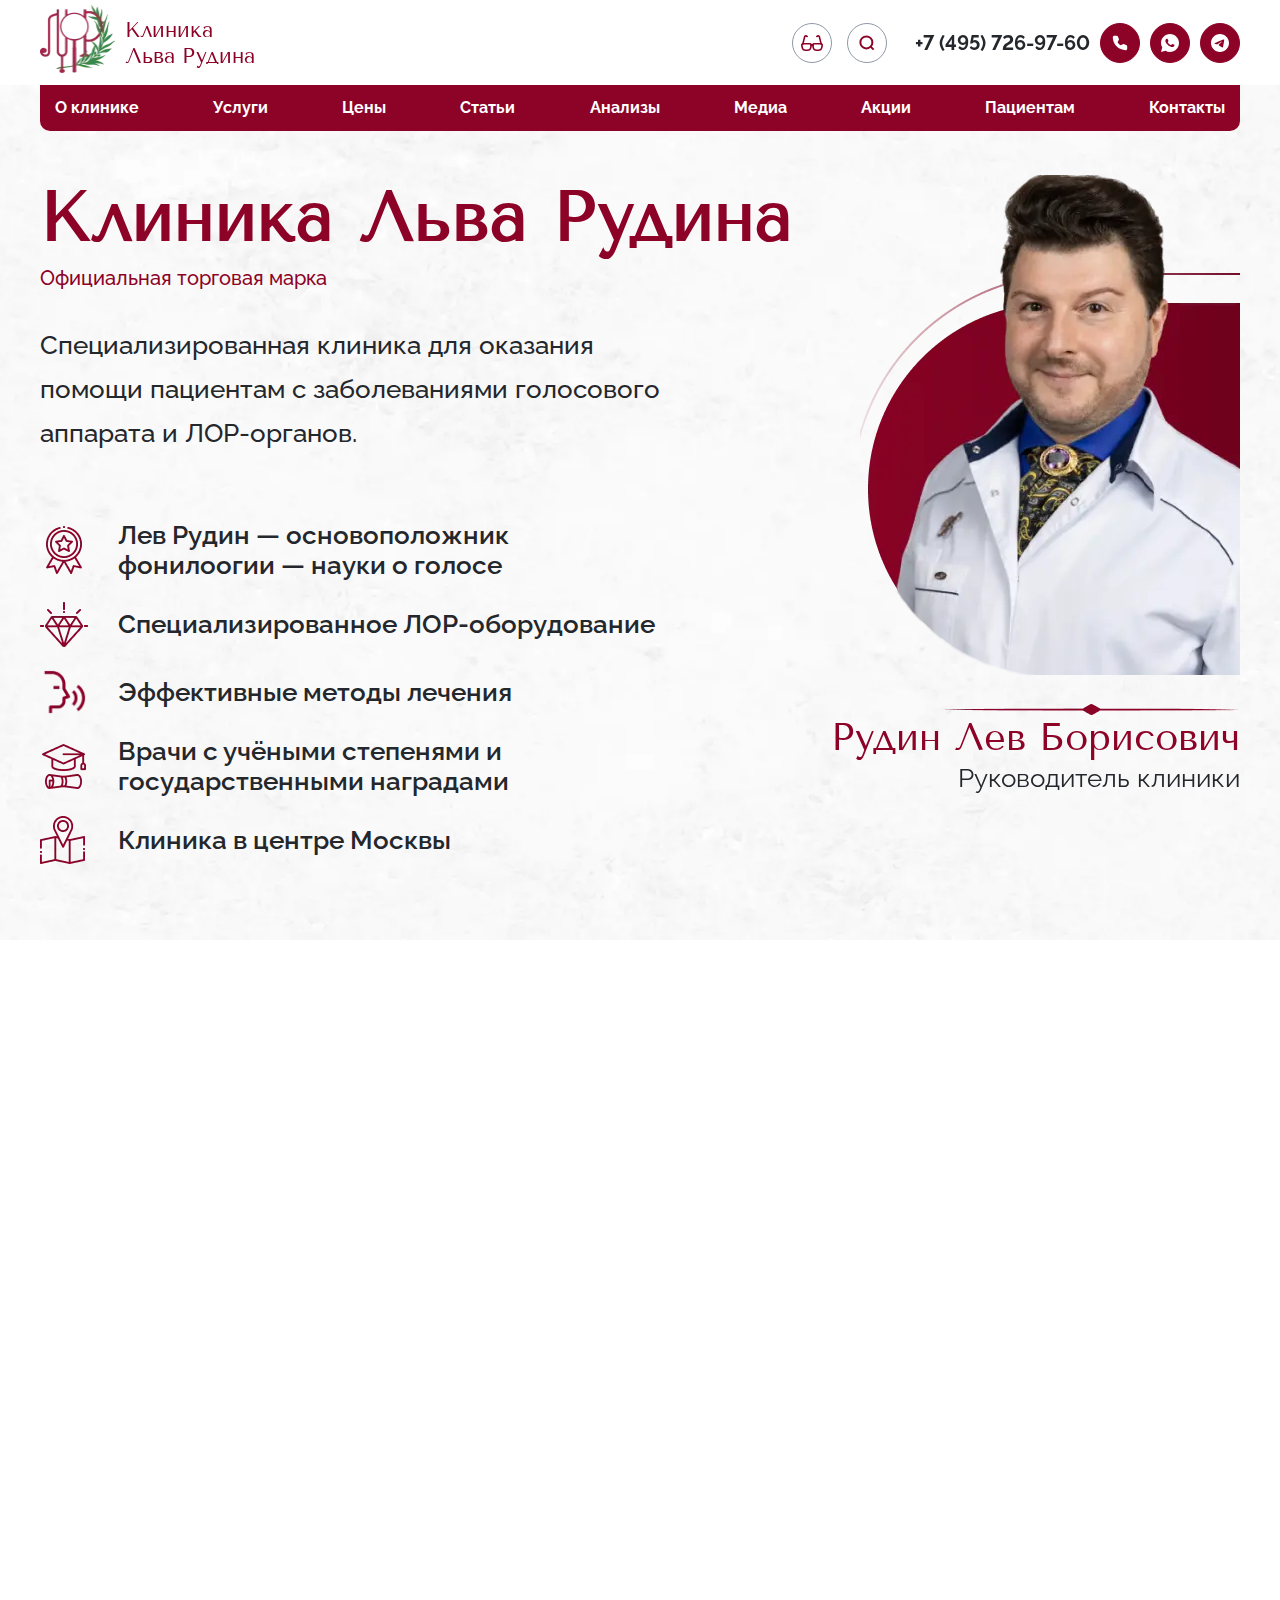
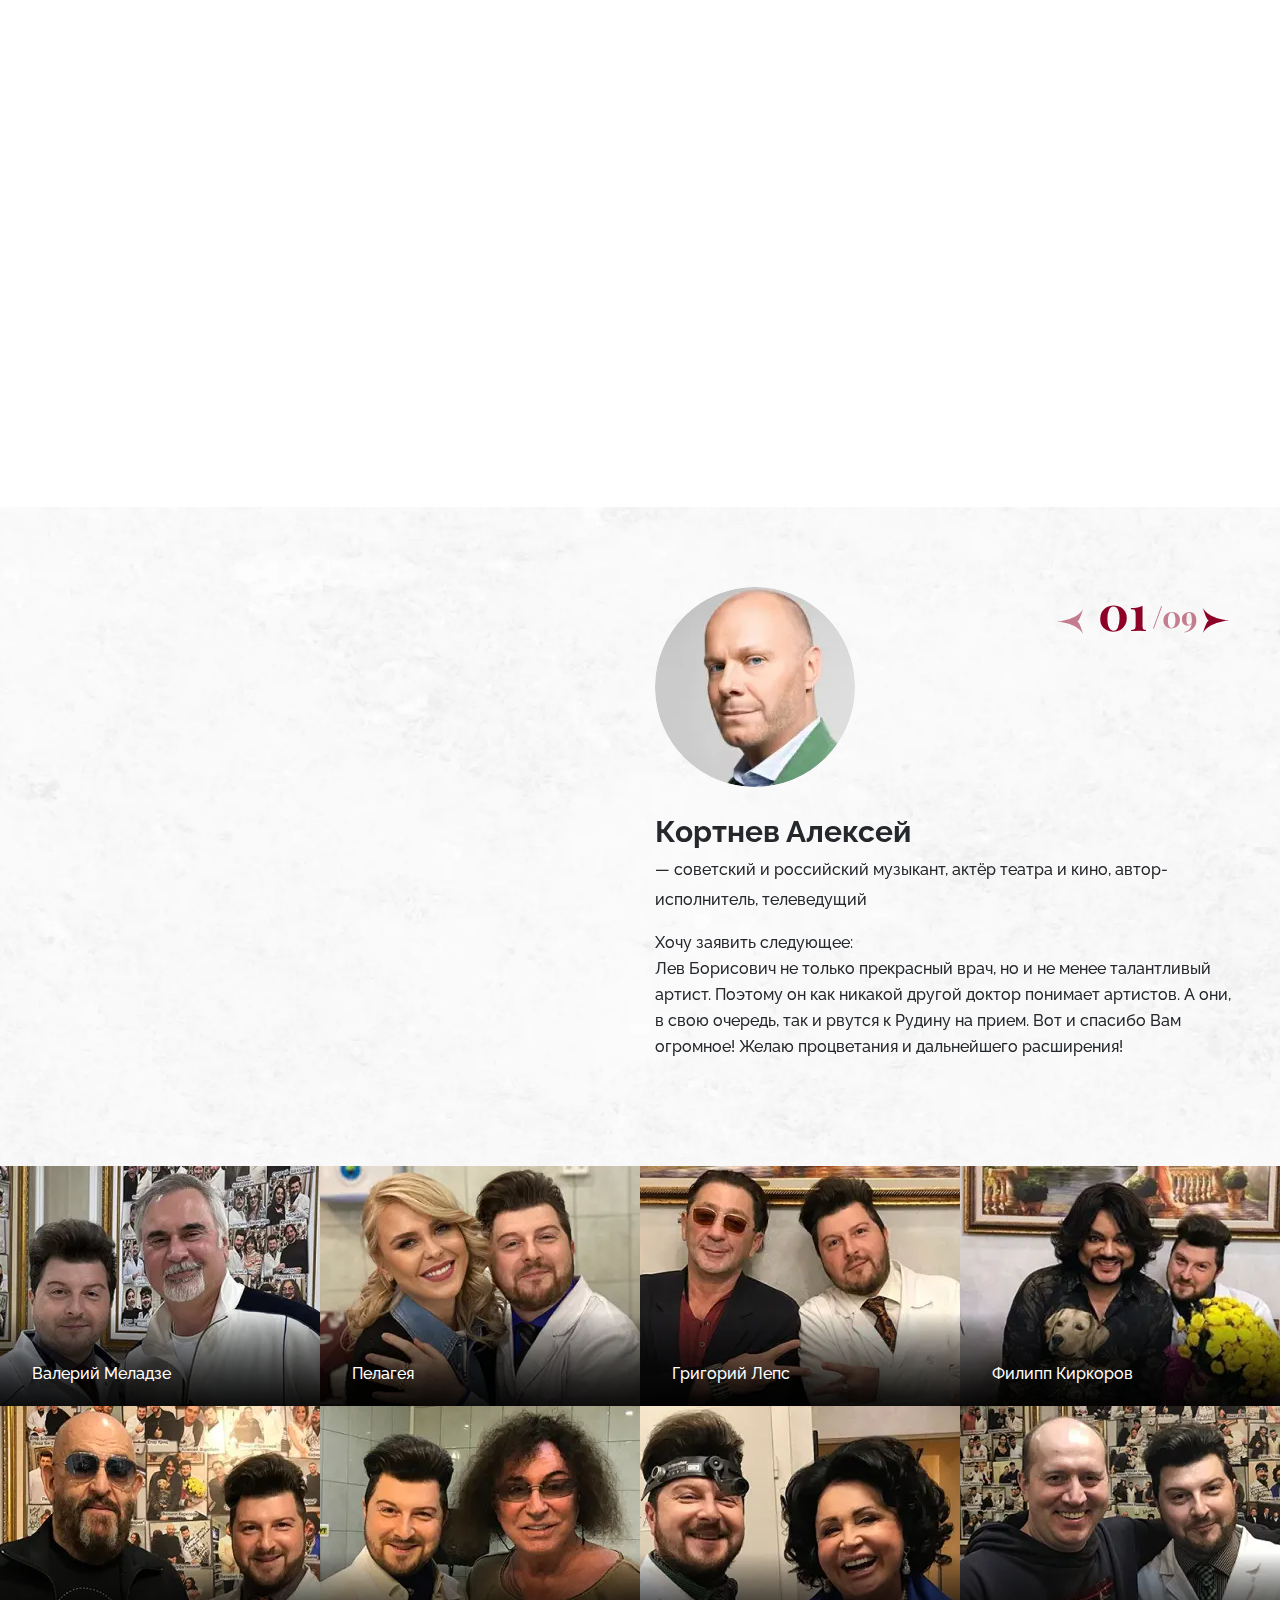
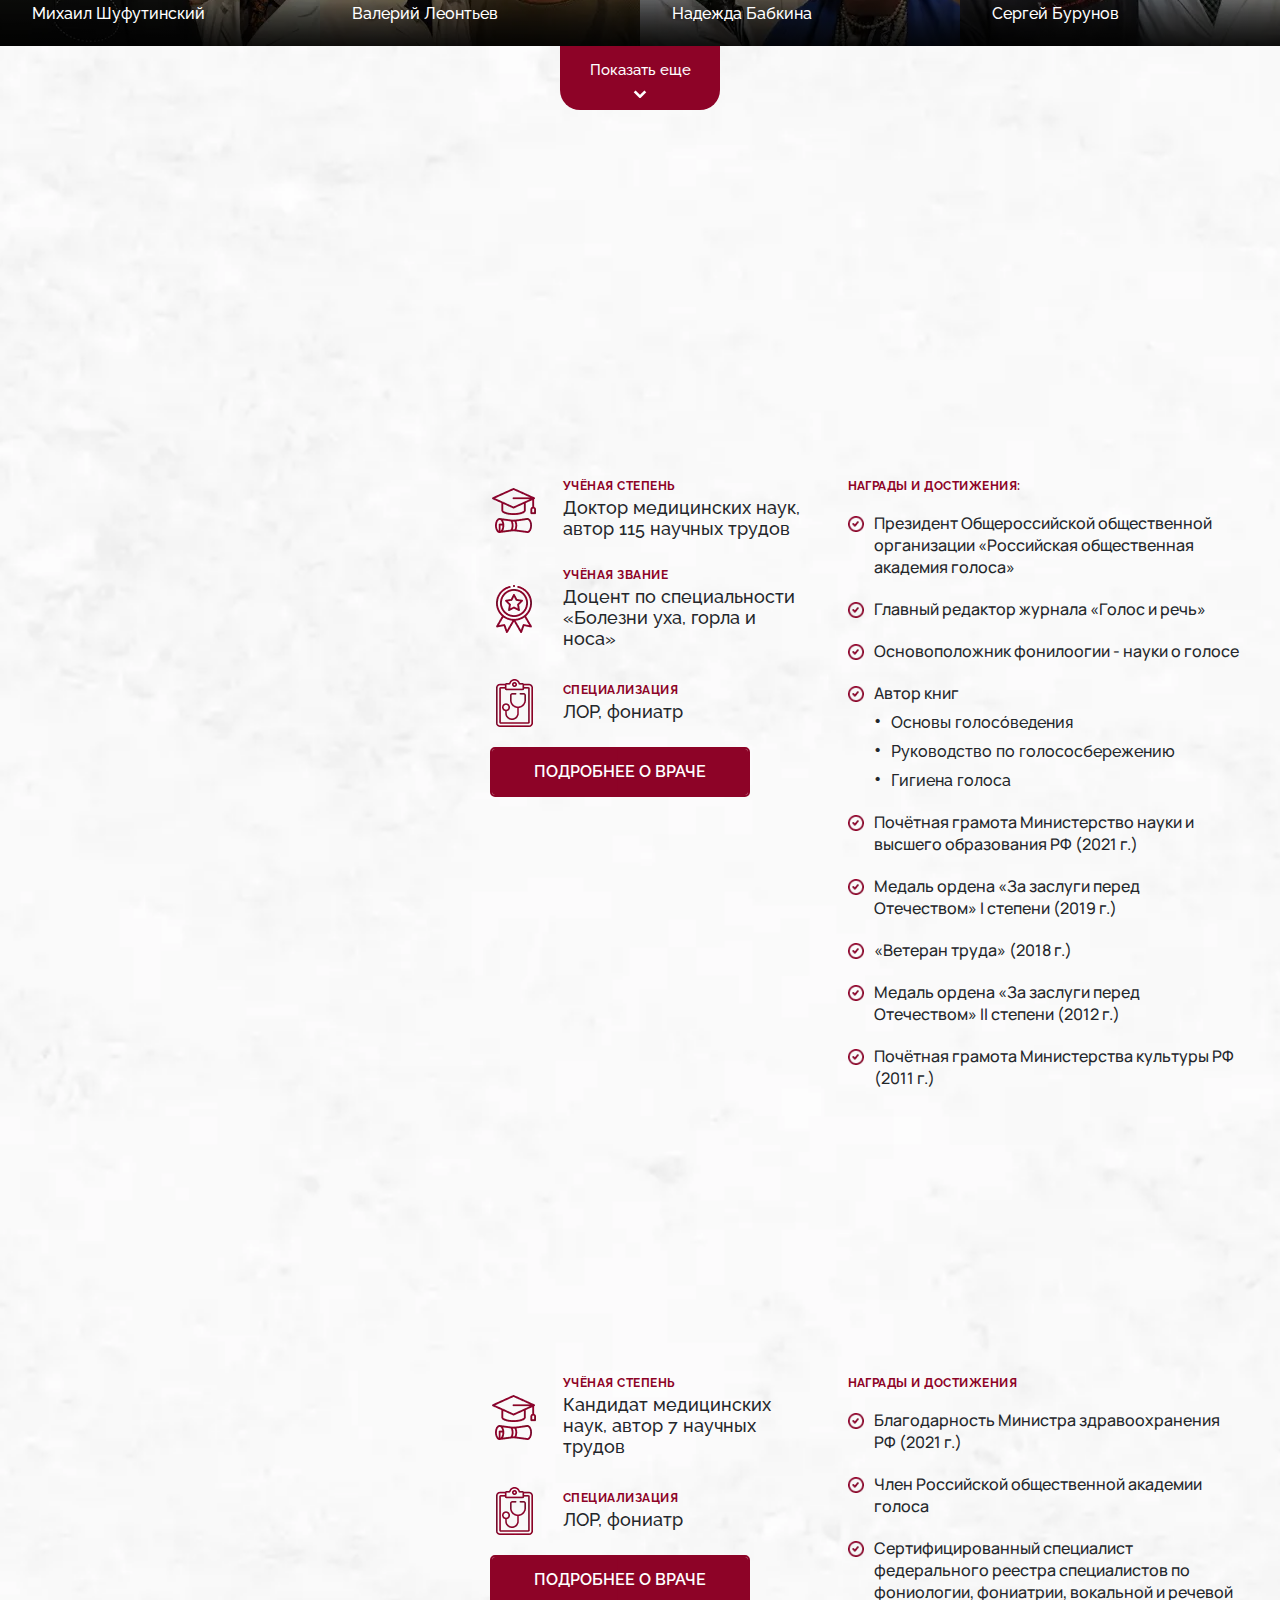
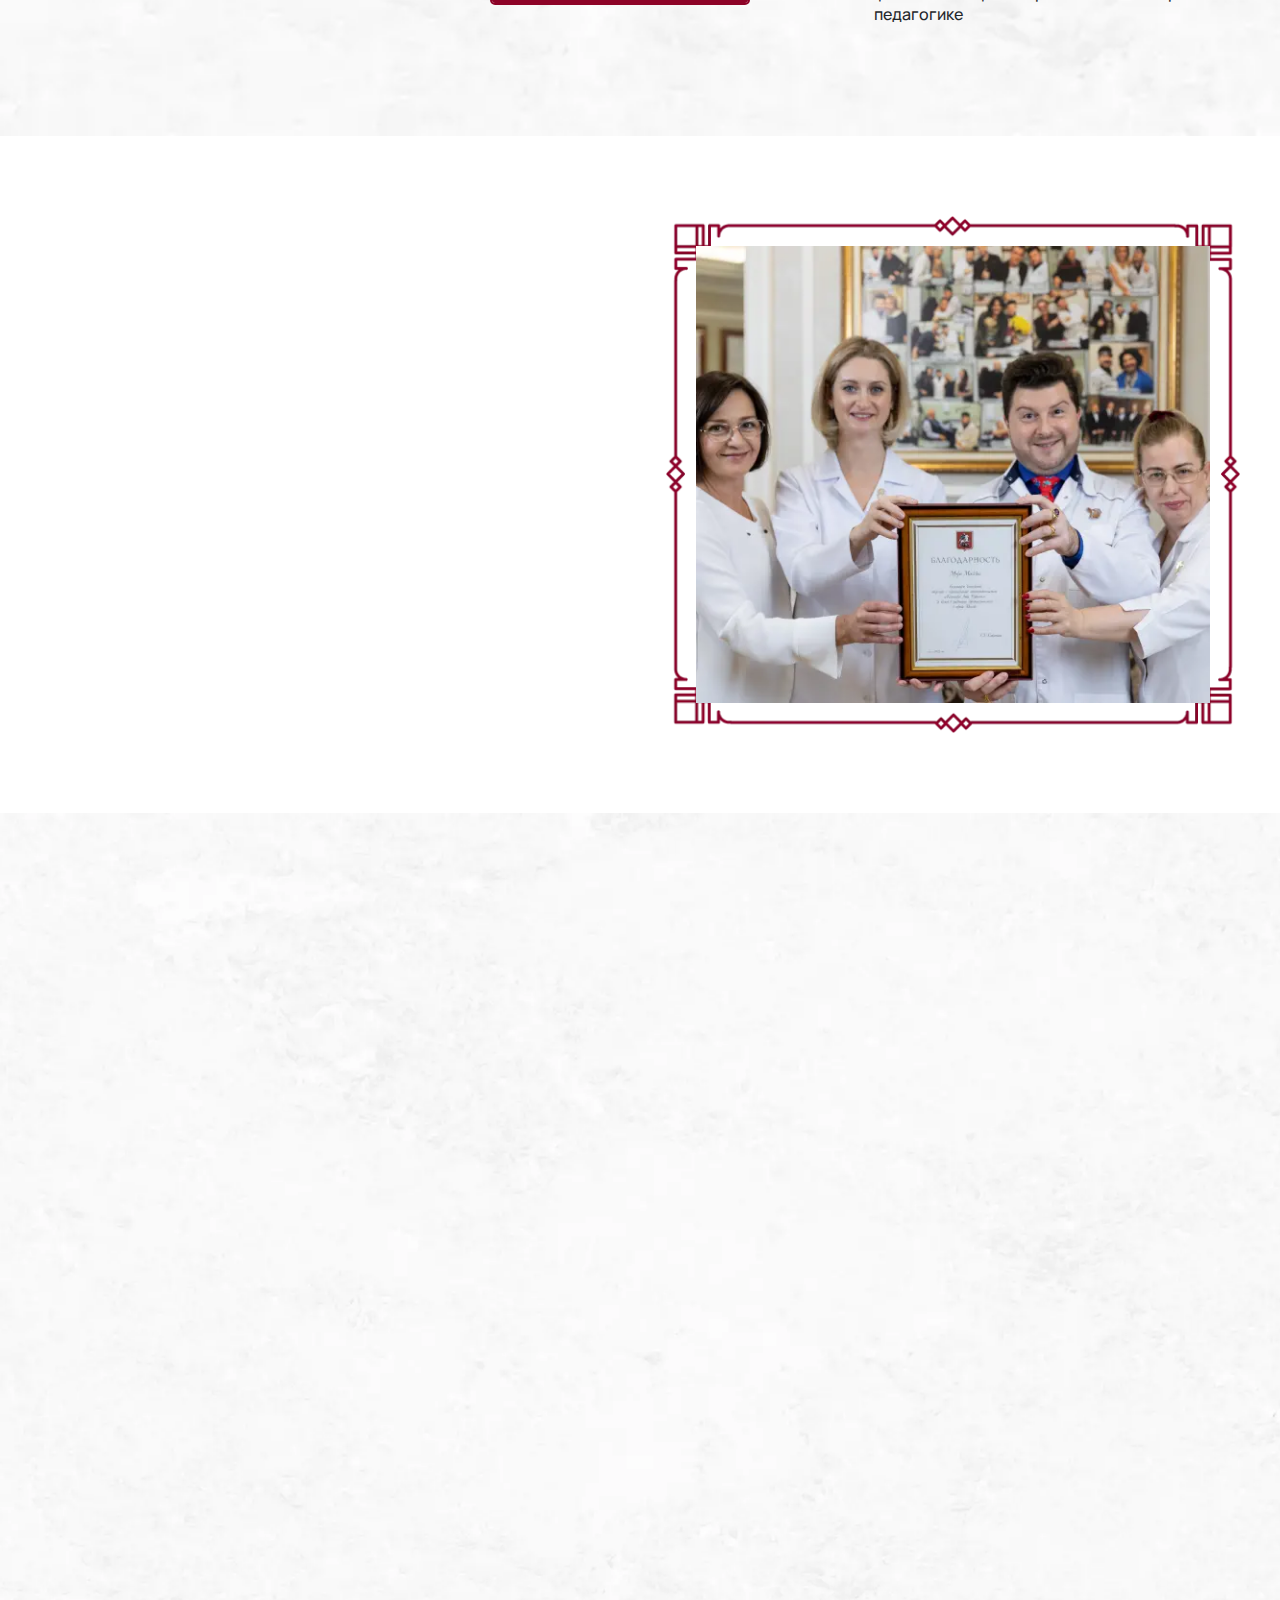
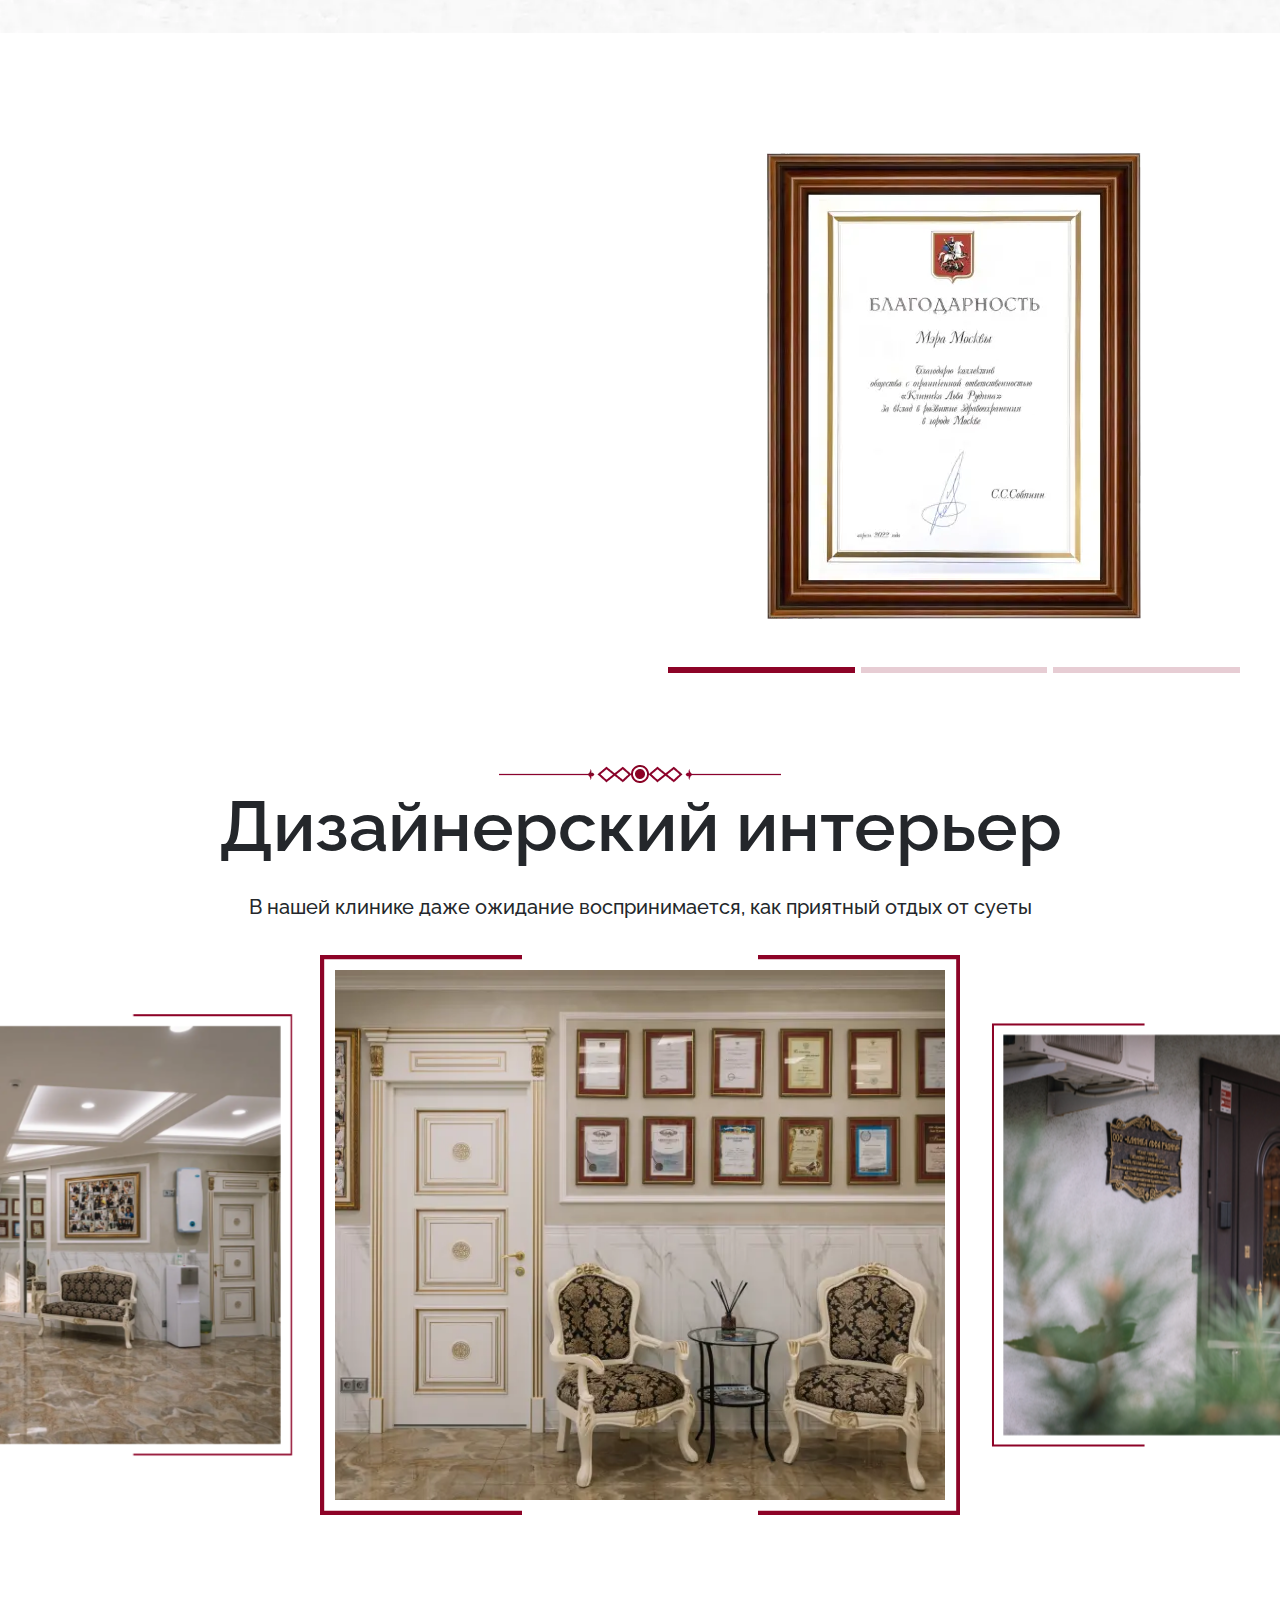
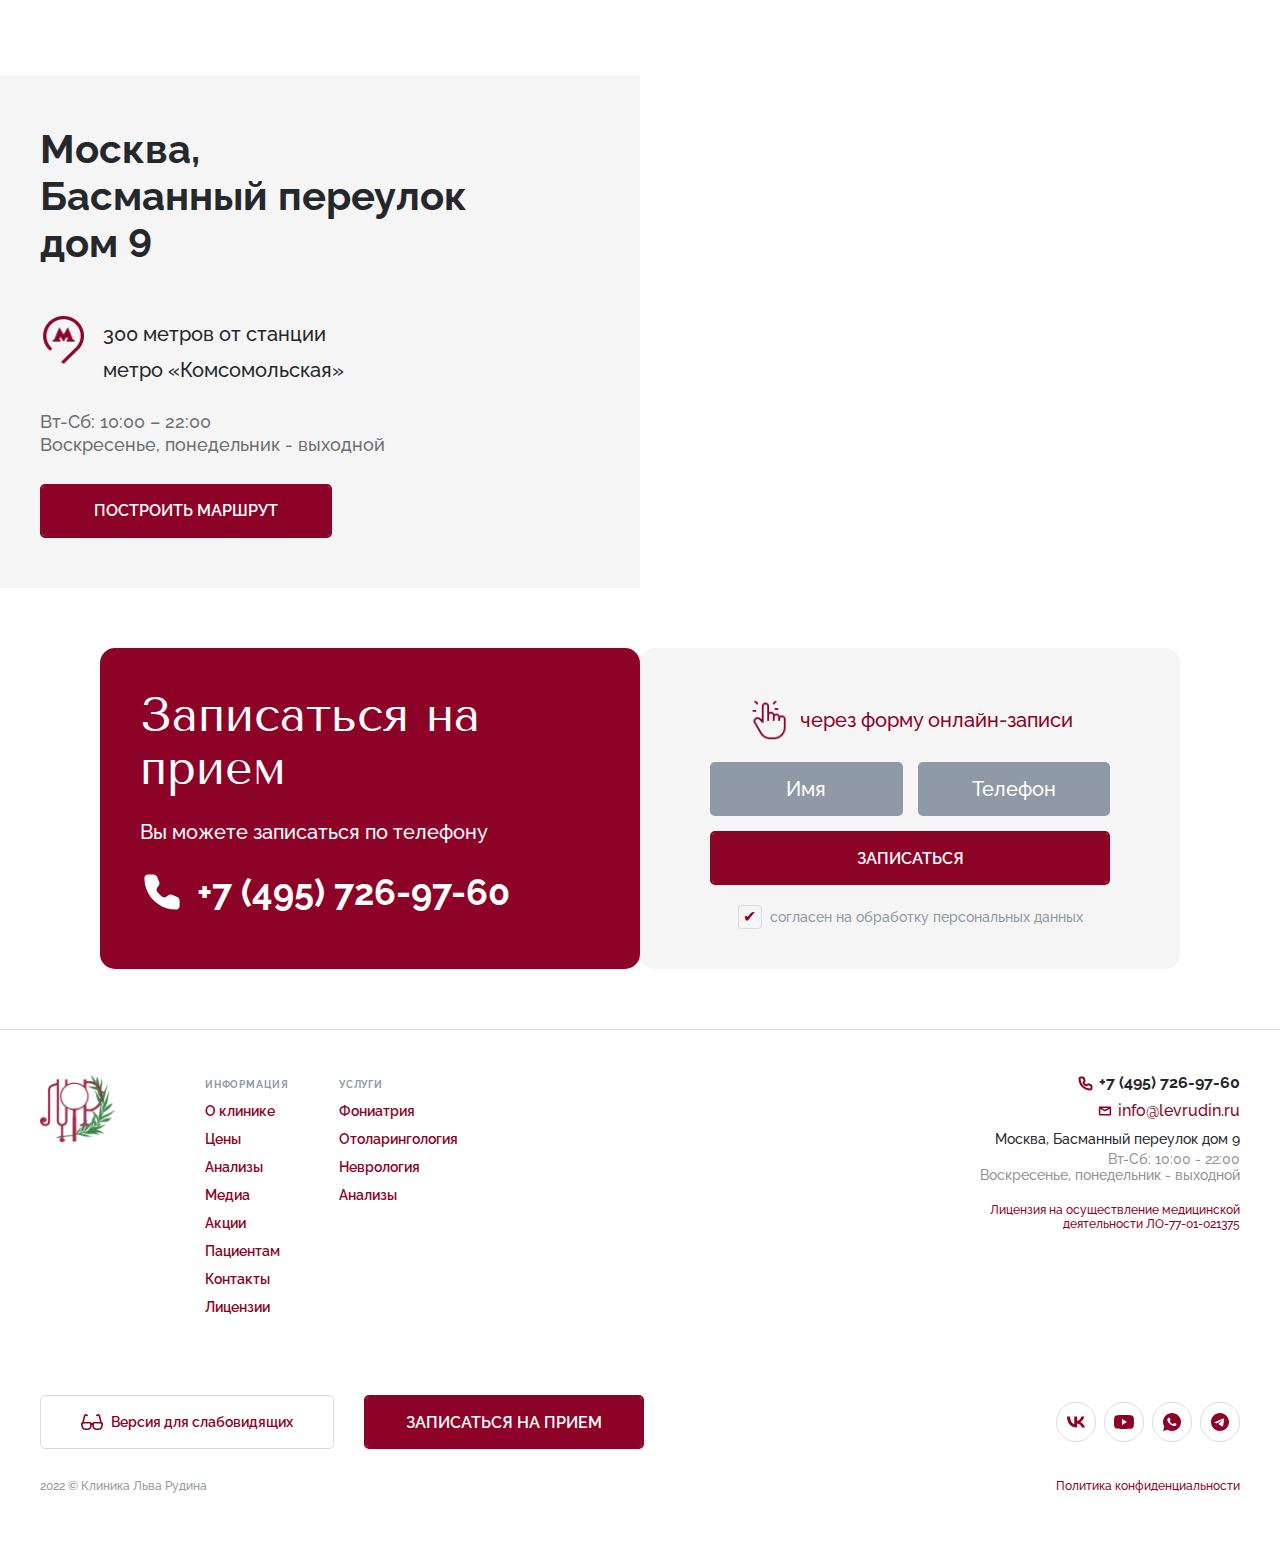
<file: index.html>
<!DOCTYPE html>
<html lang="ru">
<head>
	<title>Клиника Льва Рудина</title>
	<meta charset="UTF-8">
	<meta name="format-detection" content="telephone=no">
	<meta name="viewport" content="width=device-width, initial-scale=1.0">
	<link rel="shortcut icon" href="img/favicon/Gulp.svg">
	<link rel="stylesheet" href="https://cdn.jsdelivr.net/npm/swiper@10/swiper-bundle.min.css?_v=20231223204038" />
	<link href="https://unpkg.com/aos@2.3.1/dist/aos.css?_v=20231223204038" rel="stylesheet">
	<link rel="stylesheet" href="css/style.min.css?_v=20231223204038">
</head>

<body>
	<div class="wrapper">
		<header class="header">
	<div class="header__body">
		<div class="header__container _container">
			<nav class="header__nav">
				<ul class="header__list">
					<li class="header__item"><a href="about.html" class="header__link link-page">О клинике</a></li>
					<li class="header__item"><a href="services.html" class="header__link link-page">Услуги</a></li>
					<li class="header__item"><a href="price.html" class="header__link link-page">Цены</a></li>
					<li class="header__item"><a href="articles.html" class="header__link link-page">Статьи</a></li>
					<li class="header__item"><a href="analyzes.html" class="header__link link-page">Анализы</a></li>
					<li class="header__item"><a href="media.html" class="header__link link-page">Медиа</a></li>
					<li class="header__item"><a href="stocks.html" class="header__link link-page">Акции</a></li>
					<li class="header__item"><a href="patients.html" class="header__link link-page">Пациентам</a></li>
					<li class="header__item"><a href="contacts.html" class="header__link link-page">Контакты</a></li>
					<div class="header__list_close"></div>
				</ul>
				<div class="header-burger">
					<span></span>
					<span></span>
					<span></span>
				</div>
			</nav>

			<div class="header__content">
				<a href="index.html" class="header__logo" data-aos="fade-down">
					<img src="img/logo.webp" alt="logo">
					<span class="header__logo-text">Клиника<br> Льва Рудина</span>
				</a>
				<div class="header__content-controls">
					<button class="header__visuallyImpaired header-controls-btn" data-aos="zoom-in" data-aos-delay="100">
						<svg class='icon'>
							<use xlink:href='img/svg/sprite.svg#glasses'></use>
						</svg>
					</button>
					<form class="header__form">
						<input type="search" name="search" class="header__form_search" placeholder="поиск">
						<span class="header__form_btn header-controls-btn">
							<svg class='icon'>
								<use xlink:href='img/svg/sprite.svg#search'></use>
							</svg>
						</span>
					</form>
				</div>

				<a href="tel:74957269760" class="header__tel" data-aos="fade-down" data-aos-delay="200">+7 (495) 726-97-60</a>

				<div class="header__messengers" data-da=".header__nav,767.98,first">
					<button class="header__messengers_link modal-btn-active" data-aos="zoom-in" data-aos-delay="300">
						<svg class='icon'>
							<use xlink:href='img/svg/sprite.svg#tel'></use>
						</svg>
					</button>
					<a href="https://wa.me/74957269760" class="header__messengers_link" data-aos="zoom-in" data-aos-delay="350"
						target="_blank">
						<svg xmlns="http://www.w3.org/2000/svg" viewBox="0 0 18 18" class="icon">
							<path
								d="M9.00001 0C13.9707 0 18 4.0293 18 8.99999C18 13.9707 13.9707 18 9.00001 18C7.40951 18.0026 5.847 17.5816 4.47301 16.7805L0.00361266 18L1.22041 13.5288C0.418596 12.1544 -0.00264454 10.5912 1.24922e-05 8.99999C1.24922e-05 4.0293 4.02931 0 9.00001 0ZM5.93281 4.77L5.75281 4.7772C5.63628 4.78429 5.52239 4.81491 5.41801 4.8672C5.32038 4.92248 5.23126 4.9916 5.15341 5.0724C5.04541 5.1741 4.98421 5.2623 4.91851 5.3478C4.58562 5.78061 4.40638 6.31198 4.40911 6.858C4.41091 7.299 4.52611 7.72829 4.70611 8.12969C5.07421 8.94149 5.67991 9.80099 6.47911 10.5975C6.67171 10.7892 6.86071 10.9818 7.06411 11.1609C8.05716 12.0352 9.24053 12.6657 10.5201 13.0023L11.0313 13.0806C11.1978 13.0896 11.3643 13.077 11.5317 13.0689C11.7938 13.0554 12.0498 12.9844 12.2814 12.861C12.3993 12.8003 12.5143 12.7342 12.6261 12.663C12.6261 12.663 12.6648 12.6378 12.7386 12.582C12.8601 12.492 12.9348 12.4281 13.0356 12.3228C13.1103 12.2454 13.1751 12.1545 13.2246 12.051C13.2948 11.9043 13.365 11.6244 13.3938 11.3913C13.4154 11.2131 13.4091 11.1159 13.4064 11.0556C13.4028 10.9593 13.3227 10.8594 13.2354 10.8171L12.7116 10.5822C12.7116 10.5822 11.9286 10.2411 11.4498 10.0233C11.3997 10.0014 11.346 9.98891 11.2914 9.98639C11.2298 9.98007 11.1676 9.987 11.1089 10.0067C11.0503 10.0264 10.9965 10.0585 10.9512 10.1007C10.9467 10.0989 10.8864 10.1502 10.2357 10.9386C10.1984 10.9888 10.1469 11.0267 10.0879 11.0475C10.0289 11.0684 9.96509 11.0712 9.90451 11.0556C9.84588 11.0399 9.78843 11.02 9.7326 10.9962C9.62101 10.9494 9.58231 10.9314 9.50581 10.899C8.98927 10.6736 8.51103 10.369 8.08831 9.99629C7.97491 9.89729 7.86961 9.78929 7.76161 9.68489C7.40754 9.3458 7.09896 8.9622 6.84361 8.54369L6.79051 8.45819C6.75237 8.40074 6.72153 8.33877 6.69871 8.27369C6.66451 8.14139 6.75361 8.03519 6.75361 8.03519C6.75361 8.03519 6.97231 7.79579 7.07401 7.66619C7.17301 7.54019 7.25671 7.4178 7.31071 7.3305C7.41691 7.1595 7.45021 6.984 7.39441 6.8481C7.14241 6.2325 6.88141 5.6196 6.61321 5.0112C6.56011 4.8906 6.40261 4.8042 6.25951 4.7871C6.21091 4.7817 6.16231 4.7763 6.11371 4.7727C5.99284 4.76669 5.87173 4.76789 5.75101 4.7763L5.93191 4.7691L5.93281 4.77Z" />
						</svg>
					</a>
					<a href="" class="header__messengers_link" data-aos="zoom-in" data-aos-delay="400" target="_blank">
						<svg xmlns="http://www.w3.org/2000/svg" viewBox="0 0 18 18" class="icon">
							<path
								d="M9 0C4.032 0 0 4.032 0 9C0 13.968 4.032 18 9 18C13.968 18 18 13.968 18 9C18 4.032 13.968 0 9 0ZM13.176 6.12C13.041 7.542 12.456 10.998 12.159 12.591C12.033 13.266 11.781 13.491 11.547 13.518C11.025 13.563 10.629 13.176 10.125 12.843C9.333 12.321 8.883 11.997 8.118 11.493C7.227 10.908 7.803 10.584 8.316 10.062C8.451 9.927 10.755 7.83 10.8 7.641C10.8063 7.61237 10.8054 7.58265 10.7976 7.55442C10.7897 7.52619 10.7751 7.5003 10.755 7.479C10.701 7.434 10.629 7.452 10.566 7.461C10.485 7.479 9.225 8.316 6.768 9.972C6.408 10.215 6.084 10.341 5.796 10.332C5.472 10.323 4.86 10.152 4.401 9.999C3.834 9.819 3.393 9.72 3.429 9.405C3.447 9.243 3.672 9.081 4.095 8.91C6.723 7.767 8.469 7.011 9.342 6.651C11.844 5.607 12.357 5.427 12.699 5.427C12.771 5.427 12.942 5.445 13.05 5.535C13.14 5.607 13.167 5.706 13.176 5.778C13.167 5.832 13.185 5.994 13.176 6.12Z" />
						</svg>
					</a>
				</div>
			</div>
		</div>
	</div>
</header>
		<main class="main">
			<section class="intro section section-bg">
				<div class="intro__container _container">
					<div class="intro__body">
						<div class="intro__content">
							<h1 class="intro__title h1" data-aos="fade-right">Клиника Льва Рудина</h1>
							<span class="intro__subspan">Официальная торговая марка</span>
							<p class="intro__subtitle">Специализированная клиника для оказания помощи пациентам с заболеваниями
								голосового аппарата и ЛОР-органов.</p>
							<ul class="intro__list">
								<li class="intro__item">
									<img src="img/icons/intro-list-2.webp" alt="icon">
									<span>Лев Рудин — основоположник фонилоогии — науки о голосе</span>
								</li>
								<li class="intro__item">
									<img src="img/icons/intro-list-1.webp" alt="icon">
									<span>Специализированное ЛОР-оборудование</span>
								</li>
								<li class="intro__item">
									<img src="img/icons/icon-9.webp" alt="icon">
									<span>Эффективные методы лечения</span>
								</li>
								<li class="intro__item">
									<img src="img/icons/intro-list-3.webp" alt="icon">
									<span>Врачи с учёными степенями
										и государственными наградами</span>
								</li>
								<li class="intro__item">
									<img src="img/icons/intro-list-4.webp" alt="icon">
									<span>Клиника в центре Москвы</span>
								</li>
							</ul>
						</div>
						<div class="intro__right">
							<div class="intro__wpImg">
								<img src="img/rudin_new.webp" alt="Рудин">
							</div>
							<div class="intro__right_block">
								<h2 class="intro__right_title" data-aos="fade-left" data-aos-delay="200">
									Рудин Лев Борисович
									<img src="img/icons/intro-decor.webp" alt="intro-decor">
								</h2>
								<span class="intro__right_post" data-aos="fade-left" data-aos-delay="300">Руководитель клиники</span>
								<a href="" class="intro__right_link button hover" data-aos="fade-left" data-aos-delay="400">Подробнее о
									враче</a>
							</div>
						</div>
					</div>
				</div>
			</section>

			<section class="services section">
				<div class="services__container _container">
					<div class="services__body">
						<h2 class="services__title h2" data-aos="zoom-in-down">
							<img src="img/icons/title-decor.webp" alt="title-decor">
							Направления и услуги
						</h2>
						<div class="services__swiper">
							<div class="services__content">
								<div class="services__block" data-aos="flip-left" data-aos-delay="100">
									<h4 class="services__block_title">Обследование и лечение гортани и голоса</h4>
									<p class="services__block_text">Установим причины нарушений в работе голосового аппарата и назначим
										эффективные методы их устранения
										и профилактики</p>
									<button class="services__block_button button hover">Перейти</button>
								</div>
								<div class="services__block" data-aos="flip-left" data-aos-delay="150">
									<h4 class="services__block_title">Обследование и лечение горла</h4>
									<p class="services__block_text">Используем новейшие высокоэффективные препараты в составе строго
										индивидуальных схем и запатентованных методик</p>
									<button class="services__block_button button hover">Перейти</button>
								</div>
								<div class="services__block" data-aos="flip-left" data-aos-delay="200">
									<h4 class="services__block_title">Обследование и лечение носа</h4>
									<p class="services__block_text">Диагностируем ЛОР-заболевания в самые короткие сроки. (эндоскопия,
										эндоларингоскопия, эндоларингостробоскопия, аудиометрия, тимпанометрия)</p>
									<button class="services__block_button button hover">Перейти</button>
								</div>
								<div class="services__block" data-aos="flip-left" data-aos-delay="250">
									<h4 class="services__block_title">Обследование и лечение уха</h4>
									<p class="services__block_text">Эксперты в области заболеваний уха — невероятно чувствительного
										орагана,
										а потому любые проблемы со слухом, боли и прочие неприятные ощущения требуют консультации у
										специалиста</p>
									<button class="services__block_button button hover">Перейти</button>
								</div>
								<div class="services__block" data-aos="flip-left" data-aos-delay="300">
									<h4 class="services__block_title">Комплексная неврология</h4>
									<p class="services__block_text">Занимается заболеваниями центральной и периферической нервной системы.
										Высокая компетентность наших специалистов - гарантия правильного диагноза</p>
									<button class="services__block_button button hover">Перейти</button>
								</div>
								<div class="services__block" data-aos="flip-left" data-aos-delay="350">
									<h4 class="services__block_title">Акустическая лаборатория</h4>
									<p class="services__block_text">С помощью компьютерных акустических программ устанавливаем
										индивидуальный спектральный портрет голоса, малейший изменения в голосе, не досягаемые нашему слуху,
										проводим различные тесты и исследования</p>
									<button class="services__block_button button hover">Перейти</button>
								</div>
							</div>
							<img src="img/services-bg.webp" alt="services-bg" class="services__bg img-decors bg-1">
							<img src="img/services-bg.webp" alt="services-bg" class="services__bg img-decors  bg-2">
							<div class="services__swiper-pagination swiper-pagination"></div>
						</div>
					</div>
				</div>
			</section>

			<section class="trust section section-bg">
				<div class="trust__container _container">
					<div class="trust__body">
						<div class="trust__content">
							<h2 class="trust__title h2" data-aos="fade-right">
								<img src="img/icons/title-decor.webp" alt="title-decor">
								Вы можете нам доверять
							</h2>
							<p class="trust__text" data-aos="fade-right" data-aos-delay="100">Под нашим наблюдением находятся звезды
								оперы, эстрады, театра и кино, известные
								предприниматели, телеведущие, ученые, педагоги и многие другие прекрасные люди.</p>
						</div>
						<div class="trust__swiper swiper">
							<div class="trust__swiper_wrapper swiper-wrapper">
								<div class="trust__swiper_slide swiper-slide">
									<div class="trust__swiper_wpImg">
										<img src="img/trust-slide-1.webp" alt="trust-slide">
									</div>
									<div class="trust__swiper_name" data-swiper-parallax="-100">Кортнев Алексей</div>
									<div class="trust__swiper_description" data-swiper-parallax="-200"> — советский и российский музыкант,
										актёр театра и кино,
										автор-исполнитель, телеведущий </div>
									<div class="trust__swiper_feedback" data-swiper-parallax="-300">Хочу заявить следующее:<br>
										Лев Борисович не только прекрасный врач, но и не менее талантливый артист. Поэтому он как никакой
										другой доктор понимает артистов. А они, в свою очередь, так и рвутся к Рудину на прием. Вот и
										спасибо Вам огромное! Желаю процветания и дальнейшего расширения! </div>
								</div>
								<div class="trust__swiper_slide swiper-slide">
									<div class="trust__swiper_wpImg">
										<img src="img/trust-slide-2.webp" alt="trust-slide">
									</div>
									<div class="trust__swiper_name" data-swiper-parallax-x="-100" data-swiper-parallax-duration="600">
										Резник Илья</div>
									<div class="trust__swiper_description" data-swiper-parallax-x="-200"
										data-swiper-parallax-duration="600"> — советский и российский поэт-песенник, народный артист России
									</div>
									<div class="trust__swiper_feedback" data-swiper-parallax-x="-300" data-swiper-parallax-duration="600">
										Властитель Неба-авиатор,<br>
										Артиллерист-собрат орудий,<br>
										А мой спаситель-фониатр,<br>
										Хранитель голоса ЛЕВ РУДИН<br>
										Искренне Ваш Илья Резник<br>
									</div>
								</div>
								<div class="trust__swiper_slide swiper-slide">
									<div class="trust__swiper_wpImg">
										<img src="img/trust-slide-3.webp" alt="trust-slide">
									</div>
									<div class="trust__swiper_name" data-swiper-parallax-x="-100" data-swiper-parallax-duration="600">
										Пелагея</div>
									<div class="trust__swiper_description" data-swiper-parallax-x="-200"
										data-swiper-parallax-duration="600"> — эстрадная певица</div>
									<div class="trust__swiper_feedback" data-swiper-parallax-x="-300" data-swiper-parallax-duration="600">
										Самый прекрасный доктор на свете Лев Борисович!!! Только ему можно смело доверять самое дорогое, что
										у меня есть, – ГОЛОС!<br>
										Спасибо, Что всегда меня выручаешь!</div>
								</div>
								<div class="trust__swiper_slide swiper-slide">
									<div class="trust__swiper_wpImg">
										<img src="img/trust-slide-4.webp" alt="trust-slide">
									</div>
									<div class="trust__swiper_name" data-swiper-parallax-x="-100" data-swiper-parallax-duration="600">
										Алексей Воробьев</div>
									<div class="trust__swiper_description" data-swiper-parallax-x="-200"
										data-swiper-parallax-duration="600">— российский музыкант, актёр, режиссёр</div>
									<div class="trust__swiper_feedback" data-swiper-parallax-x="-300" data-swiper-parallax-duration="600">
										Благодарен судьбе за то, что она свела меня с этим профессиональным врачом.</div>
								</div>
								<div class="trust__swiper_slide swiper-slide">
									<div class="trust__swiper_wpImg">
										<img src="img/trust-slide-5.webp" alt="trust-slide">
									</div>
									<div class="trust__swiper_name" data-swiper-parallax-x="-100" data-swiper-parallax-duration="600">
										Юлия Пересильд</div>
									<div class="trust__swiper_description" data-swiper-parallax-x="-200"
										data-swiper-parallax-duration="600"> — российская актриса театра и кино</div>
									<div class="trust__swiper_feedback" data-swiper-parallax-x="-300" data-swiper-parallax-duration="600">
										Лев Борисович! Куда без Вас вообще непонятно… Бежим к Вам как только что-то случается. Спасибо, что
										всегда помогаете. Нежно встречаете! Процветания Вам и Вашей Клинике, ибо Дело делаете
										“необходимейшее”, иначе “птички” перестанут петь.</div>
								</div>
								<div class="trust__swiper_slide swiper-slide">
									<div class="trust__swiper_wpImg">
										<img src="img/trust-slide-6.webp" alt="trust-slide">
									</div>
									<div class="trust__swiper_name" data-swiper-parallax-x="-100" data-swiper-parallax-duration="600">
										Serebro</div>
									<div class="trust__swiper_description" data-swiper-parallax-x="-200"
										data-swiper-parallax-duration="600"> — российская женская поп-группа</div>
									<div class="trust__swiper_feedback" data-swiper-parallax-x="-300" data-swiper-parallax-duration="600">
										Спасибо Вам огромное за Вашу неоценимую помощь! Вы профессионал с Большой буквы, всегда рядом, и Вы
										всегда в отличном настроении… Вы наш доктор Айболит!</div>
								</div>
								<div class="trust__swiper_slide swiper-slide">
									<div class="trust__swiper_wpImg">
										<img src="img/trust-slide-7.webp" alt="trust-slide">
									</div>
									<div class="trust__swiper_name" data-swiper-parallax-x="-100" data-swiper-parallax-duration="600">
										Ренат Ибрагимов</div>
									<div class="trust__swiper_description" data-swiper-parallax-x="-200"
										data-swiper-parallax-duration="600"> — советский и российский эстрадный певец, актёр, композитор,
										продюсер, кинорежиссёр</div>
									<div class="trust__swiper_feedback" data-swiper-parallax-x="-300" data-swiper-parallax-duration="600">
										Огромное спасибо всему персоналу «Клиники Льва Рудина»! Ну и конечно нашему «кузнецу голосов» Льву
										Борисовичу Рудину и нашей «фее голосов» Ольге Витальевне Казариной!</div>
								</div>
								<div class="trust__swiper_slide swiper-slide">
									<div class="trust__swiper_wpImg">
										<img src="img/trust-slide-8.webp" alt="trust-slide">
									</div>
									<div class="trust__swiper_name" data-swiper-parallax-x="-100" data-swiper-parallax-duration="600">
										Пенкин Сергей</div>
									<div class="trust__swiper_description" data-swiper-parallax-x="-200"
										data-swiper-parallax-duration="600"> — советский и российский певец, композитор и актёр</div>
									<div class="trust__swiper_feedback" data-swiper-parallax-x="-300" data-swiper-parallax-duration="600">
										Уважаемый Лев Борисович и Весь Ваш коллектив!<br>
										Хочу пожаловаться на Вас, что редко лечите, но метко. Желаю Вам и всему коллективу здоровья, счастья
										и праздника в серых буднях и нам, чтобы Вы к нам на концерты, а не мы к Вам! Спасибо за
										профессионализм! Люблю!
									</div>
								</div>
								<div class="trust__swiper_slide swiper-slide">
									<div class="trust__swiper_wpImg">
										<img src="img/trust-slide-9.webp" alt="trust-slide">
									</div>
									<div class="trust__swiper_name" data-swiper-parallax-x="-100" data-swiper-parallax-duration="600">
										Марина Девятова</div>
									<div class="trust__swiper_description" data-swiper-parallax-x="-200"
										data-swiper-parallax-duration="600"> — российская певица, исполнительница народных песен, лауреат
										международных фестивалей и конкурсов</div>
									<div class="trust__swiper_feedback" data-swiper-parallax-x="-300" data-swiper-parallax-duration="600">
										Хочу сказать, что это не просто доктор – Лев Рудин ЧЕЛОВЕЧИЩЕ» Невероятный профессионал своего дела,
										который любит всех живых существ (особенно человеческие связки). Зная нашу утончённую артистическую
										психику в нужную минуту подбодрит, а когда надо приведёт в чувства. Люблю, целую, удачи и всех благ!
										Ваша Марина Девятова
									</div>
								</div>
							</div>
							<div class="trust__swiper_navigation">
								<div class="trust__swiper_button trust__swiper_button-prev swiper-button-prev">
									<svg class='icon'>
										<use xlink:href='img/svg/sprite.svg#arrow'></use>
									</svg>
								</div>
								<div class="trust__swiper_info">
									<span class="current-slides"></span>
									<span class="all-slides"></span>
								</div>
								<div class="trust__swiper_button trust__swiper_button-next swiper-button-next">
									<svg class='icon'>
										<use xlink:href='img/svg/sprite.svg#arrow'></use>
									</svg>
								</div>
							</div>
						</div>
					</div>
				</div>
			</section>

			<section class="gallery">
				<div class="gallery__container _container">
					<div class="gallery__body">
						<div class="gallery__content">
							<a class="gallery__tile" href="img/gallery-1.webp">
								<img src="img/gallery-1.webp" alt="gallery">
								<span class="gallery__tile-name">Валерий Меладзе</span>
								<div class="gallery__tile-zoom">
									<svg class='icon'>
										<use xlink:href='img/svg/sprite.svg#zoom'></use>
									</svg>
								</div>
							</a>
							<a class="gallery__tile" href="img/gallery-2.webp">
								<img src="img/gallery-2.webp" alt="gallery">
								<span class="gallery__tile-name">Пелагея</span>
								<div class="gallery__tile-zoom">
									<svg class='icon'>
										<use xlink:href='img/svg/sprite.svg#zoom'></use>
									</svg>
								</div>
							</a>
							<a class="gallery__tile" href="img/gallery-3.webp">
								<img src="img/gallery-3.webp" alt="gallery">
								<span class="gallery__tile-name">Григорий Лепс</span>
								<div class="gallery__tile-zoom">
									<svg class='icon'>
										<use xlink:href='img/svg/sprite.svg#zoom'></use>
									</svg>
								</div>
							</a>
							<a class="gallery__tile" href="img/gallery-4.webp">
								<img src="img/gallery-4.webp" alt="gallery">
								<span class="gallery__tile-name">Филипп Киркоров</span>
								<div class="gallery__tile-zoom">
									<svg class='icon'>
										<use xlink:href='img/svg/sprite.svg#zoom'></use>
									</svg>
								</div>
							</a>
							<a class="gallery__tile" href="img/gallery-5.webp">
								<img src="img/gallery-5.webp" alt="gallery">
								<span class="gallery__tile-name">Михаил Шуфутинский</span>
								<div class="gallery__tile-zoom">
									<svg class='icon'>
										<use xlink:href='img/svg/sprite.svg#zoom'></use>
									</svg>
								</div>
							</a>
							<a class="gallery__tile" href="img/gallery-6.webp">
								<img src="img/gallery-6.webp" alt="gallery">
								<span class="gallery__tile-name">Валерий Леонтьев</span>
								<div class="gallery__tile-zoom">
									<svg class='icon'>
										<use xlink:href='img/svg/sprite.svg#zoom'></use>
									</svg>
								</div>
							</a>
							<a class="gallery__tile" href="img/gallery-7.webp">
								<img src="img/gallery-7.webp" alt="gallery">
								<span class="gallery__tile-name">Надежда Бабкина</span>
								<div class="gallery__tile-zoom">
									<svg class='icon'>
										<use xlink:href='img/svg/sprite.svg#zoom'></use>
									</svg>
								</div>
							</a>
							<a class="gallery__tile" href="img/gallery-10.webp">
								<img src="img/gallery-10.webp" alt="gallery">
								<span class="gallery__tile-name">Сергей Бурунов</span>
								<div class="gallery__tile-zoom">
									<svg class='icon'>
										<use xlink:href='img/svg/sprite.svg#zoom'></use>
									</svg>
								</div>
							</a>
							<a class="gallery__tile" href="img/gallery-11.webp">
								<img src="img/gallery-11.webp" alt="gallery">
								<span class="gallery__tile-name">Владимир Машков</span>
								<div class="gallery__tile-zoom">
									<svg class='icon'>
										<use xlink:href='img/svg/sprite.svg#zoom'></use>
									</svg>
								</div>
							</a>
							<a class="gallery__tile" href="img/gallery-12.webp">
								<img src="img/gallery-12.webp" alt="gallery">
								<span class="gallery__tile-name">Игорь Николаев</span>
								<div class="gallery__tile-zoom">
									<svg class='icon'>
										<use xlink:href='img/svg/sprite.svg#zoom'></use>
									</svg>
								</div>
							</a>
							<a class="gallery__tile" href="img/gallery-13.webp">
								<img src="img/gallery-13.webp" alt="gallery">
								<span class="gallery__tile-name">Нонна Гришаева</span>
								<div class="gallery__tile-zoom">
									<svg class='icon'>
										<use xlink:href='img/svg/sprite.svg#zoom'></use>
									</svg>
								</div>
							</a>
							<a class="gallery__tile" href="img/gallery-16.webp">
								<img src="img/gallery-16.webp" alt="gallery">
								<span class="gallery__tile-name">Олег Меньшиков</span>
								<div class="gallery__tile-zoom">
									<svg class='icon'>
										<use xlink:href='img/svg/sprite.svg#zoom'></use>
									</svg>
								</div>
							</a>
							<a class="gallery__tile" href="img/image-11-12-23-03-14.webp">
								<img src="img/image-11-12-23-03-14.webp" alt="gallery">
								<span class="gallery__tile-name">Олег Газманов</span>
								<div class="gallery__tile-zoom">
									<svg class='icon'>
										<use xlink:href='img/svg/sprite.svg#zoom'></use>
									</svg>
								</div>
							</a>
							<a class="gallery__tile" href="img/image-11-12-23-03-14.webp">
								<img src="img/image-11-12-23-03-14-1.webp" alt="gallery">
								<span class="gallery__tile-name">Ильдар Абдразаков</span>
								<div class="gallery__tile-zoom">
									<svg class='icon'>
										<use xlink:href='img/svg/sprite.svg#zoom'></use>
									</svg>
								</div>
							</a>
							<a class="gallery__tile" href="img/image-11-12-23-03-14-2.webp">
								<img src="img/image-11-12-23-03-14-2.webp" alt="gallery">
								<span class="gallery__tile-name">Владимир Кристовский</span>
								<div class="gallery__tile-zoom">
									<svg class='icon'>
										<use xlink:href='img/svg/sprite.svg#zoom'></use>
									</svg>
								</div>
							</a>
							<a class="gallery__tile" href="img/image-11-12-23-03-14-3.webp">
								<img src="img/image-11-12-23-03-14-3.webp" alt="gallery">
								<span class="gallery__tile-name">Екатерина Стриженова</span>
								<div class="gallery__tile-zoom">
									<svg class='icon'>
										<use xlink:href='img/svg/sprite.svg#zoom'></use>
									</svg>
								</div>
							</a>
						</div>
						<button class="gallery__button">
							<span class="more">Показать еще</span>
							<span class="wrap">Свернуть</span>
							<svg xmlns="http://www.w3.org/2000/svg" viewBox="0 0 11 6">
								<path d="M9.5 1L5.5 5L1.5 1" />
							</svg>
						</button>
					</div>
				</div>
			</section>

			<section class="specialists section section-bg padding-top-120">
				<div class="specialists__container _container">
					<div class="specialists__body">
						<h2 class="specialists__title h2" data-aos="fade-down">Опытные специалисты</h2>
						<div class="specialists__content">
							<div class="specialists__specialist">
								<div class="specialists__specialist_wpImg" data-da=".specialists__specialist_content,991.98,first"
									data-aos="fade-right">
									<img src="img/specialist-1.webp" alt="Рудин Лев Борисович">
								</div>
								<div class="specialists__specialist_content">
									<h3 class="specialists__specialist_title" data-aos="fade-down" data-aos-delay="100">
										<img src="img/icons/intro-decor.webp" alt="intro-decor">
										Рудин<br> Лев Борисович
									</h3>
									<div class="specialists__specialist_flex">
										<div class="specialists__specialist_flex-column">
											<ul class="specialists__specialist_list-left">
												<li class="specialists__specialist_item-left">
													<img src="img/icons/intro-list-3.webp" alt="icon">
													<div class="specialists__specialist_item-content">
														<span>Учёная степень</span>
														<p>Доктор медицинских наук, автор 115 научных трудов</p>
													</div>
												</li>
												<li class="specialists__specialist_item-left">
													<img src="img/icons/intro-list-2.webp" alt="icon">
													<div class="specialists__specialist_item-content">
														<span>Учёная звание</span>
														<p>Доцент по специальности «Болезни уха, горла и носа»</p>
													</div>
												</li>
												<li class="specialists__specialist_item-left">
													<img src="img/icons/intro-list-5.webp" alt="icon">
													<div class="specialists__specialist_item-content">
														<span>специализация</span>
														<p>ЛОР, фониатр</p>
													</div>
												</li>
											</ul>
											<a href="" class="specialists__specialist_button button hover">Подробнее о враче</a>
										</div>
										<div class="specialists__specialist_flex-column">
											<h6 class="specialists__specialist_list-title">Награды и достижения:</h6>
											<ul class="specialists__specialist_list-right">
												<li class="specialists__specialist_item-right">
													<img src="img/icons/check.webp" alt="check">
													<p>Президент Общероссийской общественной организации «Российская общественная академия голоса»
													</p>
												</li>
												<li class="specialists__specialist_item-right">
													<img src="img/icons/check.webp" alt="check">
													<p>Главный редактор журнала «Голос и речь»</p>
												</li>
												<li class="specialists__specialist_item-right">
													<img src="img/icons/check.webp" alt="check">
													<p>Основоположник фонилоогии - науки о голосе</p>
												</li>
												<li class="specialists__specialist_item-right">
													<img src="img/icons/check.webp" alt="check">
													<p>Автор книг</p>
													<ul class="specialists__specialist_subList">
														<li>Основы голосóведения </li>
														<li>Руководство по голососбережению</li>
														<li>Гигиена голоса</li>
													</ul>
												</li>
												<li class="specialists__specialist_item-right">
													<img src="img/icons/check.webp" alt="check">
													<p>Почётная грамота Министерство науки и высшего образования РФ (2021 г.)</p>
												</li>
												<li class="specialists__specialist_item-right">
													<img src="img/icons/check.webp" alt="check">
													<p>Медаль ордена «За заслуги перед Отечеством» I степени (2019 г.)</p>
												</li>
												<li class="specialists__specialist_item-right">
													<img src="img/icons/check.webp" alt="check">
													<p>«Ветеран труда» (2018 г.)</p>
												</li>
												<li class="specialists__specialist_item-right">
													<img src="img/icons/check.webp" alt="check">
													<p>Медаль ордена «За заслуги перед Отечеством» II степени (2012 г.)</p>
												</li>
												<li class="specialists__specialist_item-right">
													<img src="img/icons/check.webp" alt="check">
													<p>Почётная грамота Министерства культуры РФ (2011 г.)</p>
												</li>
											</ul>
										</div>
									</div>
								</div>
							</div>
							<div class="specialists__specialist">
								<div class="specialists__specialist_wpImg" data-da=".specialist-content-2,991.98,first"
									data-aos="fade-right">
									<img src="img/specialist-2.webp" alt="Казарина Ольга Витальевна">
								</div>
								<div class="specialists__specialist_content specialist-content-2">
									<h3 class="specialists__specialist_title" data-aos="fade-down" data-aos-delay="100">
										<img src="img/icons/intro-decor.webp" alt="intro-decor">
										Казарина<br> Ольга Витальевна
									</h3>
									<div class="specialists__specialist_flex">
										<div class="specialists__specialist_flex-column">
											<ul class="specialists__specialist_list-left">
												<li class="specialists__specialist_item-left">
													<img src="img/icons/intro-list-3.webp" alt="icon">
													<div class="specialists__specialist_item-content">
														<span>Учёная степень</span>
														<p>Кандидат медицинских наук, автор 7 научных трудов</p>
													</div>
												</li>
												<li class="specialists__specialist_item-left">
													<img src="img/icons/intro-list-5.webp" alt="icon">
													<div class="specialists__specialist_item-content">
														<span>специализация</span>
														<p>ЛОР, фониатр</p>
													</div>
												</li>
											</ul>
											<a href="" class="specialists__specialist_button button hover">Подробнее о враче</a>
										</div>
										<div class="specialists__specialist_flex-column">
											<h6 class="specialists__specialist_list-title">Награды и достижения</h6>
											<ul class="specialists__specialist_list-right">
												<li class="specialists__specialist_item-right">
													<img src="img/icons/check.webp" alt="check">
													<p>Благодарность Министра здравоохранения РФ (2021 г.)</p>
												</li>
												<li class="specialists__specialist_item-right">
													<img src="img/icons/check.webp" alt="check">
													<p>Член Российской общественной академии голоса</p>
												</li>
												<li class="specialists__specialist_item-right">
													<img src="img/icons/check.webp" alt="check">
													<p>Сертифицированный специалист федерального реестра специалистов по фониологии, фониатрии,
														вокальной и речевой педагогике</p>
												</li>
											</ul>
										</div>
									</div>
								</div>
							</div>
						</div>
					</div>
				</div>
			</section>

			<section class="thanks section">
				<div class="thanks__container _container">
					<div class="thanks__body">
						<div class="specialists__progress">
							<div class="specialists__progress_content progress-content-1">
								<h3 class="specialists__progress_title h3 text-center" data-aos="fade-right">
									<img src="img/icons/title-decor.webp" alt="title-decor">
									Награждены Благодарностью Мэра Москвы
								</h3>
								<div class="specialists__progress_wpText border-decor">
									<p class="specialists__progress_subtitle" data-aos="zoom-in" data-aos-delay="100">За вклад в
										здравоохранение Москвы</p>
									<p class="specialists__progress_text" data-aos="fade-right" data-aos-delay="150">Коллектив Клиники
										Льва Рудина уже давно
										называют ЗВЁЗДНЫМ! Мы
										работаем со звёздами, но и сами широко известны благодаря своей практической, научной и
										общественной
										деятельности, имеем учёные степени и звания, награждены государственными и ведомственными
										наградами.
									</p>
									<img src="img/icons/decor-2.webp" alt="decor" class="img-decor">
								</div>
							</div>

							<div class="specialists__progress_wpImg border-decor" data-da=".progress-content-1,767.98,1">
								<img src="img/progress-1.webp" alt="progress">
							</div>
						</div>
					</div>
				</div>
			</section>

			<section class="equipment section section-bg">
				<div class="equipment__container _container">
					<div class="equipment__body">
						<div class="specialists__progress">
							<div class="specialists__progress_content progress-content-2">
								<h3 class="specialists__progress_title h3" data-aos="fade-left">
									<img src="img/icons/title-decor.webp" alt="title-decor">
									Современое специализированное оборудование
								</h3>
								<p class="specialists__progress_text" data-aos="fade-left" data-aos-delay="50">Точность диагноза и
									эффективность лечения напрямую зависят от
									качества диагностики.</p>
								<p class="specialists__progress_text" data-aos="fade-left" data-aos-delay="100">
									Поэтому в Клинике используется новейшее и уникальное оборудования как для проведения стандартной
									ЛОР-диагностики, так и для специальных фониатрических обследований.
								</p>
							</div>

							<div class="specialists__progress_wpImg" data-da=".progress-content-2,767.98,1">
								<ul class="grid-images">
									<div class="grid-images__column">
										<li class="grid-images__item" data-aos="zoom-in">
											<img src="img/equipment-1.webp" alt="equipment">
										</li>

										<li class="grid-images__item" data-aos="zoom-in" data-aos-delay="50">
											<img src="img/equipment-3.webp" alt="equipment">
										</li>

										<li class="grid-images__item" data-aos="zoom-in" data-aos-delay="100">
											<img src="img/equipment-5.webp" alt="equipment">
										</li>
									</div>
									<div class="grid-images__column" data-aos="zoom-in" data-aos-delay="150">
										<li class="grid-images__item">
											<img src="img/equipment-2.webp" alt="equipment">
										</li>
										<li class="grid-images__item" data-aos="zoom-in" data-aos-delay="200">
											<img src="img/equipment-4.webp" alt="equipment">
										</li>
										<li class="grid-images__item" data-aos="zoom-in" data-aos-delay="250">
											<img src="img/equipment-7.webp" alt="equipment">
										</li>
									</div>
								</ul>
							</div>
						</div>
					</div>
				</div>
			</section>

			<section class="certificates section">
				<div class="certificates__container _container">
					<div class="certificates__body">
						<div class="certificates__progress">
							<div class="certificates__progress_content progress-content-3">
								<h3 class="certificates__progress_title h3" data-aos="fade-right">
									<img src="img/icons/title-decor.webp" alt="title-decor">
									Сертификаты и свидетельства
								</h3>
								<p class="certificates__progress_text" data-aos="fade-right" data-aos-delay="100">Кроме того, Клиника
									Льва Рудина включена в Единый реестр добровольной сертификации Национального реестра надежных
									поставщиков и является обладателем знака соответствия системы добровольной сертификации «Современный
									стандарт качества». Такой статус получают только компании с безупречной репутацией.
								</p>
								<ul class="certificates__progress__files">
									<li class="certificates__progress__file" data-aos="fade-right" data-aos-delay="150">
										<svg class='icon'>
											<use xlink:href='img/svg/sprite.svg#file'></use>
										</svg>
										<a href="assets/files/Благодарность Мэра.pdf" target="_blank">Благодарность Мэра</a>
									</li>
									<li class="certificates__progress__file" data-aos="fade-right" data-aos-delay="200">
										<svg class='icon'>
											<use xlink:href='img/svg/sprite.svg#file'></use>
										</svg>
										<a href="assets/files/Товарный знак фониология.pdf" target="_blank">Свидетельство на товарный знак
											№860374</a>
									</li>
									<li class="certificates__progress__file" data-aos="fade-right" data-aos-delay="250">
										<svg class='icon'>
											<use xlink:href='img/svg/sprite.svg#file'></use>
										</svg>
										<a href="assets/files/Свидетельство на товарный знак.pdf" target="_blank">Свидетельство на товарный
											знак
											№814823</a>
									</li>
								</ul>
							</div>
							<div class="certificates__progress_wpImg certificates__swiper swiper"
								data-da=".progress-content-3,767.98,1">
								<div class="certificates__swiper-wrapper swiper-wrapper">
									<div class="certificates__swiper-slide swiper-slide">
										<img src="img/specialists.webp" alt="specialists">
									</div>
									<div class="certificates__swiper-slide swiper-slide">
										<img src="img/Товарный знак фониология_page-0001.webp" alt="specialists">
									</div>
									<div class="certificates__swiper-slide swiper-slide">
										<img src="img/Свидетельство на товарный знак_page-0001.webp" alt="specialists">
									</div>
								</div>
								<div class="certificates__swiper-pagination"></div>
							</div>
						</div>
					</div>
				</div>
			</section>

			<section class="interior section">
				<div class="interior__body">
					<h2 class="interior__title h2">
						<img src="img/icons/title-decor.webp" alt="interior">
						Дизайнерский интерьер
					</h2>
					<p class="interior__subtitle">В нашей клинике даже ожидание воспринимается, как приятный отдых от суеты</p>
					<div class="interior__slider swiper">
						<div class="interior__slider-wrapper swiper-wrapper">
							<div class="interior__slider-slide swiper-slide">
								<svg xmlns="http://www.w3.org/2000/svg" viewBox="0 0 193 534" class="icon left">
									<path d="M193 533H1L1 1L193 1" />
								</svg>
								<a class="interior__slider-button" href="img/interior-1.webp" data-fslightbox="gallery"></a>
								<img src="img/interior-1.webp" alt="interior" class="interior__slider-img">
								<svg xmlns="http://www.w3.org/2000/svg" viewBox="0 0 193 534" class="icon right">
									<path d="M0 533H192V1H0" />
								</svg>
							</div>
							<div class="interior__slider-slide swiper-slide">
								<svg xmlns="http://www.w3.org/2000/svg" viewBox="0 0 193 534" class="icon left">
									<path d="M193 533H1L1 1L193 1" />
								</svg>
								<a class="interior__slider-button" href="img/interior-2.webp" data-fslightbox="gallery"></a>
								<img src="img/interior-2.webp" alt="interior" class="interior__slider-img">
								<svg xmlns="http://www.w3.org/2000/svg" viewBox="0 0 193 534" class="icon right">
									<path d="M0 533H192V1H0" />
								</svg>
							</div>
							<div class="interior__slider-slide swiper-slide">
								<svg xmlns="http://www.w3.org/2000/svg" viewBox="0 0 193 534" class="icon left">
									<path d="M193 533H1L1 1L193 1" />
								</svg>
								<a class="interior__slider-button" href="img/interior-3.webp" data-fslightbox="gallery"></a>
								<img src="img/interior-3.webp" alt="interior" class="interior__slider-img">
								<svg xmlns="http://www.w3.org/2000/svg" viewBox="0 0 193 534" class="icon right">
									<path d="M0 533H192V1H0" />
								</svg>
							</div>
							<div class="interior__slider-slide swiper-slide">
								<svg xmlns="http://www.w3.org/2000/svg" viewBox="0 0 193 534" class="icon left">
									<path d="M193 533H1L1 1L193 1" />
								</svg>
								<a class="interior__slider-button" href="img/interior-4.webp" data-fslightbox="gallery"></a>
								<img src="img/interior-4.webp" alt="interior" class="interior__slider-img">
								<svg xmlns="http://www.w3.org/2000/svg" viewBox="0 0 193 534" class="icon right">
									<path d="M0 533H192V1H0" />
								</svg>
							</div>
							<div class="interior__slider-slide swiper-slide">
								<svg xmlns="http://www.w3.org/2000/svg" viewBox="0 0 193 534" class="icon left">
									<path d="M193 533H1L1 1L193 1" />
								</svg>
								<a class="interior__slider-button" href="img/interior-5.webp" data-fslightbox="gallery"></a>
								<img src="img/interior-5.webp" alt="interior" class="interior__slider-img">
								<svg xmlns="http://www.w3.org/2000/svg" viewBox="0 0 193 534" class="icon right">
									<path d="M0 533H192V1H0" />
								</svg>
							</div>
							<div class="interior__slider-slide swiper-slide">
								<svg xmlns="http://www.w3.org/2000/svg" viewBox="0 0 193 534" class="icon left">
									<path d="M193 533H1L1 1L193 1" />
								</svg>
								<a class="interior__slider-button" href="img/interior-6.webp" data-fslightbox="gallery"></a>
								<img src="img/interior-6.webp" alt="interior" class="interior__slider-img">
								<svg xmlns="http://www.w3.org/2000/svg" viewBox="0 0 193 534" class="icon right">
									<path d="M0 533H192V1H0" />
								</svg>
							</div>
							<div class="interior__slider-slide swiper-slide">
								<svg xmlns="http://www.w3.org/2000/svg" viewBox="0 0 193 534" class="icon left">
									<path d="M193 533H1L1 1L193 1" />
								</svg>
								<a class="interior__slider-button" href="img/interior-7.webp" data-fslightbox="gallery"></a>
								<img src="img/interior-7.webp" alt="interior" class="interior__slider-img">
								<svg xmlns="http://www.w3.org/2000/svg" viewBox="0 0 193 534" class="icon right">
									<path d="M0 533H192V1H0" />
								</svg>
							</div>
							<div class="interior__slider-slide swiper-slide">
								<svg xmlns="http://www.w3.org/2000/svg" viewBox="0 0 193 534" class="icon left">
									<path d="M193 533H1L1 1L193 1" />
								</svg>
								<a class="interior__slider-button" href="img/interior-8.webp" data-fslightbox="gallery"></a>
								<img src="img/interior-8.webp" alt="interior" class="interior__slider-img">
								<svg xmlns="http://www.w3.org/2000/svg" viewBox="0 0 193 534" class="icon right">
									<path d="M0 533H192V1H0" />
								</svg>
							</div>
						</div>
					</div>
				</div>
			</section>

			<section class="map section">
				<div class="map__container">
					<div class="map__body">
						<div class="map__content">
							<div class="map__wpText">
								<img src="img/icons/decor-3.webp" alt="decor" class="decor">
								<address class="map__address">Москва,<br> Басманный переулок<br> дом 9</address>
								<div class="map__address-info">
									<img src="img/icons/metro.webp" alt="metro">
									<span>300 метров от станции метро «Комсомольская»</span>
								</div>
								<ul class="map__schedule">
									<li>Вт-Сб: 10:00 – 22:00</li>
									<li>Воскресенье, понедельник - выходной</li>
								</ul>
								<a href="https://yandex.ru/maps/?rtext=~55.77141719006554,37.66014611838522"
									class="map__button button hover" target="_blank">Построить маршрут</a>
							</div>
						</div>

						<div class="map__yandex">
							<!-- <img src="img/map.webp" alt="map"> -->
							<div id="map" class="yandex-mapper">
								<script type="text/javascript" charset="utf-8" async
									src="https://api-maps.yandex.ru/services/constructor/1.0/js/?um=constructor%3A8cde998a4ff33b60fbc91853509499b95c0408c4ca67b87ef399293d64700e59&amp;width=100%25&amp;height=500&amp;lang=ru_RU&amp;scroll=true&_v=20231223204038"></script>
							</div>
						</div>
					</div>
				</div>
			</section>

			<section class="record section">
  <div class="record__container _container">
    <div class="record__body">
      <div class="record__content">
        <div class="record__block">
          <h4 class="record__title">Записаться на прием</h4>
          <span>Вы можете записаться по телефону</span>
          <div class="record__block-bottom">
            <svg class='icon'>
              <use xlink:href='img/svg/sprite.svg#tel'></use>
            </svg>
            <a href="tel:74957269760" class="record__tel">+7 (495) 726-97-60</a>
          </div>
        </div>
        <form class="record__form form-record" data-form="record">
          <div class="record__form_unavailable _none"><span>записаться можно только по телефону</span></div>
          <div class="record__form_info">
            <img src="img/icons/tabler.webp" alt="tabler">
            <span>через форму онлайн-записи</span>
          </div>
          <div class="record__form_row">
            <div class="record__form_wpInput wpInput">
              <input type="text" name="name" class="record__form_input input" placeholder="Имя">
            </div>
            <div class="record__form_wpInput wpInput">
              <input type="tel" name="phone" class="record__form_input input" inputmode="tel" placeholder="Телефон">
            </div>
          </div>
          <button type="submit" class="record__form_button button hover">Записаться</button>
          <label class="record__form_bottom wpCheckbox-label">
            <input type="checkbox" name="privacy-policy" class="input-checkbox" id="privacy-policy" checked>
            <label for="privacy-policy" class="record__form_checkbox-label checkbox-label"></label>
            <p class="record__form_text">согласен на обработку персональных данных</p>
          </label>
        </form>
      </div>
    </div>
  </div>
</section>
		</main>
		<footer class="footer">
	<div class="footer__container _container">
		<div class="footer__body">
			<div class="footer__top">
				<a href="index.html" class="footer__logo">
					<img src="img/logo.webp" alt="logo">
				</a>
				<nav class="footer__nav">
					<ul class="footer__list">
						<li class="footer__li">
							<span>Информация</span>
						</li>
						<li class="footer__li">
							<a href="#" class="footer__link">О клинике</a>
						</li>
						<li class="footer__li">
							<a href="#" class="footer__link">Цены</a>
						</li>
						<li class="footer__li">
							<a href="#" class="footer__link">Анализы</a>
						</li>
						<li class="footer__li">
							<a href="#" class="footer__link">Медиа</a>
						</li>
						<li class="footer__li">
							<a href="#" class="footer__link">Акции</a>
						</li>
						<li class="footer__li">
							<a href="#" class="footer__link">Пациентам</a>
						</li>
						<li class="footer__li">
							<a href="#" class="footer__link">Контакты</a>
						</li>
						<li class="footer__li">
							<a href="#" class="footer__link">Лицензии</a>
						</li>
					</ul>
					<ul class="footer__list">
						<li class="footer__li">
							<span>Услуги</span>
						</li>
						<li class="footer__li">
							<a href="#" class="footer__link">Фониатрия</a>
						</li>
						<li class="footer__li">
							<a href="#" class="footer__link">Отоларингология</a>
						</li>
						<li class="footer__li">
							<a href="#" class="footer__link">Неврология</a>
						</li>
						<li class="footer__li">
							<a href="#" class="footer__link">Анализы</a>
						</li>
					</ul>
				</nav>

				<div class="footer__info-block">
					<a href="tel:74957269760" class="footer__tel">
						<svg xmlns="http://www.w3.org/2000/svg" viewBox="0 0 14 15" class="icon">
							<path
								d="M4.09729 1.5H2.26316C1.56554 1.5 1 2.06554 1 2.76316C1 8.69295 5.80705 13.5 11.7368 13.5C12.4345 13.5 13 12.9345 13 12.2368V10.4027C13 9.8575 12.6681 9.36723 12.1619 9.16474L10.4047 8.4619C9.95003 8.28001 9.43221 8.36205 9.05598 8.67557L8.60207 9.05383C8.0723 9.49531 7.2933 9.45997 6.80568 8.97235L5.52765 7.69432C5.04003 7.2067 5.00469 6.4277 5.44617 5.89793L5.82443 5.44402C6.13795 5.06779 6.21999 4.54997 6.0381 4.09525L5.33526 2.33815C5.13277 1.83193 4.6425 1.5 4.09729 1.5Z"
								stroke-linecap="round" stroke-linejoin="round" />
						</svg>
						<span>+7 (495) 726-97-60</span></a>
					<a href="mailto:info@levrudin.ru" class="footer__mail">
						<svg xmlns="http://www.w3.org/2000/svg" viewBox="0 0 16 13" class="icon">
							<path
								d="M14.2222 1.5H1.77778C1.34822 1.5 1 1.8198 1 2.21429V10.7857C1 11.1802 1.34822 11.5 1.77778 11.5H14.2222C14.6518 11.5 15 11.1802 15 10.7857V2.21429C15 1.8198 14.6518 1.5 14.2222 1.5Z"
								stroke-linecap="round" stroke-linejoin="round" />
							<path d="M1 2L8 6L15 2" stroke-linecap="round" stroke-linejoin="round" />
						</svg>
						<span>info@levrudin.ru</span>
					</a>
					<address class="footer__address">Москва, Басманный переулок дом 9</address>
					<span class="footer__schedule">Вт-Сб: 10:00 - 22:00<br>Воскресенье, понедельник - выходной</span>
					<span class="footer__license-span">Лицензия на осуществление медицинской деятельности ЛО-77-01-021375</span>
				</div>
			</div>

			<div class="footer__bottom">
				<div class="footer__wpButton">
					<button class="footer__button button btn-visually-impaired">
						<svg class='icon'>
							<use xlink:href='img/svg/sprite.svg#glasses'></use>
						</svg>
						<span>Версия для слабовидящих</span>
					</button>
					<button class="footer__button modal-btn-active button hover">Записаться на прием</button>
				</div>

				<ul class="footer__messengers">
					<li class="footer__messengers_li">
						<a href="https://vk.com/klinikarudina" class="footer__messengers_link" target="_blank">
							<svg xmlns="http://www.w3.org/2000/svg" width="18" height="12" viewBox="0 0 18 12" class="icon">
								<path
									d="M9.80387 11.5C3.65397 11.5 0.146159 7.37087 0 0.5H3.08057C3.18176 5.54304 5.45284 7.67918 7.25172 8.11962V0.5H10.1524V4.84935C11.9288 4.66216 13.7951 2.68018 14.4247 0.5H17.3254C17.0882 1.6307 16.6152 2.7013 15.9362 3.64482C15.2572 4.58835 14.3867 5.3845 13.3791 5.98348C14.5038 6.53079 15.4972 7.30546 16.2937 8.25637C17.0902 9.20728 17.6718 10.3128 18 11.5H14.807C14.5124 10.4688 13.9135 9.54578 13.0855 8.84651C12.2575 8.14723 11.2372 7.70286 10.1524 7.56907V11.5H9.80387Z" />
							</svg>
						</a>
					</li>
					<li class="footer__messengers_li">
						<a href="https://www.youtube.com/channel/UC9zuH4VhPOiOHFZSpaeE1Fw" class="footer__messengers_link"
							target="_blank">
							<svg xmlns="http://www.w3.org/2000/svg" width="20" height="14" viewBox="0 0 20 14" class="icon"
								target="_blank">
								<path fill-rule="evenodd" clip-rule="evenodd"
									d="M17.8252 0.428213C18.6819 0.658872 19.3574 1.33407 19.5879 2.19065C20.0164 3.75522 19.9999 7.01648 19.9999 7.01648C19.9999 7.01648 19.9999 10.2611 19.5881 11.8258C19.3574 12.6823 18.682 13.3576 17.8252 13.5881C16.2602 14 9.99996 14 9.99996 14C9.99996 14 3.75609 14 2.17467 13.5718C1.3179 13.3411 0.642545 12.6658 0.411833 11.8094C0 10.2611 0 7 0 7C0 7 0 3.75522 0.411833 2.19065C0.642392 1.33422 1.33438 0.642396 2.17452 0.41189C3.73961 0 9.99981 0 9.99981 0C9.99981 0 16.2602 0 17.8252 0.428213ZM13 7L8 10V4L13 7Z" />
							</svg>
						</a>
					</li>
					<li class="footer__messengers_li">
						<a href="https://wa.me/74957269760" class="footer__messengers_link" target="_blank">
							<svg xmlns="http://www.w3.org/2000/svg" width="18" height="18" viewBox="0 0 18 18" class="icon">
								<path
									d="M9.00001 0C13.9707 0 18 4.0293 18 8.99999C18 13.9707 13.9707 18 9.00001 18C7.40951 18.0026 5.847 17.5816 4.47301 16.7805L0.00361266 18L1.22041 13.5288C0.418596 12.1544 -0.00264454 10.5912 1.24922e-05 8.99999C1.24922e-05 4.0293 4.02931 0 9.00001 0ZM5.93281 4.77L5.75281 4.7772C5.63628 4.78429 5.52239 4.81491 5.41801 4.8672C5.32038 4.92248 5.23126 4.9916 5.15341 5.0724C5.04541 5.1741 4.98421 5.2623 4.91851 5.3478C4.58562 5.78061 4.40638 6.31198 4.40911 6.858C4.41091 7.299 4.52611 7.72829 4.70611 8.12969C5.07421 8.94149 5.67991 9.80099 6.47911 10.5975C6.67171 10.7892 6.86071 10.9818 7.06411 11.1609C8.05716 12.0352 9.24053 12.6657 10.5201 13.0023L11.0313 13.0806C11.1978 13.0896 11.3643 13.077 11.5317 13.0689C11.7938 13.0554 12.0498 12.9844 12.2814 12.861C12.3993 12.8003 12.5143 12.7342 12.6261 12.663C12.6261 12.663 12.6648 12.6378 12.7386 12.582C12.8601 12.492 12.9348 12.4281 13.0356 12.3228C13.1103 12.2454 13.1751 12.1545 13.2246 12.051C13.2948 11.9043 13.365 11.6244 13.3938 11.3913C13.4154 11.2131 13.4091 11.1159 13.4064 11.0556C13.4028 10.9593 13.3227 10.8594 13.2354 10.8171L12.7116 10.5822C12.7116 10.5822 11.9286 10.2411 11.4498 10.0233C11.3997 10.0014 11.346 9.98891 11.2914 9.98639C11.2298 9.98007 11.1676 9.987 11.1089 10.0067C11.0503 10.0264 10.9965 10.0585 10.9512 10.1007C10.9467 10.0989 10.8864 10.1502 10.2357 10.9386C10.1984 10.9888 10.1469 11.0267 10.0879 11.0475C10.0289 11.0684 9.96509 11.0712 9.90451 11.0556C9.84588 11.0399 9.78843 11.02 9.7326 10.9962C9.62101 10.9494 9.58231 10.9314 9.50581 10.899C8.98927 10.6736 8.51103 10.369 8.08831 9.99629C7.97491 9.89729 7.86961 9.78929 7.76161 9.68489C7.40754 9.3458 7.09896 8.9622 6.84361 8.54369L6.79051 8.45819C6.75237 8.40074 6.72153 8.33877 6.69871 8.27369C6.66451 8.14139 6.75361 8.03519 6.75361 8.03519C6.75361 8.03519 6.97231 7.79579 7.07401 7.66619C7.17301 7.54019 7.25671 7.4178 7.31071 7.3305C7.41691 7.1595 7.45021 6.984 7.39441 6.8481C7.14241 6.2325 6.88141 5.6196 6.61321 5.0112C6.56011 4.8906 6.40261 4.8042 6.25951 4.7871C6.21091 4.7817 6.16231 4.7763 6.11371 4.7727C5.99284 4.76669 5.87173 4.76789 5.75101 4.7763L5.93191 4.7691L5.93281 4.77Z">
								</path>
							</svg>
						</a>
					</li>
					<li class="footer__messengers_li">
						<a href="" class="footer__messengers_link" target="_blank">
							<svg xmlns="http://www.w3.org/2000/svg" width="18" height="18" viewBox="0 0 18 18" class="icon">
								<path
									d="M9 0C4.032 0 0 4.032 0 9C0 13.968 4.032 18 9 18C13.968 18 18 13.968 18 9C18 4.032 13.968 0 9 0ZM13.176 6.12C13.041 7.542 12.456 10.998 12.159 12.591C12.033 13.266 11.781 13.491 11.547 13.518C11.025 13.563 10.629 13.176 10.125 12.843C9.333 12.321 8.883 11.997 8.118 11.493C7.227 10.908 7.803 10.584 8.316 10.062C8.451 9.927 10.755 7.83 10.8 7.641C10.8063 7.61237 10.8054 7.58265 10.7976 7.55442C10.7897 7.52619 10.7751 7.5003 10.755 7.479C10.701 7.434 10.629 7.452 10.566 7.461C10.485 7.479 9.225 8.316 6.768 9.972C6.408 10.215 6.084 10.341 5.796 10.332C5.472 10.323 4.86 10.152 4.401 9.999C3.834 9.819 3.393 9.72 3.429 9.405C3.447 9.243 3.672 9.081 4.095 8.91C6.723 7.767 8.469 7.011 9.342 6.651C11.844 5.607 12.357 5.427 12.699 5.427C12.771 5.427 12.942 5.445 13.05 5.535C13.14 5.607 13.167 5.706 13.176 5.778C13.167 5.832 13.185 5.994 13.176 6.12Z">
								</path>
							</svg>
						</a>
					</li>
				</ul>
			</div>

			<div class="footer__under">
				<span>2022 © Клиника Льва Рудина</span>
				<a href="">Политика конфиденциальности</a>
			</div>
		</div>
	</div>
</footer>
	</div>
	<div class="modal modal-record">
	<div class="modal__content">
		<div class="modal__body">
			<form class="record__form form-record" data-form="record">
				<div class="record__form_info">
					<img src="img/icons/tabler.webp" alt="tabler">
					<span>через форму онлайн-записи</span>
				</div>
				<div class="record__form_row">
					<div class="record__form_wpInput wpInput">
						<input type="text" name="name" class="record__form_input input" placeholder="Имя">
					</div>
					<div class="record__form_wpInput wpInput">
						<input type="tel" name="phone" class="record__form_input input" inputmode="tel" placeholder="Телефон">
					</div>
				</div>
				<button type="submit" class="record__form_button button hover">Записаться</button>
				<label class="record__form_bottom wpCheckbox-label">
					<input type="checkbox" name="privacy-policy" class="input-checkbox" id="privacy-policy" checked>
					<label for="privacy-policy" class="record__form_checkbox-label checkbox-label"></label>
					<p class="record__form_text">согласен на обработку персональных данных</p>
				</label>
			</form>
			<div class="modal__close">
				<span></span>
				<span></span>
			</div>
		</div>
	</div>
</div>

<div class="modal modal-video">
	<div class="modal__content">
		<div class="modal__body">
			<video class="video" preload="metadata" controls>
				<source src="" type="video/mp4">
			</video>
		</div>
		<div class="modal__close">
			<span></span>
			<span></span>
		</div>
	</div>
</div>
	<script src="https://cdn.jsdelivr.net/npm/swiper@10/swiper-bundle.min.js?_v=20231223204038"></script>
<script src="https://unpkg.com/aos@2.3.1/dist/aos.js?_v=20231223204038"></script>
<script src="assets/libs/fslightbox.js?_v=20231223204038"></script>
<script src="js/app.min.js?_v=20231223204038"></script>
</body>

</html>
</file>
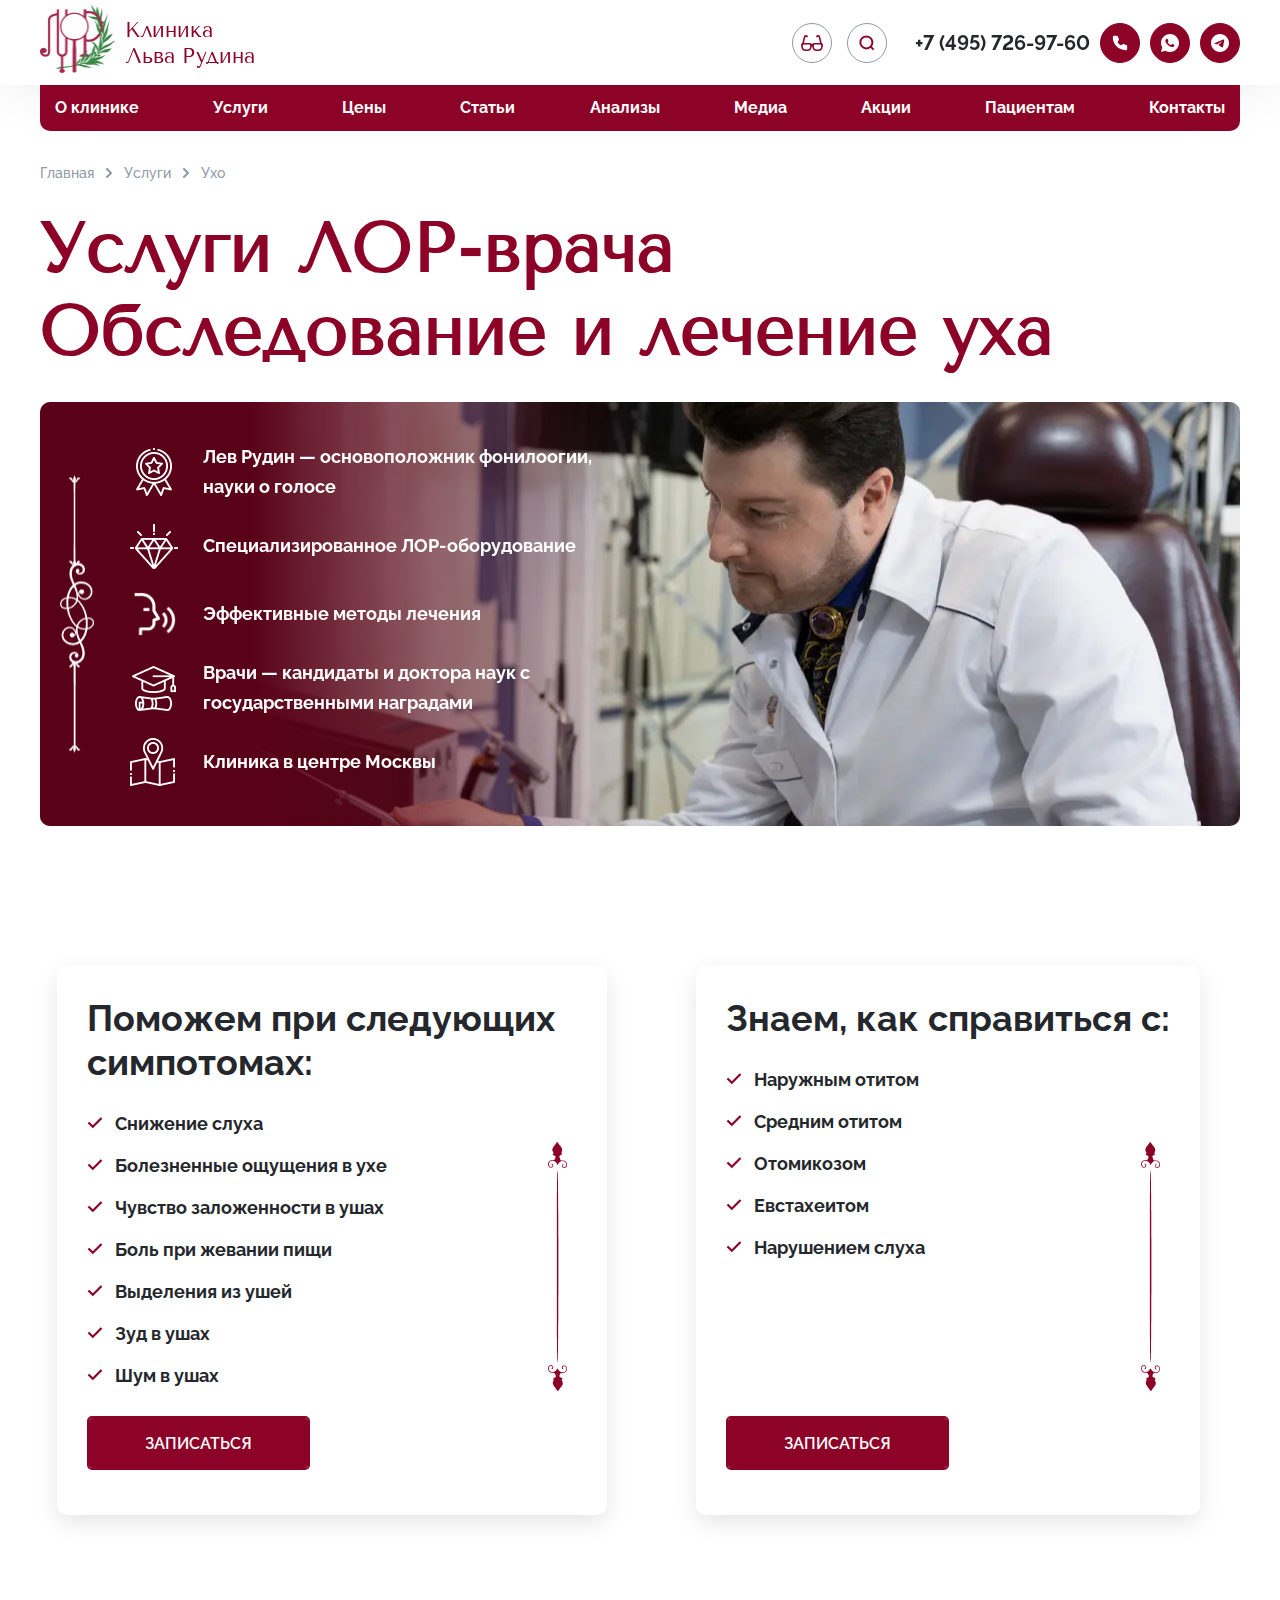
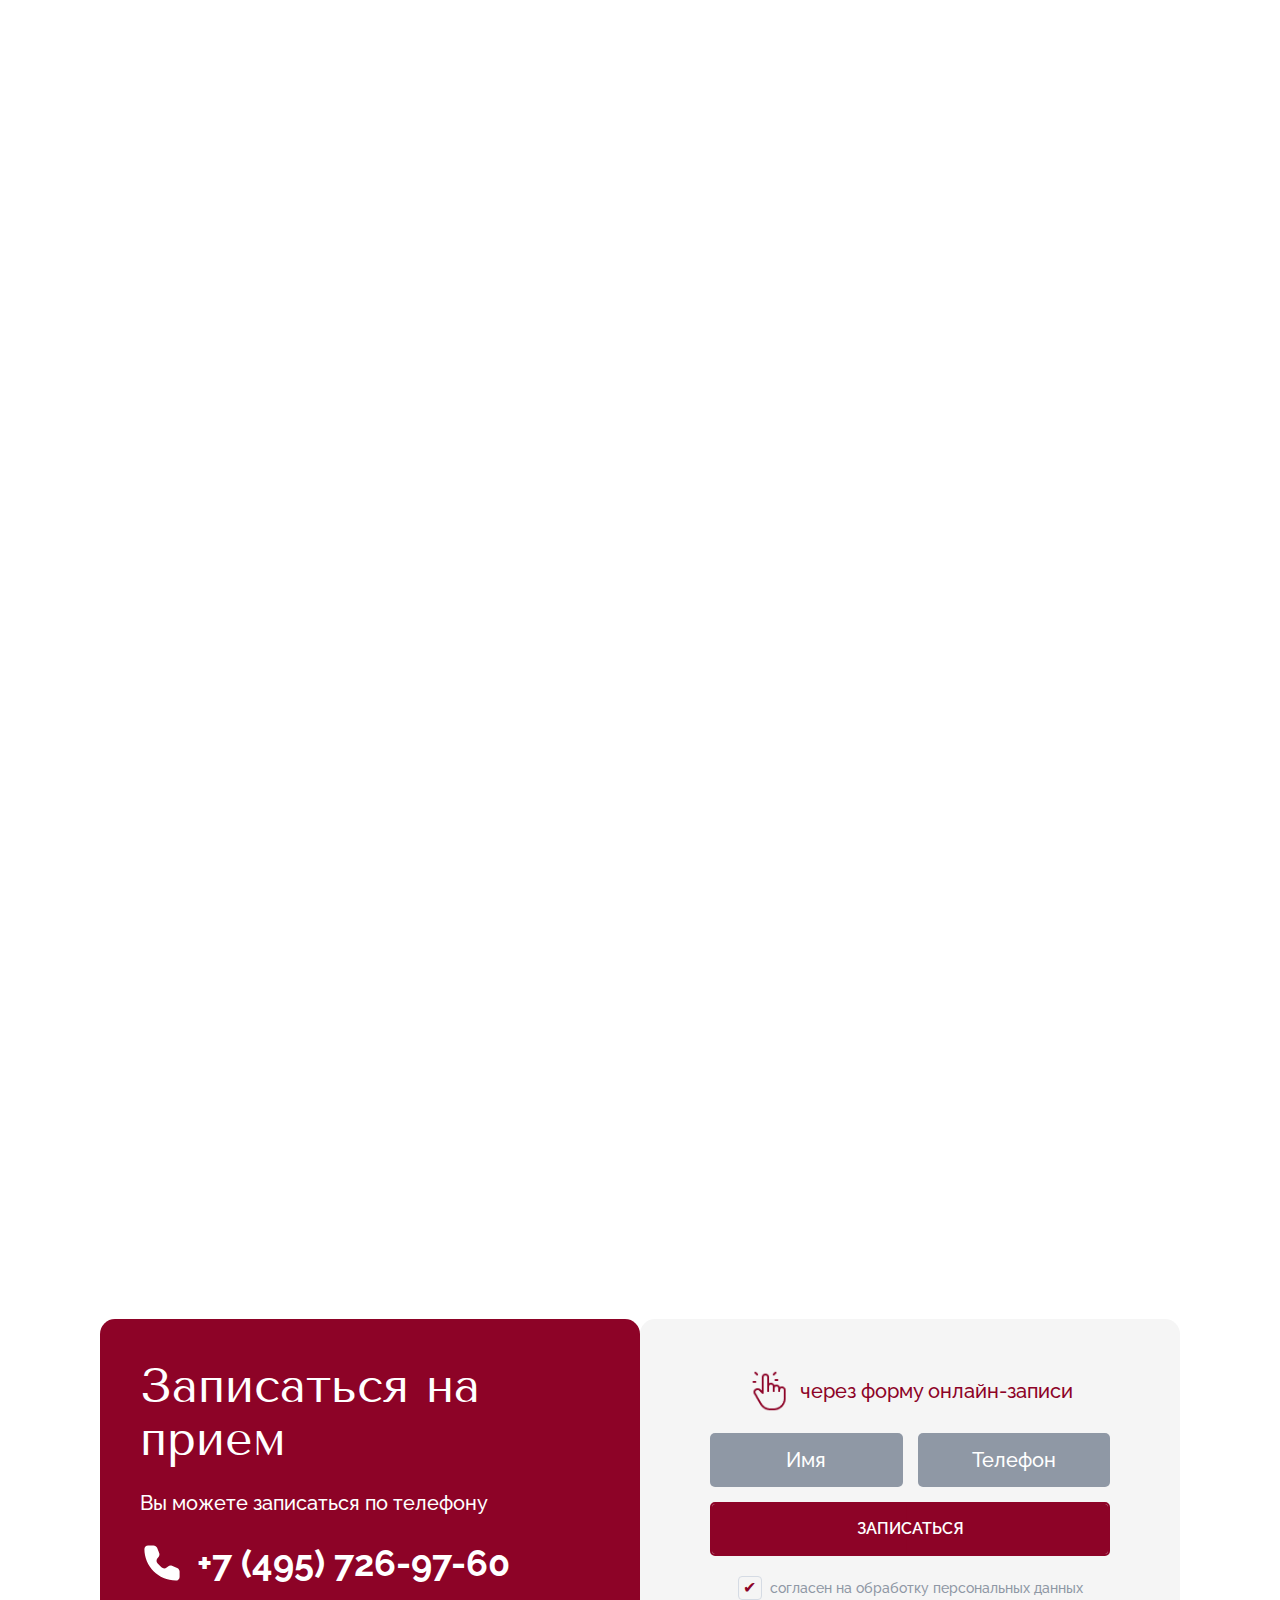
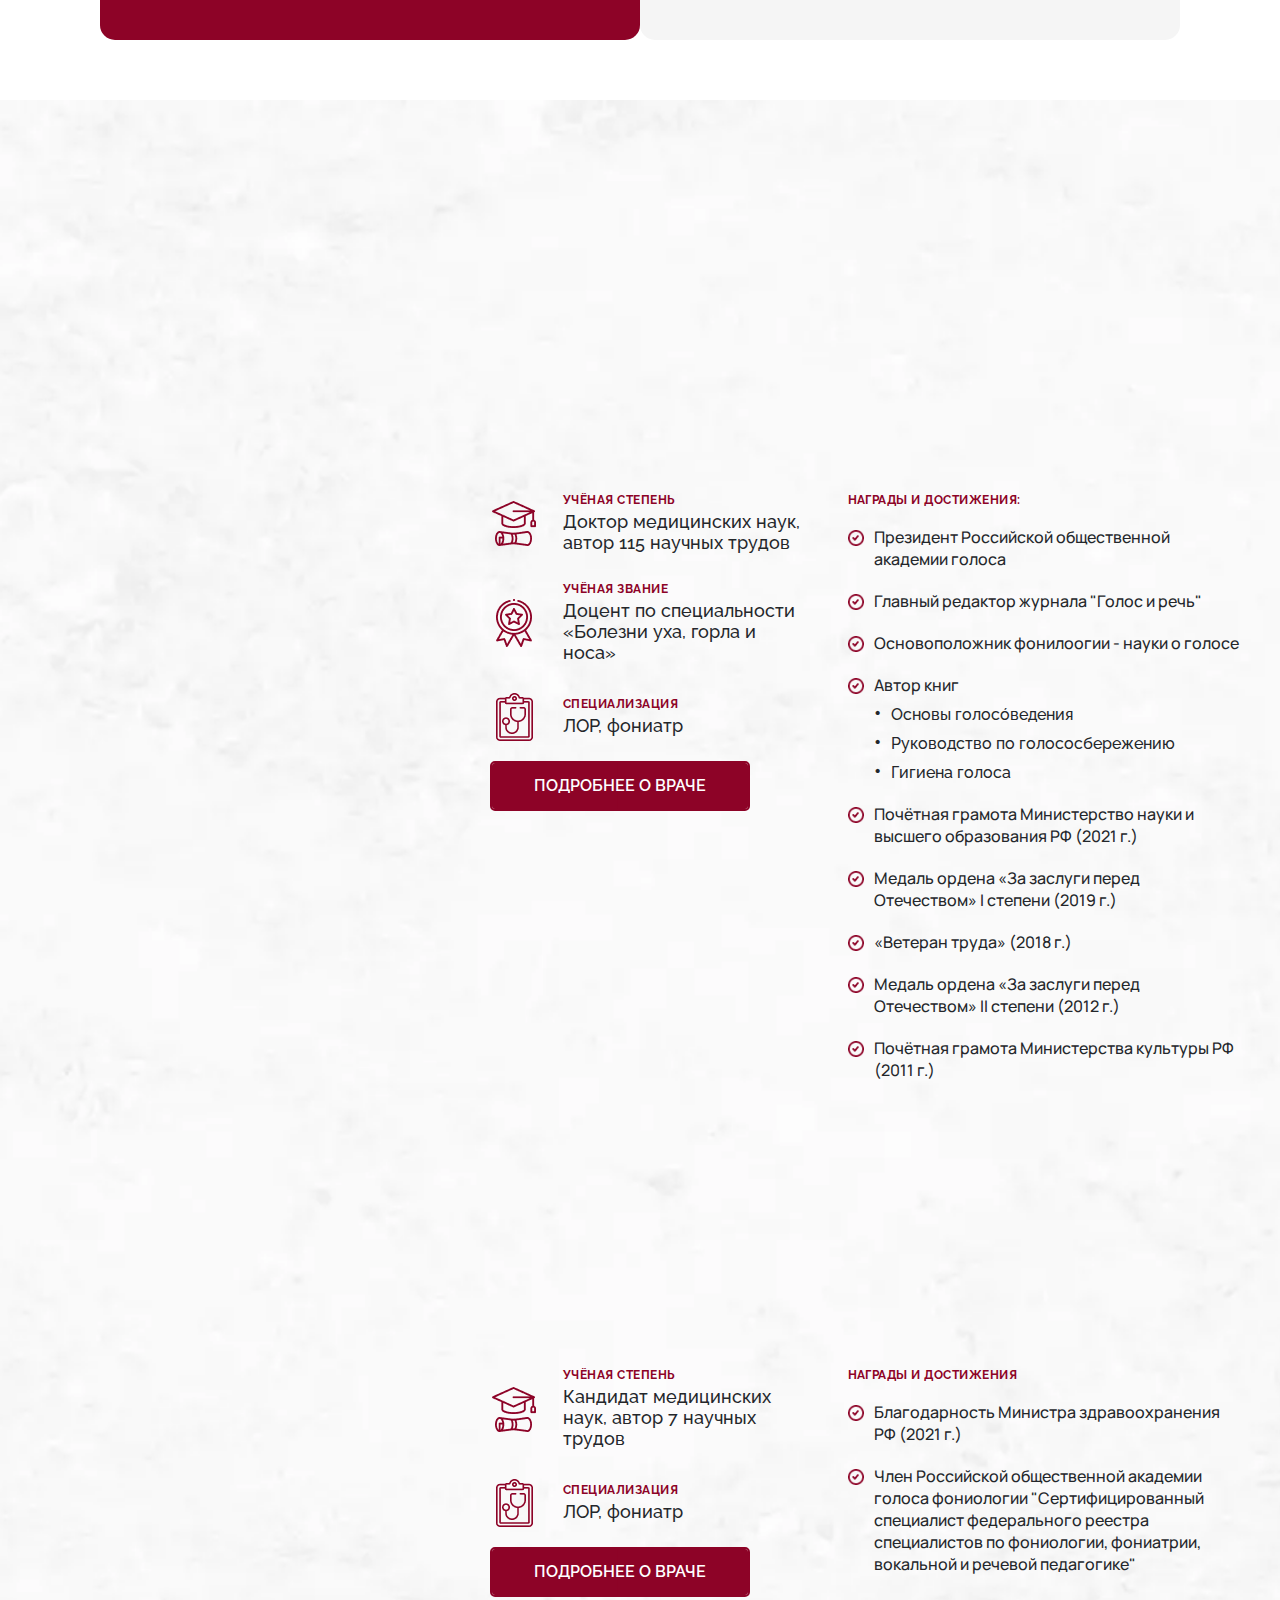
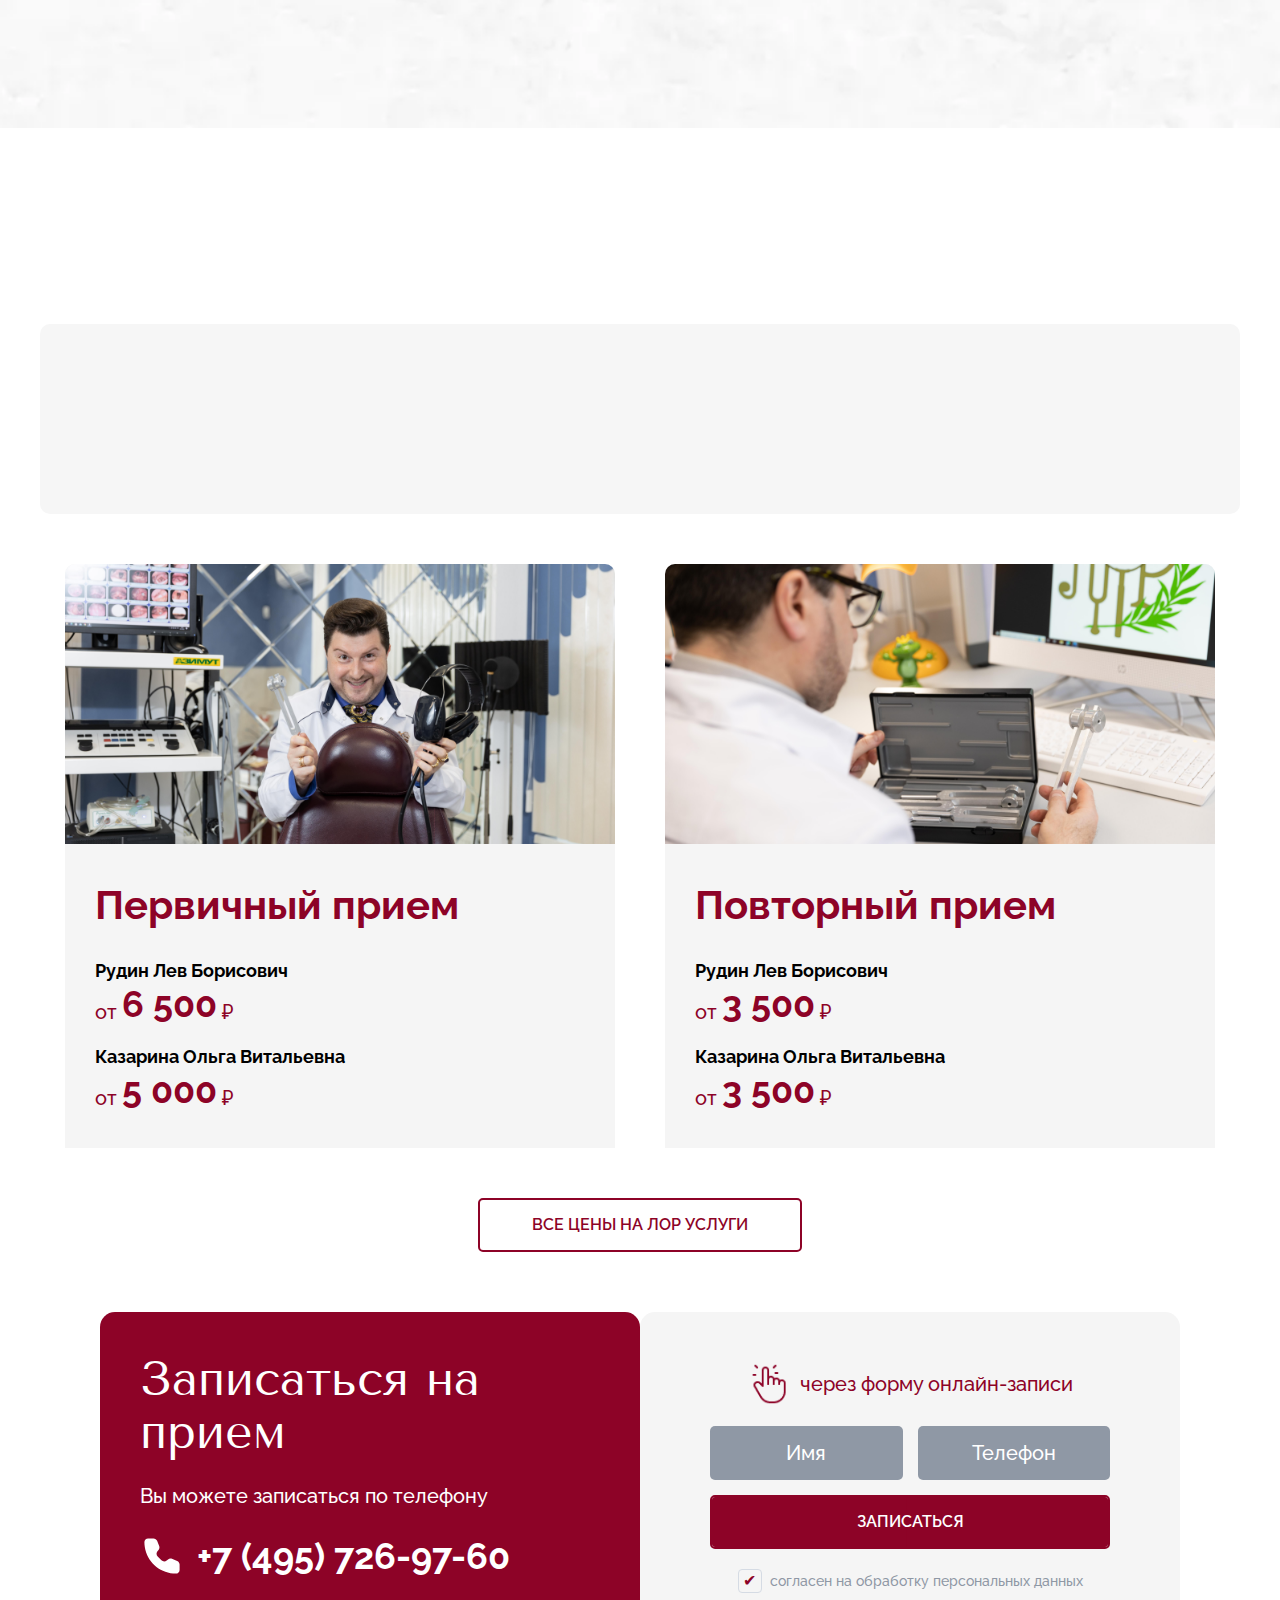
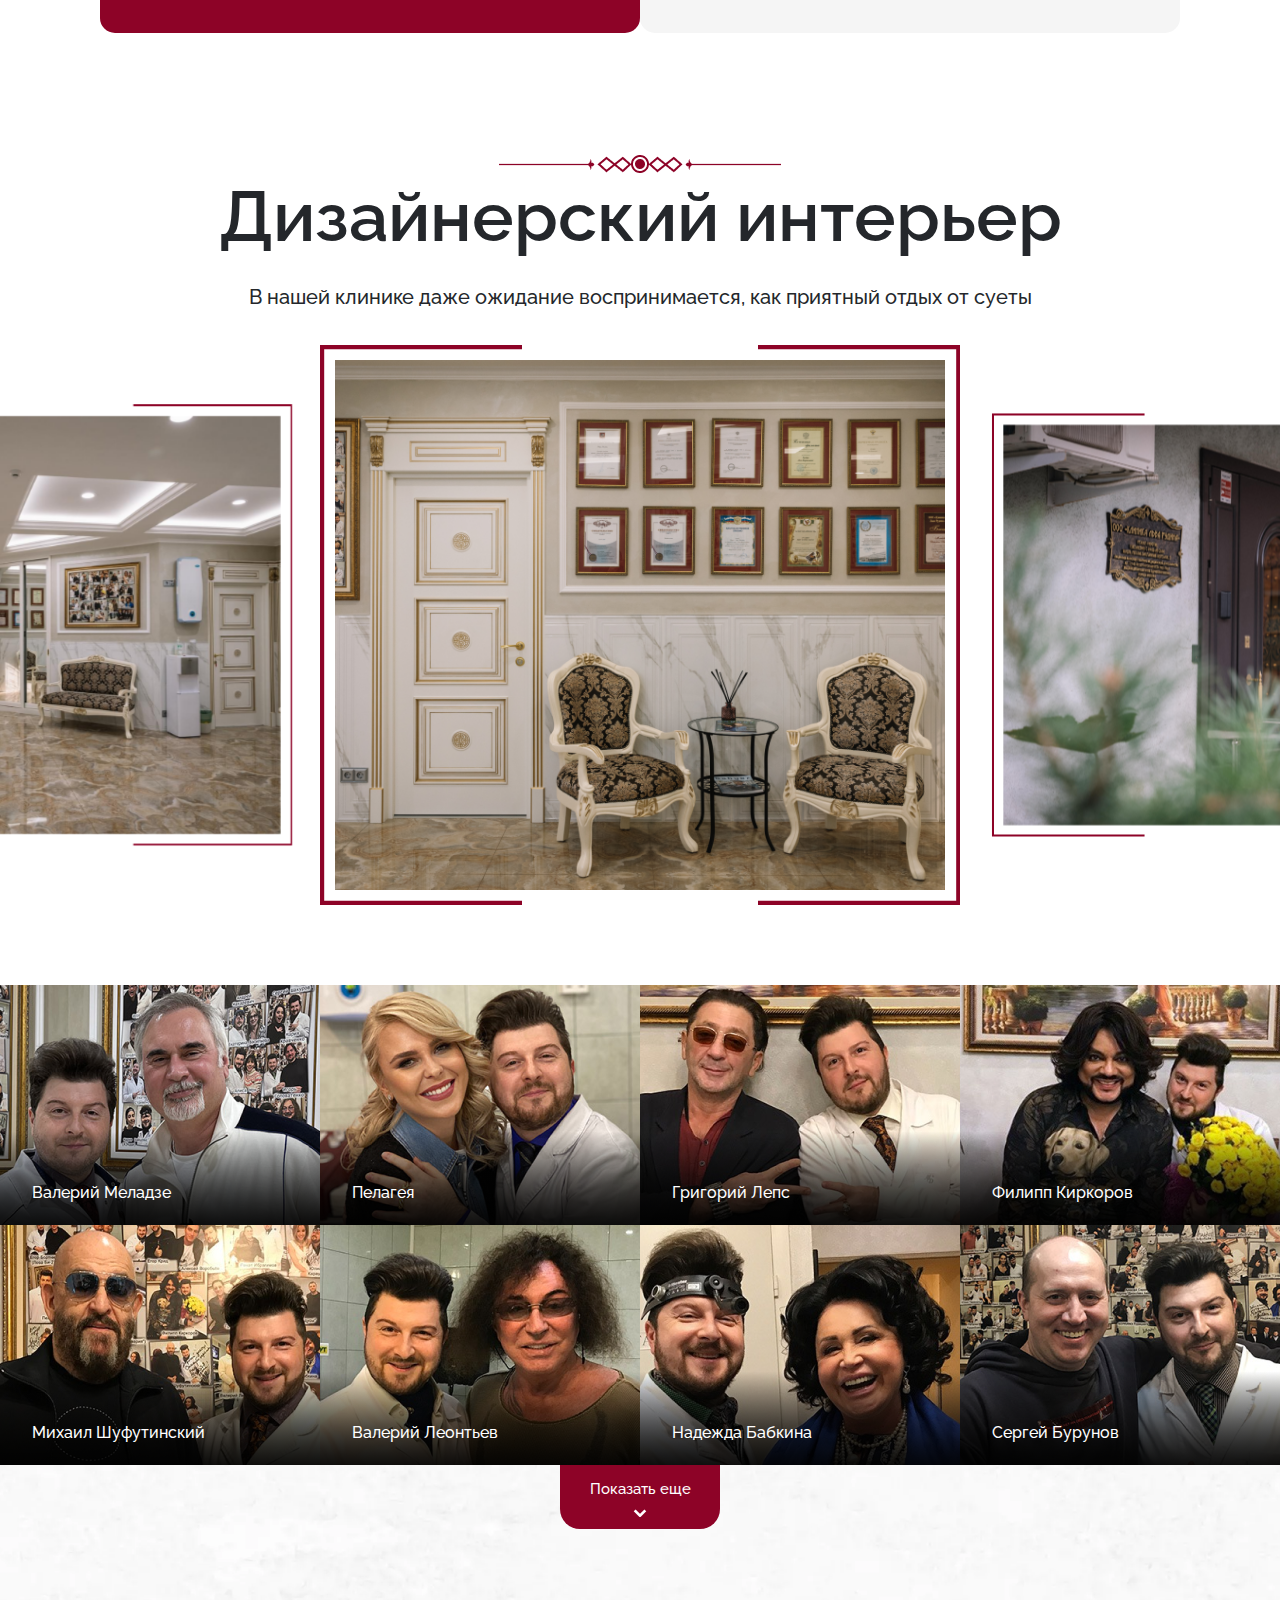
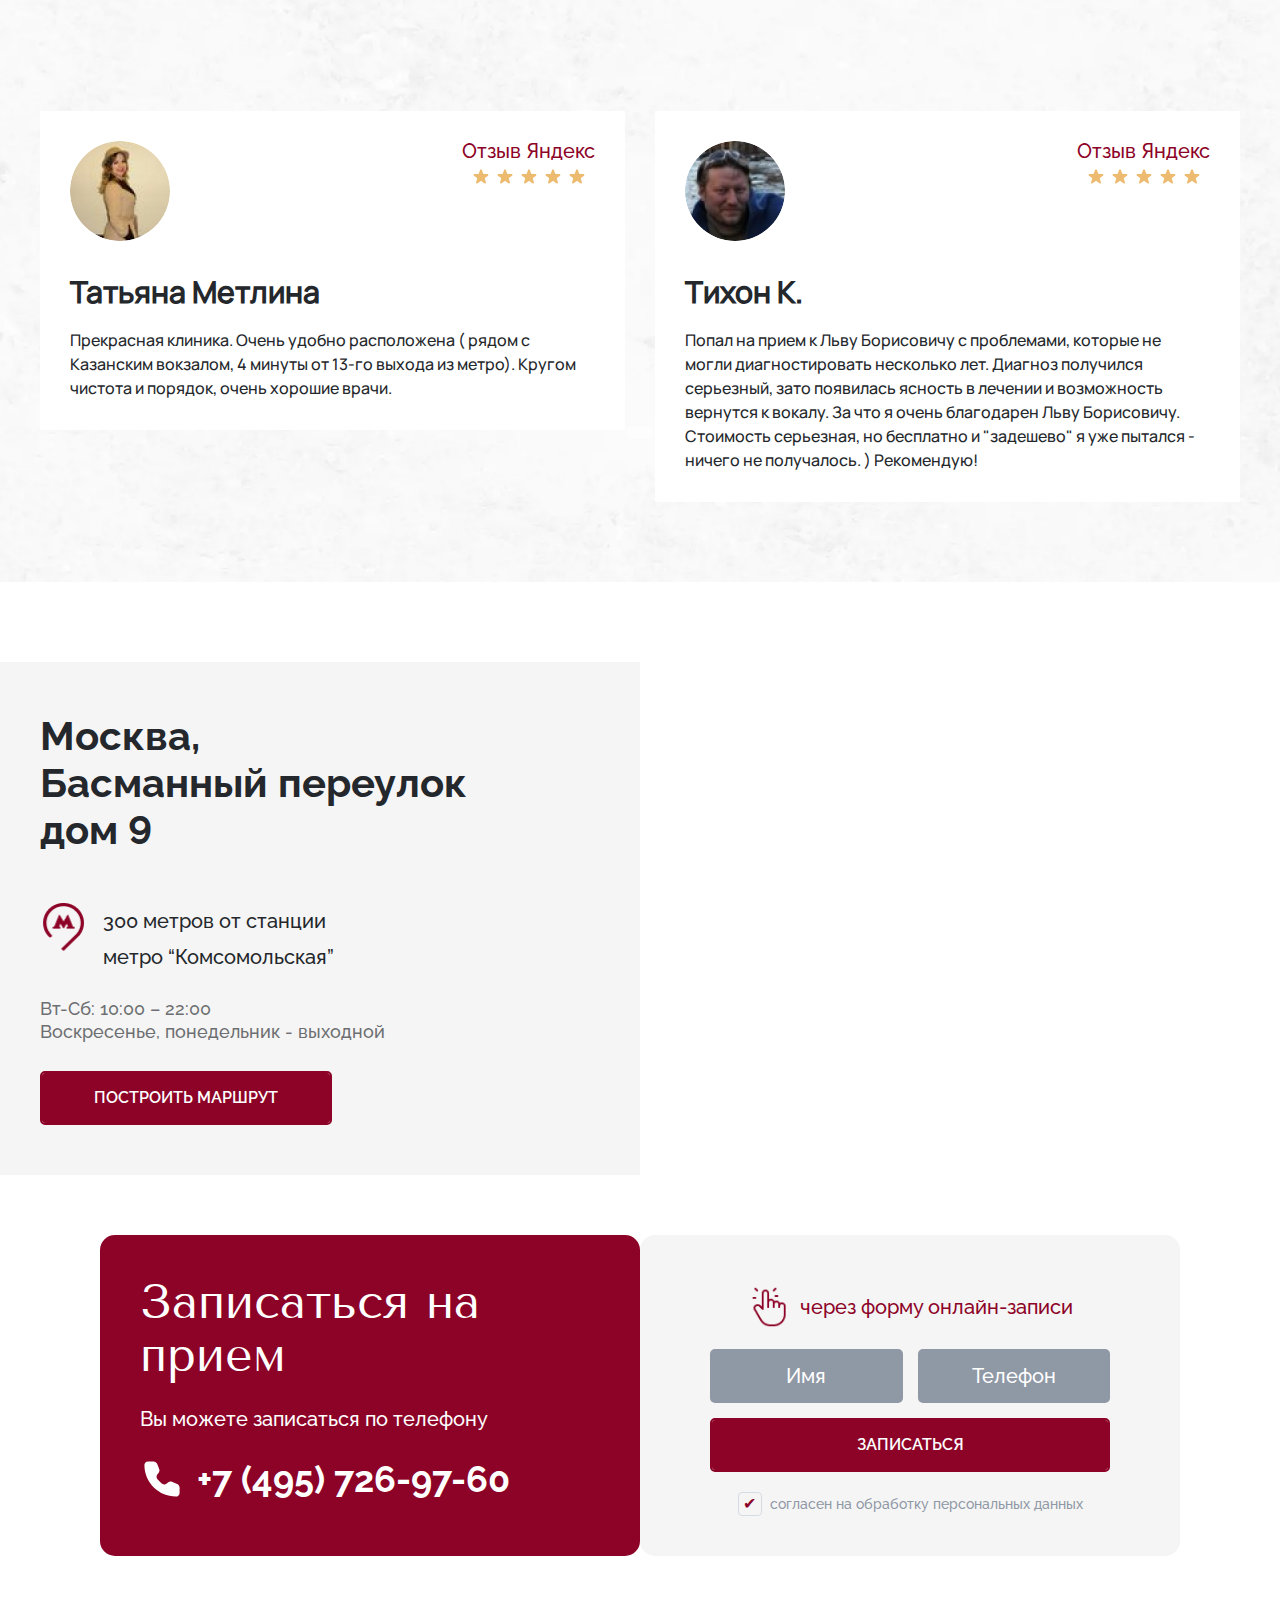
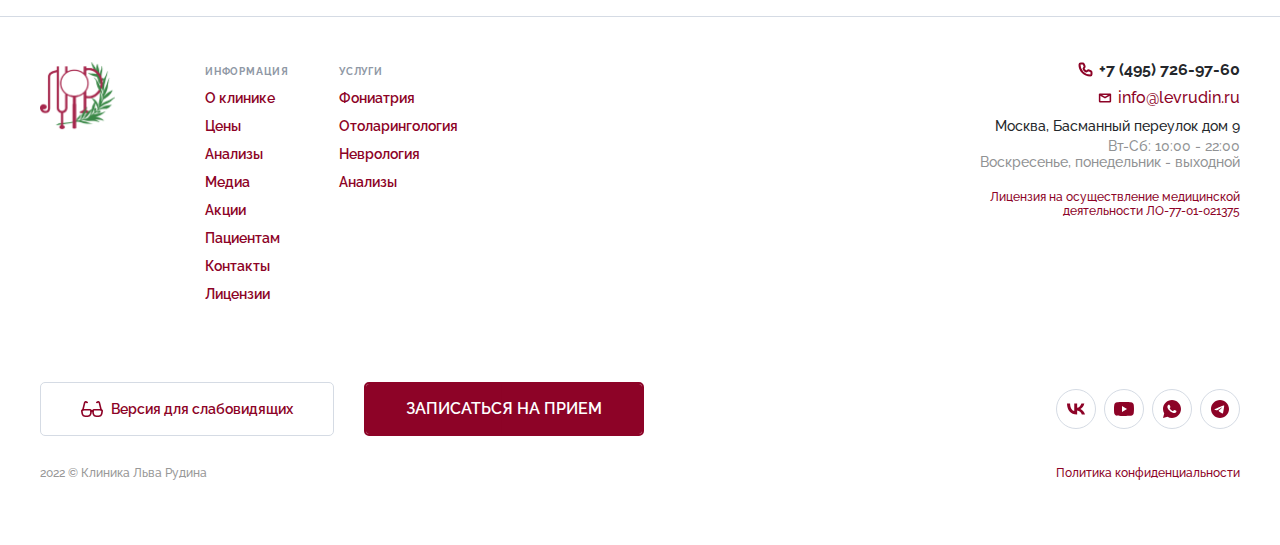
<file: ear.html>
<!DOCTYPE html>
<html lang='ru'>
<head>
	<title>Ухо</title>
	<meta charset="UTF-8">
	<meta name="format-detection" content="telephone=no">
	<meta name="viewport" content="width=device-width, initial-scale=1.0">
	<link rel="shortcut icon" href="img/favicon/Gulp.svg">
	<link rel="stylesheet" href="https://cdn.jsdelivr.net/npm/swiper@10/swiper-bundle.min.css?_v=20231223204038" />
	<link href="https://unpkg.com/aos@2.3.1/dist/aos.css?_v=20231223204038" rel="stylesheet">
	<link rel="stylesheet" href="css/style.min.css?_v=20231223204038">
</head>

<body>
  <div class='wrapper'>
    <header class="header">
	<div class="header__body">
		<div class="header__container _container">
			<nav class="header__nav">
				<ul class="header__list">
					<li class="header__item"><a href="about.html" class="header__link link-page">О клинике</a></li>
					<li class="header__item"><a href="services.html" class="header__link link-page">Услуги</a></li>
					<li class="header__item"><a href="price.html" class="header__link link-page">Цены</a></li>
					<li class="header__item"><a href="articles.html" class="header__link link-page">Статьи</a></li>
					<li class="header__item"><a href="analyzes.html" class="header__link link-page">Анализы</a></li>
					<li class="header__item"><a href="media.html" class="header__link link-page">Медиа</a></li>
					<li class="header__item"><a href="stocks.html" class="header__link link-page">Акции</a></li>
					<li class="header__item"><a href="patients.html" class="header__link link-page">Пациентам</a></li>
					<li class="header__item"><a href="contacts.html" class="header__link link-page">Контакты</a></li>
					<div class="header__list_close"></div>
				</ul>
				<div class="header-burger">
					<span></span>
					<span></span>
					<span></span>
				</div>
			</nav>

			<div class="header__content">
				<a href="index.html" class="header__logo" data-aos="fade-down">
					<img src="img/logo.png" alt="logo">
					<span class="header__logo-text">Клиника<br> Льва Рудина</span>
				</a>
				<div class="header__content-controls">
					<button class="header__visuallyImpaired header-controls-btn" data-aos="zoom-in" data-aos-delay="100">
						<svg class='icon'>
							<use xlink:href='img/svg/sprite.svg#glasses'></use>
						</svg>
					</button>
					<form class="header__form">
						<input type="search" name="search" class="header__form_search" placeholder="поиск">
						<span class="header__form_btn header-controls-btn">
							<svg class='icon'>
								<use xlink:href='img/svg/sprite.svg#search'></use>
							</svg>
						</span>
					</form>
				</div>

				<a href="tel:74957269760" class="header__tel" data-aos="fade-down" data-aos-delay="200">+7 (495) 726-97-60</a>

				<div class="header__messengers" data-da=".header__nav,767.98,first">
					<button class="header__messengers_link modal-btn-active" data-aos="zoom-in" data-aos-delay="300">
						<svg class='icon'>
							<use xlink:href='img/svg/sprite.svg#tel'></use>
						</svg>
					</button>
					<a href="https://wa.me/74957269760" class="header__messengers_link" data-aos="zoom-in" data-aos-delay="350"
						target="_blank">
						<svg xmlns="http://www.w3.org/2000/svg" viewBox="0 0 18 18" class="icon">
							<path
								d="M9.00001 0C13.9707 0 18 4.0293 18 8.99999C18 13.9707 13.9707 18 9.00001 18C7.40951 18.0026 5.847 17.5816 4.47301 16.7805L0.00361266 18L1.22041 13.5288C0.418596 12.1544 -0.00264454 10.5912 1.24922e-05 8.99999C1.24922e-05 4.0293 4.02931 0 9.00001 0ZM5.93281 4.77L5.75281 4.7772C5.63628 4.78429 5.52239 4.81491 5.41801 4.8672C5.32038 4.92248 5.23126 4.9916 5.15341 5.0724C5.04541 5.1741 4.98421 5.2623 4.91851 5.3478C4.58562 5.78061 4.40638 6.31198 4.40911 6.858C4.41091 7.299 4.52611 7.72829 4.70611 8.12969C5.07421 8.94149 5.67991 9.80099 6.47911 10.5975C6.67171 10.7892 6.86071 10.9818 7.06411 11.1609C8.05716 12.0352 9.24053 12.6657 10.5201 13.0023L11.0313 13.0806C11.1978 13.0896 11.3643 13.077 11.5317 13.0689C11.7938 13.0554 12.0498 12.9844 12.2814 12.861C12.3993 12.8003 12.5143 12.7342 12.6261 12.663C12.6261 12.663 12.6648 12.6378 12.7386 12.582C12.8601 12.492 12.9348 12.4281 13.0356 12.3228C13.1103 12.2454 13.1751 12.1545 13.2246 12.051C13.2948 11.9043 13.365 11.6244 13.3938 11.3913C13.4154 11.2131 13.4091 11.1159 13.4064 11.0556C13.4028 10.9593 13.3227 10.8594 13.2354 10.8171L12.7116 10.5822C12.7116 10.5822 11.9286 10.2411 11.4498 10.0233C11.3997 10.0014 11.346 9.98891 11.2914 9.98639C11.2298 9.98007 11.1676 9.987 11.1089 10.0067C11.0503 10.0264 10.9965 10.0585 10.9512 10.1007C10.9467 10.0989 10.8864 10.1502 10.2357 10.9386C10.1984 10.9888 10.1469 11.0267 10.0879 11.0475C10.0289 11.0684 9.96509 11.0712 9.90451 11.0556C9.84588 11.0399 9.78843 11.02 9.7326 10.9962C9.62101 10.9494 9.58231 10.9314 9.50581 10.899C8.98927 10.6736 8.51103 10.369 8.08831 9.99629C7.97491 9.89729 7.86961 9.78929 7.76161 9.68489C7.40754 9.3458 7.09896 8.9622 6.84361 8.54369L6.79051 8.45819C6.75237 8.40074 6.72153 8.33877 6.69871 8.27369C6.66451 8.14139 6.75361 8.03519 6.75361 8.03519C6.75361 8.03519 6.97231 7.79579 7.07401 7.66619C7.17301 7.54019 7.25671 7.4178 7.31071 7.3305C7.41691 7.1595 7.45021 6.984 7.39441 6.8481C7.14241 6.2325 6.88141 5.6196 6.61321 5.0112C6.56011 4.8906 6.40261 4.8042 6.25951 4.7871C6.21091 4.7817 6.16231 4.7763 6.11371 4.7727C5.99284 4.76669 5.87173 4.76789 5.75101 4.7763L5.93191 4.7691L5.93281 4.77Z" />
						</svg>
					</a>
					<a href="" class="header__messengers_link" data-aos="zoom-in" data-aos-delay="400" target="_blank">
						<svg xmlns="http://www.w3.org/2000/svg" viewBox="0 0 18 18" class="icon">
							<path
								d="M9 0C4.032 0 0 4.032 0 9C0 13.968 4.032 18 9 18C13.968 18 18 13.968 18 9C18 4.032 13.968 0 9 0ZM13.176 6.12C13.041 7.542 12.456 10.998 12.159 12.591C12.033 13.266 11.781 13.491 11.547 13.518C11.025 13.563 10.629 13.176 10.125 12.843C9.333 12.321 8.883 11.997 8.118 11.493C7.227 10.908 7.803 10.584 8.316 10.062C8.451 9.927 10.755 7.83 10.8 7.641C10.8063 7.61237 10.8054 7.58265 10.7976 7.55442C10.7897 7.52619 10.7751 7.5003 10.755 7.479C10.701 7.434 10.629 7.452 10.566 7.461C10.485 7.479 9.225 8.316 6.768 9.972C6.408 10.215 6.084 10.341 5.796 10.332C5.472 10.323 4.86 10.152 4.401 9.999C3.834 9.819 3.393 9.72 3.429 9.405C3.447 9.243 3.672 9.081 4.095 8.91C6.723 7.767 8.469 7.011 9.342 6.651C11.844 5.607 12.357 5.427 12.699 5.427C12.771 5.427 12.942 5.445 13.05 5.535C13.14 5.607 13.167 5.706 13.176 5.778C13.167 5.832 13.185 5.994 13.176 6.12Z" />
						</svg>
					</a>
				</div>
			</div>
		</div>
	</div>
</header>
    <main class='main'>
      <section class="doctor section">
        <div class="doctor__container _container">
          <div class="doctor__body">
            <ul class="path">
              <li class="path__li">
                <a href="index.html" class="path__link">Главная</a>
              </li>
              <svg xmlns="http://www.w3.org/2000/svg" width="6" height="10" viewBox="0 0 6 10" fill="none">
                <path d="M1 1L5 5L1 9" stroke="#8F98A5" stroke-width="2" stroke-linecap="round"
                  stroke-linejoin="round" />
              </svg>
              <li class="path__li">
                <a href="index.html" class="path__link">Услуги</a>
              </li>
              <svg xmlns="http://www.w3.org/2000/svg" width="6" height="10" viewBox="0 0 6 10" fill="none">
                <path d="M1 1L5 5L1 9" stroke="#8F98A5" stroke-width="2" stroke-linecap="round"
                  stroke-linejoin="round" />
              </svg>
              <li class="path__li">
                <a href="ear.html" class="path__link">Ухо</a>
              </li>
            </ul>
            <h1 class="doctor__title h1" data-aos="fade-down">Услуги ЛОР-врача<br> Обследование и лечение уха</h1>
            <div class="doctor__content doctor-bg-3">
              <img src="img/icons/decor-4.png" alt="decor" class="decor">
              <ul class="doctor__list">
                <li class="doctor__li" data-aos="fade-right">
                  <img src="img/icons/icon-white-2.png" alt="intro-list">
                  <p>Лев Рудин — основоположник фонилоогии, науки о голосе</p>
                </li>
                <li class="doctor__li" data-aos="fade-right" data-aos-delay="50">
                  <img src="img/icons/icon-white-3.png" alt="intro-list">
                  <p>Специализированное ЛОР-оборудование</p>
                </li>
                <li class="doctor__li" data-aos="fade-right" data-aos-delay="100">
                  <img src="img/icons/icon-white-5.png" alt="intro-list">
                  <p>Эффективные методы лечения</p>
                </li>
                <li class="doctor__li" data-aos="fade-right" data-aos-delay="150">
                  <img src="img/icons/icon-white-1.png" alt="intro-list">
                  <p>Врачи — кандидаты и доктора наук
                    с государственными наградами</p>
                </li>
                <li class="doctor__li" data-aos="fade-right" data-aos-delay="200">
                  <img src="img/icons/icon-white-4.png" alt="intro-list">
                  <p>Клиника в центре Москвы</p>
                </li>
              </ul>
            </div>
          </div>
        </div>
      </section>

      <section class="voice section">
        <div class="voice__container _container">
          <div class="voice__body">
            <div class="voice__content neurologist-page">
              <div class="voice__card max-w-550">
                <h4 class="voice__card_title">Поможем при следующих симпотомах:</h4>
                <ul class="voice__card_list">
                  <li class="voice__card_li">
                    <svg class='icon'>
                      <use xlink:href='img/svg/sprite.svg#check'></use>
                    </svg>
                    <span>Снижение слуха</span>
                  </li>
                  <li class="voice__card_li">
                    <svg class='icon'>
                      <use xlink:href='img/svg/sprite.svg#check'></use>
                    </svg>
                    <span>Болезненные ощущения в ухе</span>
                  </li>
                  <li class="voice__card_li">
                    <svg class='icon'>
                      <use xlink:href='img/svg/sprite.svg#check'></use>
                    </svg>
                    <span>Чувство заложенности в ушах</span>
                  </li>
                  <li class="voice__card_li">
                    <svg class='icon'>
                      <use xlink:href='img/svg/sprite.svg#check'></use>
                    </svg>
                    <span>Боль при жевании пищи</span>
                  </li>
                  <li class="voice__card_li">
                    <svg class='icon'>
                      <use xlink:href='img/svg/sprite.svg#check'></use>
                    </svg>
                    <span>Выделения из ушей</span>
                  </li>
                  <li class="voice__card_li">
                    <svg class='icon'>
                      <use xlink:href='img/svg/sprite.svg#check'></use>
                    </svg>
                    <span>Зуд в ушах</span>
                  </li>
                  <li class="voice__card_li">
                    <svg class='icon'>
                      <use xlink:href='img/svg/sprite.svg#check'></use>
                    </svg>
                    <span>Шум в ушах</span>
                  </li>
                  <img src="img/icons/decor-5.png" alt="decor" class="img-decor">
                </ul>
                <button class="voice__card_button modal-btn-active button hover">Записаться</button>
              </div>
              <div class="voice__card max-w-550">
                <h4 class="voice__card_title">Знаем, как справиться с:</h4>
                <ul class="voice__card_list">
                  <li class="voice__card_li">
                    <svg class='icon'>
                      <use xlink:href='img/svg/sprite.svg#check'></use>
                    </svg>
                    <span>Наружным отитом</span>
                  </li>
                  <li class="voice__card_li">
                    <svg class='icon'>
                      <use xlink:href='img/svg/sprite.svg#check'></use>
                    </svg>
                    <span>Средним отитом</span>
                  </li>
                  <li class="voice__card_li">
                    <svg class='icon'>
                      <use xlink:href='img/svg/sprite.svg#check'></use>
                    </svg>
                    <span>Отомикозом</span>
                  </li>
                  <li class="voice__card_li">
                    <svg class='icon'>
                      <use xlink:href='img/svg/sprite.svg#check'></use>
                    </svg>
                    <span>Евстахеитом</span>
                  </li>
                  <li class="voice__card_li">
                    <svg class='icon'>
                      <use xlink:href='img/svg/sprite.svg#check'></use>
                    </svg>
                    <span>Нарушением слуха</span>
                  </li>
                  <img src="img/icons/decor-5.png" alt="decor" class="img-decor">
                </ul>
                <button class="voice__card_button modal-btn-active button hover">Записаться</button>
              </div>
            </div>
          </div>
        </div>
      </section>

      <section class="recovering section">
        <div class="recovering__container _container">
          <div class="recovering__body">
            <h2 class="recovering__title h2" data-aos="fade-down">
              <img src="img/icons/title-decor.png" alt="title-decor">
              С нами выздоравливают в 1.5 раза быстрее
            </h2>

            <div class="recovering__content">
              <img src="img/services-bg.png" alt="services-bg" class="recovering__bg img-decors bg-1">
              <img src="img/services-bg.png" alt="services-bg" class="recovering__bg img-decors bg-2">
              <div class="recovering__item" data-aos="fade-right">
                <div class="recovering__item_wpImg">
                  <div class="recovering__item_swiper swiper">
                    <div class="recovering__item_swiper-wrapper swiper-wrapper">
                      <div class="recovering__item_swiper-slide swiper-slide">
                        <img src="img/equipment-4.png" alt="equipment">
                      </div>
                      <div class="recovering__item_swiper-slide swiper-slide">
                        <img src="img/equipment-1.png" alt="equipment">
                      </div>
                      <div class="recovering__item_swiper-slide swiper-slide">
                        <img src="img/equipment-2.png" alt="equipment">
                      </div>
                      <div class="recovering__item_swiper-slide swiper-slide">
                        <img src="img/equipment-3.png" alt="equipment">
                      </div>
                      <div class="recovering__item_swiper-slide swiper-slide">
                        <img src="img/equipment-5.png" alt="equipment">
                      </div>
                      <div class="recovering__item_swiper-slide swiper-slide">
                        <img src="img/equipment-7.jpg" alt="equipment">
                      </div>
                    </div>

                    <div class="recovering__item_swiper-button recovering-swiper-button-prev">
                      <svg xmlns="http://www.w3.org/2000/svg" viewBox="0 0 15 24">
                        <path d="M13 2L3 12L13 22" stroke-linecap="round" />
                      </svg>
                    </div>
                    <div class="recovering__item_swiper-button recovering-swiper-button-next">
                      <svg xmlns="http://www.w3.org/2000/svg" viewBox="0 0 15 24">
                        <path d="M2 2L12 12L2 22" stroke-linecap="round" />
                      </svg>
                    </div>
                  </div>
                  <div class="recovering__item_subSwiper swiper">
                    <div class="swiper-wrapper">
                      <div class="swiper-slide"><span>Аппарат для диагностики уха</span></div>
                      <div class="swiper-slide"><span>Аппарат для диагностики гортани</span></div>
                      <div class="swiper-slide"><span>Оборудование для выполнения ларингостробоскопии</span></div>
                      <div class="swiper-slide"><span>Оборудование для выполнения ларингостробоскопии</span></div>
                      <div class="swiper-slide"><span>Аппарат диагностики заболевания носа</span></div>
                      <div class="swiper-slide"><span>Аппарат для диагностики гортани</span></div>
                    </div>
                  </div>
                </div>
                <div class="recovering__item_content">
                  <h4 class="recovering__item_title">Современное оборудование</h4>
                  <p class="recovering__item_text">Новейшее диагностическое оборудование позволяет провести все
                    необходимые обследования в рамках клиники без ожидания и очередей. </p>
                </div>
              </div>
              <div class="recovering__item" data-aos="fade-right" data-aos-delay="50">
                <div class="recovering__item_wpImg">
                  <img src="img/recovering-4.png" alt="recovering">
                </div>
                <div class="recovering__item_content">
                  <h4 class="recovering__item_title">Реальный опыт</h4>
                  <p class="recovering__item_text">Не тратим ваше время и деньги на ненужные анализы или излишнюю
                    диагностику. Быстро и точно ставим диагноз, а назначаем эффективное лечение.</p>
                </div>
              </div>
              <div class="recovering__item" data-aos="fade-right" data-aos-delay="100">
                <div class="recovering__item_wpImg">
                  <img src="img/recovering-2.png" alt="recovering">
                </div>
                <div class="recovering__item_content">
                  <h4 class="recovering__item_title">Авторские методики</h4>
                  <p class="recovering__item_text">За многие годы практики сформировали уникальные методики лечения.
                    С их помощью наши пациенты выздоравливают быстрее, с минимальным дискомфортом.</p>
                </div>
              </div>
            </div>
          </div>
        </div>
      </section>

      <section class="record section">
  <div class="record__container _container">
    <div class="record__body">
      <div class="record__content">
        <div class="record__block">
          <h4 class="record__title">Записаться на прием</h4>
          <span>Вы можете записаться по телефону</span>
          <div class="record__block-bottom">
            <svg class='icon'>
              <use xlink:href='img/svg/sprite.svg#tel'></use>
            </svg>
            <a href="tel:74957269760" class="record__tel">+7 (495) 726-97-60</a>
          </div>
        </div>
        <form class="record__form form-record" data-form="record">
          <div class="record__form_unavailable _none"><span>записаться можно только по телефону</span></div>
          <div class="record__form_info">
            <img src="img/icons/tabler.png" alt="tabler">
            <span>через форму онлайн-записи</span>
          </div>
          <div class="record__form_row">
            <div class="record__form_wpInput wpInput">
              <input type="text" name="name" class="record__form_input input" placeholder="Имя">
            </div>
            <div class="record__form_wpInput wpInput">
              <input type="tel" name="phone" class="record__form_input input" inputmode="tel" placeholder="Телефон">
            </div>
          </div>
          <button type="submit" class="record__form_button button hover">Записаться</button>
          <label class="record__form_bottom wpCheckbox-label">
            <input type="checkbox" name="privacy-policy" class="input-checkbox" id="privacy-policy" checked>
            <label for="privacy-policy" class="record__form_checkbox-label checkbox-label"></label>
            <p class="record__form_text">согласен на обработку персональных данных</p>
          </label>
        </form>
      </div>
    </div>
  </div>
</section>

      <section class="specialists section section-bg">
        <div class="specialists__container _container">
          <div class="specialists__body">
            <h2 class="specialists__title h2" data-aos="fade-down">Опытные специалисты</h2>
            <div class="specialists__content">
              <div class="specialists__specialist">
                <div class="specialists__specialist_wpImg" data-da=".specialists__specialist_content,991.98,first"
                  data-aos="fade-right">
                  <img src="img/specialist-1.png" alt="Рудин Лев Борисович">
                </div>
                <div class="specialists__specialist_content">
                  <h3 class="specialists__specialist_title" data-aos="fade-down" data-aos-delay="100">
                    <img src="img/icons/intro-decor.png" alt="intro-decor">
                    Рудин<br> Лев Борисович
                  </h3>
                  <div class="specialists__specialist_flex">
                    <div class="specialists__specialist_flex-column">
                      <ul class="specialists__specialist_list-left">
                        <li class="specialists__specialist_item-left">
                          <img src="img/icons/intro-list-3.png" alt="icon">
                          <div class="specialists__specialist_item-content">
                            <span>Учёная степень</span>
                            <p>Доктор медицинских наук, автор 115 научных трудов</p>
                          </div>
                        </li>
                        <li class="specialists__specialist_item-left">
                          <img src="img/icons/intro-list-2.png" alt="icon">
                          <div class="specialists__specialist_item-content">
                            <span>Учёная звание</span>
                            <p>Доцент по специальности «Болезни уха, горла и носа»</p>
                          </div>
                        </li>
                        <li class="specialists__specialist_item-left">
                          <img src="img/icons/intro-list-5.png" alt="icon">
                          <div class="specialists__specialist_item-content">
                            <span>специализация</span>
                            <p>ЛОР, фониатр</p>
                          </div>
                        </li>
                      </ul>
                      <a href="" class="specialists__specialist_button button hover">Подробнее о враче</a>
                    </div>
                    <div class="specialists__specialist_flex-column">
                      <h6 class="specialists__specialist_list-title">Награды и достижения:</h6>
                      <ul class="specialists__specialist_list-right">
                        <li class="specialists__specialist_item-right">
                          <img src="img/icons/check.png" alt="check">
                          <p>Президент Российской общественной академии голоса</p>
                        </li>
                        <li class="specialists__specialist_item-right">
                          <img src="img/icons/check.png" alt="check">
                          <p>Главный редактор журнала "Голос и речь"</p>
                        </li>
                        <li class="specialists__specialist_item-right">
                          <img src="img/icons/check.png" alt="check">
                          <p>Основоположник фонилоогии - науки о голосе</p>
                        </li>
                        <li class="specialists__specialist_item-right">
                          <img src="img/icons/check.png" alt="check">
                          <p>Автор книг</p>
                          <ul class="specialists__specialist_subList">
                            <li>Основы голосóведения </li>
                            <li>Руководство по голососбережению</li>
                            <li>Гигиена голоса</li>
                          </ul>
                        </li>
                        <li class="specialists__specialist_item-right">
                          <img src="img/icons/check.png" alt="check">
                          <p>Почётная грамота Министерство науки и высшего образования РФ (2021 г.)</p>
                        </li>
                        <li class="specialists__specialist_item-right">
                          <img src="img/icons/check.png" alt="check">
                          <p>Медаль ордена «За заслуги перед Отечеством» I степени (2019 г.)</p>
                        </li>
                        <li class="specialists__specialist_item-right">
                          <img src="img/icons/check.png" alt="check">
                          <p>«Ветеран труда» (2018 г.)</p>
                        </li>
                        <li class="specialists__specialist_item-right">
                          <img src="img/icons/check.png" alt="check">
                          <p>Медаль ордена «За заслуги перед Отечеством» II степени (2012 г.)</p>
                        </li>
                        <li class="specialists__specialist_item-right">
                          <img src="img/icons/check.png" alt="check">
                          <p>Почётная грамота Министерства культуры РФ (2011 г.)</p>
                        </li>
                      </ul>
                    </div>
                  </div>
                </div>
              </div>
              <div class="specialists__specialist">
                <div class="specialists__specialist_wpImg" data-da=".specialist-content-2,991.98,first"
                  data-aos="fade-right">
                  <img src="img/specialist-2.png" alt="Казарина Ольга Витальевна ">
                </div>
                <div class="specialists__specialist_content specialist-content-2">
                  <h3 class="specialists__specialist_title" data-aos="fade-down" data-aos-delay="100">
                    <img src="img/icons/intro-decor.png" alt="intro-decor">
                    Казарина<br> Ольга Витальевна
                  </h3>
                  <div class="specialists__specialist_flex">
                    <div class="specialists__specialist_flex-column">
                      <ul class="specialists__specialist_list-left">
                        <li class="specialists__specialist_item-left">
                          <img src="img/icons/intro-list-3.png" alt="icon">
                          <div class="specialists__specialist_item-content">
                            <span>Учёная степень</span>
                            <p>Кандидат медицинских наук, автор 7 научных трудов</p>
                          </div>
                        </li>
                        <li class="specialists__specialist_item-left">
                          <img src="img/icons/intro-list-5.png" alt="icon">
                          <div class="specialists__specialist_item-content">
                            <span>специализация</span>
                            <p>ЛОР, фониатр</p>
                          </div>
                        </li>
                      </ul>
                      <a href="" class="specialists__specialist_button button hover">Подробнее о враче</a>
                    </div>
                    <div class="specialists__specialist_flex-column">
                      <h6 class="specialists__specialist_list-title">Награды и достижения</h6>
                      <ul class="specialists__specialist_list-right">
                        <li class="specialists__specialist_item-right">
                          <img src="img/icons/check.png" alt="check">
                          <p>Благодарность Министра здравоохранения РФ (2021 г.)</p>
                        </li>
                        <li class="specialists__specialist_item-right">
                          <img src="img/icons/check.png" alt="check">
                          <p>Член Российской общественной академии голоса фониологии "Сертифицированный специалист
                            федерального реестра специалистов по фониологии, фониатрии, вокальной и речевой
                            педагогике"</p>
                        </li>
                      </ul>
                    </div>
                  </div>
                </div>
              </div>
            </div>
          </div>
        </div>
      </section>

      <section class="prices section">
        <div class="prices__container _container">
          <h2 class="prices__title h2" data-aos="fade-down">
            <img src="img/icons/title-decor.png" alt="title-decor">
            Цены
          </h2>
          <div class="prices__body">

            <ul class="prices__ul">
              <li class="prices__li" data-aos="flip-up">
                <img src="img/icons/icon-1.png" alt="icon">
                <p>В приоритете результат, а не количество посещений</p>
              </li>
              <li class="prices__li" data-aos="flip-up" data-aos-delay="50">
                <img src="img/icons/icon-2.png" alt="icon">
                <p>Назначаем только необходимые процедуры</p>
              </li>
              <li class="prices__li" data-aos="flip-up" data-aos-delay="100">
                <img src="img/icons/icon-3.png" alt="icon">
                <p>Используем самые современные методы диагностики и лечения</p>
              </li>
            </ul>

            <div class="prices__content">
              <div class="prices__card">
                <div class="prices__card_wpImg">
                  <img src="img/LIM_3305 (1).jpg" alt="prices-img">
                </div>
                <div class="prices__card_content">
                  <h4 class="prices__card_title">Первичный прием</h4>

                  <div class="prices__card_bottom">
                    <span class="prices__card_name">Рудин Лев Борисович</span>
                    <span class="prices__card_price">от<b>6 500</b>₽</span>
                    <span class="prices__card_name">Казарина Ольга Витальевна</span>
                    <span class="prices__card_price">от<b>5 000</b>₽</span>
                  </div>
                </div>
              </div>
              <div class="prices__card">
                <div class="prices__card_wpImg">
                  <img src="img/LIM_3692.jpg" alt="prices-img">
                </div>
                <div class="prices__card_content">
                  <h4 class="prices__card_title">Повторный прием</h4>

                  <div class="prices__card_bottom">
                    <span class="prices__card_name">Рудин Лев Борисович</span>
                    <span class="prices__card_price">от<b>3 500</b>₽</span>
                    <span class="prices__card_name">Казарина Ольга Витальевна</span>
                    <span class="prices__card_price">от<b>3 500 </b>₽</span>
                  </div>
                </div>
              </div>
            </div>

            <a href="" class="prices__link button hover">Все цены на ЛОР услуги</a>
          </div>
        </div>
      </section>

      <section class="record section">
  <div class="record__container _container">
    <div class="record__body">
      <div class="record__content">
        <div class="record__block">
          <h4 class="record__title">Записаться на прием</h4>
          <span>Вы можете записаться по телефону</span>
          <div class="record__block-bottom">
            <svg class='icon'>
              <use xlink:href='img/svg/sprite.svg#tel'></use>
            </svg>
            <a href="tel:74957269760" class="record__tel">+7 (495) 726-97-60</a>
          </div>
        </div>
        <form class="record__form form-record" data-form="record">
          <div class="record__form_unavailable _none"><span>записаться можно только по телефону</span></div>
          <div class="record__form_info">
            <img src="img/icons/tabler.png" alt="tabler">
            <span>через форму онлайн-записи</span>
          </div>
          <div class="record__form_row">
            <div class="record__form_wpInput wpInput">
              <input type="text" name="name" class="record__form_input input" placeholder="Имя">
            </div>
            <div class="record__form_wpInput wpInput">
              <input type="tel" name="phone" class="record__form_input input" inputmode="tel" placeholder="Телефон">
            </div>
          </div>
          <button type="submit" class="record__form_button button hover">Записаться</button>
          <label class="record__form_bottom wpCheckbox-label">
            <input type="checkbox" name="privacy-policy" class="input-checkbox" id="privacy-policy" checked>
            <label for="privacy-policy" class="record__form_checkbox-label checkbox-label"></label>
            <p class="record__form_text">согласен на обработку персональных данных</p>
          </label>
        </form>
      </div>
    </div>
  </div>
</section>

      <section class="interior section">
        <div class="interior__body">
          <h2 class="interior__title h2">
            <img src="img/icons/title-decor.png" alt="interior">
            Дизайнерский интерьер
          </h2>
          <p class="interior__subtitle">В нашей клинике даже ожидание воспринимается, как приятный отдых от суеты</p>
          <div class="interior__slider swiper">
            <div class="interior__slider-wrapper swiper-wrapper">
              <div class="interior__slider-slide swiper-slide">
                <svg xmlns="http://www.w3.org/2000/svg" viewBox="0 0 193 534" class="icon left">
                  <path d="M193 533H1L1 1L193 1" />
                </svg>
                <a class="interior__slider-button" href="img/interior-1.png" data-fslightbox="gallery"></a>
                <img src="img/interior-1.png" alt="interior" class="interior__slider-img">
                <svg xmlns="http://www.w3.org/2000/svg" viewBox="0 0 193 534" class="icon right">
                  <path d="M0 533H192V1H0" />
                </svg>
              </div>
              <div class="interior__slider-slide swiper-slide">
                <svg xmlns="http://www.w3.org/2000/svg" viewBox="0 0 193 534" class="icon left">
                  <path d="M193 533H1L1 1L193 1" />
                </svg>
                <a class="interior__slider-button" href="img/interior-2.jpg" data-fslightbox="gallery"></a>
                <img src="img/interior-2.jpg" alt="interior" class="interior__slider-img">
                <svg xmlns="http://www.w3.org/2000/svg" viewBox="0 0 193 534" class="icon right">
                  <path d="M0 533H192V1H0" />
                </svg>
              </div>
              <div class="interior__slider-slide swiper-slide">
                <svg xmlns="http://www.w3.org/2000/svg" viewBox="0 0 193 534" class="icon left">
                  <path d="M193 533H1L1 1L193 1" />
                </svg>
                <a class="interior__slider-button" href="img/interior-3.jpg" data-fslightbox="gallery"></a>
                <img src="img/interior-3.jpg" alt="interior" class="interior__slider-img">
                <svg xmlns="http://www.w3.org/2000/svg" viewBox="0 0 193 534" class="icon right">
                  <path d="M0 533H192V1H0" />
                </svg>
              </div>
              <div class="interior__slider-slide swiper-slide">
                <svg xmlns="http://www.w3.org/2000/svg" viewBox="0 0 193 534" class="icon left">
                  <path d="M193 533H1L1 1L193 1" />
                </svg>
                <a class="interior__slider-button" href="img/interior-4.jpg" data-fslightbox="gallery"></a>
                <img src="img/interior-4.jpg" alt="interior" class="interior__slider-img">
                <svg xmlns="http://www.w3.org/2000/svg" viewBox="0 0 193 534" class="icon right">
                  <path d="M0 533H192V1H0" />
                </svg>
              </div>
              <div class="interior__slider-slide swiper-slide">
                <svg xmlns="http://www.w3.org/2000/svg" viewBox="0 0 193 534" class="icon left">
                  <path d="M193 533H1L1 1L193 1" />
                </svg>
                <a class="interior__slider-button" href="img/interior-5.jpg" data-fslightbox="gallery"></a>
                <img src="img/interior-5.jpg" alt="interior" class="interior__slider-img">
                <svg xmlns="http://www.w3.org/2000/svg" viewBox="0 0 193 534" class="icon right">
                  <path d="M0 533H192V1H0" />
                </svg>
              </div>
              <div class="interior__slider-slide swiper-slide">
                <svg xmlns="http://www.w3.org/2000/svg" viewBox="0 0 193 534" class="icon left">
                  <path d="M193 533H1L1 1L193 1" />
                </svg>
                <a class="interior__slider-button" href="img/interior-6.jpg" data-fslightbox="gallery"></a>
                <img src="img/interior-6.jpg" alt="interior" class="interior__slider-img">
                <svg xmlns="http://www.w3.org/2000/svg" viewBox="0 0 193 534" class="icon right">
                  <path d="M0 533H192V1H0" />
                </svg>
              </div>
              <div class="interior__slider-slide swiper-slide">
                <svg xmlns="http://www.w3.org/2000/svg" viewBox="0 0 193 534" class="icon left">
                  <path d="M193 533H1L1 1L193 1" />
                </svg>
                <a class="interior__slider-button" href="img/interior-7.jpg" data-fslightbox="gallery"></a>
                <img src="img/interior-7.jpg" alt="interior" class="interior__slider-img">
                <svg xmlns="http://www.w3.org/2000/svg" viewBox="0 0 193 534" class="icon right">
                  <path d="M0 533H192V1H0" />
                </svg>
              </div>
              <div class="interior__slider-slide swiper-slide">
                <svg xmlns="http://www.w3.org/2000/svg" viewBox="0 0 193 534" class="icon left">
                  <path d="M193 533H1L1 1L193 1" />
                </svg>
                <a class="interior__slider-button" href="img/interior-8.jpg" data-fslightbox="gallery"></a>
                <img src="img/interior-8.jpg" alt="interior" class="interior__slider-img">
                <svg xmlns="http://www.w3.org/2000/svg" viewBox="0 0 193 534" class="icon right">
                  <path d="M0 533H192V1H0" />
                </svg>
              </div>
            </div>
          </div>
        </div>
      </section>

      <section class="gallery">
        <div class="gallery__container _container">
          <div class="gallery__body">
            <div class="gallery__content">
              <a class="gallery__tile" href="img/gallery-1.png">
                <img src="img/gallery-1.png" alt="gallery">
                <span class="gallery__tile-name">Валерий Меладзе</span>
                <div class="gallery__tile-zoom">
                  <svg class='icon'>
                    <use xlink:href='img/svg/sprite.svg#zoom'></use>
                  </svg>
                </div>
              </a>
              <a class="gallery__tile" href="img/gallery-2.png">
                <img src="img/gallery-2.png" alt="gallery">
                <span class="gallery__tile-name">Пелагея</span>
                <div class="gallery__tile-zoom">
                  <svg class='icon'>
                    <use xlink:href='img/svg/sprite.svg#zoom'></use>
                  </svg>
                </div>
              </a>
              <a class="gallery__tile" href="img/gallery-3.png">
                <img src="img/gallery-3.png" alt="gallery">
                <span class="gallery__tile-name">Григорий Лепс</span>
                <div class="gallery__tile-zoom">
                  <svg class='icon'>
                    <use xlink:href='img/svg/sprite.svg#zoom'></use>
                  </svg>
                </div>
              </a>
              <a class="gallery__tile" href="img/gallery-4.png">
                <img src="img/gallery-4.png" alt="gallery">
                <span class="gallery__tile-name">Филипп Киркоров</span>
                <div class="gallery__tile-zoom">
                  <svg class='icon'>
                    <use xlink:href='img/svg/sprite.svg#zoom'></use>
                  </svg>
                </div>
              </a>
              <a class="gallery__tile" href="img/gallery-5.png">
                <img src="img/gallery-5.png" alt="gallery">
                <span class="gallery__tile-name">Михаил Шуфутинский</span>
                <div class="gallery__tile-zoom">
                  <svg class='icon'>
                    <use xlink:href='img/svg/sprite.svg#zoom'></use>
                  </svg>
                </div>
              </a>
              <a class="gallery__tile" href="img/gallery-6.png">
                <img src="img/gallery-6.png" alt="gallery">
                <span class="gallery__tile-name">Валерий Леонтьев</span>
                <div class="gallery__tile-zoom">
                  <svg class='icon'>
                    <use xlink:href='img/svg/sprite.svg#zoom'></use>
                  </svg>
                </div>
              </a>
              <a class="gallery__tile" href="img/gallery-7.png">
                <img src="img/gallery-7.png" alt="gallery">
                <span class="gallery__tile-name">Надежда Бабкина</span>
                <div class="gallery__tile-zoom">
                  <svg class='icon'>
                    <use xlink:href='img/svg/sprite.svg#zoom'></use>
                  </svg>
                </div>
              </a>
              <a class="gallery__tile" href="img/gallery-10.png">
                <img src="img/gallery-10.png" alt="gallery">
                <span class="gallery__tile-name">Сергей Бурунов</span>
                <div class="gallery__tile-zoom">
                  <svg class='icon'>
                    <use xlink:href='img/svg/sprite.svg#zoom'></use>
                  </svg>
                </div>
              </a>
              <a class="gallery__tile" href="img/gallery-11.jpg">
                <img src="img/gallery-11.jpg" alt="gallery">
                <span class="gallery__tile-name">Владимир Машков</span>
                <div class="gallery__tile-zoom">
                  <svg class='icon'>
                    <use xlink:href='img/svg/sprite.svg#zoom'></use>
                  </svg>
                </div>
              </a>
              <a class="gallery__tile" href="img/gallery-12.jpg">
                <img src="img/gallery-12.jpg" alt="gallery">
                <span class="gallery__tile-name">Игорь Николаев</span>
                <div class="gallery__tile-zoom">
                  <svg class='icon'>
                    <use xlink:href='img/svg/sprite.svg#zoom'></use>
                  </svg>
                </div>
              </a>
              <a class="gallery__tile" href="img/gallery-13.jpg">
                <img src="img/gallery-13.jpg" alt="gallery">
                <span class="gallery__tile-name">Нонна Гришаева</span>
                <div class="gallery__tile-zoom">
                  <svg class='icon'>
                    <use xlink:href='img/svg/sprite.svg#zoom'></use>
                  </svg>
                </div>
              </a>
              <a class="gallery__tile" href="img/gallery-16.jpg">
                <img src="img/gallery-16.jpg" alt="gallery">
                <span class="gallery__tile-name">Олег Меньшиков</span>
                <div class="gallery__tile-zoom">
                  <svg class='icon'>
                    <use xlink:href='img/svg/sprite.svg#zoom'></use>
                  </svg>
                </div>
              </a>
              <a class="gallery__tile" href="img/image-11-12-23-03-14.jpg">
                <img src="img/image-11-12-23-03-14.jpg" alt="gallery">
                <span class="gallery__tile-name">Олег Газманов</span>
                <div class="gallery__tile-zoom">
                  <svg class='icon'>
                    <use xlink:href='img/svg/sprite.svg#zoom'></use>
                  </svg>
                </div>
              </a>
              <a class="gallery__tile" href="img/image-11-12-23-03-14.jpg">
                <img src="img/image-11-12-23-03-14-1.jpg" alt="gallery">
                <span class="gallery__tile-name">Ильдар Абдразаков</span>
                <div class="gallery__tile-zoom">
                  <svg class='icon'>
                    <use xlink:href='img/svg/sprite.svg#zoom'></use>
                  </svg>
                </div>
              </a>
              <a class="gallery__tile" href="img/image-11-12-23-03-14-2.jpg">
                <img src="img/image-11-12-23-03-14-2.jpg" alt="gallery">
                <span class="gallery__tile-name">Владимир Кристовский</span>
                <div class="gallery__tile-zoom">
                  <svg class='icon'>
                    <use xlink:href='img/svg/sprite.svg#zoom'></use>
                  </svg>
                </div>
              </a>
              <a class="gallery__tile" href="img/image-11-12-23-03-14-3.jpg">
                <img src="img/image-11-12-23-03-14-3.jpg" alt="gallery">
                <span class="gallery__tile-name">Екатерина Стриженова</span>
                <div class="gallery__tile-zoom">
                  <svg class='icon'>
                    <use xlink:href='img/svg/sprite.svg#zoom'></use>
                  </svg>
                </div>
              </a>
            </div>
            <button class="gallery__button">
              <span class="more">Показать еще</span>
              <span class="wrap">Свернуть</span>
              <svg xmlns="http://www.w3.org/2000/svg" viewBox="0 0 11 6">
                <path d="M9.5 1L5.5 5L1.5 1" />
              </svg>
            </button>
          </div>
        </div>
      </section>

      <section class="reviews section section-bg padding-top-120">
        <div class="reviews__container _container">
          <div class="reviews__body">
            <h2 class="reviews__title h2" data-aos="fade-down">
              <img src="img/icons/title-decor.png" alt="title-decor">
              Отзывы пациентов
            </h2>
            <div class="reviews__content">
              <div class="reviews__feedback">
                <div class="reviews__feedback_top">
                  <div class="reviews__feedback_picture">
                    <img src="img/picture-1.png" alt="picture">
                  </div>
                  <div class="reviews__feedback_yandex">
                    <a href="">Отзыв Яндекс</a>
                    <div class="reviews__feedback_rating">
                      <svg xmlns="http://www.w3.org/2000/svg" width="16" height="15" viewBox="0 0 16 15" fill="none">
                        <path
                          d="M7.04894 0.92705C7.3483 0.00573921 8.6517 0.00573969 8.95106 0.92705L10.0206 4.21885C10.1545 4.63087 10.5385 4.90983 10.9717 4.90983H14.4329C15.4016 4.90983 15.8044 6.14945 15.0207 6.71885L12.2205 8.75329C11.87 9.00793 11.7234 9.4593 11.8572 9.87132L12.9268 13.1631C13.2261 14.0844 12.1717 14.8506 11.388 14.2812L8.58778 12.2467C8.2373 11.9921 7.7627 11.9921 7.41221 12.2467L4.61204 14.2812C3.82833 14.8506 2.77385 14.0844 3.0732 13.1631L4.14277 9.87132C4.27665 9.4593 4.12999 9.00793 3.7795 8.75329L0.979333 6.71885C0.195619 6.14945 0.598395 4.90983 1.56712 4.90983H5.02832C5.46154 4.90983 5.8455 4.63087 5.97937 4.21885L7.04894 0.92705Z"
                          fill="#EDBB6F"></path>
                      </svg>
                      <svg xmlns="http://www.w3.org/2000/svg" width="16" height="15" viewBox="0 0 16 15" fill="none">
                        <path
                          d="M7.04894 0.92705C7.3483 0.00573921 8.6517 0.00573969 8.95106 0.92705L10.0206 4.21885C10.1545 4.63087 10.5385 4.90983 10.9717 4.90983H14.4329C15.4016 4.90983 15.8044 6.14945 15.0207 6.71885L12.2205 8.75329C11.87 9.00793 11.7234 9.4593 11.8572 9.87132L12.9268 13.1631C13.2261 14.0844 12.1717 14.8506 11.388 14.2812L8.58778 12.2467C8.2373 11.9921 7.7627 11.9921 7.41221 12.2467L4.61204 14.2812C3.82833 14.8506 2.77385 14.0844 3.0732 13.1631L4.14277 9.87132C4.27665 9.4593 4.12999 9.00793 3.7795 8.75329L0.979333 6.71885C0.195619 6.14945 0.598395 4.90983 1.56712 4.90983H5.02832C5.46154 4.90983 5.8455 4.63087 5.97937 4.21885L7.04894 0.92705Z"
                          fill="#EDBB6F"></path>
                      </svg>
                      <svg xmlns="http://www.w3.org/2000/svg" width="16" height="15" viewBox="0 0 16 15" fill="none">
                        <path
                          d="M7.04894 0.92705C7.3483 0.00573921 8.6517 0.00573969 8.95106 0.92705L10.0206 4.21885C10.1545 4.63087 10.5385 4.90983 10.9717 4.90983H14.4329C15.4016 4.90983 15.8044 6.14945 15.0207 6.71885L12.2205 8.75329C11.87 9.00793 11.7234 9.4593 11.8572 9.87132L12.9268 13.1631C13.2261 14.0844 12.1717 14.8506 11.388 14.2812L8.58778 12.2467C8.2373 11.9921 7.7627 11.9921 7.41221 12.2467L4.61204 14.2812C3.82833 14.8506 2.77385 14.0844 3.0732 13.1631L4.14277 9.87132C4.27665 9.4593 4.12999 9.00793 3.7795 8.75329L0.979333 6.71885C0.195619 6.14945 0.598395 4.90983 1.56712 4.90983H5.02832C5.46154 4.90983 5.8455 4.63087 5.97937 4.21885L7.04894 0.92705Z"
                          fill="#EDBB6F"></path>
                      </svg>
                      <svg xmlns="http://www.w3.org/2000/svg" width="16" height="15" viewBox="0 0 16 15" fill="none">
                        <path
                          d="M7.04894 0.92705C7.3483 0.00573921 8.6517 0.00573969 8.95106 0.92705L10.0206 4.21885C10.1545 4.63087 10.5385 4.90983 10.9717 4.90983H14.4329C15.4016 4.90983 15.8044 6.14945 15.0207 6.71885L12.2205 8.75329C11.87 9.00793 11.7234 9.4593 11.8572 9.87132L12.9268 13.1631C13.2261 14.0844 12.1717 14.8506 11.388 14.2812L8.58778 12.2467C8.2373 11.9921 7.7627 11.9921 7.41221 12.2467L4.61204 14.2812C3.82833 14.8506 2.77385 14.0844 3.0732 13.1631L4.14277 9.87132C4.27665 9.4593 4.12999 9.00793 3.7795 8.75329L0.979333 6.71885C0.195619 6.14945 0.598395 4.90983 1.56712 4.90983H5.02832C5.46154 4.90983 5.8455 4.63087 5.97937 4.21885L7.04894 0.92705Z"
                          fill="#EDBB6F"></path>
                      </svg>
                      <svg xmlns="http://www.w3.org/2000/svg" width="16" height="15" viewBox="0 0 16 15" fill="none">
                        <path
                          d="M7.04894 0.92705C7.3483 0.00573921 8.6517 0.00573969 8.95106 0.92705L10.0206 4.21885C10.1545 4.63087 10.5385 4.90983 10.9717 4.90983H14.4329C15.4016 4.90983 15.8044 6.14945 15.0207 6.71885L12.2205 8.75329C11.87 9.00793 11.7234 9.4593 11.8572 9.87132L12.9268 13.1631C13.2261 14.0844 12.1717 14.8506 11.388 14.2812L8.58778 12.2467C8.2373 11.9921 7.7627 11.9921 7.41221 12.2467L4.61204 14.2812C3.82833 14.8506 2.77385 14.0844 3.0732 13.1631L4.14277 9.87132C4.27665 9.4593 4.12999 9.00793 3.7795 8.75329L0.979333 6.71885C0.195619 6.14945 0.598395 4.90983 1.56712 4.90983H5.02832C5.46154 4.90983 5.8455 4.63087 5.97937 4.21885L7.04894 0.92705Z"
                          fill="#EDBB6F"></path>
                      </svg>
                    </div>
                  </div>
                </div>
                <div class="reviews__feedback_content">
                  <span class="reviews__feedback_name">Татьяна Метлина</span>
                  <p class="reviews__feedback_text">Прекрасная клиника. Очень удобно расположена ( рядом с Казанским
                    вокзалом, 4 минуты от 13-го выхода из метро). Кругом чистота и порядок, очень хорошие врачи.</p>
                </div>
              </div>
              <div class="reviews__feedback">
                <div class="reviews__feedback_top">
                  <div class="reviews__feedback_picture">
                    <img src="img/picture-2.png" alt="picture">
                  </div>
                  <div class="reviews__feedback_yandex">
                    <a href="">Отзыв Яндекс</a>
                    <div class="reviews__feedback_rating">
                      <svg xmlns="http://www.w3.org/2000/svg" width="16" height="15" viewBox="0 0 16 15" fill="none">
                        <path
                          d="M7.04894 0.92705C7.3483 0.00573921 8.6517 0.00573969 8.95106 0.92705L10.0206 4.21885C10.1545 4.63087 10.5385 4.90983 10.9717 4.90983H14.4329C15.4016 4.90983 15.8044 6.14945 15.0207 6.71885L12.2205 8.75329C11.87 9.00793 11.7234 9.4593 11.8572 9.87132L12.9268 13.1631C13.2261 14.0844 12.1717 14.8506 11.388 14.2812L8.58778 12.2467C8.2373 11.9921 7.7627 11.9921 7.41221 12.2467L4.61204 14.2812C3.82833 14.8506 2.77385 14.0844 3.0732 13.1631L4.14277 9.87132C4.27665 9.4593 4.12999 9.00793 3.7795 8.75329L0.979333 6.71885C0.195619 6.14945 0.598395 4.90983 1.56712 4.90983H5.02832C5.46154 4.90983 5.8455 4.63087 5.97937 4.21885L7.04894 0.92705Z"
                          fill="#EDBB6F"></path>
                      </svg>
                      <svg xmlns="http://www.w3.org/2000/svg" width="16" height="15" viewBox="0 0 16 15" fill="none">
                        <path
                          d="M7.04894 0.92705C7.3483 0.00573921 8.6517 0.00573969 8.95106 0.92705L10.0206 4.21885C10.1545 4.63087 10.5385 4.90983 10.9717 4.90983H14.4329C15.4016 4.90983 15.8044 6.14945 15.0207 6.71885L12.2205 8.75329C11.87 9.00793 11.7234 9.4593 11.8572 9.87132L12.9268 13.1631C13.2261 14.0844 12.1717 14.8506 11.388 14.2812L8.58778 12.2467C8.2373 11.9921 7.7627 11.9921 7.41221 12.2467L4.61204 14.2812C3.82833 14.8506 2.77385 14.0844 3.0732 13.1631L4.14277 9.87132C4.27665 9.4593 4.12999 9.00793 3.7795 8.75329L0.979333 6.71885C0.195619 6.14945 0.598395 4.90983 1.56712 4.90983H5.02832C5.46154 4.90983 5.8455 4.63087 5.97937 4.21885L7.04894 0.92705Z"
                          fill="#EDBB6F"></path>
                      </svg>
                      <svg xmlns="http://www.w3.org/2000/svg" width="16" height="15" viewBox="0 0 16 15" fill="none">
                        <path
                          d="M7.04894 0.92705C7.3483 0.00573921 8.6517 0.00573969 8.95106 0.92705L10.0206 4.21885C10.1545 4.63087 10.5385 4.90983 10.9717 4.90983H14.4329C15.4016 4.90983 15.8044 6.14945 15.0207 6.71885L12.2205 8.75329C11.87 9.00793 11.7234 9.4593 11.8572 9.87132L12.9268 13.1631C13.2261 14.0844 12.1717 14.8506 11.388 14.2812L8.58778 12.2467C8.2373 11.9921 7.7627 11.9921 7.41221 12.2467L4.61204 14.2812C3.82833 14.8506 2.77385 14.0844 3.0732 13.1631L4.14277 9.87132C4.27665 9.4593 4.12999 9.00793 3.7795 8.75329L0.979333 6.71885C0.195619 6.14945 0.598395 4.90983 1.56712 4.90983H5.02832C5.46154 4.90983 5.8455 4.63087 5.97937 4.21885L7.04894 0.92705Z"
                          fill="#EDBB6F"></path>
                      </svg>
                      <svg xmlns="http://www.w3.org/2000/svg" width="16" height="15" viewBox="0 0 16 15" fill="none">
                        <path
                          d="M7.04894 0.92705C7.3483 0.00573921 8.6517 0.00573969 8.95106 0.92705L10.0206 4.21885C10.1545 4.63087 10.5385 4.90983 10.9717 4.90983H14.4329C15.4016 4.90983 15.8044 6.14945 15.0207 6.71885L12.2205 8.75329C11.87 9.00793 11.7234 9.4593 11.8572 9.87132L12.9268 13.1631C13.2261 14.0844 12.1717 14.8506 11.388 14.2812L8.58778 12.2467C8.2373 11.9921 7.7627 11.9921 7.41221 12.2467L4.61204 14.2812C3.82833 14.8506 2.77385 14.0844 3.0732 13.1631L4.14277 9.87132C4.27665 9.4593 4.12999 9.00793 3.7795 8.75329L0.979333 6.71885C0.195619 6.14945 0.598395 4.90983 1.56712 4.90983H5.02832C5.46154 4.90983 5.8455 4.63087 5.97937 4.21885L7.04894 0.92705Z"
                          fill="#EDBB6F"></path>
                      </svg>
                      <svg xmlns="http://www.w3.org/2000/svg" width="16" height="15" viewBox="0 0 16 15" fill="none">
                        <path
                          d="M7.04894 0.92705C7.3483 0.00573921 8.6517 0.00573969 8.95106 0.92705L10.0206 4.21885C10.1545 4.63087 10.5385 4.90983 10.9717 4.90983H14.4329C15.4016 4.90983 15.8044 6.14945 15.0207 6.71885L12.2205 8.75329C11.87 9.00793 11.7234 9.4593 11.8572 9.87132L12.9268 13.1631C13.2261 14.0844 12.1717 14.8506 11.388 14.2812L8.58778 12.2467C8.2373 11.9921 7.7627 11.9921 7.41221 12.2467L4.61204 14.2812C3.82833 14.8506 2.77385 14.0844 3.0732 13.1631L4.14277 9.87132C4.27665 9.4593 4.12999 9.00793 3.7795 8.75329L0.979333 6.71885C0.195619 6.14945 0.598395 4.90983 1.56712 4.90983H5.02832C5.46154 4.90983 5.8455 4.63087 5.97937 4.21885L7.04894 0.92705Z"
                          fill="#EDBB6F"></path>
                      </svg>
                    </div>
                  </div>
                </div>
                <div class="reviews__feedback_content">
                  <span class="reviews__feedback_name">Тихон К.</span>
                  <p class="reviews__feedback_text">Попал на прием к Льву Борисовичу с проблемами, которые не могли
                    диагностировать несколько лет. Диагноз получился серьезный, зато появилась ясность в лечении и
                    возможность вернутся к вокалу. За что я очень благодарен Льву Борисовичу. Стоимость серьезная, но
                    бесплатно и "задешево" я уже пытался - ничего не получалось. ) Рекомендую! </p>
                </div>
              </div>
            </div>
          </div>
        </div>
      </section>

      <section class="map section">
        <div class="map__container">
          <div class="map__body">
            <div class="map__content">
              <div class="map__wpText">
                <img src="img/icons/decor-3.png" alt="decor" class="decor">
                <address class="map__address">Москва,<br> Басманный переулок<br> дом 9</address>
                <div class="map__address-info">
                  <img src="img/icons/metro.png" alt="metro">
                  <span>300 метров от станции метро “Комсомольская”</span>
                </div>
                <ul class="map__schedule">
                  <li>Вт-Сб: 10:00 – 22:00</li>
                  <li>Воскресенье, понедельник - выходной</li>
                </ul>
                <a href="https://yandex.ru/maps/?rtext=~55.77141719006554,37.66014611838522"
                  class="map__button button hover" target="_blank">Построить маршрут</a>
              </div>
            </div>

            <div class="map__yandex">
              <!-- <img src="img/map.png" alt="map"> -->
              <div id="map" class="yandex-mapper">
                <script type="text/javascript" charset="utf-8" async
                  src="https://api-maps.yandex.ru/services/constructor/1.0/js/?um=constructor%3A8cde998a4ff33b60fbc91853509499b95c0408c4ca67b87ef399293d64700e59&amp;width=100%25&amp;height=500&amp;lang=ru_RU&amp;scroll=true&_v=20231223204038"></script>
              </div>
            </div>
          </div>
        </div>
      </section>

      <section class="record section">
  <div class="record__container _container">
    <div class="record__body">
      <div class="record__content">
        <div class="record__block">
          <h4 class="record__title">Записаться на прием</h4>
          <span>Вы можете записаться по телефону</span>
          <div class="record__block-bottom">
            <svg class='icon'>
              <use xlink:href='img/svg/sprite.svg#tel'></use>
            </svg>
            <a href="tel:74957269760" class="record__tel">+7 (495) 726-97-60</a>
          </div>
        </div>
        <form class="record__form form-record" data-form="record">
          <div class="record__form_unavailable _none"><span>записаться можно только по телефону</span></div>
          <div class="record__form_info">
            <img src="img/icons/tabler.png" alt="tabler">
            <span>через форму онлайн-записи</span>
          </div>
          <div class="record__form_row">
            <div class="record__form_wpInput wpInput">
              <input type="text" name="name" class="record__form_input input" placeholder="Имя">
            </div>
            <div class="record__form_wpInput wpInput">
              <input type="tel" name="phone" class="record__form_input input" inputmode="tel" placeholder="Телефон">
            </div>
          </div>
          <button type="submit" class="record__form_button button hover">Записаться</button>
          <label class="record__form_bottom wpCheckbox-label">
            <input type="checkbox" name="privacy-policy" class="input-checkbox" id="privacy-policy" checked>
            <label for="privacy-policy" class="record__form_checkbox-label checkbox-label"></label>
            <p class="record__form_text">согласен на обработку персональных данных</p>
          </label>
        </form>
      </div>
    </div>
  </div>
</section>
    </main>
    <footer class="footer">
	<div class="footer__container _container">
		<div class="footer__body">
			<div class="footer__top">
				<a href="index.html" class="footer__logo">
					<img src="img/logo.png" alt="logo">
				</a>
				<nav class="footer__nav">
					<ul class="footer__list">
						<li class="footer__li">
							<span>Информация</span>
						</li>
						<li class="footer__li">
							<a href="#" class="footer__link">О клинике</a>
						</li>
						<li class="footer__li">
							<a href="#" class="footer__link">Цены</a>
						</li>
						<li class="footer__li">
							<a href="#" class="footer__link">Анализы</a>
						</li>
						<li class="footer__li">
							<a href="#" class="footer__link">Медиа</a>
						</li>
						<li class="footer__li">
							<a href="#" class="footer__link">Акции</a>
						</li>
						<li class="footer__li">
							<a href="#" class="footer__link">Пациентам</a>
						</li>
						<li class="footer__li">
							<a href="#" class="footer__link">Контакты</a>
						</li>
						<li class="footer__li">
							<a href="#" class="footer__link">Лицензии</a>
						</li>
					</ul>
					<ul class="footer__list">
						<li class="footer__li">
							<span>Услуги</span>
						</li>
						<li class="footer__li">
							<a href="#" class="footer__link">Фониатрия</a>
						</li>
						<li class="footer__li">
							<a href="#" class="footer__link">Отоларингология</a>
						</li>
						<li class="footer__li">
							<a href="#" class="footer__link">Неврология</a>
						</li>
						<li class="footer__li">
							<a href="#" class="footer__link">Анализы</a>
						</li>
					</ul>
				</nav>

				<div class="footer__info-block">
					<a href="tel:74957269760" class="footer__tel">
						<svg xmlns="http://www.w3.org/2000/svg" viewBox="0 0 14 15" class="icon">
							<path
								d="M4.09729 1.5H2.26316C1.56554 1.5 1 2.06554 1 2.76316C1 8.69295 5.80705 13.5 11.7368 13.5C12.4345 13.5 13 12.9345 13 12.2368V10.4027C13 9.8575 12.6681 9.36723 12.1619 9.16474L10.4047 8.4619C9.95003 8.28001 9.43221 8.36205 9.05598 8.67557L8.60207 9.05383C8.0723 9.49531 7.2933 9.45997 6.80568 8.97235L5.52765 7.69432C5.04003 7.2067 5.00469 6.4277 5.44617 5.89793L5.82443 5.44402C6.13795 5.06779 6.21999 4.54997 6.0381 4.09525L5.33526 2.33815C5.13277 1.83193 4.6425 1.5 4.09729 1.5Z"
								stroke-linecap="round" stroke-linejoin="round" />
						</svg>
						<span>+7 (495) 726-97-60</span></a>
					<a href="mailto:info@levrudin.ru" class="footer__mail">
						<svg xmlns="http://www.w3.org/2000/svg" viewBox="0 0 16 13" class="icon">
							<path
								d="M14.2222 1.5H1.77778C1.34822 1.5 1 1.8198 1 2.21429V10.7857C1 11.1802 1.34822 11.5 1.77778 11.5H14.2222C14.6518 11.5 15 11.1802 15 10.7857V2.21429C15 1.8198 14.6518 1.5 14.2222 1.5Z"
								stroke-linecap="round" stroke-linejoin="round" />
							<path d="M1 2L8 6L15 2" stroke-linecap="round" stroke-linejoin="round" />
						</svg>
						<span>info@levrudin.ru</span>
					</a>
					<address class="footer__address">Москва, Басманный переулок дом 9</address>
					<span class="footer__schedule">Вт-Сб: 10:00 - 22:00<br>Воскресенье, понедельник - выходной</span>
					<span class="footer__license-span">Лицензия на осуществление медицинской деятельности ЛО-77-01-021375</span>
				</div>
			</div>

			<div class="footer__bottom">
				<div class="footer__wpButton">
					<button class="footer__button button btn-visually-impaired">
						<svg class='icon'>
							<use xlink:href='img/svg/sprite.svg#glasses'></use>
						</svg>
						<span>Версия для слабовидящих</span>
					</button>
					<button class="footer__button modal-btn-active button hover">Записаться на прием</button>
				</div>

				<ul class="footer__messengers">
					<li class="footer__messengers_li">
						<a href="https://vk.com/klinikarudina" class="footer__messengers_link" target="_blank">
							<svg xmlns="http://www.w3.org/2000/svg" width="18" height="12" viewBox="0 0 18 12" class="icon">
								<path
									d="M9.80387 11.5C3.65397 11.5 0.146159 7.37087 0 0.5H3.08057C3.18176 5.54304 5.45284 7.67918 7.25172 8.11962V0.5H10.1524V4.84935C11.9288 4.66216 13.7951 2.68018 14.4247 0.5H17.3254C17.0882 1.6307 16.6152 2.7013 15.9362 3.64482C15.2572 4.58835 14.3867 5.3845 13.3791 5.98348C14.5038 6.53079 15.4972 7.30546 16.2937 8.25637C17.0902 9.20728 17.6718 10.3128 18 11.5H14.807C14.5124 10.4688 13.9135 9.54578 13.0855 8.84651C12.2575 8.14723 11.2372 7.70286 10.1524 7.56907V11.5H9.80387Z" />
							</svg>
						</a>
					</li>
					<li class="footer__messengers_li">
						<a href="https://www.youtube.com/channel/UC9zuH4VhPOiOHFZSpaeE1Fw" class="footer__messengers_link"
							target="_blank">
							<svg xmlns="http://www.w3.org/2000/svg" width="20" height="14" viewBox="0 0 20 14" class="icon"
								target="_blank">
								<path fill-rule="evenodd" clip-rule="evenodd"
									d="M17.8252 0.428213C18.6819 0.658872 19.3574 1.33407 19.5879 2.19065C20.0164 3.75522 19.9999 7.01648 19.9999 7.01648C19.9999 7.01648 19.9999 10.2611 19.5881 11.8258C19.3574 12.6823 18.682 13.3576 17.8252 13.5881C16.2602 14 9.99996 14 9.99996 14C9.99996 14 3.75609 14 2.17467 13.5718C1.3179 13.3411 0.642545 12.6658 0.411833 11.8094C0 10.2611 0 7 0 7C0 7 0 3.75522 0.411833 2.19065C0.642392 1.33422 1.33438 0.642396 2.17452 0.41189C3.73961 0 9.99981 0 9.99981 0C9.99981 0 16.2602 0 17.8252 0.428213ZM13 7L8 10V4L13 7Z" />
							</svg>
						</a>
					</li>
					<li class="footer__messengers_li">
						<a href="https://wa.me/74957269760" class="footer__messengers_link" target="_blank">
							<svg xmlns="http://www.w3.org/2000/svg" width="18" height="18" viewBox="0 0 18 18" class="icon">
								<path
									d="M9.00001 0C13.9707 0 18 4.0293 18 8.99999C18 13.9707 13.9707 18 9.00001 18C7.40951 18.0026 5.847 17.5816 4.47301 16.7805L0.00361266 18L1.22041 13.5288C0.418596 12.1544 -0.00264454 10.5912 1.24922e-05 8.99999C1.24922e-05 4.0293 4.02931 0 9.00001 0ZM5.93281 4.77L5.75281 4.7772C5.63628 4.78429 5.52239 4.81491 5.41801 4.8672C5.32038 4.92248 5.23126 4.9916 5.15341 5.0724C5.04541 5.1741 4.98421 5.2623 4.91851 5.3478C4.58562 5.78061 4.40638 6.31198 4.40911 6.858C4.41091 7.299 4.52611 7.72829 4.70611 8.12969C5.07421 8.94149 5.67991 9.80099 6.47911 10.5975C6.67171 10.7892 6.86071 10.9818 7.06411 11.1609C8.05716 12.0352 9.24053 12.6657 10.5201 13.0023L11.0313 13.0806C11.1978 13.0896 11.3643 13.077 11.5317 13.0689C11.7938 13.0554 12.0498 12.9844 12.2814 12.861C12.3993 12.8003 12.5143 12.7342 12.6261 12.663C12.6261 12.663 12.6648 12.6378 12.7386 12.582C12.8601 12.492 12.9348 12.4281 13.0356 12.3228C13.1103 12.2454 13.1751 12.1545 13.2246 12.051C13.2948 11.9043 13.365 11.6244 13.3938 11.3913C13.4154 11.2131 13.4091 11.1159 13.4064 11.0556C13.4028 10.9593 13.3227 10.8594 13.2354 10.8171L12.7116 10.5822C12.7116 10.5822 11.9286 10.2411 11.4498 10.0233C11.3997 10.0014 11.346 9.98891 11.2914 9.98639C11.2298 9.98007 11.1676 9.987 11.1089 10.0067C11.0503 10.0264 10.9965 10.0585 10.9512 10.1007C10.9467 10.0989 10.8864 10.1502 10.2357 10.9386C10.1984 10.9888 10.1469 11.0267 10.0879 11.0475C10.0289 11.0684 9.96509 11.0712 9.90451 11.0556C9.84588 11.0399 9.78843 11.02 9.7326 10.9962C9.62101 10.9494 9.58231 10.9314 9.50581 10.899C8.98927 10.6736 8.51103 10.369 8.08831 9.99629C7.97491 9.89729 7.86961 9.78929 7.76161 9.68489C7.40754 9.3458 7.09896 8.9622 6.84361 8.54369L6.79051 8.45819C6.75237 8.40074 6.72153 8.33877 6.69871 8.27369C6.66451 8.14139 6.75361 8.03519 6.75361 8.03519C6.75361 8.03519 6.97231 7.79579 7.07401 7.66619C7.17301 7.54019 7.25671 7.4178 7.31071 7.3305C7.41691 7.1595 7.45021 6.984 7.39441 6.8481C7.14241 6.2325 6.88141 5.6196 6.61321 5.0112C6.56011 4.8906 6.40261 4.8042 6.25951 4.7871C6.21091 4.7817 6.16231 4.7763 6.11371 4.7727C5.99284 4.76669 5.87173 4.76789 5.75101 4.7763L5.93191 4.7691L5.93281 4.77Z">
								</path>
							</svg>
						</a>
					</li>
					<li class="footer__messengers_li">
						<a href="" class="footer__messengers_link" target="_blank">
							<svg xmlns="http://www.w3.org/2000/svg" width="18" height="18" viewBox="0 0 18 18" class="icon">
								<path
									d="M9 0C4.032 0 0 4.032 0 9C0 13.968 4.032 18 9 18C13.968 18 18 13.968 18 9C18 4.032 13.968 0 9 0ZM13.176 6.12C13.041 7.542 12.456 10.998 12.159 12.591C12.033 13.266 11.781 13.491 11.547 13.518C11.025 13.563 10.629 13.176 10.125 12.843C9.333 12.321 8.883 11.997 8.118 11.493C7.227 10.908 7.803 10.584 8.316 10.062C8.451 9.927 10.755 7.83 10.8 7.641C10.8063 7.61237 10.8054 7.58265 10.7976 7.55442C10.7897 7.52619 10.7751 7.5003 10.755 7.479C10.701 7.434 10.629 7.452 10.566 7.461C10.485 7.479 9.225 8.316 6.768 9.972C6.408 10.215 6.084 10.341 5.796 10.332C5.472 10.323 4.86 10.152 4.401 9.999C3.834 9.819 3.393 9.72 3.429 9.405C3.447 9.243 3.672 9.081 4.095 8.91C6.723 7.767 8.469 7.011 9.342 6.651C11.844 5.607 12.357 5.427 12.699 5.427C12.771 5.427 12.942 5.445 13.05 5.535C13.14 5.607 13.167 5.706 13.176 5.778C13.167 5.832 13.185 5.994 13.176 6.12Z">
								</path>
							</svg>
						</a>
					</li>
				</ul>
			</div>

			<div class="footer__under">
				<span>2022 © Клиника Льва Рудина</span>
				<a href="">Политика конфиденциальности</a>
			</div>
		</div>
	</div>
</footer>
  </div>
  <div class="modal modal-record">
	<div class="modal__content">
		<div class="modal__body">
			<form class="record__form form-record" data-form="record">
				<div class="record__form_info">
					<img src="img/icons/tabler.png" alt="tabler">
					<span>через форму онлайн-записи</span>
				</div>
				<div class="record__form_row">
					<div class="record__form_wpInput wpInput">
						<input type="text" name="name" class="record__form_input input" placeholder="Имя">
					</div>
					<div class="record__form_wpInput wpInput">
						<input type="tel" name="phone" class="record__form_input input" inputmode="tel" placeholder="Телефон">
					</div>
				</div>
				<button type="submit" class="record__form_button button hover">Записаться</button>
				<label class="record__form_bottom wpCheckbox-label">
					<input type="checkbox" name="privacy-policy" class="input-checkbox" id="privacy-policy" checked>
					<label for="privacy-policy" class="record__form_checkbox-label checkbox-label"></label>
					<p class="record__form_text">согласен на обработку персональных данных</p>
				</label>
			</form>
			<div class="modal__close">
				<span></span>
				<span></span>
			</div>
		</div>
	</div>
</div>

<div class="modal modal-video">
	<div class="modal__content">
		<div class="modal__body">
			<video class="video" preload="metadata" controls>
				<source src="" type="video/mp4">
			</video>
		</div>
		<div class="modal__close">
			<span></span>
			<span></span>
		</div>
	</div>
</div>
  <script src="https://cdn.jsdelivr.net/npm/swiper@10/swiper-bundle.min.js?_v=20231223204038"></script>
<script src="https://unpkg.com/aos@2.3.1/dist/aos.js?_v=20231223204038"></script>
<script src="assets/libs/fslightbox.js?_v=20231223204038"></script>
<script src="js/app.min.js?_v=20231223204038"></script>
</body>

</html>
</file>
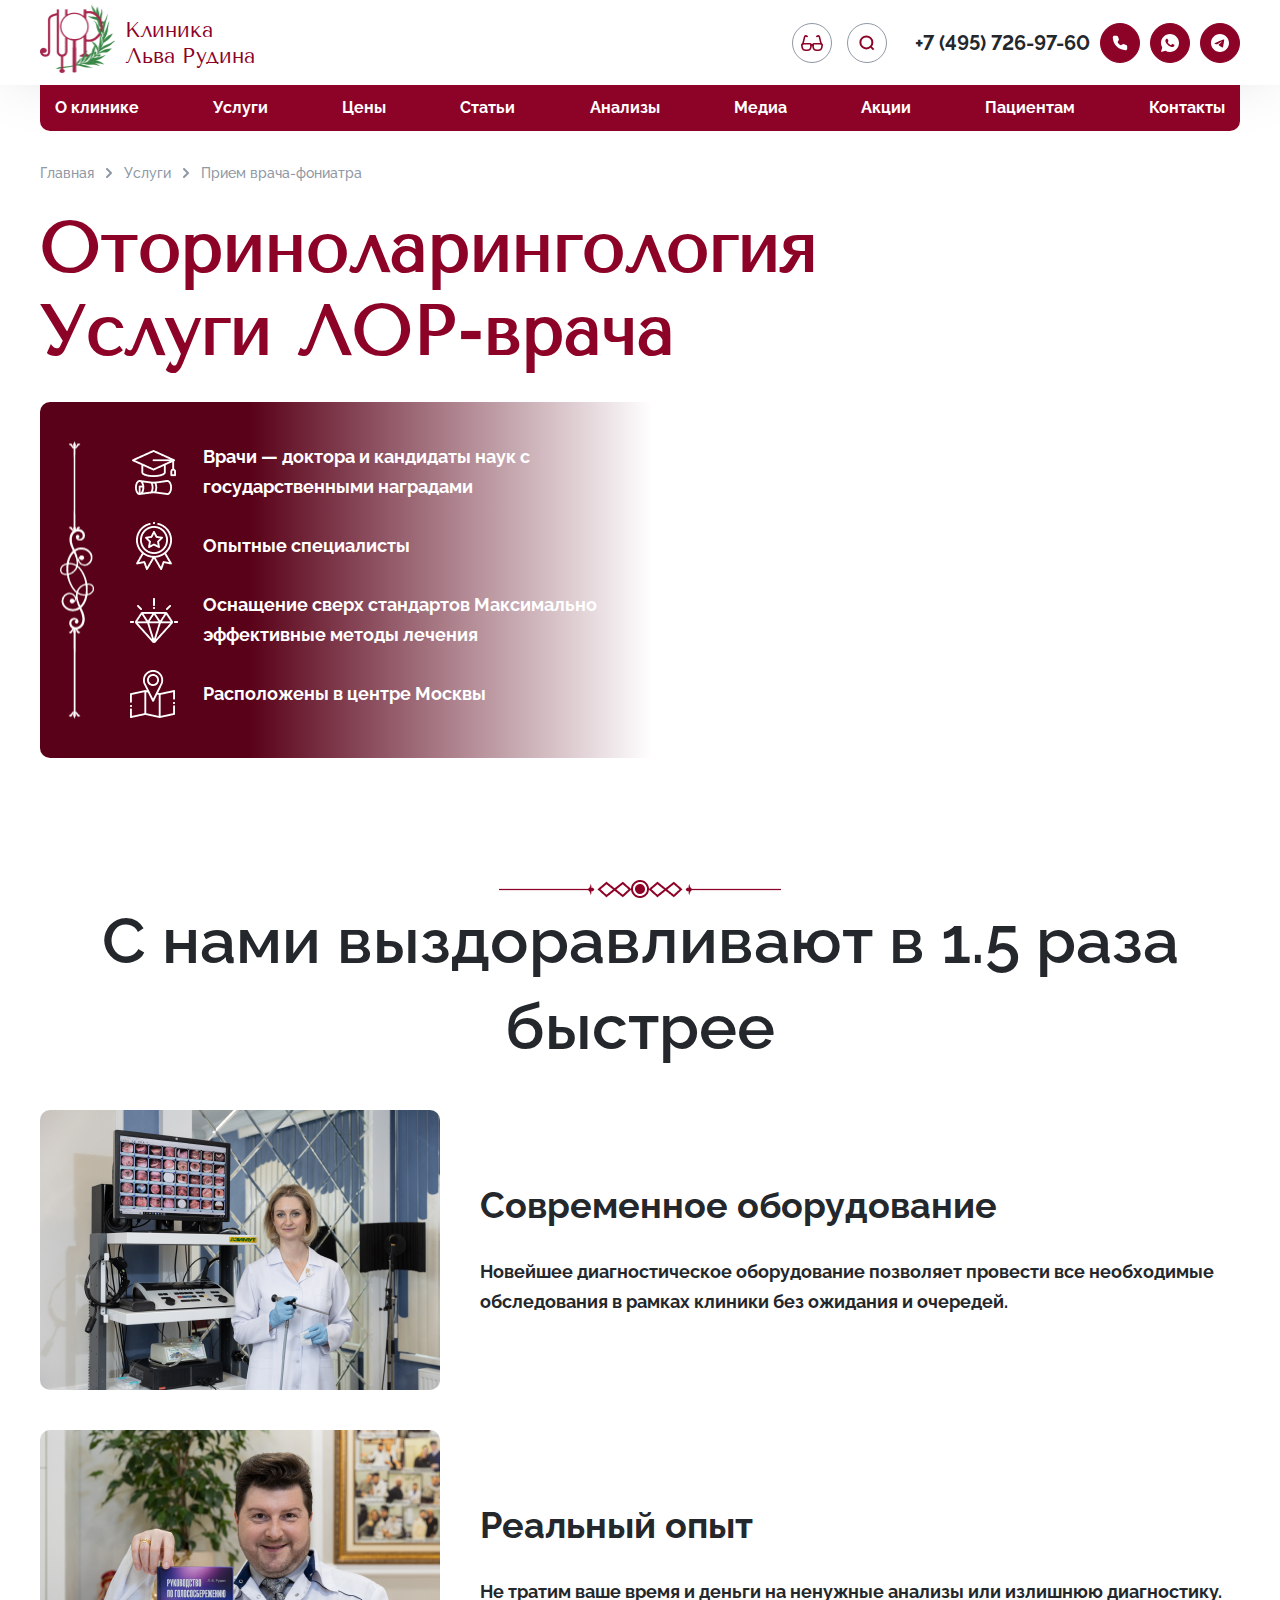
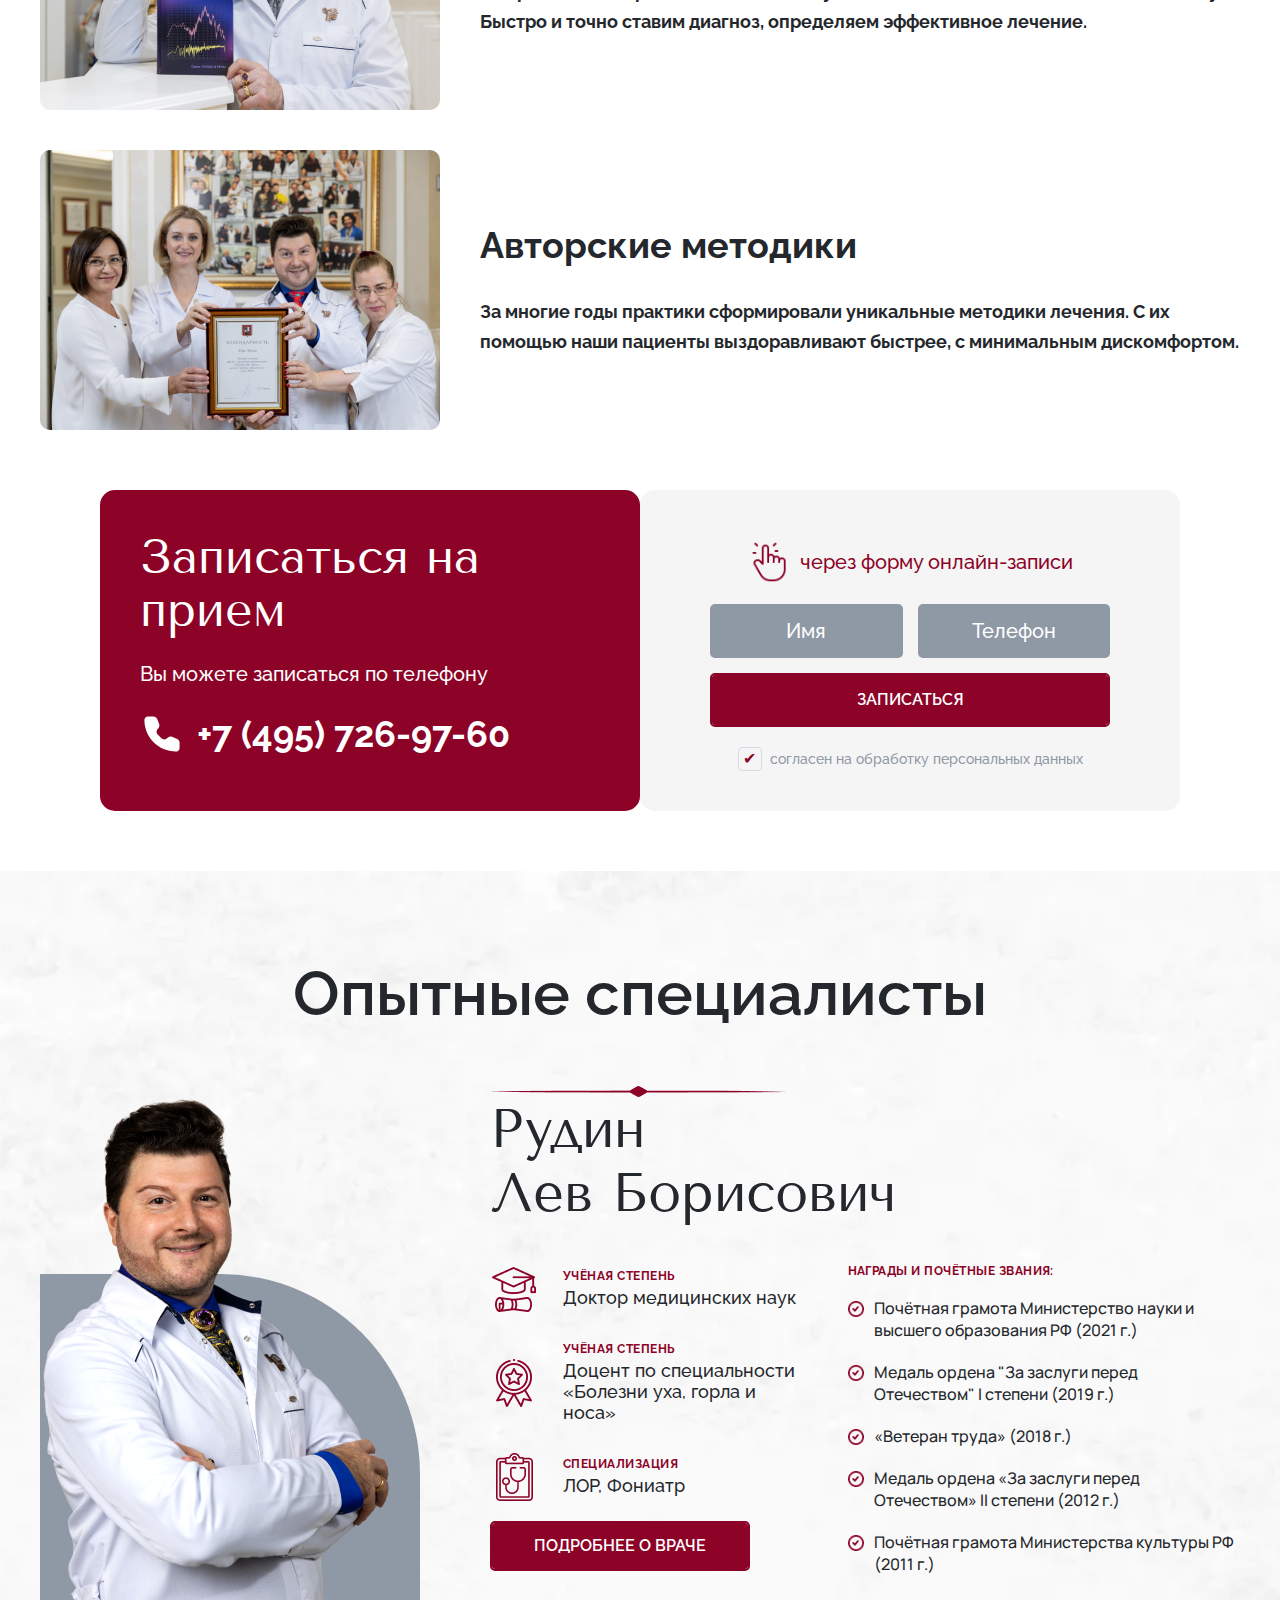
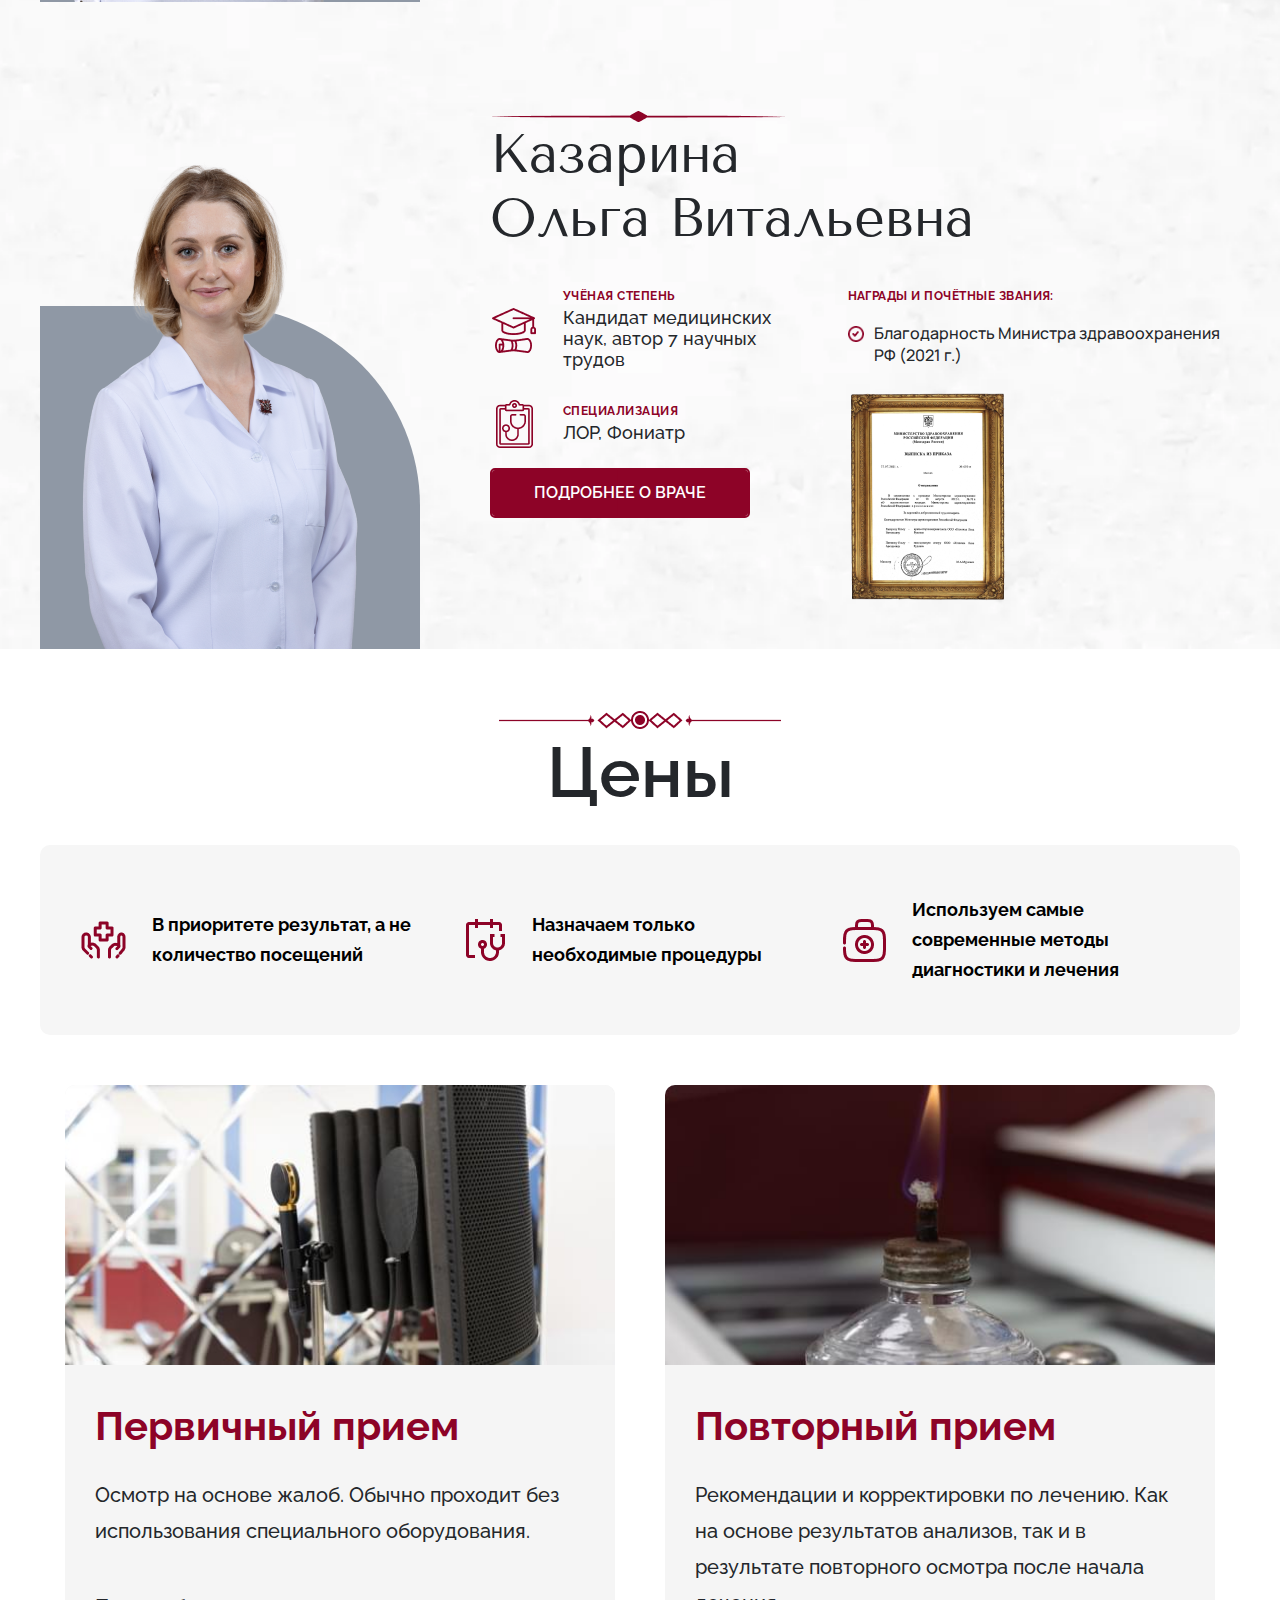
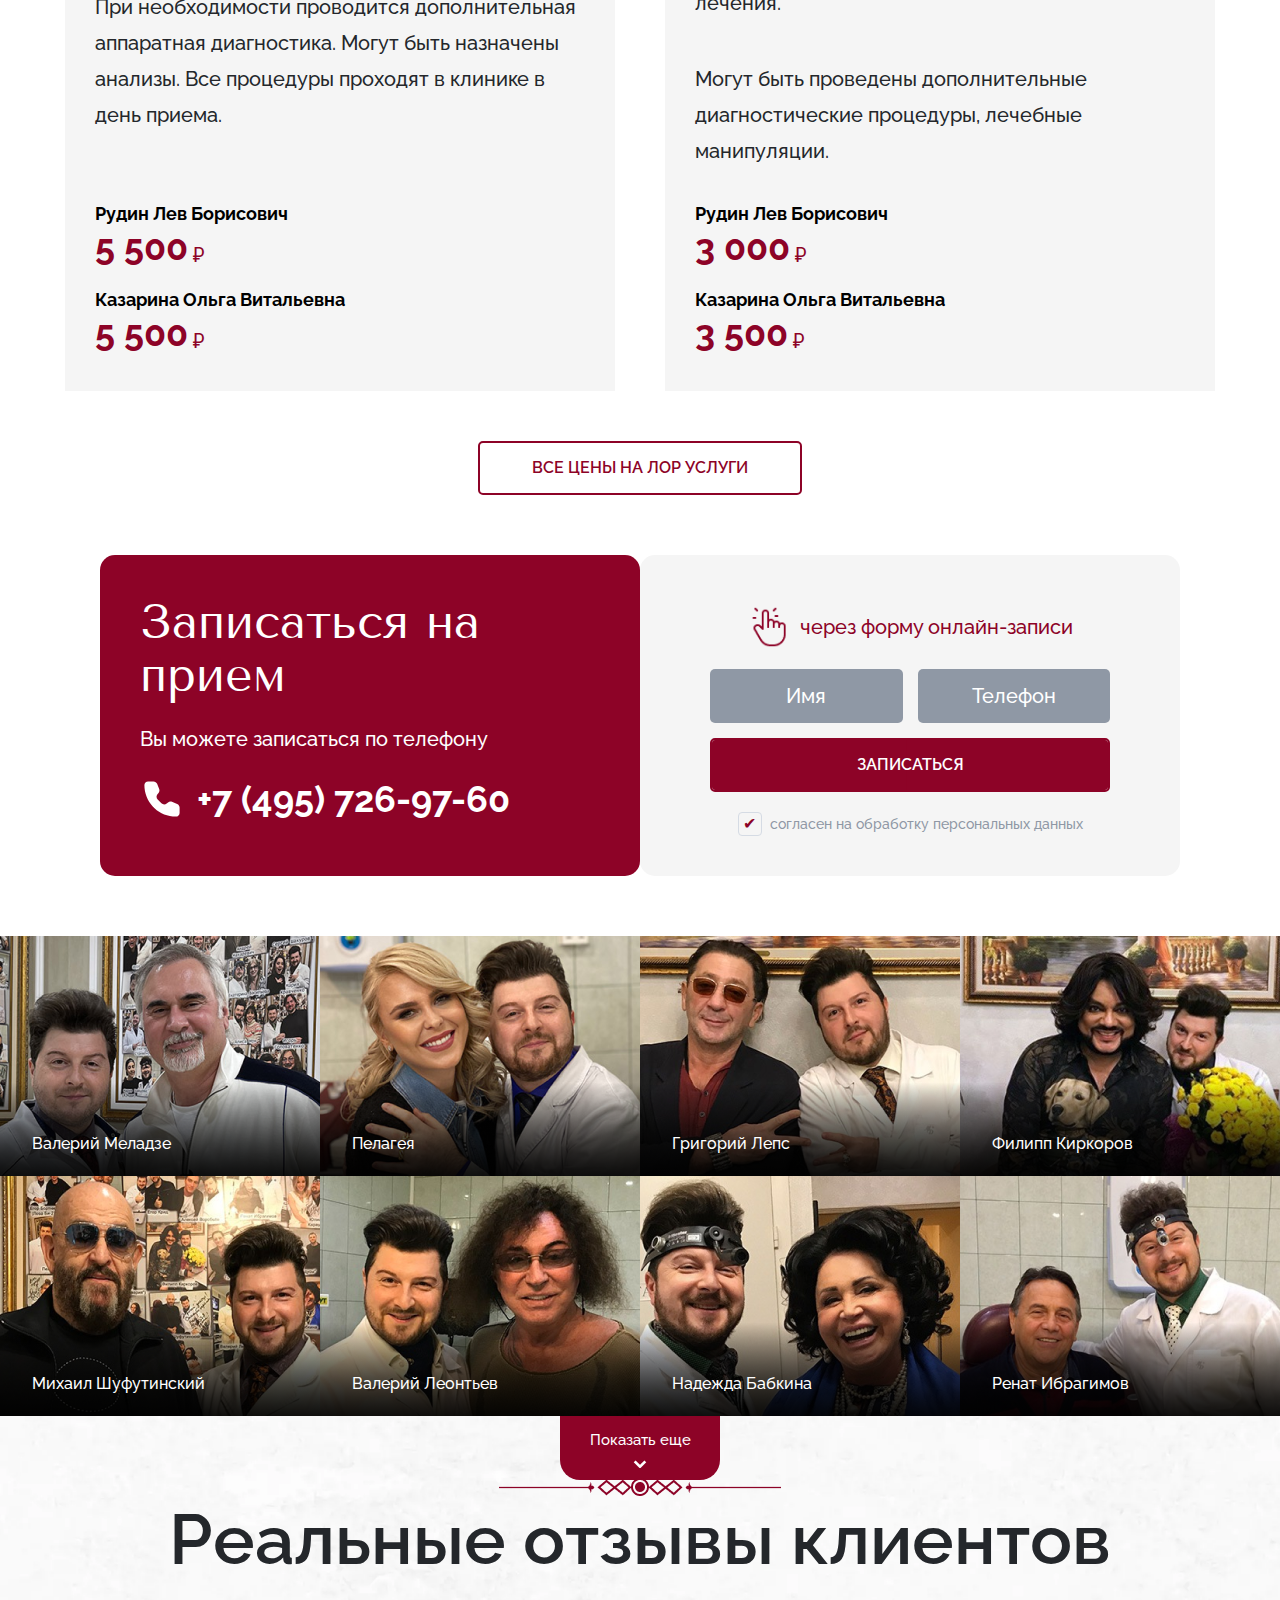
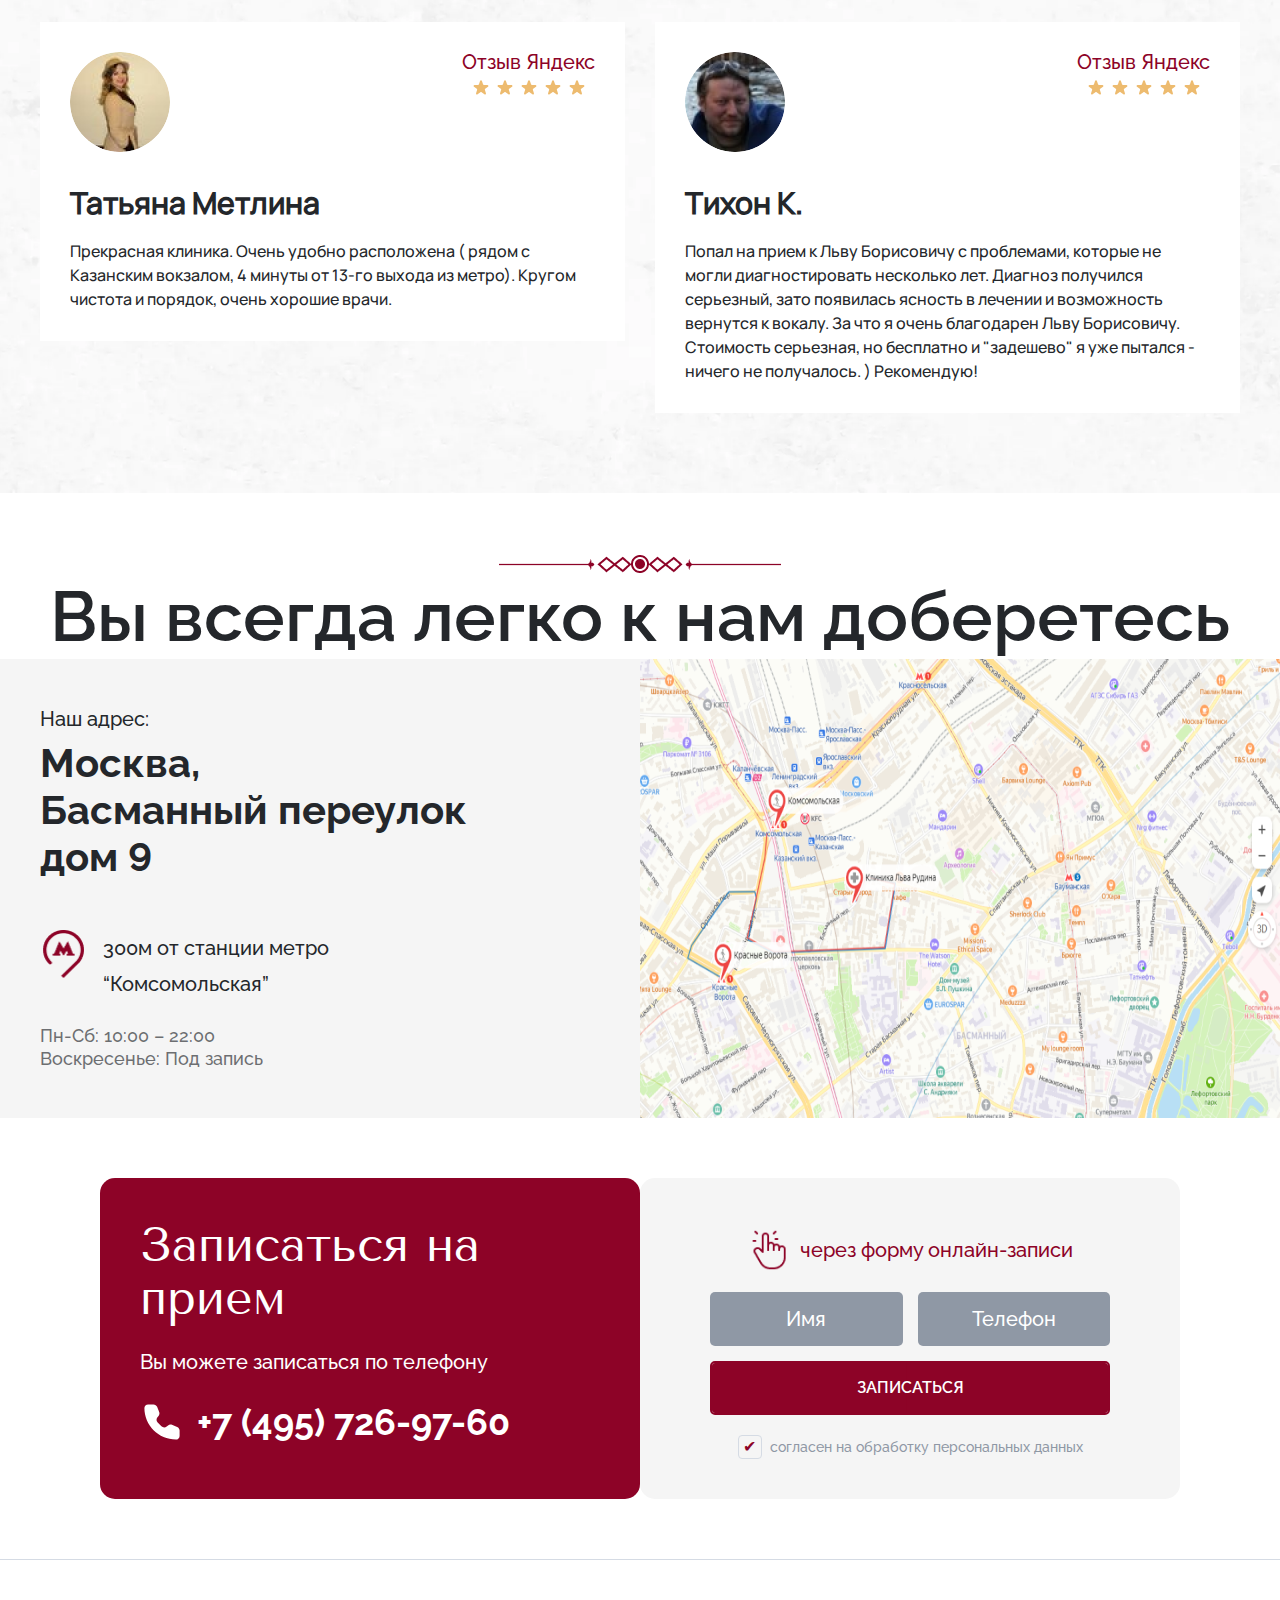
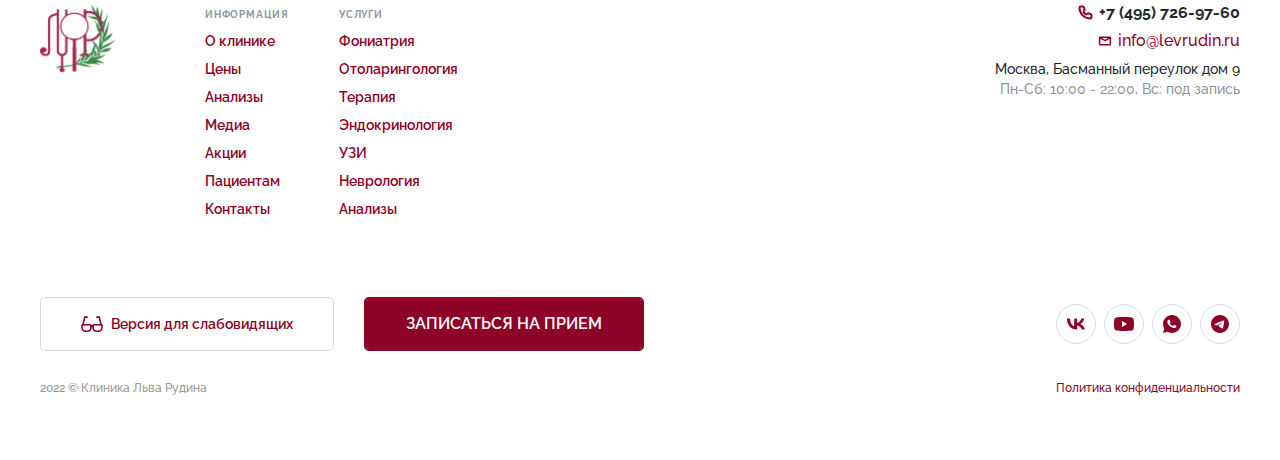
<file: ent-doctor.html>
<!DOCTYPE html>
<html lang='ru'>
<head>
	<title>Главная</title>
	<meta charset="UTF-8">
	<meta name="format-detection" content="telephone=no">
	<meta name="viewport" content="width=device-width, initial-scale=1.0">
	<link rel="shortcut icon" href="img/favicon/Gulp.svg">
	<link rel="stylesheet" href="https://cdn.jsdelivr.net/npm/swiper@10/swiper-bundle.min.css?_v=20231007212232" />
	<link rel="stylesheet" href="css/style.min.css?_v=20231007212232">
</head>

<body>
  <div class='wrapper'>
    <header class="header">
	<div class="header__body">
		<div class="header__container _container">
			<nav class="header__nav">
				<ul class="header__list">
					<li class="header__item"><a href="about.html" class="header__link link-page">О клинике</a></li>
					<li class="header__item"><a href="services.html" class="header__link link-page">Услуги</a></li>
					<li class="header__item"><a href="prices.html" class="header__link link-page">Цены</a></li>
					<li class="header__item"><a href="articles.html" class="header__link link-page">Статьи</a></li>
					<li class="header__item"><a href="analyzes.html" class="header__link link-page">Анализы</a></li>
					<li class="header__item"><a href="media.html" class="header__link link-page">Медиа</a></li>
					<li class="header__item"><a href="stocks.html" class="header__link link-page">Акции</a></li>
					<li class="header__item"><a href="patients.html" class="header__link link-page">Пациентам</a></li>
					<li class="header__item"><a href="contacts.html" class="header__link link-page">Контакты</a></li>
					<div class="header__list_close"></div>
				</ul>
				<div class="header-burger">
					<span></span>
					<span></span>
					<span></span>
				</div>
			</nav>

			<div class="header__content">
				<a href="index.html" class="header__logo">
					<img src="img/logo.png" alt="logo">
					<span class="header__logo-text">Клиника<br> Льва Рудина</span>
				</a>
				<div class="header__content-controls">
					<button class="header__visuallyImpaired header-controls-btn">
						<svg class='icon'>
							<use xlink:href='img/svg/sprite.svg#glasses'></use>
						</svg>
					</button>
					<form class="header__form">
						<input type="search" name="search" class="header__form_search" placeholder="поиск">
						<span class="header__form_btn header-controls-btn">
							<svg class='icon'>
								<use xlink:href='img/svg/sprite.svg#search'></use>
							</svg>
						</span>
					</form>
				</div>

				<a href="tel:74957269760" class="header__tel">+7 (495) 726-97-60</a>

				<div class="header__messengers" data-da=".header__nav,767.98,first">
					<a href="tel:74957269760" class="header__messengers_link">
						<svg class='icon'>
							<use xlink:href='img/svg/sprite.svg#tel'></use>
						</svg>
					</a>
					<a href="" class="header__messengers_link">
						<svg xmlns="http://www.w3.org/2000/svg" viewBox="0 0 18 18" class="icon">
							<path
								d="M9.00001 0C13.9707 0 18 4.0293 18 8.99999C18 13.9707 13.9707 18 9.00001 18C7.40951 18.0026 5.847 17.5816 4.47301 16.7805L0.00361266 18L1.22041 13.5288C0.418596 12.1544 -0.00264454 10.5912 1.24922e-05 8.99999C1.24922e-05 4.0293 4.02931 0 9.00001 0ZM5.93281 4.77L5.75281 4.7772C5.63628 4.78429 5.52239 4.81491 5.41801 4.8672C5.32038 4.92248 5.23126 4.9916 5.15341 5.0724C5.04541 5.1741 4.98421 5.2623 4.91851 5.3478C4.58562 5.78061 4.40638 6.31198 4.40911 6.858C4.41091 7.299 4.52611 7.72829 4.70611 8.12969C5.07421 8.94149 5.67991 9.80099 6.47911 10.5975C6.67171 10.7892 6.86071 10.9818 7.06411 11.1609C8.05716 12.0352 9.24053 12.6657 10.5201 13.0023L11.0313 13.0806C11.1978 13.0896 11.3643 13.077 11.5317 13.0689C11.7938 13.0554 12.0498 12.9844 12.2814 12.861C12.3993 12.8003 12.5143 12.7342 12.6261 12.663C12.6261 12.663 12.6648 12.6378 12.7386 12.582C12.8601 12.492 12.9348 12.4281 13.0356 12.3228C13.1103 12.2454 13.1751 12.1545 13.2246 12.051C13.2948 11.9043 13.365 11.6244 13.3938 11.3913C13.4154 11.2131 13.4091 11.1159 13.4064 11.0556C13.4028 10.9593 13.3227 10.8594 13.2354 10.8171L12.7116 10.5822C12.7116 10.5822 11.9286 10.2411 11.4498 10.0233C11.3997 10.0014 11.346 9.98891 11.2914 9.98639C11.2298 9.98007 11.1676 9.987 11.1089 10.0067C11.0503 10.0264 10.9965 10.0585 10.9512 10.1007C10.9467 10.0989 10.8864 10.1502 10.2357 10.9386C10.1984 10.9888 10.1469 11.0267 10.0879 11.0475C10.0289 11.0684 9.96509 11.0712 9.90451 11.0556C9.84588 11.0399 9.78843 11.02 9.7326 10.9962C9.62101 10.9494 9.58231 10.9314 9.50581 10.899C8.98927 10.6736 8.51103 10.369 8.08831 9.99629C7.97491 9.89729 7.86961 9.78929 7.76161 9.68489C7.40754 9.3458 7.09896 8.9622 6.84361 8.54369L6.79051 8.45819C6.75237 8.40074 6.72153 8.33877 6.69871 8.27369C6.66451 8.14139 6.75361 8.03519 6.75361 8.03519C6.75361 8.03519 6.97231 7.79579 7.07401 7.66619C7.17301 7.54019 7.25671 7.4178 7.31071 7.3305C7.41691 7.1595 7.45021 6.984 7.39441 6.8481C7.14241 6.2325 6.88141 5.6196 6.61321 5.0112C6.56011 4.8906 6.40261 4.8042 6.25951 4.7871C6.21091 4.7817 6.16231 4.7763 6.11371 4.7727C5.99284 4.76669 5.87173 4.76789 5.75101 4.7763L5.93191 4.7691L5.93281 4.77Z" />
						</svg>
					</a>
					<a href="" class="header__messengers_link">
						<svg xmlns="http://www.w3.org/2000/svg" viewBox="0 0 18 18" class="icon">
							<path
								d="M9 0C4.032 0 0 4.032 0 9C0 13.968 4.032 18 9 18C13.968 18 18 13.968 18 9C18 4.032 13.968 0 9 0ZM13.176 6.12C13.041 7.542 12.456 10.998 12.159 12.591C12.033 13.266 11.781 13.491 11.547 13.518C11.025 13.563 10.629 13.176 10.125 12.843C9.333 12.321 8.883 11.997 8.118 11.493C7.227 10.908 7.803 10.584 8.316 10.062C8.451 9.927 10.755 7.83 10.8 7.641C10.8063 7.61237 10.8054 7.58265 10.7976 7.55442C10.7897 7.52619 10.7751 7.5003 10.755 7.479C10.701 7.434 10.629 7.452 10.566 7.461C10.485 7.479 9.225 8.316 6.768 9.972C6.408 10.215 6.084 10.341 5.796 10.332C5.472 10.323 4.86 10.152 4.401 9.999C3.834 9.819 3.393 9.72 3.429 9.405C3.447 9.243 3.672 9.081 4.095 8.91C6.723 7.767 8.469 7.011 9.342 6.651C11.844 5.607 12.357 5.427 12.699 5.427C12.771 5.427 12.942 5.445 13.05 5.535C13.14 5.607 13.167 5.706 13.176 5.778C13.167 5.832 13.185 5.994 13.176 6.12Z" />
						</svg>
					</a>
				</div>
			</div>
		</div>
	</div>
</header>
    <main class='main'>

      <section class="doctor section">
        <div class="doctor__container _container">
          <div class="doctor__body">
            <ul class="path">
              <li class="path__li">
                <a href="index.html" class="path__link">Главная</a>
              </li>
              <svg xmlns="http://www.w3.org/2000/svg" width="6" height="10" viewBox="0 0 6 10" fill="none">
                <path d="M1 1L5 5L1 9" stroke="#8F98A5" stroke-width="2" stroke-linecap="round"
                  stroke-linejoin="round" />
              </svg>
              <li class="path__li">
                <a href="index.html" class="path__link">Услуги</a>
              </li>
              <svg xmlns="http://www.w3.org/2000/svg" width="6" height="10" viewBox="0 0 6 10" fill="none">
                <path d="M1 1L5 5L1 9" stroke="#8F98A5" stroke-width="2" stroke-linecap="round"
                  stroke-linejoin="round" />
              </svg>
              <li class="path__li">
                <a href="ent-doctor.html" class="path__link">Прием врача-фониатра</a>
              </li>
            </ul>
            <h1 class="doctor__title h1">Оториноларингология<br> Услуги ЛОР-врача</h1>
            <div class="doctor__content">
              <img src="img/icons/decor-4.png" alt="decor" class="decor">
              <ul class="doctor__list">
                <li class="doctor__li">
                  <img src="img/icons/icon-white-1.png" alt="intro-list">
                  <p>Врачи — доктора и кандидаты наук с государственными наградами</p>
                </li>
                <li class="doctor__li">
                  <img src="img/icons/icon-white-2.png" alt="intro-list">
                  <p>Опытные специалисты</p>
                </li>
                <li class="doctor__li">
                  <img src="img/icons/icon-white-3.png" alt="intro-list">
                  <p>Оснащение сверх стандартов
                    Максимально эффективные методы лечения</p>
                </li>
                <li class="doctor__li">
                  <img src="img/icons/icon-white-4.png" alt="intro-list">
                  <p>Расположены в центре Москвы</p>
                </li>
              </ul>
            </div>
          </div>
        </div>
      </section>

      <section class="recovering section">
        <div class="recovering__container _container">
          <div class="recovering__body">
            <h2 class="recovering__title h2">
              <img src="img/icons/title-decor.png" alt="title-decor">
              С нами выздоравливают в 1.5 раза быстрее
            </h2>

            <div class="recovering__content">
              <img src="img/services-bg.png" alt="services-bg" class="recovering__bg img-decors bg-1">
              <img src="img/services-bg.png" alt="services-bg" class="recovering__bg img-decors bg-2">
              <div class="recovering__item">
                <div class="recovering__item_wpImg">
                  <img src="img/recovering-1.png" alt="recovering">
                </div>
                <div class="recovering__item_content">
                  <h4 class="recovering__item_title">Современное оборудование</h4>
                  <p class="recovering__item_text">Новейшее диагностическое оборудование позволяет провести все
                    необходимые обследования в рамках клиники без ожидания и очередей. </p>
                </div>
              </div>
              <div class="recovering__item">
                <div class="recovering__item_wpImg">
                  <img src="img/recovering-2.png" alt="recovering">
                </div>
                <div class="recovering__item_content">
                  <h4 class="recovering__item_title">Реальный опыт</h4>
                  <p class="recovering__item_text">Не тратим ваше время и деньги на ненужные анализы или излишнюю
                    диагностику. Быстро и точно ставим диагноз, определяем эффективное лечение.</p>
                </div>
              </div>
              <div class="recovering__item">
                <div class="recovering__item_wpImg">
                  <img src="img/recovering-3.png" alt="recovering">
                </div>
                <div class="recovering__item_content">
                  <h4 class="recovering__item_title">Авторские методики</h4>
                  <p class="recovering__item_text">За многие годы практики сформировали уникальные методики лечения.
                    С их помощью наши пациенты выздоравливают быстрее, с минимальным дискомфортом.</p>
                </div>
              </div>
            </div>
          </div>
        </div>
      </section>

      <section class="record section">
        <div class="record__container _container">
          <div class="record__body">
            <div class="record__content">
              <div class="record__block">
                <h4 class="record__title">Записаться на прием</h4>
                <span>Вы можете записаться по телефону</span>
                <div class="record__block-bottom">
                  <svg class='icon'>
                    <use xlink:href='img/svg/sprite.svg#tel'></use>
                  </svg>
                  <a href="tel:74957269760" class="record__tel">+7 (495) 726-97-60</a>
                </div>
              </div>
              <form class="record__form form-record" data-form="record">
                <div class="record__form_info">
                  <img src="img/icons/tabler.png" alt="tabler">
                  <span>через форму онлайн-записи</span>
                </div>
                <div class="record__form_row">
                  <div class="record__form_wpInput wpInput">
                    <input type="text" name="name" class="record__form_input input" placeholder="Имя">
                  </div>
                  <div class="record__form_wpInput wpInput">
                    <input type="tel" name="phone" class="record__form_input input" inputmode="tel"
                      placeholder="Телефон">
                  </div>
                </div>
                <button type="submit" class="record__form_button button hover">Записаться</button>
                <label class="record__form_bottom wpCheckbox-label">
                  <input type="checkbox" name="privacy-policy" class="input-checkbox" id="privacy-policy" checked>
                  <label for="privacy-policy" class="record__form_checkbox-label checkbox-label"></label>
                  <p class="record__form_text">согласен на обработку персональных данных</p>
                </label>
              </form>
            </div>
          </div>
        </div>
      </section>

      <section class="specialists section section-bg">
        <div class="specialists__container _container">
          <div class="specialists__body">
            <h2 class="specialists__title h2">Опытные специалисты</h2>
            <div class="specialists__content">
              <div class="specialists__specialist">
                <div class="specialists__specialist_wpImg" data-da=".specialists__specialist_content,991.98,first">
                  <img src="img/specialist-1.png" alt="Рудин Лев Борисович">
                </div>
                <div class="specialists__specialist_content">
                  <h3 class="specialists__specialist_title">
                    <img src="img/icons/intro-decor.png" alt="intro-decor">
                    Рудин<br> Лев Борисович
                  </h3>
                  <div class="specialists__specialist_flex">
                    <div class="specialists__specialist_flex-column">
                      <ul class="specialists__specialist_list-left">
                        <li class="specialists__specialist_item-left">
                          <img src="img/icons/intro-list-3.png" alt="icon">
                          <div class="specialists__specialist_item-content">
                            <span>Учёная степень</span>
                            <p>Доктор медицинских наук</p>
                          </div>
                        </li>
                        <li class="specialists__specialist_item-left">
                          <img src="img/icons/intro-list-2.png" alt="icon">
                          <div class="specialists__specialist_item-content">
                            <span>Учёная степень</span>
                            <p>Доцент по специальности «Болезни уха, горла и носа»</p>
                          </div>
                        </li>
                        <li class="specialists__specialist_item-left">
                          <img src="img/icons/intro-list-5.png" alt="icon">
                          <div class="specialists__specialist_item-content">
                            <span>специализация</span>
                            <p>ЛОР, Фониатр</p>
                          </div>
                        </li>
                      </ul>
                      <a href="" class="specialists__specialist_button button hover">Подробнее о враче</a>
                    </div>
                    <div class="specialists__specialist_flex-column">
                      <h6 class="specialists__specialist_list-title">Награды и почётные звания:</h6>
                      <ul class="specialists__specialist_list-right">
                        <li class="specialists__specialist_item-right">
                          <img src="img/icons/check.png" alt="check">
                          <p>Почётная грамота Министерство науки и высшего образования РФ (2021 г.)</p>
                        </li>
                        <li class="specialists__specialist_item-right">
                          <img src="img/icons/check.png" alt="check">
                          <p>Медаль ордена "За заслуги перед Отечеством" I степени (2019 г.)</p>
                        </li>
                        <li class="specialists__specialist_item-right">
                          <img src="img/icons/check.png" alt="check">
                          <p>«Ветеран труда» (2018 г.)</p>
                        </li>
                        <li class="specialists__specialist_item-right">
                          <img src="img/icons/check.png" alt="check">
                          <p>Медаль ордена «За заслуги перед Отечеством» II степени (2012 г.)</p>
                        </li>
                        <li class="specialists__specialist_item-right">
                          <img src="img/icons/check.png" alt="check">
                          <p>Почётная грамота Министерства культуры РФ (2011 г.)</p>
                        </li>
                      </ul>
                    </div>
                  </div>
                </div>
              </div>
              <div class="specialists__specialist">
                <div class="specialists__specialist_wpImg" data-da=".specialist-content-2,991.98,first">
                  <img src="img/specialist-2.png" alt="Казарина Ольга Витальевна ">
                </div>
                <div class="specialists__specialist_content specialist-content-2">
                  <h3 class="specialists__specialist_title">
                    <img src="img/icons/intro-decor.png" alt="intro-decor">
                    Казарина<br> Ольга Витальевна
                  </h3>
                  <div class="specialists__specialist_flex">
                    <div class="specialists__specialist_flex-column">
                      <ul class="specialists__specialist_list-left">
                        <li class="specialists__specialist_item-left">
                          <img src="img/icons/intro-list-3.png" alt="icon">
                          <div class="specialists__specialist_item-content">
                            <span>Учёная степень</span>
                            <p>Кандидат медицинских наук, автор 7 научных трудов</p>
                          </div>
                        </li>
                        <li class="specialists__specialist_item-left">
                          <img src="img/icons/intro-list-5.png" alt="icon">
                          <div class="specialists__specialist_item-content">
                            <span>специализация</span>
                            <p>ЛОР, Фониатр</p>
                          </div>
                        </li>
                      </ul>
                      <a href="" class="specialists__specialist_button button hover">Подробнее о враче</a>
                    </div>
                    <div class="specialists__specialist_flex-column">
                      <h6 class="specialists__specialist_list-title">Награды и почётные звания:</h6>
                      <ul class="specialists__specialist_list-right">
                        <li class="specialists__specialist_item-right">
                          <img src="img/icons/check.png" alt="check">
                          <p>Благодарность Министра здравоохранения РФ (2021 г.)</p>
                        </li>
                        <img src="img/gramota.png" alt="грамота" class="img-awards">
                      </ul>
                    </div>
                  </div>
                </div>
              </div>
            </div>
          </div>
        </div>
      </section>

      <section class="prices section">
        <div class="prices__container _container">
          <h2 class="prices__title h2">
            <img src="img/icons/title-decor.png" alt="title-decor">
            Цены
          </h2>
          <div class="prices__body">

            <ul class="prices__ul">
              <li class="prices__li">
                <img src="img/icons/icon-1.png" alt="icon">
                <p>В приоритете результат, а не количество посещений</p>
              </li>
              <li class="prices__li">
                <img src="img/icons/icon-2.png" alt="icon">
                <p>Назначаем только необходимые процедуры</p>
              </li>
              <li class="prices__li">
                <img src="img/icons/icon-3.png" alt="icon">
                <p>Используем самые современные методы диагностики и лечения</p>
              </li>
            </ul>

            <div class="prices__content">
              <div class="prices__card">
                <div class="prices__card_wpImg">
                  <img src="img/prices-1.jpg" alt="prices-img">
                </div>
                <div class="prices__card_content">
                  <h4 class="prices__card_title">Первичный прием</h4>
                  <div class="prices__card_wpText">
                    <p class="prices__card_text">Осмотр на основе жалоб. Обычно проходит без использования специального
                      оборудования.</p>
                    <p class="prices__card_text">При необходимости проводится дополнительная аппаратная диагностика.
                      Могут
                      быть назначены анализы. Все процедуры проходят в клинике в день приема.</p>
                  </div>
                  <div class="prices__card_bottom">
                    <span class="prices__card_name">Рудин Лев Борисович</span>
                    <span class="prices__card_price"><b>5 500</b>₽</span>
                    <span class="prices__card_name">Казарина Ольга Витальевна</span>
                    <span class="prices__card_price"><b>5 500</b>₽</span>
                  </div>
                </div>
              </div>
              <div class="prices__card">
                <div class="prices__card_wpImg">
                  <img src="img/prices-2.jpg" alt="prices-img">
                </div>
                <div class="prices__card_content">
                  <h4 class="prices__card_title">Повторный прием</h4>
                  <div class="prices__card_wpText">
                    <p class="prices__card_text">Рекомендации и корректировки по лечению.
                      Как на основе результатов анализов, так и в результате повторного осмотра после начала лечения.
                    </p>
                    <p class="prices__card_text">Могут быть проведены дополнительные диагностические процедуры, лечебные
                      манипуляции.</p>
                  </div>
                  <div class="prices__card_bottom">
                    <span class="prices__card_name">Рудин Лев Борисович</span>
                    <span class="prices__card_price"><b>3 000</b>₽</span>
                    <span class="prices__card_name">Казарина Ольга Витальевна</span>
                    <span class="prices__card_price"><b>3 500 </b>₽</span>
                  </div>
                </div>
              </div>
            </div>

            <a href="" class="prices__link button hover">Все цены на ЛОР услуги</a>
          </div>
        </div>
      </section>

      <section class="record section">
        <div class="record__container _container">
          <div class="record__body">
            <div class="record__content">
              <div class="record__block">
                <h4 class="record__title">Записаться на прием</h4>
                <span>Вы можете записаться по телефону</span>
                <div class="record__block-bottom">
                  <svg class='icon'>
                    <use xlink:href='img/svg/sprite.svg#tel'></use>
                  </svg>
                  <a href="tel:74957269760" class="record__tel">+7 (495) 726-97-60</a>
                </div>
              </div>
              <form class="record__form form-record" data-form="record">
                <div class="record__form_info">
                  <img src="img/icons/tabler.png" alt="tabler">
                  <span>через форму онлайн-записи</span>
                </div>
                <div class="record__form_row">
                  <div class="record__form_wpInput wpInput">
                    <input type="text" name="name" class="record__form_input input" placeholder="Имя">
                  </div>
                  <div class="record__form_wpInput wpInput">
                    <input type="tel" name="phone" class="record__form_input input" inputmode="tel"
                      placeholder="Телефон">
                  </div>
                </div>
                <button type="submit" class="record__form_button button hover">Записаться</button>
                <label class="record__form_bottom wpCheckbox-label">
                  <input type="checkbox" name="privacy-policy" class="input-checkbox" id="privacy-policy" checked>
                  <label for="privacy-policy" class="record__form_checkbox-label checkbox-label"></label>
                  <p class="record__form_text">согласен на обработку персональных данных</p>
                </label>
              </form>
            </div>
          </div>
        </div>
      </section>

      <!-- Слайдер -->

      <section class="gallery section-bg">
        <div class="gallery__body">
          <div class="gallery__content">
            <a class="gallery__tile" data-fslightbox="gallery" href="img/gallery-1.png">
              <img src="img/gallery-1.png" alt="gallery">
              <span class="gallery__tile-name">Валерий Меладзе</span>
              <div class="gallery__tile-zoom">
                <svg class='icon'>
                  <use xlink:href='img/svg/sprite.svg#zoom'></use>
                </svg>
              </div>
            </a>
            <a class="gallery__tile" data-fslightbox="gallery" href="img/gallery-2.png">
              <img src="img/gallery-2.png" alt="gallery">
              <span class="gallery__tile-name">Пелагея</span>
              <div class="gallery__tile-zoom">
                <svg class='icon'>
                  <use xlink:href='img/svg/sprite.svg#zoom'></use>
                </svg>
              </div>
            </a>
            <a class="gallery__tile" data-fslightbox="gallery" href="img/gallery-3.png">
              <img src="img/gallery-3.png" alt="gallery">
              <span class="gallery__tile-name">Григорий Лепс</span>
              <div class="gallery__tile-zoom">
                <svg class='icon'>
                  <use xlink:href='img/svg/sprite.svg#zoom'></use>
                </svg>
              </div>
            </a>
            <a class="gallery__tile" data-fslightbox="gallery" href="img/gallery-4.png">
              <img src="img/gallery-4.png" alt="gallery">
              <span class="gallery__tile-name">Филипп Киркоров</span>
              <div class="gallery__tile-zoom">
                <svg class='icon'>
                  <use xlink:href='img/svg/sprite.svg#zoom'></use>
                </svg>
              </div>
            </a>
            <a class="gallery__tile" data-fslightbox="gallery" href="img/gallery-5.png">
              <img src="img/gallery-5.png" alt="gallery">
              <span class="gallery__tile-name">Михаил Шуфутинский</span>
              <div class="gallery__tile-zoom">
                <svg class='icon'>
                  <use xlink:href='img/svg/sprite.svg#zoom'></use>
                </svg>
              </div>
            </a>
            <a class="gallery__tile" data-fslightbox="gallery" href="img/gallery-6.png">
              <img src="img/gallery-6.png" alt="gallery">
              <span class="gallery__tile-name">Валерий Леонтьев</span>
              <div class="gallery__tile-zoom">
                <svg class='icon'>
                  <use xlink:href='img/svg/sprite.svg#zoom'></use>
                </svg>
              </div>
            </a>
            <a class="gallery__tile" data-fslightbox="gallery" href="img/gallery-7.png">
              <img src="img/gallery-7.png" alt="gallery">
              <span class="gallery__tile-name">Надежда Бабкина</span>
              <div class="gallery__tile-zoom">
                <svg class='icon'>
                  <use xlink:href='img/svg/sprite.svg#zoom'></use>
                </svg>
              </div>
            </a>
            <a class="gallery__tile" data-fslightbox="gallery" href="img/gallery-8.png">
              <img src="img/gallery-8.png" alt="gallery">
              <span class="gallery__tile-name">Ренат Ибрагимов</span>
              <div class="gallery__tile-zoom">
                <svg class='icon'>
                  <use xlink:href='img/svg/sprite.svg#zoom'></use>
                </svg>
              </div>
            </a>
            <a class="gallery__tile" data-fslightbox="gallery" href="img/gallery-9.png">
              <img src="img/gallery-9.png" alt="gallery">
              <span class="gallery__tile-name">Юлия Паршута</span>
              <div class="gallery__tile-zoom">
                <svg class='icon'>
                  <use xlink:href='img/svg/sprite.svg#zoom'></use>
                </svg>
              </div>
            </a>
            <a class="gallery__tile" data-fslightbox="gallery" href="img/gallery-10.png">
              <img src="img/gallery-10.png" alt="gallery">
              <span class="gallery__tile-name">Сергей Бурунов</span>
              <div class="gallery__tile-zoom">
                <svg class='icon'>
                  <use xlink:href='img/svg/sprite.svg#zoom'></use>
                </svg>
              </div>
            </a>
            <a class="gallery__tile" data-fslightbox="gallery" href="img/gallery-1.png">
              <img src="img/gallery-1.png" alt="gallery">
              <span class="gallery__tile-name">Валерий Меладзе</span>
              <div class="gallery__tile-zoom">
                <svg class='icon'>
                  <use xlink:href='img/svg/sprite.svg#zoom'></use>
                </svg>
              </div>
            </a>
            <a class="gallery__tile" data-fslightbox="gallery" href="img/gallery-2.png">
              <img src="img/gallery-2.png" alt="gallery">
              <span class="gallery__tile-name">Пелагея</span>
              <div class="gallery__tile-zoom">
                <svg class='icon'>
                  <use xlink:href='img/svg/sprite.svg#zoom'></use>
                </svg>
              </div>
            </a>
            <a class="gallery__tile" data-fslightbox="gallery" href="img/gallery-3.png">
              <img src="img/gallery-3.png" alt="gallery">
              <span class="gallery__tile-name">Григорий Лепс</span>
              <div class="gallery__tile-zoom">
                <svg class='icon'>
                  <use xlink:href='img/svg/sprite.svg#zoom'></use>
                </svg>
              </div>
            </a>
            <a class="gallery__tile" data-fslightbox="gallery" href="img/gallery-4.png">
              <img src="img/gallery-4.png" alt="gallery">
              <span class="gallery__tile-name">Филипп Киркоров</span>
              <div class="gallery__tile-zoom">
                <svg class='icon'>
                  <use xlink:href='img/svg/sprite.svg#zoom'></use>
                </svg>
              </div>
            </a>
            <a class="gallery__tile" data-fslightbox="gallery" href="img/gallery-5.png">
              <img src="img/gallery-5.png" alt="gallery">
              <span class="gallery__tile-name">Михаил Шуфутинский</span>
              <div class="gallery__tile-zoom">
                <svg class='icon'>
                  <use xlink:href='img/svg/sprite.svg#zoom'></use>
                </svg>
              </div>
            </a>
          </div>
          <button class="gallery__button">
            <span class="more">Показать еще</span>
            <span class="wrap">Свернуть</span>
            <svg xmlns="http://www.w3.org/2000/svg" viewBox="0 0 11 6">
              <path d="M9.5 1L5.5 5L1.5 1" />
            </svg>
          </button>
        </div>
      </section>

      <section class="reviews section section-bg">
        <div class="reviews__container _container">
          <div class="reviews__body">
            <h2 class="reviews__title h2">
              <img src="img/icons/title-decor.png" alt="title-decor">
              Реальные отзывы клиентов
            </h2>
            <div class="reviews__content">
              <div class="reviews__feedback">
                <div class="reviews__feedback_top">
                  <div class="reviews__feedback_picture">
                    <img src="img/picture-1.png" alt="picture">
                  </div>
                  <div class="reviews__feedback_yandex">
                    <a href="">Отзыв Яндекс</a>
                    <div class="reviews__feedback_rating">
                      <svg xmlns="http://www.w3.org/2000/svg" width="16" height="15" viewBox="0 0 16 15" fill="none">
                        <path
                          d="M7.04894 0.92705C7.3483 0.00573921 8.6517 0.00573969 8.95106 0.92705L10.0206 4.21885C10.1545 4.63087 10.5385 4.90983 10.9717 4.90983H14.4329C15.4016 4.90983 15.8044 6.14945 15.0207 6.71885L12.2205 8.75329C11.87 9.00793 11.7234 9.4593 11.8572 9.87132L12.9268 13.1631C13.2261 14.0844 12.1717 14.8506 11.388 14.2812L8.58778 12.2467C8.2373 11.9921 7.7627 11.9921 7.41221 12.2467L4.61204 14.2812C3.82833 14.8506 2.77385 14.0844 3.0732 13.1631L4.14277 9.87132C4.27665 9.4593 4.12999 9.00793 3.7795 8.75329L0.979333 6.71885C0.195619 6.14945 0.598395 4.90983 1.56712 4.90983H5.02832C5.46154 4.90983 5.8455 4.63087 5.97937 4.21885L7.04894 0.92705Z"
                          fill="#EDBB6F" />
                      </svg>
                      <svg xmlns="http://www.w3.org/2000/svg" width="16" height="15" viewBox="0 0 16 15" fill="none">
                        <path
                          d="M7.04894 0.92705C7.3483 0.00573921 8.6517 0.00573969 8.95106 0.92705L10.0206 4.21885C10.1545 4.63087 10.5385 4.90983 10.9717 4.90983H14.4329C15.4016 4.90983 15.8044 6.14945 15.0207 6.71885L12.2205 8.75329C11.87 9.00793 11.7234 9.4593 11.8572 9.87132L12.9268 13.1631C13.2261 14.0844 12.1717 14.8506 11.388 14.2812L8.58778 12.2467C8.2373 11.9921 7.7627 11.9921 7.41221 12.2467L4.61204 14.2812C3.82833 14.8506 2.77385 14.0844 3.0732 13.1631L4.14277 9.87132C4.27665 9.4593 4.12999 9.00793 3.7795 8.75329L0.979333 6.71885C0.195619 6.14945 0.598395 4.90983 1.56712 4.90983H5.02832C5.46154 4.90983 5.8455 4.63087 5.97937 4.21885L7.04894 0.92705Z"
                          fill="#EDBB6F" />
                      </svg>
                      <svg xmlns="http://www.w3.org/2000/svg" width="16" height="15" viewBox="0 0 16 15" fill="none">
                        <path
                          d="M7.04894 0.92705C7.3483 0.00573921 8.6517 0.00573969 8.95106 0.92705L10.0206 4.21885C10.1545 4.63087 10.5385 4.90983 10.9717 4.90983H14.4329C15.4016 4.90983 15.8044 6.14945 15.0207 6.71885L12.2205 8.75329C11.87 9.00793 11.7234 9.4593 11.8572 9.87132L12.9268 13.1631C13.2261 14.0844 12.1717 14.8506 11.388 14.2812L8.58778 12.2467C8.2373 11.9921 7.7627 11.9921 7.41221 12.2467L4.61204 14.2812C3.82833 14.8506 2.77385 14.0844 3.0732 13.1631L4.14277 9.87132C4.27665 9.4593 4.12999 9.00793 3.7795 8.75329L0.979333 6.71885C0.195619 6.14945 0.598395 4.90983 1.56712 4.90983H5.02832C5.46154 4.90983 5.8455 4.63087 5.97937 4.21885L7.04894 0.92705Z"
                          fill="#EDBB6F" />
                      </svg>
                      <svg xmlns="http://www.w3.org/2000/svg" width="16" height="15" viewBox="0 0 16 15" fill="none">
                        <path
                          d="M7.04894 0.92705C7.3483 0.00573921 8.6517 0.00573969 8.95106 0.92705L10.0206 4.21885C10.1545 4.63087 10.5385 4.90983 10.9717 4.90983H14.4329C15.4016 4.90983 15.8044 6.14945 15.0207 6.71885L12.2205 8.75329C11.87 9.00793 11.7234 9.4593 11.8572 9.87132L12.9268 13.1631C13.2261 14.0844 12.1717 14.8506 11.388 14.2812L8.58778 12.2467C8.2373 11.9921 7.7627 11.9921 7.41221 12.2467L4.61204 14.2812C3.82833 14.8506 2.77385 14.0844 3.0732 13.1631L4.14277 9.87132C4.27665 9.4593 4.12999 9.00793 3.7795 8.75329L0.979333 6.71885C0.195619 6.14945 0.598395 4.90983 1.56712 4.90983H5.02832C5.46154 4.90983 5.8455 4.63087 5.97937 4.21885L7.04894 0.92705Z"
                          fill="#EDBB6F" />
                      </svg>
                      <svg xmlns="http://www.w3.org/2000/svg" width="16" height="15" viewBox="0 0 16 15" fill="none">
                        <path
                          d="M7.04894 0.92705C7.3483 0.00573921 8.6517 0.00573969 8.95106 0.92705L10.0206 4.21885C10.1545 4.63087 10.5385 4.90983 10.9717 4.90983H14.4329C15.4016 4.90983 15.8044 6.14945 15.0207 6.71885L12.2205 8.75329C11.87 9.00793 11.7234 9.4593 11.8572 9.87132L12.9268 13.1631C13.2261 14.0844 12.1717 14.8506 11.388 14.2812L8.58778 12.2467C8.2373 11.9921 7.7627 11.9921 7.41221 12.2467L4.61204 14.2812C3.82833 14.8506 2.77385 14.0844 3.0732 13.1631L4.14277 9.87132C4.27665 9.4593 4.12999 9.00793 3.7795 8.75329L0.979333 6.71885C0.195619 6.14945 0.598395 4.90983 1.56712 4.90983H5.02832C5.46154 4.90983 5.8455 4.63087 5.97937 4.21885L7.04894 0.92705Z"
                          fill="#EDBB6F" />
                      </svg>
                    </div>
                  </div>
                </div>
                <div class="reviews__feedback_content">
                  <span class="reviews__feedback_name">Татьяна Метлина</span>
                  <p class="reviews__feedback_text">Прекрасная клиника. Очень удобно расположена ( рядом с Казанским
                    вокзалом, 4 минуты от 13-го выхода из метро). Кругом чистота и порядок, очень хорошие врачи.</p>
                </div>
              </div>
              <div class="reviews__feedback">
                <div class="reviews__feedback_top">
                  <div class="reviews__feedback_picture">
                    <img src="img/picture-2.png" alt="picture">
                  </div>
                  <div class="reviews__feedback_yandex">
                    <a href="">Отзыв Яндекс</a>
                    <div class="reviews__feedback_rating">
                      <svg xmlns="http://www.w3.org/2000/svg" width="16" height="15" viewBox="0 0 16 15" fill="none">
                        <path
                          d="M7.04894 0.92705C7.3483 0.00573921 8.6517 0.00573969 8.95106 0.92705L10.0206 4.21885C10.1545 4.63087 10.5385 4.90983 10.9717 4.90983H14.4329C15.4016 4.90983 15.8044 6.14945 15.0207 6.71885L12.2205 8.75329C11.87 9.00793 11.7234 9.4593 11.8572 9.87132L12.9268 13.1631C13.2261 14.0844 12.1717 14.8506 11.388 14.2812L8.58778 12.2467C8.2373 11.9921 7.7627 11.9921 7.41221 12.2467L4.61204 14.2812C3.82833 14.8506 2.77385 14.0844 3.0732 13.1631L4.14277 9.87132C4.27665 9.4593 4.12999 9.00793 3.7795 8.75329L0.979333 6.71885C0.195619 6.14945 0.598395 4.90983 1.56712 4.90983H5.02832C5.46154 4.90983 5.8455 4.63087 5.97937 4.21885L7.04894 0.92705Z"
                          fill="#EDBB6F" />
                      </svg>
                      <svg xmlns="http://www.w3.org/2000/svg" width="16" height="15" viewBox="0 0 16 15" fill="none">
                        <path
                          d="M7.04894 0.92705C7.3483 0.00573921 8.6517 0.00573969 8.95106 0.92705L10.0206 4.21885C10.1545 4.63087 10.5385 4.90983 10.9717 4.90983H14.4329C15.4016 4.90983 15.8044 6.14945 15.0207 6.71885L12.2205 8.75329C11.87 9.00793 11.7234 9.4593 11.8572 9.87132L12.9268 13.1631C13.2261 14.0844 12.1717 14.8506 11.388 14.2812L8.58778 12.2467C8.2373 11.9921 7.7627 11.9921 7.41221 12.2467L4.61204 14.2812C3.82833 14.8506 2.77385 14.0844 3.0732 13.1631L4.14277 9.87132C4.27665 9.4593 4.12999 9.00793 3.7795 8.75329L0.979333 6.71885C0.195619 6.14945 0.598395 4.90983 1.56712 4.90983H5.02832C5.46154 4.90983 5.8455 4.63087 5.97937 4.21885L7.04894 0.92705Z"
                          fill="#EDBB6F" />
                      </svg>
                      <svg xmlns="http://www.w3.org/2000/svg" width="16" height="15" viewBox="0 0 16 15" fill="none">
                        <path
                          d="M7.04894 0.92705C7.3483 0.00573921 8.6517 0.00573969 8.95106 0.92705L10.0206 4.21885C10.1545 4.63087 10.5385 4.90983 10.9717 4.90983H14.4329C15.4016 4.90983 15.8044 6.14945 15.0207 6.71885L12.2205 8.75329C11.87 9.00793 11.7234 9.4593 11.8572 9.87132L12.9268 13.1631C13.2261 14.0844 12.1717 14.8506 11.388 14.2812L8.58778 12.2467C8.2373 11.9921 7.7627 11.9921 7.41221 12.2467L4.61204 14.2812C3.82833 14.8506 2.77385 14.0844 3.0732 13.1631L4.14277 9.87132C4.27665 9.4593 4.12999 9.00793 3.7795 8.75329L0.979333 6.71885C0.195619 6.14945 0.598395 4.90983 1.56712 4.90983H5.02832C5.46154 4.90983 5.8455 4.63087 5.97937 4.21885L7.04894 0.92705Z"
                          fill="#EDBB6F" />
                      </svg>
                      <svg xmlns="http://www.w3.org/2000/svg" width="16" height="15" viewBox="0 0 16 15" fill="none">
                        <path
                          d="M7.04894 0.92705C7.3483 0.00573921 8.6517 0.00573969 8.95106 0.92705L10.0206 4.21885C10.1545 4.63087 10.5385 4.90983 10.9717 4.90983H14.4329C15.4016 4.90983 15.8044 6.14945 15.0207 6.71885L12.2205 8.75329C11.87 9.00793 11.7234 9.4593 11.8572 9.87132L12.9268 13.1631C13.2261 14.0844 12.1717 14.8506 11.388 14.2812L8.58778 12.2467C8.2373 11.9921 7.7627 11.9921 7.41221 12.2467L4.61204 14.2812C3.82833 14.8506 2.77385 14.0844 3.0732 13.1631L4.14277 9.87132C4.27665 9.4593 4.12999 9.00793 3.7795 8.75329L0.979333 6.71885C0.195619 6.14945 0.598395 4.90983 1.56712 4.90983H5.02832C5.46154 4.90983 5.8455 4.63087 5.97937 4.21885L7.04894 0.92705Z"
                          fill="#EDBB6F" />
                      </svg>
                      <svg xmlns="http://www.w3.org/2000/svg" width="16" height="15" viewBox="0 0 16 15" fill="none">
                        <path
                          d="M7.04894 0.92705C7.3483 0.00573921 8.6517 0.00573969 8.95106 0.92705L10.0206 4.21885C10.1545 4.63087 10.5385 4.90983 10.9717 4.90983H14.4329C15.4016 4.90983 15.8044 6.14945 15.0207 6.71885L12.2205 8.75329C11.87 9.00793 11.7234 9.4593 11.8572 9.87132L12.9268 13.1631C13.2261 14.0844 12.1717 14.8506 11.388 14.2812L8.58778 12.2467C8.2373 11.9921 7.7627 11.9921 7.41221 12.2467L4.61204 14.2812C3.82833 14.8506 2.77385 14.0844 3.0732 13.1631L4.14277 9.87132C4.27665 9.4593 4.12999 9.00793 3.7795 8.75329L0.979333 6.71885C0.195619 6.14945 0.598395 4.90983 1.56712 4.90983H5.02832C5.46154 4.90983 5.8455 4.63087 5.97937 4.21885L7.04894 0.92705Z"
                          fill="#EDBB6F" />
                      </svg>
                    </div>
                  </div>
                </div>
                <div class="reviews__feedback_content">
                  <span class="reviews__feedback_name">Тихон К.</span>
                  <p class="reviews__feedback_text">Попал на прием к Льву Борисовичу с проблемами, которые не могли
                    диагностировать несколько лет. Диагноз получился серьезный, зато появилась ясность в лечении и
                    возможность вернутся к вокалу. За что я очень благодарен Льву Борисовичу. Стоимость серьезная, но
                    бесплатно и "задешево" я уже пытался - ничего не получалось. ) Рекомендую! </p>
                </div>
              </div>
            </div>
          </div>
        </div>
      </section>

      <section class="map section">
        <div class="map__container">
          <h2 class="map__title h2">
            <img src="img/icons/title-decor.png" alt="title-decor">
            Вы всегда легко к нам доберетесь
          </h2>
          <div class="map__body">
            <div class="map__content">
              <div class="map__wpText">
                <img src="img/icons/decor-3.png" alt="decor" class="decor">
                <span class="span">Наш адрес:</span>
                <address class="map__address">Москва,<br> Басманный переулок<br> дом 9</address>
                <div class="map__address-info">
                  <img src="img/icons/metro.png" alt="metro">
                  <span>300м от станции метро
                    “Комсомольская”</span>
                </div>
                <ul class="map__schedule">
                  <li>Пн-Сб: 10:00 – 22:00</li>
                  <li>Воскресенье: Под запись </li>
                </ul>
              </div>
            </div>

            <div class="map__yandex">
              <img src="img/map.png" alt="map">
            </div>
          </div>
        </div>
      </section>

      <section class="record section">
        <div class="record__container _container">
          <div class="record__body">
            <div class="record__content">
              <div class="record__block">
                <h4 class="record__title">Записаться на прием</h4>
                <span>Вы можете записаться по телефону</span>
                <div class="record__block-bottom">
                  <svg class='icon'>
                    <use xlink:href='img/svg/sprite.svg#tel'></use>
                  </svg>
                  <a href="tel:74957269760" class="record__tel">+7 (495) 726-97-60</a>
                </div>
              </div>
              <form class="record__form form-record" data-form="record">
                <div class="record__form_info">
                  <img src="img/icons/tabler.png" alt="tabler">
                  <span>через форму онлайн-записи</span>
                </div>
                <div class="record__form_row">
                  <div class="record__form_wpInput wpInput">
                    <input type="text" name="name" class="record__form_input input" placeholder="Имя">
                  </div>
                  <div class="record__form_wpInput wpInput">
                    <input type="tel" name="phone" class="record__form_input input" inputmode="tel"
                      placeholder="Телефон">
                  </div>
                </div>
                <button type="submit" class="record__form_button button hover">Записаться</button>
                <label class="record__form_bottom wpCheckbox-label">
                  <input type="checkbox" name="privacy-policy" class="input-checkbox" id="privacy-policy" checked>
                  <label for="privacy-policy" class="record__form_checkbox-label checkbox-label"></label>
                  <p class="record__form_text">согласен на обработку персональных данных</p>
                </label>
              </form>
            </div>
          </div>
        </div>
      </section>
    </main>
    <footer class="footer">
	<div class="footer__container _container">
		<div class="footer__body">
			<div class="footer__top">
				<a href="index.html" class="footer__logo">
					<img src="img/logo.png" alt="logo">
				</a>
				<nav class="footer__nav">
					<ul class="footer__list">
						<li class="footer__li">
							<span>Информация</span>
						</li>
						<li class="footer__li">
							<a href="" class="footer__link">О клинике</a>
						</li>
						<li class="footer__li">
							<a href="" class="footer__link">Цены</a>
						</li>
						<li class="footer__li">
							<a href="" class="footer__link">Анализы</a>
						</li>
						<li class="footer__li">
							<a href="" class="footer__link">Медиа</a>
						</li>
						<li class="footer__li">
							<a href="" class="footer__link">Акции</a>
						</li>
						<li class="footer__li">
							<a href="" class="footer__link">Пациентам</a>
						</li>
						<li class="footer__li">
							<a href="" class="footer__link">Контакты</a>
						</li>
					</ul>
					<ul class="footer__list">
						<li class="footer__li">
							<span>Услуги</span>
						</li>
						<li class="footer__li">
							<a href="" class="footer__link">Фониатрия</a>
						</li>
						<li class="footer__li">
							<a href="" class="footer__link">Отоларингология</a>
						</li>
						<li class="footer__li">
							<a href="" class="footer__link">Терапия</a>
						</li>
						<li class="footer__li">
							<a href="" class="footer__link">Эндокринология</a>
						</li>
						<li class="footer__li">
							<a href="" class="footer__link">УЗИ</a>
						</li>
						<li class="footer__li">
							<a href="" class="footer__link">Неврология</a>
						</li>
						<li class="footer__li">
							<a href="" class="footer__link">Анализы </a>
						</li>
					</ul>
				</nav>

				<div class="footer__info-block">
					<a href="tel:74957269760" class="footer__tel">
						<svg xmlns="http://www.w3.org/2000/svg" viewBox="0 0 14 15" class="icon">
							<path
								d="M4.09729 1.5H2.26316C1.56554 1.5 1 2.06554 1 2.76316C1 8.69295 5.80705 13.5 11.7368 13.5C12.4345 13.5 13 12.9345 13 12.2368V10.4027C13 9.8575 12.6681 9.36723 12.1619 9.16474L10.4047 8.4619C9.95003 8.28001 9.43221 8.36205 9.05598 8.67557L8.60207 9.05383C8.0723 9.49531 7.2933 9.45997 6.80568 8.97235L5.52765 7.69432C5.04003 7.2067 5.00469 6.4277 5.44617 5.89793L5.82443 5.44402C6.13795 5.06779 6.21999 4.54997 6.0381 4.09525L5.33526 2.33815C5.13277 1.83193 4.6425 1.5 4.09729 1.5Z"
								stroke-linecap="round" stroke-linejoin="round" />
						</svg>
						<span>+7 (495) 726-97-60</span></a>
					<a href="mailto:info@levrudin.ru" class="footer__mail">
						<svg xmlns="http://www.w3.org/2000/svg" viewBox="0 0 16 13" class="icon">
							<path
								d="M14.2222 1.5H1.77778C1.34822 1.5 1 1.8198 1 2.21429V10.7857C1 11.1802 1.34822 11.5 1.77778 11.5H14.2222C14.6518 11.5 15 11.1802 15 10.7857V2.21429C15 1.8198 14.6518 1.5 14.2222 1.5Z"
								stroke-linecap="round" stroke-linejoin="round" />
							<path d="M1 2L8 6L15 2" stroke-linecap="round" stroke-linejoin="round" />
						</svg>
						<span>info@levrudin.ru</span>
					</a>
					<address class="footer__address">Москва, Басманный переулок дом 9</address>
					<span class="footer__schedule">Пн-Сб: 10:00 - 22:00, Вс: под запись</span>
				</div>
			</div>

			<div class="footer__bottom">
				<div class="footer__wpButton">
					<button class="footer__button button btn-visually-impaired">
						<svg class='icon'>
							<use xlink:href='img/svg/sprite.svg#glasses'></use>
						</svg>
						<span>Версия для слабовидящих</span>
					</button>
					<button class="footer__button button hover">Записаться на прием</button>
				</div>

				<ul class="footer__messengers">
					<li class="footer__messengers_li">
						<a href="" class="footer__messengers_link">
							<svg xmlns="http://www.w3.org/2000/svg" width="18" height="12" viewBox="0 0 18 12" class="icon">
								<path
									d="M9.80387 11.5C3.65397 11.5 0.146159 7.37087 0 0.5H3.08057C3.18176 5.54304 5.45284 7.67918 7.25172 8.11962V0.5H10.1524V4.84935C11.9288 4.66216 13.7951 2.68018 14.4247 0.5H17.3254C17.0882 1.6307 16.6152 2.7013 15.9362 3.64482C15.2572 4.58835 14.3867 5.3845 13.3791 5.98348C14.5038 6.53079 15.4972 7.30546 16.2937 8.25637C17.0902 9.20728 17.6718 10.3128 18 11.5H14.807C14.5124 10.4688 13.9135 9.54578 13.0855 8.84651C12.2575 8.14723 11.2372 7.70286 10.1524 7.56907V11.5H9.80387Z" />
							</svg>
						</a>
					</li>
					<li class="footer__messengers_li">
						<a href="" class="footer__messengers_link">
							<svg xmlns="http://www.w3.org/2000/svg" width="20" height="14" viewBox="0 0 20 14" class="icon">
								<path fill-rule="evenodd" clip-rule="evenodd"
									d="M17.8252 0.428213C18.6819 0.658872 19.3574 1.33407 19.5879 2.19065C20.0164 3.75522 19.9999 7.01648 19.9999 7.01648C19.9999 7.01648 19.9999 10.2611 19.5881 11.8258C19.3574 12.6823 18.682 13.3576 17.8252 13.5881C16.2602 14 9.99996 14 9.99996 14C9.99996 14 3.75609 14 2.17467 13.5718C1.3179 13.3411 0.642545 12.6658 0.411833 11.8094C0 10.2611 0 7 0 7C0 7 0 3.75522 0.411833 2.19065C0.642392 1.33422 1.33438 0.642396 2.17452 0.41189C3.73961 0 9.99981 0 9.99981 0C9.99981 0 16.2602 0 17.8252 0.428213ZM13 7L8 10V4L13 7Z" />
							</svg>
						</a>
					</li>
					<li class="footer__messengers_li">
						<a href="" class="footer__messengers_link">
							<svg xmlns="http://www.w3.org/2000/svg" width="18" height="18" viewBox="0 0 18 18" class="icon">
								<path
									d="M9.00001 0C13.9707 0 18 4.0293 18 8.99999C18 13.9707 13.9707 18 9.00001 18C7.40951 18.0026 5.847 17.5816 4.47301 16.7805L0.00361266 18L1.22041 13.5288C0.418596 12.1544 -0.00264454 10.5912 1.24922e-05 8.99999C1.24922e-05 4.0293 4.02931 0 9.00001 0ZM5.93281 4.77L5.75281 4.7772C5.63628 4.78429 5.52239 4.81491 5.41801 4.8672C5.32038 4.92248 5.23126 4.9916 5.15341 5.0724C5.04541 5.1741 4.98421 5.2623 4.91851 5.3478C4.58562 5.78061 4.40638 6.31198 4.40911 6.858C4.41091 7.299 4.52611 7.72829 4.70611 8.12969C5.07421 8.94149 5.67991 9.80099 6.47911 10.5975C6.67171 10.7892 6.86071 10.9818 7.06411 11.1609C8.05716 12.0352 9.24053 12.6657 10.5201 13.0023L11.0313 13.0806C11.1978 13.0896 11.3643 13.077 11.5317 13.0689C11.7938 13.0554 12.0498 12.9844 12.2814 12.861C12.3993 12.8003 12.5143 12.7342 12.6261 12.663C12.6261 12.663 12.6648 12.6378 12.7386 12.582C12.8601 12.492 12.9348 12.4281 13.0356 12.3228C13.1103 12.2454 13.1751 12.1545 13.2246 12.051C13.2948 11.9043 13.365 11.6244 13.3938 11.3913C13.4154 11.2131 13.4091 11.1159 13.4064 11.0556C13.4028 10.9593 13.3227 10.8594 13.2354 10.8171L12.7116 10.5822C12.7116 10.5822 11.9286 10.2411 11.4498 10.0233C11.3997 10.0014 11.346 9.98891 11.2914 9.98639C11.2298 9.98007 11.1676 9.987 11.1089 10.0067C11.0503 10.0264 10.9965 10.0585 10.9512 10.1007C10.9467 10.0989 10.8864 10.1502 10.2357 10.9386C10.1984 10.9888 10.1469 11.0267 10.0879 11.0475C10.0289 11.0684 9.96509 11.0712 9.90451 11.0556C9.84588 11.0399 9.78843 11.02 9.7326 10.9962C9.62101 10.9494 9.58231 10.9314 9.50581 10.899C8.98927 10.6736 8.51103 10.369 8.08831 9.99629C7.97491 9.89729 7.86961 9.78929 7.76161 9.68489C7.40754 9.3458 7.09896 8.9622 6.84361 8.54369L6.79051 8.45819C6.75237 8.40074 6.72153 8.33877 6.69871 8.27369C6.66451 8.14139 6.75361 8.03519 6.75361 8.03519C6.75361 8.03519 6.97231 7.79579 7.07401 7.66619C7.17301 7.54019 7.25671 7.4178 7.31071 7.3305C7.41691 7.1595 7.45021 6.984 7.39441 6.8481C7.14241 6.2325 6.88141 5.6196 6.61321 5.0112C6.56011 4.8906 6.40261 4.8042 6.25951 4.7871C6.21091 4.7817 6.16231 4.7763 6.11371 4.7727C5.99284 4.76669 5.87173 4.76789 5.75101 4.7763L5.93191 4.7691L5.93281 4.77Z">
								</path>
							</svg>
						</a>
					</li>
					<li class="footer__messengers_li">
						<a href="" class="footer__messengers_link">
							<svg xmlns="http://www.w3.org/2000/svg" width="18" height="18" viewBox="0 0 18 18" class="icon">
								<path
									d="M9 0C4.032 0 0 4.032 0 9C0 13.968 4.032 18 9 18C13.968 18 18 13.968 18 9C18 4.032 13.968 0 9 0ZM13.176 6.12C13.041 7.542 12.456 10.998 12.159 12.591C12.033 13.266 11.781 13.491 11.547 13.518C11.025 13.563 10.629 13.176 10.125 12.843C9.333 12.321 8.883 11.997 8.118 11.493C7.227 10.908 7.803 10.584 8.316 10.062C8.451 9.927 10.755 7.83 10.8 7.641C10.8063 7.61237 10.8054 7.58265 10.7976 7.55442C10.7897 7.52619 10.7751 7.5003 10.755 7.479C10.701 7.434 10.629 7.452 10.566 7.461C10.485 7.479 9.225 8.316 6.768 9.972C6.408 10.215 6.084 10.341 5.796 10.332C5.472 10.323 4.86 10.152 4.401 9.999C3.834 9.819 3.393 9.72 3.429 9.405C3.447 9.243 3.672 9.081 4.095 8.91C6.723 7.767 8.469 7.011 9.342 6.651C11.844 5.607 12.357 5.427 12.699 5.427C12.771 5.427 12.942 5.445 13.05 5.535C13.14 5.607 13.167 5.706 13.176 5.778C13.167 5.832 13.185 5.994 13.176 6.12Z">
								</path>
							</svg>
						</a>
					</li>
				</ul>
			</div>

			<div class="footer__under">
				<span>2022 © Клиника Льва Рудина</span>
				<a href="">Политика конфиденциальности</a>
			</div>
		</div>
	</div>
</footer>
  </div>
  <script src="https://cdn.jsdelivr.net/npm/swiper@10/swiper-bundle.min.js?_v=20231007212232"></script>
<script src="assets/libs/fslightbox.js?_v=20231007212232"></script>
<script src="js/app.min.js?_v=20231007212232"></script>
</body>

</html>
</file>
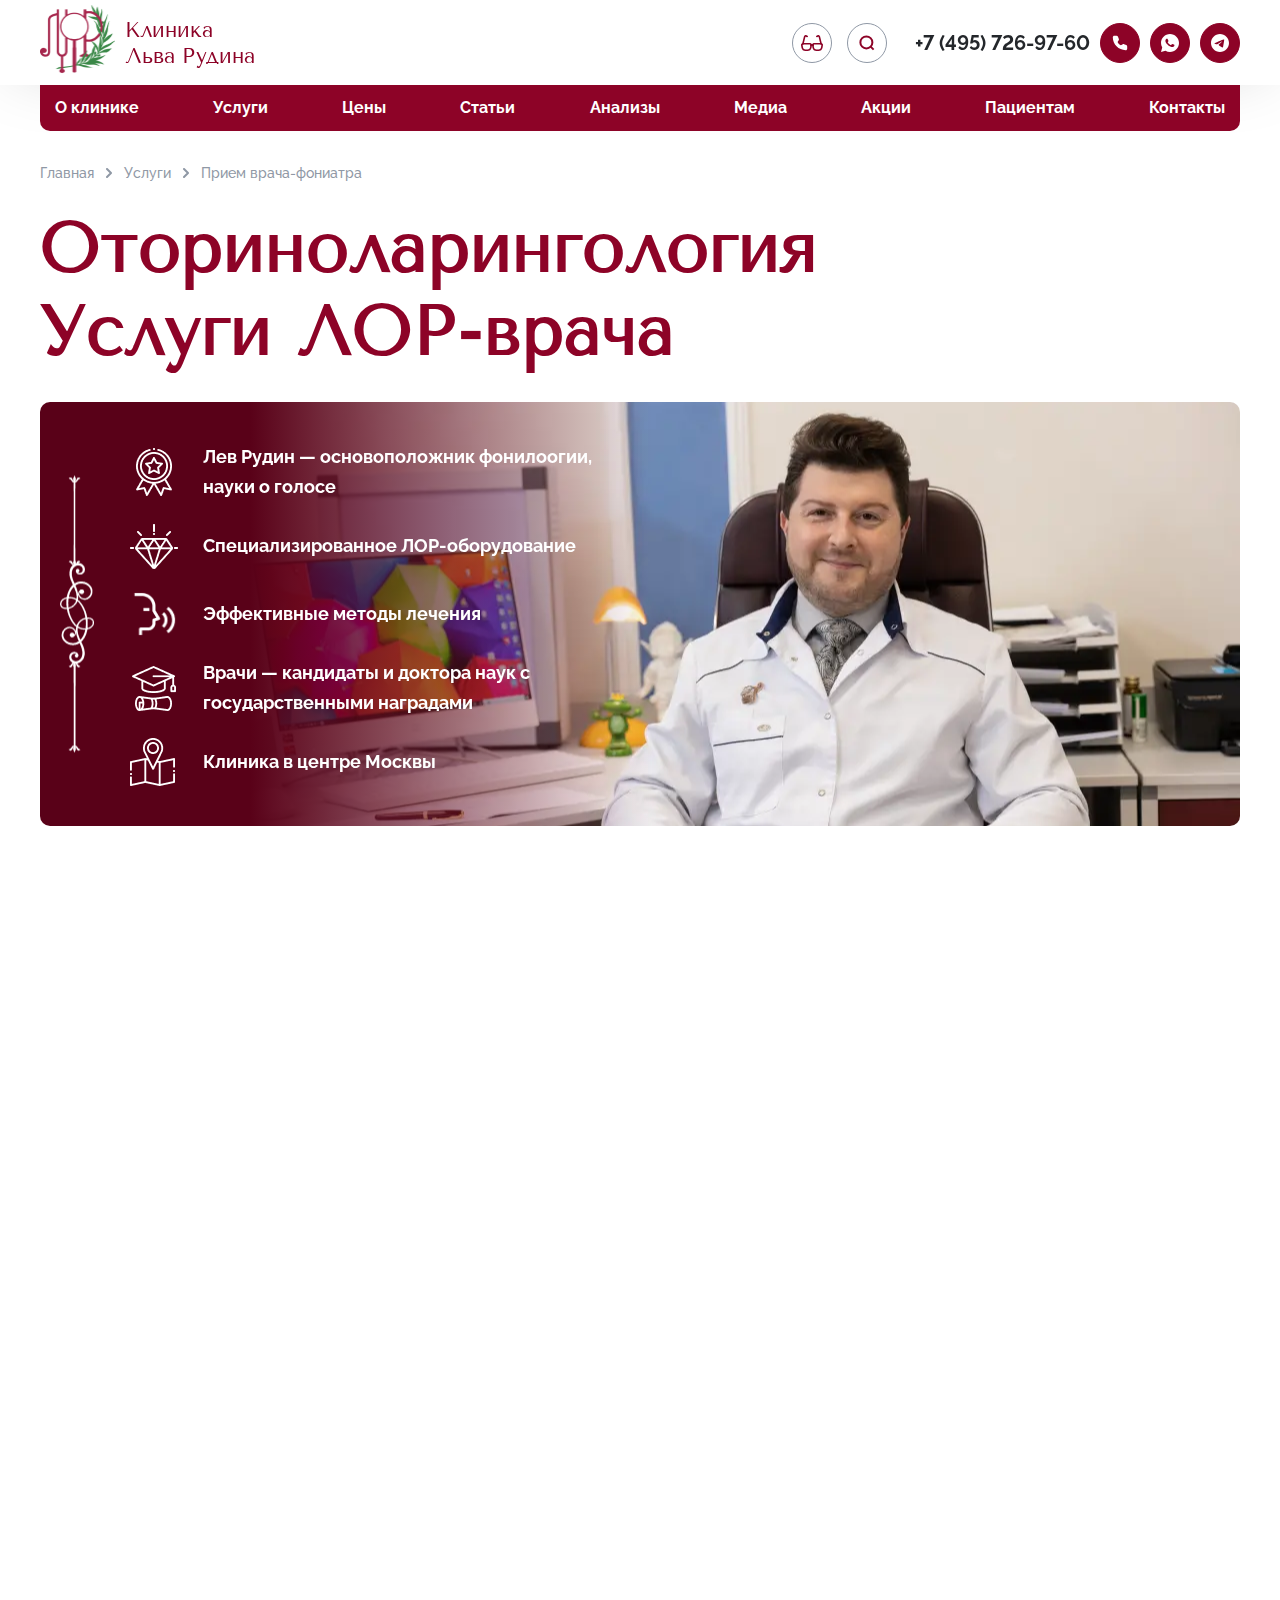
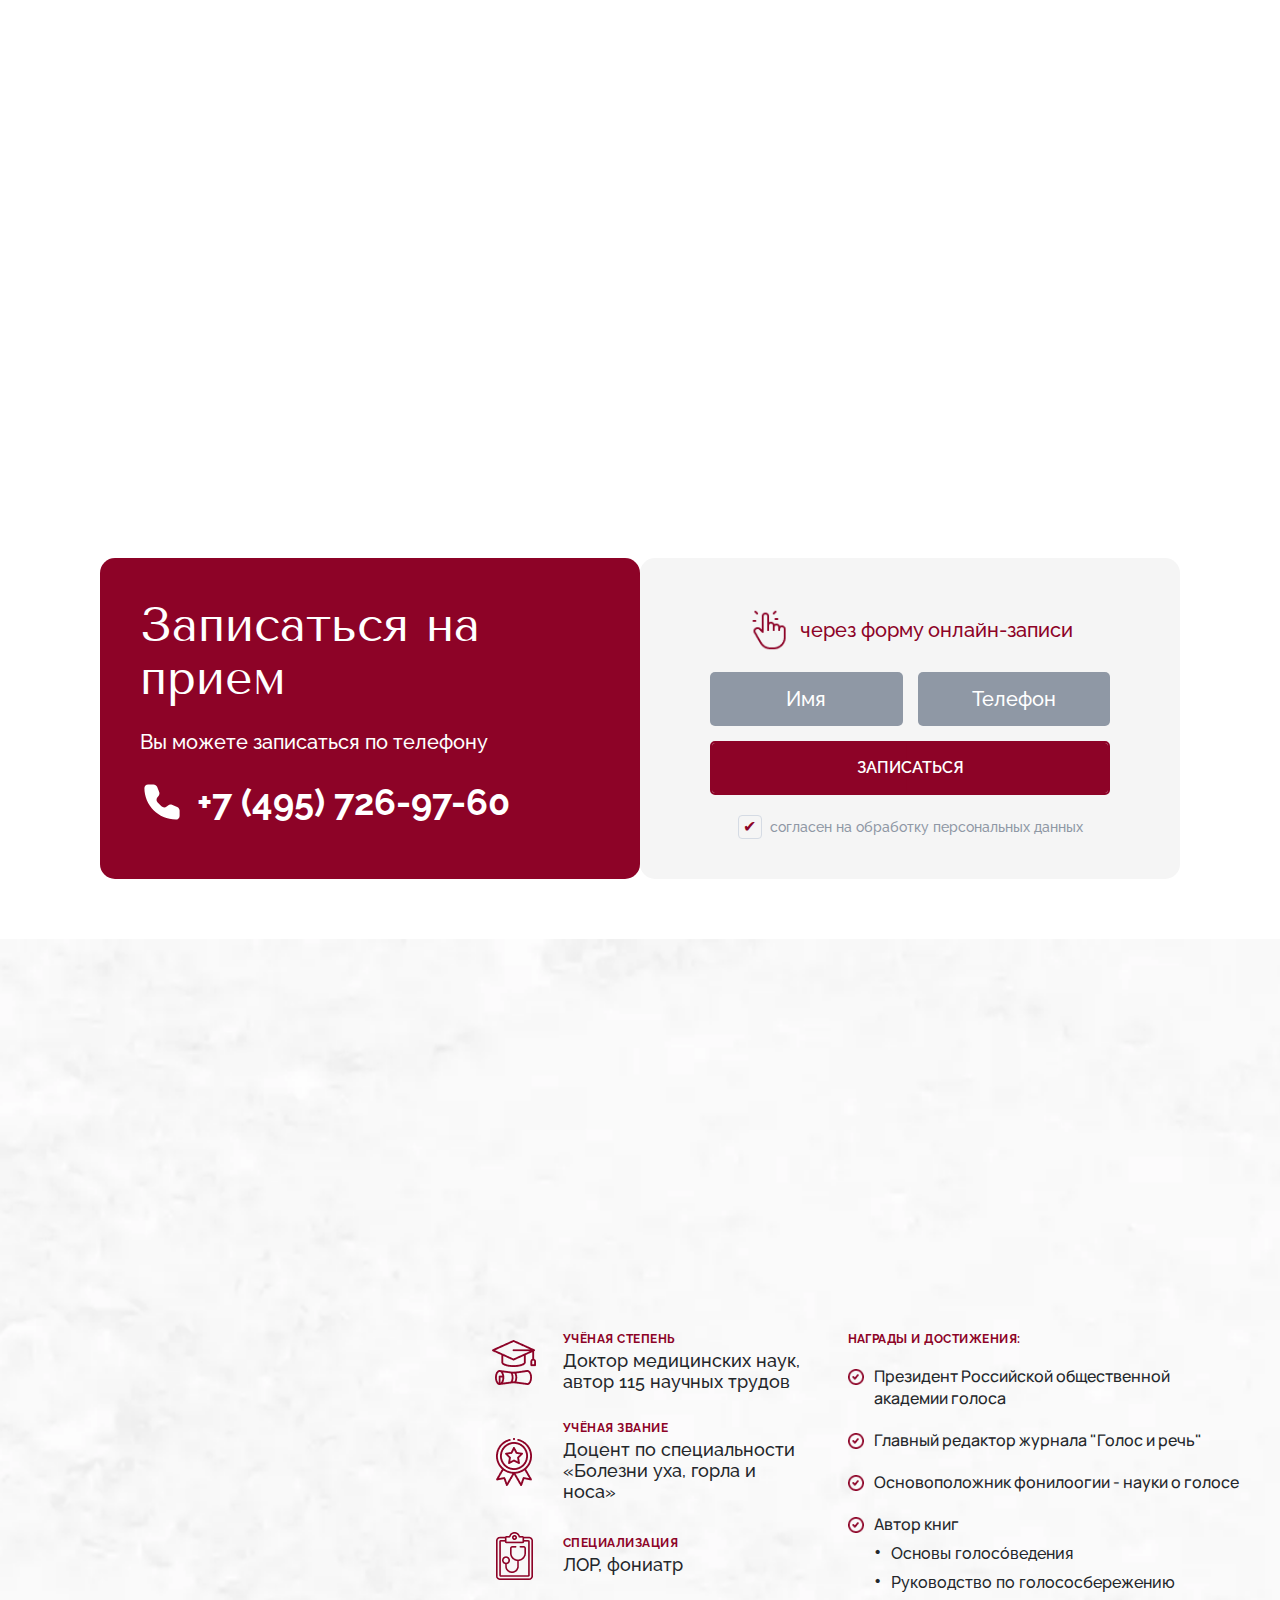
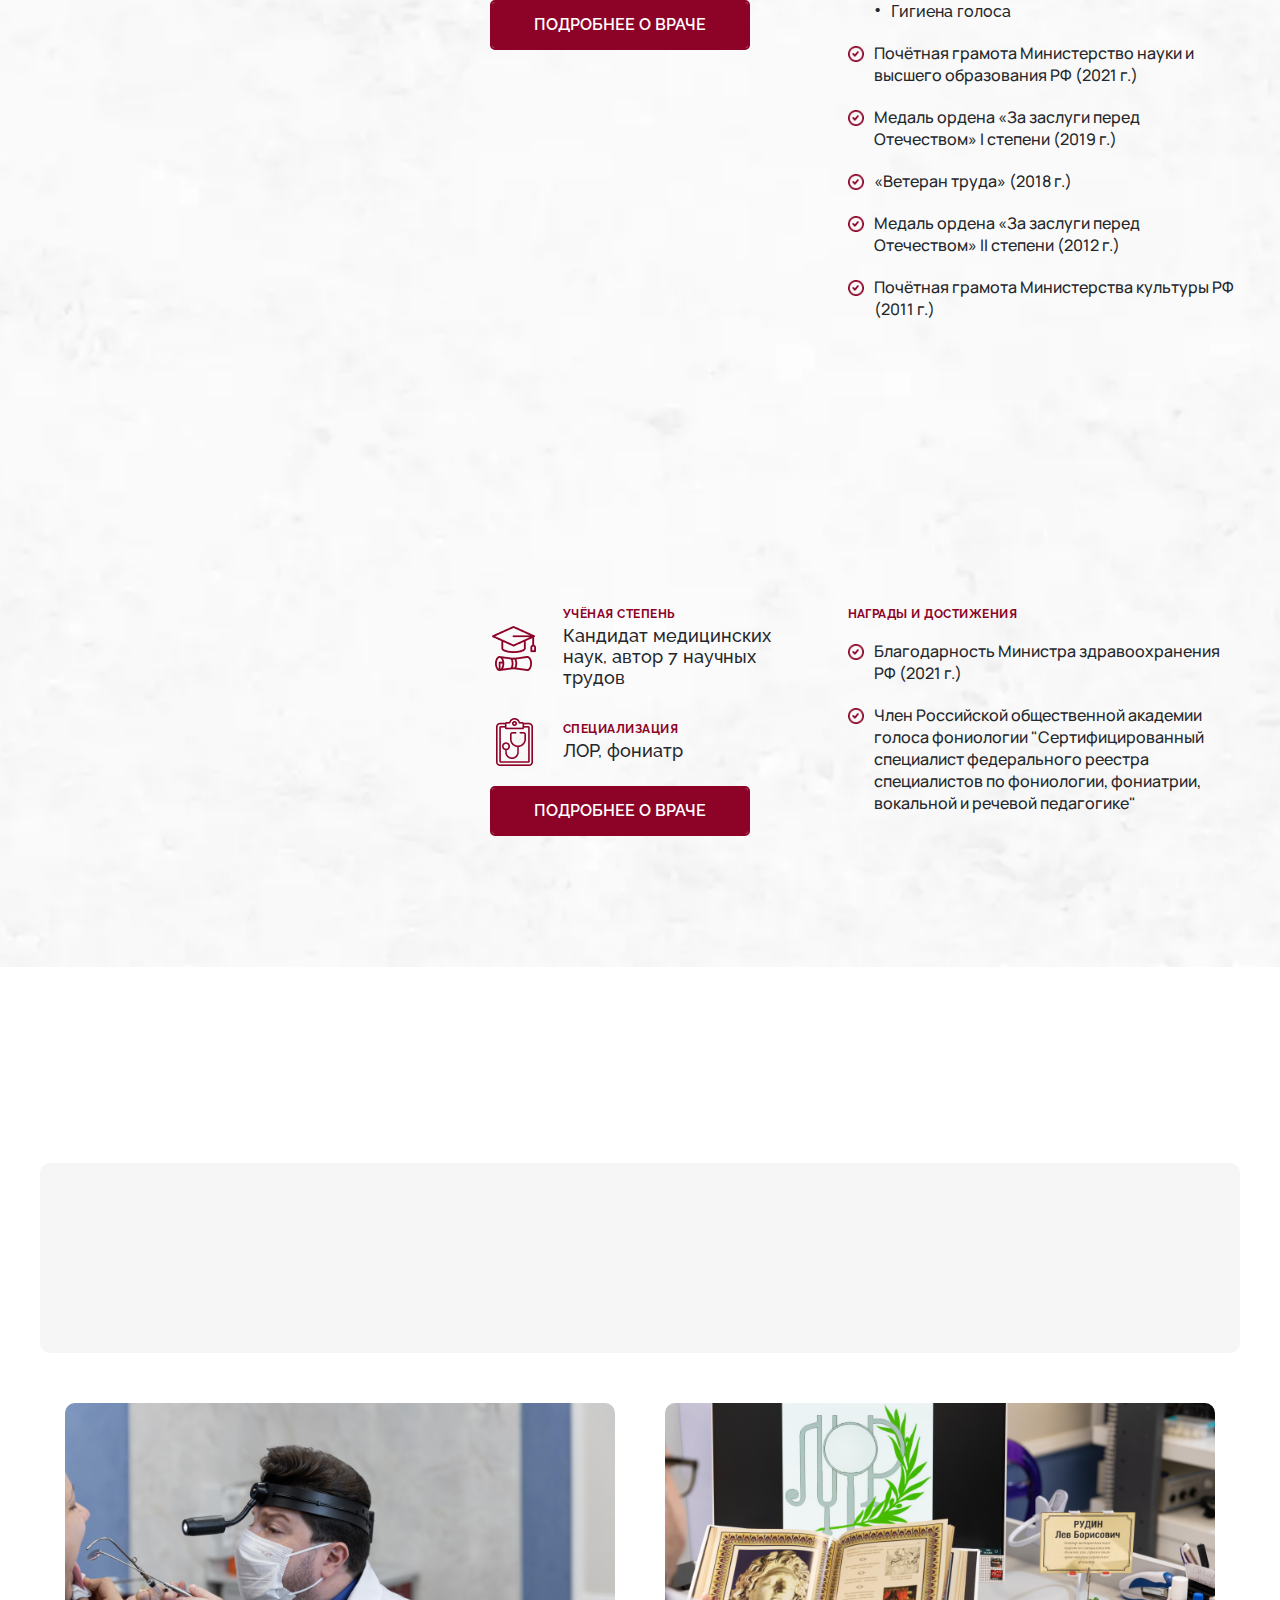
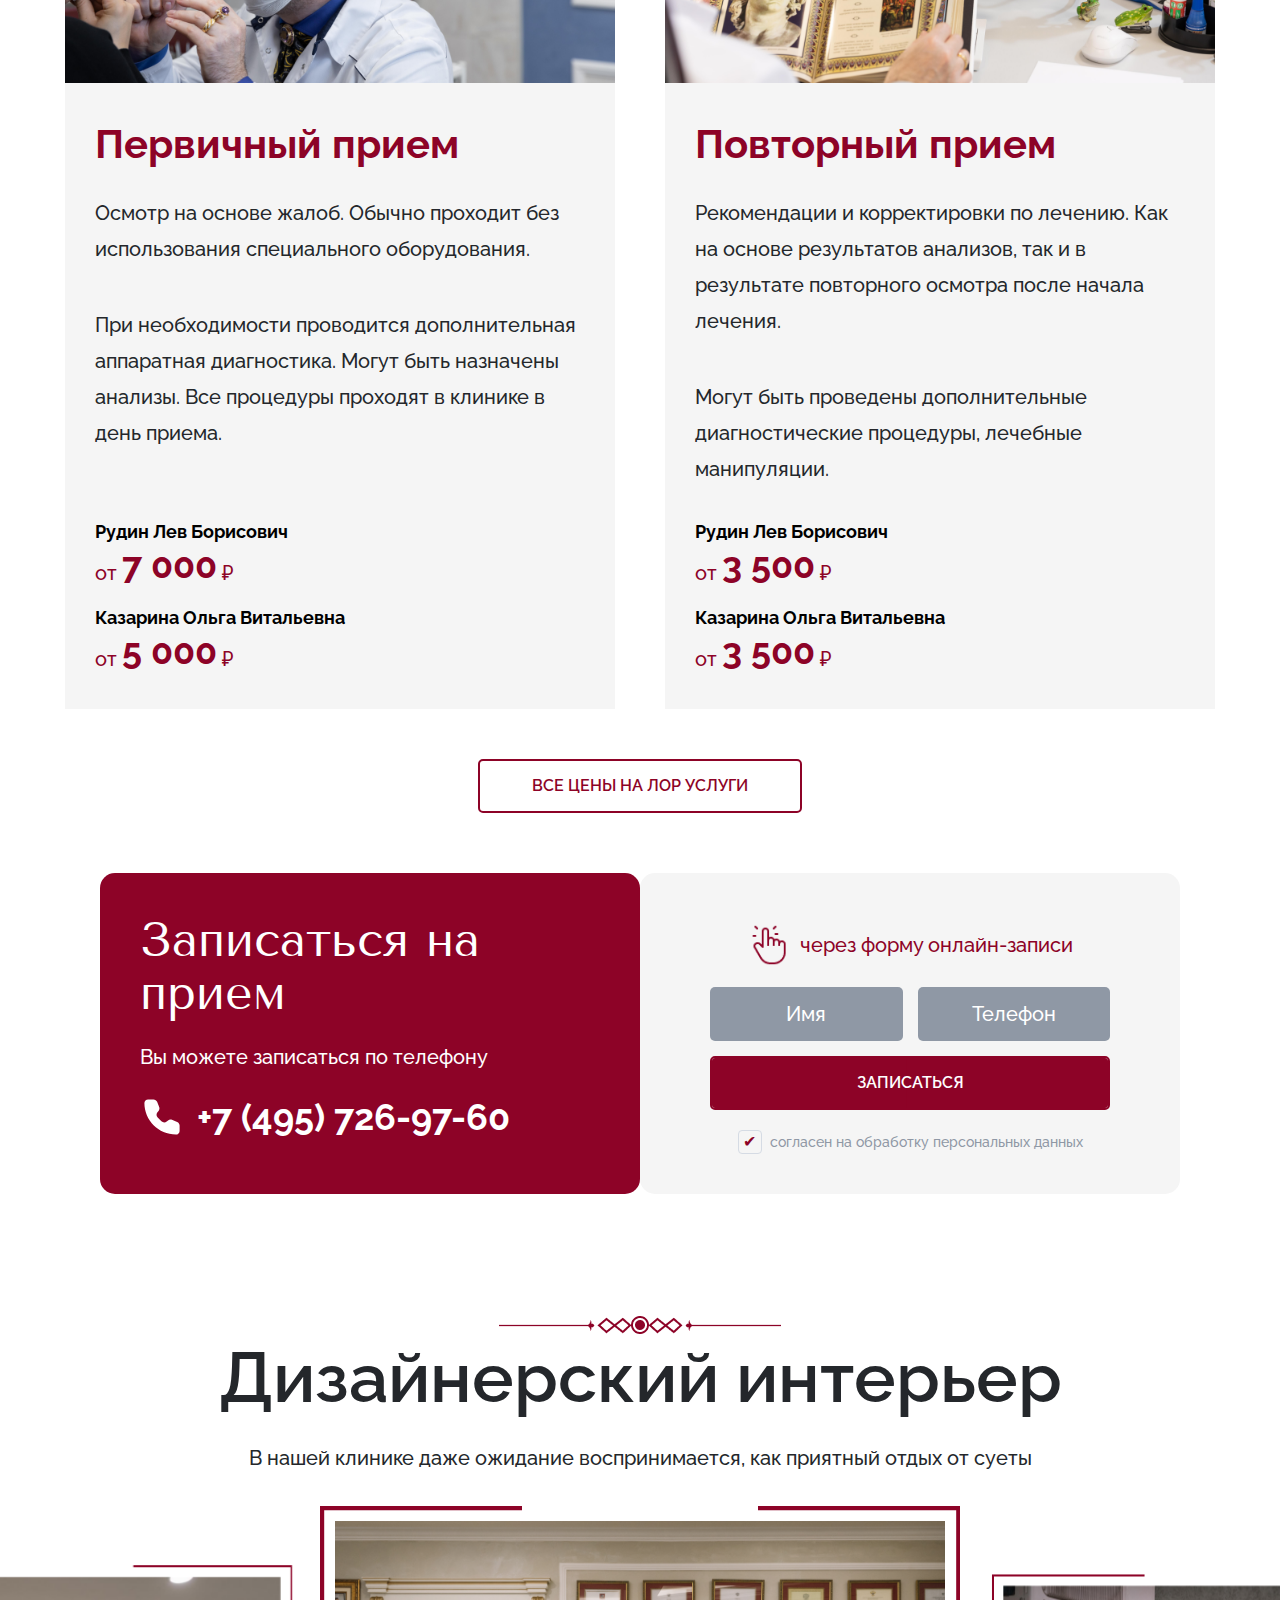
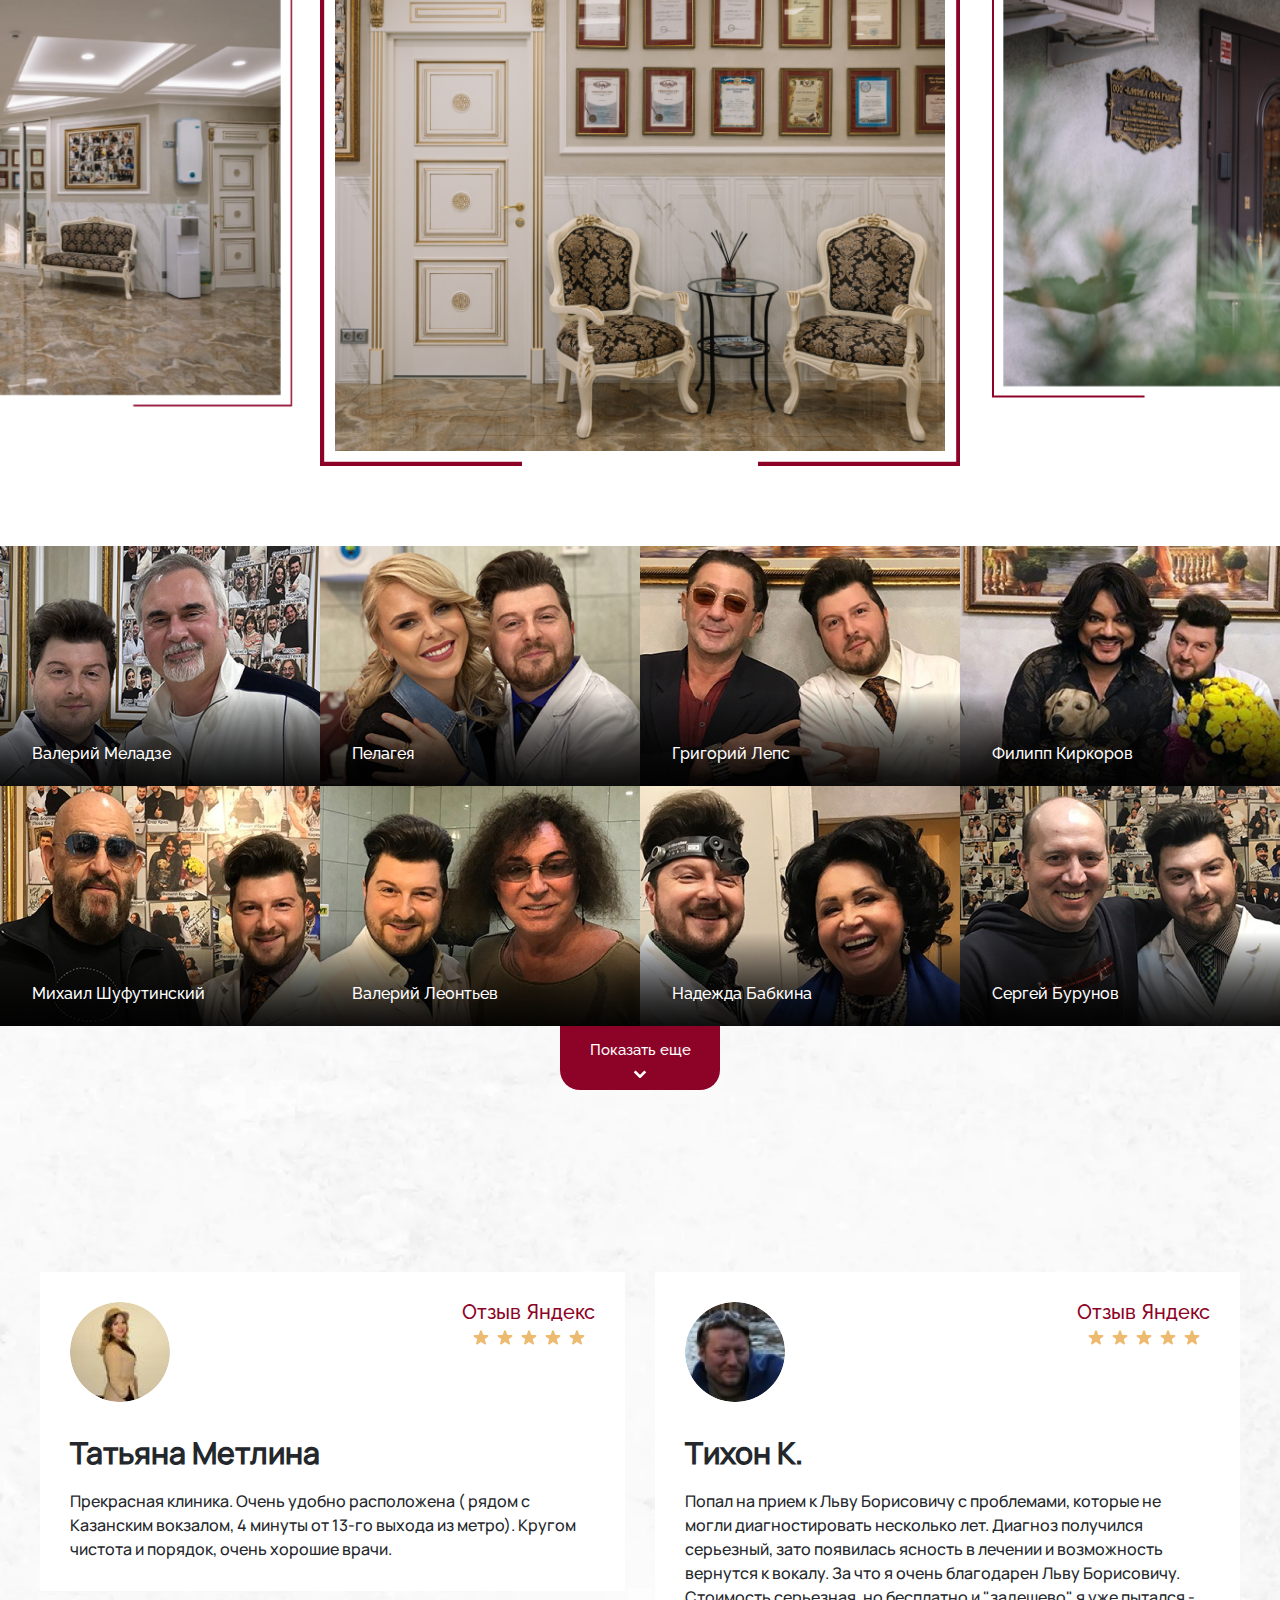
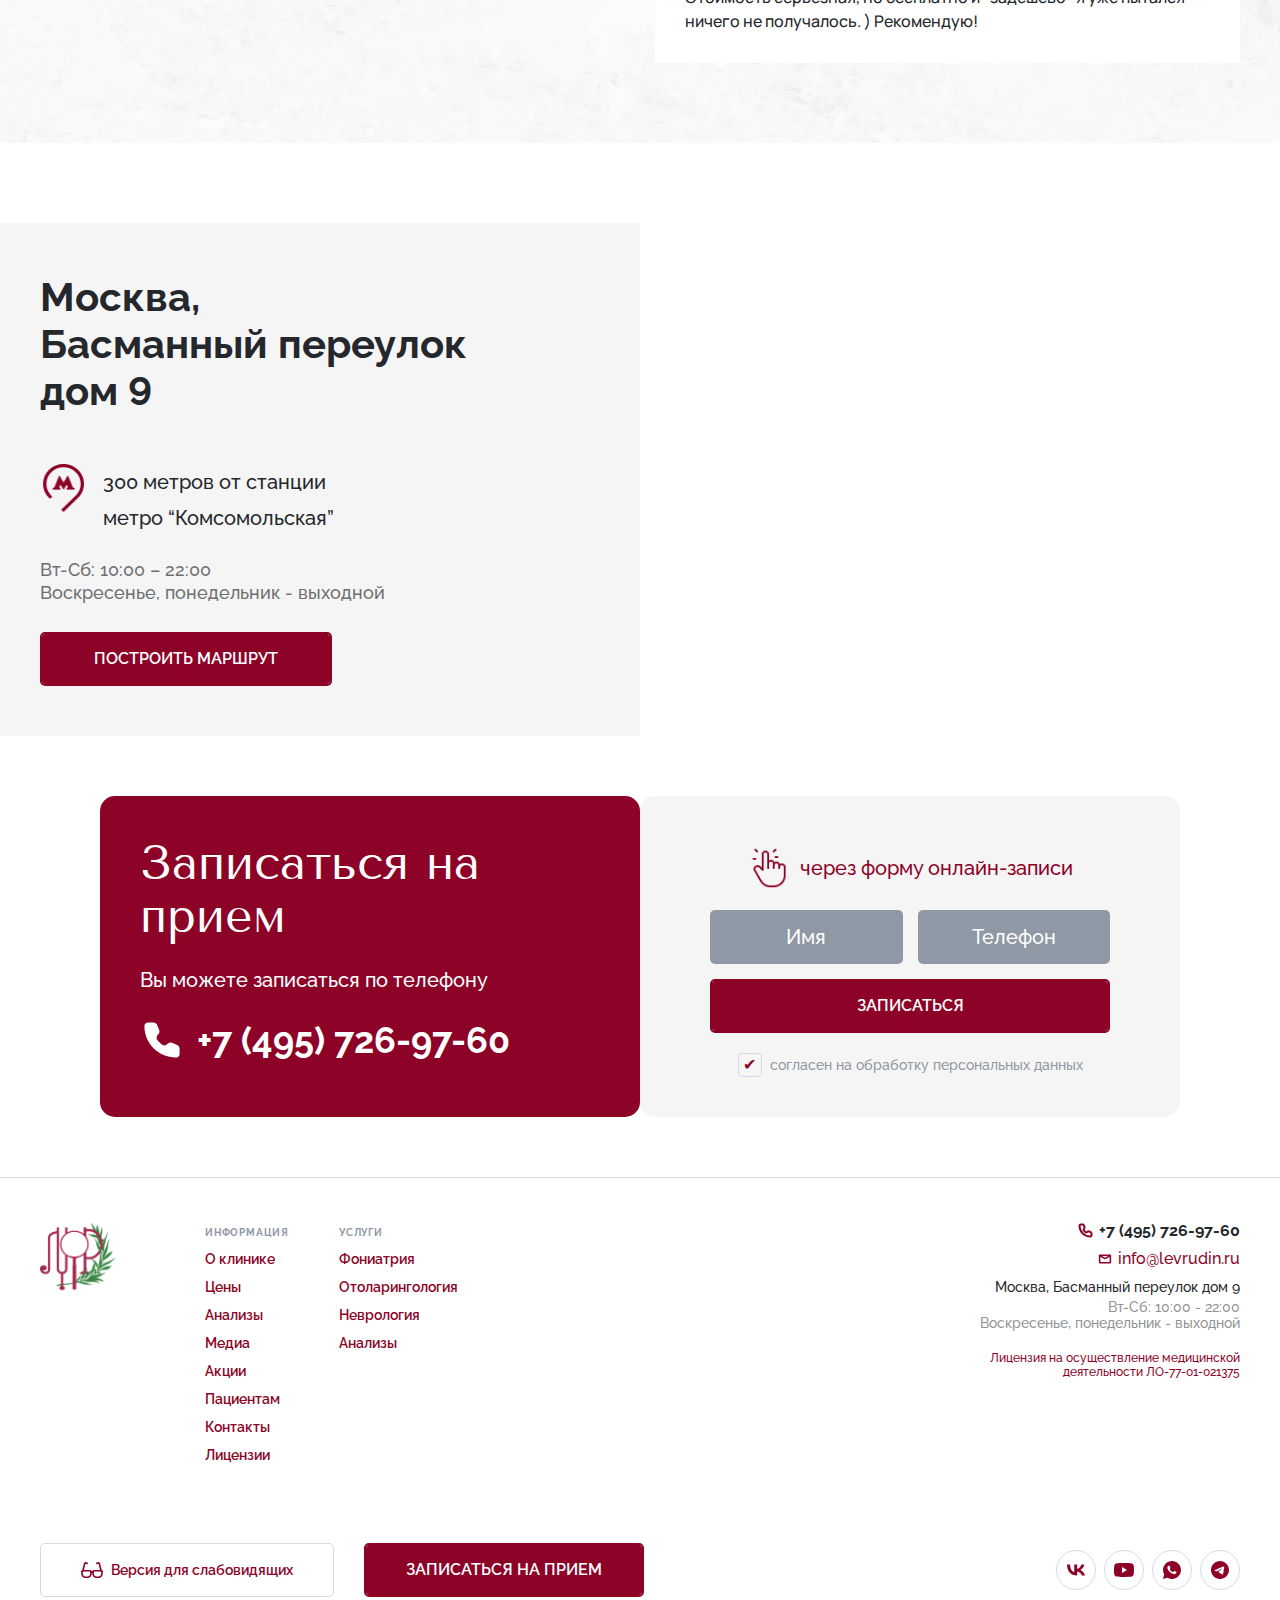
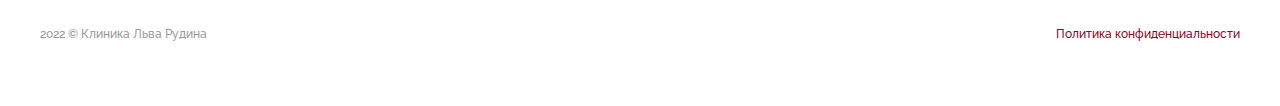
<file: ent.html>
<!DOCTYPE html>
<html lang='ru'>
<head>
	<title>Оториноларингология Услуги ЛОР-врача</title>
	<meta charset="UTF-8">
	<meta name="format-detection" content="telephone=no">
	<meta name="viewport" content="width=device-width, initial-scale=1.0">
	<link rel="shortcut icon" href="img/favicon/Gulp.svg">
	<link rel="stylesheet" href="https://cdn.jsdelivr.net/npm/swiper@10/swiper-bundle.min.css?_v=20231223204038" />
	<link href="https://unpkg.com/aos@2.3.1/dist/aos.css?_v=20231223204038" rel="stylesheet">
	<link rel="stylesheet" href="css/style.min.css?_v=20231223204038">
</head>

<body>
  <div class='wrapper'>
    <header class="header">
	<div class="header__body">
		<div class="header__container _container">
			<nav class="header__nav">
				<ul class="header__list">
					<li class="header__item"><a href="about.html" class="header__link link-page">О клинике</a></li>
					<li class="header__item"><a href="services.html" class="header__link link-page">Услуги</a></li>
					<li class="header__item"><a href="price.html" class="header__link link-page">Цены</a></li>
					<li class="header__item"><a href="articles.html" class="header__link link-page">Статьи</a></li>
					<li class="header__item"><a href="analyzes.html" class="header__link link-page">Анализы</a></li>
					<li class="header__item"><a href="media.html" class="header__link link-page">Медиа</a></li>
					<li class="header__item"><a href="stocks.html" class="header__link link-page">Акции</a></li>
					<li class="header__item"><a href="patients.html" class="header__link link-page">Пациентам</a></li>
					<li class="header__item"><a href="contacts.html" class="header__link link-page">Контакты</a></li>
					<div class="header__list_close"></div>
				</ul>
				<div class="header-burger">
					<span></span>
					<span></span>
					<span></span>
				</div>
			</nav>

			<div class="header__content">
				<a href="index.html" class="header__logo" data-aos="fade-down">
					<img src="img/logo.png" alt="logo">
					<span class="header__logo-text">Клиника<br> Льва Рудина</span>
				</a>
				<div class="header__content-controls">
					<button class="header__visuallyImpaired header-controls-btn" data-aos="zoom-in" data-aos-delay="100">
						<svg class='icon'>
							<use xlink:href='img/svg/sprite.svg#glasses'></use>
						</svg>
					</button>
					<form class="header__form">
						<input type="search" name="search" class="header__form_search" placeholder="поиск">
						<span class="header__form_btn header-controls-btn">
							<svg class='icon'>
								<use xlink:href='img/svg/sprite.svg#search'></use>
							</svg>
						</span>
					</form>
				</div>

				<a href="tel:74957269760" class="header__tel" data-aos="fade-down" data-aos-delay="200">+7 (495) 726-97-60</a>

				<div class="header__messengers" data-da=".header__nav,767.98,first">
					<button class="header__messengers_link modal-btn-active" data-aos="zoom-in" data-aos-delay="300">
						<svg class='icon'>
							<use xlink:href='img/svg/sprite.svg#tel'></use>
						</svg>
					</button>
					<a href="https://wa.me/74957269760" class="header__messengers_link" data-aos="zoom-in" data-aos-delay="350"
						target="_blank">
						<svg xmlns="http://www.w3.org/2000/svg" viewBox="0 0 18 18" class="icon">
							<path
								d="M9.00001 0C13.9707 0 18 4.0293 18 8.99999C18 13.9707 13.9707 18 9.00001 18C7.40951 18.0026 5.847 17.5816 4.47301 16.7805L0.00361266 18L1.22041 13.5288C0.418596 12.1544 -0.00264454 10.5912 1.24922e-05 8.99999C1.24922e-05 4.0293 4.02931 0 9.00001 0ZM5.93281 4.77L5.75281 4.7772C5.63628 4.78429 5.52239 4.81491 5.41801 4.8672C5.32038 4.92248 5.23126 4.9916 5.15341 5.0724C5.04541 5.1741 4.98421 5.2623 4.91851 5.3478C4.58562 5.78061 4.40638 6.31198 4.40911 6.858C4.41091 7.299 4.52611 7.72829 4.70611 8.12969C5.07421 8.94149 5.67991 9.80099 6.47911 10.5975C6.67171 10.7892 6.86071 10.9818 7.06411 11.1609C8.05716 12.0352 9.24053 12.6657 10.5201 13.0023L11.0313 13.0806C11.1978 13.0896 11.3643 13.077 11.5317 13.0689C11.7938 13.0554 12.0498 12.9844 12.2814 12.861C12.3993 12.8003 12.5143 12.7342 12.6261 12.663C12.6261 12.663 12.6648 12.6378 12.7386 12.582C12.8601 12.492 12.9348 12.4281 13.0356 12.3228C13.1103 12.2454 13.1751 12.1545 13.2246 12.051C13.2948 11.9043 13.365 11.6244 13.3938 11.3913C13.4154 11.2131 13.4091 11.1159 13.4064 11.0556C13.4028 10.9593 13.3227 10.8594 13.2354 10.8171L12.7116 10.5822C12.7116 10.5822 11.9286 10.2411 11.4498 10.0233C11.3997 10.0014 11.346 9.98891 11.2914 9.98639C11.2298 9.98007 11.1676 9.987 11.1089 10.0067C11.0503 10.0264 10.9965 10.0585 10.9512 10.1007C10.9467 10.0989 10.8864 10.1502 10.2357 10.9386C10.1984 10.9888 10.1469 11.0267 10.0879 11.0475C10.0289 11.0684 9.96509 11.0712 9.90451 11.0556C9.84588 11.0399 9.78843 11.02 9.7326 10.9962C9.62101 10.9494 9.58231 10.9314 9.50581 10.899C8.98927 10.6736 8.51103 10.369 8.08831 9.99629C7.97491 9.89729 7.86961 9.78929 7.76161 9.68489C7.40754 9.3458 7.09896 8.9622 6.84361 8.54369L6.79051 8.45819C6.75237 8.40074 6.72153 8.33877 6.69871 8.27369C6.66451 8.14139 6.75361 8.03519 6.75361 8.03519C6.75361 8.03519 6.97231 7.79579 7.07401 7.66619C7.17301 7.54019 7.25671 7.4178 7.31071 7.3305C7.41691 7.1595 7.45021 6.984 7.39441 6.8481C7.14241 6.2325 6.88141 5.6196 6.61321 5.0112C6.56011 4.8906 6.40261 4.8042 6.25951 4.7871C6.21091 4.7817 6.16231 4.7763 6.11371 4.7727C5.99284 4.76669 5.87173 4.76789 5.75101 4.7763L5.93191 4.7691L5.93281 4.77Z" />
						</svg>
					</a>
					<a href="" class="header__messengers_link" data-aos="zoom-in" data-aos-delay="400" target="_blank">
						<svg xmlns="http://www.w3.org/2000/svg" viewBox="0 0 18 18" class="icon">
							<path
								d="M9 0C4.032 0 0 4.032 0 9C0 13.968 4.032 18 9 18C13.968 18 18 13.968 18 9C18 4.032 13.968 0 9 0ZM13.176 6.12C13.041 7.542 12.456 10.998 12.159 12.591C12.033 13.266 11.781 13.491 11.547 13.518C11.025 13.563 10.629 13.176 10.125 12.843C9.333 12.321 8.883 11.997 8.118 11.493C7.227 10.908 7.803 10.584 8.316 10.062C8.451 9.927 10.755 7.83 10.8 7.641C10.8063 7.61237 10.8054 7.58265 10.7976 7.55442C10.7897 7.52619 10.7751 7.5003 10.755 7.479C10.701 7.434 10.629 7.452 10.566 7.461C10.485 7.479 9.225 8.316 6.768 9.972C6.408 10.215 6.084 10.341 5.796 10.332C5.472 10.323 4.86 10.152 4.401 9.999C3.834 9.819 3.393 9.72 3.429 9.405C3.447 9.243 3.672 9.081 4.095 8.91C6.723 7.767 8.469 7.011 9.342 6.651C11.844 5.607 12.357 5.427 12.699 5.427C12.771 5.427 12.942 5.445 13.05 5.535C13.14 5.607 13.167 5.706 13.176 5.778C13.167 5.832 13.185 5.994 13.176 6.12Z" />
						</svg>
					</a>
				</div>
			</div>
		</div>
	</div>
</header>
    <main class='main'>

      <section class="doctor section">
        <div class="doctor__container _container">
          <div class="doctor__body">
            <ul class="path">
              <li class="path__li">
                <a href="index.html" class="path__link">Главная</a>
              </li>
              <svg xmlns="http://www.w3.org/2000/svg" width="6" height="10" viewBox="0 0 6 10" fill="none">
                <path d="M1 1L5 5L1 9" stroke="#8F98A5" stroke-width="2" stroke-linecap="round"
                  stroke-linejoin="round" />
              </svg>
              <li class="path__li">
                <a href="index.html" class="path__link">Услуги</a>
              </li>
              <svg xmlns="http://www.w3.org/2000/svg" width="6" height="10" viewBox="0 0 6 10" fill="none">
                <path d="M1 1L5 5L1 9" stroke="#8F98A5" stroke-width="2" stroke-linecap="round"
                  stroke-linejoin="round" />
              </svg>
              <li class="path__li">
                <a href="ent.html" class="path__link">Прием врача-фониатра</a>
              </li>
            </ul>
            <h1 class="doctor__title h1" data-aos="fade-right">Оториноларингология<br> Услуги ЛОР-врача</h1>
            <div class="doctor__content doctor-bg-1">
              <img src="img/icons/decor-4.png" alt="decor" class="decor">
              <ul class="doctor__list">
                <li class="doctor__li" data-aos="fade-right">
                  <img src="img/icons/icon-white-2.png" alt="intro-list">
                  <p>Лев Рудин — основоположник фонилоогии, науки о голосе</p>
                </li>
                <li class="doctor__li" data-aos="fade-right" data-aos-delay="50">
                  <img src="img/icons/icon-white-3.png" alt="intro-list">
                  <p>Специализированное ЛОР-оборудование</p>
                </li>
                <li class="doctor__li" data-aos="fade-right" data-aos-delay="100">
                  <img src="img/icons/icon-white-5.png" alt="intro-list">
                  <p>Эффективные методы лечения</p>
                </li>
                <li class="doctor__li" data-aos="fade-right" data-aos-delay="150">
                  <img src="img/icons/icon-white-1.png" alt="intro-list">
                  <p>Врачи — кандидаты и доктора наук
                    с государственными наградами</p>
                </li>
                <li class="doctor__li" data-aos="fade-right" data-aos-delay="200">
                  <img src="img/icons/icon-white-4.png" alt="intro-list">
                  <p>Клиника в центре Москвы</p>
                </li>
              </ul>
            </div>
          </div>
        </div>
      </section>

      <section class="recovering section">
        <div class="recovering__container _container">
          <div class="recovering__body">
            <h2 class="recovering__title h2" data-aos="fade-down">
              <img src="img/icons/title-decor.png" alt="title-decor">
              С нами выздоравливают в 1.5 раза быстрее
            </h2>

            <div class="recovering__content">
              <img src="img/services-bg.png" alt="services-bg" class="recovering__bg img-decors bg-1">
              <img src="img/services-bg.png" alt="services-bg" class="recovering__bg img-decors bg-2">
              <div class="recovering__item" data-aos="fade-right">
                <div class="recovering__item_wpImg">
                  <img src="img/recovering-1.png" alt="recovering">
                </div>
                <div class="recovering__item_content">
                  <h4 class="recovering__item_title">Современное оборудование</h4>
                  <p class="recovering__item_text">Новейшее диагностическое оборудование позволяет провести все
                    необходимые обследования в рамках клиники без ожидания и очередей. </p>
                </div>
              </div>
              <div class="recovering__item" data-aos="fade-right" data-aos-delay="50">
                <div class="recovering__item_wpImg">
                  <img src="img/recovering-2.png" alt="recovering">
                </div>
                <div class="recovering__item_content">
                  <h4 class="recovering__item_title">Реальный опыт</h4>
                  <p class="recovering__item_text">Не тратим ваше время и деньги на ненужные анализы или излишнюю
                    диагностику. Быстро и точно ставим диагноз, определяем эффективное лечение.</p>
                </div>
              </div>
              <div class="recovering__item" data-aos="fade-right" data-aos-delay="100">
                <div class="recovering__item_wpImg">
                  <img src="img/recovering-3.png" alt="recovering">
                </div>
                <div class="recovering__item_content">
                  <h4 class="recovering__item_title">Авторские методики</h4>
                  <p class="recovering__item_text">За многие годы практики сформировали уникальные методики лечения.
                    С их помощью наши пациенты выздоравливают быстрее, с минимальным дискомфортом.</p>
                </div>
              </div>
            </div>
          </div>
        </div>
      </section>

      <section class="record section">
  <div class="record__container _container">
    <div class="record__body">
      <div class="record__content">
        <div class="record__block">
          <h4 class="record__title">Записаться на прием</h4>
          <span>Вы можете записаться по телефону</span>
          <div class="record__block-bottom">
            <svg class='icon'>
              <use xlink:href='img/svg/sprite.svg#tel'></use>
            </svg>
            <a href="tel:74957269760" class="record__tel">+7 (495) 726-97-60</a>
          </div>
        </div>
        <form class="record__form form-record" data-form="record">
          <div class="record__form_unavailable _none"><span>записаться можно только по телефону</span></div>
          <div class="record__form_info">
            <img src="img/icons/tabler.png" alt="tabler">
            <span>через форму онлайн-записи</span>
          </div>
          <div class="record__form_row">
            <div class="record__form_wpInput wpInput">
              <input type="text" name="name" class="record__form_input input" placeholder="Имя">
            </div>
            <div class="record__form_wpInput wpInput">
              <input type="tel" name="phone" class="record__form_input input" inputmode="tel" placeholder="Телефон">
            </div>
          </div>
          <button type="submit" class="record__form_button button hover">Записаться</button>
          <label class="record__form_bottom wpCheckbox-label">
            <input type="checkbox" name="privacy-policy" class="input-checkbox" id="privacy-policy" checked>
            <label for="privacy-policy" class="record__form_checkbox-label checkbox-label"></label>
            <p class="record__form_text">согласен на обработку персональных данных</p>
          </label>
        </form>
      </div>
    </div>
  </div>
</section>

      <section class="specialists section section-bg">
        <div class="specialists__container _container">
          <div class="specialists__body">
            <h2 class="specialists__title h2" data-aos="fade-down">Опытные специалисты</h2>
            <div class="specialists__content">
              <div class="specialists__specialist">
                <div class="specialists__specialist_wpImg" data-da=".specialists__specialist_content,991.98,first"
                  data-aos="fade-right">
                  <img src="img/specialist-1.png" alt="Рудин Лев Борисович">
                </div>
                <div class="specialists__specialist_content">
                  <h3 class="specialists__specialist_title" data-aos="fade-down" data-aos-delay="100">
                    <img src="img/icons/intro-decor.png" alt="intro-decor">
                    Рудин<br> Лев Борисович
                  </h3>
                  <div class="specialists__specialist_flex">
                    <div class="specialists__specialist_flex-column">
                      <ul class="specialists__specialist_list-left">
                        <li class="specialists__specialist_item-left">
                          <img src="img/icons/intro-list-3.png" alt="icon">
                          <div class="specialists__specialist_item-content">
                            <span>Учёная степень</span>
                            <p>Доктор медицинских наук, автор 115 научных трудов</p>
                          </div>
                        </li>
                        <li class="specialists__specialist_item-left">
                          <img src="img/icons/intro-list-2.png" alt="icon">
                          <div class="specialists__specialist_item-content">
                            <span>Учёная звание</span>
                            <p>Доцент по специальности «Болезни уха, горла и носа»</p>
                          </div>
                        </li>
                        <li class="specialists__specialist_item-left">
                          <img src="img/icons/intro-list-5.png" alt="icon">
                          <div class="specialists__specialist_item-content">
                            <span>специализация</span>
                            <p>ЛОР, фониатр</p>
                          </div>
                        </li>
                      </ul>
                      <a href="" class="specialists__specialist_button button hover">Подробнее о враче</a>
                    </div>
                    <div class="specialists__specialist_flex-column">
                      <h6 class="specialists__specialist_list-title">Награды и достижения:</h6>
                      <ul class="specialists__specialist_list-right">
                        <li class="specialists__specialist_item-right">
                          <img src="img/icons/check.png" alt="check">
                          <p>Президент Российской общественной академии голоса</p>
                        </li>
                        <li class="specialists__specialist_item-right">
                          <img src="img/icons/check.png" alt="check">
                          <p>Главный редактор журнала "Голос и речь"</p>
                        </li>
                        <li class="specialists__specialist_item-right">
                          <img src="img/icons/check.png" alt="check">
                          <p>Основоположник фонилоогии - науки о голосе</p>
                        </li>
                        <li class="specialists__specialist_item-right">
                          <img src="img/icons/check.png" alt="check">
                          <p>Автор книг</p>
                          <ul class="specialists__specialist_subList">
                            <li>Основы голосóведения </li>
                            <li>Руководство по голососбережению</li>
                            <li>Гигиена голоса</li>
                          </ul>
                        </li>
                        <li class="specialists__specialist_item-right">
                          <img src="img/icons/check.png" alt="check">
                          <p>Почётная грамота Министерство науки и высшего образования РФ (2021 г.)</p>
                        </li>
                        <li class="specialists__specialist_item-right">
                          <img src="img/icons/check.png" alt="check">
                          <p>Медаль ордена «За заслуги перед Отечеством» I степени (2019 г.)</p>
                        </li>
                        <li class="specialists__specialist_item-right">
                          <img src="img/icons/check.png" alt="check">
                          <p>«Ветеран труда» (2018 г.)</p>
                        </li>
                        <li class="specialists__specialist_item-right">
                          <img src="img/icons/check.png" alt="check">
                          <p>Медаль ордена «За заслуги перед Отечеством» II степени (2012 г.)</p>
                        </li>
                        <li class="specialists__specialist_item-right">
                          <img src="img/icons/check.png" alt="check">
                          <p>Почётная грамота Министерства культуры РФ (2011 г.)</p>
                        </li>
                      </ul>
                    </div>
                  </div>
                </div>
              </div>
              <div class="specialists__specialist">
                <div class="specialists__specialist_wpImg" data-da=".specialist-content-2,991.98,first"
                  data-aos="fade-right">
                  <img src="img/specialist-2.png" alt="Казарина Ольга Витальевна ">
                </div>
                <div class="specialists__specialist_content specialist-content-2">
                  <h3 class="specialists__specialist_title" data-aos="fade-down" data-aos-delay="100">
                    <img src="img/icons/intro-decor.png" alt="intro-decor">
                    Казарина<br> Ольга Витальевна
                  </h3>
                  <div class="specialists__specialist_flex">
                    <div class="specialists__specialist_flex-column">
                      <ul class="specialists__specialist_list-left">
                        <li class="specialists__specialist_item-left">
                          <img src="img/icons/intro-list-3.png" alt="icon">
                          <div class="specialists__specialist_item-content">
                            <span>Учёная степень</span>
                            <p>Кандидат медицинских наук, автор 7 научных трудов</p>
                          </div>
                        </li>
                        <li class="specialists__specialist_item-left">
                          <img src="img/icons/intro-list-5.png" alt="icon">
                          <div class="specialists__specialist_item-content">
                            <span>специализация</span>
                            <p>ЛОР, фониатр</p>
                          </div>
                        </li>
                      </ul>
                      <a href="" class="specialists__specialist_button button hover">Подробнее о враче</a>
                    </div>
                    <div class="specialists__specialist_flex-column">
                      <h6 class="specialists__specialist_list-title">Награды и достижения</h6>
                      <ul class="specialists__specialist_list-right">
                        <li class="specialists__specialist_item-right">
                          <img src="img/icons/check.png" alt="check">
                          <p>Благодарность Министра здравоохранения РФ (2021 г.)</p>
                        </li>
                        <li class="specialists__specialist_item-right">
                          <img src="img/icons/check.png" alt="check">
                          <p>Член Российской общественной академии голоса фониологии "Сертифицированный специалист
                            федерального реестра специалистов по фониологии, фониатрии, вокальной и речевой
                            педагогике"</p>
                        </li>
                      </ul>
                    </div>
                  </div>
                </div>
              </div>
            </div>
          </div>
        </div>
      </section>

      <section class="prices section">
        <div class="prices__container _container">
          <h2 class="prices__title h2" data-aos="fade-down">
            <img src="img/icons/title-decor.png" alt="title-decor">
            Цены
          </h2>
          <div class="prices__body">

            <ul class="prices__ul">
              <li class="prices__li" data-aos="flip-up">
                <img src="img/icons/icon-1.png" alt="icon">
                <p>В приоритете результат, а не количество посещений</p>
              </li>
              <li class="prices__li" data-aos="flip-up" data-aos-delay="50">
                <img src="img/icons/icon-2.png" alt="icon">
                <p>Назначаем только необходимые процедуры</p>
              </li>
              <li class="prices__li" data-aos="flip-up" data-aos-delay="100">
                <img src="img/icons/icon-3.png" alt="icon">
                <p>Используем самые современные методы диагностики и лечения</p>
              </li>
            </ul>

            <div class="prices__content">
              <div class="prices__card">
                <div class="prices__card_wpImg">
                  <img src="img/LIM_3366.jpg" alt="prices-img">
                </div>
                <div class="prices__card_content">
                  <h4 class="prices__card_title">Первичный прием</h4>
                  <div class="prices__card_wpText">
                    <p class="prices__card_text">Осмотр на основе жалоб. Обычно проходит без использования специального
                      оборудования.</p>
                    <p class="prices__card_text">При необходимости проводится дополнительная аппаратная диагностика.
                      Могут
                      быть назначены анализы. Все процедуры проходят в клинике в день приема.</p>
                  </div>
                  <div class="prices__card_bottom">
                    <span class="prices__card_name">Рудин Лев Борисович</span>
                    <span class="prices__card_price">от<b>7 000</b>₽</span>
                    <span class="prices__card_name">Казарина Ольга Витальевна</span>
                    <span class="prices__card_price">от<b>5 000</b>₽</span>
                  </div>
                </div>
              </div>
              <div class="prices__card">
                <div class="prices__card_wpImg">
                  <img src="img/LIM_3688.jpg" alt="prices-img">
                </div>
                <div class="prices__card_content">
                  <h4 class="prices__card_title">Повторный прием</h4>
                  <div class="prices__card_wpText">
                    <p class="prices__card_text">Рекомендации и корректировки по лечению.
                      Как на основе результатов анализов, так и в результате повторного осмотра после начала лечения.
                    </p>
                    <p class="prices__card_text">Могут быть проведены дополнительные диагностические процедуры, лечебные
                      манипуляции.</p>
                  </div>
                  <div class="prices__card_bottom">
                    <span class="prices__card_name">Рудин Лев Борисович</span>
                    <span class="prices__card_price">от<b>3 500</b>₽</span>
                    <span class="prices__card_name">Казарина Ольга Витальевна</span>
                    <span class="prices__card_price">от<b>3 500 </b>₽</span>
                  </div>
                </div>
              </div>
            </div>

            <a href="" class="prices__link button hover">Все цены на ЛОР услуги</a>
          </div>
        </div>
      </section>

      <section class="record section">
  <div class="record__container _container">
    <div class="record__body">
      <div class="record__content">
        <div class="record__block">
          <h4 class="record__title">Записаться на прием</h4>
          <span>Вы можете записаться по телефону</span>
          <div class="record__block-bottom">
            <svg class='icon'>
              <use xlink:href='img/svg/sprite.svg#tel'></use>
            </svg>
            <a href="tel:74957269760" class="record__tel">+7 (495) 726-97-60</a>
          </div>
        </div>
        <form class="record__form form-record" data-form="record">
          <div class="record__form_unavailable _none"><span>записаться можно только по телефону</span></div>
          <div class="record__form_info">
            <img src="img/icons/tabler.png" alt="tabler">
            <span>через форму онлайн-записи</span>
          </div>
          <div class="record__form_row">
            <div class="record__form_wpInput wpInput">
              <input type="text" name="name" class="record__form_input input" placeholder="Имя">
            </div>
            <div class="record__form_wpInput wpInput">
              <input type="tel" name="phone" class="record__form_input input" inputmode="tel" placeholder="Телефон">
            </div>
          </div>
          <button type="submit" class="record__form_button button hover">Записаться</button>
          <label class="record__form_bottom wpCheckbox-label">
            <input type="checkbox" name="privacy-policy" class="input-checkbox" id="privacy-policy" checked>
            <label for="privacy-policy" class="record__form_checkbox-label checkbox-label"></label>
            <p class="record__form_text">согласен на обработку персональных данных</p>
          </label>
        </form>
      </div>
    </div>
  </div>
</section>

      <section class="interior section">
        <div class="interior__body">
          <h2 class="interior__title h2">
            <img src="img/icons/title-decor.png" alt="interior">
            Дизайнерский интерьер
          </h2>
          <p class="interior__subtitle">В нашей клинике даже ожидание воспринимается, как приятный отдых от суеты</p>
          <div class="interior__slider swiper">
            <div class="interior__slider-wrapper swiper-wrapper">
              <div class="interior__slider-slide swiper-slide">
                <svg xmlns="http://www.w3.org/2000/svg" viewBox="0 0 193 534" class="icon left">
                  <path d="M193 533H1L1 1L193 1" />
                </svg>
                <a class="interior__slider-button" href="img/interior-1.png" data-fslightbox="gallery"></a>
                <img src="img/interior-1.png" alt="interior" class="interior__slider-img">
                <svg xmlns="http://www.w3.org/2000/svg" viewBox="0 0 193 534" class="icon right">
                  <path d="M0 533H192V1H0" />
                </svg>
              </div>
              <div class="interior__slider-slide swiper-slide">
                <svg xmlns="http://www.w3.org/2000/svg" viewBox="0 0 193 534" class="icon left">
                  <path d="M193 533H1L1 1L193 1" />
                </svg>
                <a class="interior__slider-button" href="img/interior-2.jpg" data-fslightbox="gallery"></a>
                <img src="img/interior-2.jpg" alt="interior" class="interior__slider-img">
                <svg xmlns="http://www.w3.org/2000/svg" viewBox="0 0 193 534" class="icon right">
                  <path d="M0 533H192V1H0" />
                </svg>
              </div>
              <div class="interior__slider-slide swiper-slide">
                <svg xmlns="http://www.w3.org/2000/svg" viewBox="0 0 193 534" class="icon left">
                  <path d="M193 533H1L1 1L193 1" />
                </svg>
                <a class="interior__slider-button" href="img/interior-3.jpg" data-fslightbox="gallery"></a>
                <img src="img/interior-3.jpg" alt="interior" class="interior__slider-img">
                <svg xmlns="http://www.w3.org/2000/svg" viewBox="0 0 193 534" class="icon right">
                  <path d="M0 533H192V1H0" />
                </svg>
              </div>
              <div class="interior__slider-slide swiper-slide">
                <svg xmlns="http://www.w3.org/2000/svg" viewBox="0 0 193 534" class="icon left">
                  <path d="M193 533H1L1 1L193 1" />
                </svg>
                <a class="interior__slider-button" href="img/interior-4.jpg" data-fslightbox="gallery"></a>
                <img src="img/interior-4.jpg" alt="interior" class="interior__slider-img">
                <svg xmlns="http://www.w3.org/2000/svg" viewBox="0 0 193 534" class="icon right">
                  <path d="M0 533H192V1H0" />
                </svg>
              </div>
              <div class="interior__slider-slide swiper-slide">
                <svg xmlns="http://www.w3.org/2000/svg" viewBox="0 0 193 534" class="icon left">
                  <path d="M193 533H1L1 1L193 1" />
                </svg>
                <a class="interior__slider-button" href="img/interior-5.jpg" data-fslightbox="gallery"></a>
                <img src="img/interior-5.jpg" alt="interior" class="interior__slider-img">
                <svg xmlns="http://www.w3.org/2000/svg" viewBox="0 0 193 534" class="icon right">
                  <path d="M0 533H192V1H0" />
                </svg>
              </div>
              <div class="interior__slider-slide swiper-slide">
                <svg xmlns="http://www.w3.org/2000/svg" viewBox="0 0 193 534" class="icon left">
                  <path d="M193 533H1L1 1L193 1" />
                </svg>
                <a class="interior__slider-button" href="img/interior-6.jpg" data-fslightbox="gallery"></a>
                <img src="img/interior-6.jpg" alt="interior" class="interior__slider-img">
                <svg xmlns="http://www.w3.org/2000/svg" viewBox="0 0 193 534" class="icon right">
                  <path d="M0 533H192V1H0" />
                </svg>
              </div>
              <div class="interior__slider-slide swiper-slide">
                <svg xmlns="http://www.w3.org/2000/svg" viewBox="0 0 193 534" class="icon left">
                  <path d="M193 533H1L1 1L193 1" />
                </svg>
                <a class="interior__slider-button" href="img/interior-7.jpg" data-fslightbox="gallery"></a>
                <img src="img/interior-7.jpg" alt="interior" class="interior__slider-img">
                <svg xmlns="http://www.w3.org/2000/svg" viewBox="0 0 193 534" class="icon right">
                  <path d="M0 533H192V1H0" />
                </svg>
              </div>
              <div class="interior__slider-slide swiper-slide">
                <svg xmlns="http://www.w3.org/2000/svg" viewBox="0 0 193 534" class="icon left">
                  <path d="M193 533H1L1 1L193 1" />
                </svg>
                <a class="interior__slider-button" href="img/interior-8.jpg" data-fslightbox="gallery"></a>
                <img src="img/interior-8.jpg" alt="interior" class="interior__slider-img">
                <svg xmlns="http://www.w3.org/2000/svg" viewBox="0 0 193 534" class="icon right">
                  <path d="M0 533H192V1H0" />
                </svg>
              </div>
            </div>
          </div>
        </div>
      </section>

      <section class="gallery">
        <div class="gallery__container _container">
          <div class="gallery__body">
            <div class="gallery__content">
              <a class="gallery__tile" href="img/gallery-1.png">
                <img src="img/gallery-1.png" alt="gallery">
                <span class="gallery__tile-name">Валерий Меладзе</span>
                <div class="gallery__tile-zoom">
                  <svg class='icon'>
                    <use xlink:href='img/svg/sprite.svg#zoom'></use>
                  </svg>
                </div>
              </a>
              <a class="gallery__tile" href="img/gallery-2.png">
                <img src="img/gallery-2.png" alt="gallery">
                <span class="gallery__tile-name">Пелагея</span>
                <div class="gallery__tile-zoom">
                  <svg class='icon'>
                    <use xlink:href='img/svg/sprite.svg#zoom'></use>
                  </svg>
                </div>
              </a>
              <a class="gallery__tile" href="img/gallery-3.png">
                <img src="img/gallery-3.png" alt="gallery">
                <span class="gallery__tile-name">Григорий Лепс</span>
                <div class="gallery__tile-zoom">
                  <svg class='icon'>
                    <use xlink:href='img/svg/sprite.svg#zoom'></use>
                  </svg>
                </div>
              </a>
              <a class="gallery__tile" href="img/gallery-4.png">
                <img src="img/gallery-4.png" alt="gallery">
                <span class="gallery__tile-name">Филипп Киркоров</span>
                <div class="gallery__tile-zoom">
                  <svg class='icon'>
                    <use xlink:href='img/svg/sprite.svg#zoom'></use>
                  </svg>
                </div>
              </a>
              <a class="gallery__tile" href="img/gallery-5.png">
                <img src="img/gallery-5.png" alt="gallery">
                <span class="gallery__tile-name">Михаил Шуфутинский</span>
                <div class="gallery__tile-zoom">
                  <svg class='icon'>
                    <use xlink:href='img/svg/sprite.svg#zoom'></use>
                  </svg>
                </div>
              </a>
              <a class="gallery__tile" href="img/gallery-6.png">
                <img src="img/gallery-6.png" alt="gallery">
                <span class="gallery__tile-name">Валерий Леонтьев</span>
                <div class="gallery__tile-zoom">
                  <svg class='icon'>
                    <use xlink:href='img/svg/sprite.svg#zoom'></use>
                  </svg>
                </div>
              </a>
              <a class="gallery__tile" href="img/gallery-7.png">
                <img src="img/gallery-7.png" alt="gallery">
                <span class="gallery__tile-name">Надежда Бабкина</span>
                <div class="gallery__tile-zoom">
                  <svg class='icon'>
                    <use xlink:href='img/svg/sprite.svg#zoom'></use>
                  </svg>
                </div>
              </a>
              <a class="gallery__tile" href="img/gallery-10.png">
                <img src="img/gallery-10.png" alt="gallery">
                <span class="gallery__tile-name">Сергей Бурунов</span>
                <div class="gallery__tile-zoom">
                  <svg class='icon'>
                    <use xlink:href='img/svg/sprite.svg#zoom'></use>
                  </svg>
                </div>
              </a>
              <a class="gallery__tile" href="img/gallery-11.jpg">
                <img src="img/gallery-11.jpg" alt="gallery">
                <span class="gallery__tile-name">Владимир Машков</span>
                <div class="gallery__tile-zoom">
                  <svg class='icon'>
                    <use xlink:href='img/svg/sprite.svg#zoom'></use>
                  </svg>
                </div>
              </a>
              <a class="gallery__tile" href="img/gallery-12.jpg">
                <img src="img/gallery-12.jpg" alt="gallery">
                <span class="gallery__tile-name">Игорь Николаев</span>
                <div class="gallery__tile-zoom">
                  <svg class='icon'>
                    <use xlink:href='img/svg/sprite.svg#zoom'></use>
                  </svg>
                </div>
              </a>
              <a class="gallery__tile" href="img/gallery-13.jpg">
                <img src="img/gallery-13.jpg" alt="gallery">
                <span class="gallery__tile-name">Нонна Гришаева</span>
                <div class="gallery__tile-zoom">
                  <svg class='icon'>
                    <use xlink:href='img/svg/sprite.svg#zoom'></use>
                  </svg>
                </div>
              </a>
              <a class="gallery__tile" href="img/gallery-16.jpg">
                <img src="img/gallery-16.jpg" alt="gallery">
                <span class="gallery__tile-name">Олег Меньшиков</span>
                <div class="gallery__tile-zoom">
                  <svg class='icon'>
                    <use xlink:href='img/svg/sprite.svg#zoom'></use>
                  </svg>
                </div>
              </a>
              <a class="gallery__tile" href="img/image-11-12-23-03-14.jpg">
                <img src="img/image-11-12-23-03-14.jpg" alt="gallery">
                <span class="gallery__tile-name">Олег Газманов</span>
                <div class="gallery__tile-zoom">
                  <svg class='icon'>
                    <use xlink:href='img/svg/sprite.svg#zoom'></use>
                  </svg>
                </div>
              </a>
              <a class="gallery__tile" href="img/image-11-12-23-03-14.jpg">
                <img src="img/image-11-12-23-03-14-1.jpg" alt="gallery">
                <span class="gallery__tile-name">Ильдар Абдразаков</span>
                <div class="gallery__tile-zoom">
                  <svg class='icon'>
                    <use xlink:href='img/svg/sprite.svg#zoom'></use>
                  </svg>
                </div>
              </a>
              <a class="gallery__tile" href="img/image-11-12-23-03-14-2.jpg">
                <img src="img/image-11-12-23-03-14-2.jpg" alt="gallery">
                <span class="gallery__tile-name">Владимир Кристовский</span>
                <div class="gallery__tile-zoom">
                  <svg class='icon'>
                    <use xlink:href='img/svg/sprite.svg#zoom'></use>
                  </svg>
                </div>
              </a>
              <a class="gallery__tile" href="img/image-11-12-23-03-14-3.jpg">
                <img src="img/image-11-12-23-03-14-3.jpg" alt="gallery">
                <span class="gallery__tile-name">Екатерина Стриженова</span>
                <div class="gallery__tile-zoom">
                  <svg class='icon'>
                    <use xlink:href='img/svg/sprite.svg#zoom'></use>
                  </svg>
                </div>
              </a>
            </div>
            <button class="gallery__button">
              <span class="more">Показать еще</span>
              <span class="wrap">Свернуть</span>
              <svg xmlns="http://www.w3.org/2000/svg" viewBox="0 0 11 6">
                <path d="M9.5 1L5.5 5L1.5 1" />
              </svg>
            </button>
          </div>
        </div>
      </section>

      <section class="reviews section section-bg padding-top-120">
        <div class="reviews__container _container">
          <div class="reviews__body">
            <h2 class="reviews__title h2" data-aos="fade-down">
              <img src="img/icons/title-decor.png" alt="title-decor">
              Реальные отзывы клиентов
            </h2>
            <div class="reviews__content">
              <div class="reviews__feedback">
                <div class="reviews__feedback_top">
                  <div class="reviews__feedback_picture">
                    <img src="img/picture-1.png" alt="picture">
                  </div>
                  <div class="reviews__feedback_yandex">
                    <a href="">Отзыв Яндекс</a>
                    <div class="reviews__feedback_rating">
                      <svg xmlns="http://www.w3.org/2000/svg" width="16" height="15" viewBox="0 0 16 15" fill="none">
                        <path
                          d="M7.04894 0.92705C7.3483 0.00573921 8.6517 0.00573969 8.95106 0.92705L10.0206 4.21885C10.1545 4.63087 10.5385 4.90983 10.9717 4.90983H14.4329C15.4016 4.90983 15.8044 6.14945 15.0207 6.71885L12.2205 8.75329C11.87 9.00793 11.7234 9.4593 11.8572 9.87132L12.9268 13.1631C13.2261 14.0844 12.1717 14.8506 11.388 14.2812L8.58778 12.2467C8.2373 11.9921 7.7627 11.9921 7.41221 12.2467L4.61204 14.2812C3.82833 14.8506 2.77385 14.0844 3.0732 13.1631L4.14277 9.87132C4.27665 9.4593 4.12999 9.00793 3.7795 8.75329L0.979333 6.71885C0.195619 6.14945 0.598395 4.90983 1.56712 4.90983H5.02832C5.46154 4.90983 5.8455 4.63087 5.97937 4.21885L7.04894 0.92705Z"
                          fill="#EDBB6F"></path>
                      </svg>
                      <svg xmlns="http://www.w3.org/2000/svg" width="16" height="15" viewBox="0 0 16 15" fill="none">
                        <path
                          d="M7.04894 0.92705C7.3483 0.00573921 8.6517 0.00573969 8.95106 0.92705L10.0206 4.21885C10.1545 4.63087 10.5385 4.90983 10.9717 4.90983H14.4329C15.4016 4.90983 15.8044 6.14945 15.0207 6.71885L12.2205 8.75329C11.87 9.00793 11.7234 9.4593 11.8572 9.87132L12.9268 13.1631C13.2261 14.0844 12.1717 14.8506 11.388 14.2812L8.58778 12.2467C8.2373 11.9921 7.7627 11.9921 7.41221 12.2467L4.61204 14.2812C3.82833 14.8506 2.77385 14.0844 3.0732 13.1631L4.14277 9.87132C4.27665 9.4593 4.12999 9.00793 3.7795 8.75329L0.979333 6.71885C0.195619 6.14945 0.598395 4.90983 1.56712 4.90983H5.02832C5.46154 4.90983 5.8455 4.63087 5.97937 4.21885L7.04894 0.92705Z"
                          fill="#EDBB6F"></path>
                      </svg>
                      <svg xmlns="http://www.w3.org/2000/svg" width="16" height="15" viewBox="0 0 16 15" fill="none">
                        <path
                          d="M7.04894 0.92705C7.3483 0.00573921 8.6517 0.00573969 8.95106 0.92705L10.0206 4.21885C10.1545 4.63087 10.5385 4.90983 10.9717 4.90983H14.4329C15.4016 4.90983 15.8044 6.14945 15.0207 6.71885L12.2205 8.75329C11.87 9.00793 11.7234 9.4593 11.8572 9.87132L12.9268 13.1631C13.2261 14.0844 12.1717 14.8506 11.388 14.2812L8.58778 12.2467C8.2373 11.9921 7.7627 11.9921 7.41221 12.2467L4.61204 14.2812C3.82833 14.8506 2.77385 14.0844 3.0732 13.1631L4.14277 9.87132C4.27665 9.4593 4.12999 9.00793 3.7795 8.75329L0.979333 6.71885C0.195619 6.14945 0.598395 4.90983 1.56712 4.90983H5.02832C5.46154 4.90983 5.8455 4.63087 5.97937 4.21885L7.04894 0.92705Z"
                          fill="#EDBB6F"></path>
                      </svg>
                      <svg xmlns="http://www.w3.org/2000/svg" width="16" height="15" viewBox="0 0 16 15" fill="none">
                        <path
                          d="M7.04894 0.92705C7.3483 0.00573921 8.6517 0.00573969 8.95106 0.92705L10.0206 4.21885C10.1545 4.63087 10.5385 4.90983 10.9717 4.90983H14.4329C15.4016 4.90983 15.8044 6.14945 15.0207 6.71885L12.2205 8.75329C11.87 9.00793 11.7234 9.4593 11.8572 9.87132L12.9268 13.1631C13.2261 14.0844 12.1717 14.8506 11.388 14.2812L8.58778 12.2467C8.2373 11.9921 7.7627 11.9921 7.41221 12.2467L4.61204 14.2812C3.82833 14.8506 2.77385 14.0844 3.0732 13.1631L4.14277 9.87132C4.27665 9.4593 4.12999 9.00793 3.7795 8.75329L0.979333 6.71885C0.195619 6.14945 0.598395 4.90983 1.56712 4.90983H5.02832C5.46154 4.90983 5.8455 4.63087 5.97937 4.21885L7.04894 0.92705Z"
                          fill="#EDBB6F"></path>
                      </svg>
                      <svg xmlns="http://www.w3.org/2000/svg" width="16" height="15" viewBox="0 0 16 15" fill="none">
                        <path
                          d="M7.04894 0.92705C7.3483 0.00573921 8.6517 0.00573969 8.95106 0.92705L10.0206 4.21885C10.1545 4.63087 10.5385 4.90983 10.9717 4.90983H14.4329C15.4016 4.90983 15.8044 6.14945 15.0207 6.71885L12.2205 8.75329C11.87 9.00793 11.7234 9.4593 11.8572 9.87132L12.9268 13.1631C13.2261 14.0844 12.1717 14.8506 11.388 14.2812L8.58778 12.2467C8.2373 11.9921 7.7627 11.9921 7.41221 12.2467L4.61204 14.2812C3.82833 14.8506 2.77385 14.0844 3.0732 13.1631L4.14277 9.87132C4.27665 9.4593 4.12999 9.00793 3.7795 8.75329L0.979333 6.71885C0.195619 6.14945 0.598395 4.90983 1.56712 4.90983H5.02832C5.46154 4.90983 5.8455 4.63087 5.97937 4.21885L7.04894 0.92705Z"
                          fill="#EDBB6F"></path>
                      </svg>
                    </div>
                  </div>
                </div>
                <div class="reviews__feedback_content">
                  <span class="reviews__feedback_name">Татьяна Метлина</span>
                  <p class="reviews__feedback_text">Прекрасная клиника. Очень удобно расположена ( рядом с Казанским
                    вокзалом, 4 минуты от 13-го выхода из метро). Кругом чистота и порядок, очень хорошие врачи.</p>
                </div>
              </div>
              <div class="reviews__feedback">
                <div class="reviews__feedback_top">
                  <div class="reviews__feedback_picture">
                    <img src="img/picture-2.png" alt="picture">
                  </div>
                  <div class="reviews__feedback_yandex">
                    <a href="">Отзыв Яндекс</a>
                    <div class="reviews__feedback_rating">
                      <svg xmlns="http://www.w3.org/2000/svg" width="16" height="15" viewBox="0 0 16 15" fill="none">
                        <path
                          d="M7.04894 0.92705C7.3483 0.00573921 8.6517 0.00573969 8.95106 0.92705L10.0206 4.21885C10.1545 4.63087 10.5385 4.90983 10.9717 4.90983H14.4329C15.4016 4.90983 15.8044 6.14945 15.0207 6.71885L12.2205 8.75329C11.87 9.00793 11.7234 9.4593 11.8572 9.87132L12.9268 13.1631C13.2261 14.0844 12.1717 14.8506 11.388 14.2812L8.58778 12.2467C8.2373 11.9921 7.7627 11.9921 7.41221 12.2467L4.61204 14.2812C3.82833 14.8506 2.77385 14.0844 3.0732 13.1631L4.14277 9.87132C4.27665 9.4593 4.12999 9.00793 3.7795 8.75329L0.979333 6.71885C0.195619 6.14945 0.598395 4.90983 1.56712 4.90983H5.02832C5.46154 4.90983 5.8455 4.63087 5.97937 4.21885L7.04894 0.92705Z"
                          fill="#EDBB6F"></path>
                      </svg>
                      <svg xmlns="http://www.w3.org/2000/svg" width="16" height="15" viewBox="0 0 16 15" fill="none">
                        <path
                          d="M7.04894 0.92705C7.3483 0.00573921 8.6517 0.00573969 8.95106 0.92705L10.0206 4.21885C10.1545 4.63087 10.5385 4.90983 10.9717 4.90983H14.4329C15.4016 4.90983 15.8044 6.14945 15.0207 6.71885L12.2205 8.75329C11.87 9.00793 11.7234 9.4593 11.8572 9.87132L12.9268 13.1631C13.2261 14.0844 12.1717 14.8506 11.388 14.2812L8.58778 12.2467C8.2373 11.9921 7.7627 11.9921 7.41221 12.2467L4.61204 14.2812C3.82833 14.8506 2.77385 14.0844 3.0732 13.1631L4.14277 9.87132C4.27665 9.4593 4.12999 9.00793 3.7795 8.75329L0.979333 6.71885C0.195619 6.14945 0.598395 4.90983 1.56712 4.90983H5.02832C5.46154 4.90983 5.8455 4.63087 5.97937 4.21885L7.04894 0.92705Z"
                          fill="#EDBB6F"></path>
                      </svg>
                      <svg xmlns="http://www.w3.org/2000/svg" width="16" height="15" viewBox="0 0 16 15" fill="none">
                        <path
                          d="M7.04894 0.92705C7.3483 0.00573921 8.6517 0.00573969 8.95106 0.92705L10.0206 4.21885C10.1545 4.63087 10.5385 4.90983 10.9717 4.90983H14.4329C15.4016 4.90983 15.8044 6.14945 15.0207 6.71885L12.2205 8.75329C11.87 9.00793 11.7234 9.4593 11.8572 9.87132L12.9268 13.1631C13.2261 14.0844 12.1717 14.8506 11.388 14.2812L8.58778 12.2467C8.2373 11.9921 7.7627 11.9921 7.41221 12.2467L4.61204 14.2812C3.82833 14.8506 2.77385 14.0844 3.0732 13.1631L4.14277 9.87132C4.27665 9.4593 4.12999 9.00793 3.7795 8.75329L0.979333 6.71885C0.195619 6.14945 0.598395 4.90983 1.56712 4.90983H5.02832C5.46154 4.90983 5.8455 4.63087 5.97937 4.21885L7.04894 0.92705Z"
                          fill="#EDBB6F"></path>
                      </svg>
                      <svg xmlns="http://www.w3.org/2000/svg" width="16" height="15" viewBox="0 0 16 15" fill="none">
                        <path
                          d="M7.04894 0.92705C7.3483 0.00573921 8.6517 0.00573969 8.95106 0.92705L10.0206 4.21885C10.1545 4.63087 10.5385 4.90983 10.9717 4.90983H14.4329C15.4016 4.90983 15.8044 6.14945 15.0207 6.71885L12.2205 8.75329C11.87 9.00793 11.7234 9.4593 11.8572 9.87132L12.9268 13.1631C13.2261 14.0844 12.1717 14.8506 11.388 14.2812L8.58778 12.2467C8.2373 11.9921 7.7627 11.9921 7.41221 12.2467L4.61204 14.2812C3.82833 14.8506 2.77385 14.0844 3.0732 13.1631L4.14277 9.87132C4.27665 9.4593 4.12999 9.00793 3.7795 8.75329L0.979333 6.71885C0.195619 6.14945 0.598395 4.90983 1.56712 4.90983H5.02832C5.46154 4.90983 5.8455 4.63087 5.97937 4.21885L7.04894 0.92705Z"
                          fill="#EDBB6F"></path>
                      </svg>
                      <svg xmlns="http://www.w3.org/2000/svg" width="16" height="15" viewBox="0 0 16 15" fill="none">
                        <path
                          d="M7.04894 0.92705C7.3483 0.00573921 8.6517 0.00573969 8.95106 0.92705L10.0206 4.21885C10.1545 4.63087 10.5385 4.90983 10.9717 4.90983H14.4329C15.4016 4.90983 15.8044 6.14945 15.0207 6.71885L12.2205 8.75329C11.87 9.00793 11.7234 9.4593 11.8572 9.87132L12.9268 13.1631C13.2261 14.0844 12.1717 14.8506 11.388 14.2812L8.58778 12.2467C8.2373 11.9921 7.7627 11.9921 7.41221 12.2467L4.61204 14.2812C3.82833 14.8506 2.77385 14.0844 3.0732 13.1631L4.14277 9.87132C4.27665 9.4593 4.12999 9.00793 3.7795 8.75329L0.979333 6.71885C0.195619 6.14945 0.598395 4.90983 1.56712 4.90983H5.02832C5.46154 4.90983 5.8455 4.63087 5.97937 4.21885L7.04894 0.92705Z"
                          fill="#EDBB6F"></path>
                      </svg>
                    </div>
                  </div>
                </div>
                <div class="reviews__feedback_content">
                  <span class="reviews__feedback_name">Тихон К.</span>
                  <p class="reviews__feedback_text">Попал на прием к Льву Борисовичу с проблемами, которые не могли
                    диагностировать несколько лет. Диагноз получился серьезный, зато появилась ясность в лечении и
                    возможность вернутся к вокалу. За что я очень благодарен Льву Борисовичу. Стоимость серьезная, но
                    бесплатно и "задешево" я уже пытался - ничего не получалось. ) Рекомендую! </p>
                </div>
              </div>
            </div>
          </div>
        </div>
      </section>

      <section class="map section">
        <div class="map__container">
          <div class="map__body">
            <div class="map__content">
              <div class="map__wpText">
                <img src="img/icons/decor-3.png" alt="decor" class="decor">
                <address class="map__address">Москва,<br> Басманный переулок<br> дом 9</address>
                <div class="map__address-info">
                  <img src="img/icons/metro.png" alt="metro">
                  <span>300 метров от станции метро “Комсомольская”</span>
                </div>
                <ul class="map__schedule">
                  <li>Вт-Сб: 10:00 – 22:00</li>
                  <li>Воскресенье, понедельник - выходной</li>
                </ul>
                <a href="https://yandex.ru/maps/?rtext=~55.77141719006554,37.66014611838522"
                  class="map__button button hover" target="_blank">Построить маршрут</a>
              </div>
            </div>

            <div class="map__yandex">
              <!-- <img src="img/map.png" alt="map"> -->
              <div id="map" class="yandex-mapper">
                <script type="text/javascript" charset="utf-8" async
                  src="https://api-maps.yandex.ru/services/constructor/1.0/js/?um=constructor%3A8cde998a4ff33b60fbc91853509499b95c0408c4ca67b87ef399293d64700e59&amp;width=100%25&amp;height=500&amp;lang=ru_RU&amp;scroll=true&_v=20231223204038"></script>
              </div>
            </div>
          </div>
        </div>
      </section>

      <section class="record section">
  <div class="record__container _container">
    <div class="record__body">
      <div class="record__content">
        <div class="record__block">
          <h4 class="record__title">Записаться на прием</h4>
          <span>Вы можете записаться по телефону</span>
          <div class="record__block-bottom">
            <svg class='icon'>
              <use xlink:href='img/svg/sprite.svg#tel'></use>
            </svg>
            <a href="tel:74957269760" class="record__tel">+7 (495) 726-97-60</a>
          </div>
        </div>
        <form class="record__form form-record" data-form="record">
          <div class="record__form_unavailable _none"><span>записаться можно только по телефону</span></div>
          <div class="record__form_info">
            <img src="img/icons/tabler.png" alt="tabler">
            <span>через форму онлайн-записи</span>
          </div>
          <div class="record__form_row">
            <div class="record__form_wpInput wpInput">
              <input type="text" name="name" class="record__form_input input" placeholder="Имя">
            </div>
            <div class="record__form_wpInput wpInput">
              <input type="tel" name="phone" class="record__form_input input" inputmode="tel" placeholder="Телефон">
            </div>
          </div>
          <button type="submit" class="record__form_button button hover">Записаться</button>
          <label class="record__form_bottom wpCheckbox-label">
            <input type="checkbox" name="privacy-policy" class="input-checkbox" id="privacy-policy" checked>
            <label for="privacy-policy" class="record__form_checkbox-label checkbox-label"></label>
            <p class="record__form_text">согласен на обработку персональных данных</p>
          </label>
        </form>
      </div>
    </div>
  </div>
</section>
    </main>
    <footer class="footer">
	<div class="footer__container _container">
		<div class="footer__body">
			<div class="footer__top">
				<a href="index.html" class="footer__logo">
					<img src="img/logo.png" alt="logo">
				</a>
				<nav class="footer__nav">
					<ul class="footer__list">
						<li class="footer__li">
							<span>Информация</span>
						</li>
						<li class="footer__li">
							<a href="#" class="footer__link">О клинике</a>
						</li>
						<li class="footer__li">
							<a href="#" class="footer__link">Цены</a>
						</li>
						<li class="footer__li">
							<a href="#" class="footer__link">Анализы</a>
						</li>
						<li class="footer__li">
							<a href="#" class="footer__link">Медиа</a>
						</li>
						<li class="footer__li">
							<a href="#" class="footer__link">Акции</a>
						</li>
						<li class="footer__li">
							<a href="#" class="footer__link">Пациентам</a>
						</li>
						<li class="footer__li">
							<a href="#" class="footer__link">Контакты</a>
						</li>
						<li class="footer__li">
							<a href="#" class="footer__link">Лицензии</a>
						</li>
					</ul>
					<ul class="footer__list">
						<li class="footer__li">
							<span>Услуги</span>
						</li>
						<li class="footer__li">
							<a href="#" class="footer__link">Фониатрия</a>
						</li>
						<li class="footer__li">
							<a href="#" class="footer__link">Отоларингология</a>
						</li>
						<li class="footer__li">
							<a href="#" class="footer__link">Неврология</a>
						</li>
						<li class="footer__li">
							<a href="#" class="footer__link">Анализы</a>
						</li>
					</ul>
				</nav>

				<div class="footer__info-block">
					<a href="tel:74957269760" class="footer__tel">
						<svg xmlns="http://www.w3.org/2000/svg" viewBox="0 0 14 15" class="icon">
							<path
								d="M4.09729 1.5H2.26316C1.56554 1.5 1 2.06554 1 2.76316C1 8.69295 5.80705 13.5 11.7368 13.5C12.4345 13.5 13 12.9345 13 12.2368V10.4027C13 9.8575 12.6681 9.36723 12.1619 9.16474L10.4047 8.4619C9.95003 8.28001 9.43221 8.36205 9.05598 8.67557L8.60207 9.05383C8.0723 9.49531 7.2933 9.45997 6.80568 8.97235L5.52765 7.69432C5.04003 7.2067 5.00469 6.4277 5.44617 5.89793L5.82443 5.44402C6.13795 5.06779 6.21999 4.54997 6.0381 4.09525L5.33526 2.33815C5.13277 1.83193 4.6425 1.5 4.09729 1.5Z"
								stroke-linecap="round" stroke-linejoin="round" />
						</svg>
						<span>+7 (495) 726-97-60</span></a>
					<a href="mailto:info@levrudin.ru" class="footer__mail">
						<svg xmlns="http://www.w3.org/2000/svg" viewBox="0 0 16 13" class="icon">
							<path
								d="M14.2222 1.5H1.77778C1.34822 1.5 1 1.8198 1 2.21429V10.7857C1 11.1802 1.34822 11.5 1.77778 11.5H14.2222C14.6518 11.5 15 11.1802 15 10.7857V2.21429C15 1.8198 14.6518 1.5 14.2222 1.5Z"
								stroke-linecap="round" stroke-linejoin="round" />
							<path d="M1 2L8 6L15 2" stroke-linecap="round" stroke-linejoin="round" />
						</svg>
						<span>info@levrudin.ru</span>
					</a>
					<address class="footer__address">Москва, Басманный переулок дом 9</address>
					<span class="footer__schedule">Вт-Сб: 10:00 - 22:00<br>Воскресенье, понедельник - выходной</span>
					<span class="footer__license-span">Лицензия на осуществление медицинской деятельности ЛО-77-01-021375</span>
				</div>
			</div>

			<div class="footer__bottom">
				<div class="footer__wpButton">
					<button class="footer__button button btn-visually-impaired">
						<svg class='icon'>
							<use xlink:href='img/svg/sprite.svg#glasses'></use>
						</svg>
						<span>Версия для слабовидящих</span>
					</button>
					<button class="footer__button modal-btn-active button hover">Записаться на прием</button>
				</div>

				<ul class="footer__messengers">
					<li class="footer__messengers_li">
						<a href="https://vk.com/klinikarudina" class="footer__messengers_link" target="_blank">
							<svg xmlns="http://www.w3.org/2000/svg" width="18" height="12" viewBox="0 0 18 12" class="icon">
								<path
									d="M9.80387 11.5C3.65397 11.5 0.146159 7.37087 0 0.5H3.08057C3.18176 5.54304 5.45284 7.67918 7.25172 8.11962V0.5H10.1524V4.84935C11.9288 4.66216 13.7951 2.68018 14.4247 0.5H17.3254C17.0882 1.6307 16.6152 2.7013 15.9362 3.64482C15.2572 4.58835 14.3867 5.3845 13.3791 5.98348C14.5038 6.53079 15.4972 7.30546 16.2937 8.25637C17.0902 9.20728 17.6718 10.3128 18 11.5H14.807C14.5124 10.4688 13.9135 9.54578 13.0855 8.84651C12.2575 8.14723 11.2372 7.70286 10.1524 7.56907V11.5H9.80387Z" />
							</svg>
						</a>
					</li>
					<li class="footer__messengers_li">
						<a href="https://www.youtube.com/channel/UC9zuH4VhPOiOHFZSpaeE1Fw" class="footer__messengers_link"
							target="_blank">
							<svg xmlns="http://www.w3.org/2000/svg" width="20" height="14" viewBox="0 0 20 14" class="icon"
								target="_blank">
								<path fill-rule="evenodd" clip-rule="evenodd"
									d="M17.8252 0.428213C18.6819 0.658872 19.3574 1.33407 19.5879 2.19065C20.0164 3.75522 19.9999 7.01648 19.9999 7.01648C19.9999 7.01648 19.9999 10.2611 19.5881 11.8258C19.3574 12.6823 18.682 13.3576 17.8252 13.5881C16.2602 14 9.99996 14 9.99996 14C9.99996 14 3.75609 14 2.17467 13.5718C1.3179 13.3411 0.642545 12.6658 0.411833 11.8094C0 10.2611 0 7 0 7C0 7 0 3.75522 0.411833 2.19065C0.642392 1.33422 1.33438 0.642396 2.17452 0.41189C3.73961 0 9.99981 0 9.99981 0C9.99981 0 16.2602 0 17.8252 0.428213ZM13 7L8 10V4L13 7Z" />
							</svg>
						</a>
					</li>
					<li class="footer__messengers_li">
						<a href="https://wa.me/74957269760" class="footer__messengers_link" target="_blank">
							<svg xmlns="http://www.w3.org/2000/svg" width="18" height="18" viewBox="0 0 18 18" class="icon">
								<path
									d="M9.00001 0C13.9707 0 18 4.0293 18 8.99999C18 13.9707 13.9707 18 9.00001 18C7.40951 18.0026 5.847 17.5816 4.47301 16.7805L0.00361266 18L1.22041 13.5288C0.418596 12.1544 -0.00264454 10.5912 1.24922e-05 8.99999C1.24922e-05 4.0293 4.02931 0 9.00001 0ZM5.93281 4.77L5.75281 4.7772C5.63628 4.78429 5.52239 4.81491 5.41801 4.8672C5.32038 4.92248 5.23126 4.9916 5.15341 5.0724C5.04541 5.1741 4.98421 5.2623 4.91851 5.3478C4.58562 5.78061 4.40638 6.31198 4.40911 6.858C4.41091 7.299 4.52611 7.72829 4.70611 8.12969C5.07421 8.94149 5.67991 9.80099 6.47911 10.5975C6.67171 10.7892 6.86071 10.9818 7.06411 11.1609C8.05716 12.0352 9.24053 12.6657 10.5201 13.0023L11.0313 13.0806C11.1978 13.0896 11.3643 13.077 11.5317 13.0689C11.7938 13.0554 12.0498 12.9844 12.2814 12.861C12.3993 12.8003 12.5143 12.7342 12.6261 12.663C12.6261 12.663 12.6648 12.6378 12.7386 12.582C12.8601 12.492 12.9348 12.4281 13.0356 12.3228C13.1103 12.2454 13.1751 12.1545 13.2246 12.051C13.2948 11.9043 13.365 11.6244 13.3938 11.3913C13.4154 11.2131 13.4091 11.1159 13.4064 11.0556C13.4028 10.9593 13.3227 10.8594 13.2354 10.8171L12.7116 10.5822C12.7116 10.5822 11.9286 10.2411 11.4498 10.0233C11.3997 10.0014 11.346 9.98891 11.2914 9.98639C11.2298 9.98007 11.1676 9.987 11.1089 10.0067C11.0503 10.0264 10.9965 10.0585 10.9512 10.1007C10.9467 10.0989 10.8864 10.1502 10.2357 10.9386C10.1984 10.9888 10.1469 11.0267 10.0879 11.0475C10.0289 11.0684 9.96509 11.0712 9.90451 11.0556C9.84588 11.0399 9.78843 11.02 9.7326 10.9962C9.62101 10.9494 9.58231 10.9314 9.50581 10.899C8.98927 10.6736 8.51103 10.369 8.08831 9.99629C7.97491 9.89729 7.86961 9.78929 7.76161 9.68489C7.40754 9.3458 7.09896 8.9622 6.84361 8.54369L6.79051 8.45819C6.75237 8.40074 6.72153 8.33877 6.69871 8.27369C6.66451 8.14139 6.75361 8.03519 6.75361 8.03519C6.75361 8.03519 6.97231 7.79579 7.07401 7.66619C7.17301 7.54019 7.25671 7.4178 7.31071 7.3305C7.41691 7.1595 7.45021 6.984 7.39441 6.8481C7.14241 6.2325 6.88141 5.6196 6.61321 5.0112C6.56011 4.8906 6.40261 4.8042 6.25951 4.7871C6.21091 4.7817 6.16231 4.7763 6.11371 4.7727C5.99284 4.76669 5.87173 4.76789 5.75101 4.7763L5.93191 4.7691L5.93281 4.77Z">
								</path>
							</svg>
						</a>
					</li>
					<li class="footer__messengers_li">
						<a href="" class="footer__messengers_link" target="_blank">
							<svg xmlns="http://www.w3.org/2000/svg" width="18" height="18" viewBox="0 0 18 18" class="icon">
								<path
									d="M9 0C4.032 0 0 4.032 0 9C0 13.968 4.032 18 9 18C13.968 18 18 13.968 18 9C18 4.032 13.968 0 9 0ZM13.176 6.12C13.041 7.542 12.456 10.998 12.159 12.591C12.033 13.266 11.781 13.491 11.547 13.518C11.025 13.563 10.629 13.176 10.125 12.843C9.333 12.321 8.883 11.997 8.118 11.493C7.227 10.908 7.803 10.584 8.316 10.062C8.451 9.927 10.755 7.83 10.8 7.641C10.8063 7.61237 10.8054 7.58265 10.7976 7.55442C10.7897 7.52619 10.7751 7.5003 10.755 7.479C10.701 7.434 10.629 7.452 10.566 7.461C10.485 7.479 9.225 8.316 6.768 9.972C6.408 10.215 6.084 10.341 5.796 10.332C5.472 10.323 4.86 10.152 4.401 9.999C3.834 9.819 3.393 9.72 3.429 9.405C3.447 9.243 3.672 9.081 4.095 8.91C6.723 7.767 8.469 7.011 9.342 6.651C11.844 5.607 12.357 5.427 12.699 5.427C12.771 5.427 12.942 5.445 13.05 5.535C13.14 5.607 13.167 5.706 13.176 5.778C13.167 5.832 13.185 5.994 13.176 6.12Z">
								</path>
							</svg>
						</a>
					</li>
				</ul>
			</div>

			<div class="footer__under">
				<span>2022 © Клиника Льва Рудина</span>
				<a href="">Политика конфиденциальности</a>
			</div>
		</div>
	</div>
</footer>
  </div>
  <div class="modal modal-record">
	<div class="modal__content">
		<div class="modal__body">
			<form class="record__form form-record" data-form="record">
				<div class="record__form_info">
					<img src="img/icons/tabler.png" alt="tabler">
					<span>через форму онлайн-записи</span>
				</div>
				<div class="record__form_row">
					<div class="record__form_wpInput wpInput">
						<input type="text" name="name" class="record__form_input input" placeholder="Имя">
					</div>
					<div class="record__form_wpInput wpInput">
						<input type="tel" name="phone" class="record__form_input input" inputmode="tel" placeholder="Телефон">
					</div>
				</div>
				<button type="submit" class="record__form_button button hover">Записаться</button>
				<label class="record__form_bottom wpCheckbox-label">
					<input type="checkbox" name="privacy-policy" class="input-checkbox" id="privacy-policy" checked>
					<label for="privacy-policy" class="record__form_checkbox-label checkbox-label"></label>
					<p class="record__form_text">согласен на обработку персональных данных</p>
				</label>
			</form>
			<div class="modal__close">
				<span></span>
				<span></span>
			</div>
		</div>
	</div>
</div>

<div class="modal modal-video">
	<div class="modal__content">
		<div class="modal__body">
			<video class="video" preload="metadata" controls>
				<source src="" type="video/mp4">
			</video>
		</div>
		<div class="modal__close">
			<span></span>
			<span></span>
		</div>
	</div>
</div>
  <script src="https://cdn.jsdelivr.net/npm/swiper@10/swiper-bundle.min.js?_v=20231223204038"></script>
<script src="https://unpkg.com/aos@2.3.1/dist/aos.js?_v=20231223204038"></script>
<script src="assets/libs/fslightbox.js?_v=20231223204038"></script>
<script src="js/app.min.js?_v=20231223204038"></script>
</body>

</html>
</file>
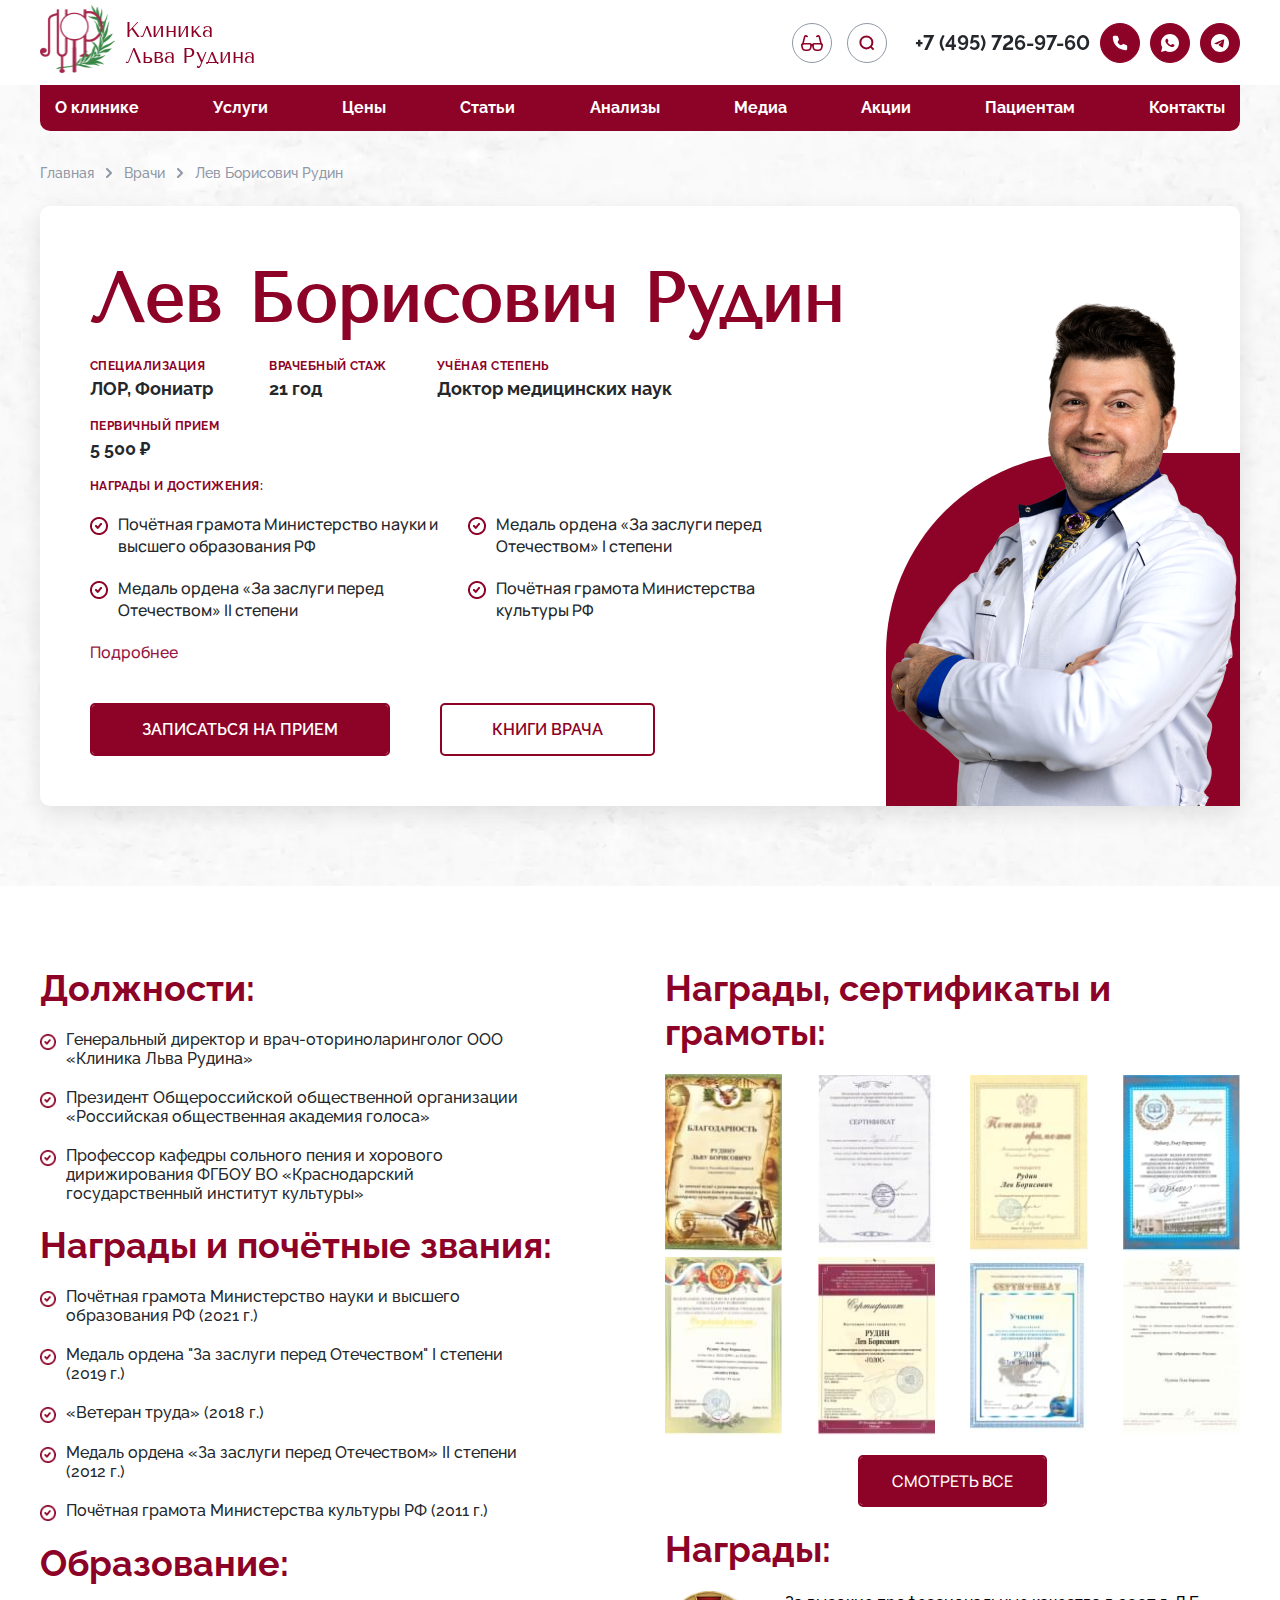
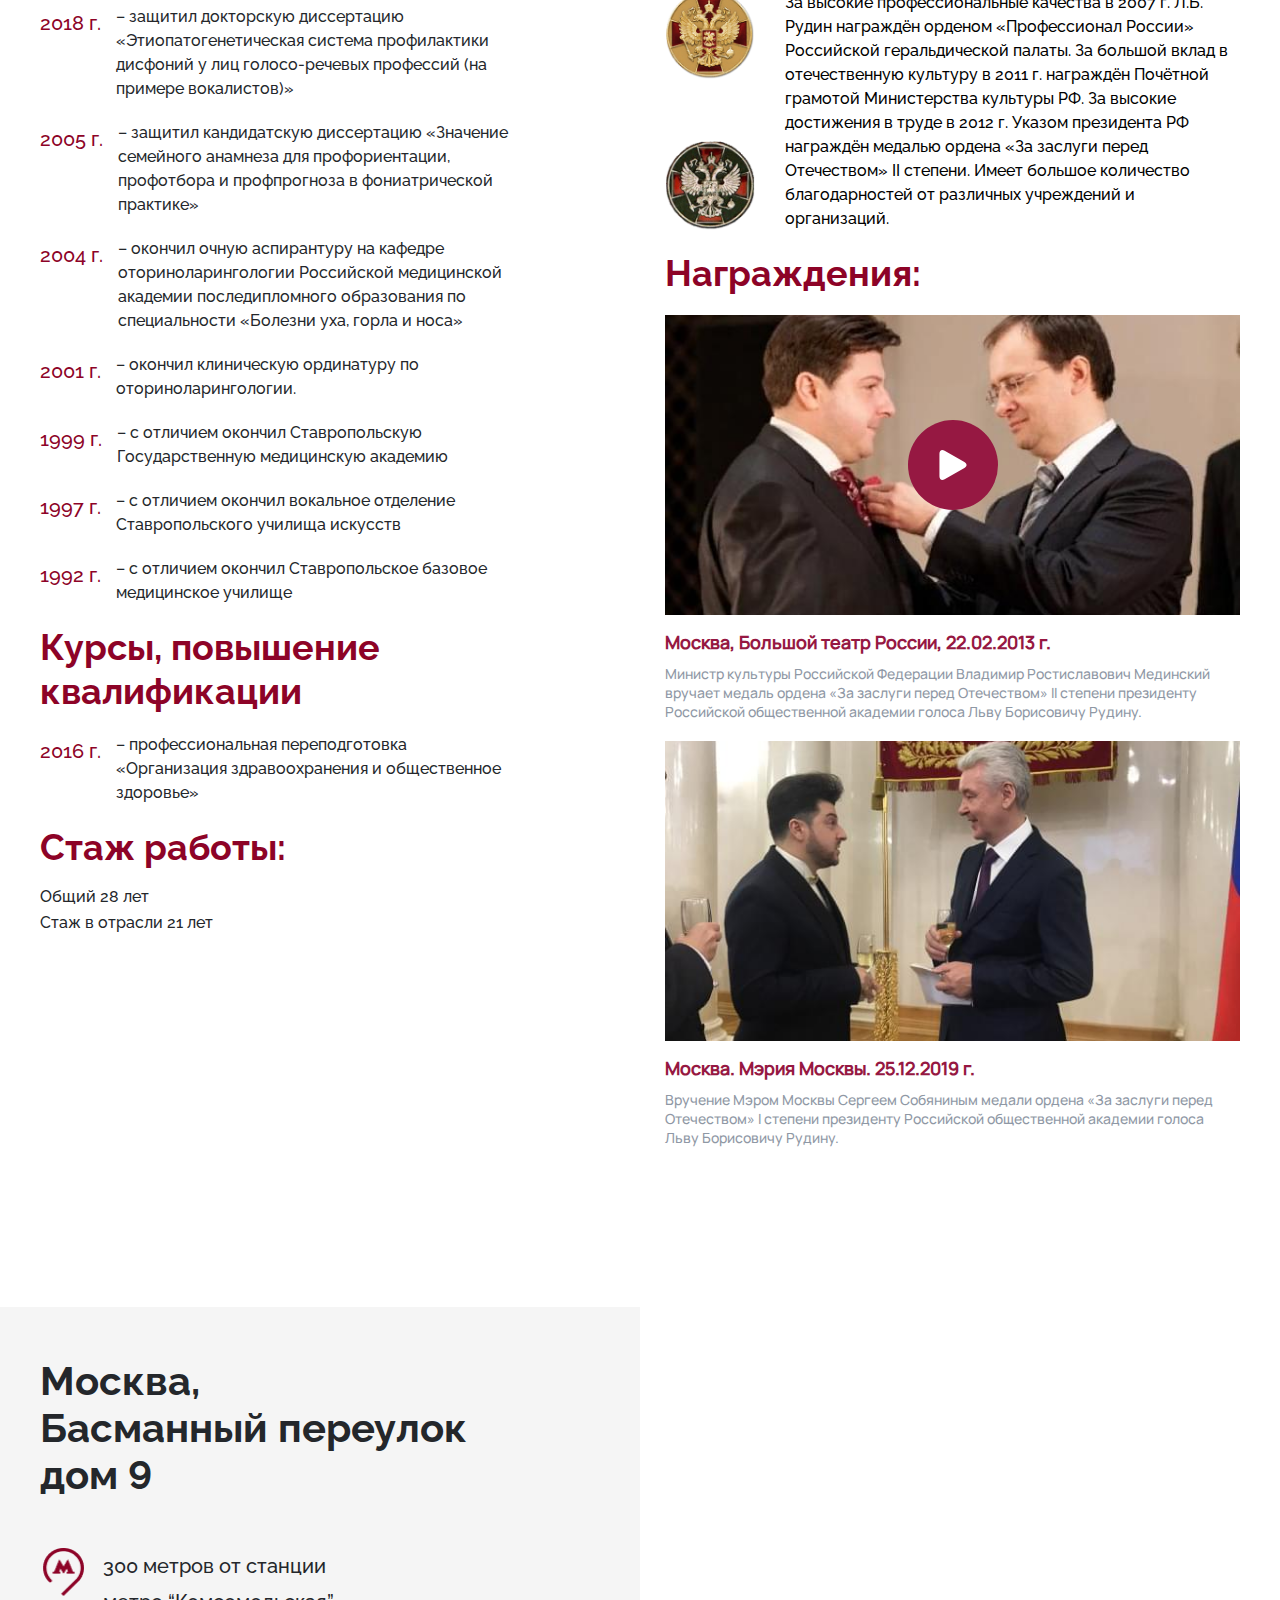
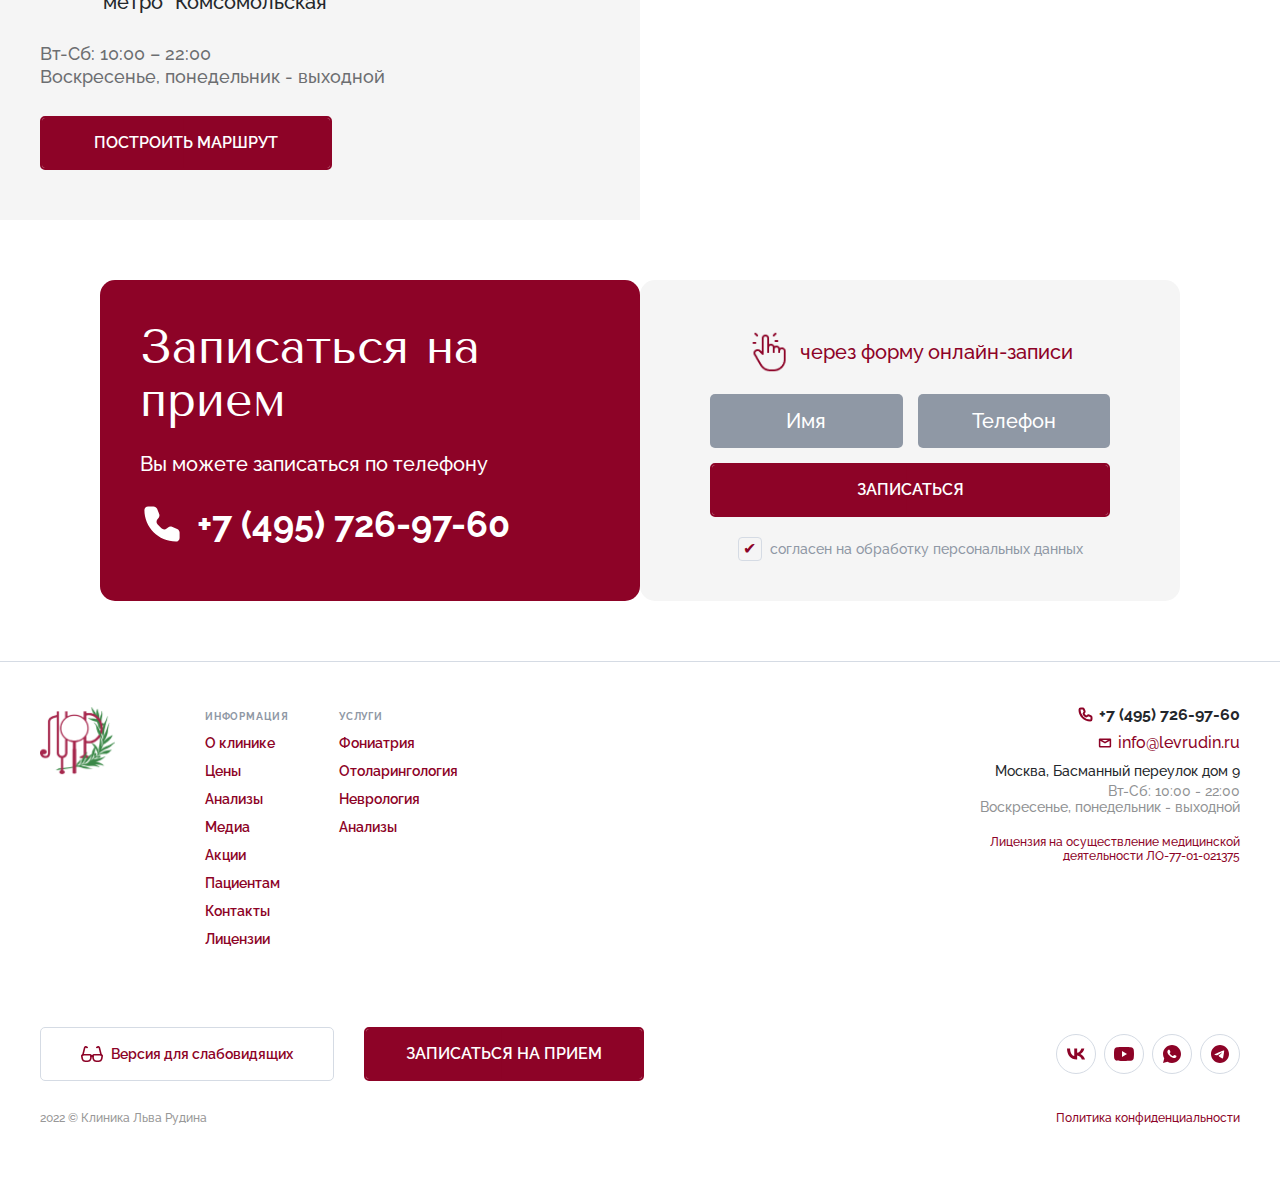
<file: lev-borisovich-rudin.html>
<!DOCTYPE html>
<html lang='ru'>
<head>
	<title>Лев Борисович Рудин</title>
	<meta charset="UTF-8">
	<meta name="format-detection" content="telephone=no">
	<meta name="viewport" content="width=device-width, initial-scale=1.0">
	<link rel="shortcut icon" href="img/favicon/Gulp.svg">
	<link rel="stylesheet" href="https://cdn.jsdelivr.net/npm/swiper@10/swiper-bundle.min.css?_v=20231223204038" />
	<link href="https://unpkg.com/aos@2.3.1/dist/aos.css?_v=20231223204038" rel="stylesheet">
	<link rel="stylesheet" href="css/style.min.css?_v=20231223204038">
</head>

<body>
  <div class='wrapper'>
    <header class="header">
	<div class="header__body">
		<div class="header__container _container">
			<nav class="header__nav">
				<ul class="header__list">
					<li class="header__item"><a href="about.html" class="header__link link-page">О клинике</a></li>
					<li class="header__item"><a href="services.html" class="header__link link-page">Услуги</a></li>
					<li class="header__item"><a href="price.html" class="header__link link-page">Цены</a></li>
					<li class="header__item"><a href="articles.html" class="header__link link-page">Статьи</a></li>
					<li class="header__item"><a href="analyzes.html" class="header__link link-page">Анализы</a></li>
					<li class="header__item"><a href="media.html" class="header__link link-page">Медиа</a></li>
					<li class="header__item"><a href="stocks.html" class="header__link link-page">Акции</a></li>
					<li class="header__item"><a href="patients.html" class="header__link link-page">Пациентам</a></li>
					<li class="header__item"><a href="contacts.html" class="header__link link-page">Контакты</a></li>
					<div class="header__list_close"></div>
				</ul>
				<div class="header-burger">
					<span></span>
					<span></span>
					<span></span>
				</div>
			</nav>

			<div class="header__content">
				<a href="index.html" class="header__logo" data-aos="fade-down">
					<img src="img/logo.png" alt="logo">
					<span class="header__logo-text">Клиника<br> Льва Рудина</span>
				</a>
				<div class="header__content-controls">
					<button class="header__visuallyImpaired header-controls-btn" data-aos="zoom-in" data-aos-delay="100">
						<svg class='icon'>
							<use xlink:href='img/svg/sprite.svg#glasses'></use>
						</svg>
					</button>
					<form class="header__form">
						<input type="search" name="search" class="header__form_search" placeholder="поиск">
						<span class="header__form_btn header-controls-btn">
							<svg class='icon'>
								<use xlink:href='img/svg/sprite.svg#search'></use>
							</svg>
						</span>
					</form>
				</div>

				<a href="tel:74957269760" class="header__tel" data-aos="fade-down" data-aos-delay="200">+7 (495) 726-97-60</a>

				<div class="header__messengers" data-da=".header__nav,767.98,first">
					<button class="header__messengers_link modal-btn-active" data-aos="zoom-in" data-aos-delay="300">
						<svg class='icon'>
							<use xlink:href='img/svg/sprite.svg#tel'></use>
						</svg>
					</button>
					<a href="https://wa.me/74957269760" class="header__messengers_link" data-aos="zoom-in" data-aos-delay="350"
						target="_blank">
						<svg xmlns="http://www.w3.org/2000/svg" viewBox="0 0 18 18" class="icon">
							<path
								d="M9.00001 0C13.9707 0 18 4.0293 18 8.99999C18 13.9707 13.9707 18 9.00001 18C7.40951 18.0026 5.847 17.5816 4.47301 16.7805L0.00361266 18L1.22041 13.5288C0.418596 12.1544 -0.00264454 10.5912 1.24922e-05 8.99999C1.24922e-05 4.0293 4.02931 0 9.00001 0ZM5.93281 4.77L5.75281 4.7772C5.63628 4.78429 5.52239 4.81491 5.41801 4.8672C5.32038 4.92248 5.23126 4.9916 5.15341 5.0724C5.04541 5.1741 4.98421 5.2623 4.91851 5.3478C4.58562 5.78061 4.40638 6.31198 4.40911 6.858C4.41091 7.299 4.52611 7.72829 4.70611 8.12969C5.07421 8.94149 5.67991 9.80099 6.47911 10.5975C6.67171 10.7892 6.86071 10.9818 7.06411 11.1609C8.05716 12.0352 9.24053 12.6657 10.5201 13.0023L11.0313 13.0806C11.1978 13.0896 11.3643 13.077 11.5317 13.0689C11.7938 13.0554 12.0498 12.9844 12.2814 12.861C12.3993 12.8003 12.5143 12.7342 12.6261 12.663C12.6261 12.663 12.6648 12.6378 12.7386 12.582C12.8601 12.492 12.9348 12.4281 13.0356 12.3228C13.1103 12.2454 13.1751 12.1545 13.2246 12.051C13.2948 11.9043 13.365 11.6244 13.3938 11.3913C13.4154 11.2131 13.4091 11.1159 13.4064 11.0556C13.4028 10.9593 13.3227 10.8594 13.2354 10.8171L12.7116 10.5822C12.7116 10.5822 11.9286 10.2411 11.4498 10.0233C11.3997 10.0014 11.346 9.98891 11.2914 9.98639C11.2298 9.98007 11.1676 9.987 11.1089 10.0067C11.0503 10.0264 10.9965 10.0585 10.9512 10.1007C10.9467 10.0989 10.8864 10.1502 10.2357 10.9386C10.1984 10.9888 10.1469 11.0267 10.0879 11.0475C10.0289 11.0684 9.96509 11.0712 9.90451 11.0556C9.84588 11.0399 9.78843 11.02 9.7326 10.9962C9.62101 10.9494 9.58231 10.9314 9.50581 10.899C8.98927 10.6736 8.51103 10.369 8.08831 9.99629C7.97491 9.89729 7.86961 9.78929 7.76161 9.68489C7.40754 9.3458 7.09896 8.9622 6.84361 8.54369L6.79051 8.45819C6.75237 8.40074 6.72153 8.33877 6.69871 8.27369C6.66451 8.14139 6.75361 8.03519 6.75361 8.03519C6.75361 8.03519 6.97231 7.79579 7.07401 7.66619C7.17301 7.54019 7.25671 7.4178 7.31071 7.3305C7.41691 7.1595 7.45021 6.984 7.39441 6.8481C7.14241 6.2325 6.88141 5.6196 6.61321 5.0112C6.56011 4.8906 6.40261 4.8042 6.25951 4.7871C6.21091 4.7817 6.16231 4.7763 6.11371 4.7727C5.99284 4.76669 5.87173 4.76789 5.75101 4.7763L5.93191 4.7691L5.93281 4.77Z" />
						</svg>
					</a>
					<a href="" class="header__messengers_link" data-aos="zoom-in" data-aos-delay="400" target="_blank">
						<svg xmlns="http://www.w3.org/2000/svg" viewBox="0 0 18 18" class="icon">
							<path
								d="M9 0C4.032 0 0 4.032 0 9C0 13.968 4.032 18 9 18C13.968 18 18 13.968 18 9C18 4.032 13.968 0 9 0ZM13.176 6.12C13.041 7.542 12.456 10.998 12.159 12.591C12.033 13.266 11.781 13.491 11.547 13.518C11.025 13.563 10.629 13.176 10.125 12.843C9.333 12.321 8.883 11.997 8.118 11.493C7.227 10.908 7.803 10.584 8.316 10.062C8.451 9.927 10.755 7.83 10.8 7.641C10.8063 7.61237 10.8054 7.58265 10.7976 7.55442C10.7897 7.52619 10.7751 7.5003 10.755 7.479C10.701 7.434 10.629 7.452 10.566 7.461C10.485 7.479 9.225 8.316 6.768 9.972C6.408 10.215 6.084 10.341 5.796 10.332C5.472 10.323 4.86 10.152 4.401 9.999C3.834 9.819 3.393 9.72 3.429 9.405C3.447 9.243 3.672 9.081 4.095 8.91C6.723 7.767 8.469 7.011 9.342 6.651C11.844 5.607 12.357 5.427 12.699 5.427C12.771 5.427 12.942 5.445 13.05 5.535C13.14 5.607 13.167 5.706 13.176 5.778C13.167 5.832 13.185 5.994 13.176 6.12Z" />
						</svg>
					</a>
				</div>
			</div>
		</div>
	</div>
</header>
    <main class='main'>
      <section class="person section-bg">
        <div class="person__container _container">
          <div class="person__body">
            <ul class="path">
              <li class="path__li">
                <a href="index.html" class="path__link">Главная</a>
              </li>
              <svg xmlns="http://www.w3.org/2000/svg" width="6" height="10" viewBox="0 0 6 10" fill="none">
                <path d="M1 1L5 5L1 9" stroke="#8F98A5" stroke-width="2" stroke-linecap="round"
                  stroke-linejoin="round" />
              </svg>
              <li class="path__li">
                <a href="#" class="path__link">Врачи</a>
              </li>
              <svg xmlns="http://www.w3.org/2000/svg" width="6" height="10" viewBox="0 0 6 10" fill="none">
                <path d="M1 1L5 5L1 9" stroke="#8F98A5" stroke-width="2" stroke-linecap="round"
                  stroke-linejoin="round" />
              </svg>
              <li class="path__li">
                <a href="lev-borisovich-rudin.html" class="path__link">Лев Борисович Рудин</a>
              </li>
            </ul>
            <div class="person__content">
              <div class="person__block">
                <h1 class="person__title h1">Лев Борисович Рудин</h1>
                <ul class="person__skills">
                  <li class="person__skills-item">
                    <span class="title">специализация</span>
                    <span class="text">ЛОР, Фониатр</span>
                  </li>
                  <li class="person__skills-item">
                    <span class="title">Врачебный стаж</span>
                    <span class="text">21 год</span>
                  </li>
                  <li class="person__skills-item">
                    <span class="title">Учёная степень</span>
                    <span class="text">Доктор медицинских наук</span>
                  </li>
                  <li class="person__skills-item">
                    <span class="title">Первичный прием</span>
                    <span class="text">5 500 ₽</span>
                  </li>
                </ul>
                <div class="person__awards-wrap">
                  <h4 class="person__awards-title h4">Награды и достижения:</h4>
                  <ul class="person__awards">
                    <li class="person__awards-item">
                      <img src="img/icons/check.png" alt="check">
                      <p>Почётная грамота Министерство науки
                        и высшего образования РФ</p>
                    </li>
                    <li class="person__awards-item">
                      <img src="img/icons/check.png" alt="check">
                      <p>Медаль ордена «За заслуги перед Отечеством» I степени</p>
                    </li>
                    <li class="person__awards-item">
                      <img src="img/icons/check.png" alt="check">
                      <p>Медаль ордена «За заслуги перед Отечеством» II степени</p>
                    </li>
                    <li class="person__awards-item">
                      <img src="img/icons/check.png" alt="check">
                      <p>Почётная грамота
                        Министерства культуры РФ</p>
                    </li>
                  </ul>
                </div>
                <a href="#" class="person__link-more">Подробнее</a>
                <div class="person__wp-buttons">
                  <button class="person__button button hover">Записаться на прием</button>
                  <button class="person__button button btn-doctor-books">Книги врача</button>
                </div>
              </div>
              <div class="person__wp-img">
                <img src="img/specialist-1.png" alt="Рудин Лев Борисович">
              </div>
            </div>
          </div>
        </div>
      </section>

      <section class="person-info section">
        <div class="person-info__container _container">
          <div class="person-info__body">
            <div class="person-info__col">
              <div class="person-info__post-wrap">
                <h3 class="person-info__title h4">Должности:</h3>
                <ul class="person-info__post">
                  <li class="person-info__post-item">
                    <img src="img/icons/check.png" alt="check">
                    <p>Генеральный директор и врач-оториноларинголог ООО «Клиника Льва Рудина»</p>
                  </li>
                  <li class="person-info__post-item">
                    <img src="img/icons/check.png" alt="check">
                    <p>Президент Общероссийской общественной организации «Российская общественная академия голоса»</p>
                  </li>
                  <li class="person-info__post-item">
                    <img src="img/icons/check.png" alt="check">
                    <p>Профессор кафедры сольного пения и хорового дирижирования ФГБОУ ВО «Краснодарский государственный
                      институт культуры»</p>
                  </li>
                </ul>
              </div>
              <div class="person-info__post-wrap">
                <h3 class="person-info__title h4">Награды и почётные звания:</h3>
                <ul class="person-info__post">
                  <li class="person-info__post-item">
                    <img src="img/icons/check.png" alt="check">
                    <p>Почётная грамота Министерство науки и высшего образования РФ (2021 г.)</p>
                  </li>
                  <li class="person-info__post-item">
                    <img src="img/icons/check.png" alt="check">
                    <p>Медаль ордена "За заслуги перед Отечеством" I степени (2019 г.)</p>
                  </li>
                  <li class="person-info__post-item">
                    <img src="img/icons/check.png" alt="check">
                    <p>«Ветеран труда» (2018 г.)</p>
                  </li>
                  <li class="person-info__post-item">
                    <img src="img/icons/check.png" alt="check">
                    <p>Медаль ордена «За заслуги перед Отечеством» II степени (2012 г.)</p>
                  </li>
                  <li class="person-info__post-item">
                    <img src="img/icons/check.png" alt="check">
                    <p>Почётная грамота Министерства культуры РФ (2011 г.)</p>
                  </li>
                </ul>
              </div>
              <div class="person-info__education-wrap">
                <h3 class="person-info__title h4">Образование:</h3>
                <ul class="person-info__education">
                  <li class="person-info__education-item">
                    <span class="year">2018 г.</span>
                    <p class="text">– защитил докторскую диссертацию «Этиопатогенетическая система профилактики дисфоний
                      у лиц голосо-речевых профессий (на
                      примере вокалистов)»</p>
                  </li>
                  <li class="person-info__education-item">
                    <span class="year">2005 г.</span>
                    <p class="text">– защитил кандидатскую диссертацию «Значение семейного анамнеза для профориентации,
                      профотбора и профпрогноза в
                      фониатрической практике»</p>
                  </li>
                  <li class="person-info__education-item">
                    <span class="year">2004 г.</span>
                    <p class="text">– окончил очную аспирантуру на кафедре оториноларингологии Российской медицинской
                      академии последипломного образования
                      по специальности «Болезни уха, горла и носа»</p>
                  </li>
                  <li class="person-info__education-item">
                    <span class="year">2001 г.</span>
                    <p class="text">– окончил клиническую ординатуру по оториноларингологии.</p>
                  </li>
                  <li class="person-info__education-item">
                    <span class="year">1999 г.</span>
                    <p class="text">– с отличием окончил Ставропольскую Государственную медицинскую академию</p>
                  </li>
                  <li class="person-info__education-item">
                    <span class="year">1997 г.</span>
                    <p class="text">– с отличием окончил вокальное отделение Ставропольского училища искусств</p>
                  </li>
                  <li class="person-info__education-item">
                    <span class="year">1992 г.</span>
                    <p class="text">– с отличием окончил Ставропольское базовое медицинское училище</p>
                  </li>
                </ul>
              </div>
              <div class="person-info__education-wrap">
                <h3 class="person-info__title h4">Курсы, повышение квалификации</h3>
                <ul class="person-info__education">
                  <li class="person-info__education-item">
                    <span class="year">2016 г.</span>
                    <p class="text">– профессиональная переподготовка «Организация здравоохранения и общественное
                      здоровье»</p>
                  </li>
                </ul>
              </div>
              <div class="person-info__experience-wrap">
                <h3 class="person-info__title h4">Стаж работы:</h3>
                <ul class="person-info__experience">
                  <li class="person-info__experience-item"><span>Общий 28 лет</span></li>
                  <li class="person-info__experience-item"><span>Стаж в отрасли 21 лет</span></li>
                </ul>
              </div>
            </div>
            <div class="person-info__col">
              <div class="person-info__certificates-wrap">
                <h3 class="person-info__title h4">Награды, сертификаты и грамоты:</h3>
                <div class="person-info__certificates">
                  <div class="person-info__certificates-item">
                    <img src="img/certificates-1.jpg" alt="Картинка">
                  </div>
                  <div class="person-info__certificates-item">
                    <img src="img/certificates-2.jpg" alt="Картинка">
                  </div>
                  <div class="person-info__certificates-item">
                    <img src="img/certificates-3.jpg" alt="Картинка">
                  </div>
                  <div class="person-info__certificates-item">
                    <img src="img/certificates-4.jpg" alt="Картинка">
                  </div>
                  <div class="person-info__certificates-item">
                    <img src="img/certificates-5.jpg" alt="Картинка">
                  </div>
                  <div class="person-info__certificates-item">
                    <img src="img/certificates-6.jpg" alt="Картинка">
                  </div>
                  <div class="person-info__certificates-item">
                    <img src="img/certificates-7.jpg" alt="Картинка">
                  </div>
                  <div class="person-info__certificates-item">
                    <img src="img/certificates-8.jpg" alt="Картинка">
                  </div>
                </div>
                <a href="#" class="person-info__certificates-link button hover">Смотреть все</a>
              </div>
              <div class="person-info__awards-wrap">
                <h3 class="person-info__title h4">Награды:</h3>
                <div class="person-info__awards">
                  <li class="person-info__awards-item">
                    <div>
                      <img src="img/medal-2.png" alt="Медаль">
                      <img src="img/medal-1.png" alt="Медаль">
                    </div>
                    <p>За высокие профессиональные качества в 2007 г. Л.Б. Рудин награждён орденом «Профессионал России»
                      Российской
                      геральдической палаты. За большой вклад в отечественную культуру в 2011 г. награждён Почётной
                      грамотой Министерства
                      культуры РФ. За высокие достижения в труде в 2012 г. Указом президента РФ награждён медалью ордена
                      «За заслуги перед
                      Отечеством» II степени. Имеет большое количество благодарностей от различных учреждений и
                      организаций.</p>
                  </li>
                </div>
                <div class="person-info__rewarding">
                  <h3 class="person-info__title h4">Награждения:</h3>
                  <div class="person-info__rewarding_item">
                    <div class="person-info__rewarding_wp-img btn-modal-video" data-video-src="assets/video.mp4">
                      <img src="img/rewarding-1.jpg" alt="Картинка">
                      <button class="btn-play btn-modal-video">
                        <svg xmlns="http://www.w3.org/2000/svg" version="1.1" xmlns:xlink="http://www.w3.org/1999/xlink"
                          width="512" height="512" x="0" y="0" viewBox="0 0 552.611 552.611">
                          <path
                            d="M486.413 221.412 122.347 12.916c-52.938-30.318-95.852-5.44-95.852 55.563v415.652c0 61.004 42.914 85.882 95.852 55.563l364.066-208.49c52.938-30.317 52.938-79.473 0-109.792z">
                          </path>
                        </svg>
                      </button>
                    </div>
                    <div class="person-info__rewarding_content">
                      <h5 class="person-info__rewarding_title">Москва, Большой театр России, 22.02.2013 г.</h5>
                      <p class="person-info__rewarding_text">Министр культуры Российской Федерации Владимир
                        Ростиславович Мединский вручает медаль
                        ордена «За заслуги перед
                        Отечеством» II степени президенту Российской общественной академии голоса Льву Борисовичу
                        Рудину.</p>
                    </div>
                  </div>
                  <div class="person-info__rewarding_item">
                    <div class="person-info__rewarding_wp-img">
                      <img src="img/rewarding-2.jpg" alt="Картинка">
                      <!-- <video src=""></video> -->
                    </div>
                    <div class="person-info__rewarding_content">
                      <h5 class="person-info__rewarding_title">Москва. Мэрия Москвы. 25.12.2019 г.</h5>
                      <p class="person-info__rewarding_text">Вручение Мэром Москвы Сергеем Собяниным медали ордена «За
                        заслуги перед Отечеством» I степени президенту Российской
                        общественной академии голоса Льву Борисовичу Рудину.</p>
                    </div>
                  </div>
                </div>
              </div>
            </div>
          </div>
        </div>
      </section>

      <section class="map section">
        <div class="map__container">
          <div class="map__body">
            <div class="map__content">
              <div class="map__wpText">
                <img src="img/icons/decor-3.png" alt="decor" class="decor">
                <address class="map__address">Москва,<br> Басманный переулок<br> дом 9</address>
                <div class="map__address-info">
                  <img src="img/icons/metro.png" alt="metro">
                  <span>300 метров от станции метро “Комсомольская”</span>
                </div>
                <ul class="map__schedule">
                  <li>Вт-Сб: 10:00 – 22:00</li>
                  <li>Воскресенье, понедельник - выходной</li>
                </ul>
                <a href="https://yandex.ru/maps/?rtext=~55.77141719006554,37.66014611838522"
                  class="map__button button hover" target="_blank">Построить маршрут</a>
              </div>
            </div>

            <div class="map__yandex">
              <!-- <img src="img/map.png" alt="map"> -->
              <div id="map" class="yandex-mapper">
                <script type="text/javascript" charset="utf-8" async
                  src="https://api-maps.yandex.ru/services/constructor/1.0/js/?um=constructor%3A8cde998a4ff33b60fbc91853509499b95c0408c4ca67b87ef399293d64700e59&amp;width=100%25&amp;height=500&amp;lang=ru_RU&amp;scroll=true&_v=20231223204038"></script>
              </div>
            </div>
          </div>
        </div>
      </section>

      <section class="record section">
  <div class="record__container _container">
    <div class="record__body">
      <div class="record__content">
        <div class="record__block">
          <h4 class="record__title">Записаться на прием</h4>
          <span>Вы можете записаться по телефону</span>
          <div class="record__block-bottom">
            <svg class='icon'>
              <use xlink:href='img/svg/sprite.svg#tel'></use>
            </svg>
            <a href="tel:74957269760" class="record__tel">+7 (495) 726-97-60</a>
          </div>
        </div>
        <form class="record__form form-record" data-form="record">
          <div class="record__form_unavailable _none"><span>записаться можно только по телефону</span></div>
          <div class="record__form_info">
            <img src="img/icons/tabler.png" alt="tabler">
            <span>через форму онлайн-записи</span>
          </div>
          <div class="record__form_row">
            <div class="record__form_wpInput wpInput">
              <input type="text" name="name" class="record__form_input input" placeholder="Имя">
            </div>
            <div class="record__form_wpInput wpInput">
              <input type="tel" name="phone" class="record__form_input input" inputmode="tel" placeholder="Телефон">
            </div>
          </div>
          <button type="submit" class="record__form_button button hover">Записаться</button>
          <label class="record__form_bottom wpCheckbox-label">
            <input type="checkbox" name="privacy-policy" class="input-checkbox" id="privacy-policy" checked>
            <label for="privacy-policy" class="record__form_checkbox-label checkbox-label"></label>
            <p class="record__form_text">согласен на обработку персональных данных</p>
          </label>
        </form>
      </div>
    </div>
  </div>
</section>
    </main>
    <footer class="footer">
	<div class="footer__container _container">
		<div class="footer__body">
			<div class="footer__top">
				<a href="index.html" class="footer__logo">
					<img src="img/logo.png" alt="logo">
				</a>
				<nav class="footer__nav">
					<ul class="footer__list">
						<li class="footer__li">
							<span>Информация</span>
						</li>
						<li class="footer__li">
							<a href="#" class="footer__link">О клинике</a>
						</li>
						<li class="footer__li">
							<a href="#" class="footer__link">Цены</a>
						</li>
						<li class="footer__li">
							<a href="#" class="footer__link">Анализы</a>
						</li>
						<li class="footer__li">
							<a href="#" class="footer__link">Медиа</a>
						</li>
						<li class="footer__li">
							<a href="#" class="footer__link">Акции</a>
						</li>
						<li class="footer__li">
							<a href="#" class="footer__link">Пациентам</a>
						</li>
						<li class="footer__li">
							<a href="#" class="footer__link">Контакты</a>
						</li>
						<li class="footer__li">
							<a href="#" class="footer__link">Лицензии</a>
						</li>
					</ul>
					<ul class="footer__list">
						<li class="footer__li">
							<span>Услуги</span>
						</li>
						<li class="footer__li">
							<a href="#" class="footer__link">Фониатрия</a>
						</li>
						<li class="footer__li">
							<a href="#" class="footer__link">Отоларингология</a>
						</li>
						<li class="footer__li">
							<a href="#" class="footer__link">Неврология</a>
						</li>
						<li class="footer__li">
							<a href="#" class="footer__link">Анализы</a>
						</li>
					</ul>
				</nav>

				<div class="footer__info-block">
					<a href="tel:74957269760" class="footer__tel">
						<svg xmlns="http://www.w3.org/2000/svg" viewBox="0 0 14 15" class="icon">
							<path
								d="M4.09729 1.5H2.26316C1.56554 1.5 1 2.06554 1 2.76316C1 8.69295 5.80705 13.5 11.7368 13.5C12.4345 13.5 13 12.9345 13 12.2368V10.4027C13 9.8575 12.6681 9.36723 12.1619 9.16474L10.4047 8.4619C9.95003 8.28001 9.43221 8.36205 9.05598 8.67557L8.60207 9.05383C8.0723 9.49531 7.2933 9.45997 6.80568 8.97235L5.52765 7.69432C5.04003 7.2067 5.00469 6.4277 5.44617 5.89793L5.82443 5.44402C6.13795 5.06779 6.21999 4.54997 6.0381 4.09525L5.33526 2.33815C5.13277 1.83193 4.6425 1.5 4.09729 1.5Z"
								stroke-linecap="round" stroke-linejoin="round" />
						</svg>
						<span>+7 (495) 726-97-60</span></a>
					<a href="mailto:info@levrudin.ru" class="footer__mail">
						<svg xmlns="http://www.w3.org/2000/svg" viewBox="0 0 16 13" class="icon">
							<path
								d="M14.2222 1.5H1.77778C1.34822 1.5 1 1.8198 1 2.21429V10.7857C1 11.1802 1.34822 11.5 1.77778 11.5H14.2222C14.6518 11.5 15 11.1802 15 10.7857V2.21429C15 1.8198 14.6518 1.5 14.2222 1.5Z"
								stroke-linecap="round" stroke-linejoin="round" />
							<path d="M1 2L8 6L15 2" stroke-linecap="round" stroke-linejoin="round" />
						</svg>
						<span>info@levrudin.ru</span>
					</a>
					<address class="footer__address">Москва, Басманный переулок дом 9</address>
					<span class="footer__schedule">Вт-Сб: 10:00 - 22:00<br>Воскресенье, понедельник - выходной</span>
					<span class="footer__license-span">Лицензия на осуществление медицинской деятельности ЛО-77-01-021375</span>
				</div>
			</div>

			<div class="footer__bottom">
				<div class="footer__wpButton">
					<button class="footer__button button btn-visually-impaired">
						<svg class='icon'>
							<use xlink:href='img/svg/sprite.svg#glasses'></use>
						</svg>
						<span>Версия для слабовидящих</span>
					</button>
					<button class="footer__button modal-btn-active button hover">Записаться на прием</button>
				</div>

				<ul class="footer__messengers">
					<li class="footer__messengers_li">
						<a href="https://vk.com/klinikarudina" class="footer__messengers_link" target="_blank">
							<svg xmlns="http://www.w3.org/2000/svg" width="18" height="12" viewBox="0 0 18 12" class="icon">
								<path
									d="M9.80387 11.5C3.65397 11.5 0.146159 7.37087 0 0.5H3.08057C3.18176 5.54304 5.45284 7.67918 7.25172 8.11962V0.5H10.1524V4.84935C11.9288 4.66216 13.7951 2.68018 14.4247 0.5H17.3254C17.0882 1.6307 16.6152 2.7013 15.9362 3.64482C15.2572 4.58835 14.3867 5.3845 13.3791 5.98348C14.5038 6.53079 15.4972 7.30546 16.2937 8.25637C17.0902 9.20728 17.6718 10.3128 18 11.5H14.807C14.5124 10.4688 13.9135 9.54578 13.0855 8.84651C12.2575 8.14723 11.2372 7.70286 10.1524 7.56907V11.5H9.80387Z" />
							</svg>
						</a>
					</li>
					<li class="footer__messengers_li">
						<a href="https://www.youtube.com/channel/UC9zuH4VhPOiOHFZSpaeE1Fw" class="footer__messengers_link"
							target="_blank">
							<svg xmlns="http://www.w3.org/2000/svg" width="20" height="14" viewBox="0 0 20 14" class="icon"
								target="_blank">
								<path fill-rule="evenodd" clip-rule="evenodd"
									d="M17.8252 0.428213C18.6819 0.658872 19.3574 1.33407 19.5879 2.19065C20.0164 3.75522 19.9999 7.01648 19.9999 7.01648C19.9999 7.01648 19.9999 10.2611 19.5881 11.8258C19.3574 12.6823 18.682 13.3576 17.8252 13.5881C16.2602 14 9.99996 14 9.99996 14C9.99996 14 3.75609 14 2.17467 13.5718C1.3179 13.3411 0.642545 12.6658 0.411833 11.8094C0 10.2611 0 7 0 7C0 7 0 3.75522 0.411833 2.19065C0.642392 1.33422 1.33438 0.642396 2.17452 0.41189C3.73961 0 9.99981 0 9.99981 0C9.99981 0 16.2602 0 17.8252 0.428213ZM13 7L8 10V4L13 7Z" />
							</svg>
						</a>
					</li>
					<li class="footer__messengers_li">
						<a href="https://wa.me/74957269760" class="footer__messengers_link" target="_blank">
							<svg xmlns="http://www.w3.org/2000/svg" width="18" height="18" viewBox="0 0 18 18" class="icon">
								<path
									d="M9.00001 0C13.9707 0 18 4.0293 18 8.99999C18 13.9707 13.9707 18 9.00001 18C7.40951 18.0026 5.847 17.5816 4.47301 16.7805L0.00361266 18L1.22041 13.5288C0.418596 12.1544 -0.00264454 10.5912 1.24922e-05 8.99999C1.24922e-05 4.0293 4.02931 0 9.00001 0ZM5.93281 4.77L5.75281 4.7772C5.63628 4.78429 5.52239 4.81491 5.41801 4.8672C5.32038 4.92248 5.23126 4.9916 5.15341 5.0724C5.04541 5.1741 4.98421 5.2623 4.91851 5.3478C4.58562 5.78061 4.40638 6.31198 4.40911 6.858C4.41091 7.299 4.52611 7.72829 4.70611 8.12969C5.07421 8.94149 5.67991 9.80099 6.47911 10.5975C6.67171 10.7892 6.86071 10.9818 7.06411 11.1609C8.05716 12.0352 9.24053 12.6657 10.5201 13.0023L11.0313 13.0806C11.1978 13.0896 11.3643 13.077 11.5317 13.0689C11.7938 13.0554 12.0498 12.9844 12.2814 12.861C12.3993 12.8003 12.5143 12.7342 12.6261 12.663C12.6261 12.663 12.6648 12.6378 12.7386 12.582C12.8601 12.492 12.9348 12.4281 13.0356 12.3228C13.1103 12.2454 13.1751 12.1545 13.2246 12.051C13.2948 11.9043 13.365 11.6244 13.3938 11.3913C13.4154 11.2131 13.4091 11.1159 13.4064 11.0556C13.4028 10.9593 13.3227 10.8594 13.2354 10.8171L12.7116 10.5822C12.7116 10.5822 11.9286 10.2411 11.4498 10.0233C11.3997 10.0014 11.346 9.98891 11.2914 9.98639C11.2298 9.98007 11.1676 9.987 11.1089 10.0067C11.0503 10.0264 10.9965 10.0585 10.9512 10.1007C10.9467 10.0989 10.8864 10.1502 10.2357 10.9386C10.1984 10.9888 10.1469 11.0267 10.0879 11.0475C10.0289 11.0684 9.96509 11.0712 9.90451 11.0556C9.84588 11.0399 9.78843 11.02 9.7326 10.9962C9.62101 10.9494 9.58231 10.9314 9.50581 10.899C8.98927 10.6736 8.51103 10.369 8.08831 9.99629C7.97491 9.89729 7.86961 9.78929 7.76161 9.68489C7.40754 9.3458 7.09896 8.9622 6.84361 8.54369L6.79051 8.45819C6.75237 8.40074 6.72153 8.33877 6.69871 8.27369C6.66451 8.14139 6.75361 8.03519 6.75361 8.03519C6.75361 8.03519 6.97231 7.79579 7.07401 7.66619C7.17301 7.54019 7.25671 7.4178 7.31071 7.3305C7.41691 7.1595 7.45021 6.984 7.39441 6.8481C7.14241 6.2325 6.88141 5.6196 6.61321 5.0112C6.56011 4.8906 6.40261 4.8042 6.25951 4.7871C6.21091 4.7817 6.16231 4.7763 6.11371 4.7727C5.99284 4.76669 5.87173 4.76789 5.75101 4.7763L5.93191 4.7691L5.93281 4.77Z">
								</path>
							</svg>
						</a>
					</li>
					<li class="footer__messengers_li">
						<a href="" class="footer__messengers_link" target="_blank">
							<svg xmlns="http://www.w3.org/2000/svg" width="18" height="18" viewBox="0 0 18 18" class="icon">
								<path
									d="M9 0C4.032 0 0 4.032 0 9C0 13.968 4.032 18 9 18C13.968 18 18 13.968 18 9C18 4.032 13.968 0 9 0ZM13.176 6.12C13.041 7.542 12.456 10.998 12.159 12.591C12.033 13.266 11.781 13.491 11.547 13.518C11.025 13.563 10.629 13.176 10.125 12.843C9.333 12.321 8.883 11.997 8.118 11.493C7.227 10.908 7.803 10.584 8.316 10.062C8.451 9.927 10.755 7.83 10.8 7.641C10.8063 7.61237 10.8054 7.58265 10.7976 7.55442C10.7897 7.52619 10.7751 7.5003 10.755 7.479C10.701 7.434 10.629 7.452 10.566 7.461C10.485 7.479 9.225 8.316 6.768 9.972C6.408 10.215 6.084 10.341 5.796 10.332C5.472 10.323 4.86 10.152 4.401 9.999C3.834 9.819 3.393 9.72 3.429 9.405C3.447 9.243 3.672 9.081 4.095 8.91C6.723 7.767 8.469 7.011 9.342 6.651C11.844 5.607 12.357 5.427 12.699 5.427C12.771 5.427 12.942 5.445 13.05 5.535C13.14 5.607 13.167 5.706 13.176 5.778C13.167 5.832 13.185 5.994 13.176 6.12Z">
								</path>
							</svg>
						</a>
					</li>
				</ul>
			</div>

			<div class="footer__under">
				<span>2022 © Клиника Льва Рудина</span>
				<a href="">Политика конфиденциальности</a>
			</div>
		</div>
	</div>
</footer>
  </div>
  <div class="modal modal-record">
	<div class="modal__content">
		<div class="modal__body">
			<form class="record__form form-record" data-form="record">
				<div class="record__form_info">
					<img src="img/icons/tabler.png" alt="tabler">
					<span>через форму онлайн-записи</span>
				</div>
				<div class="record__form_row">
					<div class="record__form_wpInput wpInput">
						<input type="text" name="name" class="record__form_input input" placeholder="Имя">
					</div>
					<div class="record__form_wpInput wpInput">
						<input type="tel" name="phone" class="record__form_input input" inputmode="tel" placeholder="Телефон">
					</div>
				</div>
				<button type="submit" class="record__form_button button hover">Записаться</button>
				<label class="record__form_bottom wpCheckbox-label">
					<input type="checkbox" name="privacy-policy" class="input-checkbox" id="privacy-policy" checked>
					<label for="privacy-policy" class="record__form_checkbox-label checkbox-label"></label>
					<p class="record__form_text">согласен на обработку персональных данных</p>
				</label>
			</form>
			<div class="modal__close">
				<span></span>
				<span></span>
			</div>
		</div>
	</div>
</div>

<div class="modal modal-video">
	<div class="modal__content">
		<div class="modal__body">
			<video class="video" preload="metadata" controls>
				<source src="" type="video/mp4">
			</video>
		</div>
		<div class="modal__close">
			<span></span>
			<span></span>
		</div>
	</div>
</div>
  <script src="https://cdn.jsdelivr.net/npm/swiper@10/swiper-bundle.min.js?_v=20231223204038"></script>
<script src="https://unpkg.com/aos@2.3.1/dist/aos.js?_v=20231223204038"></script>
<script src="assets/libs/fslightbox.js?_v=20231223204038"></script>
<script src="js/app.min.js?_v=20231223204038"></script>
</body>

</html>
</file>
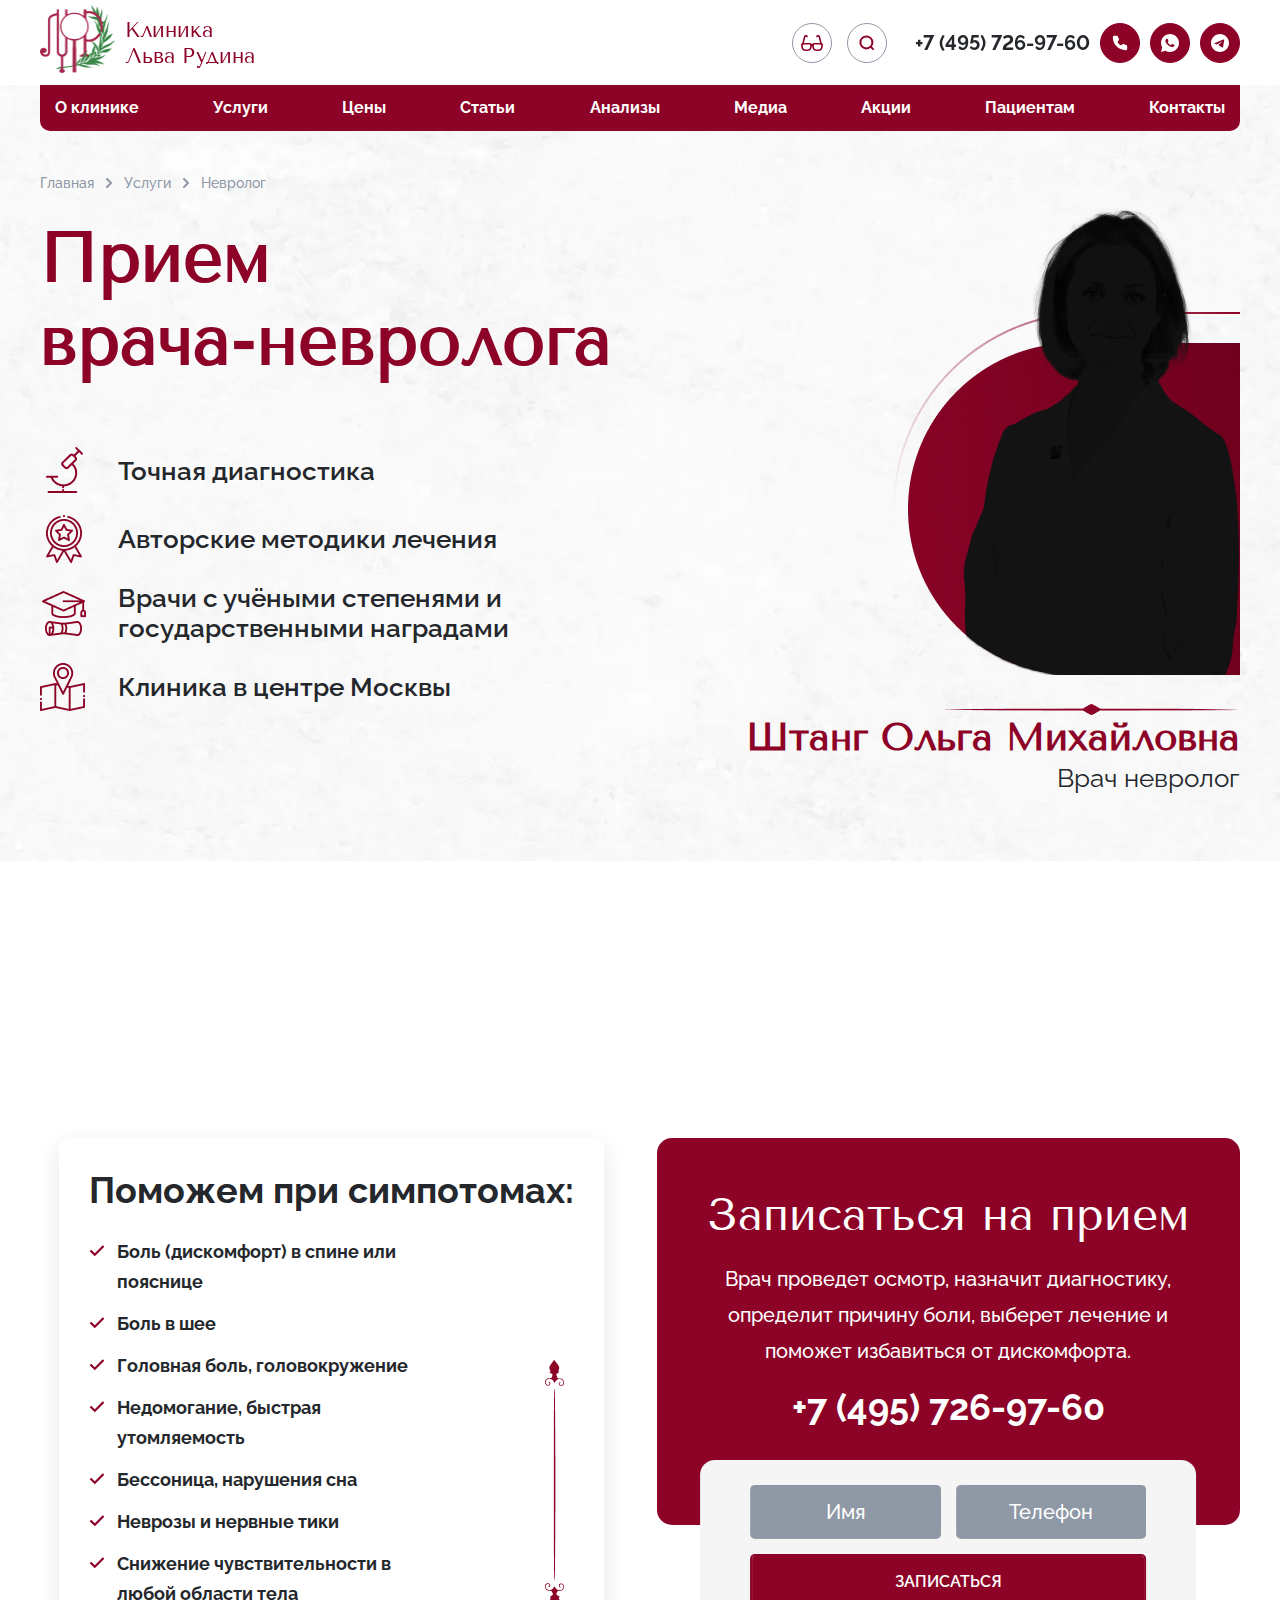
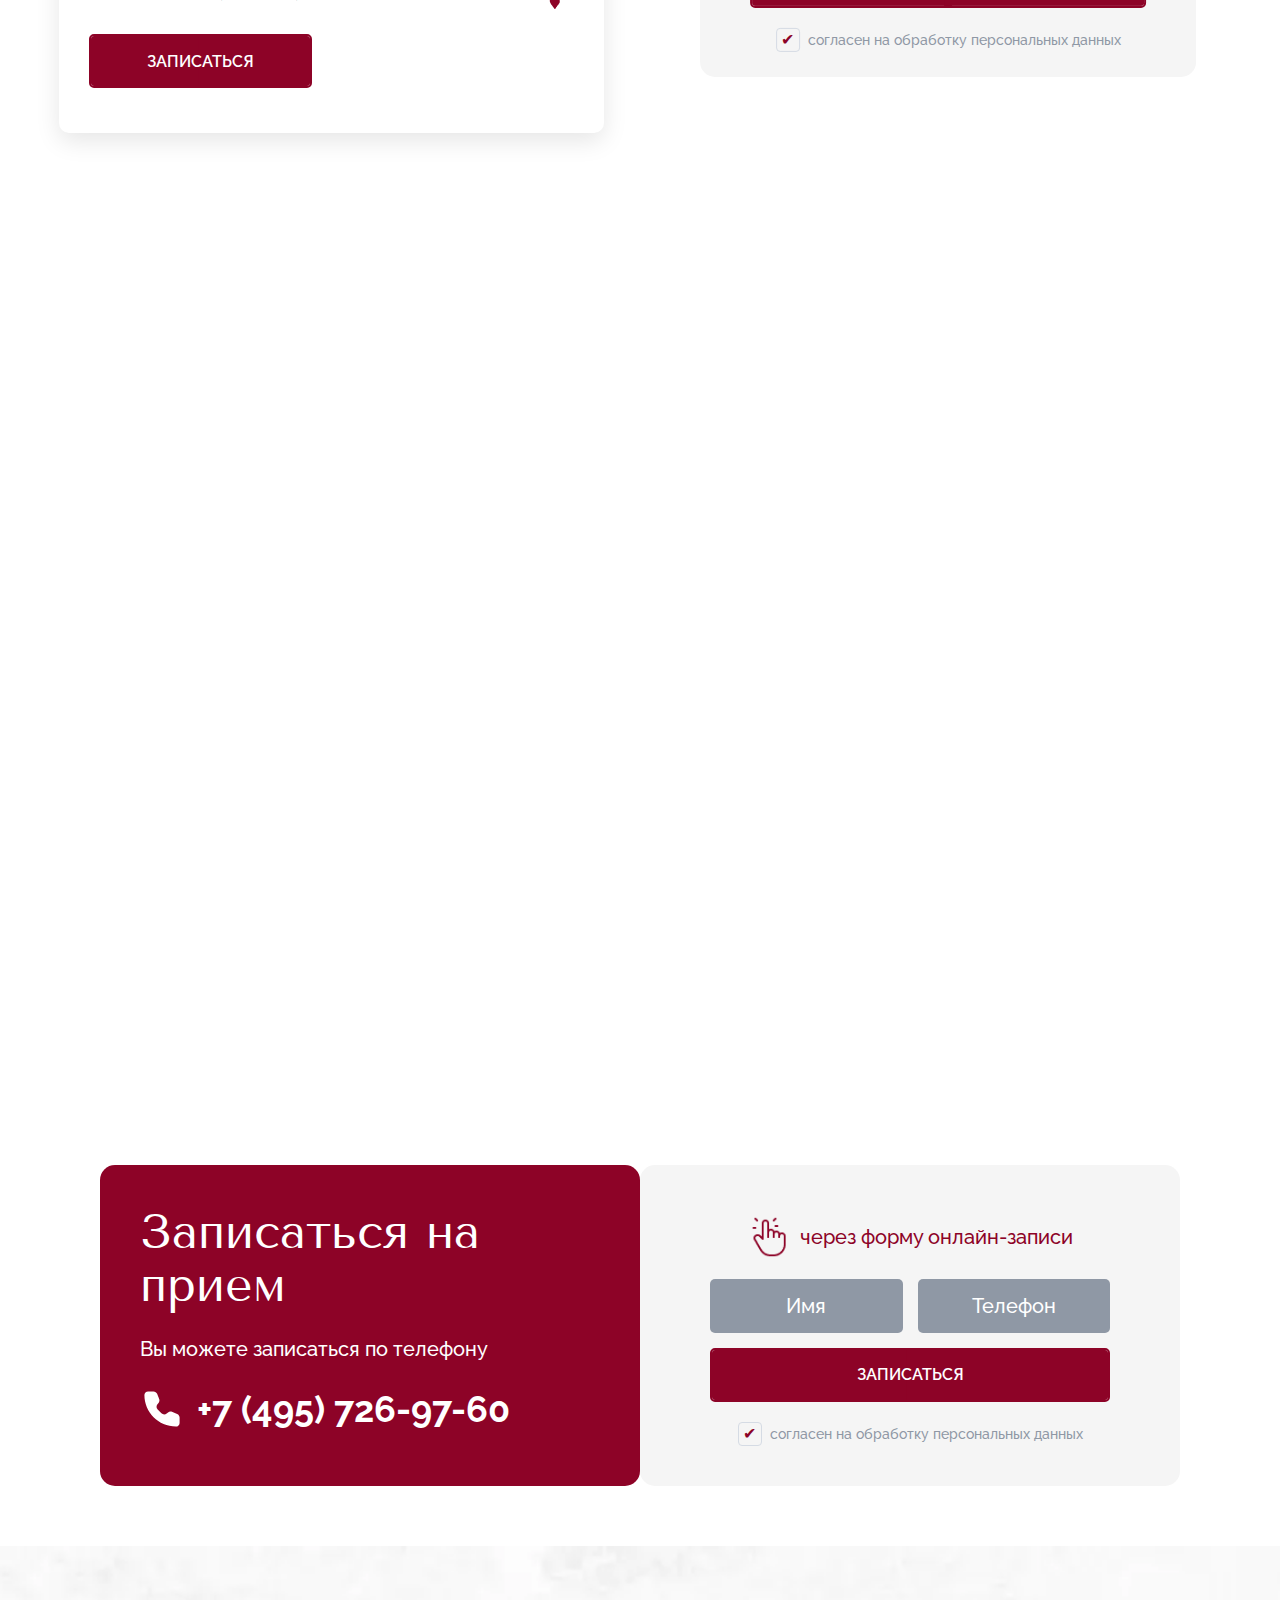
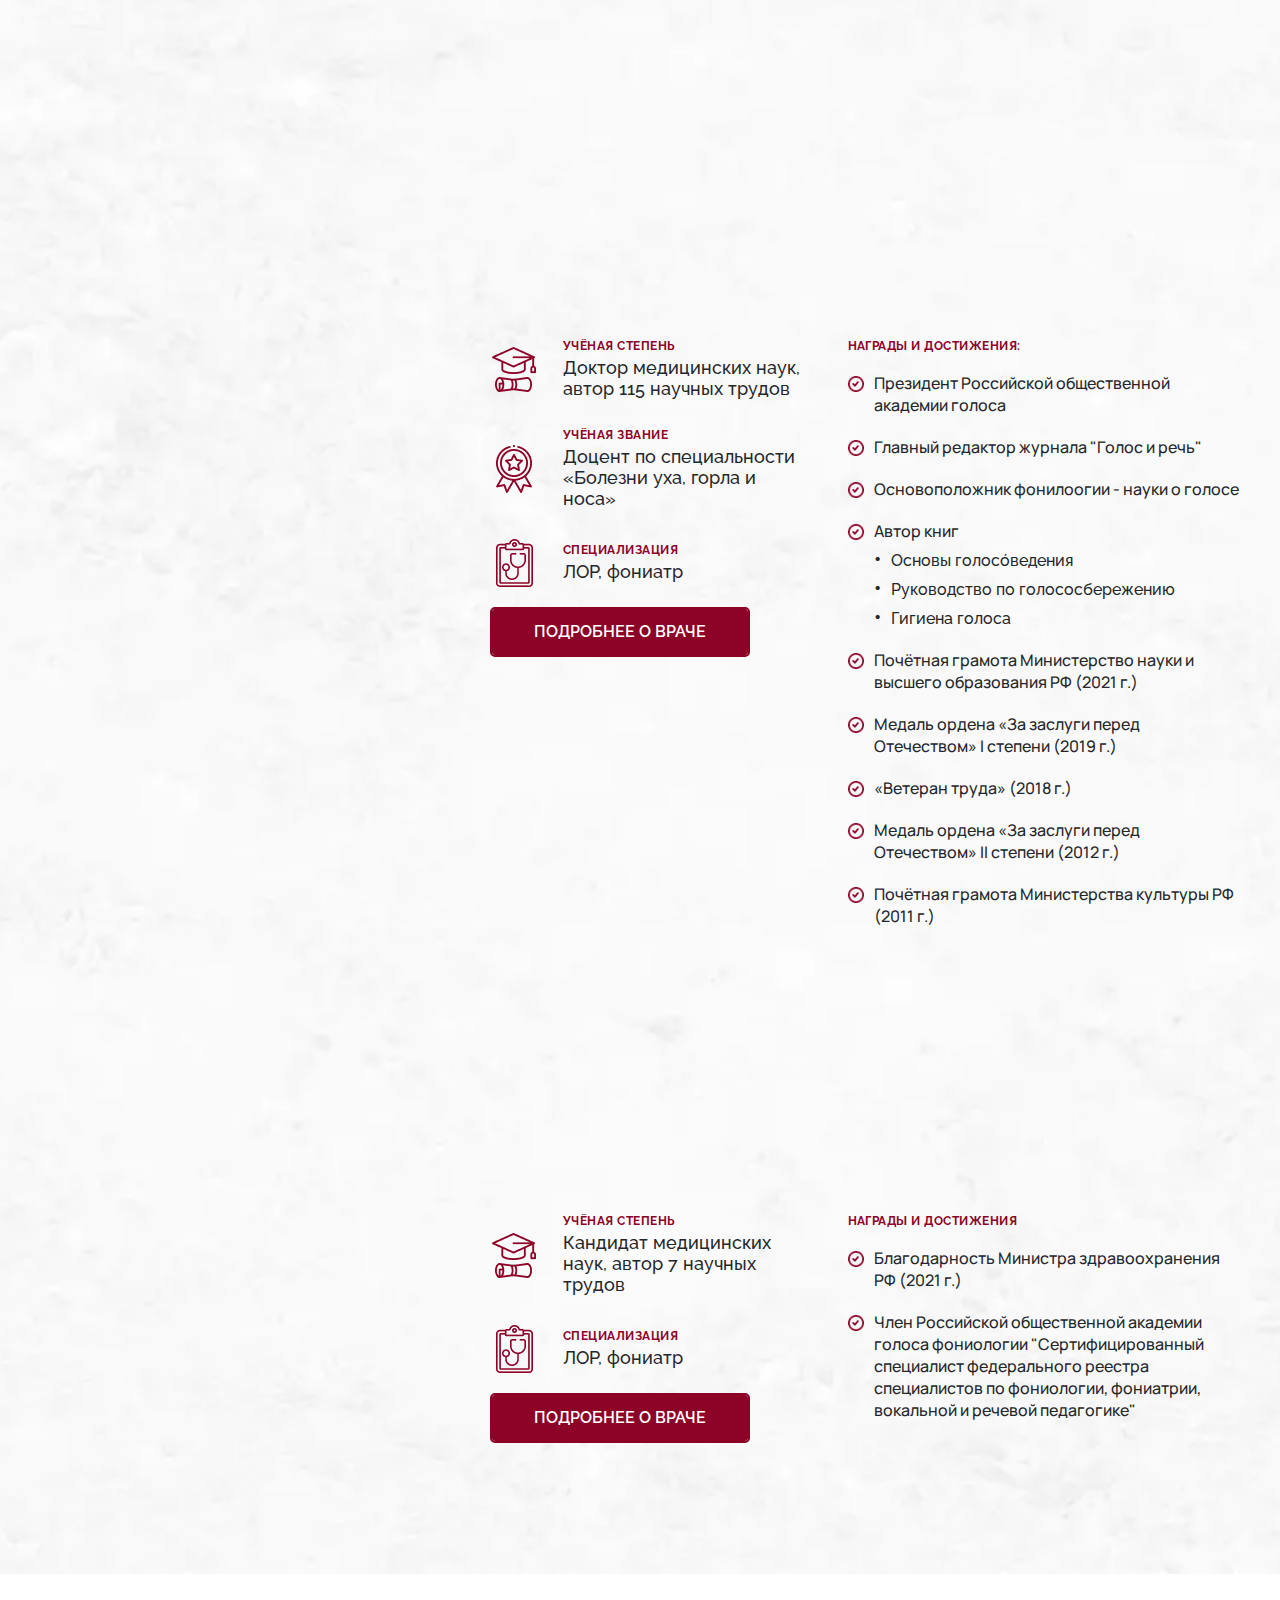
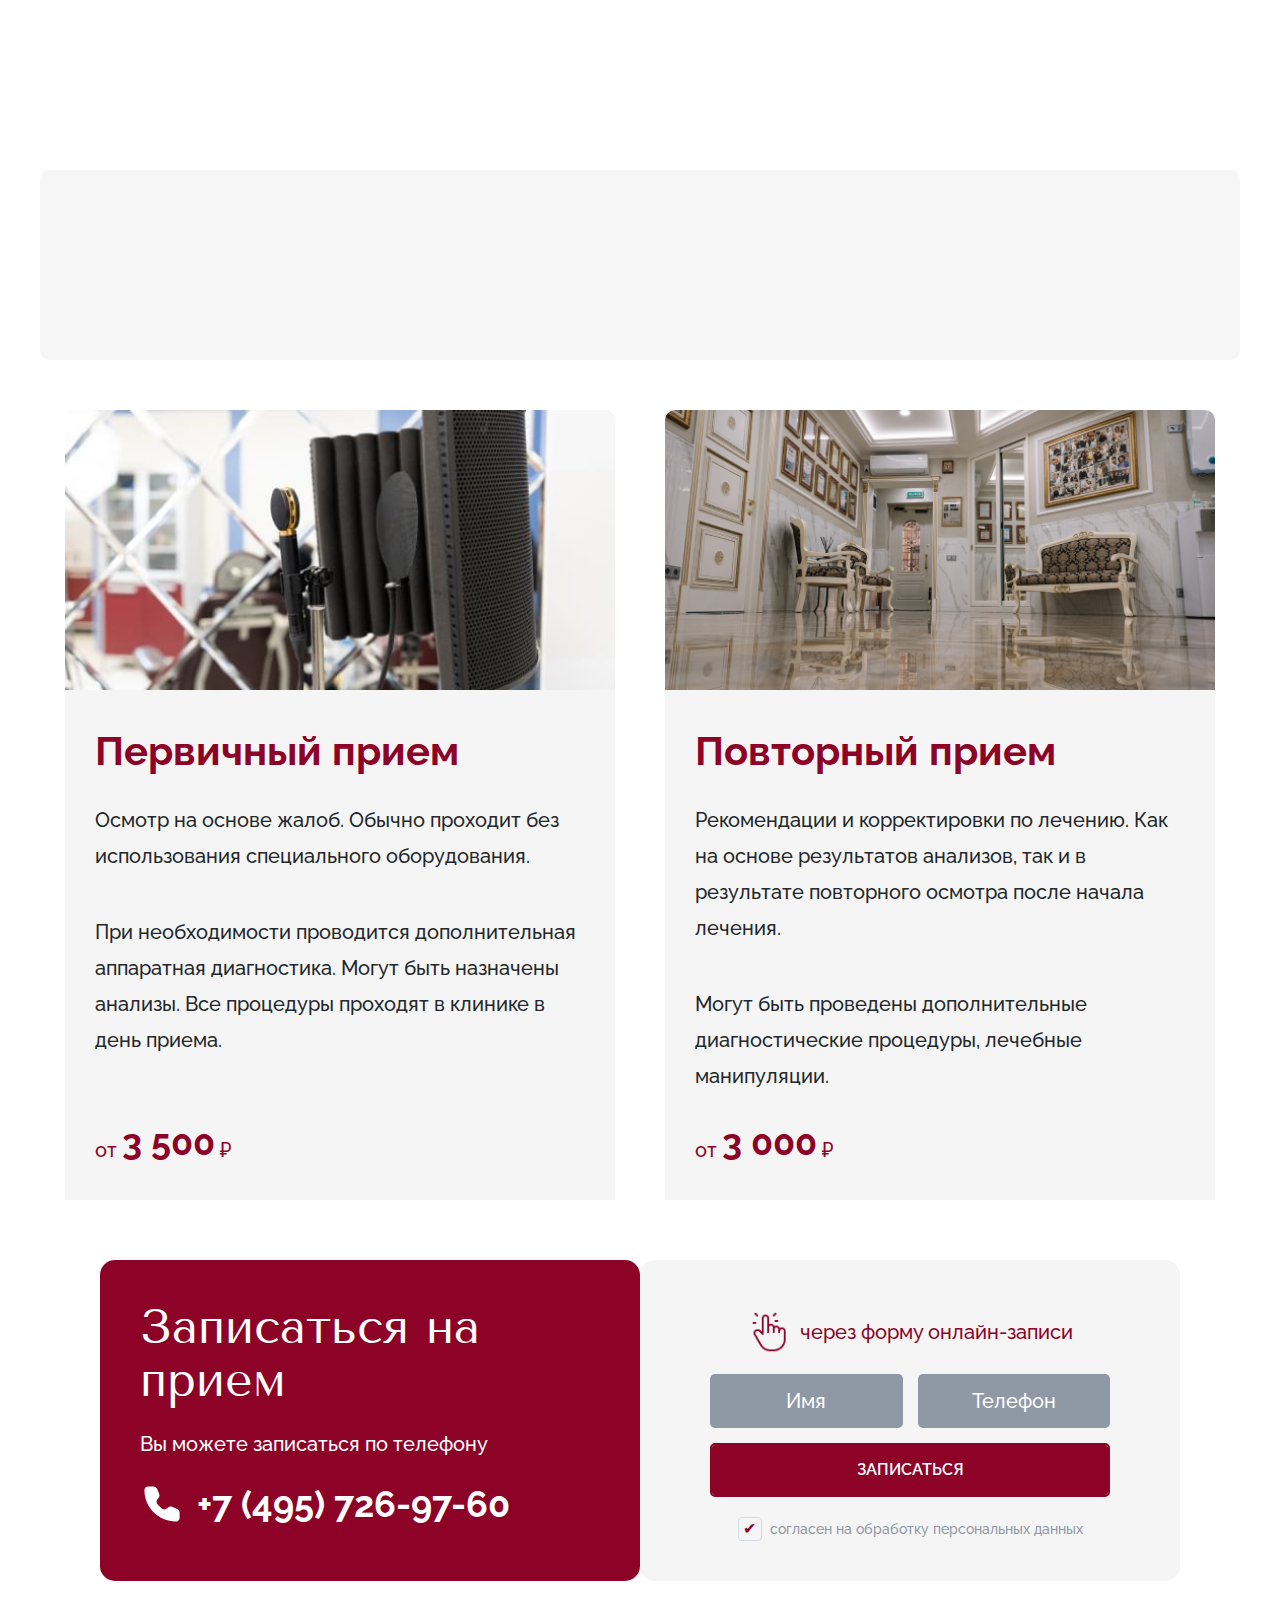
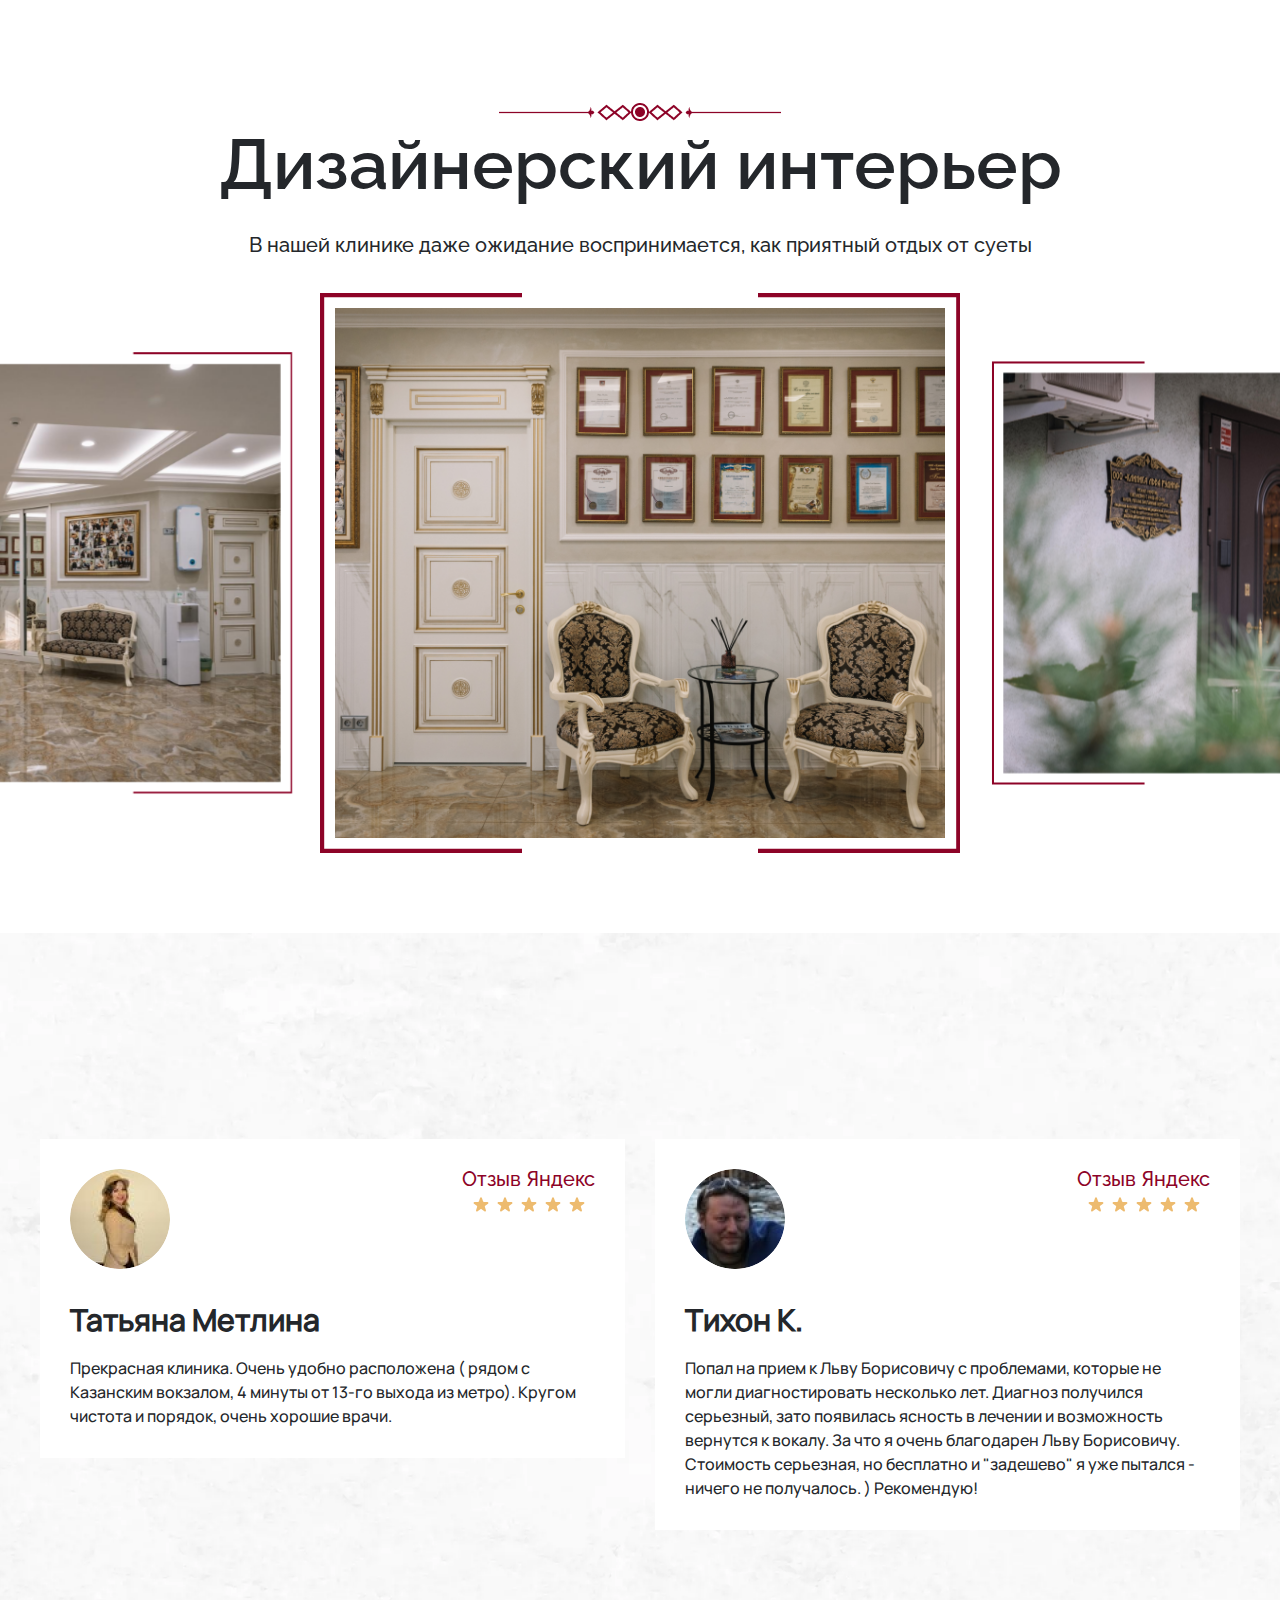
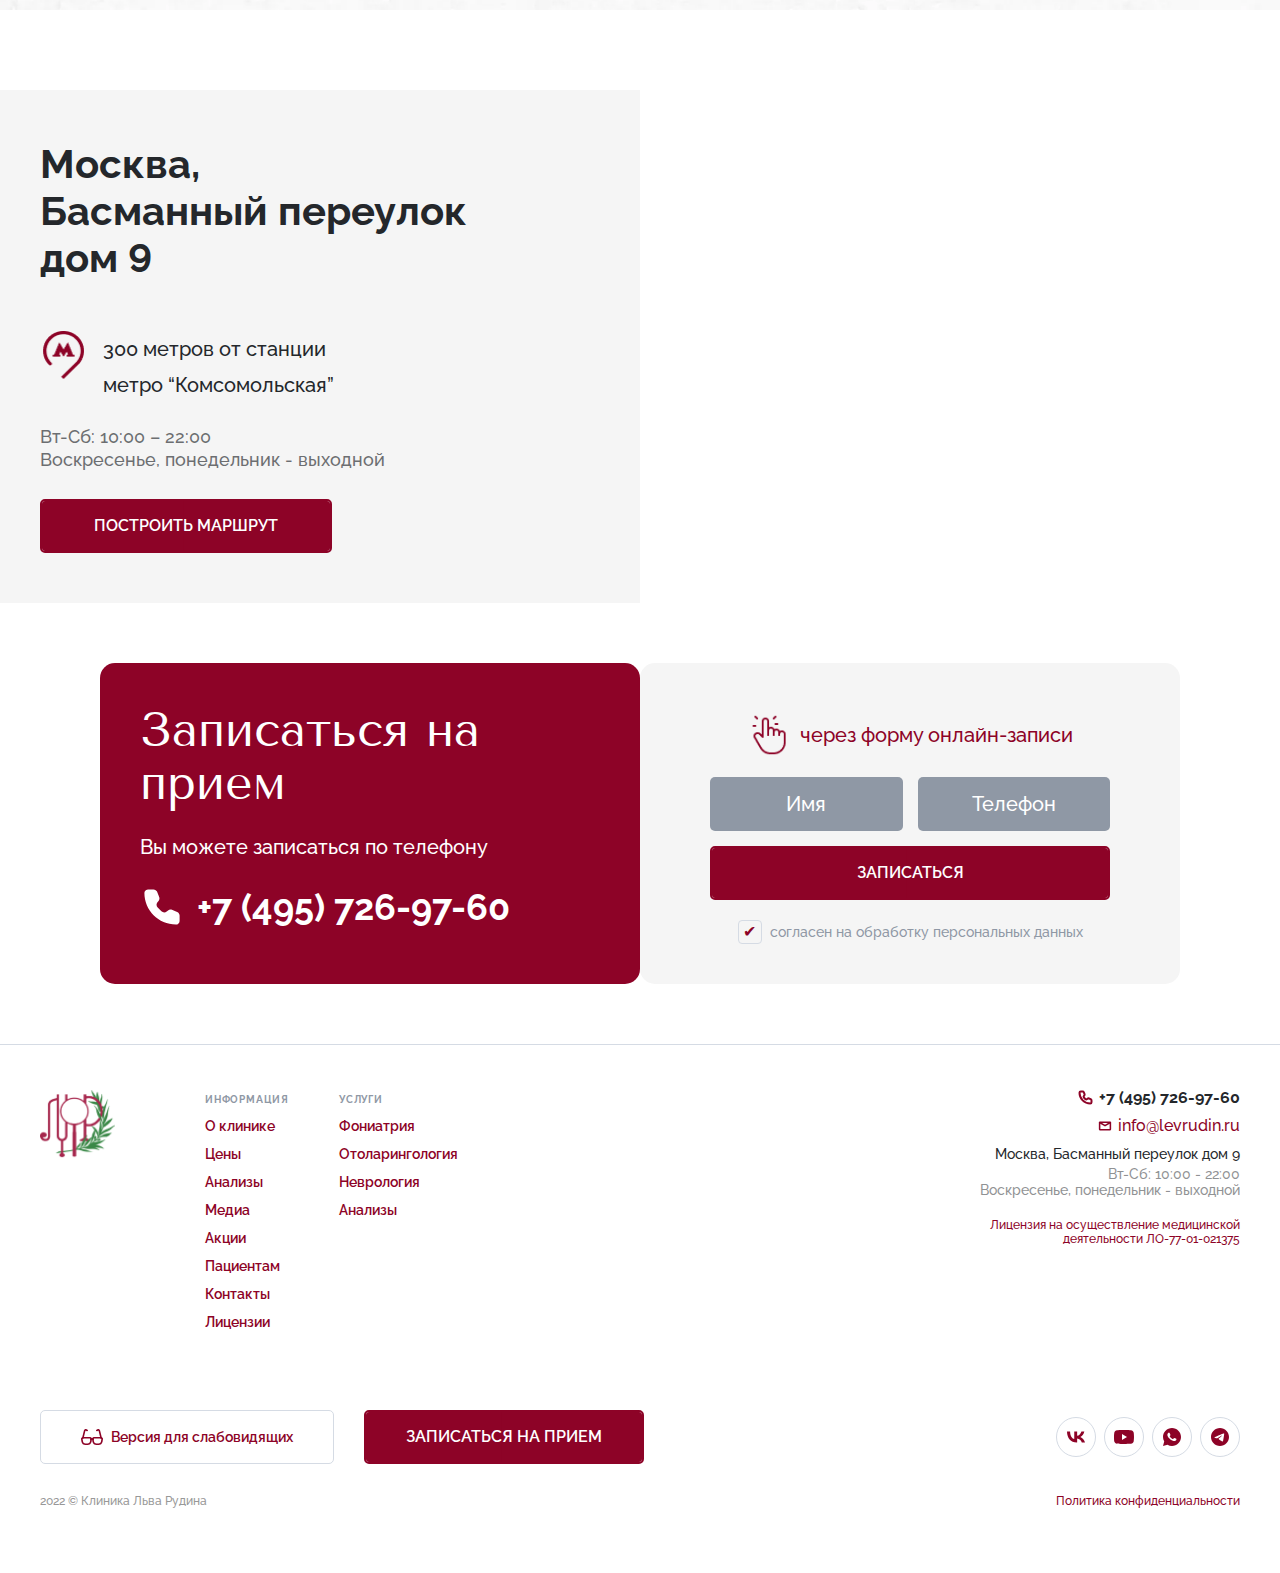
<file: neurologist.html>
<!DOCTYPE html>
<html lang='ru'>
<head>
	<title>Невролог</title>
	<meta charset="UTF-8">
	<meta name="format-detection" content="telephone=no">
	<meta name="viewport" content="width=device-width, initial-scale=1.0">
	<link rel="shortcut icon" href="img/favicon/Gulp.svg">
	<link rel="stylesheet" href="https://cdn.jsdelivr.net/npm/swiper@10/swiper-bundle.min.css?_v=20231223204038" />
	<link href="https://unpkg.com/aos@2.3.1/dist/aos.css?_v=20231223204038" rel="stylesheet">
	<link rel="stylesheet" href="css/style.min.css?_v=20231223204038">
</head>

<body>
  <div class='wrapper'>
    <header class="header">
	<div class="header__body">
		<div class="header__container _container">
			<nav class="header__nav">
				<ul class="header__list">
					<li class="header__item"><a href="about.html" class="header__link link-page">О клинике</a></li>
					<li class="header__item"><a href="services.html" class="header__link link-page">Услуги</a></li>
					<li class="header__item"><a href="price.html" class="header__link link-page">Цены</a></li>
					<li class="header__item"><a href="articles.html" class="header__link link-page">Статьи</a></li>
					<li class="header__item"><a href="analyzes.html" class="header__link link-page">Анализы</a></li>
					<li class="header__item"><a href="media.html" class="header__link link-page">Медиа</a></li>
					<li class="header__item"><a href="stocks.html" class="header__link link-page">Акции</a></li>
					<li class="header__item"><a href="patients.html" class="header__link link-page">Пациентам</a></li>
					<li class="header__item"><a href="contacts.html" class="header__link link-page">Контакты</a></li>
					<div class="header__list_close"></div>
				</ul>
				<div class="header-burger">
					<span></span>
					<span></span>
					<span></span>
				</div>
			</nav>

			<div class="header__content">
				<a href="index.html" class="header__logo" data-aos="fade-down">
					<img src="img/logo.png" alt="logo">
					<span class="header__logo-text">Клиника<br> Льва Рудина</span>
				</a>
				<div class="header__content-controls">
					<button class="header__visuallyImpaired header-controls-btn" data-aos="zoom-in" data-aos-delay="100">
						<svg class='icon'>
							<use xlink:href='img/svg/sprite.svg#glasses'></use>
						</svg>
					</button>
					<form class="header__form">
						<input type="search" name="search" class="header__form_search" placeholder="поиск">
						<span class="header__form_btn header-controls-btn">
							<svg class='icon'>
								<use xlink:href='img/svg/sprite.svg#search'></use>
							</svg>
						</span>
					</form>
				</div>

				<a href="tel:74957269760" class="header__tel" data-aos="fade-down" data-aos-delay="200">+7 (495) 726-97-60</a>

				<div class="header__messengers" data-da=".header__nav,767.98,first">
					<button class="header__messengers_link modal-btn-active" data-aos="zoom-in" data-aos-delay="300">
						<svg class='icon'>
							<use xlink:href='img/svg/sprite.svg#tel'></use>
						</svg>
					</button>
					<a href="https://wa.me/74957269760" class="header__messengers_link" data-aos="zoom-in" data-aos-delay="350"
						target="_blank">
						<svg xmlns="http://www.w3.org/2000/svg" viewBox="0 0 18 18" class="icon">
							<path
								d="M9.00001 0C13.9707 0 18 4.0293 18 8.99999C18 13.9707 13.9707 18 9.00001 18C7.40951 18.0026 5.847 17.5816 4.47301 16.7805L0.00361266 18L1.22041 13.5288C0.418596 12.1544 -0.00264454 10.5912 1.24922e-05 8.99999C1.24922e-05 4.0293 4.02931 0 9.00001 0ZM5.93281 4.77L5.75281 4.7772C5.63628 4.78429 5.52239 4.81491 5.41801 4.8672C5.32038 4.92248 5.23126 4.9916 5.15341 5.0724C5.04541 5.1741 4.98421 5.2623 4.91851 5.3478C4.58562 5.78061 4.40638 6.31198 4.40911 6.858C4.41091 7.299 4.52611 7.72829 4.70611 8.12969C5.07421 8.94149 5.67991 9.80099 6.47911 10.5975C6.67171 10.7892 6.86071 10.9818 7.06411 11.1609C8.05716 12.0352 9.24053 12.6657 10.5201 13.0023L11.0313 13.0806C11.1978 13.0896 11.3643 13.077 11.5317 13.0689C11.7938 13.0554 12.0498 12.9844 12.2814 12.861C12.3993 12.8003 12.5143 12.7342 12.6261 12.663C12.6261 12.663 12.6648 12.6378 12.7386 12.582C12.8601 12.492 12.9348 12.4281 13.0356 12.3228C13.1103 12.2454 13.1751 12.1545 13.2246 12.051C13.2948 11.9043 13.365 11.6244 13.3938 11.3913C13.4154 11.2131 13.4091 11.1159 13.4064 11.0556C13.4028 10.9593 13.3227 10.8594 13.2354 10.8171L12.7116 10.5822C12.7116 10.5822 11.9286 10.2411 11.4498 10.0233C11.3997 10.0014 11.346 9.98891 11.2914 9.98639C11.2298 9.98007 11.1676 9.987 11.1089 10.0067C11.0503 10.0264 10.9965 10.0585 10.9512 10.1007C10.9467 10.0989 10.8864 10.1502 10.2357 10.9386C10.1984 10.9888 10.1469 11.0267 10.0879 11.0475C10.0289 11.0684 9.96509 11.0712 9.90451 11.0556C9.84588 11.0399 9.78843 11.02 9.7326 10.9962C9.62101 10.9494 9.58231 10.9314 9.50581 10.899C8.98927 10.6736 8.51103 10.369 8.08831 9.99629C7.97491 9.89729 7.86961 9.78929 7.76161 9.68489C7.40754 9.3458 7.09896 8.9622 6.84361 8.54369L6.79051 8.45819C6.75237 8.40074 6.72153 8.33877 6.69871 8.27369C6.66451 8.14139 6.75361 8.03519 6.75361 8.03519C6.75361 8.03519 6.97231 7.79579 7.07401 7.66619C7.17301 7.54019 7.25671 7.4178 7.31071 7.3305C7.41691 7.1595 7.45021 6.984 7.39441 6.8481C7.14241 6.2325 6.88141 5.6196 6.61321 5.0112C6.56011 4.8906 6.40261 4.8042 6.25951 4.7871C6.21091 4.7817 6.16231 4.7763 6.11371 4.7727C5.99284 4.76669 5.87173 4.76789 5.75101 4.7763L5.93191 4.7691L5.93281 4.77Z" />
						</svg>
					</a>
					<a href="" class="header__messengers_link" data-aos="zoom-in" data-aos-delay="400" target="_blank">
						<svg xmlns="http://www.w3.org/2000/svg" viewBox="0 0 18 18" class="icon">
							<path
								d="M9 0C4.032 0 0 4.032 0 9C0 13.968 4.032 18 9 18C13.968 18 18 13.968 18 9C18 4.032 13.968 0 9 0ZM13.176 6.12C13.041 7.542 12.456 10.998 12.159 12.591C12.033 13.266 11.781 13.491 11.547 13.518C11.025 13.563 10.629 13.176 10.125 12.843C9.333 12.321 8.883 11.997 8.118 11.493C7.227 10.908 7.803 10.584 8.316 10.062C8.451 9.927 10.755 7.83 10.8 7.641C10.8063 7.61237 10.8054 7.58265 10.7976 7.55442C10.7897 7.52619 10.7751 7.5003 10.755 7.479C10.701 7.434 10.629 7.452 10.566 7.461C10.485 7.479 9.225 8.316 6.768 9.972C6.408 10.215 6.084 10.341 5.796 10.332C5.472 10.323 4.86 10.152 4.401 9.999C3.834 9.819 3.393 9.72 3.429 9.405C3.447 9.243 3.672 9.081 4.095 8.91C6.723 7.767 8.469 7.011 9.342 6.651C11.844 5.607 12.357 5.427 12.699 5.427C12.771 5.427 12.942 5.445 13.05 5.535C13.14 5.607 13.167 5.706 13.176 5.778C13.167 5.832 13.185 5.994 13.176 6.12Z" />
						</svg>
					</a>
				</div>
			</div>
		</div>
	</div>
</header>
    <main class='main'>
      <section class="intro section section-bg">
        <div class="intro__container _container">
          <div class="intro__body">
            <div class="intro__content">
              <ul class="path">
                <li class="path__li">
                  <a href="index.html" class="path__link">Главная</a>
                </li>
                <svg xmlns="http://www.w3.org/2000/svg" width="6" height="10" viewBox="0 0 6 10" fill="none">
                  <path d="M1 1L5 5L1 9" stroke="#8F98A5" stroke-width="2" stroke-linecap="round"
                    stroke-linejoin="round" />
                </svg>
                <li class="path__li">
                  <a href="index.html" class="path__link">Услуги</a>
                </li>
                <svg xmlns="http://www.w3.org/2000/svg" width="6" height="10" viewBox="0 0 6 10" fill="none">
                  <path d="M1 1L5 5L1 9" stroke="#8F98A5" stroke-width="2" stroke-linecap="round"
                    stroke-linejoin="round" />
                </svg>
                <li class="path__li">
                  <a href="neurologist.html" class="path__link">Невролог</a>
                </li>
              </ul>
              <h1 class="intro__title h1">Прием<br> врача-невролога </h1>
              <ul class="intro__list">
                <li class="intro__item">
                  <img src="img/icons/icon-6.png" alt="icon">
                  <span>Точная диагностика</span>
                </li>
                <li class="intro__item">
                  <img src="img/icons/intro-list-2.png" alt="icon">
                  <span>Авторские методики лечения</span>
                </li>
                <li class="intro__item">
                  <img src="img/icons/intro-list-3.png" alt="icon">
                  <span>Врачи с учёными степенями
                    и государственными наградами</span>
                </li>
                <li class="intro__item">
                  <img src="img/icons/intro-list-4.png" alt="icon">
                  <span>Клиника в центре Москвы</span>
                </li>
              </ul>
            </div>
            <div class="intro__right">
              <div class="intro__wpImg">
                <img src="img/olga-shtang.png" alt="Штанг Ольга Михайловна">
              </div>
              <div class="intro__right_block">
                <h2 class="intro__right_title bold">
                  Штанг Ольга Михайловна
                  <img src="img/icons/intro-decor.png" alt="intro-decor">
                </h2>
                <span class="intro__right_post">Врач невролог</span>
              </div>
            </div>
          </div>
        </div>
      </section>

      <section class="voice section">
        <div class="voice__container _container">
          <div class="voice__body">
            <h2 class="voice__title h2" data-aos="fade-down">
              <img src="img/icons/title-decor.png" alt="title-decor">
              Голос - тончайший инструмент
            </h2>
            <p class="voice__subtitle" data-aos="fade-down" data-aos-delay="50">И он требует к себе внимательного
              отношения!</p>
            <div class="voice__content neurologist-page align-items-start">
              <div class="voice__card max-w-550">
                <h4 class="voice__card_title">Поможем при симпотомах:</h4>
                <ul class="voice__card_list">
                  <li class="voice__card_li">
                    <svg class='icon'>
                      <use xlink:href='img/svg/sprite.svg#check'></use>
                    </svg>
                    <span>Боль (дискомфорт) в спине или пояснице</span>
                  </li>
                  <li class="voice__card_li">
                    <svg class='icon'>
                      <use xlink:href='img/svg/sprite.svg#check'></use>
                    </svg>
                    <span>Боль в шее</span>
                  </li>
                  <li class="voice__card_li">
                    <svg class='icon'>
                      <use xlink:href='img/svg/sprite.svg#check'></use>
                    </svg>
                    <span>Головная боль, головокружение</span>
                  </li>
                  <li class="voice__card_li">
                    <svg class='icon'>
                      <use xlink:href='img/svg/sprite.svg#check'></use>
                    </svg>
                    <span>Недомогание, быстрая утомляемость</span>
                  </li>
                  <li class="voice__card_li">
                    <svg class='icon'>
                      <use xlink:href='img/svg/sprite.svg#check'></use>
                    </svg>
                    <span>Бессоница, нарушения сна</span>
                  </li>
                  <li class="voice__card_li">
                    <svg class='icon'>
                      <use xlink:href='img/svg/sprite.svg#check'></use>
                    </svg>
                    <span>Неврозы и нервные тики</span>
                  </li>
                  <li class="voice__card_li">
                    <svg class='icon'>
                      <use xlink:href='img/svg/sprite.svg#check'></use>
                    </svg>
                    <span>Снижение чувствительности в любой области тела</span>
                  </li>
                  <img src="img/icons/decor-5.png" alt="decor" class="img-decor">
                </ul>
                <button class="voice__card_button modal-btn-active button hover">Записаться</button>
              </div>
              <div class="voice__card-form max-w-600">
                <h4 class="record__title">Записаться на прием</h4>
                <p class="voice__card-form_text">Врач проведет осмотр, назначит диагностику, определит причину боли,
                  выберет лечение
                  и поможет избавиться от дискомфорта.</p>
                <a href="tel:74957269760" class="record__tel">+7 (495) 726-97-60</a>
                <div class="voice__card-form_wpForm">
                  <form class="record__form form-record" data-form="record">
                    <div class="record__form_row">
                      <div class="record__form_wpInput wpInput">
                        <input type="text" name="name" class="record__form_input input" placeholder="Имя">
                      </div>
                      <div class="record__form_wpInput wpInput">
                        <input type="tel" name="phone" class="record__form_input input" inputmode="tel"
                          placeholder="Телефон">
                      </div>
                    </div>
                    <button type="submit" class="record__form_button button hover">Записаться</button>
                    <label class="record__form_bottom wpCheckbox-label">
                      <input type="checkbox" name="privacy-policy" class="input-checkbox" id="privacy-policy" checked>
                      <label for="privacy-policy" class="record__form_checkbox-label checkbox-label"></label>
                      <p class="record__form_text">согласен на обработку персональных данных</p>
                    </label>
                  </form>
                </div>
              </div>
            </div>
          </div>
        </div>
      </section>

      <section class="recovering section">
        <div class="recovering__container _container">
          <div class="recovering__body">
            <h2 class="recovering__title h2" data-aos="fade-down">
              <img src="img/icons/title-decor.png" alt="title-decor">
              С нами выздоравливают в 1.5 раза быстрее
            </h2>

            <div class="recovering__content">
              <img src="img/services-bg.png" alt="services-bg" class="recovering__bg img-decors bg-1">
              <img src="img/services-bg.png" alt="services-bg" class="recovering__bg img-decors bg-2">
              <div class="recovering__item" data-aos="fade-right">
                <div class="recovering__item_wpImg">
                  <img src="img/recovering-2.png" alt="recovering">
                </div>
                <div class="recovering__item_content">
                  <h4 class="recovering__item_title">Реальный опыт</h4>
                  <p class="recovering__item_text">Не тратим ваше время и деньги на ненужные анализы или излишнюю
                    диагностику. Быстро и точно ставим диагноз, определяем эффективное лечение.</p>
                </div>
              </div>
              <div class="recovering__item" data-aos="fade-right" data-aos-delay="50">
                <div class="recovering__item_wpImg">
                  <img src="img/recovering-3.png" alt="recovering">
                </div>
                <div class="recovering__item_content">
                  <h4 class="recovering__item_title">Авторские методики</h4>
                  <p class="recovering__item_text">За многие годы практики сформировали уникальные методики лечения.
                    С их помощью наши пациенты выздоравливают быстрее, с минимальным дискомфортом.</p>
                </div>
              </div>
            </div>
          </div>
        </div>
      </section>

      <section class="record section">
  <div class="record__container _container">
    <div class="record__body">
      <div class="record__content">
        <div class="record__block">
          <h4 class="record__title">Записаться на прием</h4>
          <span>Вы можете записаться по телефону</span>
          <div class="record__block-bottom">
            <svg class='icon'>
              <use xlink:href='img/svg/sprite.svg#tel'></use>
            </svg>
            <a href="tel:74957269760" class="record__tel">+7 (495) 726-97-60</a>
          </div>
        </div>
        <form class="record__form form-record" data-form="record">
          <div class="record__form_unavailable _none"><span>записаться можно только по телефону</span></div>
          <div class="record__form_info">
            <img src="img/icons/tabler.png" alt="tabler">
            <span>через форму онлайн-записи</span>
          </div>
          <div class="record__form_row">
            <div class="record__form_wpInput wpInput">
              <input type="text" name="name" class="record__form_input input" placeholder="Имя">
            </div>
            <div class="record__form_wpInput wpInput">
              <input type="tel" name="phone" class="record__form_input input" inputmode="tel" placeholder="Телефон">
            </div>
          </div>
          <button type="submit" class="record__form_button button hover">Записаться</button>
          <label class="record__form_bottom wpCheckbox-label">
            <input type="checkbox" name="privacy-policy" class="input-checkbox" id="privacy-policy" checked>
            <label for="privacy-policy" class="record__form_checkbox-label checkbox-label"></label>
            <p class="record__form_text">согласен на обработку персональных данных</p>
          </label>
        </form>
      </div>
    </div>
  </div>
</section>

      <section class="specialists section section-bg">
        <div class="specialists__container _container">
          <div class="specialists__body">
            <h2 class="specialists__title h2" data-aos="fade-down">Опытные специалисты</h2>
            <div class="specialists__content">
              <div class="specialists__specialist">
                <div class="specialists__specialist_wpImg" data-da=".specialists__specialist_content,991.98,first"
                  data-aos="fade-right">
                  <img src="img/specialist-1.png" alt="Рудин Лев Борисович">
                </div>
                <div class="specialists__specialist_content">
                  <h3 class="specialists__specialist_title" data-aos="fade-down" data-aos-delay="100">
                    <img src="img/icons/intro-decor.png" alt="intro-decor">
                    Рудин<br> Лев Борисович
                  </h3>
                  <div class="specialists__specialist_flex">
                    <div class="specialists__specialist_flex-column">
                      <ul class="specialists__specialist_list-left">
                        <li class="specialists__specialist_item-left">
                          <img src="img/icons/intro-list-3.png" alt="icon">
                          <div class="specialists__specialist_item-content">
                            <span>Учёная степень</span>
                            <p>Доктор медицинских наук, автор 115 научных трудов</p>
                          </div>
                        </li>
                        <li class="specialists__specialist_item-left">
                          <img src="img/icons/intro-list-2.png" alt="icon">
                          <div class="specialists__specialist_item-content">
                            <span>Учёная звание</span>
                            <p>Доцент по специальности «Болезни уха, горла и носа»</p>
                          </div>
                        </li>
                        <li class="specialists__specialist_item-left">
                          <img src="img/icons/intro-list-5.png" alt="icon">
                          <div class="specialists__specialist_item-content">
                            <span>специализация</span>
                            <p>ЛОР, фониатр</p>
                          </div>
                        </li>
                      </ul>
                      <a href="" class="specialists__specialist_button button hover">Подробнее о враче</a>
                    </div>
                    <div class="specialists__specialist_flex-column">
                      <h6 class="specialists__specialist_list-title">Награды и достижения:</h6>
                      <ul class="specialists__specialist_list-right">
                        <li class="specialists__specialist_item-right">
                          <img src="img/icons/check.png" alt="check">
                          <p>Президент Российской общественной академии голоса</p>
                        </li>
                        <li class="specialists__specialist_item-right">
                          <img src="img/icons/check.png" alt="check">
                          <p>Главный редактор журнала "Голос и речь"</p>
                        </li>
                        <li class="specialists__specialist_item-right">
                          <img src="img/icons/check.png" alt="check">
                          <p>Основоположник фонилоогии - науки о голосе</p>
                        </li>
                        <li class="specialists__specialist_item-right">
                          <img src="img/icons/check.png" alt="check">
                          <p>Автор книг</p>
                          <ul class="specialists__specialist_subList">
                            <li>Основы голосóведения </li>
                            <li>Руководство по голососбережению</li>
                            <li>Гигиена голоса</li>
                          </ul>
                        </li>
                        <li class="specialists__specialist_item-right">
                          <img src="img/icons/check.png" alt="check">
                          <p>Почётная грамота Министерство науки и высшего образования РФ (2021 г.)</p>
                        </li>
                        <li class="specialists__specialist_item-right">
                          <img src="img/icons/check.png" alt="check">
                          <p>Медаль ордена «За заслуги перед Отечеством» I степени (2019 г.)</p>
                        </li>
                        <li class="specialists__specialist_item-right">
                          <img src="img/icons/check.png" alt="check">
                          <p>«Ветеран труда» (2018 г.)</p>
                        </li>
                        <li class="specialists__specialist_item-right">
                          <img src="img/icons/check.png" alt="check">
                          <p>Медаль ордена «За заслуги перед Отечеством» II степени (2012 г.)</p>
                        </li>
                        <li class="specialists__specialist_item-right">
                          <img src="img/icons/check.png" alt="check">
                          <p>Почётная грамота Министерства культуры РФ (2011 г.)</p>
                        </li>
                      </ul>
                    </div>
                  </div>
                </div>
              </div>
              <div class="specialists__specialist">
                <div class="specialists__specialist_wpImg" data-da=".specialist-content-2,991.98,first"
                  data-aos="fade-right">
                  <img src="img/specialist-2.png" alt="Казарина Ольга Витальевна ">
                </div>
                <div class="specialists__specialist_content specialist-content-2">
                  <h3 class="specialists__specialist_title" data-aos="fade-down" data-aos-delay="100">
                    <img src="img/icons/intro-decor.png" alt="intro-decor">
                    Казарина<br> Ольга Витальевна
                  </h3>
                  <div class="specialists__specialist_flex">
                    <div class="specialists__specialist_flex-column">
                      <ul class="specialists__specialist_list-left">
                        <li class="specialists__specialist_item-left">
                          <img src="img/icons/intro-list-3.png" alt="icon">
                          <div class="specialists__specialist_item-content">
                            <span>Учёная степень</span>
                            <p>Кандидат медицинских наук, автор 7 научных трудов</p>
                          </div>
                        </li>
                        <li class="specialists__specialist_item-left">
                          <img src="img/icons/intro-list-5.png" alt="icon">
                          <div class="specialists__specialist_item-content">
                            <span>специализация</span>
                            <p>ЛОР, фониатр</p>
                          </div>
                        </li>
                      </ul>
                      <a href="" class="specialists__specialist_button button hover">Подробнее о враче</a>
                    </div>
                    <div class="specialists__specialist_flex-column">
                      <h6 class="specialists__specialist_list-title">Награды и достижения</h6>
                      <ul class="specialists__specialist_list-right">
                        <li class="specialists__specialist_item-right">
                          <img src="img/icons/check.png" alt="check">
                          <p>Благодарность Министра здравоохранения РФ (2021 г.)</p>
                        </li>
                        <li class="specialists__specialist_item-right">
                          <img src="img/icons/check.png" alt="check">
                          <p>Член Российской общественной академии голоса фониологии "Сертифицированный специалист
                            федерального реестра специалистов по фониологии, фониатрии, вокальной и речевой
                            педагогике"</p>
                        </li>
                      </ul>
                    </div>
                  </div>
                </div>
              </div>
            </div>
          </div>
        </div>
      </section>

      <section class="prices section">
        <div class="prices__container _container">
          <h2 class="prices__title h2" data-aos="fade-down">
            <img src="img/icons/title-decor.png" alt="title-decor">
            Цены
          </h2>
          <div class="prices__body">

            <ul class="prices__ul">
              <li class="prices__li" data-aos="flip-up">
                <img src="img/icons/icon-1.png" alt="icon">
                <p>В приоритете результат, а не количество посещений</p>
              </li>
              <li class="prices__li" data-aos="flip-up" data-aos-delay="50">
                <img src="img/icons/icon-2.png" alt="icon">
                <p>Назначаем только необходимые процедуры</p>
              </li>
              <li class="prices__li" data-aos="flip-up" data-aos-delay="100">
                <img src="img/icons/icon-3.png" alt="icon">
                <p>Используем самые современные методы диагностики и лечения</p>
              </li>
            </ul>

            <div class="prices__content">
              <div class="prices__card">
                <div class="prices__card_wpImg">
                  <img src="img/prices-1.jpg" alt="prices-img">
                </div>
                <div class="prices__card_content">
                  <h4 class="prices__card_title">Первичный прием</h4>
                  <div class="prices__card_wpText">
                    <p class="prices__card_text">Осмотр на основе жалоб. Обычно проходит без использования специального
                      оборудования.</p>
                    <p class="prices__card_text">При необходимости проводится дополнительная аппаратная диагностика.
                      Могут
                      быть назначены анализы. Все процедуры проходят в клинике в день приема.</p>
                  </div>
                  <div class="prices__card_bottom">
                    <span class="prices__card_price">от<b>3 500</b>₽</span>
                  </div>
                </div>
              </div>
              <div class="prices__card">
                <div class="prices__card_wpImg">
                  <img src="img/prices-3.jpg" alt="prices-img">
                </div>
                <div class="prices__card_content">
                  <h4 class="prices__card_title">Повторный прием</h4>
                  <div class="prices__card_wpText">
                    <p class="prices__card_text">Рекомендации и корректировки по лечению.
                      Как на основе результатов анализов, так и в результате повторного осмотра после начала лечения.
                    </p>
                    <p class="prices__card_text">Могут быть проведены дополнительные диагностические процедуры, лечебные
                      манипуляции.</p>
                  </div>
                  <div class="prices__card_bottom">
                    <span class="prices__card_price">от<b>3 000</b>₽</span>
                  </div>
                </div>
              </div>
            </div>
          </div>
        </div>
      </section>

      <section class="record section">
  <div class="record__container _container">
    <div class="record__body">
      <div class="record__content">
        <div class="record__block">
          <h4 class="record__title">Записаться на прием</h4>
          <span>Вы можете записаться по телефону</span>
          <div class="record__block-bottom">
            <svg class='icon'>
              <use xlink:href='img/svg/sprite.svg#tel'></use>
            </svg>
            <a href="tel:74957269760" class="record__tel">+7 (495) 726-97-60</a>
          </div>
        </div>
        <form class="record__form form-record" data-form="record">
          <div class="record__form_unavailable _none"><span>записаться можно только по телефону</span></div>
          <div class="record__form_info">
            <img src="img/icons/tabler.png" alt="tabler">
            <span>через форму онлайн-записи</span>
          </div>
          <div class="record__form_row">
            <div class="record__form_wpInput wpInput">
              <input type="text" name="name" class="record__form_input input" placeholder="Имя">
            </div>
            <div class="record__form_wpInput wpInput">
              <input type="tel" name="phone" class="record__form_input input" inputmode="tel" placeholder="Телефон">
            </div>
          </div>
          <button type="submit" class="record__form_button button hover">Записаться</button>
          <label class="record__form_bottom wpCheckbox-label">
            <input type="checkbox" name="privacy-policy" class="input-checkbox" id="privacy-policy" checked>
            <label for="privacy-policy" class="record__form_checkbox-label checkbox-label"></label>
            <p class="record__form_text">согласен на обработку персональных данных</p>
          </label>
        </form>
      </div>
    </div>
  </div>
</section>

      <section class="interior section">
        <div class="interior__body">
          <h2 class="interior__title h2">
            <img src="img/icons/title-decor.png" alt="interior">
            Дизайнерский интерьер
          </h2>
          <p class="interior__subtitle">В нашей клинике даже ожидание воспринимается, как приятный отдых от суеты</p>
          <div class="interior__slider swiper">
            <div class="interior__slider-wrapper swiper-wrapper">
              <div class="interior__slider-slide swiper-slide">
                <svg xmlns="http://www.w3.org/2000/svg" viewBox="0 0 193 534" class="icon left">
                  <path d="M193 533H1L1 1L193 1" />
                </svg>
                <a class="interior__slider-button" href="img/interior-1.png" data-fslightbox="gallery"></a>
                <img src="img/interior-1.png" alt="interior" class="interior__slider-img">
                <svg xmlns="http://www.w3.org/2000/svg" viewBox="0 0 193 534" class="icon right">
                  <path d="M0 533H192V1H0" />
                </svg>
              </div>
              <div class="interior__slider-slide swiper-slide">
                <svg xmlns="http://www.w3.org/2000/svg" viewBox="0 0 193 534" class="icon left">
                  <path d="M193 533H1L1 1L193 1" />
                </svg>
                <a class="interior__slider-button" href="img/interior-2.jpg" data-fslightbox="gallery"></a>
                <img src="img/interior-2.jpg" alt="interior" class="interior__slider-img">
                <svg xmlns="http://www.w3.org/2000/svg" viewBox="0 0 193 534" class="icon right">
                  <path d="M0 533H192V1H0" />
                </svg>
              </div>
              <div class="interior__slider-slide swiper-slide">
                <svg xmlns="http://www.w3.org/2000/svg" viewBox="0 0 193 534" class="icon left">
                  <path d="M193 533H1L1 1L193 1" />
                </svg>
                <a class="interior__slider-button" href="img/interior-3.jpg" data-fslightbox="gallery"></a>
                <img src="img/interior-3.jpg" alt="interior" class="interior__slider-img">
                <svg xmlns="http://www.w3.org/2000/svg" viewBox="0 0 193 534" class="icon right">
                  <path d="M0 533H192V1H0" />
                </svg>
              </div>
              <div class="interior__slider-slide swiper-slide">
                <svg xmlns="http://www.w3.org/2000/svg" viewBox="0 0 193 534" class="icon left">
                  <path d="M193 533H1L1 1L193 1" />
                </svg>
                <a class="interior__slider-button" href="img/interior-4.jpg" data-fslightbox="gallery"></a>
                <img src="img/interior-4.jpg" alt="interior" class="interior__slider-img">
                <svg xmlns="http://www.w3.org/2000/svg" viewBox="0 0 193 534" class="icon right">
                  <path d="M0 533H192V1H0" />
                </svg>
              </div>
              <div class="interior__slider-slide swiper-slide">
                <svg xmlns="http://www.w3.org/2000/svg" viewBox="0 0 193 534" class="icon left">
                  <path d="M193 533H1L1 1L193 1" />
                </svg>
                <a class="interior__slider-button" href="img/interior-5.jpg" data-fslightbox="gallery"></a>
                <img src="img/interior-5.jpg" alt="interior" class="interior__slider-img">
                <svg xmlns="http://www.w3.org/2000/svg" viewBox="0 0 193 534" class="icon right">
                  <path d="M0 533H192V1H0" />
                </svg>
              </div>
              <div class="interior__slider-slide swiper-slide">
                <svg xmlns="http://www.w3.org/2000/svg" viewBox="0 0 193 534" class="icon left">
                  <path d="M193 533H1L1 1L193 1" />
                </svg>
                <a class="interior__slider-button" href="img/interior-6.jpg" data-fslightbox="gallery"></a>
                <img src="img/interior-6.jpg" alt="interior" class="interior__slider-img">
                <svg xmlns="http://www.w3.org/2000/svg" viewBox="0 0 193 534" class="icon right">
                  <path d="M0 533H192V1H0" />
                </svg>
              </div>
              <div class="interior__slider-slide swiper-slide">
                <svg xmlns="http://www.w3.org/2000/svg" viewBox="0 0 193 534" class="icon left">
                  <path d="M193 533H1L1 1L193 1" />
                </svg>
                <a class="interior__slider-button" href="img/interior-7.jpg" data-fslightbox="gallery"></a>
                <img src="img/interior-7.jpg" alt="interior" class="interior__slider-img">
                <svg xmlns="http://www.w3.org/2000/svg" viewBox="0 0 193 534" class="icon right">
                  <path d="M0 533H192V1H0" />
                </svg>
              </div>
              <div class="interior__slider-slide swiper-slide">
                <svg xmlns="http://www.w3.org/2000/svg" viewBox="0 0 193 534" class="icon left">
                  <path d="M193 533H1L1 1L193 1" />
                </svg>
                <a class="interior__slider-button" href="img/interior-8.jpg" data-fslightbox="gallery"></a>
                <img src="img/interior-8.jpg" alt="interior" class="interior__slider-img">
                <svg xmlns="http://www.w3.org/2000/svg" viewBox="0 0 193 534" class="icon right">
                  <path d="M0 533H192V1H0" />
                </svg>
              </div>
            </div>
          </div>
        </div>
      </section>

      <section class="reviews section section-bg">
        <div class="reviews__container _container">
          <div class="reviews__body">
            <h2 class="reviews__title h2" data-aos="fade-down">
              <img src="img/icons/title-decor.png" alt="title-decor">
              Реальные отзывы клиентов
            </h2>
            <div class="reviews__content">
              <div class="reviews__feedback">
                <div class="reviews__feedback_top">
                  <div class="reviews__feedback_picture">
                    <img src="img/picture-1.png" alt="picture">
                  </div>
                  <div class="reviews__feedback_yandex">
                    <a href="">Отзыв Яндекс</a>
                    <div class="reviews__feedback_rating">
                      <svg xmlns="http://www.w3.org/2000/svg" width="16" height="15" viewBox="0 0 16 15" fill="none">
                        <path
                          d="M7.04894 0.92705C7.3483 0.00573921 8.6517 0.00573969 8.95106 0.92705L10.0206 4.21885C10.1545 4.63087 10.5385 4.90983 10.9717 4.90983H14.4329C15.4016 4.90983 15.8044 6.14945 15.0207 6.71885L12.2205 8.75329C11.87 9.00793 11.7234 9.4593 11.8572 9.87132L12.9268 13.1631C13.2261 14.0844 12.1717 14.8506 11.388 14.2812L8.58778 12.2467C8.2373 11.9921 7.7627 11.9921 7.41221 12.2467L4.61204 14.2812C3.82833 14.8506 2.77385 14.0844 3.0732 13.1631L4.14277 9.87132C4.27665 9.4593 4.12999 9.00793 3.7795 8.75329L0.979333 6.71885C0.195619 6.14945 0.598395 4.90983 1.56712 4.90983H5.02832C5.46154 4.90983 5.8455 4.63087 5.97937 4.21885L7.04894 0.92705Z"
                          fill="#EDBB6F" />
                      </svg>
                      <svg xmlns="http://www.w3.org/2000/svg" width="16" height="15" viewBox="0 0 16 15" fill="none">
                        <path
                          d="M7.04894 0.92705C7.3483 0.00573921 8.6517 0.00573969 8.95106 0.92705L10.0206 4.21885C10.1545 4.63087 10.5385 4.90983 10.9717 4.90983H14.4329C15.4016 4.90983 15.8044 6.14945 15.0207 6.71885L12.2205 8.75329C11.87 9.00793 11.7234 9.4593 11.8572 9.87132L12.9268 13.1631C13.2261 14.0844 12.1717 14.8506 11.388 14.2812L8.58778 12.2467C8.2373 11.9921 7.7627 11.9921 7.41221 12.2467L4.61204 14.2812C3.82833 14.8506 2.77385 14.0844 3.0732 13.1631L4.14277 9.87132C4.27665 9.4593 4.12999 9.00793 3.7795 8.75329L0.979333 6.71885C0.195619 6.14945 0.598395 4.90983 1.56712 4.90983H5.02832C5.46154 4.90983 5.8455 4.63087 5.97937 4.21885L7.04894 0.92705Z"
                          fill="#EDBB6F" />
                      </svg>
                      <svg xmlns="http://www.w3.org/2000/svg" width="16" height="15" viewBox="0 0 16 15" fill="none">
                        <path
                          d="M7.04894 0.92705C7.3483 0.00573921 8.6517 0.00573969 8.95106 0.92705L10.0206 4.21885C10.1545 4.63087 10.5385 4.90983 10.9717 4.90983H14.4329C15.4016 4.90983 15.8044 6.14945 15.0207 6.71885L12.2205 8.75329C11.87 9.00793 11.7234 9.4593 11.8572 9.87132L12.9268 13.1631C13.2261 14.0844 12.1717 14.8506 11.388 14.2812L8.58778 12.2467C8.2373 11.9921 7.7627 11.9921 7.41221 12.2467L4.61204 14.2812C3.82833 14.8506 2.77385 14.0844 3.0732 13.1631L4.14277 9.87132C4.27665 9.4593 4.12999 9.00793 3.7795 8.75329L0.979333 6.71885C0.195619 6.14945 0.598395 4.90983 1.56712 4.90983H5.02832C5.46154 4.90983 5.8455 4.63087 5.97937 4.21885L7.04894 0.92705Z"
                          fill="#EDBB6F" />
                      </svg>
                      <svg xmlns="http://www.w3.org/2000/svg" width="16" height="15" viewBox="0 0 16 15" fill="none">
                        <path
                          d="M7.04894 0.92705C7.3483 0.00573921 8.6517 0.00573969 8.95106 0.92705L10.0206 4.21885C10.1545 4.63087 10.5385 4.90983 10.9717 4.90983H14.4329C15.4016 4.90983 15.8044 6.14945 15.0207 6.71885L12.2205 8.75329C11.87 9.00793 11.7234 9.4593 11.8572 9.87132L12.9268 13.1631C13.2261 14.0844 12.1717 14.8506 11.388 14.2812L8.58778 12.2467C8.2373 11.9921 7.7627 11.9921 7.41221 12.2467L4.61204 14.2812C3.82833 14.8506 2.77385 14.0844 3.0732 13.1631L4.14277 9.87132C4.27665 9.4593 4.12999 9.00793 3.7795 8.75329L0.979333 6.71885C0.195619 6.14945 0.598395 4.90983 1.56712 4.90983H5.02832C5.46154 4.90983 5.8455 4.63087 5.97937 4.21885L7.04894 0.92705Z"
                          fill="#EDBB6F" />
                      </svg>
                      <svg xmlns="http://www.w3.org/2000/svg" width="16" height="15" viewBox="0 0 16 15" fill="none">
                        <path
                          d="M7.04894 0.92705C7.3483 0.00573921 8.6517 0.00573969 8.95106 0.92705L10.0206 4.21885C10.1545 4.63087 10.5385 4.90983 10.9717 4.90983H14.4329C15.4016 4.90983 15.8044 6.14945 15.0207 6.71885L12.2205 8.75329C11.87 9.00793 11.7234 9.4593 11.8572 9.87132L12.9268 13.1631C13.2261 14.0844 12.1717 14.8506 11.388 14.2812L8.58778 12.2467C8.2373 11.9921 7.7627 11.9921 7.41221 12.2467L4.61204 14.2812C3.82833 14.8506 2.77385 14.0844 3.0732 13.1631L4.14277 9.87132C4.27665 9.4593 4.12999 9.00793 3.7795 8.75329L0.979333 6.71885C0.195619 6.14945 0.598395 4.90983 1.56712 4.90983H5.02832C5.46154 4.90983 5.8455 4.63087 5.97937 4.21885L7.04894 0.92705Z"
                          fill="#EDBB6F" />
                      </svg>
                    </div>
                  </div>
                </div>
                <div class="reviews__feedback_content">
                  <span class="reviews__feedback_name">Татьяна Метлина</span>
                  <p class="reviews__feedback_text">Прекрасная клиника. Очень удобно расположена ( рядом с Казанским
                    вокзалом, 4 минуты от 13-го выхода из метро). Кругом чистота и порядок, очень хорошие врачи.</p>
                </div>
              </div>
              <div class="reviews__feedback">
                <div class="reviews__feedback_top">
                  <div class="reviews__feedback_picture">
                    <img src="img/picture-2.png" alt="picture">
                  </div>
                  <div class="reviews__feedback_yandex">
                    <a href="">Отзыв Яндекс</a>
                    <div class="reviews__feedback_rating">
                      <svg xmlns="http://www.w3.org/2000/svg" width="16" height="15" viewBox="0 0 16 15" fill="none">
                        <path
                          d="M7.04894 0.92705C7.3483 0.00573921 8.6517 0.00573969 8.95106 0.92705L10.0206 4.21885C10.1545 4.63087 10.5385 4.90983 10.9717 4.90983H14.4329C15.4016 4.90983 15.8044 6.14945 15.0207 6.71885L12.2205 8.75329C11.87 9.00793 11.7234 9.4593 11.8572 9.87132L12.9268 13.1631C13.2261 14.0844 12.1717 14.8506 11.388 14.2812L8.58778 12.2467C8.2373 11.9921 7.7627 11.9921 7.41221 12.2467L4.61204 14.2812C3.82833 14.8506 2.77385 14.0844 3.0732 13.1631L4.14277 9.87132C4.27665 9.4593 4.12999 9.00793 3.7795 8.75329L0.979333 6.71885C0.195619 6.14945 0.598395 4.90983 1.56712 4.90983H5.02832C5.46154 4.90983 5.8455 4.63087 5.97937 4.21885L7.04894 0.92705Z"
                          fill="#EDBB6F" />
                      </svg>
                      <svg xmlns="http://www.w3.org/2000/svg" width="16" height="15" viewBox="0 0 16 15" fill="none">
                        <path
                          d="M7.04894 0.92705C7.3483 0.00573921 8.6517 0.00573969 8.95106 0.92705L10.0206 4.21885C10.1545 4.63087 10.5385 4.90983 10.9717 4.90983H14.4329C15.4016 4.90983 15.8044 6.14945 15.0207 6.71885L12.2205 8.75329C11.87 9.00793 11.7234 9.4593 11.8572 9.87132L12.9268 13.1631C13.2261 14.0844 12.1717 14.8506 11.388 14.2812L8.58778 12.2467C8.2373 11.9921 7.7627 11.9921 7.41221 12.2467L4.61204 14.2812C3.82833 14.8506 2.77385 14.0844 3.0732 13.1631L4.14277 9.87132C4.27665 9.4593 4.12999 9.00793 3.7795 8.75329L0.979333 6.71885C0.195619 6.14945 0.598395 4.90983 1.56712 4.90983H5.02832C5.46154 4.90983 5.8455 4.63087 5.97937 4.21885L7.04894 0.92705Z"
                          fill="#EDBB6F" />
                      </svg>
                      <svg xmlns="http://www.w3.org/2000/svg" width="16" height="15" viewBox="0 0 16 15" fill="none">
                        <path
                          d="M7.04894 0.92705C7.3483 0.00573921 8.6517 0.00573969 8.95106 0.92705L10.0206 4.21885C10.1545 4.63087 10.5385 4.90983 10.9717 4.90983H14.4329C15.4016 4.90983 15.8044 6.14945 15.0207 6.71885L12.2205 8.75329C11.87 9.00793 11.7234 9.4593 11.8572 9.87132L12.9268 13.1631C13.2261 14.0844 12.1717 14.8506 11.388 14.2812L8.58778 12.2467C8.2373 11.9921 7.7627 11.9921 7.41221 12.2467L4.61204 14.2812C3.82833 14.8506 2.77385 14.0844 3.0732 13.1631L4.14277 9.87132C4.27665 9.4593 4.12999 9.00793 3.7795 8.75329L0.979333 6.71885C0.195619 6.14945 0.598395 4.90983 1.56712 4.90983H5.02832C5.46154 4.90983 5.8455 4.63087 5.97937 4.21885L7.04894 0.92705Z"
                          fill="#EDBB6F" />
                      </svg>
                      <svg xmlns="http://www.w3.org/2000/svg" width="16" height="15" viewBox="0 0 16 15" fill="none">
                        <path
                          d="M7.04894 0.92705C7.3483 0.00573921 8.6517 0.00573969 8.95106 0.92705L10.0206 4.21885C10.1545 4.63087 10.5385 4.90983 10.9717 4.90983H14.4329C15.4016 4.90983 15.8044 6.14945 15.0207 6.71885L12.2205 8.75329C11.87 9.00793 11.7234 9.4593 11.8572 9.87132L12.9268 13.1631C13.2261 14.0844 12.1717 14.8506 11.388 14.2812L8.58778 12.2467C8.2373 11.9921 7.7627 11.9921 7.41221 12.2467L4.61204 14.2812C3.82833 14.8506 2.77385 14.0844 3.0732 13.1631L4.14277 9.87132C4.27665 9.4593 4.12999 9.00793 3.7795 8.75329L0.979333 6.71885C0.195619 6.14945 0.598395 4.90983 1.56712 4.90983H5.02832C5.46154 4.90983 5.8455 4.63087 5.97937 4.21885L7.04894 0.92705Z"
                          fill="#EDBB6F" />
                      </svg>
                      <svg xmlns="http://www.w3.org/2000/svg" width="16" height="15" viewBox="0 0 16 15" fill="none">
                        <path
                          d="M7.04894 0.92705C7.3483 0.00573921 8.6517 0.00573969 8.95106 0.92705L10.0206 4.21885C10.1545 4.63087 10.5385 4.90983 10.9717 4.90983H14.4329C15.4016 4.90983 15.8044 6.14945 15.0207 6.71885L12.2205 8.75329C11.87 9.00793 11.7234 9.4593 11.8572 9.87132L12.9268 13.1631C13.2261 14.0844 12.1717 14.8506 11.388 14.2812L8.58778 12.2467C8.2373 11.9921 7.7627 11.9921 7.41221 12.2467L4.61204 14.2812C3.82833 14.8506 2.77385 14.0844 3.0732 13.1631L4.14277 9.87132C4.27665 9.4593 4.12999 9.00793 3.7795 8.75329L0.979333 6.71885C0.195619 6.14945 0.598395 4.90983 1.56712 4.90983H5.02832C5.46154 4.90983 5.8455 4.63087 5.97937 4.21885L7.04894 0.92705Z"
                          fill="#EDBB6F" />
                      </svg>
                    </div>
                  </div>
                </div>
                <div class="reviews__feedback_content">
                  <span class="reviews__feedback_name">Тихон К.</span>
                  <p class="reviews__feedback_text">Попал на прием к Льву Борисовичу с проблемами, которые не могли
                    диагностировать несколько лет. Диагноз получился серьезный, зато появилась ясность в лечении и
                    возможность вернутся к вокалу. За что я очень благодарен Льву Борисовичу. Стоимость серьезная, но
                    бесплатно и "задешево" я уже пытался - ничего не получалось. ) Рекомендую! </p>
                </div>
              </div>
            </div>
          </div>
        </div>
      </section>

      <section class="map section">
        <div class="map__container">
          <div class="map__body">
            <div class="map__content">
              <div class="map__wpText">
                <img src="img/icons/decor-3.png" alt="decor" class="decor">
                <address class="map__address">Москва,<br> Басманный переулок<br> дом 9</address>
                <div class="map__address-info">
                  <img src="img/icons/metro.png" alt="metro">
                  <span>300 метров от станции метро “Комсомольская”</span>
                </div>
                <ul class="map__schedule">
                  <li>Вт-Сб: 10:00 – 22:00</li>
                  <li>Воскресенье, понедельник - выходной</li>
                </ul>
                <a href="https://yandex.ru/maps/?rtext=~55.77141719006554,37.66014611838522"
                  class="map__button button hover" target="_blank">Построить маршрут</a>
              </div>
            </div>

            <div class="map__yandex">
              <!-- <img src="img/map.png" alt="map"> -->
              <div id="map" class="yandex-mapper">
                <script type="text/javascript" charset="utf-8" async
                  src="https://api-maps.yandex.ru/services/constructor/1.0/js/?um=constructor%3A8cde998a4ff33b60fbc91853509499b95c0408c4ca67b87ef399293d64700e59&amp;width=100%25&amp;height=500&amp;lang=ru_RU&amp;scroll=true&_v=20231223204038"></script>
              </div>
            </div>
          </div>
        </div>
      </section>

      <section class="record section">
  <div class="record__container _container">
    <div class="record__body">
      <div class="record__content">
        <div class="record__block">
          <h4 class="record__title">Записаться на прием</h4>
          <span>Вы можете записаться по телефону</span>
          <div class="record__block-bottom">
            <svg class='icon'>
              <use xlink:href='img/svg/sprite.svg#tel'></use>
            </svg>
            <a href="tel:74957269760" class="record__tel">+7 (495) 726-97-60</a>
          </div>
        </div>
        <form class="record__form form-record" data-form="record">
          <div class="record__form_unavailable _none"><span>записаться можно только по телефону</span></div>
          <div class="record__form_info">
            <img src="img/icons/tabler.png" alt="tabler">
            <span>через форму онлайн-записи</span>
          </div>
          <div class="record__form_row">
            <div class="record__form_wpInput wpInput">
              <input type="text" name="name" class="record__form_input input" placeholder="Имя">
            </div>
            <div class="record__form_wpInput wpInput">
              <input type="tel" name="phone" class="record__form_input input" inputmode="tel" placeholder="Телефон">
            </div>
          </div>
          <button type="submit" class="record__form_button button hover">Записаться</button>
          <label class="record__form_bottom wpCheckbox-label">
            <input type="checkbox" name="privacy-policy" class="input-checkbox" id="privacy-policy" checked>
            <label for="privacy-policy" class="record__form_checkbox-label checkbox-label"></label>
            <p class="record__form_text">согласен на обработку персональных данных</p>
          </label>
        </form>
      </div>
    </div>
  </div>
</section>
    </main>
    <footer class="footer">
	<div class="footer__container _container">
		<div class="footer__body">
			<div class="footer__top">
				<a href="index.html" class="footer__logo">
					<img src="img/logo.png" alt="logo">
				</a>
				<nav class="footer__nav">
					<ul class="footer__list">
						<li class="footer__li">
							<span>Информация</span>
						</li>
						<li class="footer__li">
							<a href="#" class="footer__link">О клинике</a>
						</li>
						<li class="footer__li">
							<a href="#" class="footer__link">Цены</a>
						</li>
						<li class="footer__li">
							<a href="#" class="footer__link">Анализы</a>
						</li>
						<li class="footer__li">
							<a href="#" class="footer__link">Медиа</a>
						</li>
						<li class="footer__li">
							<a href="#" class="footer__link">Акции</a>
						</li>
						<li class="footer__li">
							<a href="#" class="footer__link">Пациентам</a>
						</li>
						<li class="footer__li">
							<a href="#" class="footer__link">Контакты</a>
						</li>
						<li class="footer__li">
							<a href="#" class="footer__link">Лицензии</a>
						</li>
					</ul>
					<ul class="footer__list">
						<li class="footer__li">
							<span>Услуги</span>
						</li>
						<li class="footer__li">
							<a href="#" class="footer__link">Фониатрия</a>
						</li>
						<li class="footer__li">
							<a href="#" class="footer__link">Отоларингология</a>
						</li>
						<li class="footer__li">
							<a href="#" class="footer__link">Неврология</a>
						</li>
						<li class="footer__li">
							<a href="#" class="footer__link">Анализы</a>
						</li>
					</ul>
				</nav>

				<div class="footer__info-block">
					<a href="tel:74957269760" class="footer__tel">
						<svg xmlns="http://www.w3.org/2000/svg" viewBox="0 0 14 15" class="icon">
							<path
								d="M4.09729 1.5H2.26316C1.56554 1.5 1 2.06554 1 2.76316C1 8.69295 5.80705 13.5 11.7368 13.5C12.4345 13.5 13 12.9345 13 12.2368V10.4027C13 9.8575 12.6681 9.36723 12.1619 9.16474L10.4047 8.4619C9.95003 8.28001 9.43221 8.36205 9.05598 8.67557L8.60207 9.05383C8.0723 9.49531 7.2933 9.45997 6.80568 8.97235L5.52765 7.69432C5.04003 7.2067 5.00469 6.4277 5.44617 5.89793L5.82443 5.44402C6.13795 5.06779 6.21999 4.54997 6.0381 4.09525L5.33526 2.33815C5.13277 1.83193 4.6425 1.5 4.09729 1.5Z"
								stroke-linecap="round" stroke-linejoin="round" />
						</svg>
						<span>+7 (495) 726-97-60</span></a>
					<a href="mailto:info@levrudin.ru" class="footer__mail">
						<svg xmlns="http://www.w3.org/2000/svg" viewBox="0 0 16 13" class="icon">
							<path
								d="M14.2222 1.5H1.77778C1.34822 1.5 1 1.8198 1 2.21429V10.7857C1 11.1802 1.34822 11.5 1.77778 11.5H14.2222C14.6518 11.5 15 11.1802 15 10.7857V2.21429C15 1.8198 14.6518 1.5 14.2222 1.5Z"
								stroke-linecap="round" stroke-linejoin="round" />
							<path d="M1 2L8 6L15 2" stroke-linecap="round" stroke-linejoin="round" />
						</svg>
						<span>info@levrudin.ru</span>
					</a>
					<address class="footer__address">Москва, Басманный переулок дом 9</address>
					<span class="footer__schedule">Вт-Сб: 10:00 - 22:00<br>Воскресенье, понедельник - выходной</span>
					<span class="footer__license-span">Лицензия на осуществление медицинской деятельности ЛО-77-01-021375</span>
				</div>
			</div>

			<div class="footer__bottom">
				<div class="footer__wpButton">
					<button class="footer__button button btn-visually-impaired">
						<svg class='icon'>
							<use xlink:href='img/svg/sprite.svg#glasses'></use>
						</svg>
						<span>Версия для слабовидящих</span>
					</button>
					<button class="footer__button modal-btn-active button hover">Записаться на прием</button>
				</div>

				<ul class="footer__messengers">
					<li class="footer__messengers_li">
						<a href="https://vk.com/klinikarudina" class="footer__messengers_link" target="_blank">
							<svg xmlns="http://www.w3.org/2000/svg" width="18" height="12" viewBox="0 0 18 12" class="icon">
								<path
									d="M9.80387 11.5C3.65397 11.5 0.146159 7.37087 0 0.5H3.08057C3.18176 5.54304 5.45284 7.67918 7.25172 8.11962V0.5H10.1524V4.84935C11.9288 4.66216 13.7951 2.68018 14.4247 0.5H17.3254C17.0882 1.6307 16.6152 2.7013 15.9362 3.64482C15.2572 4.58835 14.3867 5.3845 13.3791 5.98348C14.5038 6.53079 15.4972 7.30546 16.2937 8.25637C17.0902 9.20728 17.6718 10.3128 18 11.5H14.807C14.5124 10.4688 13.9135 9.54578 13.0855 8.84651C12.2575 8.14723 11.2372 7.70286 10.1524 7.56907V11.5H9.80387Z" />
							</svg>
						</a>
					</li>
					<li class="footer__messengers_li">
						<a href="https://www.youtube.com/channel/UC9zuH4VhPOiOHFZSpaeE1Fw" class="footer__messengers_link"
							target="_blank">
							<svg xmlns="http://www.w3.org/2000/svg" width="20" height="14" viewBox="0 0 20 14" class="icon"
								target="_blank">
								<path fill-rule="evenodd" clip-rule="evenodd"
									d="M17.8252 0.428213C18.6819 0.658872 19.3574 1.33407 19.5879 2.19065C20.0164 3.75522 19.9999 7.01648 19.9999 7.01648C19.9999 7.01648 19.9999 10.2611 19.5881 11.8258C19.3574 12.6823 18.682 13.3576 17.8252 13.5881C16.2602 14 9.99996 14 9.99996 14C9.99996 14 3.75609 14 2.17467 13.5718C1.3179 13.3411 0.642545 12.6658 0.411833 11.8094C0 10.2611 0 7 0 7C0 7 0 3.75522 0.411833 2.19065C0.642392 1.33422 1.33438 0.642396 2.17452 0.41189C3.73961 0 9.99981 0 9.99981 0C9.99981 0 16.2602 0 17.8252 0.428213ZM13 7L8 10V4L13 7Z" />
							</svg>
						</a>
					</li>
					<li class="footer__messengers_li">
						<a href="https://wa.me/74957269760" class="footer__messengers_link" target="_blank">
							<svg xmlns="http://www.w3.org/2000/svg" width="18" height="18" viewBox="0 0 18 18" class="icon">
								<path
									d="M9.00001 0C13.9707 0 18 4.0293 18 8.99999C18 13.9707 13.9707 18 9.00001 18C7.40951 18.0026 5.847 17.5816 4.47301 16.7805L0.00361266 18L1.22041 13.5288C0.418596 12.1544 -0.00264454 10.5912 1.24922e-05 8.99999C1.24922e-05 4.0293 4.02931 0 9.00001 0ZM5.93281 4.77L5.75281 4.7772C5.63628 4.78429 5.52239 4.81491 5.41801 4.8672C5.32038 4.92248 5.23126 4.9916 5.15341 5.0724C5.04541 5.1741 4.98421 5.2623 4.91851 5.3478C4.58562 5.78061 4.40638 6.31198 4.40911 6.858C4.41091 7.299 4.52611 7.72829 4.70611 8.12969C5.07421 8.94149 5.67991 9.80099 6.47911 10.5975C6.67171 10.7892 6.86071 10.9818 7.06411 11.1609C8.05716 12.0352 9.24053 12.6657 10.5201 13.0023L11.0313 13.0806C11.1978 13.0896 11.3643 13.077 11.5317 13.0689C11.7938 13.0554 12.0498 12.9844 12.2814 12.861C12.3993 12.8003 12.5143 12.7342 12.6261 12.663C12.6261 12.663 12.6648 12.6378 12.7386 12.582C12.8601 12.492 12.9348 12.4281 13.0356 12.3228C13.1103 12.2454 13.1751 12.1545 13.2246 12.051C13.2948 11.9043 13.365 11.6244 13.3938 11.3913C13.4154 11.2131 13.4091 11.1159 13.4064 11.0556C13.4028 10.9593 13.3227 10.8594 13.2354 10.8171L12.7116 10.5822C12.7116 10.5822 11.9286 10.2411 11.4498 10.0233C11.3997 10.0014 11.346 9.98891 11.2914 9.98639C11.2298 9.98007 11.1676 9.987 11.1089 10.0067C11.0503 10.0264 10.9965 10.0585 10.9512 10.1007C10.9467 10.0989 10.8864 10.1502 10.2357 10.9386C10.1984 10.9888 10.1469 11.0267 10.0879 11.0475C10.0289 11.0684 9.96509 11.0712 9.90451 11.0556C9.84588 11.0399 9.78843 11.02 9.7326 10.9962C9.62101 10.9494 9.58231 10.9314 9.50581 10.899C8.98927 10.6736 8.51103 10.369 8.08831 9.99629C7.97491 9.89729 7.86961 9.78929 7.76161 9.68489C7.40754 9.3458 7.09896 8.9622 6.84361 8.54369L6.79051 8.45819C6.75237 8.40074 6.72153 8.33877 6.69871 8.27369C6.66451 8.14139 6.75361 8.03519 6.75361 8.03519C6.75361 8.03519 6.97231 7.79579 7.07401 7.66619C7.17301 7.54019 7.25671 7.4178 7.31071 7.3305C7.41691 7.1595 7.45021 6.984 7.39441 6.8481C7.14241 6.2325 6.88141 5.6196 6.61321 5.0112C6.56011 4.8906 6.40261 4.8042 6.25951 4.7871C6.21091 4.7817 6.16231 4.7763 6.11371 4.7727C5.99284 4.76669 5.87173 4.76789 5.75101 4.7763L5.93191 4.7691L5.93281 4.77Z">
								</path>
							</svg>
						</a>
					</li>
					<li class="footer__messengers_li">
						<a href="" class="footer__messengers_link" target="_blank">
							<svg xmlns="http://www.w3.org/2000/svg" width="18" height="18" viewBox="0 0 18 18" class="icon">
								<path
									d="M9 0C4.032 0 0 4.032 0 9C0 13.968 4.032 18 9 18C13.968 18 18 13.968 18 9C18 4.032 13.968 0 9 0ZM13.176 6.12C13.041 7.542 12.456 10.998 12.159 12.591C12.033 13.266 11.781 13.491 11.547 13.518C11.025 13.563 10.629 13.176 10.125 12.843C9.333 12.321 8.883 11.997 8.118 11.493C7.227 10.908 7.803 10.584 8.316 10.062C8.451 9.927 10.755 7.83 10.8 7.641C10.8063 7.61237 10.8054 7.58265 10.7976 7.55442C10.7897 7.52619 10.7751 7.5003 10.755 7.479C10.701 7.434 10.629 7.452 10.566 7.461C10.485 7.479 9.225 8.316 6.768 9.972C6.408 10.215 6.084 10.341 5.796 10.332C5.472 10.323 4.86 10.152 4.401 9.999C3.834 9.819 3.393 9.72 3.429 9.405C3.447 9.243 3.672 9.081 4.095 8.91C6.723 7.767 8.469 7.011 9.342 6.651C11.844 5.607 12.357 5.427 12.699 5.427C12.771 5.427 12.942 5.445 13.05 5.535C13.14 5.607 13.167 5.706 13.176 5.778C13.167 5.832 13.185 5.994 13.176 6.12Z">
								</path>
							</svg>
						</a>
					</li>
				</ul>
			</div>

			<div class="footer__under">
				<span>2022 © Клиника Льва Рудина</span>
				<a href="">Политика конфиденциальности</a>
			</div>
		</div>
	</div>
</footer>
  </div>
  <div class="modal modal-record">
	<div class="modal__content">
		<div class="modal__body">
			<form class="record__form form-record" data-form="record">
				<div class="record__form_info">
					<img src="img/icons/tabler.png" alt="tabler">
					<span>через форму онлайн-записи</span>
				</div>
				<div class="record__form_row">
					<div class="record__form_wpInput wpInput">
						<input type="text" name="name" class="record__form_input input" placeholder="Имя">
					</div>
					<div class="record__form_wpInput wpInput">
						<input type="tel" name="phone" class="record__form_input input" inputmode="tel" placeholder="Телефон">
					</div>
				</div>
				<button type="submit" class="record__form_button button hover">Записаться</button>
				<label class="record__form_bottom wpCheckbox-label">
					<input type="checkbox" name="privacy-policy" class="input-checkbox" id="privacy-policy" checked>
					<label for="privacy-policy" class="record__form_checkbox-label checkbox-label"></label>
					<p class="record__form_text">согласен на обработку персональных данных</p>
				</label>
			</form>
			<div class="modal__close">
				<span></span>
				<span></span>
			</div>
		</div>
	</div>
</div>

<div class="modal modal-video">
	<div class="modal__content">
		<div class="modal__body">
			<video class="video" preload="metadata" controls>
				<source src="" type="video/mp4">
			</video>
		</div>
		<div class="modal__close">
			<span></span>
			<span></span>
		</div>
	</div>
</div>
  <script src="https://cdn.jsdelivr.net/npm/swiper@10/swiper-bundle.min.js?_v=20231223204038"></script>
<script src="https://unpkg.com/aos@2.3.1/dist/aos.js?_v=20231223204038"></script>
<script src="assets/libs/fslightbox.js?_v=20231223204038"></script>
<script src="js/app.min.js?_v=20231223204038"></script>
</body>

</html>
</file>
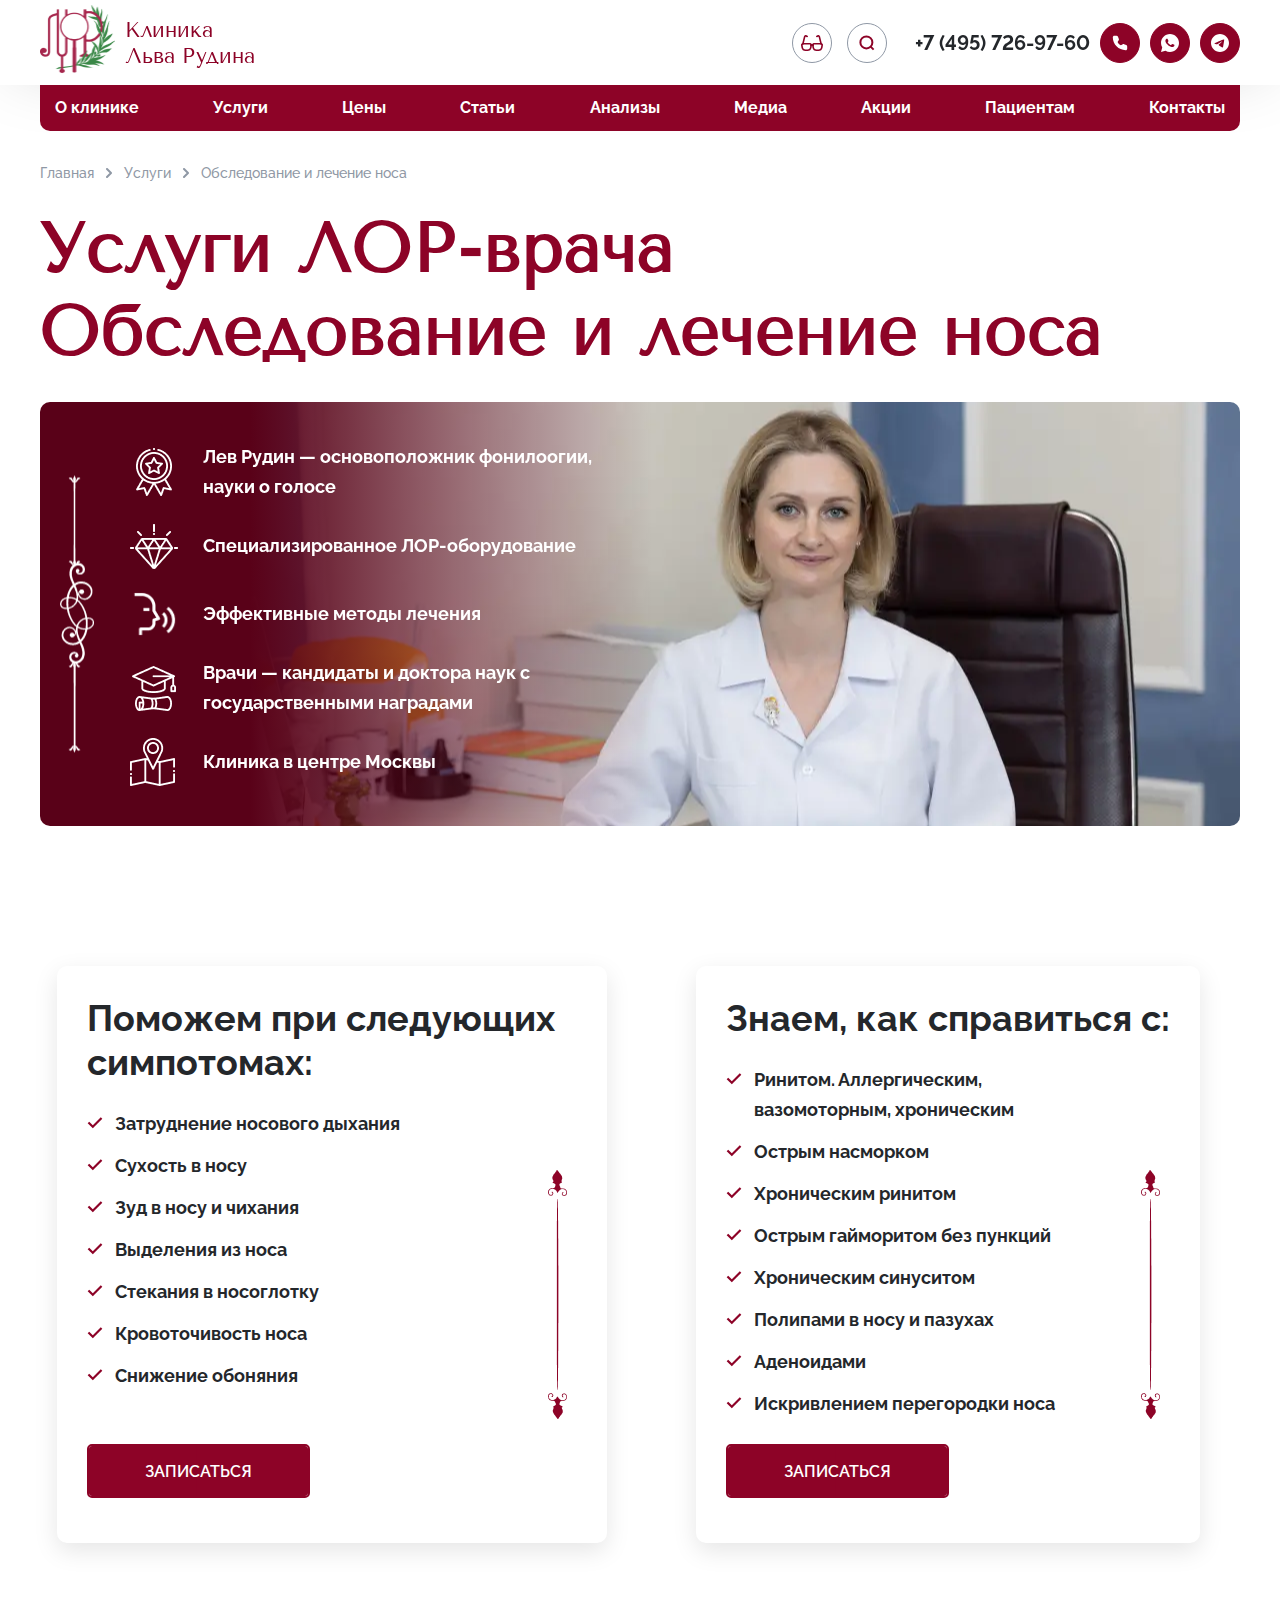
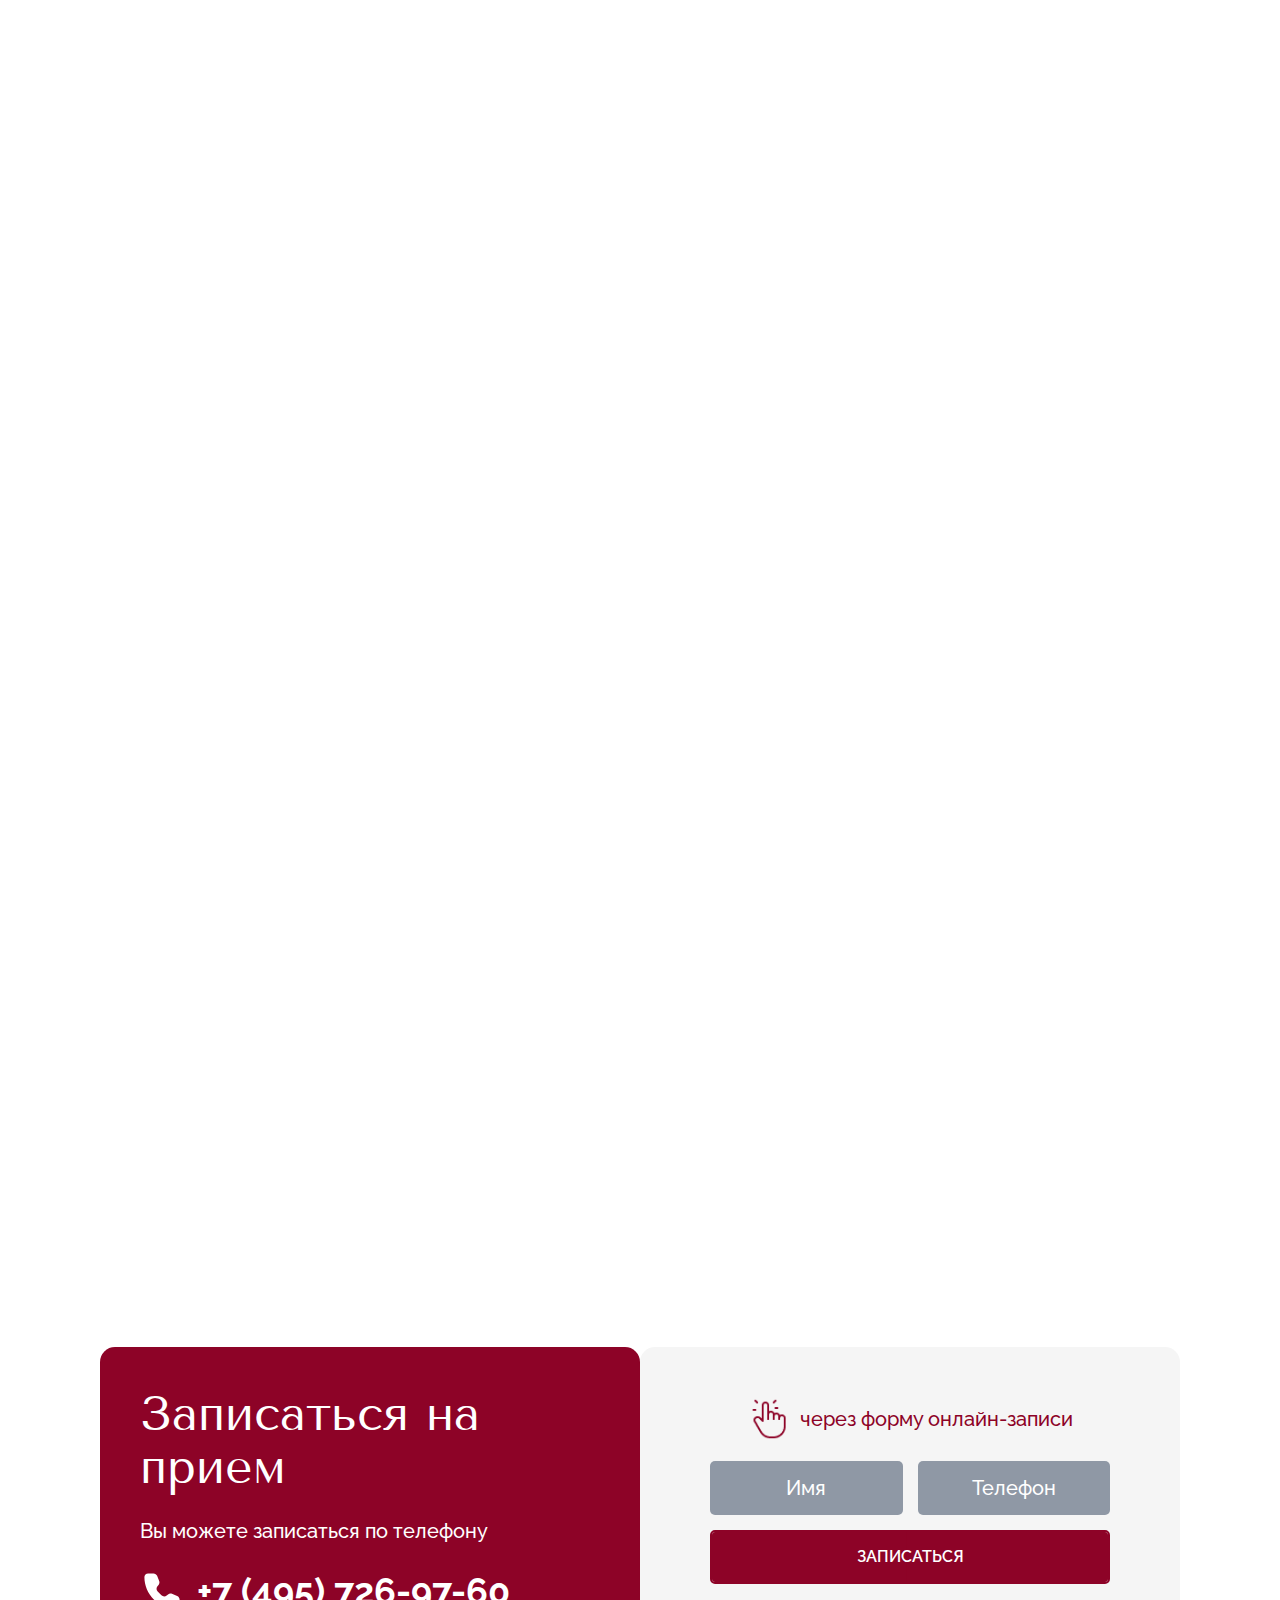
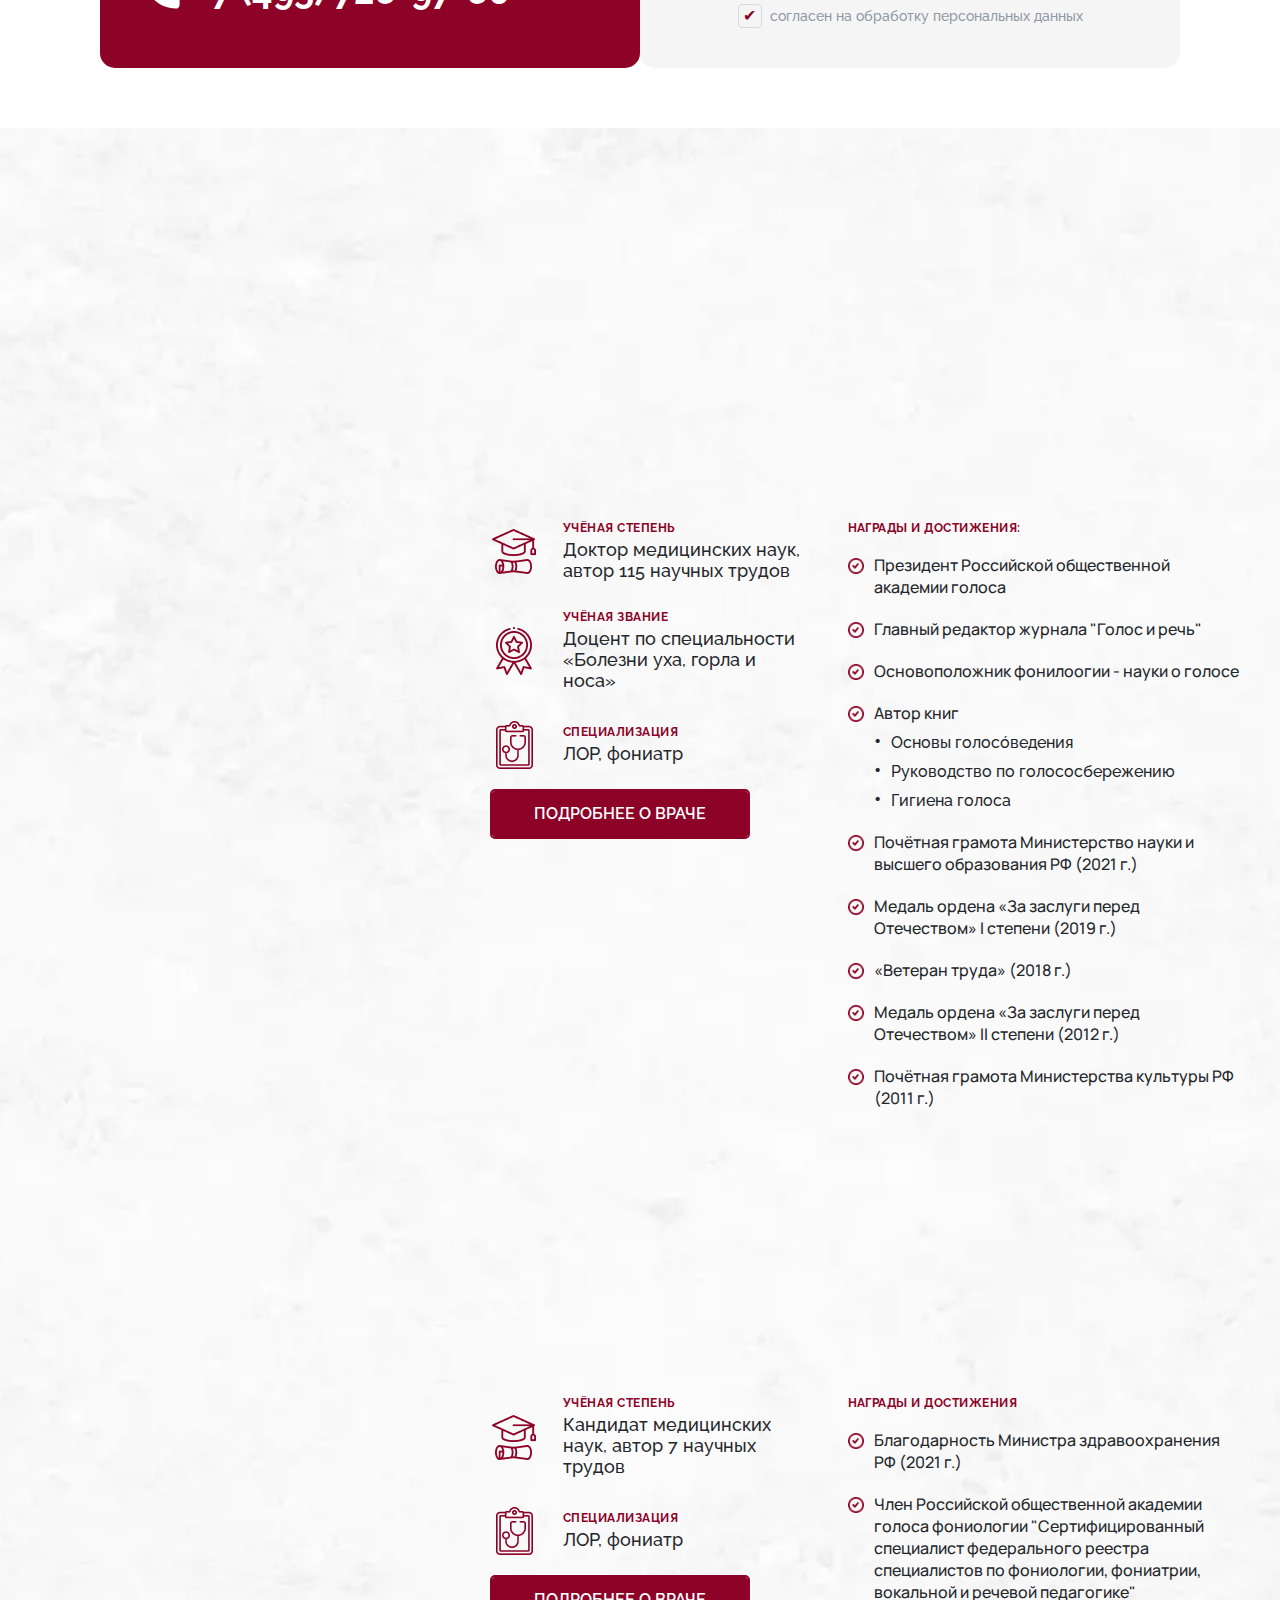
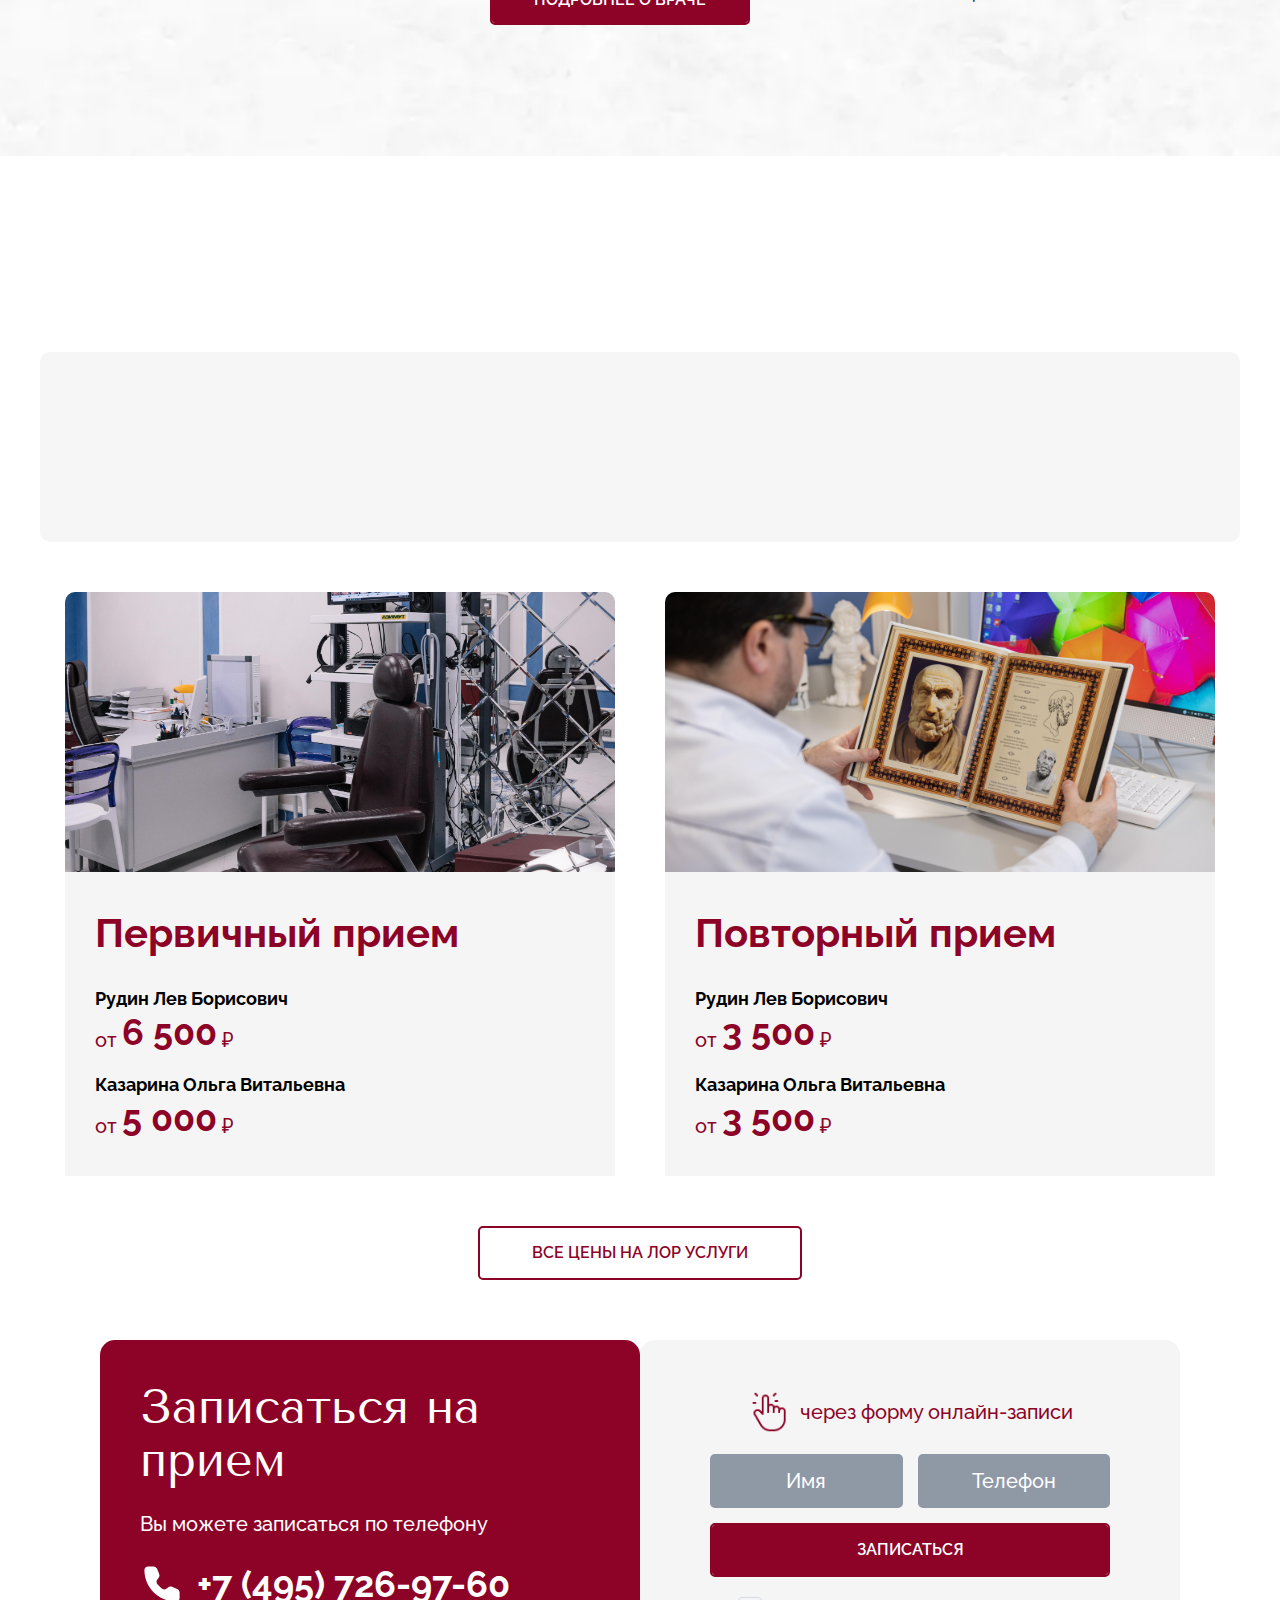
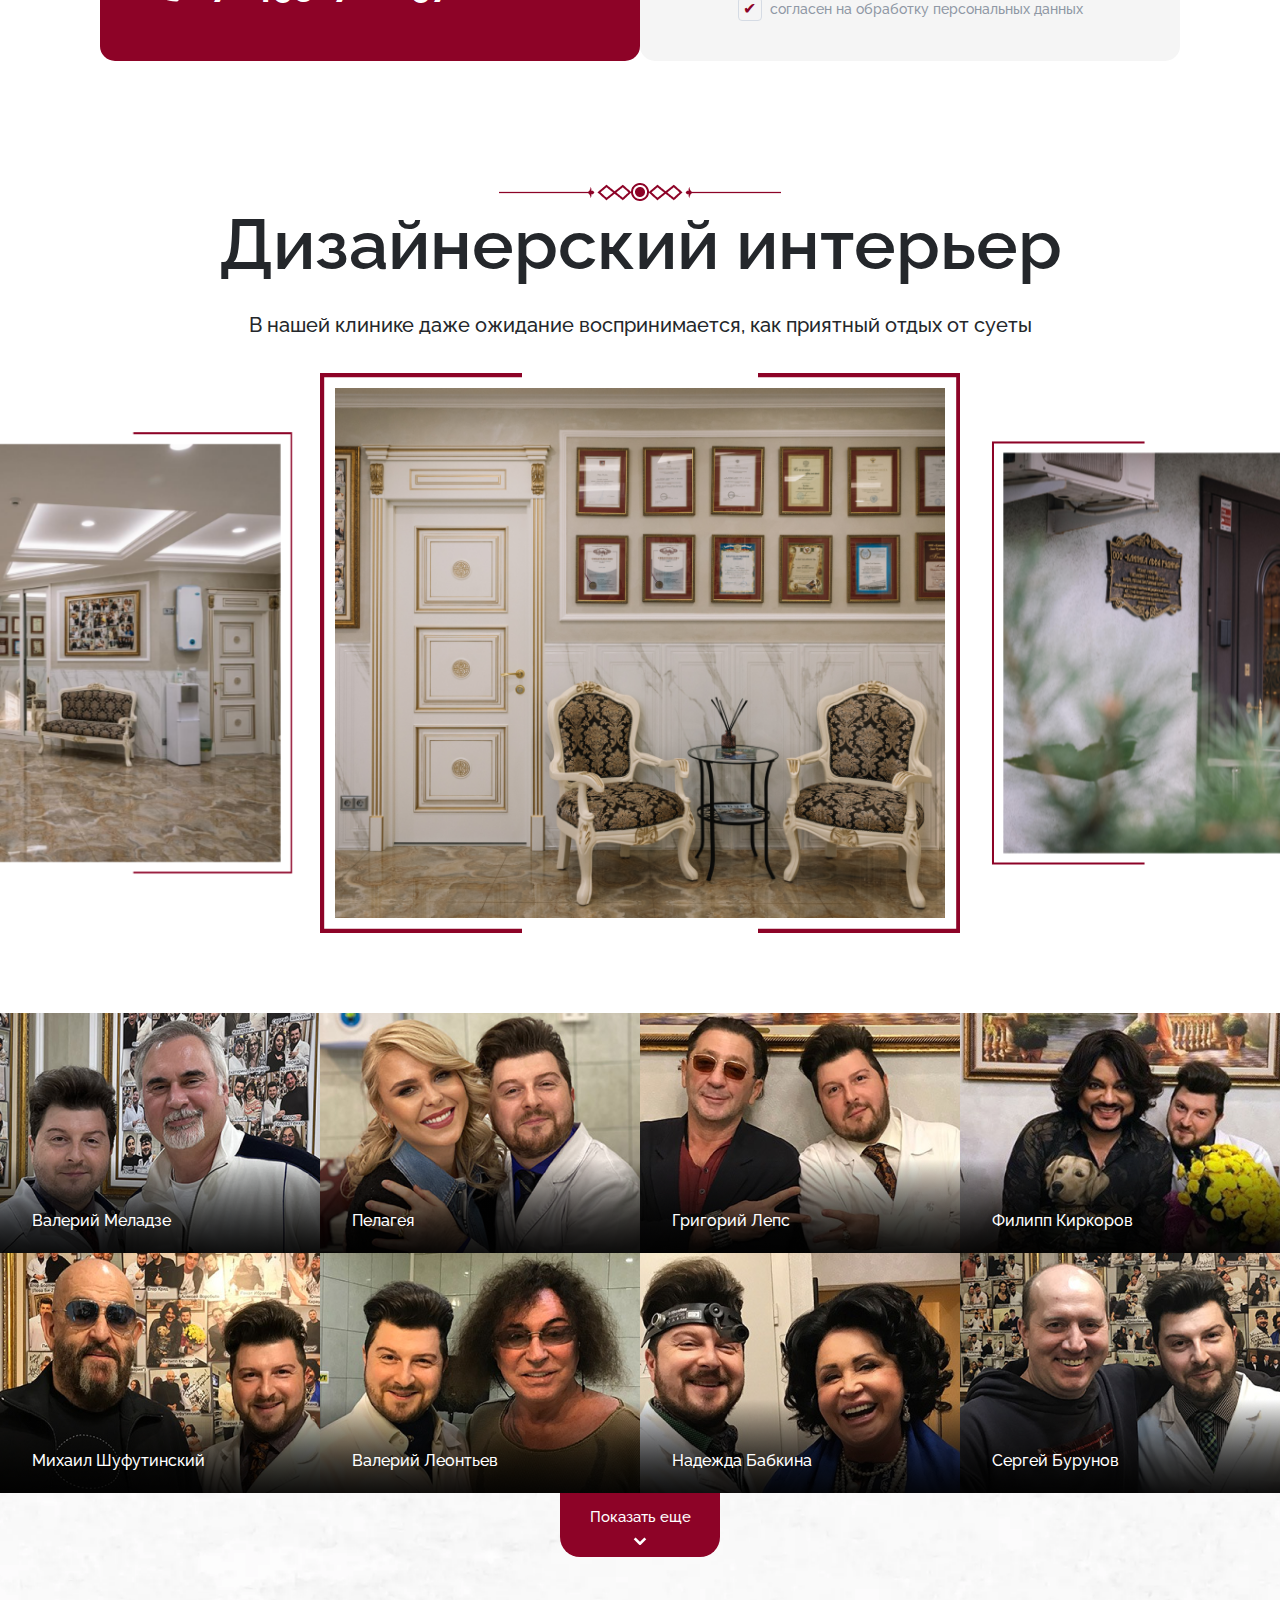
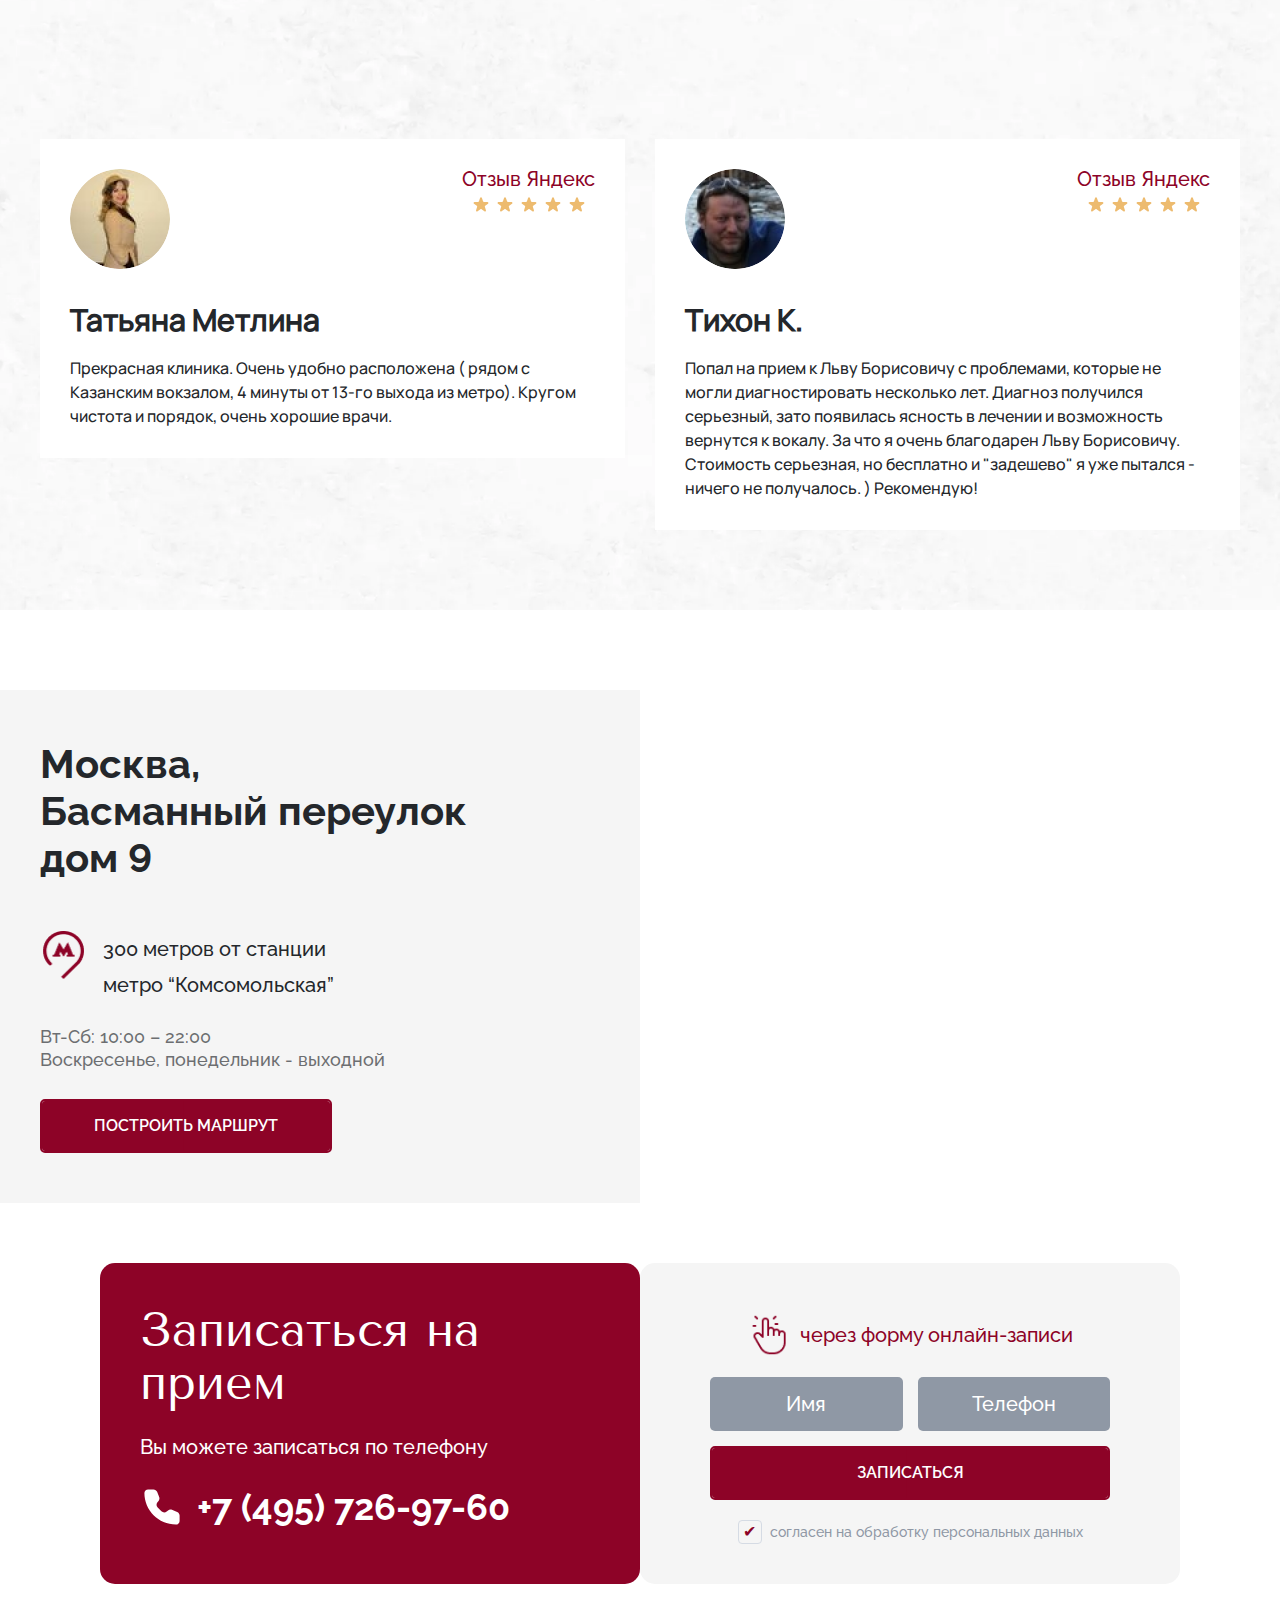
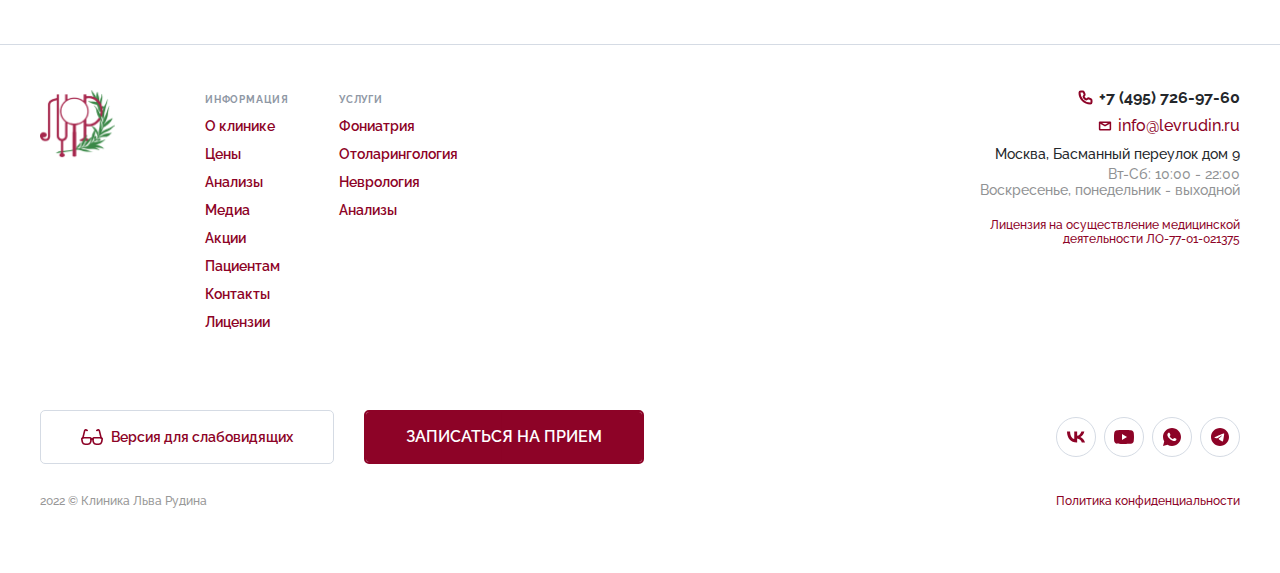
<file: nose.html>
<!DOCTYPE html>
<html lang='ru'>
<head>
	<title>Нос</title>
	<meta charset="UTF-8">
	<meta name="format-detection" content="telephone=no">
	<meta name="viewport" content="width=device-width, initial-scale=1.0">
	<link rel="shortcut icon" href="img/favicon/Gulp.svg">
	<link rel="stylesheet" href="https://cdn.jsdelivr.net/npm/swiper@10/swiper-bundle.min.css?_v=20231223204038" />
	<link href="https://unpkg.com/aos@2.3.1/dist/aos.css?_v=20231223204038" rel="stylesheet">
	<link rel="stylesheet" href="css/style.min.css?_v=20231223204038">
</head>

<body>
  <div class='wrapper'>
    <header class="header">
	<div class="header__body">
		<div class="header__container _container">
			<nav class="header__nav">
				<ul class="header__list">
					<li class="header__item"><a href="about.html" class="header__link link-page">О клинике</a></li>
					<li class="header__item"><a href="services.html" class="header__link link-page">Услуги</a></li>
					<li class="header__item"><a href="price.html" class="header__link link-page">Цены</a></li>
					<li class="header__item"><a href="articles.html" class="header__link link-page">Статьи</a></li>
					<li class="header__item"><a href="analyzes.html" class="header__link link-page">Анализы</a></li>
					<li class="header__item"><a href="media.html" class="header__link link-page">Медиа</a></li>
					<li class="header__item"><a href="stocks.html" class="header__link link-page">Акции</a></li>
					<li class="header__item"><a href="patients.html" class="header__link link-page">Пациентам</a></li>
					<li class="header__item"><a href="contacts.html" class="header__link link-page">Контакты</a></li>
					<div class="header__list_close"></div>
				</ul>
				<div class="header-burger">
					<span></span>
					<span></span>
					<span></span>
				</div>
			</nav>

			<div class="header__content">
				<a href="index.html" class="header__logo" data-aos="fade-down">
					<img src="img/logo.png" alt="logo">
					<span class="header__logo-text">Клиника<br> Льва Рудина</span>
				</a>
				<div class="header__content-controls">
					<button class="header__visuallyImpaired header-controls-btn" data-aos="zoom-in" data-aos-delay="100">
						<svg class='icon'>
							<use xlink:href='img/svg/sprite.svg#glasses'></use>
						</svg>
					</button>
					<form class="header__form">
						<input type="search" name="search" class="header__form_search" placeholder="поиск">
						<span class="header__form_btn header-controls-btn">
							<svg class='icon'>
								<use xlink:href='img/svg/sprite.svg#search'></use>
							</svg>
						</span>
					</form>
				</div>

				<a href="tel:74957269760" class="header__tel" data-aos="fade-down" data-aos-delay="200">+7 (495) 726-97-60</a>

				<div class="header__messengers" data-da=".header__nav,767.98,first">
					<button class="header__messengers_link modal-btn-active" data-aos="zoom-in" data-aos-delay="300">
						<svg class='icon'>
							<use xlink:href='img/svg/sprite.svg#tel'></use>
						</svg>
					</button>
					<a href="https://wa.me/74957269760" class="header__messengers_link" data-aos="zoom-in" data-aos-delay="350"
						target="_blank">
						<svg xmlns="http://www.w3.org/2000/svg" viewBox="0 0 18 18" class="icon">
							<path
								d="M9.00001 0C13.9707 0 18 4.0293 18 8.99999C18 13.9707 13.9707 18 9.00001 18C7.40951 18.0026 5.847 17.5816 4.47301 16.7805L0.00361266 18L1.22041 13.5288C0.418596 12.1544 -0.00264454 10.5912 1.24922e-05 8.99999C1.24922e-05 4.0293 4.02931 0 9.00001 0ZM5.93281 4.77L5.75281 4.7772C5.63628 4.78429 5.52239 4.81491 5.41801 4.8672C5.32038 4.92248 5.23126 4.9916 5.15341 5.0724C5.04541 5.1741 4.98421 5.2623 4.91851 5.3478C4.58562 5.78061 4.40638 6.31198 4.40911 6.858C4.41091 7.299 4.52611 7.72829 4.70611 8.12969C5.07421 8.94149 5.67991 9.80099 6.47911 10.5975C6.67171 10.7892 6.86071 10.9818 7.06411 11.1609C8.05716 12.0352 9.24053 12.6657 10.5201 13.0023L11.0313 13.0806C11.1978 13.0896 11.3643 13.077 11.5317 13.0689C11.7938 13.0554 12.0498 12.9844 12.2814 12.861C12.3993 12.8003 12.5143 12.7342 12.6261 12.663C12.6261 12.663 12.6648 12.6378 12.7386 12.582C12.8601 12.492 12.9348 12.4281 13.0356 12.3228C13.1103 12.2454 13.1751 12.1545 13.2246 12.051C13.2948 11.9043 13.365 11.6244 13.3938 11.3913C13.4154 11.2131 13.4091 11.1159 13.4064 11.0556C13.4028 10.9593 13.3227 10.8594 13.2354 10.8171L12.7116 10.5822C12.7116 10.5822 11.9286 10.2411 11.4498 10.0233C11.3997 10.0014 11.346 9.98891 11.2914 9.98639C11.2298 9.98007 11.1676 9.987 11.1089 10.0067C11.0503 10.0264 10.9965 10.0585 10.9512 10.1007C10.9467 10.0989 10.8864 10.1502 10.2357 10.9386C10.1984 10.9888 10.1469 11.0267 10.0879 11.0475C10.0289 11.0684 9.96509 11.0712 9.90451 11.0556C9.84588 11.0399 9.78843 11.02 9.7326 10.9962C9.62101 10.9494 9.58231 10.9314 9.50581 10.899C8.98927 10.6736 8.51103 10.369 8.08831 9.99629C7.97491 9.89729 7.86961 9.78929 7.76161 9.68489C7.40754 9.3458 7.09896 8.9622 6.84361 8.54369L6.79051 8.45819C6.75237 8.40074 6.72153 8.33877 6.69871 8.27369C6.66451 8.14139 6.75361 8.03519 6.75361 8.03519C6.75361 8.03519 6.97231 7.79579 7.07401 7.66619C7.17301 7.54019 7.25671 7.4178 7.31071 7.3305C7.41691 7.1595 7.45021 6.984 7.39441 6.8481C7.14241 6.2325 6.88141 5.6196 6.61321 5.0112C6.56011 4.8906 6.40261 4.8042 6.25951 4.7871C6.21091 4.7817 6.16231 4.7763 6.11371 4.7727C5.99284 4.76669 5.87173 4.76789 5.75101 4.7763L5.93191 4.7691L5.93281 4.77Z" />
						</svg>
					</a>
					<a href="" class="header__messengers_link" data-aos="zoom-in" data-aos-delay="400" target="_blank">
						<svg xmlns="http://www.w3.org/2000/svg" viewBox="0 0 18 18" class="icon">
							<path
								d="M9 0C4.032 0 0 4.032 0 9C0 13.968 4.032 18 9 18C13.968 18 18 13.968 18 9C18 4.032 13.968 0 9 0ZM13.176 6.12C13.041 7.542 12.456 10.998 12.159 12.591C12.033 13.266 11.781 13.491 11.547 13.518C11.025 13.563 10.629 13.176 10.125 12.843C9.333 12.321 8.883 11.997 8.118 11.493C7.227 10.908 7.803 10.584 8.316 10.062C8.451 9.927 10.755 7.83 10.8 7.641C10.8063 7.61237 10.8054 7.58265 10.7976 7.55442C10.7897 7.52619 10.7751 7.5003 10.755 7.479C10.701 7.434 10.629 7.452 10.566 7.461C10.485 7.479 9.225 8.316 6.768 9.972C6.408 10.215 6.084 10.341 5.796 10.332C5.472 10.323 4.86 10.152 4.401 9.999C3.834 9.819 3.393 9.72 3.429 9.405C3.447 9.243 3.672 9.081 4.095 8.91C6.723 7.767 8.469 7.011 9.342 6.651C11.844 5.607 12.357 5.427 12.699 5.427C12.771 5.427 12.942 5.445 13.05 5.535C13.14 5.607 13.167 5.706 13.176 5.778C13.167 5.832 13.185 5.994 13.176 6.12Z" />
						</svg>
					</a>
				</div>
			</div>
		</div>
	</div>
</header>
    <main class='main'>
      <section class="doctor section">
        <div class="doctor__container _container">
          <div class="doctor__body">
            <ul class="path">
              <li class="path__li">
                <a href="index.html" class="path__link">Главная</a>
              </li>
              <svg xmlns="http://www.w3.org/2000/svg" width="6" height="10" viewBox="0 0 6 10" fill="none">
                <path d="M1 1L5 5L1 9" stroke="#8F98A5" stroke-width="2" stroke-linecap="round"
                  stroke-linejoin="round" />
              </svg>
              <li class="path__li">
                <a href="index.html" class="path__link">Услуги</a>
              </li>
              <svg xmlns="http://www.w3.org/2000/svg" width="6" height="10" viewBox="0 0 6 10" fill="none">
                <path d="M1 1L5 5L1 9" stroke="#8F98A5" stroke-width="2" stroke-linecap="round"
                  stroke-linejoin="round" />
              </svg>
              <li class="path__li">
                <a href="nose.html" class="path__link">Обследование и лечение носа</a>
              </li>
            </ul>
            <h1 class="doctor__title h1" data-aos="fade-down">Услуги ЛОР-врача<br> Обследование и лечение носа</h1>
            <div class="doctor__content doctor-bg-2">
              <img src="img/icons/decor-4.png" alt="decor" class="decor">
              <ul class="doctor__list">
                <li class="doctor__li" data-aos="fade-right">
                  <img src="img/icons/icon-white-2.png" alt="intro-list">
                  <p>Лев Рудин — основоположник фонилоогии, науки о голосе</p>
                </li>
                <li class="doctor__li" data-aos="fade-right" data-aos-delay="50">
                  <img src="img/icons/icon-white-3.png" alt="intro-list">
                  <p>Специализированное ЛОР-оборудование</p>
                </li>
                <li class="doctor__li" data-aos="fade-right" data-aos-delay="100">
                  <img src="img/icons/icon-white-5.png" alt="intro-list">
                  <p>Эффективные методы лечения</p>
                </li>
                <li class="doctor__li" data-aos="fade-right" data-aos-delay="150">
                  <img src="img/icons/icon-white-1.png" alt="intro-list">
                  <p>Врачи — кандидаты и доктора наук
                    с государственными наградами</p>
                </li>
                <li class="doctor__li" data-aos="fade-right" data-aos-delay="200">
                  <img src="img/icons/icon-white-4.png" alt="intro-list">
                  <p>Клиника в центре Москвы</p>
                </li>
              </ul>
            </div>
          </div>
        </div>
      </section>

      <section class="voice section">
        <div class="voice__container _container">
          <div class="voice__body">
            <div class="voice__content neurologist-page">
              <div class="voice__card max-w-550">
                <h4 class="voice__card_title">Поможем при следующих симпотомах:</h4>
                <ul class="voice__card_list">
                  <li class="voice__card_li">
                    <svg class='icon'>
                      <use xlink:href='img/svg/sprite.svg#check'></use>
                    </svg>
                    <span>Затруднение носового дыхания</span>
                  </li>
                  <li class="voice__card_li">
                    <svg class='icon'>
                      <use xlink:href='img/svg/sprite.svg#check'></use>
                    </svg>
                    <span>Сухость в носу</span>
                  </li>
                  <li class="voice__card_li">
                    <svg class='icon'>
                      <use xlink:href='img/svg/sprite.svg#check'></use>
                    </svg>
                    <span>Зуд в носу и чихания</span>
                  </li>
                  <li class="voice__card_li">
                    <svg class='icon'>
                      <use xlink:href='img/svg/sprite.svg#check'></use>
                    </svg>
                    <span>Выделения из носа</span>
                  </li>
                  <li class="voice__card_li">
                    <svg class='icon'>
                      <use xlink:href='img/svg/sprite.svg#check'></use>
                    </svg>
                    <span>Стекания в носоглотку</span>
                  </li>
                  <li class="voice__card_li">
                    <svg class='icon'>
                      <use xlink:href='img/svg/sprite.svg#check'></use>
                    </svg>
                    <span>Кровоточивость носа</span>
                  </li>
                  <li class="voice__card_li">
                    <svg class='icon'>
                      <use xlink:href='img/svg/sprite.svg#check'></use>
                    </svg>
                    <span>Снижение обоняния</span>
                  </li>
                  <img src="img/icons/decor-5.png" alt="decor" class="img-decor">
                </ul>
                <button class="voice__card_button modal-btn-active button hover">Записаться</button>
              </div>
              <div class="voice__card max-w-550">
                <h4 class="voice__card_title">Знаем, как справиться с:</h4>
                <ul class="voice__card_list">
                  <li class="voice__card_li">
                    <svg class='icon'>
                      <use xlink:href='img/svg/sprite.svg#check'></use>
                    </svg>
                    <span>Ринитом. Аллергическим, вазомоторным, хроническим</span>
                  </li>
                  <li class="voice__card_li">
                    <svg class='icon'>
                      <use xlink:href='img/svg/sprite.svg#check'></use>
                    </svg>
                    <span>Острым насморком</span>
                  </li>
                  <li class="voice__card_li">
                    <svg class='icon'>
                      <use xlink:href='img/svg/sprite.svg#check'></use>
                    </svg>
                    <span>Хроническим ринитом</span>
                  </li>
                  <li class="voice__card_li">
                    <svg class='icon'>
                      <use xlink:href='img/svg/sprite.svg#check'></use>
                    </svg>
                    <span>Острым гайморитом без пункций</span>
                  </li>
                  <li class="voice__card_li">
                    <svg class='icon'>
                      <use xlink:href='img/svg/sprite.svg#check'></use>
                    </svg>
                    <span>Хроническим синуситом</span>
                  </li>
                  <li class="voice__card_li">
                    <svg class='icon'>
                      <use xlink:href='img/svg/sprite.svg#check'></use>
                    </svg>
                    <span>Полипами в носу и пазухах</span>
                  </li>
                  <li class="voice__card_li">
                    <svg class='icon'>
                      <use xlink:href='img/svg/sprite.svg#check'></use>
                    </svg>
                    <span>Аденоидами</span>
                  </li>
                  <li class="voice__card_li">
                    <svg class='icon'>
                      <use xlink:href='img/svg/sprite.svg#check'></use>
                    </svg>
                    <span>Искривлением перегородки носа</span>
                  </li>
                  <img src="img/icons/decor-5.png" alt="decor" class="img-decor">
                </ul>
                <button class="voice__card_button modal-btn-active button hover">Записаться</button>
              </div>
            </div>
          </div>
        </div>
      </section>

      <section class="recovering section">
        <div class="recovering__container _container">
          <div class="recovering__body">
            <h2 class="recovering__title h2" data-aos="fade-down">
              <img src="img/icons/title-decor.png" alt="title-decor">
              С нами выздоравливают в 1.5 раза быстрее
            </h2>

            <div class="recovering__content">
              <img src="img/services-bg.png" alt="services-bg" class="recovering__bg img-decors bg-1">
              <img src="img/services-bg.png" alt="services-bg" class="recovering__bg img-decors bg-2">
              <div class="recovering__item" data-aos="fade-right">
                <div class="recovering__item_wpImg">
                  <div class="recovering__item_swiper swiper">
                    <div class="recovering__item_swiper-wrapper swiper-wrapper">
                      <div class="recovering__item_swiper-slide swiper-slide">
                        <img src="img/equipment-5.png" alt="equipment">
                      </div>
                      <div class="recovering__item_swiper-slide swiper-slide">
                        <img src="img/equipment-4.png" alt="equipment">
                      </div>
                      <div class="recovering__item_swiper-slide swiper-slide">
                        <img src="img/equipment-1.png" alt="equipment">
                      </div>
                      <div class="recovering__item_swiper-slide swiper-slide">
                        <img src="img/equipment-2.png" alt="equipment">
                      </div>
                      <div class="recovering__item_swiper-slide swiper-slide">
                        <img src="img/equipment-3.png" alt="equipment">
                      </div>
                      <div class="recovering__item_swiper-slide swiper-slide">
                        <img src="img/equipment-7.jpg" alt="equipment">
                      </div>
                    </div>

                    <div class="recovering__item_swiper-button recovering-swiper-button-prev">
                      <svg xmlns="http://www.w3.org/2000/svg" viewBox="0 0 15 24">
                        <path d="M13 2L3 12L13 22" stroke-linecap="round" />
                      </svg>
                    </div>
                    <div class="recovering__item_swiper-button recovering-swiper-button-next">
                      <svg xmlns="http://www.w3.org/2000/svg" viewBox="0 0 15 24">
                        <path d="M2 2L12 12L2 22" stroke-linecap="round" />
                      </svg>
                    </div>
                  </div>
                  <div class="recovering__item_subSwiper swiper">
                    <div class="swiper-wrapper">
                      <div class="swiper-slide"><span>Аппарат диагностики заболевания носа</span></div>
                      <div class="swiper-slide"><span>Аппарат для диагностики уха</span></div>
                      <div class="swiper-slide"><span>Аппарат для диагностики гортани</span></div>
                      <div class="swiper-slide"><span>Оборудование для выполнения ларингостробоскопии</span></div>
                      <div class="swiper-slide"><span>Оборудование для выполнения ларингостробоскопии</span></div>
                      <div class="swiper-slide"><span>Аппарат для диагностики гортани</span></div>
                    </div>
                  </div>
                </div>
                <div class="recovering__item_content">
                  <h4 class="recovering__item_title">Современное оборудование</h4>
                  <p class="recovering__item_text">Новейшее диагностическое оборудование позволяет провести все
                    необходимые обследования в рамках клиники без ожидания и очередей. </p>
                </div>
              </div>
              <div class="recovering__item" data-aos="fade-right" data-aos-delay="50">
                <div class="recovering__item_wpImg">
                  <img src="img/recovering-4.png" alt="recovering">
                </div>
                <div class="recovering__item_content">
                  <h4 class="recovering__item_title">Реальный опыт</h4>
                  <p class="recovering__item_text">Не тратим ваше время и деньги на ненужные анализы или излишнюю
                    диагностику. Быстро и точно ставим диагноз, а назначаем эффективное лечение.</p>
                </div>
              </div>
              <div class="recovering__item" data-aos="fade-right" data-aos-delay="100">
                <div class="recovering__item_wpImg">
                  <img src="img/recovering-2.png" alt="recovering">
                </div>
                <div class="recovering__item_content">
                  <h4 class="recovering__item_title">Авторские методики</h4>
                  <p class="recovering__item_text">За многие годы практики сформировали уникальные методики лечения.
                    С их помощью наши пациенты выздоравливают быстрее, с минимальным дискомфортом.</p>
                </div>
              </div>
            </div>
          </div>
        </div>
      </section>

      <section class="record section">
  <div class="record__container _container">
    <div class="record__body">
      <div class="record__content">
        <div class="record__block">
          <h4 class="record__title">Записаться на прием</h4>
          <span>Вы можете записаться по телефону</span>
          <div class="record__block-bottom">
            <svg class='icon'>
              <use xlink:href='img/svg/sprite.svg#tel'></use>
            </svg>
            <a href="tel:74957269760" class="record__tel">+7 (495) 726-97-60</a>
          </div>
        </div>
        <form class="record__form form-record" data-form="record">
          <div class="record__form_unavailable _none"><span>записаться можно только по телефону</span></div>
          <div class="record__form_info">
            <img src="img/icons/tabler.png" alt="tabler">
            <span>через форму онлайн-записи</span>
          </div>
          <div class="record__form_row">
            <div class="record__form_wpInput wpInput">
              <input type="text" name="name" class="record__form_input input" placeholder="Имя">
            </div>
            <div class="record__form_wpInput wpInput">
              <input type="tel" name="phone" class="record__form_input input" inputmode="tel" placeholder="Телефон">
            </div>
          </div>
          <button type="submit" class="record__form_button button hover">Записаться</button>
          <label class="record__form_bottom wpCheckbox-label">
            <input type="checkbox" name="privacy-policy" class="input-checkbox" id="privacy-policy" checked>
            <label for="privacy-policy" class="record__form_checkbox-label checkbox-label"></label>
            <p class="record__form_text">согласен на обработку персональных данных</p>
          </label>
        </form>
      </div>
    </div>
  </div>
</section>

      <section class="specialists section section-bg">
        <div class="specialists__container _container">
          <div class="specialists__body">
            <h2 class="specialists__title h2" data-aos="fade-down">Опытные специалисты</h2>
            <div class="specialists__content">
              <div class="specialists__specialist">
                <div class="specialists__specialist_wpImg" data-da=".specialists__specialist_content,991.98,first"
                  data-aos="fade-right">
                  <img src="img/specialist-1.png" alt="Рудин Лев Борисович">
                </div>
                <div class="specialists__specialist_content">
                  <h3 class="specialists__specialist_title" data-aos="fade-down" data-aos-delay="100">
                    <img src="img/icons/intro-decor.png" alt="intro-decor">
                    Рудин<br> Лев Борисович
                  </h3>
                  <div class="specialists__specialist_flex">
                    <div class="specialists__specialist_flex-column">
                      <ul class="specialists__specialist_list-left">
                        <li class="specialists__specialist_item-left">
                          <img src="img/icons/intro-list-3.png" alt="icon">
                          <div class="specialists__specialist_item-content">
                            <span>Учёная степень</span>
                            <p>Доктор медицинских наук, автор 115 научных трудов</p>
                          </div>
                        </li>
                        <li class="specialists__specialist_item-left">
                          <img src="img/icons/intro-list-2.png" alt="icon">
                          <div class="specialists__specialist_item-content">
                            <span>Учёная звание</span>
                            <p>Доцент по специальности «Болезни уха, горла и носа»</p>
                          </div>
                        </li>
                        <li class="specialists__specialist_item-left">
                          <img src="img/icons/intro-list-5.png" alt="icon">
                          <div class="specialists__specialist_item-content">
                            <span>специализация</span>
                            <p>ЛОР, фониатр</p>
                          </div>
                        </li>
                      </ul>
                      <a href="" class="specialists__specialist_button button hover">Подробнее о враче</a>
                    </div>
                    <div class="specialists__specialist_flex-column">
                      <h6 class="specialists__specialist_list-title">Награды и достижения:</h6>
                      <ul class="specialists__specialist_list-right">
                        <li class="specialists__specialist_item-right">
                          <img src="img/icons/check.png" alt="check">
                          <p>Президент Российской общественной академии голоса</p>
                        </li>
                        <li class="specialists__specialist_item-right">
                          <img src="img/icons/check.png" alt="check">
                          <p>Главный редактор журнала "Голос и речь"</p>
                        </li>
                        <li class="specialists__specialist_item-right">
                          <img src="img/icons/check.png" alt="check">
                          <p>Основоположник фонилоогии - науки о голосе</p>
                        </li>
                        <li class="specialists__specialist_item-right">
                          <img src="img/icons/check.png" alt="check">
                          <p>Автор книг</p>
                          <ul class="specialists__specialist_subList">
                            <li>Основы голосóведения </li>
                            <li>Руководство по голососбережению</li>
                            <li>Гигиена голоса</li>
                          </ul>
                        </li>
                        <li class="specialists__specialist_item-right">
                          <img src="img/icons/check.png" alt="check">
                          <p>Почётная грамота Министерство науки и высшего образования РФ (2021 г.)</p>
                        </li>
                        <li class="specialists__specialist_item-right">
                          <img src="img/icons/check.png" alt="check">
                          <p>Медаль ордена «За заслуги перед Отечеством» I степени (2019 г.)</p>
                        </li>
                        <li class="specialists__specialist_item-right">
                          <img src="img/icons/check.png" alt="check">
                          <p>«Ветеран труда» (2018 г.)</p>
                        </li>
                        <li class="specialists__specialist_item-right">
                          <img src="img/icons/check.png" alt="check">
                          <p>Медаль ордена «За заслуги перед Отечеством» II степени (2012 г.)</p>
                        </li>
                        <li class="specialists__specialist_item-right">
                          <img src="img/icons/check.png" alt="check">
                          <p>Почётная грамота Министерства культуры РФ (2011 г.)</p>
                        </li>
                      </ul>
                    </div>
                  </div>
                </div>
              </div>
              <div class="specialists__specialist">
                <div class="specialists__specialist_wpImg" data-da=".specialist-content-2,991.98,first"
                  data-aos="fade-right">
                  <img src="img/specialist-2.png" alt="Казарина Ольга Витальевна ">
                </div>
                <div class="specialists__specialist_content specialist-content-2">
                  <h3 class="specialists__specialist_title" data-aos="fade-down" data-aos-delay="100">
                    <img src="img/icons/intro-decor.png" alt="intro-decor">
                    Казарина<br> Ольга Витальевна
                  </h3>
                  <div class="specialists__specialist_flex">
                    <div class="specialists__specialist_flex-column">
                      <ul class="specialists__specialist_list-left">
                        <li class="specialists__specialist_item-left">
                          <img src="img/icons/intro-list-3.png" alt="icon">
                          <div class="specialists__specialist_item-content">
                            <span>Учёная степень</span>
                            <p>Кандидат медицинских наук, автор 7 научных трудов</p>
                          </div>
                        </li>
                        <li class="specialists__specialist_item-left">
                          <img src="img/icons/intro-list-5.png" alt="icon">
                          <div class="specialists__specialist_item-content">
                            <span>специализация</span>
                            <p>ЛОР, фониатр</p>
                          </div>
                        </li>
                      </ul>
                      <a href="" class="specialists__specialist_button button hover">Подробнее о враче</a>
                    </div>
                    <div class="specialists__specialist_flex-column">
                      <h6 class="specialists__specialist_list-title">Награды и достижения</h6>
                      <ul class="specialists__specialist_list-right">
                        <li class="specialists__specialist_item-right">
                          <img src="img/icons/check.png" alt="check">
                          <p>Благодарность Министра здравоохранения РФ (2021 г.)</p>
                        </li>
                        <li class="specialists__specialist_item-right">
                          <img src="img/icons/check.png" alt="check">
                          <p>Член Российской общественной академии голоса фониологии "Сертифицированный специалист
                            федерального реестра специалистов по фониологии, фониатрии, вокальной и речевой
                            педагогике"</p>
                        </li>
                      </ul>
                    </div>
                  </div>
                </div>
              </div>
            </div>
          </div>
        </div>
      </section>

      <section class="prices section">
        <div class="prices__container _container">
          <h2 class="prices__title h2" data-aos="fade-down">
            <img src="img/icons/title-decor.png" alt="title-decor">
            Цены
          </h2>
          <div class="prices__body">

            <ul class="prices__ul">
              <li class="prices__li" data-aos="flip-up">
                <img src="img/icons/icon-1.png" alt="icon">
                <p>В приоритете результат, а не количество посещений</p>
              </li>
              <li class="prices__li" data-aos="flip-up" data-aos-delay="50">
                <img src="img/icons/icon-2.png" alt="icon">
                <p>Назначаем только необходимые процедуры</p>
              </li>
              <li class="prices__li" data-aos="flip-up" data-aos-delay="100">
                <img src="img/icons/icon-3.png" alt="icon">
                <p>Используем самые современные методы диагностики и лечения</p>
              </li>
            </ul>

            <div class="prices__content">
              <div class="prices__card">
                <div class="prices__card_wpImg">
                  <img src="img/LIM_2263.jpg" alt="prices-img">
                </div>
                <div class="prices__card_content">
                  <h4 class="prices__card_title">Первичный прием</h4>

                  <div class="prices__card_bottom">
                    <span class="prices__card_name">Рудин Лев Борисович</span>
                    <span class="prices__card_price">от<b>6 500</b>₽</span>
                    <span class="prices__card_name">Казарина Ольга Витальевна</span>
                    <span class="prices__card_price">от<b>5 000</b>₽</span>
                  </div>
                </div>
              </div>
              <div class="prices__card">
                <div class="prices__card_wpImg">
                  <img src="img/LIM_3651.jpg" alt="prices-img">
                </div>
                <div class="prices__card_content">
                  <h4 class="prices__card_title">Повторный прием</h4>

                  <div class="prices__card_bottom">
                    <span class="prices__card_name">Рудин Лев Борисович</span>
                    <span class="prices__card_price">от<b>3 500</b>₽</span>
                    <span class="prices__card_name">Казарина Ольга Витальевна</span>
                    <span class="prices__card_price">от<b>3 500</b>₽</span>
                  </div>
                </div>
              </div>
            </div>

            <a href="" class="prices__link button hover">Все цены на ЛОР услуги</a>
          </div>
        </div>
      </section>

      <section class="record section">
  <div class="record__container _container">
    <div class="record__body">
      <div class="record__content">
        <div class="record__block">
          <h4 class="record__title">Записаться на прием</h4>
          <span>Вы можете записаться по телефону</span>
          <div class="record__block-bottom">
            <svg class='icon'>
              <use xlink:href='img/svg/sprite.svg#tel'></use>
            </svg>
            <a href="tel:74957269760" class="record__tel">+7 (495) 726-97-60</a>
          </div>
        </div>
        <form class="record__form form-record" data-form="record">
          <div class="record__form_unavailable _none"><span>записаться можно только по телефону</span></div>
          <div class="record__form_info">
            <img src="img/icons/tabler.png" alt="tabler">
            <span>через форму онлайн-записи</span>
          </div>
          <div class="record__form_row">
            <div class="record__form_wpInput wpInput">
              <input type="text" name="name" class="record__form_input input" placeholder="Имя">
            </div>
            <div class="record__form_wpInput wpInput">
              <input type="tel" name="phone" class="record__form_input input" inputmode="tel" placeholder="Телефон">
            </div>
          </div>
          <button type="submit" class="record__form_button button hover">Записаться</button>
          <label class="record__form_bottom wpCheckbox-label">
            <input type="checkbox" name="privacy-policy" class="input-checkbox" id="privacy-policy" checked>
            <label for="privacy-policy" class="record__form_checkbox-label checkbox-label"></label>
            <p class="record__form_text">согласен на обработку персональных данных</p>
          </label>
        </form>
      </div>
    </div>
  </div>
</section>

      <section class="interior section">
        <div class="interior__body">
          <h2 class="interior__title h2">
            <img src="img/icons/title-decor.png" alt="interior">
            Дизайнерский интерьер
          </h2>
          <p class="interior__subtitle">В нашей клинике даже ожидание воспринимается, как приятный отдых от суеты</p>
          <div class="interior__slider swiper">
            <div class="interior__slider-wrapper swiper-wrapper">
              <div class="interior__slider-slide swiper-slide">
                <svg xmlns="http://www.w3.org/2000/svg" viewBox="0 0 193 534" class="icon left">
                  <path d="M193 533H1L1 1L193 1" />
                </svg>
                <a class="interior__slider-button" href="img/interior-1.png" data-fslightbox="gallery"></a>
                <img src="img/interior-1.png" alt="interior" class="interior__slider-img">
                <svg xmlns="http://www.w3.org/2000/svg" viewBox="0 0 193 534" class="icon right">
                  <path d="M0 533H192V1H0" />
                </svg>
              </div>
              <div class="interior__slider-slide swiper-slide">
                <svg xmlns="http://www.w3.org/2000/svg" viewBox="0 0 193 534" class="icon left">
                  <path d="M193 533H1L1 1L193 1" />
                </svg>
                <a class="interior__slider-button" href="img/interior-2.jpg" data-fslightbox="gallery"></a>
                <img src="img/interior-2.jpg" alt="interior" class="interior__slider-img">
                <svg xmlns="http://www.w3.org/2000/svg" viewBox="0 0 193 534" class="icon right">
                  <path d="M0 533H192V1H0" />
                </svg>
              </div>
              <div class="interior__slider-slide swiper-slide">
                <svg xmlns="http://www.w3.org/2000/svg" viewBox="0 0 193 534" class="icon left">
                  <path d="M193 533H1L1 1L193 1" />
                </svg>
                <a class="interior__slider-button" href="img/interior-3.jpg" data-fslightbox="gallery"></a>
                <img src="img/interior-3.jpg" alt="interior" class="interior__slider-img">
                <svg xmlns="http://www.w3.org/2000/svg" viewBox="0 0 193 534" class="icon right">
                  <path d="M0 533H192V1H0" />
                </svg>
              </div>
              <div class="interior__slider-slide swiper-slide">
                <svg xmlns="http://www.w3.org/2000/svg" viewBox="0 0 193 534" class="icon left">
                  <path d="M193 533H1L1 1L193 1" />
                </svg>
                <a class="interior__slider-button" href="img/interior-4.jpg" data-fslightbox="gallery"></a>
                <img src="img/interior-4.jpg" alt="interior" class="interior__slider-img">
                <svg xmlns="http://www.w3.org/2000/svg" viewBox="0 0 193 534" class="icon right">
                  <path d="M0 533H192V1H0" />
                </svg>
              </div>
              <div class="interior__slider-slide swiper-slide">
                <svg xmlns="http://www.w3.org/2000/svg" viewBox="0 0 193 534" class="icon left">
                  <path d="M193 533H1L1 1L193 1" />
                </svg>
                <a class="interior__slider-button" href="img/interior-5.jpg" data-fslightbox="gallery"></a>
                <img src="img/interior-5.jpg" alt="interior" class="interior__slider-img">
                <svg xmlns="http://www.w3.org/2000/svg" viewBox="0 0 193 534" class="icon right">
                  <path d="M0 533H192V1H0" />
                </svg>
              </div>
              <div class="interior__slider-slide swiper-slide">
                <svg xmlns="http://www.w3.org/2000/svg" viewBox="0 0 193 534" class="icon left">
                  <path d="M193 533H1L1 1L193 1" />
                </svg>
                <a class="interior__slider-button" href="img/interior-6.jpg" data-fslightbox="gallery"></a>
                <img src="img/interior-6.jpg" alt="interior" class="interior__slider-img">
                <svg xmlns="http://www.w3.org/2000/svg" viewBox="0 0 193 534" class="icon right">
                  <path d="M0 533H192V1H0" />
                </svg>
              </div>
              <div class="interior__slider-slide swiper-slide">
                <svg xmlns="http://www.w3.org/2000/svg" viewBox="0 0 193 534" class="icon left">
                  <path d="M193 533H1L1 1L193 1" />
                </svg>
                <a class="interior__slider-button" href="img/interior-7.jpg" data-fslightbox="gallery"></a>
                <img src="img/interior-7.jpg" alt="interior" class="interior__slider-img">
                <svg xmlns="http://www.w3.org/2000/svg" viewBox="0 0 193 534" class="icon right">
                  <path d="M0 533H192V1H0" />
                </svg>
              </div>
              <div class="interior__slider-slide swiper-slide">
                <svg xmlns="http://www.w3.org/2000/svg" viewBox="0 0 193 534" class="icon left">
                  <path d="M193 533H1L1 1L193 1" />
                </svg>
                <a class="interior__slider-button" href="img/interior-8.jpg" data-fslightbox="gallery"></a>
                <img src="img/interior-8.jpg" alt="interior" class="interior__slider-img">
                <svg xmlns="http://www.w3.org/2000/svg" viewBox="0 0 193 534" class="icon right">
                  <path d="M0 533H192V1H0" />
                </svg>
              </div>
            </div>
          </div>
        </div>
      </section>

      <section class="gallery">
        <div class="gallery__container _container">
          <div class="gallery__body">
            <div class="gallery__content">
              <a class="gallery__tile" href="img/gallery-1.png">
                <img src="img/gallery-1.png" alt="gallery">
                <span class="gallery__tile-name">Валерий Меладзе</span>
                <div class="gallery__tile-zoom">
                  <svg class='icon'>
                    <use xlink:href='img/svg/sprite.svg#zoom'></use>
                  </svg>
                </div>
              </a>
              <a class="gallery__tile" href="img/gallery-2.png">
                <img src="img/gallery-2.png" alt="gallery">
                <span class="gallery__tile-name">Пелагея</span>
                <div class="gallery__tile-zoom">
                  <svg class='icon'>
                    <use xlink:href='img/svg/sprite.svg#zoom'></use>
                  </svg>
                </div>
              </a>
              <a class="gallery__tile" href="img/gallery-3.png">
                <img src="img/gallery-3.png" alt="gallery">
                <span class="gallery__tile-name">Григорий Лепс</span>
                <div class="gallery__tile-zoom">
                  <svg class='icon'>
                    <use xlink:href='img/svg/sprite.svg#zoom'></use>
                  </svg>
                </div>
              </a>
              <a class="gallery__tile" href="img/gallery-4.png">
                <img src="img/gallery-4.png" alt="gallery">
                <span class="gallery__tile-name">Филипп Киркоров</span>
                <div class="gallery__tile-zoom">
                  <svg class='icon'>
                    <use xlink:href='img/svg/sprite.svg#zoom'></use>
                  </svg>
                </div>
              </a>
              <a class="gallery__tile" href="img/gallery-5.png">
                <img src="img/gallery-5.png" alt="gallery">
                <span class="gallery__tile-name">Михаил Шуфутинский</span>
                <div class="gallery__tile-zoom">
                  <svg class='icon'>
                    <use xlink:href='img/svg/sprite.svg#zoom'></use>
                  </svg>
                </div>
              </a>
              <a class="gallery__tile" href="img/gallery-6.png">
                <img src="img/gallery-6.png" alt="gallery">
                <span class="gallery__tile-name">Валерий Леонтьев</span>
                <div class="gallery__tile-zoom">
                  <svg class='icon'>
                    <use xlink:href='img/svg/sprite.svg#zoom'></use>
                  </svg>
                </div>
              </a>
              <a class="gallery__tile" href="img/gallery-7.png">
                <img src="img/gallery-7.png" alt="gallery">
                <span class="gallery__tile-name">Надежда Бабкина</span>
                <div class="gallery__tile-zoom">
                  <svg class='icon'>
                    <use xlink:href='img/svg/sprite.svg#zoom'></use>
                  </svg>
                </div>
              </a>
              <a class="gallery__tile" href="img/gallery-10.png">
                <img src="img/gallery-10.png" alt="gallery">
                <span class="gallery__tile-name">Сергей Бурунов</span>
                <div class="gallery__tile-zoom">
                  <svg class='icon'>
                    <use xlink:href='img/svg/sprite.svg#zoom'></use>
                  </svg>
                </div>
              </a>
              <a class="gallery__tile" href="img/gallery-11.jpg">
                <img src="img/gallery-11.jpg" alt="gallery">
                <span class="gallery__tile-name">Владимир Машков</span>
                <div class="gallery__tile-zoom">
                  <svg class='icon'>
                    <use xlink:href='img/svg/sprite.svg#zoom'></use>
                  </svg>
                </div>
              </a>
              <a class="gallery__tile" href="img/gallery-12.jpg">
                <img src="img/gallery-12.jpg" alt="gallery">
                <span class="gallery__tile-name">Игорь Николаев</span>
                <div class="gallery__tile-zoom">
                  <svg class='icon'>
                    <use xlink:href='img/svg/sprite.svg#zoom'></use>
                  </svg>
                </div>
              </a>
              <a class="gallery__tile" href="img/gallery-13.jpg">
                <img src="img/gallery-13.jpg" alt="gallery">
                <span class="gallery__tile-name">Нонна Гришаева</span>
                <div class="gallery__tile-zoom">
                  <svg class='icon'>
                    <use xlink:href='img/svg/sprite.svg#zoom'></use>
                  </svg>
                </div>
              </a>
              <a class="gallery__tile" href="img/gallery-16.jpg">
                <img src="img/gallery-16.jpg" alt="gallery">
                <span class="gallery__tile-name">Олег Меньшиков</span>
                <div class="gallery__tile-zoom">
                  <svg class='icon'>
                    <use xlink:href='img/svg/sprite.svg#zoom'></use>
                  </svg>
                </div>
              </a>
              <a class="gallery__tile" href="img/image-11-12-23-03-14.jpg">
                <img src="img/image-11-12-23-03-14.jpg" alt="gallery">
                <span class="gallery__tile-name">Олег Газманов</span>
                <div class="gallery__tile-zoom">
                  <svg class='icon'>
                    <use xlink:href='img/svg/sprite.svg#zoom'></use>
                  </svg>
                </div>
              </a>
              <a class="gallery__tile" href="img/image-11-12-23-03-14.jpg">
                <img src="img/image-11-12-23-03-14-1.jpg" alt="gallery">
                <span class="gallery__tile-name">Ильдар Абдразаков</span>
                <div class="gallery__tile-zoom">
                  <svg class='icon'>
                    <use xlink:href='img/svg/sprite.svg#zoom'></use>
                  </svg>
                </div>
              </a>
              <a class="gallery__tile" href="img/image-11-12-23-03-14-2.jpg">
                <img src="img/image-11-12-23-03-14-2.jpg" alt="gallery">
                <span class="gallery__tile-name">Владимир Кристовский</span>
                <div class="gallery__tile-zoom">
                  <svg class='icon'>
                    <use xlink:href='img/svg/sprite.svg#zoom'></use>
                  </svg>
                </div>
              </a>
              <a class="gallery__tile" href="img/image-11-12-23-03-14-3.jpg">
                <img src="img/image-11-12-23-03-14-3.jpg" alt="gallery">
                <span class="gallery__tile-name">Екатерина Стриженова</span>
                <div class="gallery__tile-zoom">
                  <svg class='icon'>
                    <use xlink:href='img/svg/sprite.svg#zoom'></use>
                  </svg>
                </div>
              </a>
            </div>
            <button class="gallery__button">
              <span class="more">Показать еще</span>
              <span class="wrap">Свернуть</span>
              <svg xmlns="http://www.w3.org/2000/svg" viewBox="0 0 11 6">
                <path d="M9.5 1L5.5 5L1.5 1" />
              </svg>
            </button>
          </div>
        </div>
      </section>

      <section class="reviews section section-bg padding-top-120">
        <div class="reviews__container _container">
          <div class="reviews__body">
            <h2 class="reviews__title h2" data-aos="fade-down">
              <img src="img/icons/title-decor.png" alt="title-decor">
              Отзывы пациентов
            </h2>
            <div class="reviews__content">
              <div class="reviews__feedback">
                <div class="reviews__feedback_top">
                  <div class="reviews__feedback_picture">
                    <img src="img/picture-1.png" alt="picture">
                  </div>
                  <div class="reviews__feedback_yandex">
                    <a href="">Отзыв Яндекс</a>
                    <div class="reviews__feedback_rating">
                      <svg xmlns="http://www.w3.org/2000/svg" width="16" height="15" viewBox="0 0 16 15" fill="none">
                        <path
                          d="M7.04894 0.92705C7.3483 0.00573921 8.6517 0.00573969 8.95106 0.92705L10.0206 4.21885C10.1545 4.63087 10.5385 4.90983 10.9717 4.90983H14.4329C15.4016 4.90983 15.8044 6.14945 15.0207 6.71885L12.2205 8.75329C11.87 9.00793 11.7234 9.4593 11.8572 9.87132L12.9268 13.1631C13.2261 14.0844 12.1717 14.8506 11.388 14.2812L8.58778 12.2467C8.2373 11.9921 7.7627 11.9921 7.41221 12.2467L4.61204 14.2812C3.82833 14.8506 2.77385 14.0844 3.0732 13.1631L4.14277 9.87132C4.27665 9.4593 4.12999 9.00793 3.7795 8.75329L0.979333 6.71885C0.195619 6.14945 0.598395 4.90983 1.56712 4.90983H5.02832C5.46154 4.90983 5.8455 4.63087 5.97937 4.21885L7.04894 0.92705Z"
                          fill="#EDBB6F"></path>
                      </svg>
                      <svg xmlns="http://www.w3.org/2000/svg" width="16" height="15" viewBox="0 0 16 15" fill="none">
                        <path
                          d="M7.04894 0.92705C7.3483 0.00573921 8.6517 0.00573969 8.95106 0.92705L10.0206 4.21885C10.1545 4.63087 10.5385 4.90983 10.9717 4.90983H14.4329C15.4016 4.90983 15.8044 6.14945 15.0207 6.71885L12.2205 8.75329C11.87 9.00793 11.7234 9.4593 11.8572 9.87132L12.9268 13.1631C13.2261 14.0844 12.1717 14.8506 11.388 14.2812L8.58778 12.2467C8.2373 11.9921 7.7627 11.9921 7.41221 12.2467L4.61204 14.2812C3.82833 14.8506 2.77385 14.0844 3.0732 13.1631L4.14277 9.87132C4.27665 9.4593 4.12999 9.00793 3.7795 8.75329L0.979333 6.71885C0.195619 6.14945 0.598395 4.90983 1.56712 4.90983H5.02832C5.46154 4.90983 5.8455 4.63087 5.97937 4.21885L7.04894 0.92705Z"
                          fill="#EDBB6F"></path>
                      </svg>
                      <svg xmlns="http://www.w3.org/2000/svg" width="16" height="15" viewBox="0 0 16 15" fill="none">
                        <path
                          d="M7.04894 0.92705C7.3483 0.00573921 8.6517 0.00573969 8.95106 0.92705L10.0206 4.21885C10.1545 4.63087 10.5385 4.90983 10.9717 4.90983H14.4329C15.4016 4.90983 15.8044 6.14945 15.0207 6.71885L12.2205 8.75329C11.87 9.00793 11.7234 9.4593 11.8572 9.87132L12.9268 13.1631C13.2261 14.0844 12.1717 14.8506 11.388 14.2812L8.58778 12.2467C8.2373 11.9921 7.7627 11.9921 7.41221 12.2467L4.61204 14.2812C3.82833 14.8506 2.77385 14.0844 3.0732 13.1631L4.14277 9.87132C4.27665 9.4593 4.12999 9.00793 3.7795 8.75329L0.979333 6.71885C0.195619 6.14945 0.598395 4.90983 1.56712 4.90983H5.02832C5.46154 4.90983 5.8455 4.63087 5.97937 4.21885L7.04894 0.92705Z"
                          fill="#EDBB6F"></path>
                      </svg>
                      <svg xmlns="http://www.w3.org/2000/svg" width="16" height="15" viewBox="0 0 16 15" fill="none">
                        <path
                          d="M7.04894 0.92705C7.3483 0.00573921 8.6517 0.00573969 8.95106 0.92705L10.0206 4.21885C10.1545 4.63087 10.5385 4.90983 10.9717 4.90983H14.4329C15.4016 4.90983 15.8044 6.14945 15.0207 6.71885L12.2205 8.75329C11.87 9.00793 11.7234 9.4593 11.8572 9.87132L12.9268 13.1631C13.2261 14.0844 12.1717 14.8506 11.388 14.2812L8.58778 12.2467C8.2373 11.9921 7.7627 11.9921 7.41221 12.2467L4.61204 14.2812C3.82833 14.8506 2.77385 14.0844 3.0732 13.1631L4.14277 9.87132C4.27665 9.4593 4.12999 9.00793 3.7795 8.75329L0.979333 6.71885C0.195619 6.14945 0.598395 4.90983 1.56712 4.90983H5.02832C5.46154 4.90983 5.8455 4.63087 5.97937 4.21885L7.04894 0.92705Z"
                          fill="#EDBB6F"></path>
                      </svg>
                      <svg xmlns="http://www.w3.org/2000/svg" width="16" height="15" viewBox="0 0 16 15" fill="none">
                        <path
                          d="M7.04894 0.92705C7.3483 0.00573921 8.6517 0.00573969 8.95106 0.92705L10.0206 4.21885C10.1545 4.63087 10.5385 4.90983 10.9717 4.90983H14.4329C15.4016 4.90983 15.8044 6.14945 15.0207 6.71885L12.2205 8.75329C11.87 9.00793 11.7234 9.4593 11.8572 9.87132L12.9268 13.1631C13.2261 14.0844 12.1717 14.8506 11.388 14.2812L8.58778 12.2467C8.2373 11.9921 7.7627 11.9921 7.41221 12.2467L4.61204 14.2812C3.82833 14.8506 2.77385 14.0844 3.0732 13.1631L4.14277 9.87132C4.27665 9.4593 4.12999 9.00793 3.7795 8.75329L0.979333 6.71885C0.195619 6.14945 0.598395 4.90983 1.56712 4.90983H5.02832C5.46154 4.90983 5.8455 4.63087 5.97937 4.21885L7.04894 0.92705Z"
                          fill="#EDBB6F"></path>
                      </svg>
                    </div>
                  </div>
                </div>
                <div class="reviews__feedback_content">
                  <span class="reviews__feedback_name">Татьяна Метлина</span>
                  <p class="reviews__feedback_text">Прекрасная клиника. Очень удобно расположена ( рядом с Казанским
                    вокзалом, 4 минуты от 13-го выхода из метро). Кругом чистота и порядок, очень хорошие врачи.</p>
                </div>
              </div>
              <div class="reviews__feedback">
                <div class="reviews__feedback_top">
                  <div class="reviews__feedback_picture">
                    <img src="img/picture-2.png" alt="picture">
                  </div>
                  <div class="reviews__feedback_yandex">
                    <a href="">Отзыв Яндекс</a>
                    <div class="reviews__feedback_rating">
                      <svg xmlns="http://www.w3.org/2000/svg" width="16" height="15" viewBox="0 0 16 15" fill="none">
                        <path
                          d="M7.04894 0.92705C7.3483 0.00573921 8.6517 0.00573969 8.95106 0.92705L10.0206 4.21885C10.1545 4.63087 10.5385 4.90983 10.9717 4.90983H14.4329C15.4016 4.90983 15.8044 6.14945 15.0207 6.71885L12.2205 8.75329C11.87 9.00793 11.7234 9.4593 11.8572 9.87132L12.9268 13.1631C13.2261 14.0844 12.1717 14.8506 11.388 14.2812L8.58778 12.2467C8.2373 11.9921 7.7627 11.9921 7.41221 12.2467L4.61204 14.2812C3.82833 14.8506 2.77385 14.0844 3.0732 13.1631L4.14277 9.87132C4.27665 9.4593 4.12999 9.00793 3.7795 8.75329L0.979333 6.71885C0.195619 6.14945 0.598395 4.90983 1.56712 4.90983H5.02832C5.46154 4.90983 5.8455 4.63087 5.97937 4.21885L7.04894 0.92705Z"
                          fill="#EDBB6F"></path>
                      </svg>
                      <svg xmlns="http://www.w3.org/2000/svg" width="16" height="15" viewBox="0 0 16 15" fill="none">
                        <path
                          d="M7.04894 0.92705C7.3483 0.00573921 8.6517 0.00573969 8.95106 0.92705L10.0206 4.21885C10.1545 4.63087 10.5385 4.90983 10.9717 4.90983H14.4329C15.4016 4.90983 15.8044 6.14945 15.0207 6.71885L12.2205 8.75329C11.87 9.00793 11.7234 9.4593 11.8572 9.87132L12.9268 13.1631C13.2261 14.0844 12.1717 14.8506 11.388 14.2812L8.58778 12.2467C8.2373 11.9921 7.7627 11.9921 7.41221 12.2467L4.61204 14.2812C3.82833 14.8506 2.77385 14.0844 3.0732 13.1631L4.14277 9.87132C4.27665 9.4593 4.12999 9.00793 3.7795 8.75329L0.979333 6.71885C0.195619 6.14945 0.598395 4.90983 1.56712 4.90983H5.02832C5.46154 4.90983 5.8455 4.63087 5.97937 4.21885L7.04894 0.92705Z"
                          fill="#EDBB6F"></path>
                      </svg>
                      <svg xmlns="http://www.w3.org/2000/svg" width="16" height="15" viewBox="0 0 16 15" fill="none">
                        <path
                          d="M7.04894 0.92705C7.3483 0.00573921 8.6517 0.00573969 8.95106 0.92705L10.0206 4.21885C10.1545 4.63087 10.5385 4.90983 10.9717 4.90983H14.4329C15.4016 4.90983 15.8044 6.14945 15.0207 6.71885L12.2205 8.75329C11.87 9.00793 11.7234 9.4593 11.8572 9.87132L12.9268 13.1631C13.2261 14.0844 12.1717 14.8506 11.388 14.2812L8.58778 12.2467C8.2373 11.9921 7.7627 11.9921 7.41221 12.2467L4.61204 14.2812C3.82833 14.8506 2.77385 14.0844 3.0732 13.1631L4.14277 9.87132C4.27665 9.4593 4.12999 9.00793 3.7795 8.75329L0.979333 6.71885C0.195619 6.14945 0.598395 4.90983 1.56712 4.90983H5.02832C5.46154 4.90983 5.8455 4.63087 5.97937 4.21885L7.04894 0.92705Z"
                          fill="#EDBB6F"></path>
                      </svg>
                      <svg xmlns="http://www.w3.org/2000/svg" width="16" height="15" viewBox="0 0 16 15" fill="none">
                        <path
                          d="M7.04894 0.92705C7.3483 0.00573921 8.6517 0.00573969 8.95106 0.92705L10.0206 4.21885C10.1545 4.63087 10.5385 4.90983 10.9717 4.90983H14.4329C15.4016 4.90983 15.8044 6.14945 15.0207 6.71885L12.2205 8.75329C11.87 9.00793 11.7234 9.4593 11.8572 9.87132L12.9268 13.1631C13.2261 14.0844 12.1717 14.8506 11.388 14.2812L8.58778 12.2467C8.2373 11.9921 7.7627 11.9921 7.41221 12.2467L4.61204 14.2812C3.82833 14.8506 2.77385 14.0844 3.0732 13.1631L4.14277 9.87132C4.27665 9.4593 4.12999 9.00793 3.7795 8.75329L0.979333 6.71885C0.195619 6.14945 0.598395 4.90983 1.56712 4.90983H5.02832C5.46154 4.90983 5.8455 4.63087 5.97937 4.21885L7.04894 0.92705Z"
                          fill="#EDBB6F"></path>
                      </svg>
                      <svg xmlns="http://www.w3.org/2000/svg" width="16" height="15" viewBox="0 0 16 15" fill="none">
                        <path
                          d="M7.04894 0.92705C7.3483 0.00573921 8.6517 0.00573969 8.95106 0.92705L10.0206 4.21885C10.1545 4.63087 10.5385 4.90983 10.9717 4.90983H14.4329C15.4016 4.90983 15.8044 6.14945 15.0207 6.71885L12.2205 8.75329C11.87 9.00793 11.7234 9.4593 11.8572 9.87132L12.9268 13.1631C13.2261 14.0844 12.1717 14.8506 11.388 14.2812L8.58778 12.2467C8.2373 11.9921 7.7627 11.9921 7.41221 12.2467L4.61204 14.2812C3.82833 14.8506 2.77385 14.0844 3.0732 13.1631L4.14277 9.87132C4.27665 9.4593 4.12999 9.00793 3.7795 8.75329L0.979333 6.71885C0.195619 6.14945 0.598395 4.90983 1.56712 4.90983H5.02832C5.46154 4.90983 5.8455 4.63087 5.97937 4.21885L7.04894 0.92705Z"
                          fill="#EDBB6F"></path>
                      </svg>
                    </div>
                  </div>
                </div>
                <div class="reviews__feedback_content">
                  <span class="reviews__feedback_name">Тихон К.</span>
                  <p class="reviews__feedback_text">Попал на прием к Льву Борисовичу с проблемами, которые не могли
                    диагностировать несколько лет. Диагноз получился серьезный, зато появилась ясность в лечении и
                    возможность вернутся к вокалу. За что я очень благодарен Льву Борисовичу. Стоимость серьезная, но
                    бесплатно и "задешево" я уже пытался - ничего не получалось. ) Рекомендую! </p>
                </div>
              </div>
            </div>
          </div>
        </div>
      </section>

      <section class="map section">
        <div class="map__container">
          <div class="map__body">
            <div class="map__content">
              <div class="map__wpText">
                <img src="img/icons/decor-3.png" alt="decor" class="decor">
                <address class="map__address">Москва,<br> Басманный переулок<br> дом 9</address>
                <div class="map__address-info">
                  <img src="img/icons/metro.png" alt="metro">
                  <span>300 метров от станции метро “Комсомольская”</span>
                </div>
                <ul class="map__schedule">
                  <li>Вт-Сб: 10:00 – 22:00</li>
                  <li>Воскресенье, понедельник - выходной</li>
                </ul>
                <a href="https://yandex.ru/maps/?rtext=~55.77141719006554,37.66014611838522"
                  class="map__button button hover" target="_blank">Построить маршрут</a>
              </div>
            </div>

            <div class="map__yandex">
              <!-- <img src="img/map.png" alt="map"> -->
              <div id="map" class="yandex-mapper">
                <script type="text/javascript" charset="utf-8" async
                  src="https://api-maps.yandex.ru/services/constructor/1.0/js/?um=constructor%3A8cde998a4ff33b60fbc91853509499b95c0408c4ca67b87ef399293d64700e59&amp;width=100%25&amp;height=500&amp;lang=ru_RU&amp;scroll=true&_v=20231223204038"></script>
              </div>
            </div>
          </div>
        </div>
      </section>

      <section class="record section">
  <div class="record__container _container">
    <div class="record__body">
      <div class="record__content">
        <div class="record__block">
          <h4 class="record__title">Записаться на прием</h4>
          <span>Вы можете записаться по телефону</span>
          <div class="record__block-bottom">
            <svg class='icon'>
              <use xlink:href='img/svg/sprite.svg#tel'></use>
            </svg>
            <a href="tel:74957269760" class="record__tel">+7 (495) 726-97-60</a>
          </div>
        </div>
        <form class="record__form form-record" data-form="record">
          <div class="record__form_unavailable _none"><span>записаться можно только по телефону</span></div>
          <div class="record__form_info">
            <img src="img/icons/tabler.png" alt="tabler">
            <span>через форму онлайн-записи</span>
          </div>
          <div class="record__form_row">
            <div class="record__form_wpInput wpInput">
              <input type="text" name="name" class="record__form_input input" placeholder="Имя">
            </div>
            <div class="record__form_wpInput wpInput">
              <input type="tel" name="phone" class="record__form_input input" inputmode="tel" placeholder="Телефон">
            </div>
          </div>
          <button type="submit" class="record__form_button button hover">Записаться</button>
          <label class="record__form_bottom wpCheckbox-label">
            <input type="checkbox" name="privacy-policy" class="input-checkbox" id="privacy-policy" checked>
            <label for="privacy-policy" class="record__form_checkbox-label checkbox-label"></label>
            <p class="record__form_text">согласен на обработку персональных данных</p>
          </label>
        </form>
      </div>
    </div>
  </div>
</section>
    </main>
    <footer class="footer">
	<div class="footer__container _container">
		<div class="footer__body">
			<div class="footer__top">
				<a href="index.html" class="footer__logo">
					<img src="img/logo.png" alt="logo">
				</a>
				<nav class="footer__nav">
					<ul class="footer__list">
						<li class="footer__li">
							<span>Информация</span>
						</li>
						<li class="footer__li">
							<a href="#" class="footer__link">О клинике</a>
						</li>
						<li class="footer__li">
							<a href="#" class="footer__link">Цены</a>
						</li>
						<li class="footer__li">
							<a href="#" class="footer__link">Анализы</a>
						</li>
						<li class="footer__li">
							<a href="#" class="footer__link">Медиа</a>
						</li>
						<li class="footer__li">
							<a href="#" class="footer__link">Акции</a>
						</li>
						<li class="footer__li">
							<a href="#" class="footer__link">Пациентам</a>
						</li>
						<li class="footer__li">
							<a href="#" class="footer__link">Контакты</a>
						</li>
						<li class="footer__li">
							<a href="#" class="footer__link">Лицензии</a>
						</li>
					</ul>
					<ul class="footer__list">
						<li class="footer__li">
							<span>Услуги</span>
						</li>
						<li class="footer__li">
							<a href="#" class="footer__link">Фониатрия</a>
						</li>
						<li class="footer__li">
							<a href="#" class="footer__link">Отоларингология</a>
						</li>
						<li class="footer__li">
							<a href="#" class="footer__link">Неврология</a>
						</li>
						<li class="footer__li">
							<a href="#" class="footer__link">Анализы</a>
						</li>
					</ul>
				</nav>

				<div class="footer__info-block">
					<a href="tel:74957269760" class="footer__tel">
						<svg xmlns="http://www.w3.org/2000/svg" viewBox="0 0 14 15" class="icon">
							<path
								d="M4.09729 1.5H2.26316C1.56554 1.5 1 2.06554 1 2.76316C1 8.69295 5.80705 13.5 11.7368 13.5C12.4345 13.5 13 12.9345 13 12.2368V10.4027C13 9.8575 12.6681 9.36723 12.1619 9.16474L10.4047 8.4619C9.95003 8.28001 9.43221 8.36205 9.05598 8.67557L8.60207 9.05383C8.0723 9.49531 7.2933 9.45997 6.80568 8.97235L5.52765 7.69432C5.04003 7.2067 5.00469 6.4277 5.44617 5.89793L5.82443 5.44402C6.13795 5.06779 6.21999 4.54997 6.0381 4.09525L5.33526 2.33815C5.13277 1.83193 4.6425 1.5 4.09729 1.5Z"
								stroke-linecap="round" stroke-linejoin="round" />
						</svg>
						<span>+7 (495) 726-97-60</span></a>
					<a href="mailto:info@levrudin.ru" class="footer__mail">
						<svg xmlns="http://www.w3.org/2000/svg" viewBox="0 0 16 13" class="icon">
							<path
								d="M14.2222 1.5H1.77778C1.34822 1.5 1 1.8198 1 2.21429V10.7857C1 11.1802 1.34822 11.5 1.77778 11.5H14.2222C14.6518 11.5 15 11.1802 15 10.7857V2.21429C15 1.8198 14.6518 1.5 14.2222 1.5Z"
								stroke-linecap="round" stroke-linejoin="round" />
							<path d="M1 2L8 6L15 2" stroke-linecap="round" stroke-linejoin="round" />
						</svg>
						<span>info@levrudin.ru</span>
					</a>
					<address class="footer__address">Москва, Басманный переулок дом 9</address>
					<span class="footer__schedule">Вт-Сб: 10:00 - 22:00<br>Воскресенье, понедельник - выходной</span>
					<span class="footer__license-span">Лицензия на осуществление медицинской деятельности ЛО-77-01-021375</span>
				</div>
			</div>

			<div class="footer__bottom">
				<div class="footer__wpButton">
					<button class="footer__button button btn-visually-impaired">
						<svg class='icon'>
							<use xlink:href='img/svg/sprite.svg#glasses'></use>
						</svg>
						<span>Версия для слабовидящих</span>
					</button>
					<button class="footer__button modal-btn-active button hover">Записаться на прием</button>
				</div>

				<ul class="footer__messengers">
					<li class="footer__messengers_li">
						<a href="https://vk.com/klinikarudina" class="footer__messengers_link" target="_blank">
							<svg xmlns="http://www.w3.org/2000/svg" width="18" height="12" viewBox="0 0 18 12" class="icon">
								<path
									d="M9.80387 11.5C3.65397 11.5 0.146159 7.37087 0 0.5H3.08057C3.18176 5.54304 5.45284 7.67918 7.25172 8.11962V0.5H10.1524V4.84935C11.9288 4.66216 13.7951 2.68018 14.4247 0.5H17.3254C17.0882 1.6307 16.6152 2.7013 15.9362 3.64482C15.2572 4.58835 14.3867 5.3845 13.3791 5.98348C14.5038 6.53079 15.4972 7.30546 16.2937 8.25637C17.0902 9.20728 17.6718 10.3128 18 11.5H14.807C14.5124 10.4688 13.9135 9.54578 13.0855 8.84651C12.2575 8.14723 11.2372 7.70286 10.1524 7.56907V11.5H9.80387Z" />
							</svg>
						</a>
					</li>
					<li class="footer__messengers_li">
						<a href="https://www.youtube.com/channel/UC9zuH4VhPOiOHFZSpaeE1Fw" class="footer__messengers_link"
							target="_blank">
							<svg xmlns="http://www.w3.org/2000/svg" width="20" height="14" viewBox="0 0 20 14" class="icon"
								target="_blank">
								<path fill-rule="evenodd" clip-rule="evenodd"
									d="M17.8252 0.428213C18.6819 0.658872 19.3574 1.33407 19.5879 2.19065C20.0164 3.75522 19.9999 7.01648 19.9999 7.01648C19.9999 7.01648 19.9999 10.2611 19.5881 11.8258C19.3574 12.6823 18.682 13.3576 17.8252 13.5881C16.2602 14 9.99996 14 9.99996 14C9.99996 14 3.75609 14 2.17467 13.5718C1.3179 13.3411 0.642545 12.6658 0.411833 11.8094C0 10.2611 0 7 0 7C0 7 0 3.75522 0.411833 2.19065C0.642392 1.33422 1.33438 0.642396 2.17452 0.41189C3.73961 0 9.99981 0 9.99981 0C9.99981 0 16.2602 0 17.8252 0.428213ZM13 7L8 10V4L13 7Z" />
							</svg>
						</a>
					</li>
					<li class="footer__messengers_li">
						<a href="https://wa.me/74957269760" class="footer__messengers_link" target="_blank">
							<svg xmlns="http://www.w3.org/2000/svg" width="18" height="18" viewBox="0 0 18 18" class="icon">
								<path
									d="M9.00001 0C13.9707 0 18 4.0293 18 8.99999C18 13.9707 13.9707 18 9.00001 18C7.40951 18.0026 5.847 17.5816 4.47301 16.7805L0.00361266 18L1.22041 13.5288C0.418596 12.1544 -0.00264454 10.5912 1.24922e-05 8.99999C1.24922e-05 4.0293 4.02931 0 9.00001 0ZM5.93281 4.77L5.75281 4.7772C5.63628 4.78429 5.52239 4.81491 5.41801 4.8672C5.32038 4.92248 5.23126 4.9916 5.15341 5.0724C5.04541 5.1741 4.98421 5.2623 4.91851 5.3478C4.58562 5.78061 4.40638 6.31198 4.40911 6.858C4.41091 7.299 4.52611 7.72829 4.70611 8.12969C5.07421 8.94149 5.67991 9.80099 6.47911 10.5975C6.67171 10.7892 6.86071 10.9818 7.06411 11.1609C8.05716 12.0352 9.24053 12.6657 10.5201 13.0023L11.0313 13.0806C11.1978 13.0896 11.3643 13.077 11.5317 13.0689C11.7938 13.0554 12.0498 12.9844 12.2814 12.861C12.3993 12.8003 12.5143 12.7342 12.6261 12.663C12.6261 12.663 12.6648 12.6378 12.7386 12.582C12.8601 12.492 12.9348 12.4281 13.0356 12.3228C13.1103 12.2454 13.1751 12.1545 13.2246 12.051C13.2948 11.9043 13.365 11.6244 13.3938 11.3913C13.4154 11.2131 13.4091 11.1159 13.4064 11.0556C13.4028 10.9593 13.3227 10.8594 13.2354 10.8171L12.7116 10.5822C12.7116 10.5822 11.9286 10.2411 11.4498 10.0233C11.3997 10.0014 11.346 9.98891 11.2914 9.98639C11.2298 9.98007 11.1676 9.987 11.1089 10.0067C11.0503 10.0264 10.9965 10.0585 10.9512 10.1007C10.9467 10.0989 10.8864 10.1502 10.2357 10.9386C10.1984 10.9888 10.1469 11.0267 10.0879 11.0475C10.0289 11.0684 9.96509 11.0712 9.90451 11.0556C9.84588 11.0399 9.78843 11.02 9.7326 10.9962C9.62101 10.9494 9.58231 10.9314 9.50581 10.899C8.98927 10.6736 8.51103 10.369 8.08831 9.99629C7.97491 9.89729 7.86961 9.78929 7.76161 9.68489C7.40754 9.3458 7.09896 8.9622 6.84361 8.54369L6.79051 8.45819C6.75237 8.40074 6.72153 8.33877 6.69871 8.27369C6.66451 8.14139 6.75361 8.03519 6.75361 8.03519C6.75361 8.03519 6.97231 7.79579 7.07401 7.66619C7.17301 7.54019 7.25671 7.4178 7.31071 7.3305C7.41691 7.1595 7.45021 6.984 7.39441 6.8481C7.14241 6.2325 6.88141 5.6196 6.61321 5.0112C6.56011 4.8906 6.40261 4.8042 6.25951 4.7871C6.21091 4.7817 6.16231 4.7763 6.11371 4.7727C5.99284 4.76669 5.87173 4.76789 5.75101 4.7763L5.93191 4.7691L5.93281 4.77Z">
								</path>
							</svg>
						</a>
					</li>
					<li class="footer__messengers_li">
						<a href="" class="footer__messengers_link" target="_blank">
							<svg xmlns="http://www.w3.org/2000/svg" width="18" height="18" viewBox="0 0 18 18" class="icon">
								<path
									d="M9 0C4.032 0 0 4.032 0 9C0 13.968 4.032 18 9 18C13.968 18 18 13.968 18 9C18 4.032 13.968 0 9 0ZM13.176 6.12C13.041 7.542 12.456 10.998 12.159 12.591C12.033 13.266 11.781 13.491 11.547 13.518C11.025 13.563 10.629 13.176 10.125 12.843C9.333 12.321 8.883 11.997 8.118 11.493C7.227 10.908 7.803 10.584 8.316 10.062C8.451 9.927 10.755 7.83 10.8 7.641C10.8063 7.61237 10.8054 7.58265 10.7976 7.55442C10.7897 7.52619 10.7751 7.5003 10.755 7.479C10.701 7.434 10.629 7.452 10.566 7.461C10.485 7.479 9.225 8.316 6.768 9.972C6.408 10.215 6.084 10.341 5.796 10.332C5.472 10.323 4.86 10.152 4.401 9.999C3.834 9.819 3.393 9.72 3.429 9.405C3.447 9.243 3.672 9.081 4.095 8.91C6.723 7.767 8.469 7.011 9.342 6.651C11.844 5.607 12.357 5.427 12.699 5.427C12.771 5.427 12.942 5.445 13.05 5.535C13.14 5.607 13.167 5.706 13.176 5.778C13.167 5.832 13.185 5.994 13.176 6.12Z">
								</path>
							</svg>
						</a>
					</li>
				</ul>
			</div>

			<div class="footer__under">
				<span>2022 © Клиника Льва Рудина</span>
				<a href="">Политика конфиденциальности</a>
			</div>
		</div>
	</div>
</footer>
  </div>
  <div class="modal modal-record">
	<div class="modal__content">
		<div class="modal__body">
			<form class="record__form form-record" data-form="record">
				<div class="record__form_info">
					<img src="img/icons/tabler.png" alt="tabler">
					<span>через форму онлайн-записи</span>
				</div>
				<div class="record__form_row">
					<div class="record__form_wpInput wpInput">
						<input type="text" name="name" class="record__form_input input" placeholder="Имя">
					</div>
					<div class="record__form_wpInput wpInput">
						<input type="tel" name="phone" class="record__form_input input" inputmode="tel" placeholder="Телефон">
					</div>
				</div>
				<button type="submit" class="record__form_button button hover">Записаться</button>
				<label class="record__form_bottom wpCheckbox-label">
					<input type="checkbox" name="privacy-policy" class="input-checkbox" id="privacy-policy" checked>
					<label for="privacy-policy" class="record__form_checkbox-label checkbox-label"></label>
					<p class="record__form_text">согласен на обработку персональных данных</p>
				</label>
			</form>
			<div class="modal__close">
				<span></span>
				<span></span>
			</div>
		</div>
	</div>
</div>

<div class="modal modal-video">
	<div class="modal__content">
		<div class="modal__body">
			<video class="video" preload="metadata" controls>
				<source src="" type="video/mp4">
			</video>
		</div>
		<div class="modal__close">
			<span></span>
			<span></span>
		</div>
	</div>
</div>
  <script src="https://cdn.jsdelivr.net/npm/swiper@10/swiper-bundle.min.js?_v=20231223204038"></script>
<script src="https://unpkg.com/aos@2.3.1/dist/aos.js?_v=20231223204038"></script>
<script src="assets/libs/fslightbox.js?_v=20231223204038"></script>
<script src="js/app.min.js?_v=20231223204038"></script>
</body>

</html>
</file>
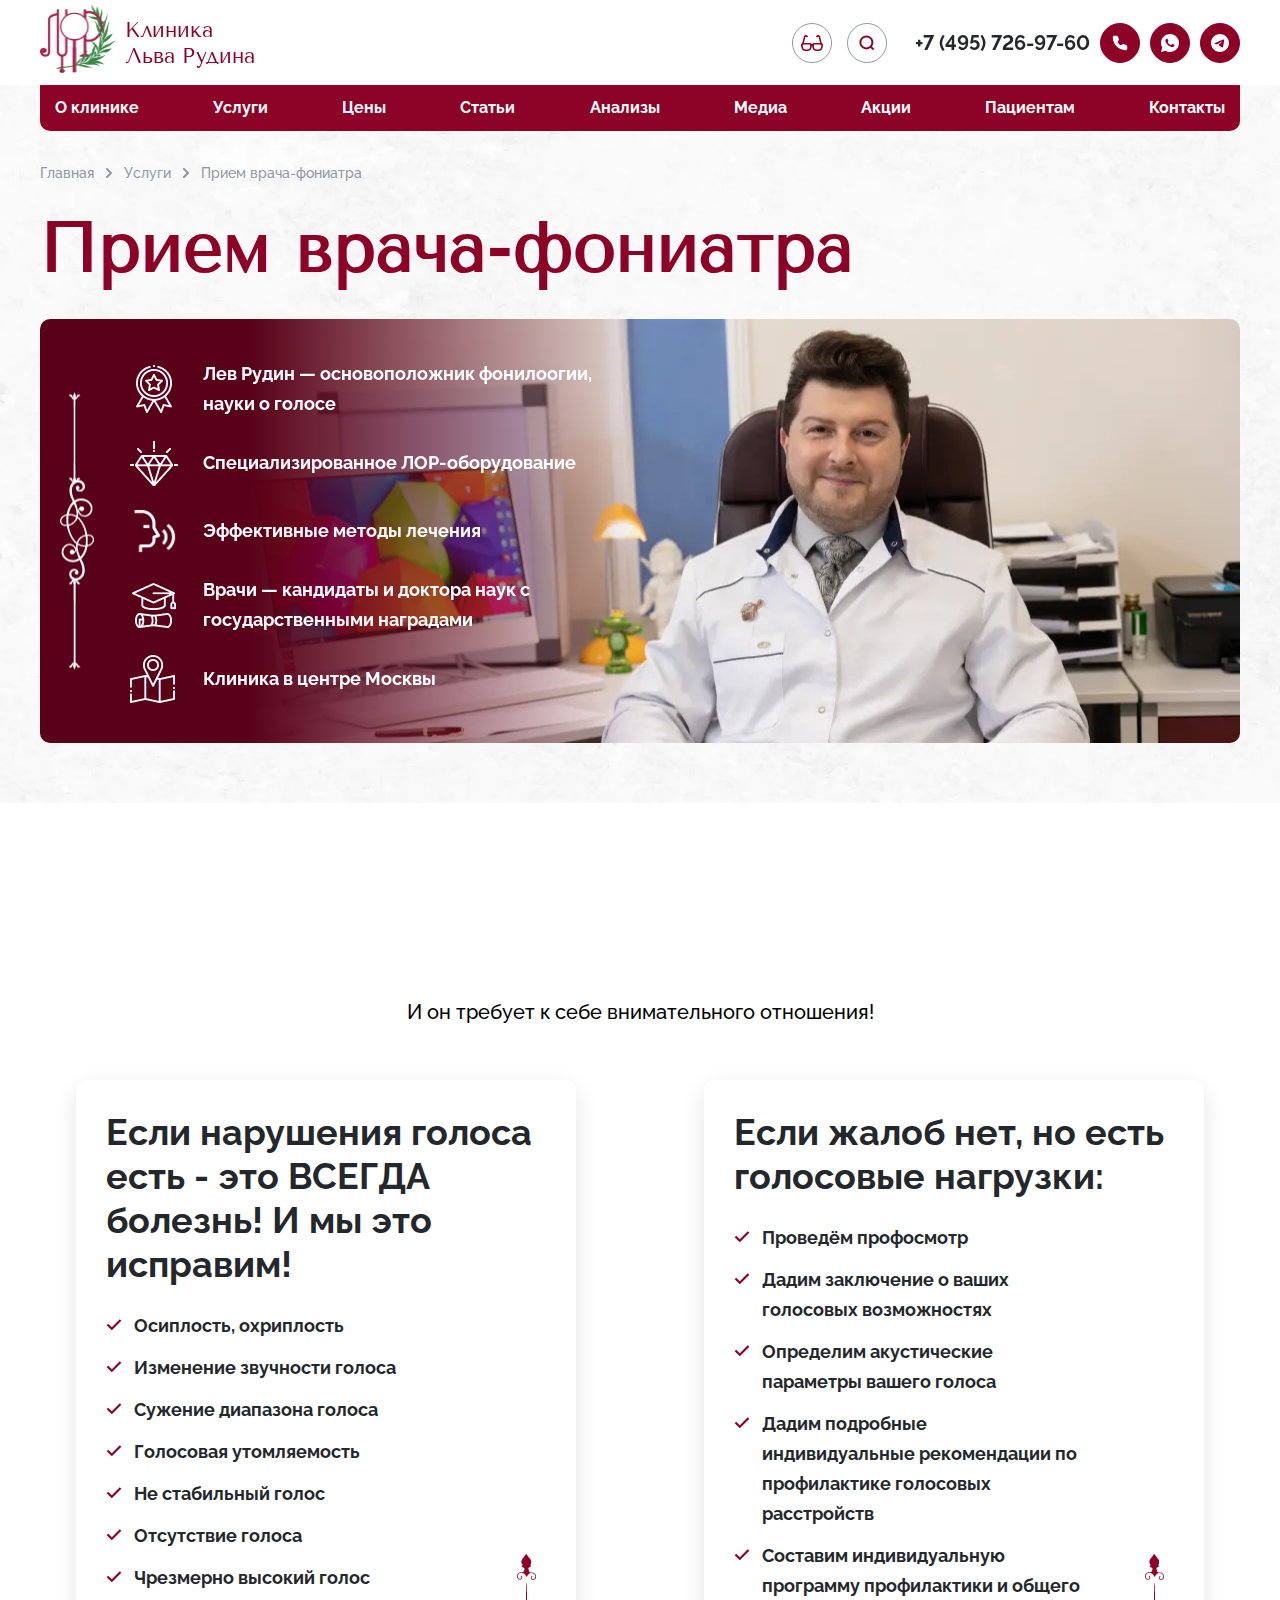
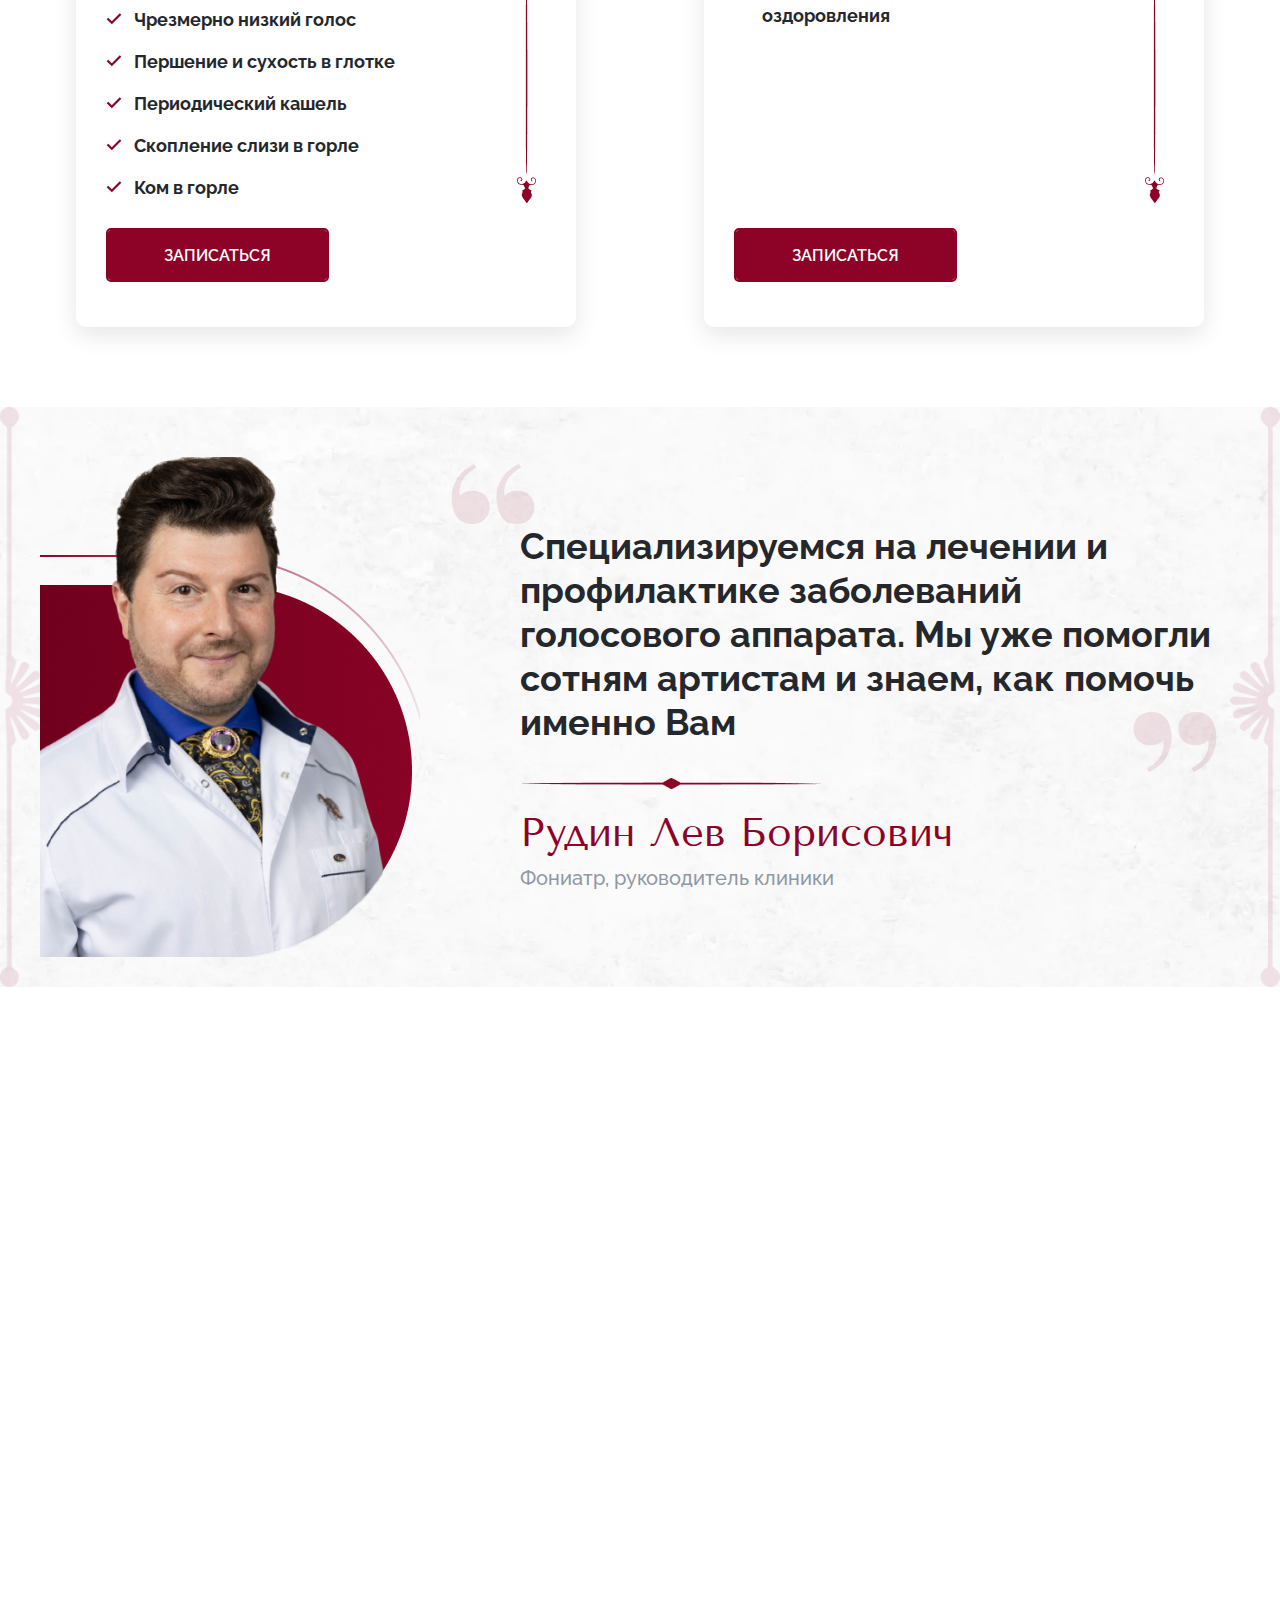
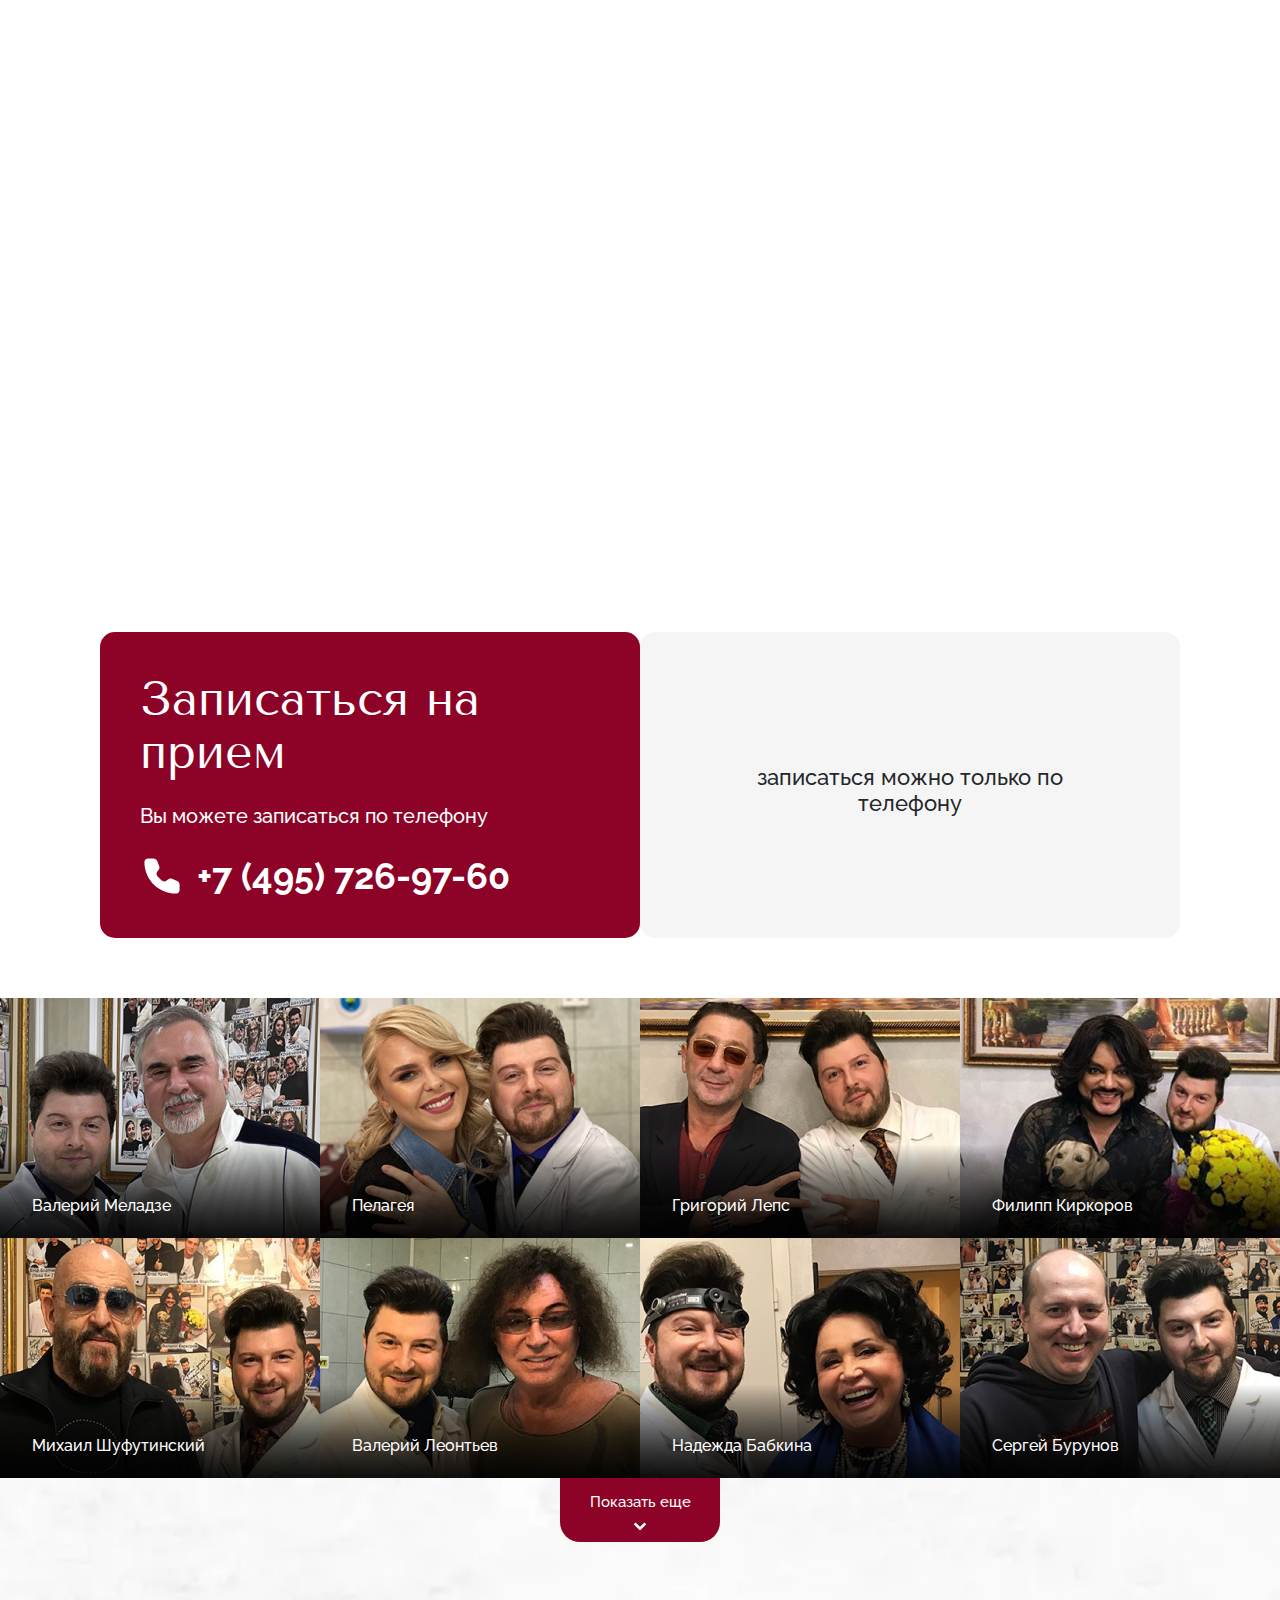
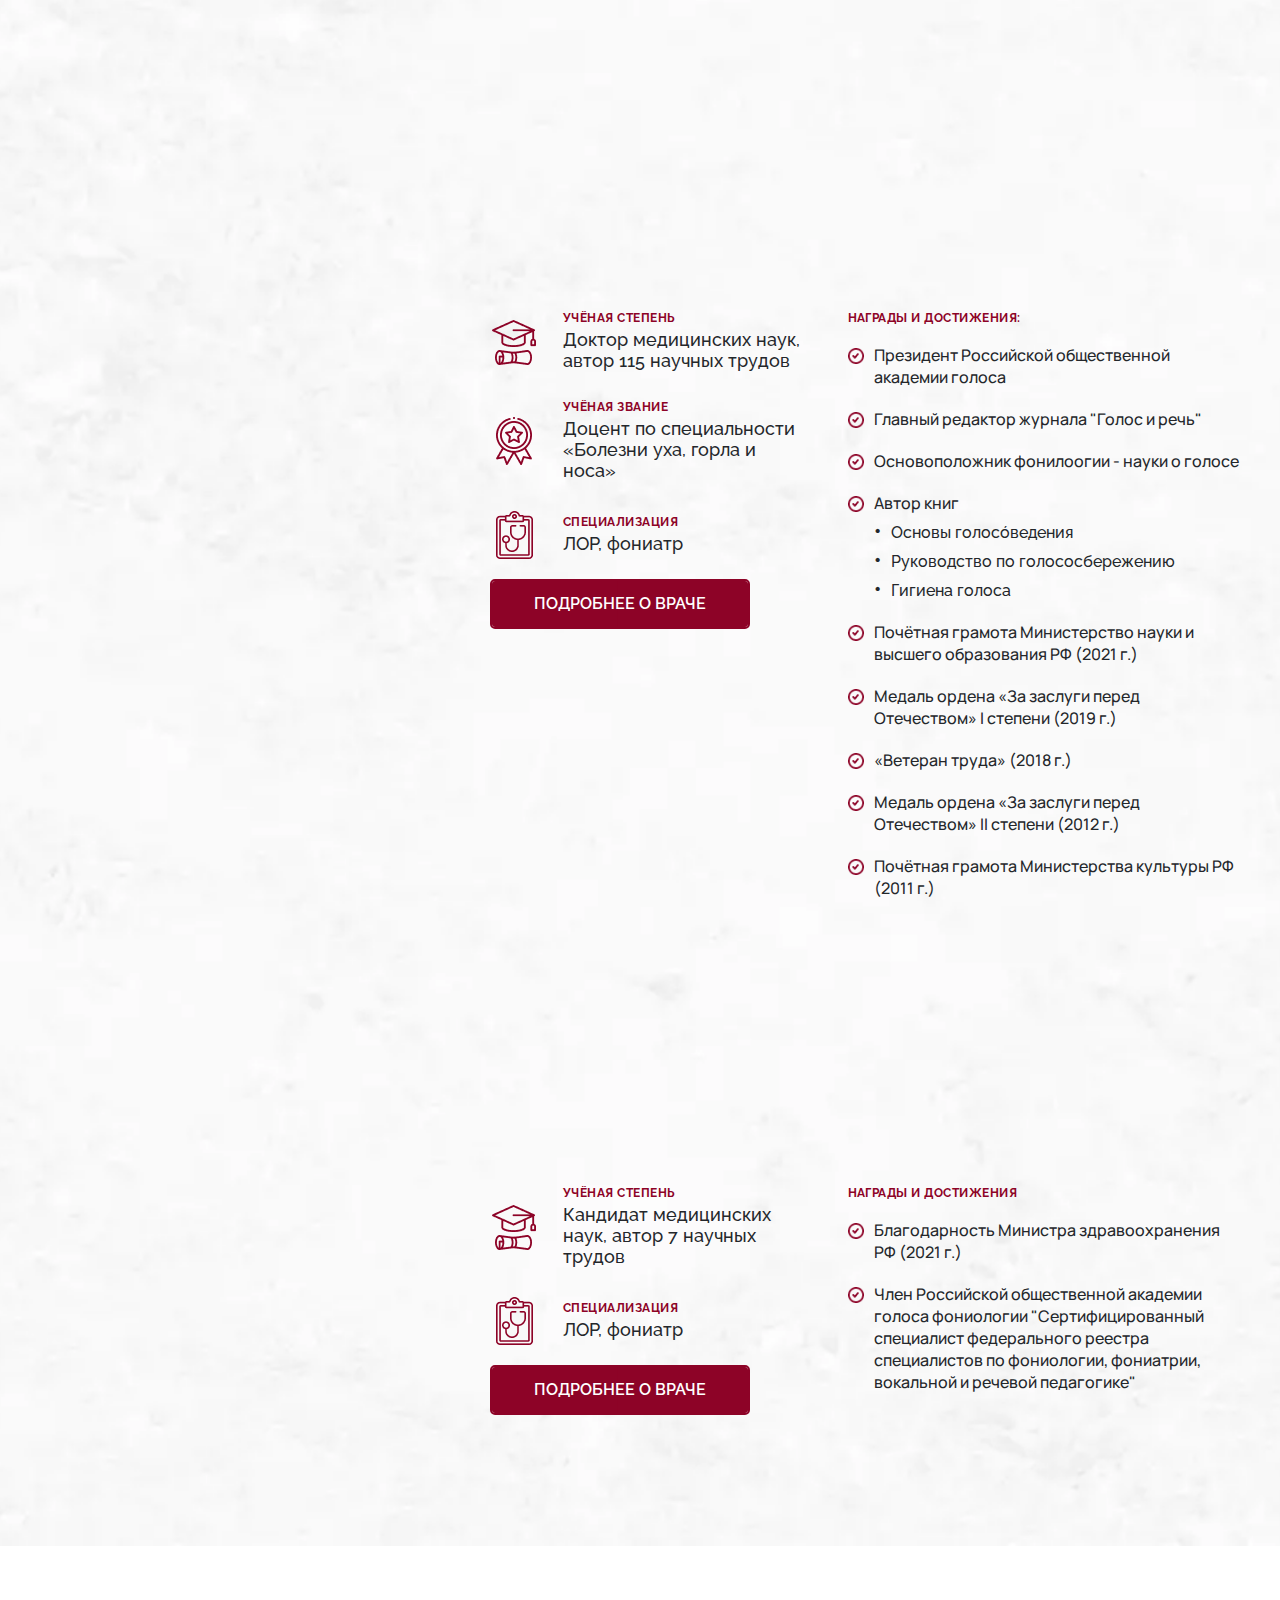
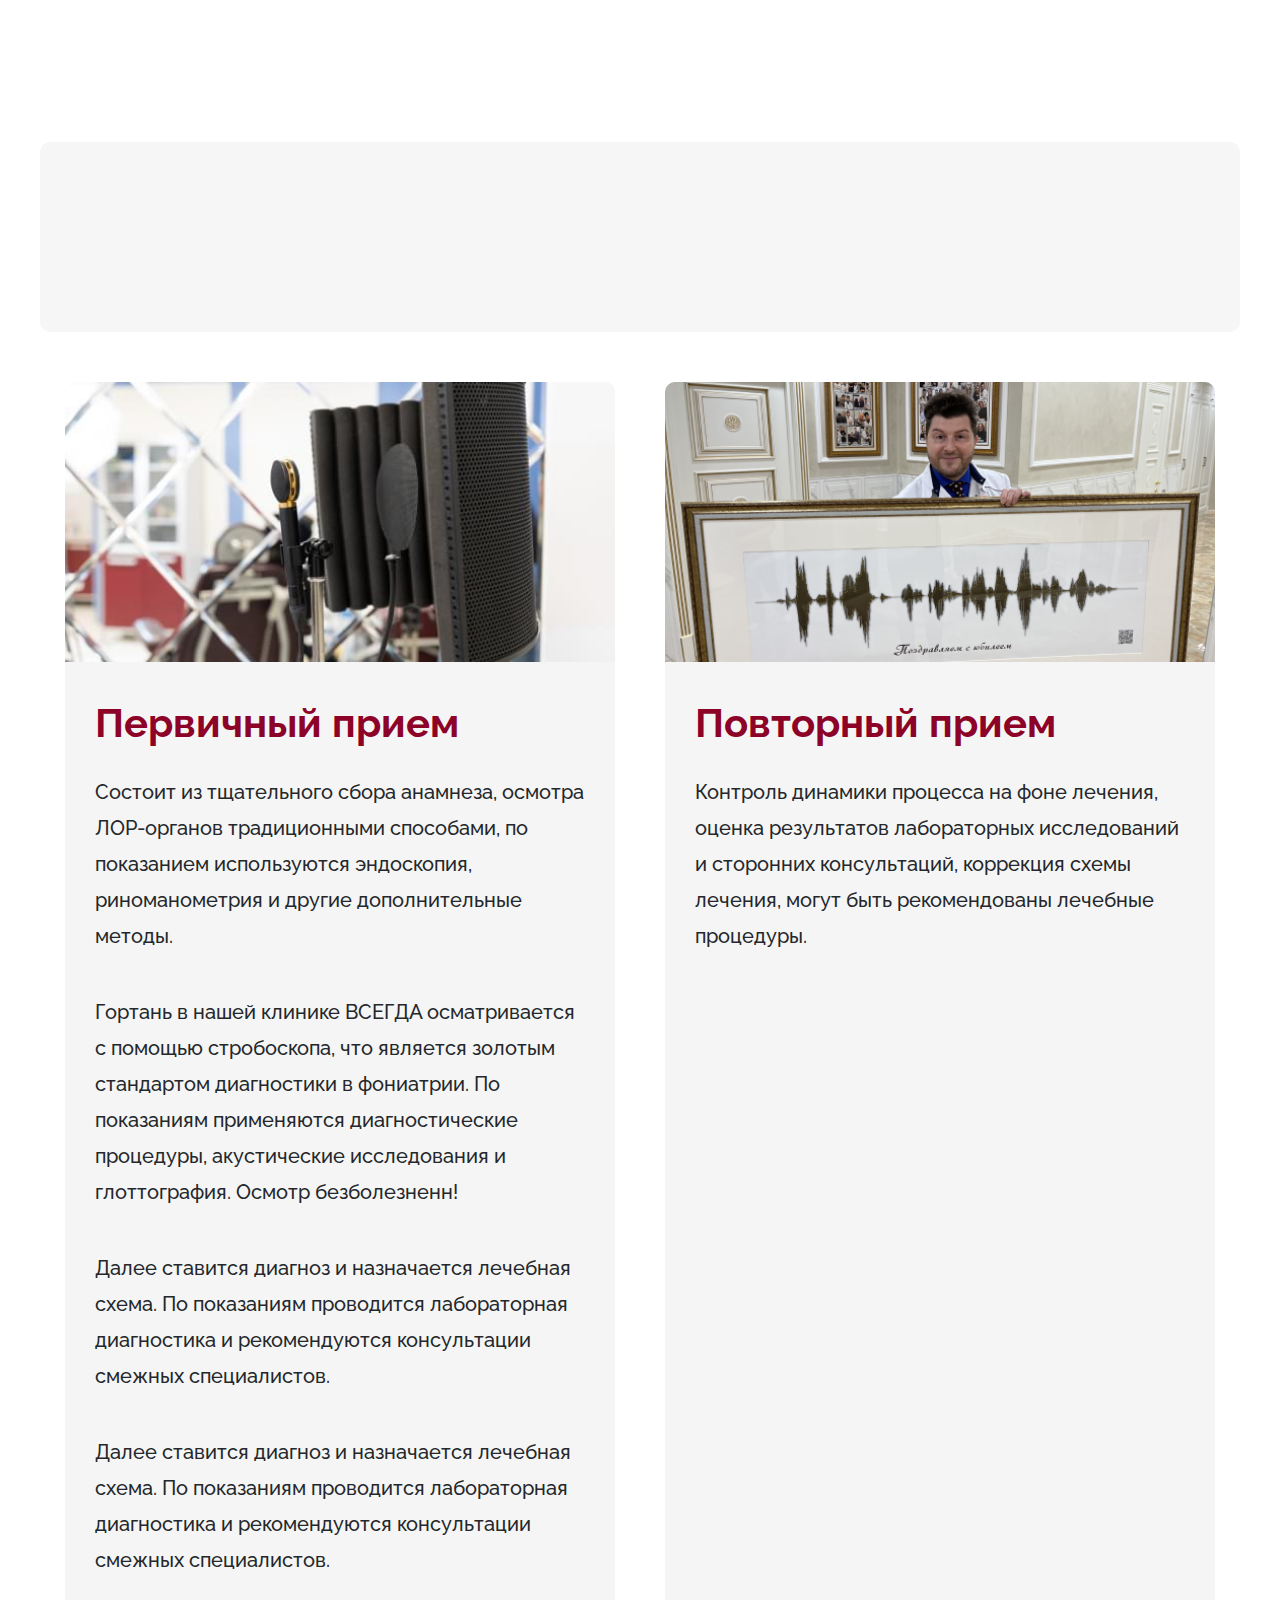
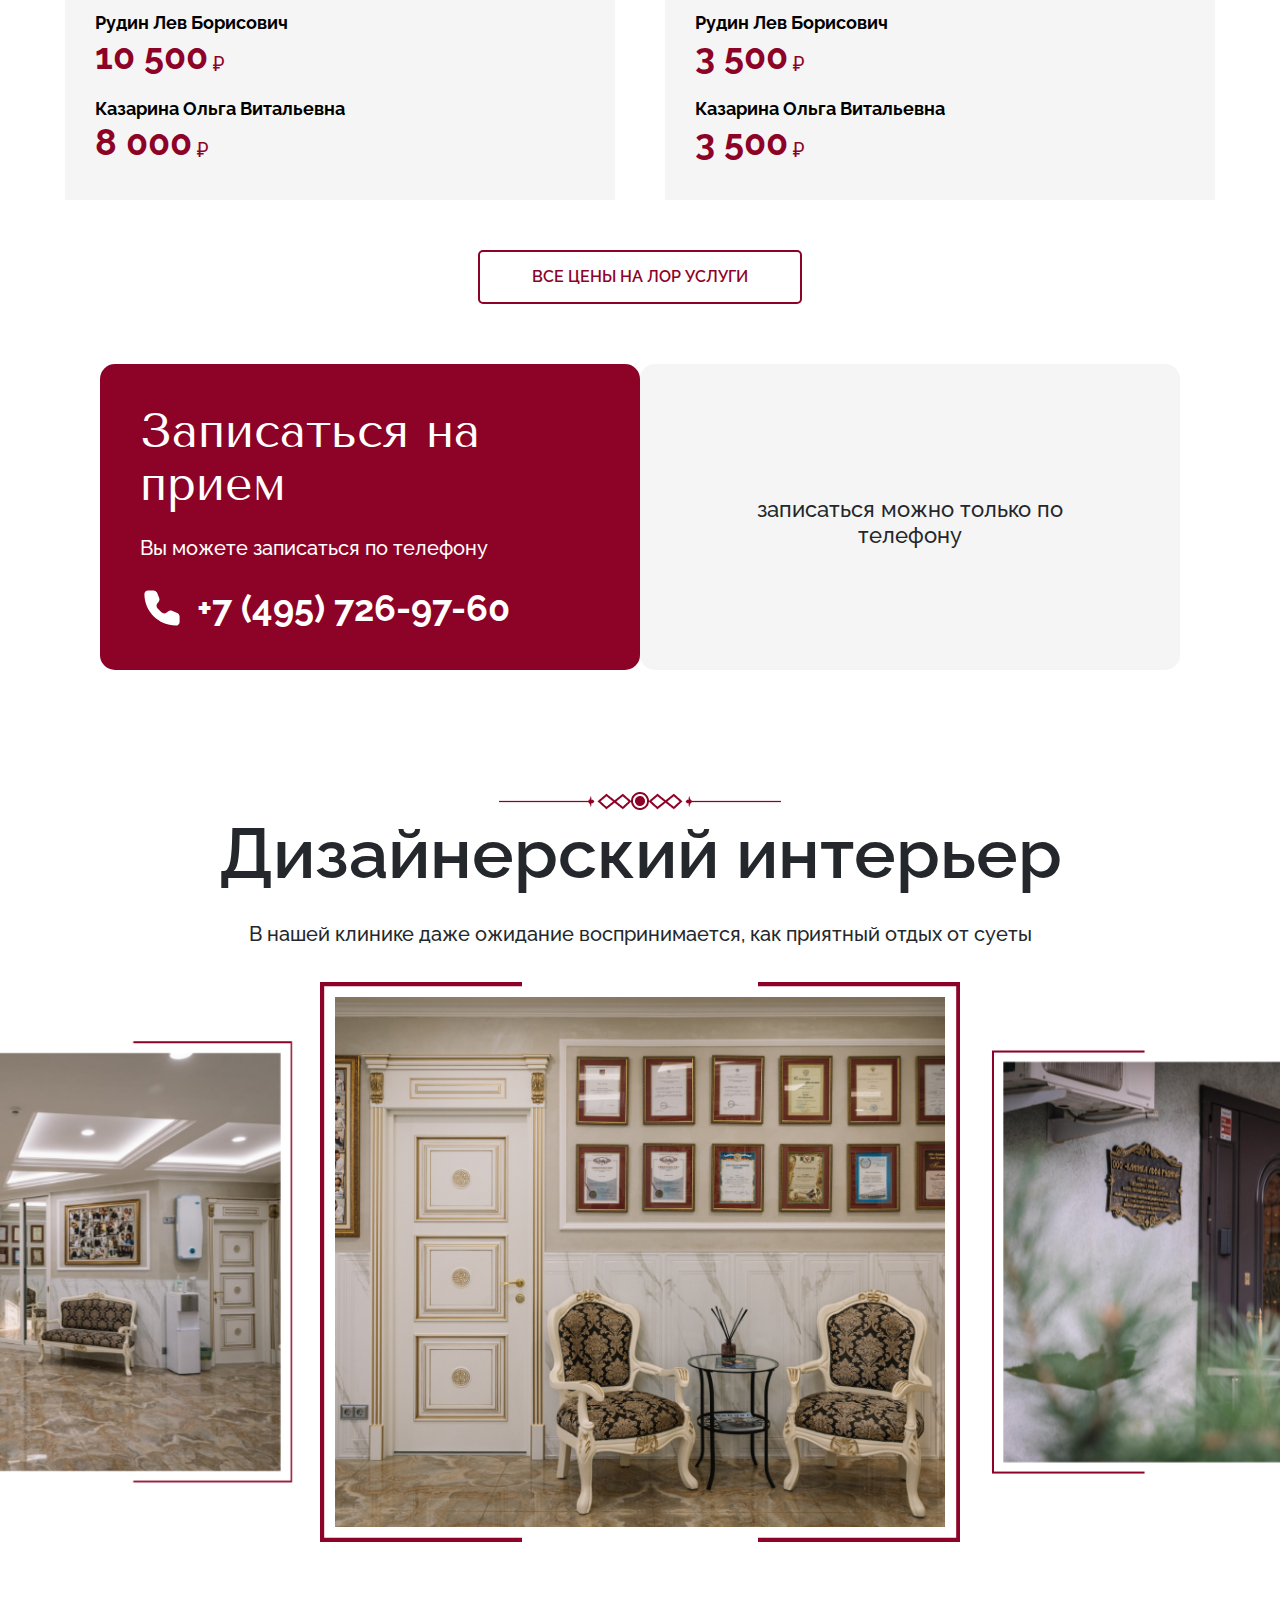
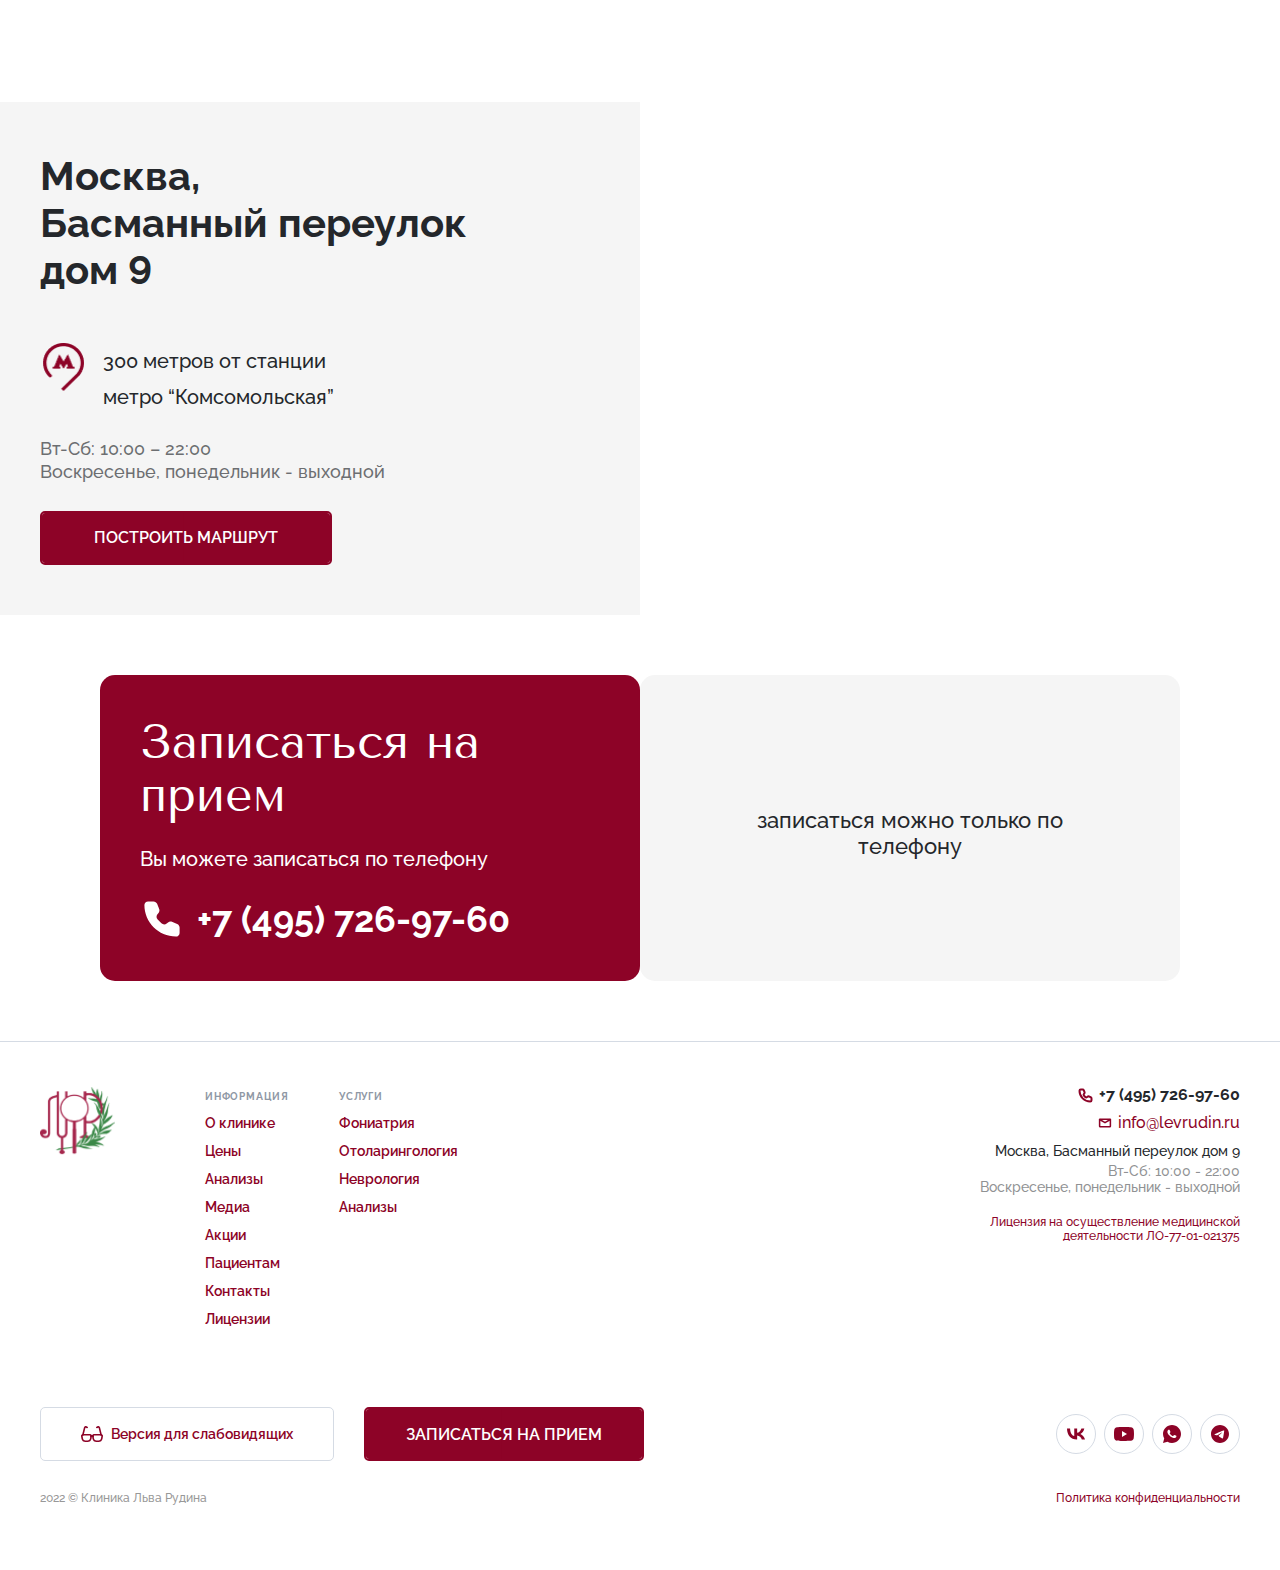
<file: phoniatre.html>
<!DOCTYPE html>
<html lang='ru'>
<head>
	<title>Прием врача-фониатра</title>
	<meta charset="UTF-8">
	<meta name="format-detection" content="telephone=no">
	<meta name="viewport" content="width=device-width, initial-scale=1.0">
	<link rel="shortcut icon" href="img/favicon/Gulp.svg">
	<link rel="stylesheet" href="https://cdn.jsdelivr.net/npm/swiper@10/swiper-bundle.min.css?_v=20231223204038" />
	<link href="https://unpkg.com/aos@2.3.1/dist/aos.css?_v=20231223204038" rel="stylesheet">
	<link rel="stylesheet" href="css/style.min.css?_v=20231223204038">
</head>

<body>
  <div class='wrapper'>
    <header class="header">
	<div class="header__body">
		<div class="header__container _container">
			<nav class="header__nav">
				<ul class="header__list">
					<li class="header__item"><a href="about.html" class="header__link link-page">О клинике</a></li>
					<li class="header__item"><a href="services.html" class="header__link link-page">Услуги</a></li>
					<li class="header__item"><a href="price.html" class="header__link link-page">Цены</a></li>
					<li class="header__item"><a href="articles.html" class="header__link link-page">Статьи</a></li>
					<li class="header__item"><a href="analyzes.html" class="header__link link-page">Анализы</a></li>
					<li class="header__item"><a href="media.html" class="header__link link-page">Медиа</a></li>
					<li class="header__item"><a href="stocks.html" class="header__link link-page">Акции</a></li>
					<li class="header__item"><a href="patients.html" class="header__link link-page">Пациентам</a></li>
					<li class="header__item"><a href="contacts.html" class="header__link link-page">Контакты</a></li>
					<div class="header__list_close"></div>
				</ul>
				<div class="header-burger">
					<span></span>
					<span></span>
					<span></span>
				</div>
			</nav>

			<div class="header__content">
				<a href="index.html" class="header__logo" data-aos="fade-down">
					<img src="img/logo.png" alt="logo">
					<span class="header__logo-text">Клиника<br> Льва Рудина</span>
				</a>
				<div class="header__content-controls">
					<button class="header__visuallyImpaired header-controls-btn" data-aos="zoom-in" data-aos-delay="100">
						<svg class='icon'>
							<use xlink:href='img/svg/sprite.svg#glasses'></use>
						</svg>
					</button>
					<form class="header__form">
						<input type="search" name="search" class="header__form_search" placeholder="поиск">
						<span class="header__form_btn header-controls-btn">
							<svg class='icon'>
								<use xlink:href='img/svg/sprite.svg#search'></use>
							</svg>
						</span>
					</form>
				</div>

				<a href="tel:74957269760" class="header__tel" data-aos="fade-down" data-aos-delay="200">+7 (495) 726-97-60</a>

				<div class="header__messengers" data-da=".header__nav,767.98,first">
					<button class="header__messengers_link modal-btn-active" data-aos="zoom-in" data-aos-delay="300">
						<svg class='icon'>
							<use xlink:href='img/svg/sprite.svg#tel'></use>
						</svg>
					</button>
					<a href="https://wa.me/74957269760" class="header__messengers_link" data-aos="zoom-in" data-aos-delay="350"
						target="_blank">
						<svg xmlns="http://www.w3.org/2000/svg" viewBox="0 0 18 18" class="icon">
							<path
								d="M9.00001 0C13.9707 0 18 4.0293 18 8.99999C18 13.9707 13.9707 18 9.00001 18C7.40951 18.0026 5.847 17.5816 4.47301 16.7805L0.00361266 18L1.22041 13.5288C0.418596 12.1544 -0.00264454 10.5912 1.24922e-05 8.99999C1.24922e-05 4.0293 4.02931 0 9.00001 0ZM5.93281 4.77L5.75281 4.7772C5.63628 4.78429 5.52239 4.81491 5.41801 4.8672C5.32038 4.92248 5.23126 4.9916 5.15341 5.0724C5.04541 5.1741 4.98421 5.2623 4.91851 5.3478C4.58562 5.78061 4.40638 6.31198 4.40911 6.858C4.41091 7.299 4.52611 7.72829 4.70611 8.12969C5.07421 8.94149 5.67991 9.80099 6.47911 10.5975C6.67171 10.7892 6.86071 10.9818 7.06411 11.1609C8.05716 12.0352 9.24053 12.6657 10.5201 13.0023L11.0313 13.0806C11.1978 13.0896 11.3643 13.077 11.5317 13.0689C11.7938 13.0554 12.0498 12.9844 12.2814 12.861C12.3993 12.8003 12.5143 12.7342 12.6261 12.663C12.6261 12.663 12.6648 12.6378 12.7386 12.582C12.8601 12.492 12.9348 12.4281 13.0356 12.3228C13.1103 12.2454 13.1751 12.1545 13.2246 12.051C13.2948 11.9043 13.365 11.6244 13.3938 11.3913C13.4154 11.2131 13.4091 11.1159 13.4064 11.0556C13.4028 10.9593 13.3227 10.8594 13.2354 10.8171L12.7116 10.5822C12.7116 10.5822 11.9286 10.2411 11.4498 10.0233C11.3997 10.0014 11.346 9.98891 11.2914 9.98639C11.2298 9.98007 11.1676 9.987 11.1089 10.0067C11.0503 10.0264 10.9965 10.0585 10.9512 10.1007C10.9467 10.0989 10.8864 10.1502 10.2357 10.9386C10.1984 10.9888 10.1469 11.0267 10.0879 11.0475C10.0289 11.0684 9.96509 11.0712 9.90451 11.0556C9.84588 11.0399 9.78843 11.02 9.7326 10.9962C9.62101 10.9494 9.58231 10.9314 9.50581 10.899C8.98927 10.6736 8.51103 10.369 8.08831 9.99629C7.97491 9.89729 7.86961 9.78929 7.76161 9.68489C7.40754 9.3458 7.09896 8.9622 6.84361 8.54369L6.79051 8.45819C6.75237 8.40074 6.72153 8.33877 6.69871 8.27369C6.66451 8.14139 6.75361 8.03519 6.75361 8.03519C6.75361 8.03519 6.97231 7.79579 7.07401 7.66619C7.17301 7.54019 7.25671 7.4178 7.31071 7.3305C7.41691 7.1595 7.45021 6.984 7.39441 6.8481C7.14241 6.2325 6.88141 5.6196 6.61321 5.0112C6.56011 4.8906 6.40261 4.8042 6.25951 4.7871C6.21091 4.7817 6.16231 4.7763 6.11371 4.7727C5.99284 4.76669 5.87173 4.76789 5.75101 4.7763L5.93191 4.7691L5.93281 4.77Z" />
						</svg>
					</a>
					<a href="" class="header__messengers_link" data-aos="zoom-in" data-aos-delay="400" target="_blank">
						<svg xmlns="http://www.w3.org/2000/svg" viewBox="0 0 18 18" class="icon">
							<path
								d="M9 0C4.032 0 0 4.032 0 9C0 13.968 4.032 18 9 18C13.968 18 18 13.968 18 9C18 4.032 13.968 0 9 0ZM13.176 6.12C13.041 7.542 12.456 10.998 12.159 12.591C12.033 13.266 11.781 13.491 11.547 13.518C11.025 13.563 10.629 13.176 10.125 12.843C9.333 12.321 8.883 11.997 8.118 11.493C7.227 10.908 7.803 10.584 8.316 10.062C8.451 9.927 10.755 7.83 10.8 7.641C10.8063 7.61237 10.8054 7.58265 10.7976 7.55442C10.7897 7.52619 10.7751 7.5003 10.755 7.479C10.701 7.434 10.629 7.452 10.566 7.461C10.485 7.479 9.225 8.316 6.768 9.972C6.408 10.215 6.084 10.341 5.796 10.332C5.472 10.323 4.86 10.152 4.401 9.999C3.834 9.819 3.393 9.72 3.429 9.405C3.447 9.243 3.672 9.081 4.095 8.91C6.723 7.767 8.469 7.011 9.342 6.651C11.844 5.607 12.357 5.427 12.699 5.427C12.771 5.427 12.942 5.445 13.05 5.535C13.14 5.607 13.167 5.706 13.176 5.778C13.167 5.832 13.185 5.994 13.176 6.12Z" />
						</svg>
					</a>
				</div>
			</div>
		</div>
	</div>
</header>
    <main class='main'>
      <section class="doctor section section-bg">
        <div class="doctor__container _container">
          <div class="doctor__body">
            <ul class="path">
              <li class="path__li">
                <a href="index.html" class="path__link">Главная</a>
              </li>
              <svg xmlns="http://www.w3.org/2000/svg" width="6" height="10" viewBox="0 0 6 10" fill="none">
                <path d="M1 1L5 5L1 9" stroke="#8F98A5" stroke-width="2" stroke-linecap="round"
                  stroke-linejoin="round" />
              </svg>
              <li class="path__li">
                <a href="index.html" class="path__link">Услуги</a>
              </li>
              <svg xmlns="http://www.w3.org/2000/svg" width="6" height="10" viewBox="0 0 6 10" fill="none">
                <path d="M1 1L5 5L1 9" stroke="#8F98A5" stroke-width="2" stroke-linecap="round"
                  stroke-linejoin="round" />
              </svg>
              <li class="path__li">
                <a href="phoniatre.html" class="path__link">Прием врача-фониатра</a>
              </li>
            </ul>
            <h1 class="doctor__title h1" data-aos="fade-down">Прием врача-фониатра</h1>
            <div class="doctor__content doctor-bg-1">
              <img src="img/icons/decor-4.png" alt="decor" class="decor">
              <ul class="doctor__list">
                <li class="doctor__li" data-aos="fade-right">
                  <img src="img/icons/icon-white-2.png" alt="intro-list">
                  <p>Лев Рудин — основоположник фонилоогии, науки о голосе</p>
                </li>
                <li class="doctor__li" data-aos="fade-right" data-aos-delay="50">
                  <img src="img/icons/icon-white-3.png" alt="intro-list">
                  <p>Специализированное ЛОР-оборудование</p>
                </li>
                <li class="doctor__li" data-aos="fade-right" data-aos-delay="100">
                  <img src="img/icons/icon-white-5.png" alt="intro-list">
                  <p>Эффективные методы лечения</p>
                </li>
                <li class="doctor__li" data-aos="fade-right" data-aos-delay="150">
                  <img src="img/icons/icon-white-1.png" alt="intro-list">
                  <p>Врачи — кандидаты и доктора наук
                    с государственными наградами</p>
                </li>
                <li class="doctor__li" data-aos="fade-right" data-aos-delay="200">
                  <img src="img/icons/icon-white-4.png" alt="intro-list">
                  <p>Клиника в центре Москвы</p>
                </li>
              </ul>
            </div>
          </div>
        </div>
      </section>

      <section class="voice section">
        <div class="voice__container _container">
          <div class="voice__body">
            <h2 class="voice__title h2" data-aos="fade-down">
              <img src="img/icons/title-decor.png" alt="title-decor">
              Голос - тончайший инструмент
            </h2>
            <p class="voice__subtitle">И он требует к себе внимательного отношения!</p>
            <div class="voice__content">
              <div class="voice__card max-w-500">
                <h4 class="voice__card_title">Если нарушения голоса есть - это ВСЕГДА болезнь! И мы это исправим!</h4>
                <ul class="voice__card_list">
                  <li class="voice__card_li">
                    <svg class='icon'>
                      <use xlink:href='img/svg/sprite.svg#check'></use>
                    </svg>
                    <span>Осиплость, охриплость</span>
                  </li>
                  <li class="voice__card_li">
                    <svg class='icon'>
                      <use xlink:href='img/svg/sprite.svg#check'></use>
                    </svg>
                    <span>Изменение звучности голоса</span>
                  </li>
                  <li class="voice__card_li">
                    <svg class='icon'>
                      <use xlink:href='img/svg/sprite.svg#check'></use>
                    </svg>
                    <span>Сужение диапазона голоса</span>
                  </li>
                  <li class="voice__card_li">
                    <svg class='icon'>
                      <use xlink:href='img/svg/sprite.svg#check'></use>
                    </svg>
                    <span>Голосовая утомляемость</span>
                  </li>
                  <li class="voice__card_li">
                    <svg class='icon'>
                      <use xlink:href='img/svg/sprite.svg#check'></use>
                    </svg>
                    <span>Не стабильный голос</span>
                  </li>
                  <li class="voice__card_li">
                    <svg class='icon'>
                      <use xlink:href='img/svg/sprite.svg#check'></use>
                    </svg>
                    <span>Отсутствие голоса</span>
                  </li>
                  <li class="voice__card_li">
                    <svg class='icon'>
                      <use xlink:href='img/svg/sprite.svg#check'></use>
                    </svg>
                    <span>Чрезмерно высокий голос</span>
                  </li>
                  <li class="voice__card_li">
                    <svg class='icon'>
                      <use xlink:href='img/svg/sprite.svg#check'></use>
                    </svg>
                    <span>Чрезмерно низкий голос</span>
                  </li>
                  <li class="voice__card_li">
                    <svg class='icon'>
                      <use xlink:href='img/svg/sprite.svg#check'></use>
                    </svg>
                    <span>Першение и сухость в глотке</span>
                  </li>
                  <li class="voice__card_li">
                    <svg class='icon'>
                      <use xlink:href='img/svg/sprite.svg#check'></use>
                    </svg>
                    <span>Периодический кашель</span>
                  </li>
                  <li class="voice__card_li">
                    <svg class='icon'>
                      <use xlink:href='img/svg/sprite.svg#check'></use>
                    </svg>
                    <span>Скопление слизи в горле</span>
                  </li>
                  <li class="voice__card_li">
                    <svg class='icon'>
                      <use xlink:href='img/svg/sprite.svg#check'></use>
                    </svg>
                    <span>Ком в горле</span>
                  </li>
                  <img src="img/icons/decor-5.png" alt="decor" class="img-decor">
                </ul>
                <button class="voice__card_button modal-btn-active button hover">Записаться</button>
              </div>
              <div class="voice__card max-w-500">
                <h4 class="voice__card_title">Если жалоб нет, но есть голосовые нагрузки:</h4>
                <ul class="voice__card_list">
                  <li class="voice__card_li">
                    <svg class='icon'>
                      <use xlink:href='img/svg/sprite.svg#check'></use>
                    </svg>
                    <span>Проведём профосмотр</span>
                  </li>
                  <li class="voice__card_li">
                    <svg class='icon'>
                      <use xlink:href='img/svg/sprite.svg#check'></use>
                    </svg>
                    <span>Дадим заключение о ваших голосовых возможностях</span>
                  </li>
                  <li class="voice__card_li">
                    <svg class='icon'>
                      <use xlink:href='img/svg/sprite.svg#check'></use>
                    </svg>
                    <span>Определим акустические параметры вашего голоса</span>
                  </li>
                  <li class="voice__card_li">
                    <svg class='icon'>
                      <use xlink:href='img/svg/sprite.svg#check'></use>
                    </svg>
                    <span>Дадим подробные индивидуальные рекомендации по профилактике голосовых расстройств</span>
                  </li>
                  <li class="voice__card_li">
                    <svg class='icon'>
                      <use xlink:href='img/svg/sprite.svg#check'></use>
                    </svg>
                    <span>Составим индивидуальную программу профилактики и общего оздоровления</span>
                  </li>
                  <img src="img/icons/decor-5.png" alt="decor" class="img-decor">
                </ul>
                <button class="voice__card_button modal-btn-active button hover">Записаться</button>
              </div>
            </div>
          </div>
        </div>
      </section>

      <section class="about section section-bg">
        <img src="img/icons/decor-6.png" alt="decor" class="img-decor">
        <img src="img/icons/decor-6.png" alt="decor" class="img-decor">
        <div class="about__container _container">
          <div class="about__body">
            <div class="about__wpImg" data-da=".about__content,670,first">
              <img src="img/rudin_new.png" alt="Рудин Лев Борисович">
            </div>
            <div class="about__content">
              <blockquote class="about__blockquote">
                <svg class='icon'>
                  <use xlink:href='img/svg/sprite.svg#quotation'></use>
                </svg>
                Специализируемся на лечении
                и профилактике заболеваний голосового аппарата. Мы уже помогли сотням артистам и знаем, как помочь
                именно
                Вам
                <svg class='icon'>
                  <use xlink:href='img/svg/sprite.svg#quotation'></use>
                </svg>
              </blockquote>
              <div class="about__wpText">
                <span class="about__name">
                  <img src="img/icons/intro-decor.png" alt="decor">
                  Рудин Лев Борисович</span>
                <span class="about__post">Фониатр, руководитель клиники</span>
              </div>
            </div>
          </div>
        </div>
      </section>

      <section class="recovering section">
        <div class="recovering__container _container">
          <div class="recovering__body">
            <h2 class="recovering__title h2" data-aos="fade-down">
              <img src="img/icons/title-decor.png" alt="title-decor">
              Единственная специализированная фониатрическая клиника
            </h2>

            <div class="recovering__content">
              <img src="img/services-bg.png" alt="services-bg" class="recovering__bg img-decors bg-1">
              <img src="img/services-bg.png" alt="services-bg" class="recovering__bg img-decors bg-2">
              <div class="recovering__item" data-aos="fade-right">
                <div class="recovering__item_wpImg">
                  <img src="img/LIM_2295.jpg" alt="recovering">
                </div>
                <div class="recovering__item_content">
                  <h4 class="recovering__item_title">Уникальное фониатрическое оборудование</h4>
                  <p class="recovering__item_text">Комплексный подход, лучшие отечественные традиции, авторские
                    и запатентованные способы лечения и профилактики</p>
                </div>
              </div>
              <div class="recovering__item" data-aos="fade-right" data-aos-delay="50">
                <div class="recovering__item_wpImg">
                  <img src="img/recovering-2.png" alt="recovering">
                </div>
                <div class="recovering__item_content">
                  <h4 class="recovering__item_title">Уникальные фониатрические методики</h4>
                  <p class="recovering__item_text">Комплексный подход, лучшие отечественные традиции, авторские
                    и запатентованные способы лечения и профилактики</p>
                </div>
              </div>
              <div class="recovering__item" data-aos="fade-right" data-aos-delay="100">
                <div class="recovering__item_wpImg">
                  <img src="img/LIM_2563.jpg" alt="recovering">
                </div>
                <div class="recovering__item_content">
                  <h4 class="recovering__item_title">Ведущие врачи России</h4>
                  <p class="recovering__item_text">Специалисты клиники - единственные на сегодняшний день носители и
                    продолжатели лучших традиций отечественной фониатрической школы</p>
                </div>
              </div>
            </div>
          </div>
        </div>
      </section>

      <section class="record section">
        <div class="record__container _container">
          <div class="record__body">
            <div class="record__content">
              <div class="record__block">
                <h4 class="record__title">Записаться на прием</h4>
                <span>Вы можете записаться по телефону</span>
                <div class="record__block-bottom">
                  <svg class='icon'>
                    <use xlink:href='img/svg/sprite.svg#tel'></use>
                  </svg>
                  <a href="tel:74957269760" class="record__tel">+7 (495) 726-97-60</a>
                </div>
              </div>
              <form class="record__form form-record" data-form="record">
                <div class="record__form_unavailable"><span>записаться можно только по телефону</span></div>
                <div class="record__form_info _none">
                  <img src="img/icons/tabler.png" alt="tabler">
                  <span>через форму онлайн-записи</span>
                </div>
                <div class="record__form_row _none">
                  <div class="record__form_wpInput wpInput">
                    <input type="text" name="name" class="record__form_input input" placeholder="Имя">
                  </div>
                  <div class="record__form_wpInput wpInput">
                    <input type="tel" name="phone" class="record__form_input input" inputmode="tel"
                      placeholder="Телефон">
                  </div>
                </div>
                <button type="submit" class="record__form_button button hover _none">Записаться</button>
                <label class="record__form_bottom wpCheckbox-label _none">
                  <input type="checkbox" name="privacy-policy" class="input-checkbox" id="privacy-policy" checked>
                  <label for="privacy-policy" class="record__form_checkbox-label checkbox-label"></label>
                  <p class="record__form_text">согласен на обработку персональных данных</p>
                </label>
              </form>
            </div>
          </div>
        </div>
      </section>

      <section class="gallery">
        <div class="gallery__container _container">
          <div class="gallery__body">
            <div class="gallery__content">
              <a class="gallery__tile" href="img/gallery-1.png">
                <img src="img/gallery-1.png" alt="gallery">
                <span class="gallery__tile-name">Валерий Меладзе</span>
                <div class="gallery__tile-zoom">
                  <svg class='icon'>
                    <use xlink:href='img/svg/sprite.svg#zoom'></use>
                  </svg>
                </div>
              </a>
              <a class="gallery__tile" href="img/gallery-2.png">
                <img src="img/gallery-2.png" alt="gallery">
                <span class="gallery__tile-name">Пелагея</span>
                <div class="gallery__tile-zoom">
                  <svg class='icon'>
                    <use xlink:href='img/svg/sprite.svg#zoom'></use>
                  </svg>
                </div>
              </a>
              <a class="gallery__tile" href="img/gallery-3.png">
                <img src="img/gallery-3.png" alt="gallery">
                <span class="gallery__tile-name">Григорий Лепс</span>
                <div class="gallery__tile-zoom">
                  <svg class='icon'>
                    <use xlink:href='img/svg/sprite.svg#zoom'></use>
                  </svg>
                </div>
              </a>
              <a class="gallery__tile" href="img/gallery-4.png">
                <img src="img/gallery-4.png" alt="gallery">
                <span class="gallery__tile-name">Филипп Киркоров</span>
                <div class="gallery__tile-zoom">
                  <svg class='icon'>
                    <use xlink:href='img/svg/sprite.svg#zoom'></use>
                  </svg>
                </div>
              </a>
              <a class="gallery__tile" href="img/gallery-5.png">
                <img src="img/gallery-5.png" alt="gallery">
                <span class="gallery__tile-name">Михаил Шуфутинский</span>
                <div class="gallery__tile-zoom">
                  <svg class='icon'>
                    <use xlink:href='img/svg/sprite.svg#zoom'></use>
                  </svg>
                </div>
              </a>
              <a class="gallery__tile" href="img/gallery-6.png">
                <img src="img/gallery-6.png" alt="gallery">
                <span class="gallery__tile-name">Валерий Леонтьев</span>
                <div class="gallery__tile-zoom">
                  <svg class='icon'>
                    <use xlink:href='img/svg/sprite.svg#zoom'></use>
                  </svg>
                </div>
              </a>
              <a class="gallery__tile" href="img/gallery-7.png">
                <img src="img/gallery-7.png" alt="gallery">
                <span class="gallery__tile-name">Надежда Бабкина</span>
                <div class="gallery__tile-zoom">
                  <svg class='icon'>
                    <use xlink:href='img/svg/sprite.svg#zoom'></use>
                  </svg>
                </div>
              </a>
              <a class="gallery__tile" href="img/gallery-10.png">
                <img src="img/gallery-10.png" alt="gallery">
                <span class="gallery__tile-name">Сергей Бурунов</span>
                <div class="gallery__tile-zoom">
                  <svg class='icon'>
                    <use xlink:href='img/svg/sprite.svg#zoom'></use>
                  </svg>
                </div>
              </a>
              <a class="gallery__tile" href="img/gallery-11.jpg">
                <img src="img/gallery-11.jpg" alt="gallery">
                <span class="gallery__tile-name">Владимир Машков</span>
                <div class="gallery__tile-zoom">
                  <svg class='icon'>
                    <use xlink:href='img/svg/sprite.svg#zoom'></use>
                  </svg>
                </div>
              </a>
              <a class="gallery__tile" href="img/gallery-12.jpg">
                <img src="img/gallery-12.jpg" alt="gallery">
                <span class="gallery__tile-name">Игорь Николаев</span>
                <div class="gallery__tile-zoom">
                  <svg class='icon'>
                    <use xlink:href='img/svg/sprite.svg#zoom'></use>
                  </svg>
                </div>
              </a>
              <a class="gallery__tile" href="img/gallery-13.jpg">
                <img src="img/gallery-13.jpg" alt="gallery">
                <span class="gallery__tile-name">Нонна Гришаева</span>
                <div class="gallery__tile-zoom">
                  <svg class='icon'>
                    <use xlink:href='img/svg/sprite.svg#zoom'></use>
                  </svg>
                </div>
              </a>
              <a class="gallery__tile" href="img/gallery-16.jpg">
                <img src="img/gallery-16.jpg" alt="gallery">
                <span class="gallery__tile-name">Олег Меньшиков</span>
                <div class="gallery__tile-zoom">
                  <svg class='icon'>
                    <use xlink:href='img/svg/sprite.svg#zoom'></use>
                  </svg>
                </div>
              </a>
              <a class="gallery__tile" href="img/image-11-12-23-03-14.jpg">
                <img src="img/image-11-12-23-03-14.jpg" alt="gallery">
                <span class="gallery__tile-name">Олег Газманов</span>
                <div class="gallery__tile-zoom">
                  <svg class='icon'>
                    <use xlink:href='img/svg/sprite.svg#zoom'></use>
                  </svg>
                </div>
              </a>
              <a class="gallery__tile" href="img/image-11-12-23-03-14.jpg">
                <img src="img/image-11-12-23-03-14-1.jpg" alt="gallery">
                <span class="gallery__tile-name">Ильдар Абдразаков</span>
                <div class="gallery__tile-zoom">
                  <svg class='icon'>
                    <use xlink:href='img/svg/sprite.svg#zoom'></use>
                  </svg>
                </div>
              </a>
              <a class="gallery__tile" href="img/image-11-12-23-03-14-2.jpg">
                <img src="img/image-11-12-23-03-14-2.jpg" alt="gallery">
                <span class="gallery__tile-name">Владимир Кристовский</span>
                <div class="gallery__tile-zoom">
                  <svg class='icon'>
                    <use xlink:href='img/svg/sprite.svg#zoom'></use>
                  </svg>
                </div>
              </a>
              <a class="gallery__tile" href="img/image-11-12-23-03-14-3.jpg">
                <img src="img/image-11-12-23-03-14-3.jpg" alt="gallery">
                <span class="gallery__tile-name">Екатерина Стриженова</span>
                <div class="gallery__tile-zoom">
                  <svg class='icon'>
                    <use xlink:href='img/svg/sprite.svg#zoom'></use>
                  </svg>
                </div>
              </a>
            </div>
            <button class="gallery__button">
              <span class="more">Показать еще</span>
              <span class="wrap">Свернуть</span>
              <svg xmlns="http://www.w3.org/2000/svg" viewBox="0 0 11 6">
                <path d="M9.5 1L5.5 5L1.5 1" />
              </svg>
            </button>
          </div>
        </div>
      </section>

      <section class="specialists section section-bg padding-top-120">
        <div class="specialists__container _container">
          <div class="specialists__body">
            <h2 class="specialists__title h2" data-aos="fade-down">Опытные специалисты</h2>
            <div class="specialists__content">
              <div class="specialists__specialist">
                <div class="specialists__specialist_wpImg" data-da=".specialists__specialist_content,991.98,first"
                  data-aos="fade-right">
                  <img src="img/specialist-1.png" alt="Рудин Лев Борисович">
                </div>
                <div class="specialists__specialist_content">
                  <h3 class="specialists__specialist_title" data-aos="fade-down" data-aos-delay="100">
                    <img src="img/icons/intro-decor.png" alt="intro-decor">
                    Рудин<br> Лев Борисович
                  </h3>
                  <div class="specialists__specialist_flex">
                    <div class="specialists__specialist_flex-column">
                      <ul class="specialists__specialist_list-left">
                        <li class="specialists__specialist_item-left">
                          <img src="img/icons/intro-list-3.png" alt="icon">
                          <div class="specialists__specialist_item-content">
                            <span>Учёная степень</span>
                            <p>Доктор медицинских наук, автор 115 научных трудов</p>
                          </div>
                        </li>
                        <li class="specialists__specialist_item-left">
                          <img src="img/icons/intro-list-2.png" alt="icon">
                          <div class="specialists__specialist_item-content">
                            <span>Учёная звание</span>
                            <p>Доцент по специальности «Болезни уха, горла и носа»</p>
                          </div>
                        </li>
                        <li class="specialists__specialist_item-left">
                          <img src="img/icons/intro-list-5.png" alt="icon">
                          <div class="specialists__specialist_item-content">
                            <span>специализация</span>
                            <p>ЛОР, фониатр</p>
                          </div>
                        </li>
                      </ul>
                      <a href="" class="specialists__specialist_button button hover">Подробнее о враче</a>
                    </div>
                    <div class="specialists__specialist_flex-column">
                      <h6 class="specialists__specialist_list-title">Награды и достижения:</h6>
                      <ul class="specialists__specialist_list-right">
                        <li class="specialists__specialist_item-right">
                          <img src="img/icons/check.png" alt="check">
                          <p>Президент Российской общественной академии голоса</p>
                        </li>
                        <li class="specialists__specialist_item-right">
                          <img src="img/icons/check.png" alt="check">
                          <p>Главный редактор журнала "Голос и речь"</p>
                        </li>
                        <li class="specialists__specialist_item-right">
                          <img src="img/icons/check.png" alt="check">
                          <p>Основоположник фонилоогии - науки о голосе</p>
                        </li>
                        <li class="specialists__specialist_item-right">
                          <img src="img/icons/check.png" alt="check">
                          <p>Автор книг</p>
                          <ul class="specialists__specialist_subList">
                            <li>Основы голосóведения </li>
                            <li>Руководство по голососбережению</li>
                            <li>Гигиена голоса</li>
                          </ul>
                        </li>
                        <li class="specialists__specialist_item-right">
                          <img src="img/icons/check.png" alt="check">
                          <p>Почётная грамота Министерство науки и высшего образования РФ (2021 г.)</p>
                        </li>
                        <li class="specialists__specialist_item-right">
                          <img src="img/icons/check.png" alt="check">
                          <p>Медаль ордена «За заслуги перед Отечеством» I степени (2019 г.)</p>
                        </li>
                        <li class="specialists__specialist_item-right">
                          <img src="img/icons/check.png" alt="check">
                          <p>«Ветеран труда» (2018 г.)</p>
                        </li>
                        <li class="specialists__specialist_item-right">
                          <img src="img/icons/check.png" alt="check">
                          <p>Медаль ордена «За заслуги перед Отечеством» II степени (2012 г.)</p>
                        </li>
                        <li class="specialists__specialist_item-right">
                          <img src="img/icons/check.png" alt="check">
                          <p>Почётная грамота Министерства культуры РФ (2011 г.)</p>
                        </li>
                      </ul>
                    </div>
                  </div>
                </div>
              </div>
              <div class="specialists__specialist">
                <div class="specialists__specialist_wpImg" data-da=".specialist-content-2,991.98,first"
                  data-aos="fade-right">
                  <img src="img/specialist-2.png" alt="Казарина Ольга Витальевна ">
                </div>
                <div class="specialists__specialist_content specialist-content-2">
                  <h3 class="specialists__specialist_title" data-aos="fade-down" data-aos-delay="100">
                    <img src="img/icons/intro-decor.png" alt="intro-decor">
                    Казарина<br> Ольга Витальевна
                  </h3>
                  <div class="specialists__specialist_flex">
                    <div class="specialists__specialist_flex-column">
                      <ul class="specialists__specialist_list-left">
                        <li class="specialists__specialist_item-left">
                          <img src="img/icons/intro-list-3.png" alt="icon">
                          <div class="specialists__specialist_item-content">
                            <span>Учёная степень</span>
                            <p>Кандидат медицинских наук, автор 7 научных трудов</p>
                          </div>
                        </li>
                        <li class="specialists__specialist_item-left">
                          <img src="img/icons/intro-list-5.png" alt="icon">
                          <div class="specialists__specialist_item-content">
                            <span>специализация</span>
                            <p>ЛОР, фониатр</p>
                          </div>
                        </li>
                      </ul>
                      <a href="" class="specialists__specialist_button button hover">Подробнее о враче</a>
                    </div>
                    <div class="specialists__specialist_flex-column">
                      <h6 class="specialists__specialist_list-title">Награды и достижения</h6>
                      <ul class="specialists__specialist_list-right">
                        <li class="specialists__specialist_item-right">
                          <img src="img/icons/check.png" alt="check">
                          <p>Благодарность Министра здравоохранения РФ (2021 г.)</p>
                        </li>
                        <li class="specialists__specialist_item-right">
                          <img src="img/icons/check.png" alt="check">
                          <p>Член Российской общественной академии голоса фониологии "Сертифицированный специалист
                            федерального реестра специалистов по фониологии, фониатрии, вокальной и речевой
                            педагогике"</p>
                        </li>
                      </ul>
                    </div>
                  </div>
                </div>
              </div>
            </div>
          </div>
        </div>
      </section>

      <section class="prices section">
        <div class="prices__container _container">
          <h2 class="prices__title h2" data-aos="fade-down">
            <img src="img/icons/title-decor.png" alt="title-decor">
            Цены
          </h2>
          <div class="prices__body">

            <ul class="prices__ul">
              <li class="prices__li" data-aos="flip-up">
                <img src="img/icons/icon-1.png" alt="icon">
                <p>В приоритете результат, а не количество посещений</p>
              </li>
              <li class="prices__li" data-aos="flip-up" data-aos-delay="50">
                <img src="img/icons/icon-2.png" alt="icon">
                <p>Назначаем только необходимые процедуры</p>
              </li>
              <li class="prices__li" data-aos="flip-up" data-aos-delay="100">
                <img src="img/icons/icon-3.png" alt="icon">
                <p>Используем самые современные методы диагностики и лечения</p>
              </li>
            </ul>

            <div class="prices__content">
              <div class="prices__card">
                <div class="prices__card_wpImg">
                  <img src="img/prices-1.jpg" alt="prices-img">
                </div>
                <div class="prices__card_content">
                  <h4 class="prices__card_title">Первичный прием</h4>
                  <div class="prices__card_wpText">
                    <p class="prices__card_text">Состоит из тщательного сбора анамнеза, осмотра ЛОР-органов
                      традиционными способами, по показанием используются
                      эндоскопия, риноманометрия и другие дополнительные методы. </p>
                    <p class="prices__card_text">Гортань в нашей клинике ВСЕГДА осматривается с помощью
                      стробоскопа, что является золотым стандартом диагностики в фониатрии. По показаниям применяются
                      диагностические процедуры, акустические исследования и глоттография. Осмотр безболезненн!</p>
                    <p class="prices__card_text">Далее ставится диагноз и назначается
                      лечебная схема. По показаниям проводится лабораторная диагностика и рекомендуются консультации
                      смежных специалистов.</p>
                    <p class="prices__card_text">Далее ставится диагноз и назначается лечебная схема. По показаниям
                      проводится лабораторная диагностика и рекомендуются консультации смежных специалистов.
                    </p>
                  </div>
                  <div class="prices__card_bottom">
                    <span class="prices__card_name">Рудин Лев Борисович</span>
                    <span class="prices__card_price"><b>10 500</b>₽</span>
                    <span class="prices__card_name">Казарина Ольга Витальевна</span>
                    <span class="prices__card_price"><b>8 000</b>₽</span>
                  </div>
                </div>
              </div>
              <div class="prices__card">
                <div class="prices__card_wpImg">
                  <img src="img/prices-4.jpg" alt="prices-img">
                </div>
                <div class="prices__card_content">
                  <h4 class="prices__card_title">Повторный прием</h4>
                  <div class="prices__card_wpText">
                    <p class="prices__card_text">Контроль динамики процесса на фоне лечения, оценка результатов
                      лабораторных исследований и сторонних консультаций,
                      коррекция схемы лечения, могут быть рекомендованы лечебные процедуры.
                    </p>
                  </div>
                  <div class="prices__card_bottom">
                    <span class="prices__card_name">Рудин Лев Борисович</span>
                    <span class="prices__card_price"><b>3 500</b>₽</span>
                    <span class="prices__card_name">Казарина Ольга Витальевна</span>
                    <span class="prices__card_price"><b>3 500 </b>₽</span>
                  </div>
                </div>
              </div>
            </div>

            <a href="" class="prices__link button hover">Все цены на ЛОР услуги</a>
          </div>
        </div>
      </section>

      <section class="record section">
        <div class="record__container _container">
          <div class="record__body">
            <div class="record__content">
              <div class="record__block">
                <h4 class="record__title">Записаться на прием</h4>
                <span>Вы можете записаться по телефону</span>
                <div class="record__block-bottom">
                  <svg class='icon'>
                    <use xlink:href='img/svg/sprite.svg#tel'></use>
                  </svg>
                  <a href="tel:74957269760" class="record__tel">+7 (495) 726-97-60</a>
                </div>
              </div>
              <form class="record__form form-record" data-form="record">
                <div class="record__form_unavailable"><span>записаться можно только по телефону</span></div>
                <div class="record__form_info _none">
                  <img src="img/icons/tabler.png" alt="tabler">
                  <span>через форму онлайн-записи</span>
                </div>
                <div class="record__form_row _none">
                  <div class="record__form_wpInput wpInput">
                    <input type="text" name="name" class="record__form_input input" placeholder="Имя">
                  </div>
                  <div class="record__form_wpInput wpInput">
                    <input type="tel" name="phone" class="record__form_input input" inputmode="tel"
                      placeholder="Телефон">
                  </div>
                </div>
                <button type="submit" class="record__form_button button hover _none">Записаться</button>
                <label class="record__form_bottom wpCheckbox-label _none">
                  <input type="checkbox" name="privacy-policy" class="input-checkbox" id="privacy-policy" checked>
                  <label for="privacy-policy" class="record__form_checkbox-label checkbox-label"></label>
                  <p class="record__form_text">согласен на обработку персональных данных</p>
                </label>
              </form>
            </div>
          </div>
        </div>
      </section>

      <section class="interior section">
        <div class="interior__body">
          <h2 class="interior__title h2">
            <img src="img/icons/title-decor.png" alt="interior">
            Дизайнерский интерьер
          </h2>
          <p class="interior__subtitle">В нашей клинике даже ожидание воспринимается, как приятный отдых от суеты</p>
          <div class="interior__slider swiper">
            <div class="interior__slider-wrapper swiper-wrapper">
              <div class="interior__slider-slide swiper-slide">
                <svg xmlns="http://www.w3.org/2000/svg" viewBox="0 0 193 534" class="icon left">
                  <path d="M193 533H1L1 1L193 1" />
                </svg>
                <a class="interior__slider-button" href="img/interior-1.png" data-fslightbox="gallery"></a>
                <img src="img/interior-1.png" alt="interior" class="interior__slider-img">
                <svg xmlns="http://www.w3.org/2000/svg" viewBox="0 0 193 534" class="icon right">
                  <path d="M0 533H192V1H0" />
                </svg>
              </div>
              <div class="interior__slider-slide swiper-slide">
                <svg xmlns="http://www.w3.org/2000/svg" viewBox="0 0 193 534" class="icon left">
                  <path d="M193 533H1L1 1L193 1" />
                </svg>
                <a class="interior__slider-button" href="img/interior-2.jpg" data-fslightbox="gallery"></a>
                <img src="img/interior-2.jpg" alt="interior" class="interior__slider-img">
                <svg xmlns="http://www.w3.org/2000/svg" viewBox="0 0 193 534" class="icon right">
                  <path d="M0 533H192V1H0" />
                </svg>
              </div>
              <div class="interior__slider-slide swiper-slide">
                <svg xmlns="http://www.w3.org/2000/svg" viewBox="0 0 193 534" class="icon left">
                  <path d="M193 533H1L1 1L193 1" />
                </svg>
                <a class="interior__slider-button" href="img/interior-3.jpg" data-fslightbox="gallery"></a>
                <img src="img/interior-3.jpg" alt="interior" class="interior__slider-img">
                <svg xmlns="http://www.w3.org/2000/svg" viewBox="0 0 193 534" class="icon right">
                  <path d="M0 533H192V1H0" />
                </svg>
              </div>
              <div class="interior__slider-slide swiper-slide">
                <svg xmlns="http://www.w3.org/2000/svg" viewBox="0 0 193 534" class="icon left">
                  <path d="M193 533H1L1 1L193 1" />
                </svg>
                <a class="interior__slider-button" href="img/interior-4.jpg" data-fslightbox="gallery"></a>
                <img src="img/interior-4.jpg" alt="interior" class="interior__slider-img">
                <svg xmlns="http://www.w3.org/2000/svg" viewBox="0 0 193 534" class="icon right">
                  <path d="M0 533H192V1H0" />
                </svg>
              </div>
              <div class="interior__slider-slide swiper-slide">
                <svg xmlns="http://www.w3.org/2000/svg" viewBox="0 0 193 534" class="icon left">
                  <path d="M193 533H1L1 1L193 1" />
                </svg>
                <a class="interior__slider-button" href="img/interior-5.jpg" data-fslightbox="gallery"></a>
                <img src="img/interior-5.jpg" alt="interior" class="interior__slider-img">
                <svg xmlns="http://www.w3.org/2000/svg" viewBox="0 0 193 534" class="icon right">
                  <path d="M0 533H192V1H0" />
                </svg>
              </div>
              <div class="interior__slider-slide swiper-slide">
                <svg xmlns="http://www.w3.org/2000/svg" viewBox="0 0 193 534" class="icon left">
                  <path d="M193 533H1L1 1L193 1" />
                </svg>
                <a class="interior__slider-button" href="img/interior-6.jpg" data-fslightbox="gallery"></a>
                <img src="img/interior-6.jpg" alt="interior" class="interior__slider-img">
                <svg xmlns="http://www.w3.org/2000/svg" viewBox="0 0 193 534" class="icon right">
                  <path d="M0 533H192V1H0" />
                </svg>
              </div>
              <div class="interior__slider-slide swiper-slide">
                <svg xmlns="http://www.w3.org/2000/svg" viewBox="0 0 193 534" class="icon left">
                  <path d="M193 533H1L1 1L193 1" />
                </svg>
                <a class="interior__slider-button" href="img/interior-7.jpg" data-fslightbox="gallery"></a>
                <img src="img/interior-7.jpg" alt="interior" class="interior__slider-img">
                <svg xmlns="http://www.w3.org/2000/svg" viewBox="0 0 193 534" class="icon right">
                  <path d="M0 533H192V1H0" />
                </svg>
              </div>
              <div class="interior__slider-slide swiper-slide">
                <svg xmlns="http://www.w3.org/2000/svg" viewBox="0 0 193 534" class="icon left">
                  <path d="M193 533H1L1 1L193 1" />
                </svg>
                <a class="interior__slider-button" href="img/interior-8.jpg" data-fslightbox="gallery"></a>
                <img src="img/interior-8.jpg" alt="interior" class="interior__slider-img">
                <svg xmlns="http://www.w3.org/2000/svg" viewBox="0 0 193 534" class="icon right">
                  <path d="M0 533H192V1H0" />
                </svg>
              </div>
            </div>
          </div>
        </div>
      </section>

      <section class="map section">
        <div class="map__container">
          <div class="map__body">
            <div class="map__content">
              <div class="map__wpText">
                <img src="img/icons/decor-3.png" alt="decor" class="decor">
                <address class="map__address">Москва,<br> Басманный переулок<br> дом 9</address>
                <div class="map__address-info">
                  <img src="img/icons/metro.png" alt="metro">
                  <span>300 метров от станции метро “Комсомольская”</span>
                </div>
                <ul class="map__schedule">
                  <li>Вт-Сб: 10:00 – 22:00</li>
                  <li>Воскресенье, понедельник - выходной</li>
                </ul>
                <a href="https://yandex.ru/maps/?rtext=~55.77141719006554,37.66014611838522"
                  class="map__button button hover" target="_blank">Построить маршрут</a>
              </div>
            </div>

            <div class="map__yandex">
              <!-- <img src="img/map.png" alt="map"> -->
              <div id="map" class="yandex-mapper">
                <script type="text/javascript" charset="utf-8" async
                  src="https://api-maps.yandex.ru/services/constructor/1.0/js/?um=constructor%3A8cde998a4ff33b60fbc91853509499b95c0408c4ca67b87ef399293d64700e59&amp;width=100%25&amp;height=500&amp;lang=ru_RU&amp;scroll=true&_v=20231223204038"></script>
              </div>
            </div>
          </div>
        </div>
      </section>

      <section class="record section">
        <div class="record__container _container">
          <div class="record__body">
            <div class="record__content">
              <div class="record__block">
                <h4 class="record__title">Записаться на прием</h4>
                <span>Вы можете записаться по телефону</span>
                <div class="record__block-bottom">
                  <svg class='icon'>
                    <use xlink:href='img/svg/sprite.svg#tel'></use>
                  </svg>
                  <a href="tel:74957269760" class="record__tel">+7 (495) 726-97-60</a>
                </div>
              </div>
              <form class="record__form form-record" data-form="record">
                <div class="record__form_unavailable"><span>записаться можно только по телефону</span></div>
                <div class="record__form_info _none">
                  <img src="img/icons/tabler.png" alt="tabler">
                  <span>через форму онлайн-записи</span>
                </div>
                <div class="record__form_row _none">
                  <div class="record__form_wpInput wpInput">
                    <input type="text" name="name" class="record__form_input input" placeholder="Имя">
                  </div>
                  <div class="record__form_wpInput wpInput">
                    <input type="tel" name="phone" class="record__form_input input" inputmode="tel"
                      placeholder="Телефон">
                  </div>
                </div>
                <button type="submit" class="record__form_button button hover _none">Записаться</button>
                <label class="record__form_bottom wpCheckbox-label _none">
                  <input type="checkbox" name="privacy-policy" class="input-checkbox" id="privacy-policy" checked>
                  <label for="privacy-policy" class="record__form_checkbox-label checkbox-label"></label>
                  <p class="record__form_text">согласен на обработку персональных данных</p>
                </label>
              </form>
            </div>
          </div>
        </div>
      </section>
    </main>
    <footer class="footer">
	<div class="footer__container _container">
		<div class="footer__body">
			<div class="footer__top">
				<a href="index.html" class="footer__logo">
					<img src="img/logo.png" alt="logo">
				</a>
				<nav class="footer__nav">
					<ul class="footer__list">
						<li class="footer__li">
							<span>Информация</span>
						</li>
						<li class="footer__li">
							<a href="#" class="footer__link">О клинике</a>
						</li>
						<li class="footer__li">
							<a href="#" class="footer__link">Цены</a>
						</li>
						<li class="footer__li">
							<a href="#" class="footer__link">Анализы</a>
						</li>
						<li class="footer__li">
							<a href="#" class="footer__link">Медиа</a>
						</li>
						<li class="footer__li">
							<a href="#" class="footer__link">Акции</a>
						</li>
						<li class="footer__li">
							<a href="#" class="footer__link">Пациентам</a>
						</li>
						<li class="footer__li">
							<a href="#" class="footer__link">Контакты</a>
						</li>
						<li class="footer__li">
							<a href="#" class="footer__link">Лицензии</a>
						</li>
					</ul>
					<ul class="footer__list">
						<li class="footer__li">
							<span>Услуги</span>
						</li>
						<li class="footer__li">
							<a href="#" class="footer__link">Фониатрия</a>
						</li>
						<li class="footer__li">
							<a href="#" class="footer__link">Отоларингология</a>
						</li>
						<li class="footer__li">
							<a href="#" class="footer__link">Неврология</a>
						</li>
						<li class="footer__li">
							<a href="#" class="footer__link">Анализы</a>
						</li>
					</ul>
				</nav>

				<div class="footer__info-block">
					<a href="tel:74957269760" class="footer__tel">
						<svg xmlns="http://www.w3.org/2000/svg" viewBox="0 0 14 15" class="icon">
							<path
								d="M4.09729 1.5H2.26316C1.56554 1.5 1 2.06554 1 2.76316C1 8.69295 5.80705 13.5 11.7368 13.5C12.4345 13.5 13 12.9345 13 12.2368V10.4027C13 9.8575 12.6681 9.36723 12.1619 9.16474L10.4047 8.4619C9.95003 8.28001 9.43221 8.36205 9.05598 8.67557L8.60207 9.05383C8.0723 9.49531 7.2933 9.45997 6.80568 8.97235L5.52765 7.69432C5.04003 7.2067 5.00469 6.4277 5.44617 5.89793L5.82443 5.44402C6.13795 5.06779 6.21999 4.54997 6.0381 4.09525L5.33526 2.33815C5.13277 1.83193 4.6425 1.5 4.09729 1.5Z"
								stroke-linecap="round" stroke-linejoin="round" />
						</svg>
						<span>+7 (495) 726-97-60</span></a>
					<a href="mailto:info@levrudin.ru" class="footer__mail">
						<svg xmlns="http://www.w3.org/2000/svg" viewBox="0 0 16 13" class="icon">
							<path
								d="M14.2222 1.5H1.77778C1.34822 1.5 1 1.8198 1 2.21429V10.7857C1 11.1802 1.34822 11.5 1.77778 11.5H14.2222C14.6518 11.5 15 11.1802 15 10.7857V2.21429C15 1.8198 14.6518 1.5 14.2222 1.5Z"
								stroke-linecap="round" stroke-linejoin="round" />
							<path d="M1 2L8 6L15 2" stroke-linecap="round" stroke-linejoin="round" />
						</svg>
						<span>info@levrudin.ru</span>
					</a>
					<address class="footer__address">Москва, Басманный переулок дом 9</address>
					<span class="footer__schedule">Вт-Сб: 10:00 - 22:00<br>Воскресенье, понедельник - выходной</span>
					<span class="footer__license-span">Лицензия на осуществление медицинской деятельности ЛО-77-01-021375</span>
				</div>
			</div>

			<div class="footer__bottom">
				<div class="footer__wpButton">
					<button class="footer__button button btn-visually-impaired">
						<svg class='icon'>
							<use xlink:href='img/svg/sprite.svg#glasses'></use>
						</svg>
						<span>Версия для слабовидящих</span>
					</button>
					<button class="footer__button modal-btn-active button hover">Записаться на прием</button>
				</div>

				<ul class="footer__messengers">
					<li class="footer__messengers_li">
						<a href="https://vk.com/klinikarudina" class="footer__messengers_link" target="_blank">
							<svg xmlns="http://www.w3.org/2000/svg" width="18" height="12" viewBox="0 0 18 12" class="icon">
								<path
									d="M9.80387 11.5C3.65397 11.5 0.146159 7.37087 0 0.5H3.08057C3.18176 5.54304 5.45284 7.67918 7.25172 8.11962V0.5H10.1524V4.84935C11.9288 4.66216 13.7951 2.68018 14.4247 0.5H17.3254C17.0882 1.6307 16.6152 2.7013 15.9362 3.64482C15.2572 4.58835 14.3867 5.3845 13.3791 5.98348C14.5038 6.53079 15.4972 7.30546 16.2937 8.25637C17.0902 9.20728 17.6718 10.3128 18 11.5H14.807C14.5124 10.4688 13.9135 9.54578 13.0855 8.84651C12.2575 8.14723 11.2372 7.70286 10.1524 7.56907V11.5H9.80387Z" />
							</svg>
						</a>
					</li>
					<li class="footer__messengers_li">
						<a href="https://www.youtube.com/channel/UC9zuH4VhPOiOHFZSpaeE1Fw" class="footer__messengers_link"
							target="_blank">
							<svg xmlns="http://www.w3.org/2000/svg" width="20" height="14" viewBox="0 0 20 14" class="icon"
								target="_blank">
								<path fill-rule="evenodd" clip-rule="evenodd"
									d="M17.8252 0.428213C18.6819 0.658872 19.3574 1.33407 19.5879 2.19065C20.0164 3.75522 19.9999 7.01648 19.9999 7.01648C19.9999 7.01648 19.9999 10.2611 19.5881 11.8258C19.3574 12.6823 18.682 13.3576 17.8252 13.5881C16.2602 14 9.99996 14 9.99996 14C9.99996 14 3.75609 14 2.17467 13.5718C1.3179 13.3411 0.642545 12.6658 0.411833 11.8094C0 10.2611 0 7 0 7C0 7 0 3.75522 0.411833 2.19065C0.642392 1.33422 1.33438 0.642396 2.17452 0.41189C3.73961 0 9.99981 0 9.99981 0C9.99981 0 16.2602 0 17.8252 0.428213ZM13 7L8 10V4L13 7Z" />
							</svg>
						</a>
					</li>
					<li class="footer__messengers_li">
						<a href="https://wa.me/74957269760" class="footer__messengers_link" target="_blank">
							<svg xmlns="http://www.w3.org/2000/svg" width="18" height="18" viewBox="0 0 18 18" class="icon">
								<path
									d="M9.00001 0C13.9707 0 18 4.0293 18 8.99999C18 13.9707 13.9707 18 9.00001 18C7.40951 18.0026 5.847 17.5816 4.47301 16.7805L0.00361266 18L1.22041 13.5288C0.418596 12.1544 -0.00264454 10.5912 1.24922e-05 8.99999C1.24922e-05 4.0293 4.02931 0 9.00001 0ZM5.93281 4.77L5.75281 4.7772C5.63628 4.78429 5.52239 4.81491 5.41801 4.8672C5.32038 4.92248 5.23126 4.9916 5.15341 5.0724C5.04541 5.1741 4.98421 5.2623 4.91851 5.3478C4.58562 5.78061 4.40638 6.31198 4.40911 6.858C4.41091 7.299 4.52611 7.72829 4.70611 8.12969C5.07421 8.94149 5.67991 9.80099 6.47911 10.5975C6.67171 10.7892 6.86071 10.9818 7.06411 11.1609C8.05716 12.0352 9.24053 12.6657 10.5201 13.0023L11.0313 13.0806C11.1978 13.0896 11.3643 13.077 11.5317 13.0689C11.7938 13.0554 12.0498 12.9844 12.2814 12.861C12.3993 12.8003 12.5143 12.7342 12.6261 12.663C12.6261 12.663 12.6648 12.6378 12.7386 12.582C12.8601 12.492 12.9348 12.4281 13.0356 12.3228C13.1103 12.2454 13.1751 12.1545 13.2246 12.051C13.2948 11.9043 13.365 11.6244 13.3938 11.3913C13.4154 11.2131 13.4091 11.1159 13.4064 11.0556C13.4028 10.9593 13.3227 10.8594 13.2354 10.8171L12.7116 10.5822C12.7116 10.5822 11.9286 10.2411 11.4498 10.0233C11.3997 10.0014 11.346 9.98891 11.2914 9.98639C11.2298 9.98007 11.1676 9.987 11.1089 10.0067C11.0503 10.0264 10.9965 10.0585 10.9512 10.1007C10.9467 10.0989 10.8864 10.1502 10.2357 10.9386C10.1984 10.9888 10.1469 11.0267 10.0879 11.0475C10.0289 11.0684 9.96509 11.0712 9.90451 11.0556C9.84588 11.0399 9.78843 11.02 9.7326 10.9962C9.62101 10.9494 9.58231 10.9314 9.50581 10.899C8.98927 10.6736 8.51103 10.369 8.08831 9.99629C7.97491 9.89729 7.86961 9.78929 7.76161 9.68489C7.40754 9.3458 7.09896 8.9622 6.84361 8.54369L6.79051 8.45819C6.75237 8.40074 6.72153 8.33877 6.69871 8.27369C6.66451 8.14139 6.75361 8.03519 6.75361 8.03519C6.75361 8.03519 6.97231 7.79579 7.07401 7.66619C7.17301 7.54019 7.25671 7.4178 7.31071 7.3305C7.41691 7.1595 7.45021 6.984 7.39441 6.8481C7.14241 6.2325 6.88141 5.6196 6.61321 5.0112C6.56011 4.8906 6.40261 4.8042 6.25951 4.7871C6.21091 4.7817 6.16231 4.7763 6.11371 4.7727C5.99284 4.76669 5.87173 4.76789 5.75101 4.7763L5.93191 4.7691L5.93281 4.77Z">
								</path>
							</svg>
						</a>
					</li>
					<li class="footer__messengers_li">
						<a href="" class="footer__messengers_link" target="_blank">
							<svg xmlns="http://www.w3.org/2000/svg" width="18" height="18" viewBox="0 0 18 18" class="icon">
								<path
									d="M9 0C4.032 0 0 4.032 0 9C0 13.968 4.032 18 9 18C13.968 18 18 13.968 18 9C18 4.032 13.968 0 9 0ZM13.176 6.12C13.041 7.542 12.456 10.998 12.159 12.591C12.033 13.266 11.781 13.491 11.547 13.518C11.025 13.563 10.629 13.176 10.125 12.843C9.333 12.321 8.883 11.997 8.118 11.493C7.227 10.908 7.803 10.584 8.316 10.062C8.451 9.927 10.755 7.83 10.8 7.641C10.8063 7.61237 10.8054 7.58265 10.7976 7.55442C10.7897 7.52619 10.7751 7.5003 10.755 7.479C10.701 7.434 10.629 7.452 10.566 7.461C10.485 7.479 9.225 8.316 6.768 9.972C6.408 10.215 6.084 10.341 5.796 10.332C5.472 10.323 4.86 10.152 4.401 9.999C3.834 9.819 3.393 9.72 3.429 9.405C3.447 9.243 3.672 9.081 4.095 8.91C6.723 7.767 8.469 7.011 9.342 6.651C11.844 5.607 12.357 5.427 12.699 5.427C12.771 5.427 12.942 5.445 13.05 5.535C13.14 5.607 13.167 5.706 13.176 5.778C13.167 5.832 13.185 5.994 13.176 6.12Z">
								</path>
							</svg>
						</a>
					</li>
				</ul>
			</div>

			<div class="footer__under">
				<span>2022 © Клиника Льва Рудина</span>
				<a href="">Политика конфиденциальности</a>
			</div>
		</div>
	</div>
</footer>
  </div>
  <div class="modal modal-record">
	<div class="modal__content">
		<div class="modal__body">
			<form class="record__form form-record" data-form="record">
				<div class="record__form_info">
					<img src="img/icons/tabler.png" alt="tabler">
					<span>через форму онлайн-записи</span>
				</div>
				<div class="record__form_row">
					<div class="record__form_wpInput wpInput">
						<input type="text" name="name" class="record__form_input input" placeholder="Имя">
					</div>
					<div class="record__form_wpInput wpInput">
						<input type="tel" name="phone" class="record__form_input input" inputmode="tel" placeholder="Телефон">
					</div>
				</div>
				<button type="submit" class="record__form_button button hover">Записаться</button>
				<label class="record__form_bottom wpCheckbox-label">
					<input type="checkbox" name="privacy-policy" class="input-checkbox" id="privacy-policy" checked>
					<label for="privacy-policy" class="record__form_checkbox-label checkbox-label"></label>
					<p class="record__form_text">согласен на обработку персональных данных</p>
				</label>
			</form>
			<div class="modal__close">
				<span></span>
				<span></span>
			</div>
		</div>
	</div>
</div>

<div class="modal modal-video">
	<div class="modal__content">
		<div class="modal__body">
			<video class="video" preload="metadata" controls>
				<source src="" type="video/mp4">
			</video>
		</div>
		<div class="modal__close">
			<span></span>
			<span></span>
		</div>
	</div>
</div>
  <script src="https://cdn.jsdelivr.net/npm/swiper@10/swiper-bundle.min.js?_v=20231223204038"></script>
<script src="https://unpkg.com/aos@2.3.1/dist/aos.js?_v=20231223204038"></script>
<script src="assets/libs/fslightbox.js?_v=20231223204038"></script>
<script src="js/app.min.js?_v=20231223204038"></script>
</body>

</html>
</file>
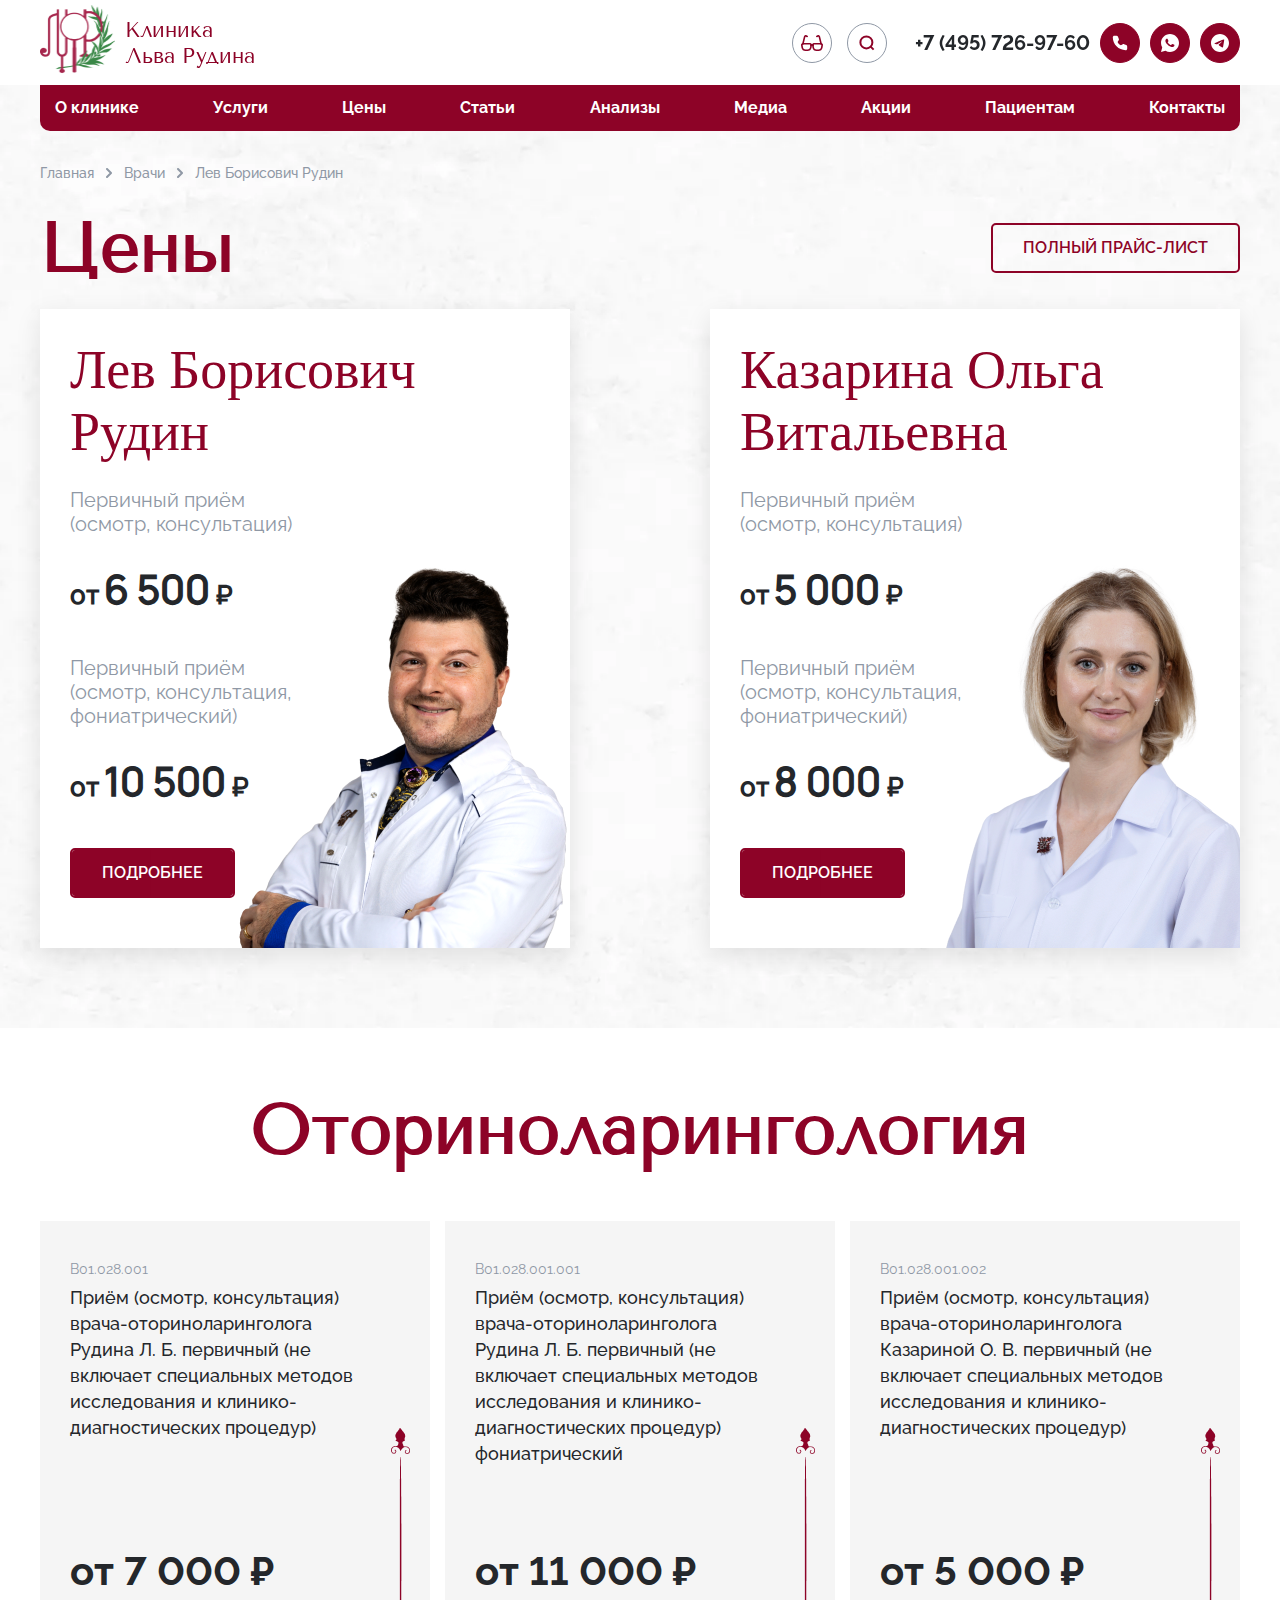
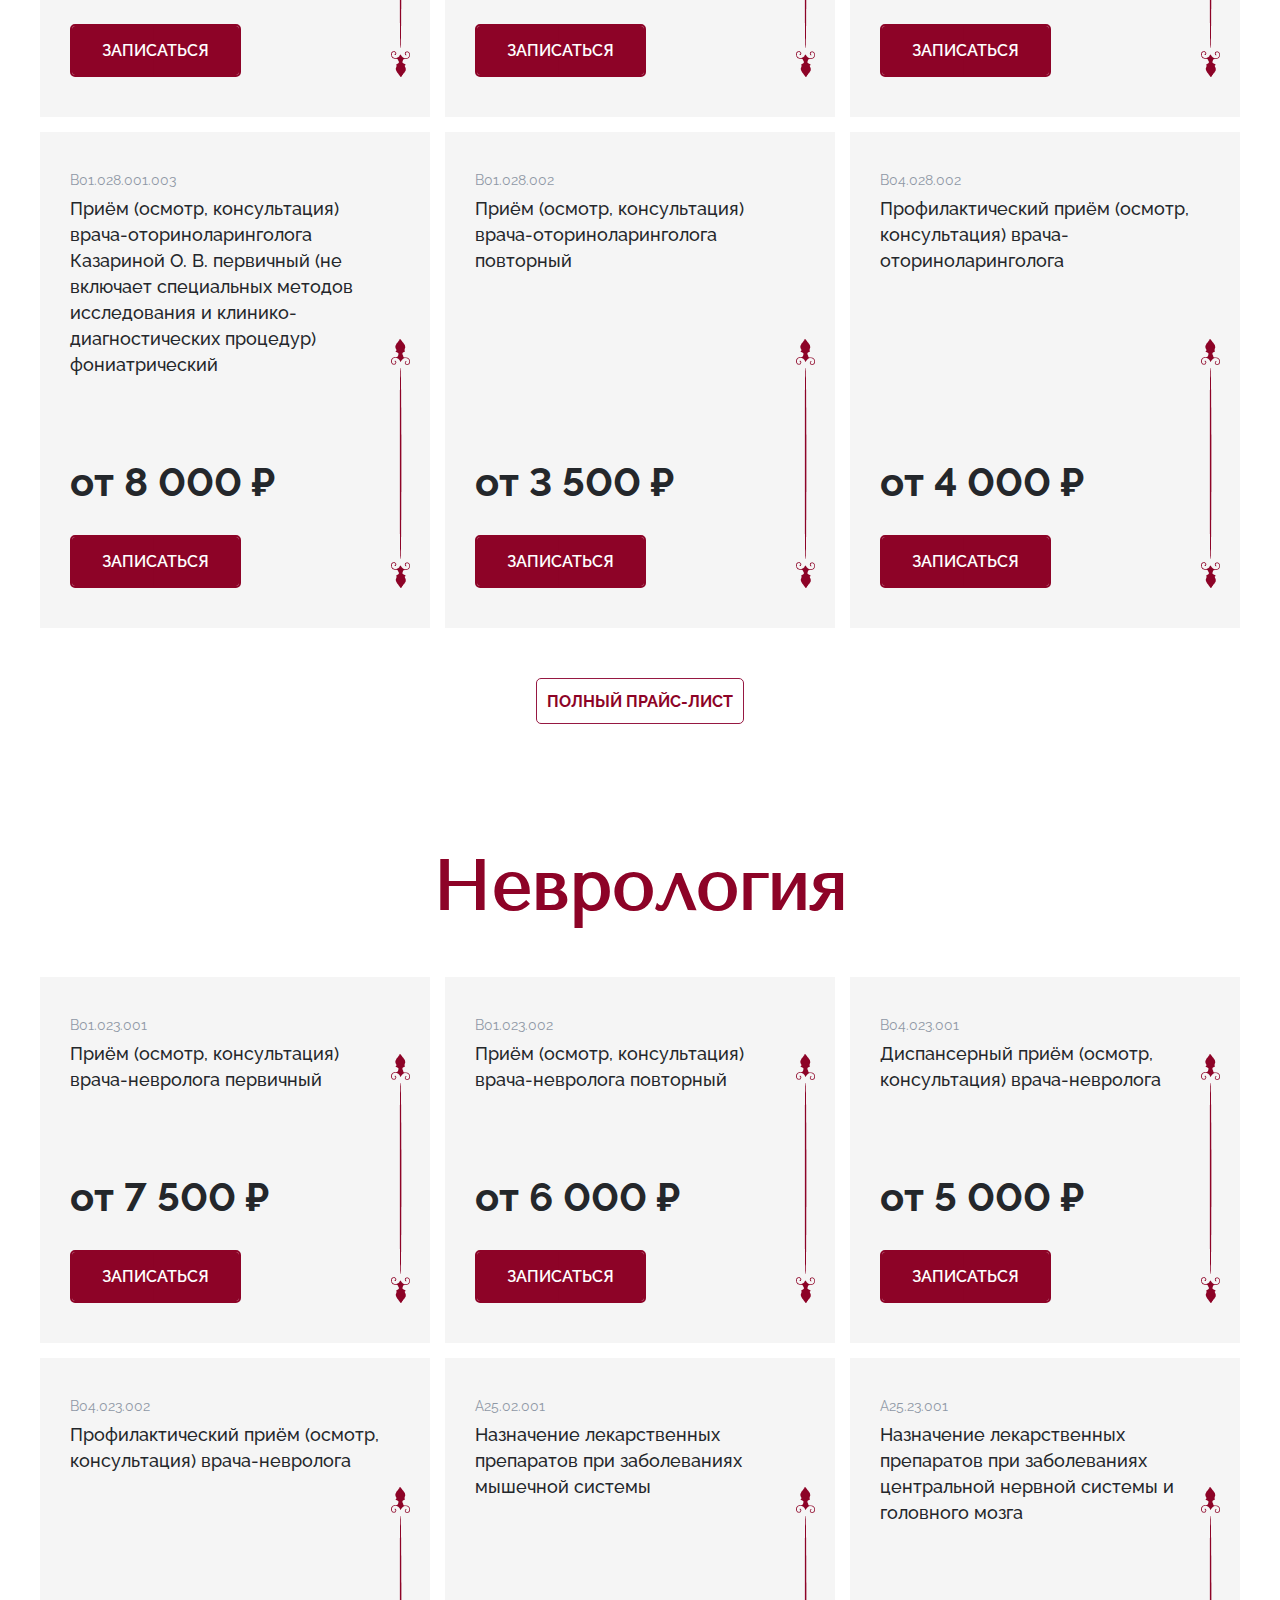
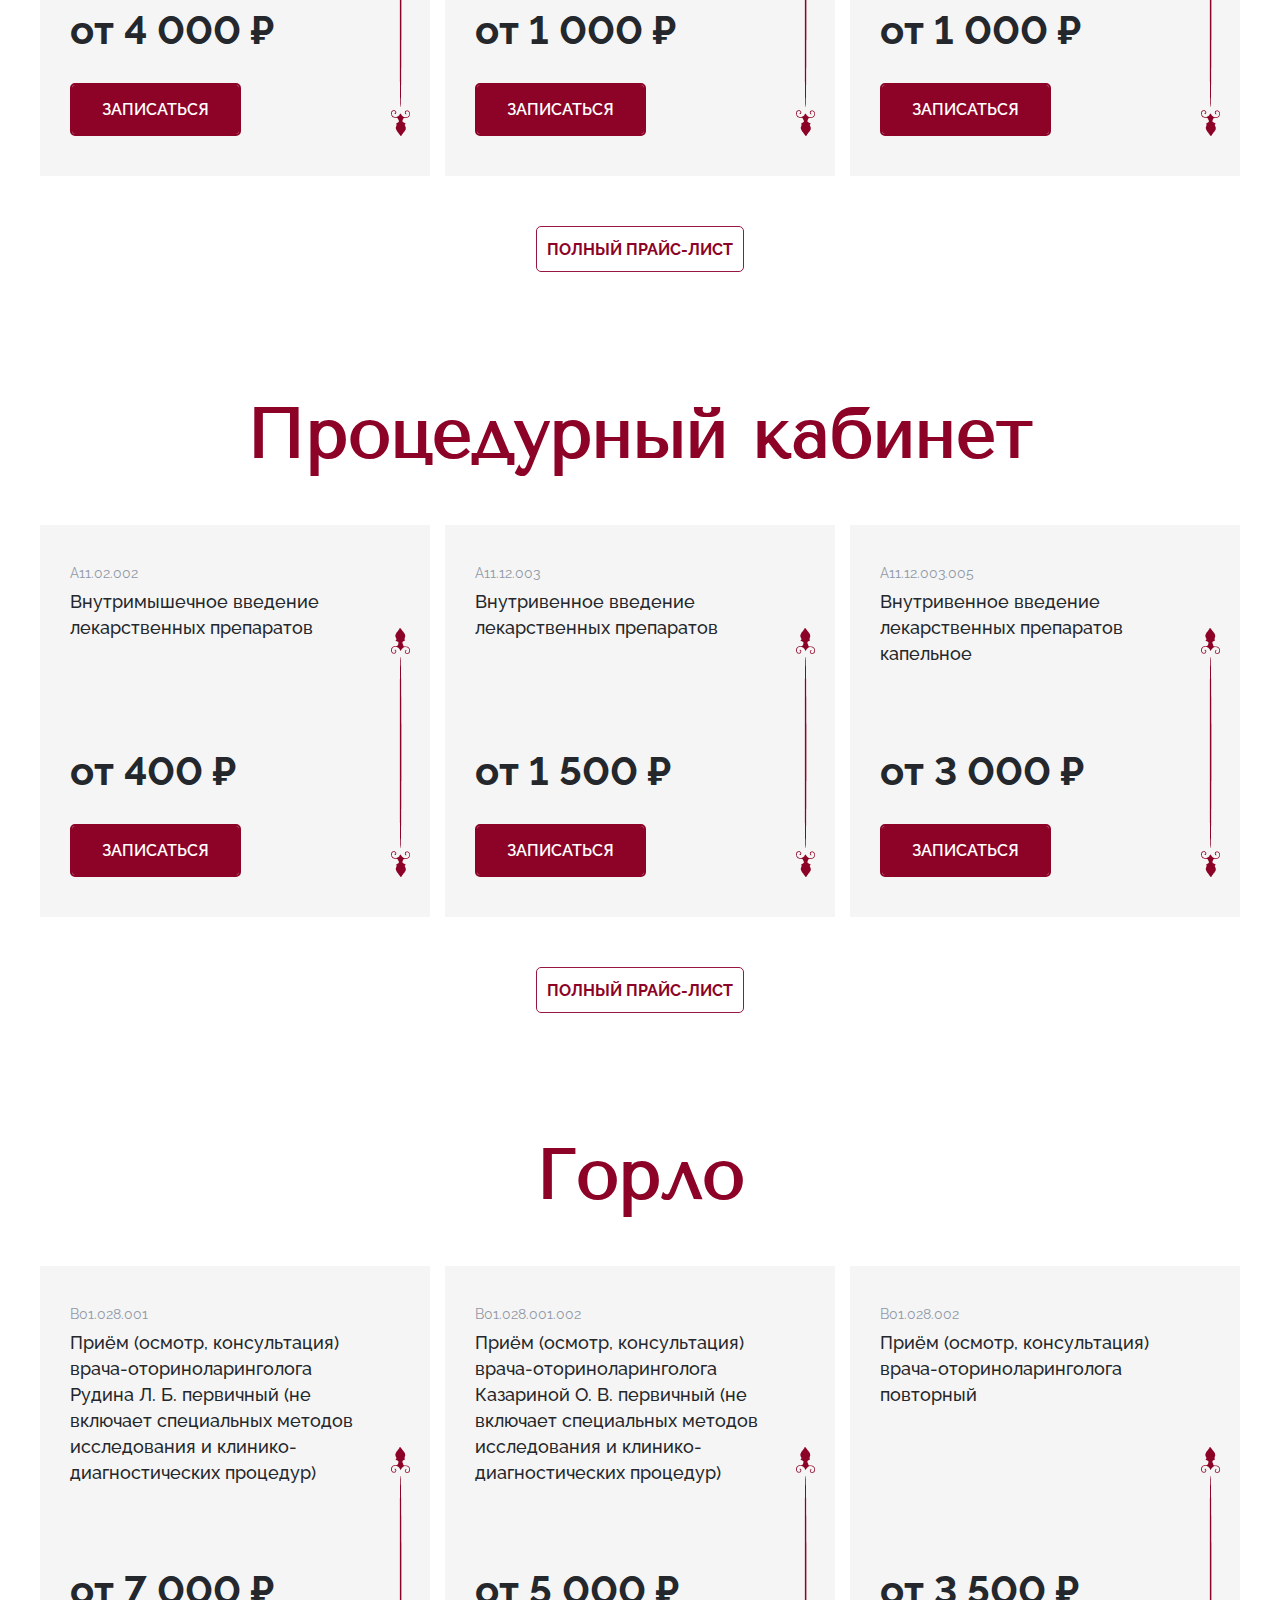
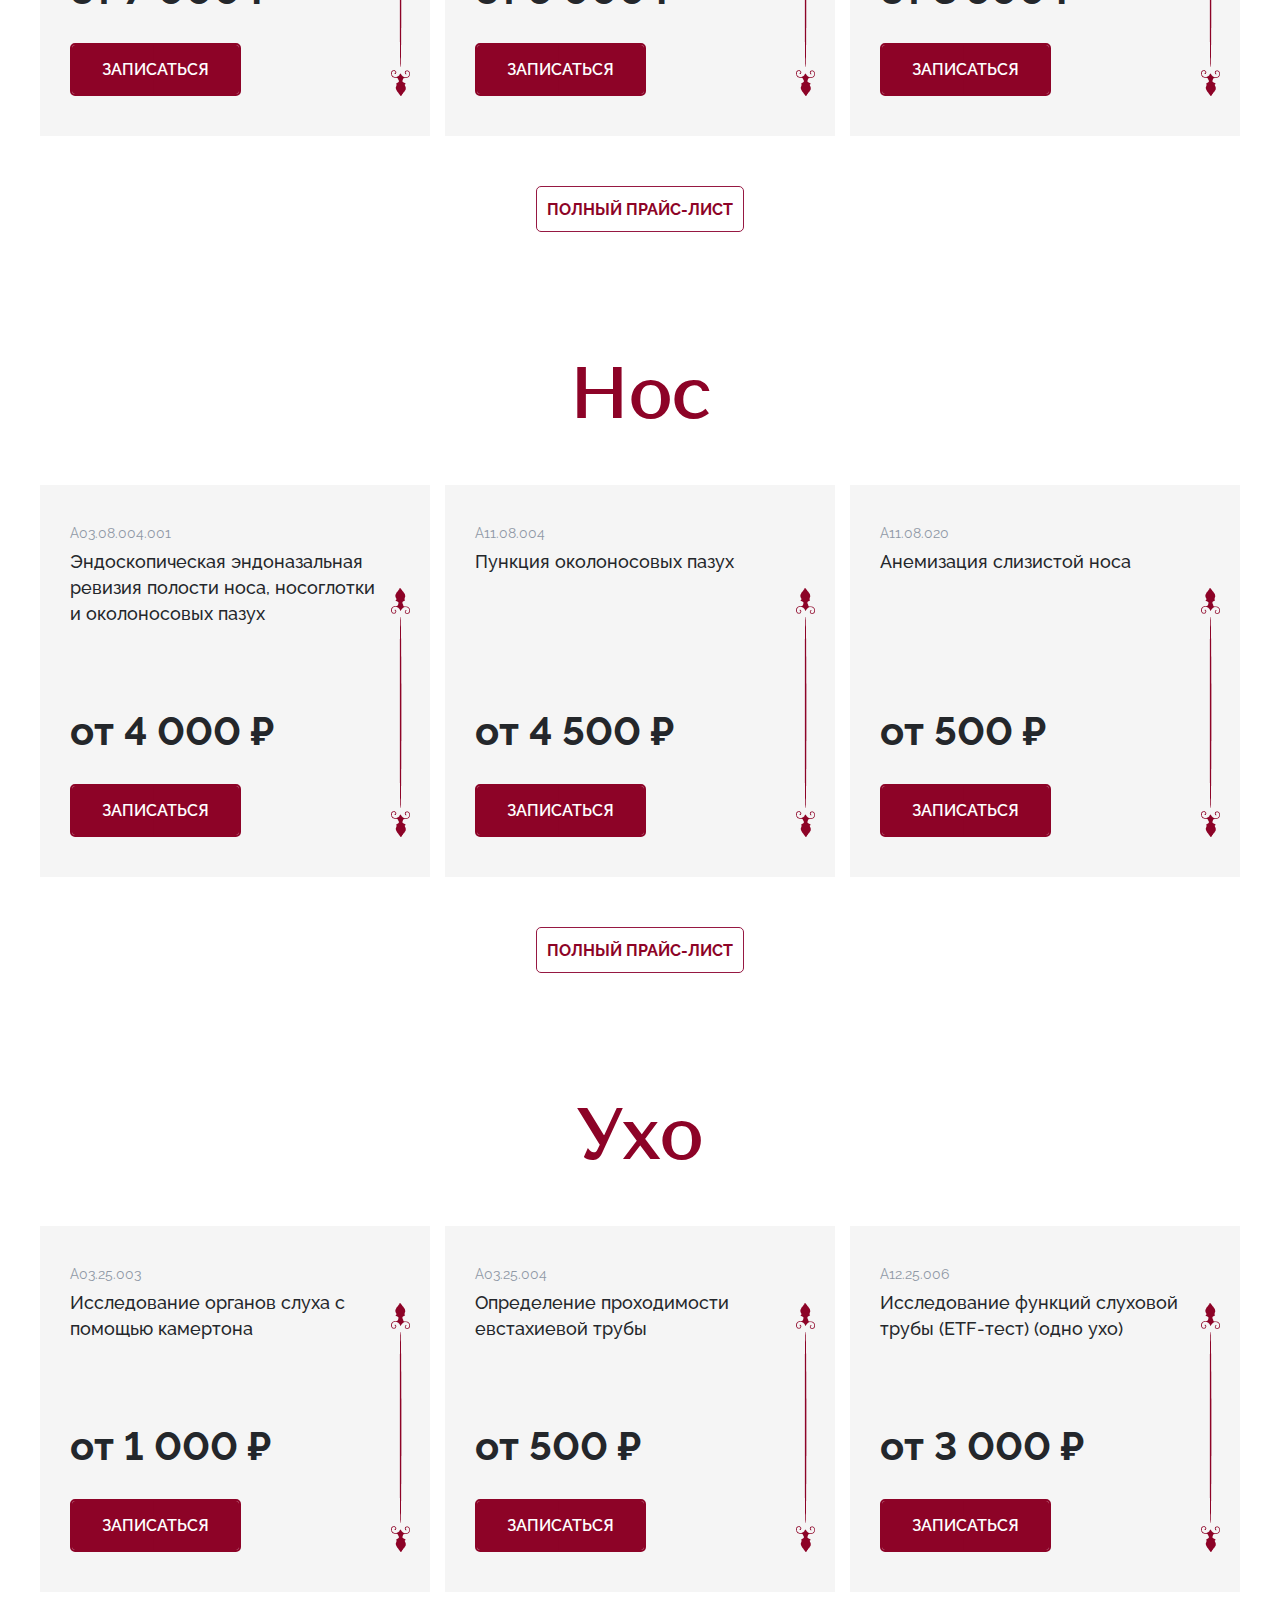
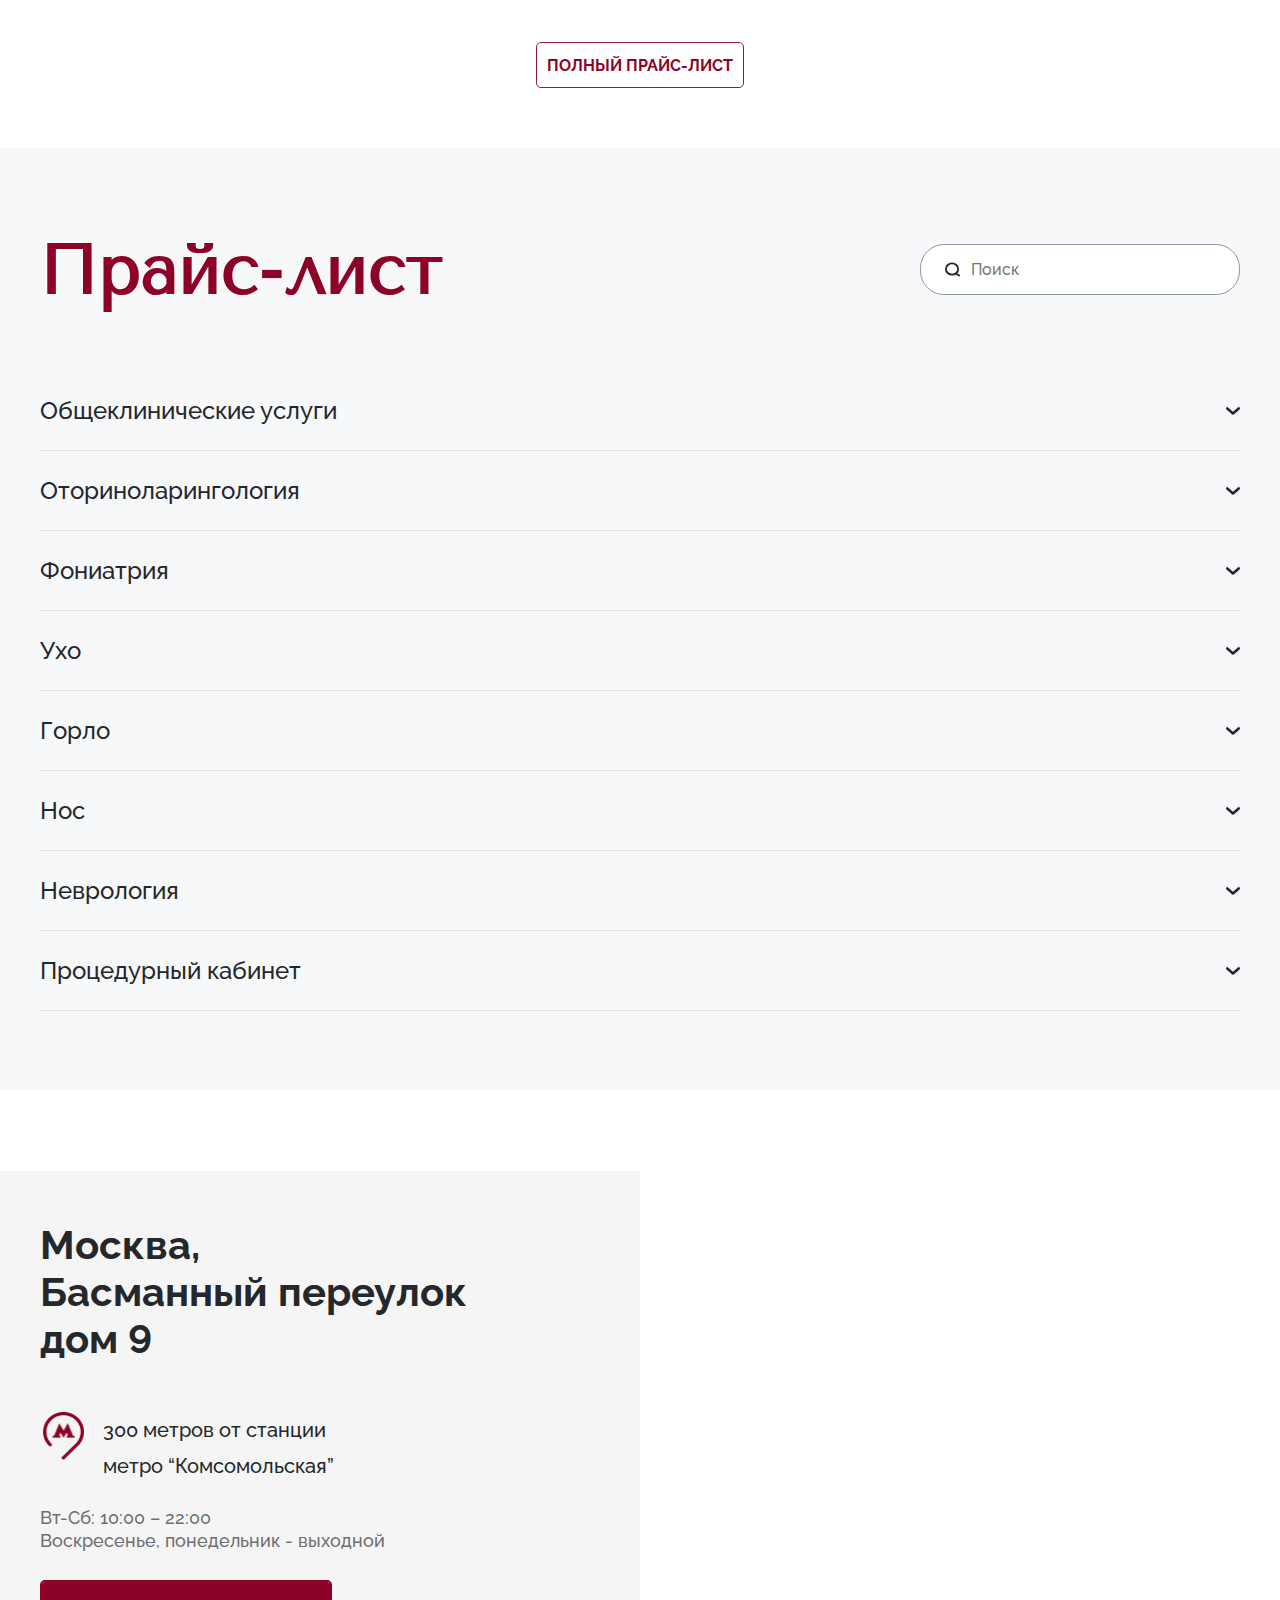
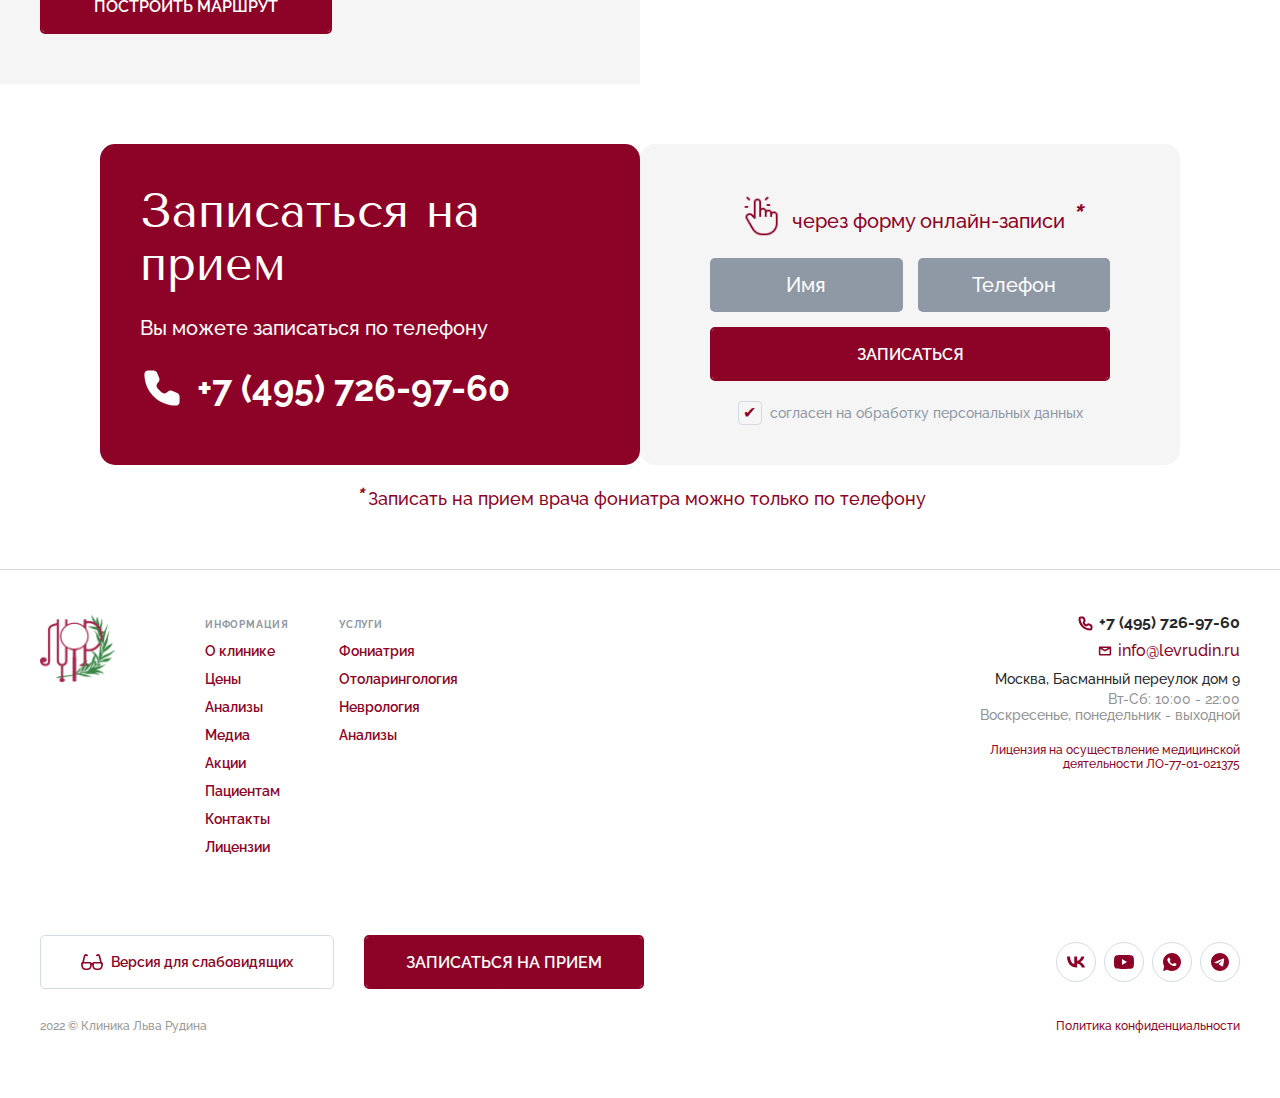
<file: price.html>
<!DOCTYPE html>
<html lang='ru'>
<head>
	<title>Цены</title>
	<meta charset="UTF-8">
	<meta name="format-detection" content="telephone=no">
	<meta name="viewport" content="width=device-width, initial-scale=1.0">
	<link rel="shortcut icon" href="img/favicon/Gulp.svg">
	<link rel="stylesheet" href="https://cdn.jsdelivr.net/npm/swiper@10/swiper-bundle.min.css?_v=20231223204038" />
	<link href="https://unpkg.com/aos@2.3.1/dist/aos.css?_v=20231223204038" rel="stylesheet">
	<link rel="stylesheet" href="css/style.min.css?_v=20231223204038">
</head>

<body>
  <div class='wrapper'>
    <header class="header">
	<div class="header__body">
		<div class="header__container _container">
			<nav class="header__nav">
				<ul class="header__list">
					<li class="header__item"><a href="about.html" class="header__link link-page">О клинике</a></li>
					<li class="header__item"><a href="services.html" class="header__link link-page">Услуги</a></li>
					<li class="header__item"><a href="price.html" class="header__link link-page">Цены</a></li>
					<li class="header__item"><a href="articles.html" class="header__link link-page">Статьи</a></li>
					<li class="header__item"><a href="analyzes.html" class="header__link link-page">Анализы</a></li>
					<li class="header__item"><a href="media.html" class="header__link link-page">Медиа</a></li>
					<li class="header__item"><a href="stocks.html" class="header__link link-page">Акции</a></li>
					<li class="header__item"><a href="patients.html" class="header__link link-page">Пациентам</a></li>
					<li class="header__item"><a href="contacts.html" class="header__link link-page">Контакты</a></li>
					<div class="header__list_close"></div>
				</ul>
				<div class="header-burger">
					<span></span>
					<span></span>
					<span></span>
				</div>
			</nav>

			<div class="header__content">
				<a href="index.html" class="header__logo" data-aos="fade-down">
					<img src="img/logo.png" alt="logo">
					<span class="header__logo-text">Клиника<br> Льва Рудина</span>
				</a>
				<div class="header__content-controls">
					<button class="header__visuallyImpaired header-controls-btn" data-aos="zoom-in" data-aos-delay="100">
						<svg class='icon'>
							<use xlink:href='img/svg/sprite.svg#glasses'></use>
						</svg>
					</button>
					<form class="header__form">
						<input type="search" name="search" class="header__form_search" placeholder="поиск">
						<span class="header__form_btn header-controls-btn">
							<svg class='icon'>
								<use xlink:href='img/svg/sprite.svg#search'></use>
							</svg>
						</span>
					</form>
				</div>

				<a href="tel:74957269760" class="header__tel" data-aos="fade-down" data-aos-delay="200">+7 (495) 726-97-60</a>

				<div class="header__messengers" data-da=".header__nav,767.98,first">
					<button class="header__messengers_link modal-btn-active" data-aos="zoom-in" data-aos-delay="300">
						<svg class='icon'>
							<use xlink:href='img/svg/sprite.svg#tel'></use>
						</svg>
					</button>
					<a href="https://wa.me/74957269760" class="header__messengers_link" data-aos="zoom-in" data-aos-delay="350"
						target="_blank">
						<svg xmlns="http://www.w3.org/2000/svg" viewBox="0 0 18 18" class="icon">
							<path
								d="M9.00001 0C13.9707 0 18 4.0293 18 8.99999C18 13.9707 13.9707 18 9.00001 18C7.40951 18.0026 5.847 17.5816 4.47301 16.7805L0.00361266 18L1.22041 13.5288C0.418596 12.1544 -0.00264454 10.5912 1.24922e-05 8.99999C1.24922e-05 4.0293 4.02931 0 9.00001 0ZM5.93281 4.77L5.75281 4.7772C5.63628 4.78429 5.52239 4.81491 5.41801 4.8672C5.32038 4.92248 5.23126 4.9916 5.15341 5.0724C5.04541 5.1741 4.98421 5.2623 4.91851 5.3478C4.58562 5.78061 4.40638 6.31198 4.40911 6.858C4.41091 7.299 4.52611 7.72829 4.70611 8.12969C5.07421 8.94149 5.67991 9.80099 6.47911 10.5975C6.67171 10.7892 6.86071 10.9818 7.06411 11.1609C8.05716 12.0352 9.24053 12.6657 10.5201 13.0023L11.0313 13.0806C11.1978 13.0896 11.3643 13.077 11.5317 13.0689C11.7938 13.0554 12.0498 12.9844 12.2814 12.861C12.3993 12.8003 12.5143 12.7342 12.6261 12.663C12.6261 12.663 12.6648 12.6378 12.7386 12.582C12.8601 12.492 12.9348 12.4281 13.0356 12.3228C13.1103 12.2454 13.1751 12.1545 13.2246 12.051C13.2948 11.9043 13.365 11.6244 13.3938 11.3913C13.4154 11.2131 13.4091 11.1159 13.4064 11.0556C13.4028 10.9593 13.3227 10.8594 13.2354 10.8171L12.7116 10.5822C12.7116 10.5822 11.9286 10.2411 11.4498 10.0233C11.3997 10.0014 11.346 9.98891 11.2914 9.98639C11.2298 9.98007 11.1676 9.987 11.1089 10.0067C11.0503 10.0264 10.9965 10.0585 10.9512 10.1007C10.9467 10.0989 10.8864 10.1502 10.2357 10.9386C10.1984 10.9888 10.1469 11.0267 10.0879 11.0475C10.0289 11.0684 9.96509 11.0712 9.90451 11.0556C9.84588 11.0399 9.78843 11.02 9.7326 10.9962C9.62101 10.9494 9.58231 10.9314 9.50581 10.899C8.98927 10.6736 8.51103 10.369 8.08831 9.99629C7.97491 9.89729 7.86961 9.78929 7.76161 9.68489C7.40754 9.3458 7.09896 8.9622 6.84361 8.54369L6.79051 8.45819C6.75237 8.40074 6.72153 8.33877 6.69871 8.27369C6.66451 8.14139 6.75361 8.03519 6.75361 8.03519C6.75361 8.03519 6.97231 7.79579 7.07401 7.66619C7.17301 7.54019 7.25671 7.4178 7.31071 7.3305C7.41691 7.1595 7.45021 6.984 7.39441 6.8481C7.14241 6.2325 6.88141 5.6196 6.61321 5.0112C6.56011 4.8906 6.40261 4.8042 6.25951 4.7871C6.21091 4.7817 6.16231 4.7763 6.11371 4.7727C5.99284 4.76669 5.87173 4.76789 5.75101 4.7763L5.93191 4.7691L5.93281 4.77Z" />
						</svg>
					</a>
					<a href="" class="header__messengers_link" data-aos="zoom-in" data-aos-delay="400" target="_blank">
						<svg xmlns="http://www.w3.org/2000/svg" viewBox="0 0 18 18" class="icon">
							<path
								d="M9 0C4.032 0 0 4.032 0 9C0 13.968 4.032 18 9 18C13.968 18 18 13.968 18 9C18 4.032 13.968 0 9 0ZM13.176 6.12C13.041 7.542 12.456 10.998 12.159 12.591C12.033 13.266 11.781 13.491 11.547 13.518C11.025 13.563 10.629 13.176 10.125 12.843C9.333 12.321 8.883 11.997 8.118 11.493C7.227 10.908 7.803 10.584 8.316 10.062C8.451 9.927 10.755 7.83 10.8 7.641C10.8063 7.61237 10.8054 7.58265 10.7976 7.55442C10.7897 7.52619 10.7751 7.5003 10.755 7.479C10.701 7.434 10.629 7.452 10.566 7.461C10.485 7.479 9.225 8.316 6.768 9.972C6.408 10.215 6.084 10.341 5.796 10.332C5.472 10.323 4.86 10.152 4.401 9.999C3.834 9.819 3.393 9.72 3.429 9.405C3.447 9.243 3.672 9.081 4.095 8.91C6.723 7.767 8.469 7.011 9.342 6.651C11.844 5.607 12.357 5.427 12.699 5.427C12.771 5.427 12.942 5.445 13.05 5.535C13.14 5.607 13.167 5.706 13.176 5.778C13.167 5.832 13.185 5.994 13.176 6.12Z" />
						</svg>
					</a>
				</div>
			</div>
		</div>
	</div>
</header>
    <main class='main'>
      <section class="phoniatry section-bg">
        <div class="phoniatry__container _container">
          <div class="phoniatry__body">
            <ul class="path">
              <li class="path__li">
                <a href="index.html" class="path__link">Главная</a>
              </li>
              <svg xmlns="http://www.w3.org/2000/svg" width="6" height="10" viewBox="0 0 6 10" fill="none">
                <path d="M1 1L5 5L1 9" stroke="#8F98A5" stroke-width="2" stroke-linecap="round"
                  stroke-linejoin="round" />
              </svg>
              <li class="path__li">
                <a href="#" class="path__link">Врачи</a>
              </li>
              <svg xmlns="http://www.w3.org/2000/svg" width="6" height="10" viewBox="0 0 6 10" fill="none">
                <path d="M1 1L5 5L1 9" stroke="#8F98A5" stroke-width="2" stroke-linecap="round"
                  stroke-linejoin="round" />
              </svg>
              <li class="path__li">
                <a href="lev-borisovich-rudin.html" class="path__link">Лев Борисович Рудин</a>
              </li>
            </ul>
            <div class="phoniatry__content">
              <div class="phoniatry__top">
                <h1 class="phoniatry__title h1">Цены</h1>
                <a href="#pricelist" class="phoniatry__all-price button link-navigate">Полный прайс-лист</a>
              </div>
              <div class="phoniatry__block">
                <div class="phoniatry__wrap-cards">
                  <div class="phoniatry__card">
                    <div class="phoniatry__card_top">
                      <h4 class="phoniatry__card_title">Лев Борисович Рудин</h4>
                      <span class="phoniatry__card_info-span">Первичный приём <br>(осмотр, консультация)</span>
                      <span class="phoniatry__card_price">от <b>6 500</b> ₽</span>
                    </div>
                    <div class="phoniatry__card_top">
                      <span class="phoniatry__card_info-span">Первичный приём <br>(осмотр, консультация,
                        фониатрический)</span>
                      <span class="phoniatry__card_price">от <b>10 500</b> ₽</span>
                    </div>
                    <div class="phoniatry__card_bottom">
                      <a href="#" class="phoniatry__card_link button hover">Подробнее</a>
                    </div>
                    <img src="img/phoniatry-1.png" alt="Картинка" class="phoniatry__card_img">
                  </div>
                  <div class="phoniatry__card">
                    <div class="phoniatry__card_top">
                      <h4 class="phoniatry__card_title">Казарина Ольга Витальевна</h4>
                      <span class="phoniatry__card_info-span">Первичный приём <br>(осмотр, консультация)</span>
                      <span class="phoniatry__card_price">от <b>5 000</b> ₽</span>
                    </div>
                    <div class="phoniatry__card_top">
                      <span class="phoniatry__card_info-span">Первичный приём <br>(осмотр, консультация,
                        фониатрический)</span>
                      <span class="phoniatry__card_price">от <b>8 000</b> ₽</span>
                    </div>
                    <div class="phoniatry__card_bottom">
                      <a href="#" class="phoniatry__card_link button hover">Подробнее</a>
                    </div>
                    <img src="img/phoniatry-2.png" alt="Картинка" class="phoniatry__card_img">
                  </div>
                </div>
              </div>
            </div>
          </div>
        </div>
      </section>

      <section class="specialization otorhinolaryngology section">
        <div class="specialization__container _container">
          <div class="specialization__body">
            <h2 class="specialization__title h1">Оториноларингология</h2>
            <div class="specialization__content">
              <div class="specialization__card">
                <div class="specialization__card_top">
                  <span class="specialization__card_article">B01.028.001</span>
                  <p class="specialization__card_text">Приём (осмотр, консультация) врача-оториноларинголога Рудина Л.
                    Б. первичный (не включает специальных методов
                    исследования и клинико-диагностических процедур)</p>
                </div>
                <div class="specialization__card_bottom">
                  <span class="specialization__card_price">от 7 000 ₽</span>
                  <button class="specialization__card_button modal-btn-active button hover">Записаться</button>
                </div>
                <img src="img/icons/decor-5.png" alt="Иконка" class="specialization__card_img-bg">
              </div>
              <div class="specialization__card">
                <div class="specialization__card_top">
                  <span class="specialization__card_article">B01.028.001.001</span>
                  <p class="specialization__card_text">Приём (осмотр, консультация) врача-оториноларинголога Рудина Л.
                    Б. первичный (не включает специальных методов
                    исследования и клинико-диагностических процедур) фониатрический</p>
                </div>
                <div class="specialization__card_bottom">
                  <span class="specialization__card_price">от 11 000 ₽</span>
                  <button class="specialization__card_button modal-btn-active button hover">Записаться</button>
                </div>
                <img src="img/icons/decor-5.png" alt="Иконка" class="specialization__card_img-bg">
              </div>
              <div class="specialization__card">
                <div class="specialization__card_top">
                  <span class="specialization__card_article">B01.028.001.002</span>
                  <p class="specialization__card_text">Приём (осмотр, консультация) врача-оториноларинголога Казариной
                    О. В. первичный (не включает специальных методов
                    исследования и клинико-диагностических процедур)</p>
                </div>
                <div class="specialization__card_bottom">
                  <span class="specialization__card_price">от 5 000 ₽</span>
                  <button class="specialization__card_button modal-btn-active button hover">Записаться</button>
                </div>
                <img src="img/icons/decor-5.png" alt="Иконка" class="specialization__card_img-bg">
              </div>
              <div class="specialization__card">
                <div class="specialization__card_top">
                  <span class="specialization__card_article">B01.028.001.003</span>
                  <p class="specialization__card_text">Приём (осмотр, консультация) врача-оториноларинголога Казариной
                    О. В. первичный (не включает специальных методов
                    исследования и клинико-диагностических процедур) фониатрический</p>
                </div>
                <div class="specialization__card_bottom">
                  <span class="specialization__card_price">от 8 000 ₽</span>
                  <button class="specialization__card_button modal-btn-active button hover">Записаться</button>
                </div>
                <img src="img/icons/decor-5.png" alt="Иконка" class="specialization__card_img-bg">
              </div>
              <div class="specialization__card">
                <div class="specialization__card_top">
                  <span class="specialization__card_article">B01.028.002</span>
                  <p class="specialization__card_text">Приём (осмотр, консультация) врача-оториноларинголога повторный
                  </p>
                </div>
                <div class="specialization__card_bottom">
                  <span class="specialization__card_price">от 3 500 ₽</span>
                  <button class="specialization__card_button modal-btn-active button hover">Записаться</button>
                </div>
                <img src="img/icons/decor-5.png" alt="Иконка" class="specialization__card_img-bg">
              </div>
              <div class="specialization__card">
                <div class="specialization__card_top">
                  <span class="specialization__card_article">B04.028.002</span>
                  <p class="specialization__card_text">Профилактический приём (осмотр, консультация) врача-
                    оториноларинголога</p>
                </div>
                <div class="specialization__card_bottom">
                  <span class="specialization__card_price">от 4 000 ₽</span>
                  <button class="specialization__card_button modal-btn-active button hover">Записаться</button>
                </div>
                <img src="img/icons/decor-5.png" alt="Иконка" class="specialization__card_img-bg">
              </div>
            </div>
            <a href="#pricelist" class="specialization__link-more button link-navigate">Полный прайс-лист</a>
          </div>
        </div>
      </section>

      <section class="specialization therapy section">
        <div class="specialization__container _container">
          <div class="specialization__body">
            <h2 class="specialization__title h1">Неврология</h2>
            <div class="specialization__content">
              <div class="specialization__card">
                <div class="specialization__card_top">
                  <span class="specialization__card_article">B01.023.001</span>
                  <p class="specialization__card_text">Приём (осмотр, консультация) врача-невролога первичный</p>
                </div>
                <div class="specialization__card_bottom">
                  <span class="specialization__card_price">от 7 500 ₽</span>
                  <button class="specialization__card_button modal-btn-active button hover">Записаться</button>
                </div>
                <img src="img/icons/decor-5.png" alt="Иконка" class="specialization__card_img-bg">
              </div>
              <div class="specialization__card">
                <div class="specialization__card_top">
                  <span class="specialization__card_article">B01.023.002</span>
                  <p class="specialization__card_text">Приём (осмотр, консультация) врача-невролога повторный</p>
                </div>
                <div class="specialization__card_bottom">
                  <span class="specialization__card_price">от 6 000 ₽</span>
                  <button class="specialization__card_button modal-btn-active button hover">Записаться</button>
                </div>
                <img src="img/icons/decor-5.png" alt="Иконка" class="specialization__card_img-bg">
              </div>
              <div class="specialization__card">
                <div class="specialization__card_top">
                  <span class="specialization__card_article">B04.023.001</span>
                  <p class="specialization__card_text">Диспансерный приём (осмотр, консультация) врача-невролога</p>
                </div>
                <div class="specialization__card_bottom">
                  <span class="specialization__card_price">от 5 000 ₽</span>
                  <button class="specialization__card_button modal-btn-active button hover">Записаться</button>
                </div>
                <img src="img/icons/decor-5.png" alt="Иконка" class="specialization__card_img-bg">
              </div>
              <div class="specialization__card">
                <div class="specialization__card_top">
                  <span class="specialization__card_article">B04.023.002</span>
                  <p class="specialization__card_text">Профилактический приём (осмотр, консультация) врача-невролога</p>
                </div>
                <div class="specialization__card_bottom">
                  <span class="specialization__card_price">от 4 000 ₽</span>
                  <button class="specialization__card_button modal-btn-active button hover">Записаться</button>
                </div>
                <img src="img/icons/decor-5.png" alt="Иконка" class="specialization__card_img-bg">
              </div>
              <div class="specialization__card">
                <div class="specialization__card_top">
                  <span class="specialization__card_article">A25.02.001</span>
                  <p class="specialization__card_text">Назначение лекарственных препаратов при заболеваниях мышечной
                    системы</p>
                </div>
                <div class="specialization__card_bottom">
                  <span class="specialization__card_price">от 1 000 ₽</span>
                  <button class="specialization__card_button modal-btn-active button hover">Записаться</button>
                </div>
                <img src="img/icons/decor-5.png" alt="Иконка" class="specialization__card_img-bg">
              </div>
              <div class="specialization__card">
                <div class="specialization__card_top">
                  <span class="specialization__card_article">A25.23.001</span>
                  <p class="specialization__card_text">Назначение лекарственных препаратов при заболеваниях центральной
                    нервной системы и головного мозга</p>
                </div>
                <div class="specialization__card_bottom">
                  <span class="specialization__card_price">от 1 000 ₽</span>
                  <button class="specialization__card_button modal-btn-active button hover">Записаться</button>
                </div>
                <img src="img/icons/decor-5.png" alt="Иконка" class="specialization__card_img-bg">
              </div>
            </div>
            <a href="#pricelist" class="specialization__link-more button link-navigate">Полный прайс-лист</a>
          </div>
        </div>
      </section>

      <section class="specialization ultrasound section">
        <div class="specialization__container _container">
          <div class="specialization__body">
            <h2 class="specialization__title h1">Процедурный кабинет</h2>
            <div class="specialization__content">
              <div class="specialization__card">
                <div class="specialization__card_top">
                  <span class="specialization__card_article">A11.02.002</span>
                  <p class="specialization__card_text">Внутримышечное введение лекарственных препаратов</p>
                </div>
                <div class="specialization__card_bottom">
                  <span class="specialization__card_price">от 400 ₽</span>
                  <button class="specialization__card_button modal-btn-active button hover">Записаться</button>
                </div>
                <img src="img/icons/decor-5.png" alt="Иконка" class="specialization__card_img-bg">
              </div>
              <div class="specialization__card">
                <div class="specialization__card_top">
                  <span class="specialization__card_article">A11.12.003</span>
                  <p class="specialization__card_text">Внутривенное введение лекарственных препаратов</p>
                </div>
                <div class="specialization__card_bottom">
                  <span class="specialization__card_price">от 1 500 ₽</span>
                  <button class="specialization__card_button modal-btn-active button hover">Записаться</button>
                </div>
                <img src="img/icons/decor-5.png" alt="Иконка" class="specialization__card_img-bg">
              </div>
              <div class="specialization__card">
                <div class="specialization__card_top">
                  <span class="specialization__card_article">A11.12.003.005</span>
                  <p class="specialization__card_text">Внутривенное введение лекарственных препаратов капельное</p>
                </div>
                <div class="specialization__card_bottom">
                  <span class="specialization__card_price">от 3 000 ₽</span>
                  <button class="specialization__card_button modal-btn-active button hover">Записаться</button>
                </div>
                <img src="img/icons/decor-5.png" alt="Иконка" class="specialization__card_img-bg">
              </div>
            </div>
            <a href="#pricelist" class="specialization__link-more button link-navigate">Полный прайс-лист</a>
          </div>
        </div>
      </section>

      <section class="specialization endocrinology section">
        <div class="specialization__container _container">
          <div class="specialization__body">
            <h2 class="specialization__title h1">Горло</h2>
            <div class="specialization__content">
              <div class="specialization__card">
                <div class="specialization__card_top">
                  <span class="specialization__card_article">B01.028.001</span>
                  <p class="specialization__card_text">Приём (осмотр, консультация) врача-оториноларинголога Рудина Л.
                    Б. первичный (не включает специальных методов
                    исследования и клинико-диагностических процедур)</p>
                </div>
                <div class="specialization__card_bottom">
                  <span class="specialization__card_price">от 7 000 ₽</span>
                  <button class="specialization__card_button modal-btn-active button hover">Записаться</button>
                </div>
                <img src="img/icons/decor-5.png" alt="Иконка" class="specialization__card_img-bg">
              </div>
              <div class="specialization__card">
                <div class="specialization__card_top">
                  <span class="specialization__card_article">B01.028.001.002</span>
                  <p class="specialization__card_text">Приём (осмотр, консультация) врача-оториноларинголога Казариной
                    О. В. первичный (не включает специальных методов
                    исследования и клинико-диагностических процедур)</p>
                </div>
                <div class="specialization__card_bottom">
                  <span class="specialization__card_price">от 5 000 ₽</span>
                  <button class="specialization__card_button modal-btn-active button hover">Записаться</button>
                </div>
                <img src="img/icons/decor-5.png" alt="Иконка" class="specialization__card_img-bg">
              </div>
              <div class="specialization__card">
                <div class="specialization__card_top">
                  <span class="specialization__card_article">B01.028.002</span>
                  <p class="specialization__card_text">Приём (осмотр, консультация) врача-оториноларинголога повторный
                  </p>
                </div>
                <div class="specialization__card_bottom">
                  <span class="specialization__card_price">от 3 500 ₽</span>
                  <button class="specialization__card_button modal-btn-active button hover">Записаться</button>
                </div>
                <img src="img/icons/decor-5.png" alt="Иконка" class="specialization__card_img-bg">
              </div>
            </div>
            <a href="#pricelist" class="specialization__link-more button link-navigate">Полный прайс-лист</a>
          </div>
        </div>
      </section>

      <section class="specialization neurology section">
        <div class="specialization__container _container">
          <div class="specialization__body">
            <h2 class="specialization__title h1">Нос</h2>
            <div class="specialization__content">
              <div class="specialization__card">
                <div class="specialization__card_top">
                  <span class="specialization__card_article">A03.08.004.001</span>
                  <p class="specialization__card_text">Эндоскопическая эндоназальная ревизия полости носа, носоглотки и
                    околоносовых пазух</p>
                </div>
                <div class="specialization__card_bottom">
                  <span class="specialization__card_price">от 4 000 ₽</span>
                  <button class="specialization__card_button modal-btn-active button hover">Записаться</button>
                </div>
                <img src="img/icons/decor-5.png" alt="Иконка" class="specialization__card_img-bg">
              </div>
              <div class="specialization__card">
                <div class="specialization__card_top">
                  <span class="specialization__card_article">A11.08.004</span>
                  <p class="specialization__card_text">Пункция околоносовых пазух</p>
                </div>
                <div class="specialization__card_bottom">
                  <span class="specialization__card_price">от 4 500 ₽</span>
                  <button class="specialization__card_button modal-btn-active button hover">Записаться</button>
                </div>
                <img src="img/icons/decor-5.png" alt="Иконка" class="specialization__card_img-bg">
              </div>
              <div class="specialization__card">
                <div class="specialization__card_top">
                  <span class="specialization__card_article">A11.08.020</span>
                  <p class="specialization__card_text">Анемизация слизистой носа</p>
                </div>
                <div class="specialization__card_bottom">
                  <span class="specialization__card_price">от 500 ₽</span>
                  <button class="specialization__card_button modal-btn-active button hover">Записаться</button>
                </div>
                <img src="img/icons/decor-5.png" alt="Иконка" class="specialization__card_img-bg">
              </div>
            </div>
            <a href="#pricelist" class="specialization__link-more button link-navigate">Полный прайс-лист</a>
          </div>
        </div>
      </section>

      <section class="specialization treatment-room section">
        <div class="specialization__container _container">
          <div class="specialization__body">
            <h2 class="specialization__title h1">Ухо</h2>
            <div class="specialization__content">
              <div class="specialization__card">
                <div class="specialization__card_top">
                  <span class="specialization__card_article">A03.25.003</span>
                  <p class="specialization__card_text">Исследование органов слуха с помощью камертона</p>
                </div>
                <div class="specialization__card_bottom">
                  <span class="specialization__card_price">от 1 000 ₽</span>
                  <button class="specialization__card_button modal-btn-active button hover">Записаться</button>
                </div>
                <img src="img/icons/decor-5.png" alt="Иконка" class="specialization__card_img-bg">
              </div>
              <div class="specialization__card">
                <div class="specialization__card_top">
                  <span class="specialization__card_article">A03.25.004</span>
                  <p class="specialization__card_text">Определение проходимости евстахиевой трубы</p>
                </div>
                <div class="specialization__card_bottom">
                  <span class="specialization__card_price">от 500 ₽</span>
                  <button class="specialization__card_button modal-btn-active button hover">Записаться</button>
                </div>
                <img src="img/icons/decor-5.png" alt="Иконка" class="specialization__card_img-bg">
              </div>
              <div class="specialization__card">
                <div class="specialization__card_top">
                  <span class="specialization__card_article">A12.25.006</span>
                  <p class="specialization__card_text">Исследование функций слуховой трубы (ETF-тест) (одно ухо)</p>
                </div>
                <div class="specialization__card_bottom">
                  <span class="specialization__card_price">от 3 000 ₽</span>
                  <button class="specialization__card_button modal-btn-active button hover">Записаться</button>
                </div>
                <img src="img/icons/decor-5.png" alt="Иконка" class="specialization__card_img-bg">
              </div>
            </div>
            <a href="#pricelist" class="specialization__link-more button link-navigate">Полный прайс-лист</a>
          </div>
        </div>
      </section>

      <section class="pricelist section" id="pricelist">
        <div class="pricelist__container _container">
          <div class="pricelist__body">
            <div class="pricelist__top">
              <h2 class="pricelist__title h1">Прайс-лист</h2>
              <form class="form-pricelist-filter">
                <div class="pricelist__wp-input">
                  <input type="text" name="filter" class="pricelist__input" placeholder="Поиск">
                  <button type="submit">
                    <svg xmlns="http://www.w3.org/2000/svg" viewBox="0 0 16 16" fill="none">
                      <path
                        d="M7.5 13.5C11.0899 13.5 14 10.8137 14 7.5C14 4.18629 11.0899 1.5 7.5 1.5C3.91015 1.5 1 4.18629 1 7.5C1 10.8137 3.91015 13.5 7.5 13.5Z"
                        stroke="#24272B" stroke-width="2" stroke-linecap="round" stroke-linejoin="round" />
                      <path d="M12 12.5L15 14.5" stroke="#24272B" stroke-width="2" stroke-linecap="round"
                        stroke-linejoin="round" />
                    </svg>
                  </button>
                </div>
              </form>
            </div>
            <div class="pricelist__content">
              <div class="pricelist__accordion _my-accordion">
                <div class="pricelist__accordion_controll _my-accordion-controler">
                  <span>Общеклинические услуги</span>
                  <svg xmlns="http://www.w3.org/2000/svg" viewBox="0 0 11 6" fill="none">
                    <path d="M10 1L5.5 5L1 1" stroke="#24272B" stroke-width="2" stroke-linecap="round"
                      stroke-linejoin="round" />
                  </svg>
                </div>
                <div class="pricelist__accordion_content _my-accordion-content">
                  <div class="pricelist__accordion_row">
                    <span class="article">A01.30.015</span>
                    <p class="text">Составление родословной</p>
                    <span class="price">1 500 ₽</span>
                  </div>
                  <div class="pricelist__accordion_row">
                    <span class="article">B04.070.003</span>
                    <p class="text">Индивидуальное углублённое профилактическое консультирование по коррекции факторов
                      риска развития неинфекционных
                      заболеваний первичное (каждые 15 минут)</p>
                    <span class="price">3 000 ₽</span>
                  </div>
                  <div class="pricelist__accordion_row">
                    <span class="article">A02.12.002</span>
                    <p class="text">Измерение артериального давления на периферических артериях</p>
                    <span class="price">300 ₽</span>
                  </div>
                  <div class="pricelist__accordion_row">
                    <span class="article">A12.26.012</span>
                    <p class="text">Проведение пробы с лекарственными препаратами</p>
                    <span class="price">500 ₽</span>
                  </div>
                  <div class="pricelist__accordion_row">
                    <span class="article">A23.30.057</span>
                    <p class="text">Выполнение лечебно-профилактических или диагностических мероприятий с применением
                      лекарственных препаратов и / или
                      изделий медицинского назначения</p>
                    <span class="price">*</span>
                  </div>
                  <div class="pricelist__accordion_row">
                    <span class="article">A23.30.057</span>
                    <p class="text">Стоимость услуги A23.30.057 складывается из себестоимости лекарственных препаратов и
                      изделий медицинского назначения,
                      увеличенной на 35%, и стоимости применяемой услуги настоящего Прейскуранта.</p>
                    <span class="price">*</span>
                  </div>
                </div>
              </div>
              <div class="pricelist__accordion _my-accordion">
                <div class="pricelist__accordion_controll _my-accordion-controler">
                  <span>Оториноларингология</span>
                  <svg xmlns="http://www.w3.org/2000/svg" viewBox="0 0 11 6" fill="none">
                    <path d="M10 1L5.5 5L1 1" stroke="#24272B" stroke-width="2" stroke-linecap="round"
                      stroke-linejoin="round" />
                  </svg>
                </div>
                <div class="pricelist__accordion_content _my-accordion-content">
                  <div class="pricelist__accordion_row">
                    <span class="article">B01.028.001</span>
                    <p class="text">Приём (осмотр, консультация) врача-оториноларинголога Рудина Л. Б. первичный (не
                      включает специальных методов
                      исследования и клинико-диагностических процедур)</p>
                    <span class="price">7 000 ₽</span>
                  </div>
                  <div class="pricelist__accordion_row">
                    <span class="article">B01.028.001.001</span>
                    <p class="text">Приём (осмотр, консультация) врача-оториноларинголога Рудина Л. Б. первичный (не
                      включает специальных методов
                      исследования и клинико-диагностических процедур) фониатрический</p>
                    <span class="price">11 000 ₽</span>
                  </div>
                  <div class="pricelist__accordion_row">
                    <span class="article">B01.028.001.002</span>
                    <p class="text">Приём (осмотр, консультация) врача-оториноларинголога Казариной О. В. первичный (не
                      включает специальных методов
                      исследования и клинико-диагностических процедур)</p>
                    <span class="price">5 000 ₽</span>
                  </div>
                  <div class="pricelist__accordion_row">
                    <span class="article">B01.028.001.003</span>
                    <p class="text">Приём (осмотр, консультация) врача-оториноларинголога Казариной О. В. первичный (не
                      включает специальных методов
                      исследования и клинико-диагностических процедур) фониатрический</p>
                    <span class="price">8 000 ₽</span>
                  </div>
                  <div class="pricelist__accordion_row">
                    <span class="article">B01.028.002</span>
                    <p class="text">Приём (осмотр, консультация) врача-оториноларинголога повторный</p>
                    <span class="price">3 500 ₽</span>
                  </div>
                  <div class="pricelist__accordion_row">
                    <span class="article">B04.028.002</span>
                    <p class="text">Профилактический приём (осмотр, консультация) врача- оториноларинголога</p>
                    <span class="price">4 000 ₽</span>
                  </div>
                </div>
              </div>
              <div class="pricelist__accordion _my-accordion">
                <div class="pricelist__accordion_controll _my-accordion-controler">
                  <span>Фониатрия</span>
                  <svg xmlns="http://www.w3.org/2000/svg" viewBox="0 0 11 6" fill="none">
                    <path d="M10 1L5.5 5L1 1" stroke="#24272B" stroke-width="2" stroke-linecap="round"
                      stroke-linejoin="round" />
                  </svg>
                </div>
                <div class="pricelist__accordion_content _my-accordion-content">
                  <div class="pricelist__accordion_row">
                    <span class="article">B01.028.001.001</span>
                    <p class="text">Приём (осмотр, консультация) врача-оториноларинголога Рудина Л. Б. первичный (не
                      включает специальных методов
                      исследования и клинико-диагностических процедур) фониатрический</p>
                    <span class="price">11 000 ₽</span>
                  </div>
                  <div class="pricelist__accordion_row">
                    <span class="article">B01.028.001.003</span>
                    <p class="text">Приём (осмотр, консультация) врача-оториноларинголога Казариной О. В. первичный (не
                      включает специальных методов
                      исследования и клинико-диагностических процедур) фониатрический</p>
                    <span class="price">8 000 ₽</span>
                  </div>
                  <div class="pricelist__accordion_row">
                    <span class="article">B01.028.002</span>
                    <p class="text">Приём (осмотр, консультация) врача-оториноларинголога повторный</p>
                    <span class="price">3 500 ₽</span>
                  </div>
                  <div class="pricelist__accordion_row">
                    <span class="article">B04.028.002</span>
                    <p class="text">Профилактический приём (осмотр, консультация) врача- оториноларинголога</p>
                    <span class="price">4 000 ₽</span>
                  </div>
                  <div class="pricelist__accordion_row">
                    <span class="article">A02.08.001.001</span>
                    <p class="text">Использование видеотехнологии при эндоскопии ЛОР органов</p>
                    <span class="price">1 500 ₽</span>
                  </div>
                  <div class="pricelist__accordion_row">
                    <span class="article">A03.08.001</span>
                    <p class="text">Ларингоскопия</p>
                    <span class="price">2 000 ₽</span>
                  </div>
                  <div class="pricelist__accordion_row">
                    <span class="article">A03.08.001.001</span>
                    <p class="text">Ларингоэндоскопия</p>
                    <span class="price">3 500 ₽</span>
                  </div>
                  <div class="pricelist__accordion_row">
                    <span class="article">A03.08.001.002</span>
                    <p class="text">Ларингоскопия с использованием стробоскопа</p>
                    <span class="price">6 000 ₽</span>
                  </div>
                  <div class="pricelist__accordion_row">
                    <span class="article">A11.08.019</span>
                    <p class="text">Эндоларингеальное введение лекарственных препаратов</p>
                    <span class="price">5 500 ₽</span>
                  </div>
                  <div class="pricelist__accordion_row">
                    <span class="article">А04.08.003</span>
                    <p class="text">Электроглоттография</p>
                    <span class="price">4 000 ₽</span>
                  </div>
                  <div class="pricelist__accordion_row">
                    <span class="article">А04.08.005</span>
                    <p class="text">Акустический анализ голоса (один тест)</p>
                    <span class="price">3 000 ₽</span>
                  </div>
                  <div class="pricelist__accordion_row">
                    <span class="article">А04.08.005.001</span>
                    <p class="text">Акустический анализ голоса комплексный (3 теста)</p>
                    <span class="price">7 500 ₽</span>
                  </div>
                  <div class="pricelist__accordion_row">
                    <span class="article">А04.08.005.002</span>
                    <p class="text">Акустический анализ голоса комплексный (4-5 тестов)</p>
                    <span class="price">10 000 ₽</span>
                  </div>
                  <div class="pricelist__accordion_row">
                    <span class="article">A17.02.001.001</span>
                    <p class="text">Нервно-мышечная электрофониатрическая стимуляция</p>
                    <span class="price">1 500 ₽</span>
                  </div>
                  <div class="pricelist__accordion_row">
                    <span class="article">A17.08.003</span>
                    <p class="text">Аэрозольтерапия при заболеваниях верхних дыхательных путей</p>
                    <span class="price">1 000 ₽</span>
                  </div>
                  <div class="pricelist__accordion_row">
                    <span class="article">А23.08.001</span>
                    <p class="text">Фонопедическое занятие (за каждые 15 минут)</p>
                    <span class="price">2 500 ₽</span>
                  </div>
                  <div class="pricelist__accordion_row">
                    <span class="article">A25.08.001</span>
                    <p class="text">Назначение лекарственных препаратов при заболеваниях верхних дыхательных путей</p>
                    <span class="price">1 000 ₽</span>
                  </div>
                  <div class="pricelist__accordion_row">
                    <span class="article">A25.08.002</span>
                    <p class="text">Назначение диетического питания при заболеваниях верхних дыхательных путей</p>
                    <span class="price">1 000 ₽</span>
                  </div>
                  <div class="pricelist__accordion_row">
                    <span class="article">A25.08.003</span>
                    <p class="text">Назначение лечебно-оздоровительного режима при заболеваниях верхних дыхательных
                      путей</p>
                    <span class="price">1 000 ₽</span>
                  </div>
                </div>
              </div>
              <div class="pricelist__accordion _my-accordion">
                <div class="pricelist__accordion_controll _my-accordion-controler">
                  <span>Ухо</span>
                  <svg xmlns="http://www.w3.org/2000/svg" viewBox="0 0 11 6" fill="none">
                    <path d="M10 1L5.5 5L1 1" stroke="#24272B" stroke-width="2" stroke-linecap="round"
                      stroke-linejoin="round" />
                  </svg>
                </div>
                <div class="pricelist__accordion_content _my-accordion-content">
                  <div class="pricelist__accordion_row">
                    <span class="article">B01.028.001</span>
                    <p class="text">Приём (осмотр, консультация) врача-оториноларинголога Рудина Л. Б. первичный (не
                      включает специальных методов
                      исследования и клинико-диагностических процедур)</p>
                    <span class="price">7 000 ₽</span>
                  </div>
                  <div class="pricelist__accordion_row">
                    <span class="article">B01.028.001.002</span>
                    <p class="text">Приём (осмотр, консультация) врача-оториноларинголога Казариной О. В. первичный (не
                      включает специальных методов
                      исследования и клинико-диагностических процедур)</p>
                    <span class="price">5 000 ₽</span>
                  </div>
                  <div class="pricelist__accordion_row">
                    <span class="article">B01.028.002</span>
                    <p class="text">Приём (осмотр, консультация) врача-оториноларинголога повторный</p>
                    <span class="price">3 500 ₽</span>
                  </div>
                  <div class="pricelist__accordion_row">
                    <span class="article">B04.028.002</span>
                    <p class="text">Профилактический приём (осмотр, консультация) врача- оториноларинголога</p>
                    <span class="price">4 000 ₽</span>
                  </div>
                  <div class="pricelist__accordion_row">
                    <span class="article">A03.25.005</span>
                    <p class="text">Отоэндоскопия</p>
                    <span class="price">2 500 ₽</span>
                  </div>
                  <div class="pricelist__accordion_row">
                    <span class="article">A03.25.003</span>
                    <p class="text">Исследование органов слуха с помощью камертона</p>
                    <span class="price">1 000 ₽</span>
                  </div>
                  <div class="pricelist__accordion_row">
                    <span class="article">A03.25.004</span>
                    <p class="text">Определение проходимости евстахиевой трубы</p>
                    <span class="price">500 ₽</span>
                  </div>
                  <div class="pricelist__accordion_row">
                    <span class="article">A11.25.002</span>
                    <p class="text">Введение лекарственных препаратов в наружный слуховой проход</p>
                    <span class="price">500 ₽</span>
                  </div>
                  <div class="pricelist__accordion_row">
                    <span class="article">A12.25.001</span>
                    <p class="text">Тональная аудиометрия</p>
                    <span class="price">3 500 ₽</span>
                  </div>
                  <div class="pricelist__accordion_row">
                    <span class="article">A12.25.002</span>
                    <p class="text">Речевая аудиометрия</p>
                    <span class="price">3 500 ₽</span>
                  </div>
                  <div class="pricelist__accordion_row">
                    <span class="article">A12.25.005</span>
                    <p class="text">Импедансометрия (одно ухо)</p>
                    <span class="price">3 000 ₽</span>
                  </div>
                  <div class="pricelist__accordion_row">
                    <span class="article">A12.25.006</span>
                    <p class="text">Исследование функций слуховой трубы (ETF-тест) (одно ухо)</p>
                    <span class="price">3 000 ₽</span>
                  </div>
                  <div class="pricelist__accordion_row">
                    <span class="article">A12.25.007</span>
                    <p class="text">Тимпанометрия (одно ухо)</p>
                    <span class="price">2 500 ₽</span>
                  </div>
                  <div class="pricelist__accordion_row">
                    <span class="article">A16.01.016</span>
                    <p class="text">Удаление атеромы</p>
                    <span class="price">3 000 ₽</span>
                  </div>
                  <div class="pricelist__accordion_row">
                    <span class="article">A16.25.007.001</span>
                    <p class="text">Удаление ушной серы (первой степени сложности) (одно ухо)</p>
                    <span class="price">2 000 ₽</span>
                  </div>
                  <div class="pricelist__accordion_row">
                    <span class="article">A16.25.007.002</span>
                    <p class="text">Удаление ушной серы (второй степени сложности) (одно ухо)</p>
                    <span class="price">2 500 ₽</span>
                  </div>
                  <div class="pricelist__accordion_row">
                    <span class="article">A16.25.008</span>
                    <p class="text">Удаление инородного тела из слухового отверстия</p>
                    <span class="price">2 000 ₽</span>
                  </div>
                  <div class="pricelist__accordion_row">
                    <span class="article">A16.25.012</span>
                    <p class="text">Продувание слуховой трубы</p>
                    <span class="price">800 ₽</span>
                  </div>
                  <div class="pricelist__accordion_row">
                    <span class="article">A16.25.036.001</span>
                    <p class="text">Катетеризация слуховой трубы с введением лекарственных препаратов</p>
                    <span class="price">4 500 ₽</span>
                  </div>
                  <div class="pricelist__accordion_row">
                    <span class="article">A16.25.040</span>
                    <p class="text">Промывание наружного слухового прохода с антисептиком</p>
                    <span class="price">1 500 ₽</span>
                  </div>
                  <div class="pricelist__accordion_row">
                    <span class="article">A21.25.002</span>
                    <p class="text">Массаж барабанных перепонок</p>
                    <span class="price">1 200 ₽</span>
                  </div>
                  <div class="pricelist__accordion_row">
                    <span class="article">A25.25.001</span>
                    <p class="text">Назначение лекарственных препаратов при заболеваниях органа слуха</p>
                    <span class="price">1 000 ₽</span>
                  </div>
                </div>
              </div>
              <div class="pricelist__accordion _my-accordion">
                <div class="pricelist__accordion_controll _my-accordion-controler">
                  <span>Горло</span>
                  <svg xmlns="http://www.w3.org/2000/svg" viewBox="0 0 11 6" fill="none">
                    <path d="M10 1L5.5 5L1 1" stroke="#24272B" stroke-width="2" stroke-linecap="round"
                      stroke-linejoin="round" />
                  </svg>
                </div>
                <div class="pricelist__accordion_content _my-accordion-content">
                  <div class="pricelist__accordion_row">
                    <span class="article">B01.028.001</span>
                    <p class="text">Приём (осмотр, консультация) врача-оториноларинголога Рудина Л. Б. первичный (не
                      включает специальных методов
                      исследования и клинико-диагностических процедур)</p>
                    <span class="price">7 000 ₽</span>
                  </div>
                  <div class="pricelist__accordion_row">
                    <span class="article">B01.028.001.002</span>
                    <p class="text">Приём (осмотр, консультация) врача-оториноларинголога Казариной О. В. первичный (не
                      включает специальных методов
                      исследования и клинико-диагностических процедур)</p>
                    <span class="price">5 000 ₽</span>
                  </div>
                  <div class="pricelist__accordion_row">
                    <span class="article">B01.028.002</span>
                    <p class="text">Приём (осмотр, консультация) врача-оториноларинголога повторный</p>
                    <span class="price">3 500 ₽</span>
                  </div>
                  <div class="pricelist__accordion_row">
                    <span class="article">A16.08.016.001</span>
                    <p class="text">Промывание лакун миндалин с хлоргексидином или фурацилином</p>
                    <span class="price">2 500 ₽</span>
                  </div>
                  <div class="pricelist__accordion_row">
                    <span class="article">A16.08.016.002</span>
                    <p class="text">Промывание лакун миндалин с мирамистином</p>
                    <span class="price">3 000 ₽</span>
                  </div>
                  <div class="pricelist__accordion_row">
                    <span class="article">A16.08.049</span>
                    <p class="text">Вскрытие ретенционной кисты нёбной миндалины</p>
                    <span class="price">500 ₽</span>
                  </div>
                  <div class="pricelist__accordion_row">
                    <span class="article">A25.08.001</span>
                    <p class="text">Назначение лекарственных препаратов при заболеваниях верхних дыхательных путей</p>
                    <span class="price">1 000 ₽</span>
                  </div>
                  <div class="pricelist__accordion_row">
                    <span class="article">A25.08.002</span>
                    <p class="text">Назначение диетического питания при заболеваниях верхних дыхательных путей</p>
                    <span class="price">1 000 ₽</span>
                  </div>
                  <div class="pricelist__accordion_row">
                    <span class="article">A25.08.003</span>
                    <p class="text">Назначение лечебно-оздоровительного режима при заболеваниях верхних дыхательных
                      путей</p>
                    <span class="price">1 000 ₽</span>
                  </div>
                </div>
              </div>
              <div class="pricelist__accordion _my-accordion">
                <div class="pricelist__accordion_controll _my-accordion-controler">
                  <span>Нос</span>
                  <svg xmlns="http://www.w3.org/2000/svg" viewBox="0 0 11 6" fill="none">
                    <path d="M10 1L5.5 5L1 1" stroke="#24272B" stroke-width="2" stroke-linecap="round"
                      stroke-linejoin="round" />
                  </svg>
                </div>
                <div class="pricelist__accordion_content _my-accordion-content">
                  <div class="pricelist__accordion_row">
                    <span class="article">B01.028.001</span>
                    <p class="text">Приём (осмотр, консультация) врача-оториноларинголога Рудина Л. Б. первичный (не
                      включает специальных методов
                      исследования и клинико-диагностических процедур)</p>
                    <span class="price">7 000 ₽</span>
                  </div>
                  <div class="pricelist__accordion_row">
                    <span class="article">B01.028.001.002</span>
                    <p class="text">Приём (осмотр, консультация) врача-оториноларинголога Казариной О. В. первичный (не
                      включает специальных методов
                      исследования и клинико-диагностических процедур)</p>
                    <span class="price">5 000 ₽</span>
                  </div>
                  <div class="pricelist__accordion_row">
                    <span class="article">B01.028.002</span>
                    <p class="text">Приём (осмотр, консультация) врача-оториноларинголога повторный</p>
                    <span class="price">3 500 ₽</span>
                  </div>
                  <div class="pricelist__accordion_row">
                    <span class="article">B04.028.002</span>
                    <p class="text">Профилактический приём (осмотр, консультация) врача- оториноларинголога</p>
                    <span class="price">4 000 ₽</span>
                  </div>
                  <div class="pricelist__accordion_row">
                    <span class="article">A03.08.004.001</span>
                    <p class="text">Эндоскопическая эндоназальная ревизия полости носа, носоглотки и околоносовых пазух
                    </p>
                    <span class="price">4 000 ₽</span>
                  </div>
                  <div class="pricelist__accordion_row">
                    <span class="article">A11.08.004</span>
                    <p class="text">Пункция околоносовых пазух</p>
                    <span class="price">4 500 ₽</span>
                  </div>
                  <div class="pricelist__accordion_row">
                    <span class="article">A11.08.020</span>
                    <p class="text">Анемизация слизистой носа</p>
                    <span class="price">500 ₽</span>
                  </div>
                  <div class="pricelist__accordion_row">
                    <span class="article">A11.08.021.001</span>
                    <p class="text">Промывание околоносовых пазух и носа методом вакуумного перемещения</p>
                    <span class="price">2 500 ₽</span>
                  </div>
                  <div class="pricelist__accordion_row">
                    <span class="article">A11.08.021.002</span>
                    <p class="text">Промывание околоносовых пазух и носа методом вакуумного перемещения в модификации по
                      Зандерману</p>
                    <span class="price">3 000 ₽</span>
                  </div>
                  <div class="pricelist__accordion_row">
                    <span class="article">A11.08.023</span>
                    <p class="text">Инстилляция лекарственных препаратов при заболеваниях верхних дыхательных путей</p>
                    <span class="price">400 ₽</span>
                  </div>
                  <div class="pricelist__accordion_row">
                    <span class="article">A12.08.003.001</span>
                    <p class="text">Передняя активная риноманометрия</p>
                    <span class="price">3 000 ₽</span>
                  </div>
                  <div class="pricelist__accordion_row">
                    <span class="article">A12.08.003.002</span>
                    <p class="text">Передняя активная риноманометрия до и после анемизации носа</p>
                    <span class="price">5 000 ₽</span>
                  </div>
                  <div class="pricelist__accordion_row">
                    <span class="article">A25.08.001</span>
                    <p class="text">Назначение лекарственных препаратов при заболеваниях верхних дыхательных путей</p>
                    <span class="price">1 000 ₽</span>
                  </div>
                  <div class="pricelist__accordion_row">
                    <span class="article">A25.08.002</span>
                    <p class="text">Назначение диетического питания при заболеваниях верхних дыхательных путей</p>
                    <span class="price">1 000 ₽</span>
                  </div>
                  <div class="pricelist__accordion_row">
                    <span class="article">A25.08.003</span>
                    <p class="text">Назначение лечебно-оздоровительного режима при заболеваниях верхних дыхательных
                      путей</p>
                    <span class="price">1 000 ₽</span>
                  </div>
                  <div class="pricelist__accordion_row">
                    <span class="article">A25.27.001</span>
                    <p class="text">Назначение лекарственных препаратов при заболеваниях органа обоняния</p>
                    <span class="price">1 000 ₽</span>
                  </div>
                  <div class="pricelist__accordion_row">
                    <span class="article">B01.003.004.004</span>
                    <p class="text">Аппликационная анестезия</p>
                    <span class="price">500 ₽</span>
                  </div>
                  <div class="pricelist__accordion_row">
                    <span class="article">B01.003.004.005</span>
                    <p class="text">Инфильтрационная анестезия</p>
                    <span class="price">1 000 ₽</span>
                  </div>
                </div>
              </div>
              <div class="pricelist__accordion _my-accordion">
                <div class="pricelist__accordion_controll _my-accordion-controler">
                  <span>Неврология</span>
                  <svg xmlns="http://www.w3.org/2000/svg" viewBox="0 0 11 6" fill="none">
                    <path d="M10 1L5.5 5L1 1" stroke="#24272B" stroke-width="2" stroke-linecap="round"
                      stroke-linejoin="round" />
                  </svg>
                </div>
                <div class="pricelist__accordion_content _my-accordion-content">
                  <div class="pricelist__accordion_row">
                    <span class="article">B01.023.001</span>
                    <p class="text">Приём (осмотр, консультация) врача-невролога первичный</p>
                    <span class="price">7 500 ₽</span>
                  </div>
                  <div class="pricelist__accordion_row">
                    <span class="article">B01.023.002</span>
                    <p class="text">Приём (осмотр, консультация) врача-невролога повторный</p>
                    <span class="price">6 000 ₽</span>
                  </div>
                  <div class="pricelist__accordion_row">
                    <span class="article">B01.047.001</span>
                    <p class="text">Диспансерный приём (осмотр, консультация) врача-терапевта</p>
                    <span class="price">2 500 ₽</span>
                  </div>
                  <div class="pricelist__accordion_row">
                    <span class="article">B04.023.001</span>
                    <p class="text">Диспансерный приём (осмотр, консультация) врача-невролога</p>
                    <span class="price">5 000 ₽</span>
                  </div>
                  <div class="pricelist__accordion_row">
                    <span class="article">B04.023.002</span>
                    <p class="text">Профилактический приём (осмотр, консультация) врача-невролога</p>
                    <span class="price">4 000 ₽</span>
                  </div>
                  <div class="pricelist__accordion_row">
                    <span class="article">A25.02.001</span>
                    <p class="text">Назначение лекарственных препаратов при заболеваниях мышечной системы</p>
                    <span class="price">1 000 ₽</span>
                  </div>
                  <div class="pricelist__accordion_row">
                    <span class="article">A25.23.001</span>
                    <p class="text">Назначение лекарственных препаратов при заболеваниях центральной нервной системы и
                      головного мозга</p>
                    <span class="price">1 000 ₽</span>
                  </div>
                  <div class="pricelist__accordion_row">
                    <span class="article">A25.24.001</span>
                    <p class="text">Назначение лекарственных препаратов при заболеваниях периферической нервной системы
                    </p>
                    <span class="price">1 000 ₽</span>
                  </div>
                </div>
              </div>
              <div class="pricelist__accordion _my-accordion">
                <div class="pricelist__accordion_controll _my-accordion-controler">
                  <span>Процедурный кабинет</span>
                  <svg xmlns="http://www.w3.org/2000/svg" viewBox="0 0 11 6" fill="none">
                    <path d="M10 1L5.5 5L1 1" stroke="#24272B" stroke-width="2" stroke-linecap="round"
                      stroke-linejoin="round" />
                  </svg>
                </div>
                <div class="pricelist__accordion_content _my-accordion-content">
                  <div class="pricelist__accordion_row">
                    <span class="article">A11.02.002</span>
                    <p class="text">Внутримышечное введение лекарственных препаратов</p>
                    <span class="price">400 ₽</span>
                  </div>
                  <div class="pricelist__accordion_row">
                    <span class="article">A11.12.003</span>
                    <p class="text">Внутривенное введение лекарственных препаратов</p>
                    <span class="price">1 500 ₽</span>
                  </div>
                  <div class="pricelist__accordion_row">
                    <span class="article">A11.12.009</span>
                    <p class="text">Взятие крови из периферической вены</p>
                    <span class="price">500 ₽</span>
                  </div>
                  <div class="pricelist__accordion_row">
                    <span class="article">A11.12.003.005</span>
                    <p class="text">Внутривенное введение лекарственных препаратов капельное</p>
                    <span class="price">3 000 ₽</span>
                  </div>
                  <div class="pricelist__accordion_row">
                    <span class="article">A11.12.003.006</span>
                    <p class="text">Внутривенное введение лекарственных препаратов болюсное</p>
                    <span class="price">1 000 ₽</span>
                  </div>
                </div>
              </div>

              <div class="pricelist__content-not-found" data-height="250">
                <span>ничего не найдено</span>
              </div>
            </div>
          </div>
        </div>
      </section>

      <section class="map section">
        <div class="map__container">
          <div class="map__body">
            <div class="map__content">
              <div class="map__wpText">
                <img src="img/icons/decor-3.png" alt="decor" class="decor">
                <address class="map__address">Москва,<br> Басманный переулок<br> дом 9</address>
                <div class="map__address-info">
                  <img src="img/icons/metro.png" alt="metro">
                  <span>300 метров от станции метро “Комсомольская”</span>
                </div>
                <ul class="map__schedule">
                  <li>Вт-Сб: 10:00 – 22:00</li>
                  <li>Воскресенье, понедельник - выходной</li>
                </ul>
                <a href="https://yandex.ru/maps/?rtext=~55.77141719006554,37.66014611838522"
                  class="map__button button hover" target="_blank">Построить маршрут</a>
              </div>
            </div>

            <div class="map__yandex">
              <!-- <img src="img/map.png" alt="map"> -->
              <div id="map" class="yandex-mapper">
                <script type="text/javascript" charset="utf-8" async
                  src="https://api-maps.yandex.ru/services/constructor/1.0/js/?um=constructor%3A8cde998a4ff33b60fbc91853509499b95c0408c4ca67b87ef399293d64700e59&amp;width=100%25&amp;height=500&amp;lang=ru_RU&amp;scroll=true&_v=20231223204038"></script>
              </div>
            </div>
          </div>
        </div>
      </section>

      <section class="record section">
        <div class="record__container _container">
          <div class="record__body">
            <div class="record__content">
              <div class="record__block">
                <h4 class="record__title">Записаться на прием</h4>
                <span>Вы можете записаться по телефону</span>
                <div class="record__block-bottom">
                  <svg class='icon'>
                    <use xlink:href='img/svg/sprite.svg#tel'></use>
                  </svg>
                  <a href="tel:74957269760" class="record__tel">+7 (495) 726-97-60</a>
                </div>
              </div>
              <form class="record__form form-record" data-form="record">
                <div class="record__form_unavailable _none"><span>записаться можно только по телефону</span></div>
                <div class="record__form_info">
                  <img src="img/icons/tabler.png" alt="tabler">
                  <span>через форму онлайн-записи <i>*</i></span>
                </div>
                <div class="record__form_row">
                  <div class="record__form_wpInput wpInput">
                    <input type="text" name="name" class="record__form_input input" placeholder="Имя">
                  </div>
                  <div class="record__form_wpInput wpInput">
                    <input type="tel" name="phone" class="record__form_input input" inputmode="tel"
                      placeholder="Телефон">
                  </div>
                </div>
                <button type="submit" class="record__form_button button hover">Записаться</button>
                <label class="record__form_bottom wpCheckbox-label">
                  <input type="checkbox" name="privacy-policy" class="input-checkbox" id="privacy-policy" checked>
                  <label for="privacy-policy" class="record__form_checkbox-label checkbox-label"></label>
                  <p class="record__form_text">согласен на обработку персональных данных</p>
                </label>
              </form>
            </div>
            <div class="record__bottom"><i>*</i> Записать на прием врача фониатра можно только по телефону</div>
          </div>
        </div>
      </section>
    </main>
    <footer class="footer">
	<div class="footer__container _container">
		<div class="footer__body">
			<div class="footer__top">
				<a href="index.html" class="footer__logo">
					<img src="img/logo.png" alt="logo">
				</a>
				<nav class="footer__nav">
					<ul class="footer__list">
						<li class="footer__li">
							<span>Информация</span>
						</li>
						<li class="footer__li">
							<a href="#" class="footer__link">О клинике</a>
						</li>
						<li class="footer__li">
							<a href="#" class="footer__link">Цены</a>
						</li>
						<li class="footer__li">
							<a href="#" class="footer__link">Анализы</a>
						</li>
						<li class="footer__li">
							<a href="#" class="footer__link">Медиа</a>
						</li>
						<li class="footer__li">
							<a href="#" class="footer__link">Акции</a>
						</li>
						<li class="footer__li">
							<a href="#" class="footer__link">Пациентам</a>
						</li>
						<li class="footer__li">
							<a href="#" class="footer__link">Контакты</a>
						</li>
						<li class="footer__li">
							<a href="#" class="footer__link">Лицензии</a>
						</li>
					</ul>
					<ul class="footer__list">
						<li class="footer__li">
							<span>Услуги</span>
						</li>
						<li class="footer__li">
							<a href="#" class="footer__link">Фониатрия</a>
						</li>
						<li class="footer__li">
							<a href="#" class="footer__link">Отоларингология</a>
						</li>
						<li class="footer__li">
							<a href="#" class="footer__link">Неврология</a>
						</li>
						<li class="footer__li">
							<a href="#" class="footer__link">Анализы</a>
						</li>
					</ul>
				</nav>

				<div class="footer__info-block">
					<a href="tel:74957269760" class="footer__tel">
						<svg xmlns="http://www.w3.org/2000/svg" viewBox="0 0 14 15" class="icon">
							<path
								d="M4.09729 1.5H2.26316C1.56554 1.5 1 2.06554 1 2.76316C1 8.69295 5.80705 13.5 11.7368 13.5C12.4345 13.5 13 12.9345 13 12.2368V10.4027C13 9.8575 12.6681 9.36723 12.1619 9.16474L10.4047 8.4619C9.95003 8.28001 9.43221 8.36205 9.05598 8.67557L8.60207 9.05383C8.0723 9.49531 7.2933 9.45997 6.80568 8.97235L5.52765 7.69432C5.04003 7.2067 5.00469 6.4277 5.44617 5.89793L5.82443 5.44402C6.13795 5.06779 6.21999 4.54997 6.0381 4.09525L5.33526 2.33815C5.13277 1.83193 4.6425 1.5 4.09729 1.5Z"
								stroke-linecap="round" stroke-linejoin="round" />
						</svg>
						<span>+7 (495) 726-97-60</span></a>
					<a href="mailto:info@levrudin.ru" class="footer__mail">
						<svg xmlns="http://www.w3.org/2000/svg" viewBox="0 0 16 13" class="icon">
							<path
								d="M14.2222 1.5H1.77778C1.34822 1.5 1 1.8198 1 2.21429V10.7857C1 11.1802 1.34822 11.5 1.77778 11.5H14.2222C14.6518 11.5 15 11.1802 15 10.7857V2.21429C15 1.8198 14.6518 1.5 14.2222 1.5Z"
								stroke-linecap="round" stroke-linejoin="round" />
							<path d="M1 2L8 6L15 2" stroke-linecap="round" stroke-linejoin="round" />
						</svg>
						<span>info@levrudin.ru</span>
					</a>
					<address class="footer__address">Москва, Басманный переулок дом 9</address>
					<span class="footer__schedule">Вт-Сб: 10:00 - 22:00<br>Воскресенье, понедельник - выходной</span>
					<span class="footer__license-span">Лицензия на осуществление медицинской деятельности ЛО-77-01-021375</span>
				</div>
			</div>

			<div class="footer__bottom">
				<div class="footer__wpButton">
					<button class="footer__button button btn-visually-impaired">
						<svg class='icon'>
							<use xlink:href='img/svg/sprite.svg#glasses'></use>
						</svg>
						<span>Версия для слабовидящих</span>
					</button>
					<button class="footer__button modal-btn-active button hover">Записаться на прием</button>
				</div>

				<ul class="footer__messengers">
					<li class="footer__messengers_li">
						<a href="https://vk.com/klinikarudina" class="footer__messengers_link" target="_blank">
							<svg xmlns="http://www.w3.org/2000/svg" width="18" height="12" viewBox="0 0 18 12" class="icon">
								<path
									d="M9.80387 11.5C3.65397 11.5 0.146159 7.37087 0 0.5H3.08057C3.18176 5.54304 5.45284 7.67918 7.25172 8.11962V0.5H10.1524V4.84935C11.9288 4.66216 13.7951 2.68018 14.4247 0.5H17.3254C17.0882 1.6307 16.6152 2.7013 15.9362 3.64482C15.2572 4.58835 14.3867 5.3845 13.3791 5.98348C14.5038 6.53079 15.4972 7.30546 16.2937 8.25637C17.0902 9.20728 17.6718 10.3128 18 11.5H14.807C14.5124 10.4688 13.9135 9.54578 13.0855 8.84651C12.2575 8.14723 11.2372 7.70286 10.1524 7.56907V11.5H9.80387Z" />
							</svg>
						</a>
					</li>
					<li class="footer__messengers_li">
						<a href="https://www.youtube.com/channel/UC9zuH4VhPOiOHFZSpaeE1Fw" class="footer__messengers_link"
							target="_blank">
							<svg xmlns="http://www.w3.org/2000/svg" width="20" height="14" viewBox="0 0 20 14" class="icon"
								target="_blank">
								<path fill-rule="evenodd" clip-rule="evenodd"
									d="M17.8252 0.428213C18.6819 0.658872 19.3574 1.33407 19.5879 2.19065C20.0164 3.75522 19.9999 7.01648 19.9999 7.01648C19.9999 7.01648 19.9999 10.2611 19.5881 11.8258C19.3574 12.6823 18.682 13.3576 17.8252 13.5881C16.2602 14 9.99996 14 9.99996 14C9.99996 14 3.75609 14 2.17467 13.5718C1.3179 13.3411 0.642545 12.6658 0.411833 11.8094C0 10.2611 0 7 0 7C0 7 0 3.75522 0.411833 2.19065C0.642392 1.33422 1.33438 0.642396 2.17452 0.41189C3.73961 0 9.99981 0 9.99981 0C9.99981 0 16.2602 0 17.8252 0.428213ZM13 7L8 10V4L13 7Z" />
							</svg>
						</a>
					</li>
					<li class="footer__messengers_li">
						<a href="https://wa.me/74957269760" class="footer__messengers_link" target="_blank">
							<svg xmlns="http://www.w3.org/2000/svg" width="18" height="18" viewBox="0 0 18 18" class="icon">
								<path
									d="M9.00001 0C13.9707 0 18 4.0293 18 8.99999C18 13.9707 13.9707 18 9.00001 18C7.40951 18.0026 5.847 17.5816 4.47301 16.7805L0.00361266 18L1.22041 13.5288C0.418596 12.1544 -0.00264454 10.5912 1.24922e-05 8.99999C1.24922e-05 4.0293 4.02931 0 9.00001 0ZM5.93281 4.77L5.75281 4.7772C5.63628 4.78429 5.52239 4.81491 5.41801 4.8672C5.32038 4.92248 5.23126 4.9916 5.15341 5.0724C5.04541 5.1741 4.98421 5.2623 4.91851 5.3478C4.58562 5.78061 4.40638 6.31198 4.40911 6.858C4.41091 7.299 4.52611 7.72829 4.70611 8.12969C5.07421 8.94149 5.67991 9.80099 6.47911 10.5975C6.67171 10.7892 6.86071 10.9818 7.06411 11.1609C8.05716 12.0352 9.24053 12.6657 10.5201 13.0023L11.0313 13.0806C11.1978 13.0896 11.3643 13.077 11.5317 13.0689C11.7938 13.0554 12.0498 12.9844 12.2814 12.861C12.3993 12.8003 12.5143 12.7342 12.6261 12.663C12.6261 12.663 12.6648 12.6378 12.7386 12.582C12.8601 12.492 12.9348 12.4281 13.0356 12.3228C13.1103 12.2454 13.1751 12.1545 13.2246 12.051C13.2948 11.9043 13.365 11.6244 13.3938 11.3913C13.4154 11.2131 13.4091 11.1159 13.4064 11.0556C13.4028 10.9593 13.3227 10.8594 13.2354 10.8171L12.7116 10.5822C12.7116 10.5822 11.9286 10.2411 11.4498 10.0233C11.3997 10.0014 11.346 9.98891 11.2914 9.98639C11.2298 9.98007 11.1676 9.987 11.1089 10.0067C11.0503 10.0264 10.9965 10.0585 10.9512 10.1007C10.9467 10.0989 10.8864 10.1502 10.2357 10.9386C10.1984 10.9888 10.1469 11.0267 10.0879 11.0475C10.0289 11.0684 9.96509 11.0712 9.90451 11.0556C9.84588 11.0399 9.78843 11.02 9.7326 10.9962C9.62101 10.9494 9.58231 10.9314 9.50581 10.899C8.98927 10.6736 8.51103 10.369 8.08831 9.99629C7.97491 9.89729 7.86961 9.78929 7.76161 9.68489C7.40754 9.3458 7.09896 8.9622 6.84361 8.54369L6.79051 8.45819C6.75237 8.40074 6.72153 8.33877 6.69871 8.27369C6.66451 8.14139 6.75361 8.03519 6.75361 8.03519C6.75361 8.03519 6.97231 7.79579 7.07401 7.66619C7.17301 7.54019 7.25671 7.4178 7.31071 7.3305C7.41691 7.1595 7.45021 6.984 7.39441 6.8481C7.14241 6.2325 6.88141 5.6196 6.61321 5.0112C6.56011 4.8906 6.40261 4.8042 6.25951 4.7871C6.21091 4.7817 6.16231 4.7763 6.11371 4.7727C5.99284 4.76669 5.87173 4.76789 5.75101 4.7763L5.93191 4.7691L5.93281 4.77Z">
								</path>
							</svg>
						</a>
					</li>
					<li class="footer__messengers_li">
						<a href="" class="footer__messengers_link" target="_blank">
							<svg xmlns="http://www.w3.org/2000/svg" width="18" height="18" viewBox="0 0 18 18" class="icon">
								<path
									d="M9 0C4.032 0 0 4.032 0 9C0 13.968 4.032 18 9 18C13.968 18 18 13.968 18 9C18 4.032 13.968 0 9 0ZM13.176 6.12C13.041 7.542 12.456 10.998 12.159 12.591C12.033 13.266 11.781 13.491 11.547 13.518C11.025 13.563 10.629 13.176 10.125 12.843C9.333 12.321 8.883 11.997 8.118 11.493C7.227 10.908 7.803 10.584 8.316 10.062C8.451 9.927 10.755 7.83 10.8 7.641C10.8063 7.61237 10.8054 7.58265 10.7976 7.55442C10.7897 7.52619 10.7751 7.5003 10.755 7.479C10.701 7.434 10.629 7.452 10.566 7.461C10.485 7.479 9.225 8.316 6.768 9.972C6.408 10.215 6.084 10.341 5.796 10.332C5.472 10.323 4.86 10.152 4.401 9.999C3.834 9.819 3.393 9.72 3.429 9.405C3.447 9.243 3.672 9.081 4.095 8.91C6.723 7.767 8.469 7.011 9.342 6.651C11.844 5.607 12.357 5.427 12.699 5.427C12.771 5.427 12.942 5.445 13.05 5.535C13.14 5.607 13.167 5.706 13.176 5.778C13.167 5.832 13.185 5.994 13.176 6.12Z">
								</path>
							</svg>
						</a>
					</li>
				</ul>
			</div>

			<div class="footer__under">
				<span>2022 © Клиника Льва Рудина</span>
				<a href="">Политика конфиденциальности</a>
			</div>
		</div>
	</div>
</footer>
  </div>
  <div class="modal modal-record">
	<div class="modal__content">
		<div class="modal__body">
			<form class="record__form form-record" data-form="record">
				<div class="record__form_info">
					<img src="img/icons/tabler.png" alt="tabler">
					<span>через форму онлайн-записи</span>
				</div>
				<div class="record__form_row">
					<div class="record__form_wpInput wpInput">
						<input type="text" name="name" class="record__form_input input" placeholder="Имя">
					</div>
					<div class="record__form_wpInput wpInput">
						<input type="tel" name="phone" class="record__form_input input" inputmode="tel" placeholder="Телефон">
					</div>
				</div>
				<button type="submit" class="record__form_button button hover">Записаться</button>
				<label class="record__form_bottom wpCheckbox-label">
					<input type="checkbox" name="privacy-policy" class="input-checkbox" id="privacy-policy" checked>
					<label for="privacy-policy" class="record__form_checkbox-label checkbox-label"></label>
					<p class="record__form_text">согласен на обработку персональных данных</p>
				</label>
			</form>
			<div class="modal__close">
				<span></span>
				<span></span>
			</div>
		</div>
	</div>
</div>

<div class="modal modal-video">
	<div class="modal__content">
		<div class="modal__body">
			<video class="video" preload="metadata" controls>
				<source src="" type="video/mp4">
			</video>
		</div>
		<div class="modal__close">
			<span></span>
			<span></span>
		</div>
	</div>
</div>
  <script src="https://cdn.jsdelivr.net/npm/swiper@10/swiper-bundle.min.js?_v=20231223204038"></script>
<script src="https://unpkg.com/aos@2.3.1/dist/aos.js?_v=20231223204038"></script>
<script src="assets/libs/fslightbox.js?_v=20231223204038"></script>
<script src="js/app.min.js?_v=20231223204038"></script>
</body>

</html>
</file>
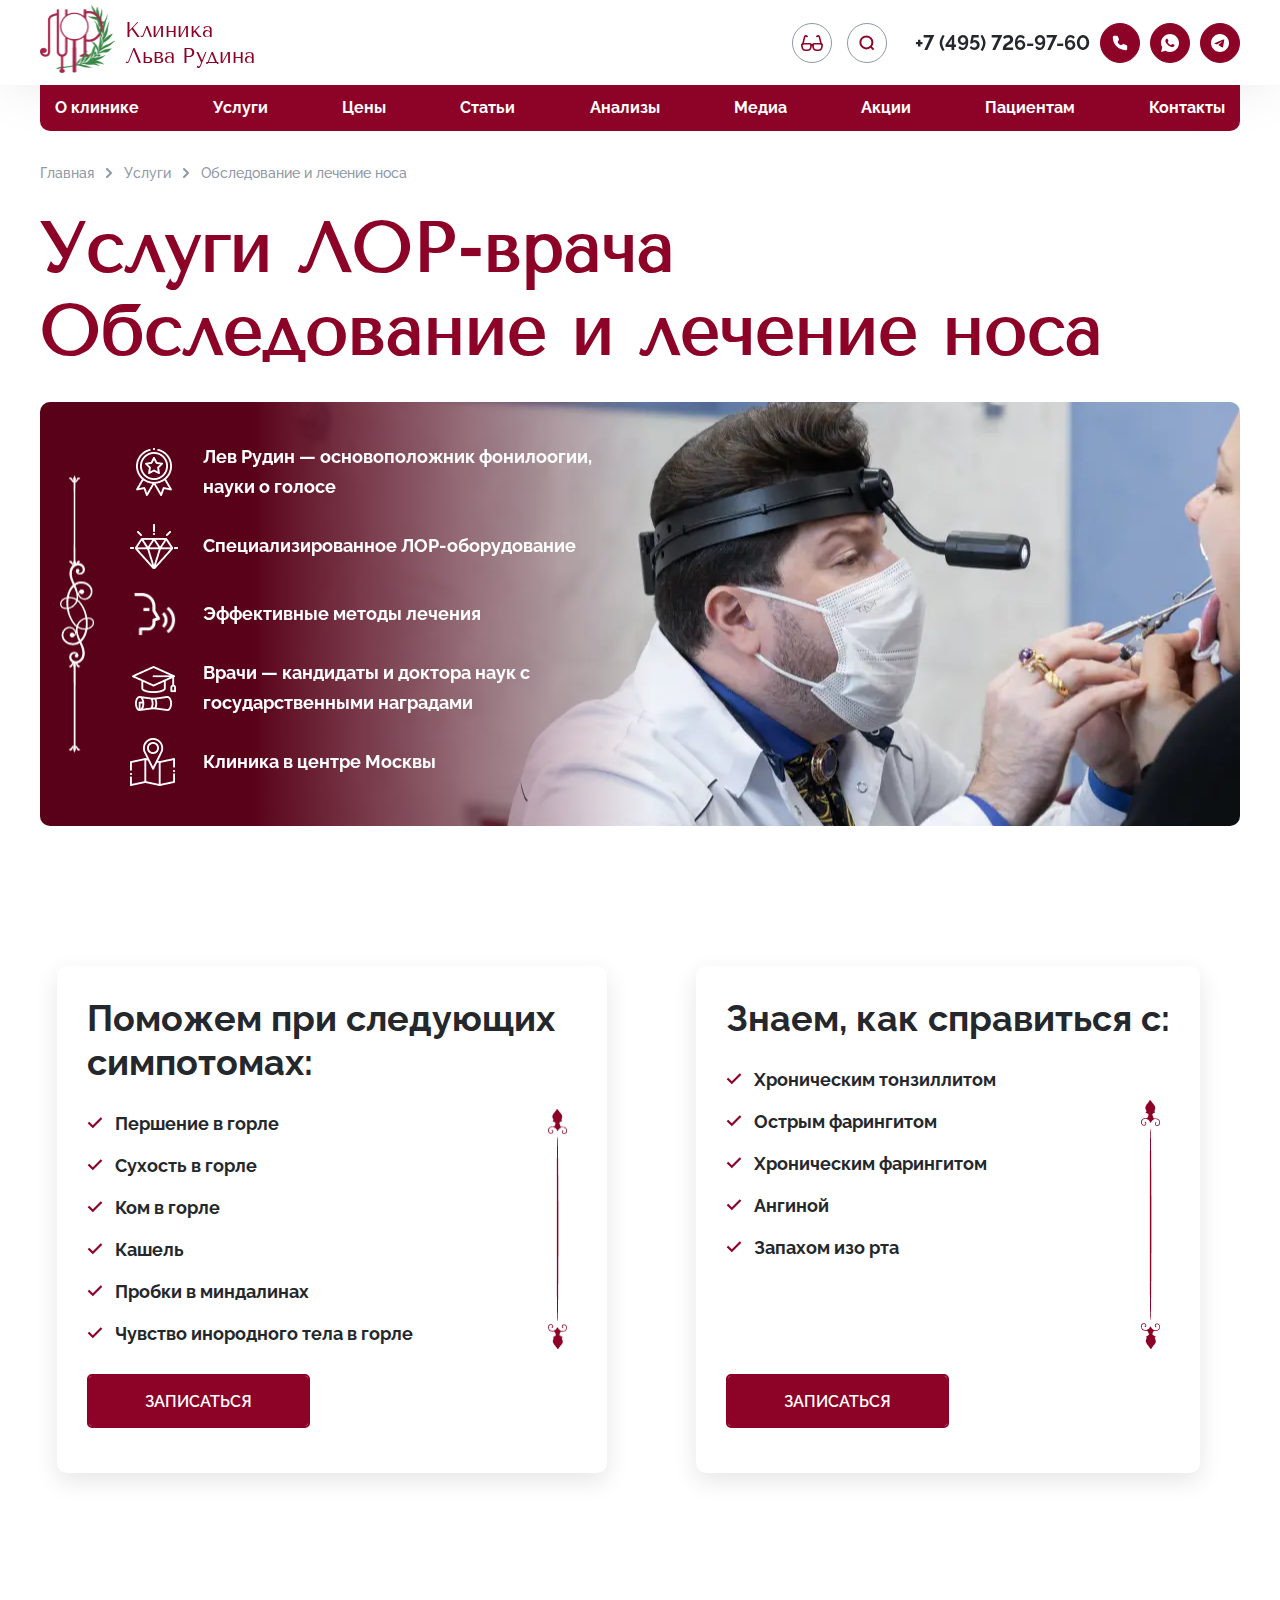
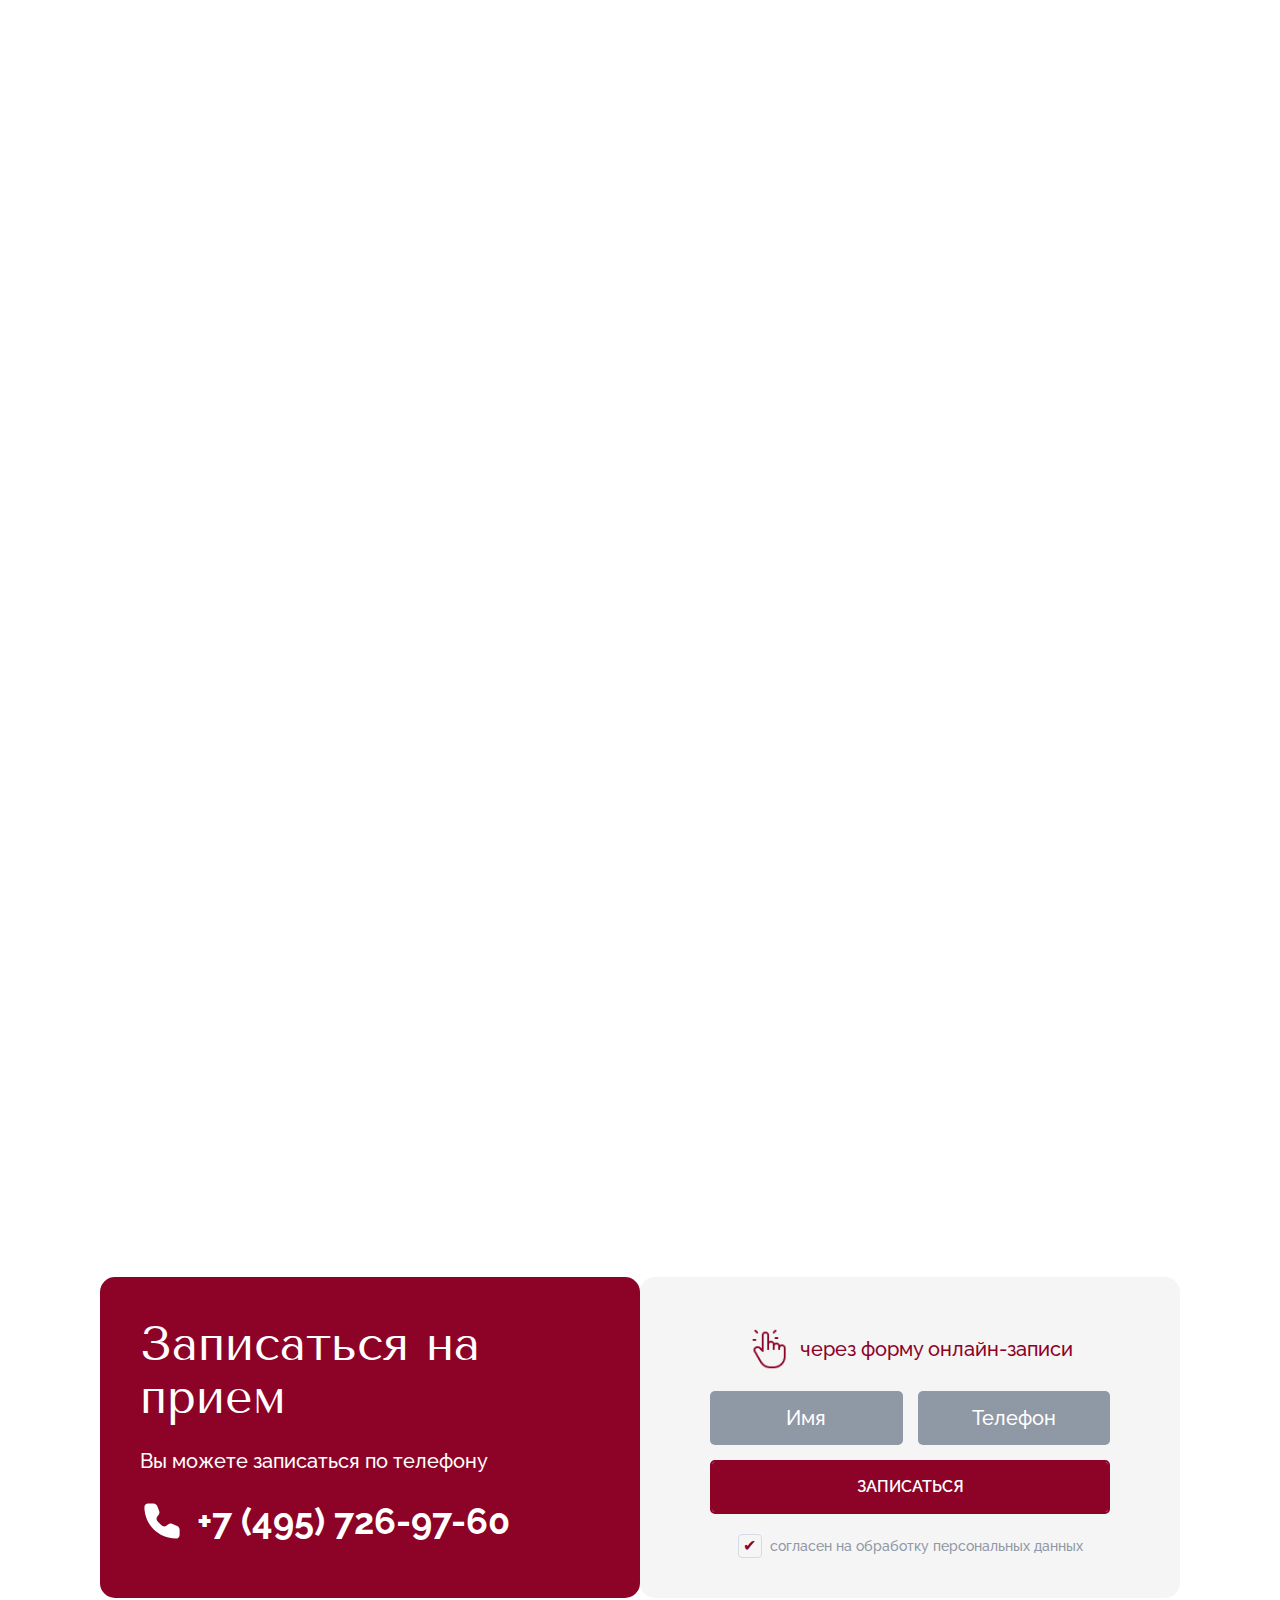
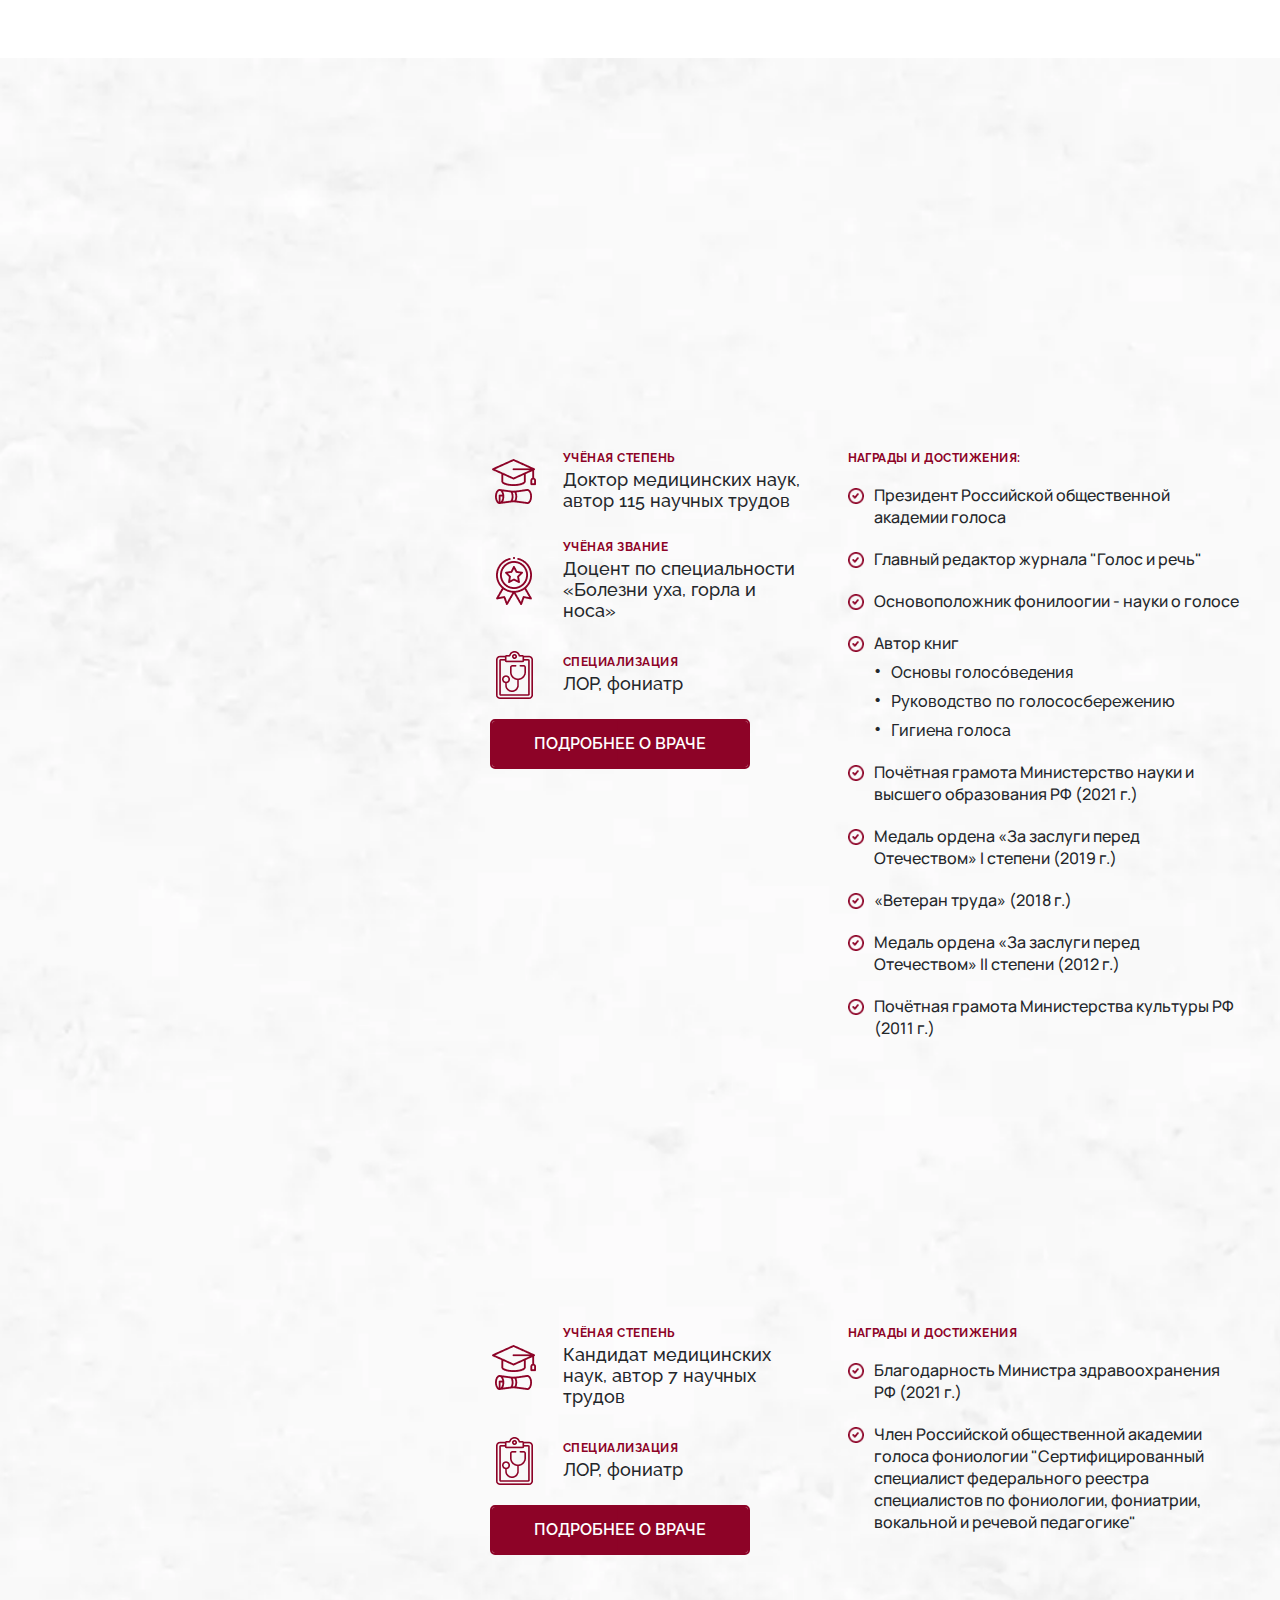
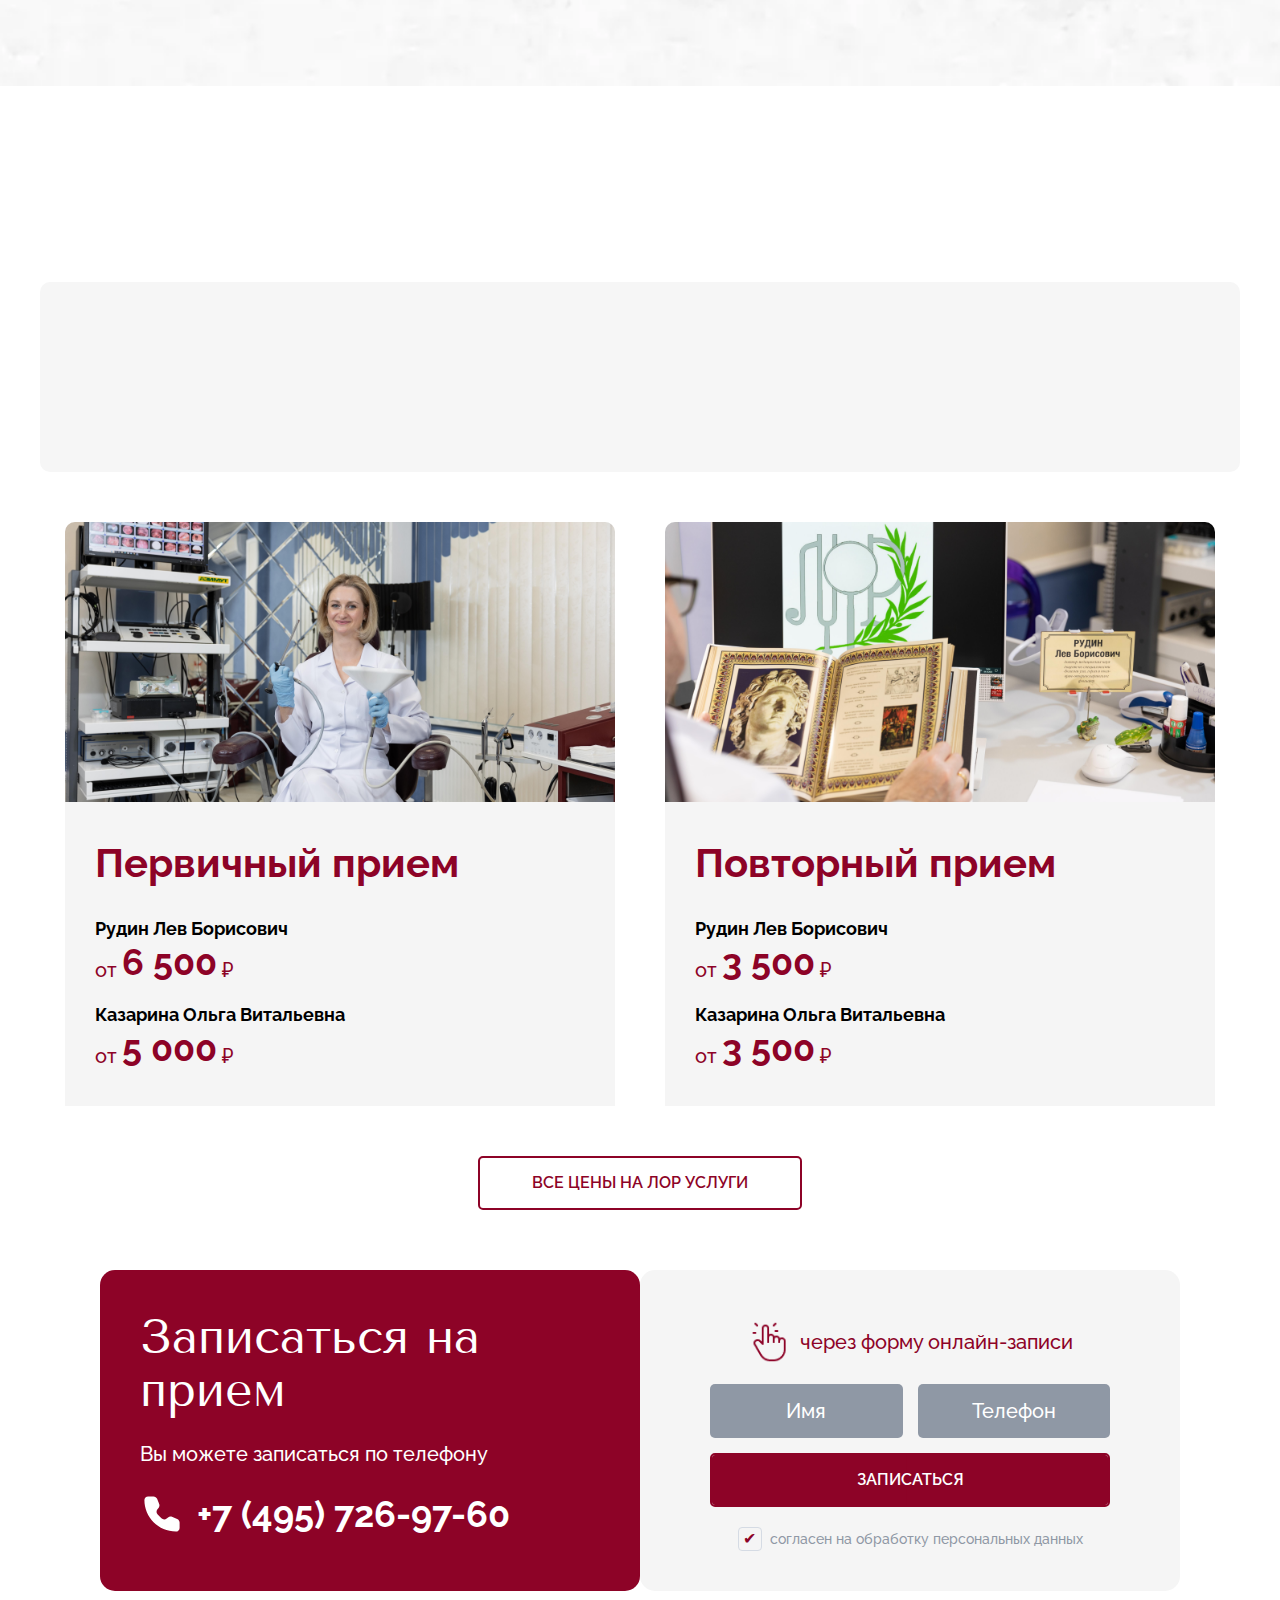
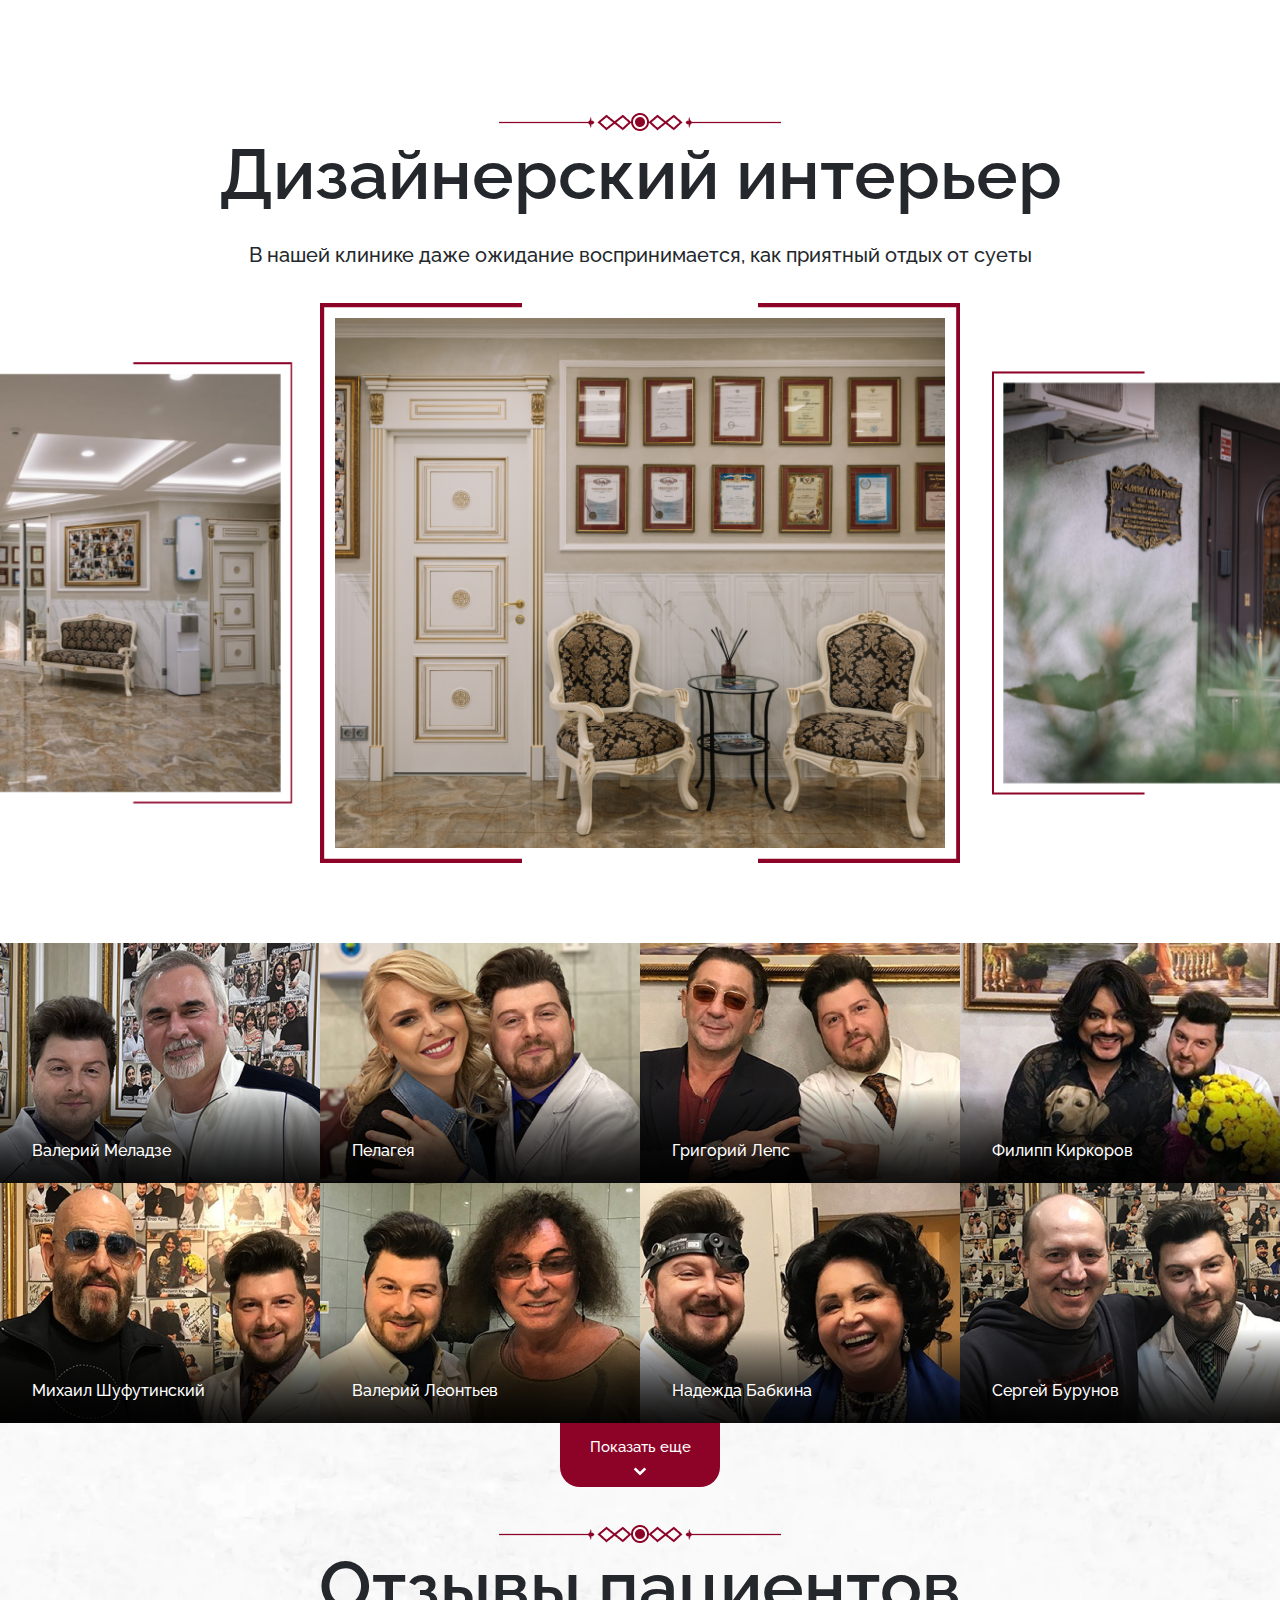
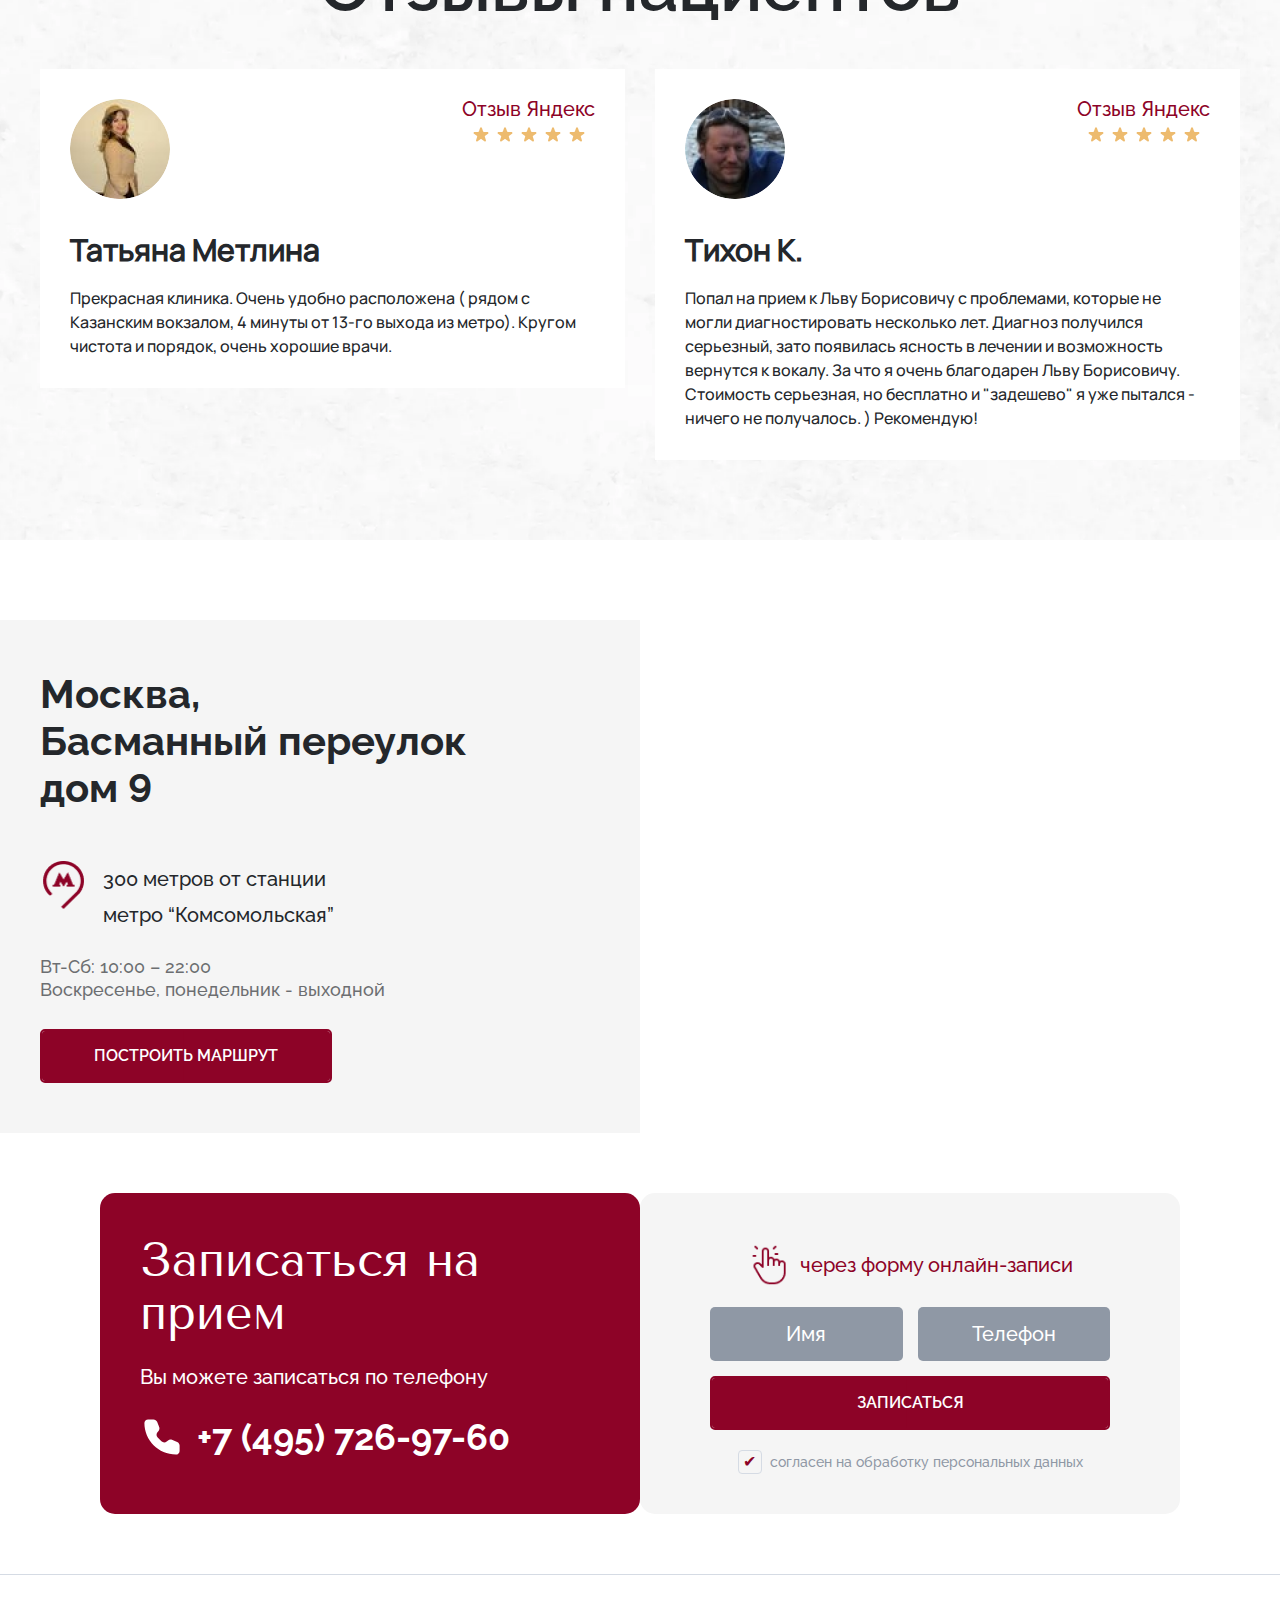
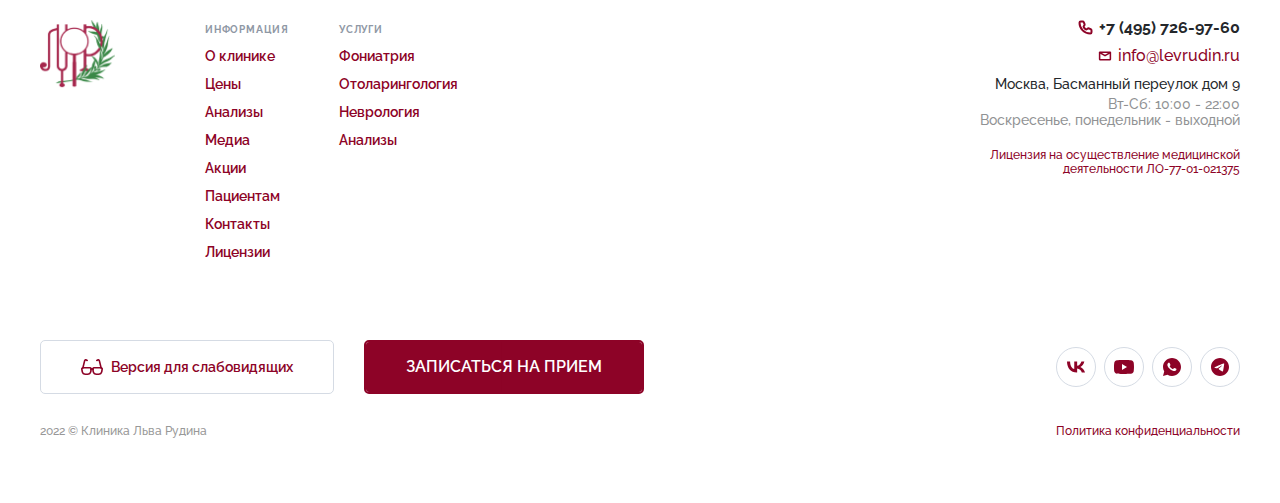
<file: throat.html>
<!DOCTYPE html>
<html lang='ru'>
<head>
	<title>Горло</title>
	<meta charset="UTF-8">
	<meta name="format-detection" content="telephone=no">
	<meta name="viewport" content="width=device-width, initial-scale=1.0">
	<link rel="shortcut icon" href="img/favicon/Gulp.svg">
	<link rel="stylesheet" href="https://cdn.jsdelivr.net/npm/swiper@10/swiper-bundle.min.css?_v=20231223204038" />
	<link href="https://unpkg.com/aos@2.3.1/dist/aos.css?_v=20231223204038" rel="stylesheet">
	<link rel="stylesheet" href="css/style.min.css?_v=20231223204038">
</head>

<body>
  <div class='wrapper'>
    <header class="header">
	<div class="header__body">
		<div class="header__container _container">
			<nav class="header__nav">
				<ul class="header__list">
					<li class="header__item"><a href="about.html" class="header__link link-page">О клинике</a></li>
					<li class="header__item"><a href="services.html" class="header__link link-page">Услуги</a></li>
					<li class="header__item"><a href="price.html" class="header__link link-page">Цены</a></li>
					<li class="header__item"><a href="articles.html" class="header__link link-page">Статьи</a></li>
					<li class="header__item"><a href="analyzes.html" class="header__link link-page">Анализы</a></li>
					<li class="header__item"><a href="media.html" class="header__link link-page">Медиа</a></li>
					<li class="header__item"><a href="stocks.html" class="header__link link-page">Акции</a></li>
					<li class="header__item"><a href="patients.html" class="header__link link-page">Пациентам</a></li>
					<li class="header__item"><a href="contacts.html" class="header__link link-page">Контакты</a></li>
					<div class="header__list_close"></div>
				</ul>
				<div class="header-burger">
					<span></span>
					<span></span>
					<span></span>
				</div>
			</nav>

			<div class="header__content">
				<a href="index.html" class="header__logo" data-aos="fade-down">
					<img src="img/logo.png" alt="logo">
					<span class="header__logo-text">Клиника<br> Льва Рудина</span>
				</a>
				<div class="header__content-controls">
					<button class="header__visuallyImpaired header-controls-btn" data-aos="zoom-in" data-aos-delay="100">
						<svg class='icon'>
							<use xlink:href='img/svg/sprite.svg#glasses'></use>
						</svg>
					</button>
					<form class="header__form">
						<input type="search" name="search" class="header__form_search" placeholder="поиск">
						<span class="header__form_btn header-controls-btn">
							<svg class='icon'>
								<use xlink:href='img/svg/sprite.svg#search'></use>
							</svg>
						</span>
					</form>
				</div>

				<a href="tel:74957269760" class="header__tel" data-aos="fade-down" data-aos-delay="200">+7 (495) 726-97-60</a>

				<div class="header__messengers" data-da=".header__nav,767.98,first">
					<button class="header__messengers_link modal-btn-active" data-aos="zoom-in" data-aos-delay="300">
						<svg class='icon'>
							<use xlink:href='img/svg/sprite.svg#tel'></use>
						</svg>
					</button>
					<a href="https://wa.me/74957269760" class="header__messengers_link" data-aos="zoom-in" data-aos-delay="350"
						target="_blank">
						<svg xmlns="http://www.w3.org/2000/svg" viewBox="0 0 18 18" class="icon">
							<path
								d="M9.00001 0C13.9707 0 18 4.0293 18 8.99999C18 13.9707 13.9707 18 9.00001 18C7.40951 18.0026 5.847 17.5816 4.47301 16.7805L0.00361266 18L1.22041 13.5288C0.418596 12.1544 -0.00264454 10.5912 1.24922e-05 8.99999C1.24922e-05 4.0293 4.02931 0 9.00001 0ZM5.93281 4.77L5.75281 4.7772C5.63628 4.78429 5.52239 4.81491 5.41801 4.8672C5.32038 4.92248 5.23126 4.9916 5.15341 5.0724C5.04541 5.1741 4.98421 5.2623 4.91851 5.3478C4.58562 5.78061 4.40638 6.31198 4.40911 6.858C4.41091 7.299 4.52611 7.72829 4.70611 8.12969C5.07421 8.94149 5.67991 9.80099 6.47911 10.5975C6.67171 10.7892 6.86071 10.9818 7.06411 11.1609C8.05716 12.0352 9.24053 12.6657 10.5201 13.0023L11.0313 13.0806C11.1978 13.0896 11.3643 13.077 11.5317 13.0689C11.7938 13.0554 12.0498 12.9844 12.2814 12.861C12.3993 12.8003 12.5143 12.7342 12.6261 12.663C12.6261 12.663 12.6648 12.6378 12.7386 12.582C12.8601 12.492 12.9348 12.4281 13.0356 12.3228C13.1103 12.2454 13.1751 12.1545 13.2246 12.051C13.2948 11.9043 13.365 11.6244 13.3938 11.3913C13.4154 11.2131 13.4091 11.1159 13.4064 11.0556C13.4028 10.9593 13.3227 10.8594 13.2354 10.8171L12.7116 10.5822C12.7116 10.5822 11.9286 10.2411 11.4498 10.0233C11.3997 10.0014 11.346 9.98891 11.2914 9.98639C11.2298 9.98007 11.1676 9.987 11.1089 10.0067C11.0503 10.0264 10.9965 10.0585 10.9512 10.1007C10.9467 10.0989 10.8864 10.1502 10.2357 10.9386C10.1984 10.9888 10.1469 11.0267 10.0879 11.0475C10.0289 11.0684 9.96509 11.0712 9.90451 11.0556C9.84588 11.0399 9.78843 11.02 9.7326 10.9962C9.62101 10.9494 9.58231 10.9314 9.50581 10.899C8.98927 10.6736 8.51103 10.369 8.08831 9.99629C7.97491 9.89729 7.86961 9.78929 7.76161 9.68489C7.40754 9.3458 7.09896 8.9622 6.84361 8.54369L6.79051 8.45819C6.75237 8.40074 6.72153 8.33877 6.69871 8.27369C6.66451 8.14139 6.75361 8.03519 6.75361 8.03519C6.75361 8.03519 6.97231 7.79579 7.07401 7.66619C7.17301 7.54019 7.25671 7.4178 7.31071 7.3305C7.41691 7.1595 7.45021 6.984 7.39441 6.8481C7.14241 6.2325 6.88141 5.6196 6.61321 5.0112C6.56011 4.8906 6.40261 4.8042 6.25951 4.7871C6.21091 4.7817 6.16231 4.7763 6.11371 4.7727C5.99284 4.76669 5.87173 4.76789 5.75101 4.7763L5.93191 4.7691L5.93281 4.77Z" />
						</svg>
					</a>
					<a href="" class="header__messengers_link" data-aos="zoom-in" data-aos-delay="400" target="_blank">
						<svg xmlns="http://www.w3.org/2000/svg" viewBox="0 0 18 18" class="icon">
							<path
								d="M9 0C4.032 0 0 4.032 0 9C0 13.968 4.032 18 9 18C13.968 18 18 13.968 18 9C18 4.032 13.968 0 9 0ZM13.176 6.12C13.041 7.542 12.456 10.998 12.159 12.591C12.033 13.266 11.781 13.491 11.547 13.518C11.025 13.563 10.629 13.176 10.125 12.843C9.333 12.321 8.883 11.997 8.118 11.493C7.227 10.908 7.803 10.584 8.316 10.062C8.451 9.927 10.755 7.83 10.8 7.641C10.8063 7.61237 10.8054 7.58265 10.7976 7.55442C10.7897 7.52619 10.7751 7.5003 10.755 7.479C10.701 7.434 10.629 7.452 10.566 7.461C10.485 7.479 9.225 8.316 6.768 9.972C6.408 10.215 6.084 10.341 5.796 10.332C5.472 10.323 4.86 10.152 4.401 9.999C3.834 9.819 3.393 9.72 3.429 9.405C3.447 9.243 3.672 9.081 4.095 8.91C6.723 7.767 8.469 7.011 9.342 6.651C11.844 5.607 12.357 5.427 12.699 5.427C12.771 5.427 12.942 5.445 13.05 5.535C13.14 5.607 13.167 5.706 13.176 5.778C13.167 5.832 13.185 5.994 13.176 6.12Z" />
						</svg>
					</a>
				</div>
			</div>
		</div>
	</div>
</header>
    <main class='main'>
      <section class="doctor section">
        <div class="doctor__container _container">
          <div class="doctor__body">
            <ul class="path">
              <li class="path__li">
                <a href="index.html" class="path__link">Главная</a>
              </li>
              <svg xmlns="http://www.w3.org/2000/svg" width="6" height="10" viewBox="0 0 6 10" fill="none">
                <path d="M1 1L5 5L1 9" stroke="#8F98A5" stroke-width="2" stroke-linecap="round"
                  stroke-linejoin="round" />
              </svg>
              <li class="path__li">
                <a href="index.html" class="path__link">Услуги</a>
              </li>
              <svg xmlns="http://www.w3.org/2000/svg" width="6" height="10" viewBox="0 0 6 10" fill="none">
                <path d="M1 1L5 5L1 9" stroke="#8F98A5" stroke-width="2" stroke-linecap="round"
                  stroke-linejoin="round" />
              </svg>
              <li class="path__li">
                <a href="nose.html" class="path__link">Обследование и лечение носа</a>
              </li>
            </ul>
            <h1 class="doctor__title h1" data-aos="fade-down">Услуги ЛОР-врача<br> Обследование и лечение носа</h1>
            <div class="doctor__content doctor-bg-4">
              <img src="img/icons/decor-4.png" alt="decor" class="decor">
              <ul class="doctor__list">
                <li class="doctor__li" data-aos="fade-right">
                  <img src="img/icons/icon-white-2.png" alt="intro-list">
                  <p>Лев Рудин — основоположник фонилоогии, науки о голосе</p>
                </li>
                <li class="doctor__li" data-aos="fade-right" data-aos-delay="50">
                  <img src="img/icons/icon-white-3.png" alt="intro-list">
                  <p>Специализированное ЛОР-оборудование</p>
                </li>
                <li class="doctor__li" data-aos="fade-right" data-aos-delay="100">
                  <img src="img/icons/icon-white-5.png" alt="intro-list">
                  <p>Эффективные методы лечения</p>
                </li>
                <li class="doctor__li" data-aos="fade-right" data-aos-delay="150">
                  <img src="img/icons/icon-white-1.png" alt="intro-list">
                  <p>Врачи — кандидаты и доктора наук
                    с государственными наградами</p>
                </li>
                <li class="doctor__li" data-aos="fade-right" data-aos-delay="200">
                  <img src="img/icons/icon-white-4.png" alt="intro-list">
                  <p>Клиника в центре Москвы</p>
                </li>
              </ul>
            </div>
          </div>
        </div>
      </section>

      <section class="voice section">
        <div class="voice__container _container">
          <div class="voice__body">
            <div class="voice__content neurologist-page">
              <div class="voice__card max-w-550">
                <h4 class="voice__card_title">Поможем при следующих симпотомах:</h4>
                <ul class="voice__card_list">
                  <li class="voice__card_li">
                    <svg class='icon'>
                      <use xlink:href='img/svg/sprite.svg#check'></use>
                    </svg>
                    <span>Першение в горле</span>
                  </li>
                  <li class="voice__card_li">
                    <svg class='icon'>
                      <use xlink:href='img/svg/sprite.svg#check'></use>
                    </svg>
                    <span>Сухость в горле</span>
                  </li>
                  <li class="voice__card_li">
                    <svg class='icon'>
                      <use xlink:href='img/svg/sprite.svg#check'></use>
                    </svg>
                    <span>Ком в горле</span>
                  </li>
                  <li class="voice__card_li">
                    <svg class='icon'>
                      <use xlink:href='img/svg/sprite.svg#check'></use>
                    </svg>
                    <span>Кашель</span>
                  </li>
                  <li class="voice__card_li">
                    <svg class='icon'>
                      <use xlink:href='img/svg/sprite.svg#check'></use>
                    </svg>
                    <span>Пробки в миндалинах</span>
                  </li>
                  <li class="voice__card_li">
                    <svg class='icon'>
                      <use xlink:href='img/svg/sprite.svg#check'></use>
                    </svg>
                    <span>Чувство инородного тела в горле</span>
                  </li>
                  <img src="img/icons/decor-5.png" alt="decor" class="img-decor">
                </ul>
                <button class="voice__card_button modal-btn-active button hover">Записаться</button>
              </div>
              <div class="voice__card max-w-550">
                <h4 class="voice__card_title">Знаем, как справиться с:</h4>
                <ul class="voice__card_list">
                  <li class="voice__card_li">
                    <svg class='icon'>
                      <use xlink:href='img/svg/sprite.svg#check'></use>
                    </svg>
                    <span>Хроническим тонзиллитом</span>
                  </li>
                  <li class="voice__card_li">
                    <svg class='icon'>
                      <use xlink:href='img/svg/sprite.svg#check'></use>
                    </svg>
                    <span>Острым фарингитом</span>
                  </li>
                  <li class="voice__card_li">
                    <svg class='icon'>
                      <use xlink:href='img/svg/sprite.svg#check'></use>
                    </svg>
                    <span>Хроническим фарингитом</span>
                  </li>
                  <li class="voice__card_li">
                    <svg class='icon'>
                      <use xlink:href='img/svg/sprite.svg#check'></use>
                    </svg>
                    <span>Ангиной</span>
                  </li>
                  <li class="voice__card_li">
                    <svg class='icon'>
                      <use xlink:href='img/svg/sprite.svg#check'></use>
                    </svg>
                    <span>Запахом изо рта</span>
                  </li>
                  <img src="img/icons/decor-5.png" alt="decor" class="img-decor">
                </ul>
                <button class="voice__card_button modal-btn-active button hover">Записаться</button>
              </div>
            </div>
          </div>
        </div>
      </section>

      <section class="recovering section">
        <div class="recovering__container _container">
          <div class="recovering__body">
            <h2 class="recovering__title h2" data-aos="fade-down">
              <img src="img/icons/title-decor.png" alt="title-decor">
              С нами выздоравливают в 1.5 раза быстрее
            </h2>

            <div class="recovering__content">
              <img src="img/services-bg.png" alt="services-bg" class="recovering__bg img-decors bg-1">
              <img src="img/services-bg.png" alt="services-bg" class="recovering__bg img-decors bg-2">
              <div class="recovering__item" data-aos="fade-right">
                <div class="recovering__item_wpImg">
                  <div class="recovering__item_swiper swiper">
                    <div class="recovering__item_swiper-wrapper swiper-wrapper">
                      <div class="recovering__item_swiper-slide swiper-slide">
                        <img src="img/LIM_3281.jpg" alt="equipment">
                      </div>
                      <div class="recovering__item_swiper-slide swiper-slide">
                        <img src="img/equipment-4.png" alt="equipment">
                      </div>
                      <div class="recovering__item_swiper-slide swiper-slide">
                        <img src="img/equipment-2.png" alt="equipment">
                      </div>
                      <div class="recovering__item_swiper-slide swiper-slide">
                        <img src="img/equipment-3.png" alt="equipment">
                      </div>
                      <div class="recovering__item_swiper-slide swiper-slide">
                        <img src="img/equipment-5.png" alt="equipment">
                      </div>
                      <div class="recovering__item_swiper-slide swiper-slide">
                        <img src="img/equipment-7.jpg" alt="equipment">
                      </div>
                    </div>

                    <div class="recovering__item_swiper-button recovering-swiper-button-prev">
                      <svg xmlns="http://www.w3.org/2000/svg" viewBox="0 0 15 24">
                        <path d="M13 2L3 12L13 22" stroke-linecap="round" />
                      </svg>
                    </div>
                    <div class="recovering__item_swiper-button recovering-swiper-button-next">
                      <svg xmlns="http://www.w3.org/2000/svg" viewBox="0 0 15 24">
                        <path d="M2 2L12 12L2 22" stroke-linecap="round" />
                      </svg>
                    </div>
                  </div>
                  <div class="recovering__item_subSwiper swiper">
                    <div class="swiper-wrapper">
                      <div class="swiper-slide"><span>Аппарат для диагностики гортани</span></div>
                      <div class="swiper-slide"><span>Аппарат для диагностики уха</span></div>
                      <div class="swiper-slide"><span>Оборудование для выполнения ларингостробоскопии</span></div>
                      <div class="swiper-slide"><span>Оборудование для выполнения ларингостробоскопии</span></div>
                      <div class="swiper-slide"><span>Аппарат диагностики заболевания носа</span></div>
                      <div class="swiper-slide"><span>Аппарат для диагностики гортани</span></div>
                    </div>
                  </div>
                </div>
                <div class="recovering__item_content">
                  <h4 class="recovering__item_title">Современное оборудование</h4>
                  <p class="recovering__item_text">Новейшее диагностическое оборудование позволяет провести все
                    необходимые обследования в рамках клиники без ожидания и очередей. </p>
                </div>
              </div>
              <div class="recovering__item" data-aos="fade-right" data-aos-delay="50">
                <div class="recovering__item_wpImg">
                  <img src="img/recovering-4.png" alt="recovering">
                </div>
                <div class="recovering__item_content">
                  <h4 class="recovering__item_title">Реальный опыт</h4>
                  <p class="recovering__item_text">Не тратим ваше время и деньги на ненужные анализы или излишнюю
                    диагностику. Быстро и точно ставим диагноз, а назначаем эффективное лечение.</p>
                </div>
              </div>
              <div class="recovering__item" data-aos="fade-right" data-aos-delay="100">
                <div class="recovering__item_wpImg">
                  <img src="img/recovering-2.png" alt="recovering">
                </div>
                <div class="recovering__item_content">
                  <h4 class="recovering__item_title">Авторские методики</h4>
                  <p class="recovering__item_text">За многие годы практики сформировали уникальные методики лечения.
                    С их помощью наши пациенты выздоравливают быстрее, с минимальным дискомфортом.</p>
                </div>
              </div>
            </div>
          </div>
        </div>
      </section>

      <section class="record section">
  <div class="record__container _container">
    <div class="record__body">
      <div class="record__content">
        <div class="record__block">
          <h4 class="record__title">Записаться на прием</h4>
          <span>Вы можете записаться по телефону</span>
          <div class="record__block-bottom">
            <svg class='icon'>
              <use xlink:href='img/svg/sprite.svg#tel'></use>
            </svg>
            <a href="tel:74957269760" class="record__tel">+7 (495) 726-97-60</a>
          </div>
        </div>
        <form class="record__form form-record" data-form="record">
          <div class="record__form_unavailable _none"><span>записаться можно только по телефону</span></div>
          <div class="record__form_info">
            <img src="img/icons/tabler.png" alt="tabler">
            <span>через форму онлайн-записи</span>
          </div>
          <div class="record__form_row">
            <div class="record__form_wpInput wpInput">
              <input type="text" name="name" class="record__form_input input" placeholder="Имя">
            </div>
            <div class="record__form_wpInput wpInput">
              <input type="tel" name="phone" class="record__form_input input" inputmode="tel" placeholder="Телефон">
            </div>
          </div>
          <button type="submit" class="record__form_button button hover">Записаться</button>
          <label class="record__form_bottom wpCheckbox-label">
            <input type="checkbox" name="privacy-policy" class="input-checkbox" id="privacy-policy" checked>
            <label for="privacy-policy" class="record__form_checkbox-label checkbox-label"></label>
            <p class="record__form_text">согласен на обработку персональных данных</p>
          </label>
        </form>
      </div>
    </div>
  </div>
</section>

      <section class="specialists section section-bg">
        <div class="specialists__container _container">
          <div class="specialists__body">
            <h2 class="specialists__title h2" data-aos="fade-down">Опытные специалисты</h2>
            <div class="specialists__content">
              <div class="specialists__specialist">
                <div class="specialists__specialist_wpImg" data-da=".specialists__specialist_content,991.98,first"
                  data-aos="fade-right">
                  <img src="img/specialist-1.png" alt="Рудин Лев Борисович">
                </div>
                <div class="specialists__specialist_content">
                  <h3 class="specialists__specialist_title" data-aos="fade-down" data-aos-delay="100">
                    <img src="img/icons/intro-decor.png" alt="intro-decor">
                    Рудин<br> Лев Борисович
                  </h3>
                  <div class="specialists__specialist_flex">
                    <div class="specialists__specialist_flex-column">
                      <ul class="specialists__specialist_list-left">
                        <li class="specialists__specialist_item-left">
                          <img src="img/icons/intro-list-3.png" alt="icon">
                          <div class="specialists__specialist_item-content">
                            <span>Учёная степень</span>
                            <p>Доктор медицинских наук, автор 115 научных трудов</p>
                          </div>
                        </li>
                        <li class="specialists__specialist_item-left">
                          <img src="img/icons/intro-list-2.png" alt="icon">
                          <div class="specialists__specialist_item-content">
                            <span>Учёная звание</span>
                            <p>Доцент по специальности «Болезни уха, горла и носа»</p>
                          </div>
                        </li>
                        <li class="specialists__specialist_item-left">
                          <img src="img/icons/intro-list-5.png" alt="icon">
                          <div class="specialists__specialist_item-content">
                            <span>специализация</span>
                            <p>ЛОР, фониатр</p>
                          </div>
                        </li>
                      </ul>
                      <a href="" class="specialists__specialist_button button hover">Подробнее о враче</a>
                    </div>
                    <div class="specialists__specialist_flex-column">
                      <h6 class="specialists__specialist_list-title">Награды и достижения:</h6>
                      <ul class="specialists__specialist_list-right">
                        <li class="specialists__specialist_item-right">
                          <img src="img/icons/check.png" alt="check">
                          <p>Президент Российской общественной академии голоса</p>
                        </li>
                        <li class="specialists__specialist_item-right">
                          <img src="img/icons/check.png" alt="check">
                          <p>Главный редактор журнала "Голос и речь"</p>
                        </li>
                        <li class="specialists__specialist_item-right">
                          <img src="img/icons/check.png" alt="check">
                          <p>Основоположник фонилоогии - науки о голосе</p>
                        </li>
                        <li class="specialists__specialist_item-right">
                          <img src="img/icons/check.png" alt="check">
                          <p>Автор книг</p>
                          <ul class="specialists__specialist_subList">
                            <li>Основы голосóведения </li>
                            <li>Руководство по голососбережению</li>
                            <li>Гигиена голоса</li>
                          </ul>
                        </li>
                        <li class="specialists__specialist_item-right">
                          <img src="img/icons/check.png" alt="check">
                          <p>Почётная грамота Министерство науки и высшего образования РФ (2021 г.)</p>
                        </li>
                        <li class="specialists__specialist_item-right">
                          <img src="img/icons/check.png" alt="check">
                          <p>Медаль ордена «За заслуги перед Отечеством» I степени (2019 г.)</p>
                        </li>
                        <li class="specialists__specialist_item-right">
                          <img src="img/icons/check.png" alt="check">
                          <p>«Ветеран труда» (2018 г.)</p>
                        </li>
                        <li class="specialists__specialist_item-right">
                          <img src="img/icons/check.png" alt="check">
                          <p>Медаль ордена «За заслуги перед Отечеством» II степени (2012 г.)</p>
                        </li>
                        <li class="specialists__specialist_item-right">
                          <img src="img/icons/check.png" alt="check">
                          <p>Почётная грамота Министерства культуры РФ (2011 г.)</p>
                        </li>
                      </ul>
                    </div>
                  </div>
                </div>
              </div>
              <div class="specialists__specialist">
                <div class="specialists__specialist_wpImg" data-da=".specialist-content-2,991.98,first"
                  data-aos="fade-right">
                  <img src="img/specialist-2.png" alt="Казарина Ольга Витальевна ">
                </div>
                <div class="specialists__specialist_content specialist-content-2">
                  <h3 class="specialists__specialist_title" data-aos="fade-down" data-aos-delay="100">
                    <img src="img/icons/intro-decor.png" alt="intro-decor">
                    Казарина<br> Ольга Витальевна
                  </h3>
                  <div class="specialists__specialist_flex">
                    <div class="specialists__specialist_flex-column">
                      <ul class="specialists__specialist_list-left">
                        <li class="specialists__specialist_item-left">
                          <img src="img/icons/intro-list-3.png" alt="icon">
                          <div class="specialists__specialist_item-content">
                            <span>Учёная степень</span>
                            <p>Кандидат медицинских наук, автор 7 научных трудов</p>
                          </div>
                        </li>
                        <li class="specialists__specialist_item-left">
                          <img src="img/icons/intro-list-5.png" alt="icon">
                          <div class="specialists__specialist_item-content">
                            <span>специализация</span>
                            <p>ЛОР, фониатр</p>
                          </div>
                        </li>
                      </ul>
                      <a href="" class="specialists__specialist_button button hover">Подробнее о враче</a>
                    </div>
                    <div class="specialists__specialist_flex-column">
                      <h6 class="specialists__specialist_list-title">Награды и достижения</h6>
                      <ul class="specialists__specialist_list-right">
                        <li class="specialists__specialist_item-right">
                          <img src="img/icons/check.png" alt="check">
                          <p>Благодарность Министра здравоохранения РФ (2021 г.)</p>
                        </li>
                        <li class="specialists__specialist_item-right">
                          <img src="img/icons/check.png" alt="check">
                          <p>Член Российской общественной академии голоса фониологии "Сертифицированный специалист
                            федерального реестра специалистов по фониологии, фониатрии, вокальной и речевой
                            педагогике"</p>
                        </li>
                      </ul>
                    </div>
                  </div>
                </div>
              </div>
            </div>
          </div>
        </div>
      </section>

      <section class="prices section">
        <div class="prices__container _container">
          <h2 class="prices__title h2" data-aos="fade-down">
            <img src="img/icons/title-decor.png" alt="title-decor">
            Цены
          </h2>
          <div class="prices__body">

            <ul class="prices__ul">
              <li class="prices__li" data-aos="flip-up">
                <img src="img/icons/icon-1.png" alt="icon">
                <p>В приоритете результат, а не количество посещений</p>
              </li>
              <li class="prices__li" data-aos="flip-up" data-aos-delay="50">
                <img src="img/icons/icon-2.png" alt="icon">
                <p>Назначаем только необходимые процедуры</p>
              </li>
              <li class="prices__li" data-aos="flip-up" data-aos-delay="100">
                <img src="img/icons/icon-3.png" alt="icon">
                <p>Используем самые современные методы диагностики и лечения</p>
              </li>
            </ul>

            <div class="prices__content">
              <div class="prices__card">
                <div class="prices__card_wpImg">
                  <img src="img/LIM_3301.jpg" alt="prices-img">
                </div>
                <div class="prices__card_content">
                  <h4 class="prices__card_title">Первичный прием</h4>

                  <div class="prices__card_bottom">
                    <span class="prices__card_name">Рудин Лев Борисович</span>
                    <span class="prices__card_price">от<b>6 500</b>₽</span>
                    <span class="prices__card_name">Казарина Ольга Витальевна</span>
                    <span class="prices__card_price">от<b>5 000</b>₽</span>
                  </div>
                </div>
              </div>
              <div class="prices__card">
                <div class="prices__card_wpImg">
                  <img src="img/LIM_3688.jpg" alt="prices-img">
                </div>
                <div class="prices__card_content">
                  <h4 class="prices__card_title">Повторный прием</h4>

                  <div class="prices__card_bottom">
                    <span class="prices__card_name">Рудин Лев Борисович</span>
                    <span class="prices__card_price">от<b>3 500</b>₽</span>
                    <span class="prices__card_name">Казарина Ольга Витальевна</span>
                    <span class="prices__card_price">от<b>3 500 </b>₽</span>
                  </div>
                </div>
              </div>
            </div>

            <a href="" class="prices__link button hover">Все цены на ЛОР услуги</a>
          </div>
        </div>
      </section>

      <section class="record section">
  <div class="record__container _container">
    <div class="record__body">
      <div class="record__content">
        <div class="record__block">
          <h4 class="record__title">Записаться на прием</h4>
          <span>Вы можете записаться по телефону</span>
          <div class="record__block-bottom">
            <svg class='icon'>
              <use xlink:href='img/svg/sprite.svg#tel'></use>
            </svg>
            <a href="tel:74957269760" class="record__tel">+7 (495) 726-97-60</a>
          </div>
        </div>
        <form class="record__form form-record" data-form="record">
          <div class="record__form_unavailable _none"><span>записаться можно только по телефону</span></div>
          <div class="record__form_info">
            <img src="img/icons/tabler.png" alt="tabler">
            <span>через форму онлайн-записи</span>
          </div>
          <div class="record__form_row">
            <div class="record__form_wpInput wpInput">
              <input type="text" name="name" class="record__form_input input" placeholder="Имя">
            </div>
            <div class="record__form_wpInput wpInput">
              <input type="tel" name="phone" class="record__form_input input" inputmode="tel" placeholder="Телефон">
            </div>
          </div>
          <button type="submit" class="record__form_button button hover">Записаться</button>
          <label class="record__form_bottom wpCheckbox-label">
            <input type="checkbox" name="privacy-policy" class="input-checkbox" id="privacy-policy" checked>
            <label for="privacy-policy" class="record__form_checkbox-label checkbox-label"></label>
            <p class="record__form_text">согласен на обработку персональных данных</p>
          </label>
        </form>
      </div>
    </div>
  </div>
</section>

      <section class="interior section">
        <div class="interior__body">
          <h2 class="interior__title h2">
            <img src="img/icons/title-decor.png" alt="interior">
            Дизайнерский интерьер
          </h2>
          <p class="interior__subtitle">В нашей клинике даже ожидание воспринимается, как приятный отдых от суеты</p>
          <div class="interior__slider swiper">
            <div class="interior__slider-wrapper swiper-wrapper">
              <div class="interior__slider-slide swiper-slide">
                <svg xmlns="http://www.w3.org/2000/svg" viewBox="0 0 193 534" class="icon left">
                  <path d="M193 533H1L1 1L193 1" />
                </svg>
                <a class="interior__slider-button" href="img/interior-1.png" data-fslightbox="gallery"></a>
                <img src="img/interior-1.png" alt="interior" class="interior__slider-img">
                <svg xmlns="http://www.w3.org/2000/svg" viewBox="0 0 193 534" class="icon right">
                  <path d="M0 533H192V1H0" />
                </svg>
              </div>
              <div class="interior__slider-slide swiper-slide">
                <svg xmlns="http://www.w3.org/2000/svg" viewBox="0 0 193 534" class="icon left">
                  <path d="M193 533H1L1 1L193 1" />
                </svg>
                <a class="interior__slider-button" href="img/interior-2.jpg" data-fslightbox="gallery"></a>
                <img src="img/interior-2.jpg" alt="interior" class="interior__slider-img">
                <svg xmlns="http://www.w3.org/2000/svg" viewBox="0 0 193 534" class="icon right">
                  <path d="M0 533H192V1H0" />
                </svg>
              </div>
              <div class="interior__slider-slide swiper-slide">
                <svg xmlns="http://www.w3.org/2000/svg" viewBox="0 0 193 534" class="icon left">
                  <path d="M193 533H1L1 1L193 1" />
                </svg>
                <a class="interior__slider-button" href="img/interior-3.jpg" data-fslightbox="gallery"></a>
                <img src="img/interior-3.jpg" alt="interior" class="interior__slider-img">
                <svg xmlns="http://www.w3.org/2000/svg" viewBox="0 0 193 534" class="icon right">
                  <path d="M0 533H192V1H0" />
                </svg>
              </div>
              <div class="interior__slider-slide swiper-slide">
                <svg xmlns="http://www.w3.org/2000/svg" viewBox="0 0 193 534" class="icon left">
                  <path d="M193 533H1L1 1L193 1" />
                </svg>
                <a class="interior__slider-button" href="img/interior-4.jpg" data-fslightbox="gallery"></a>
                <img src="img/interior-4.jpg" alt="interior" class="interior__slider-img">
                <svg xmlns="http://www.w3.org/2000/svg" viewBox="0 0 193 534" class="icon right">
                  <path d="M0 533H192V1H0" />
                </svg>
              </div>
              <div class="interior__slider-slide swiper-slide">
                <svg xmlns="http://www.w3.org/2000/svg" viewBox="0 0 193 534" class="icon left">
                  <path d="M193 533H1L1 1L193 1" />
                </svg>
                <a class="interior__slider-button" href="img/interior-5.jpg" data-fslightbox="gallery"></a>
                <img src="img/interior-5.jpg" alt="interior" class="interior__slider-img">
                <svg xmlns="http://www.w3.org/2000/svg" viewBox="0 0 193 534" class="icon right">
                  <path d="M0 533H192V1H0" />
                </svg>
              </div>
              <div class="interior__slider-slide swiper-slide">
                <svg xmlns="http://www.w3.org/2000/svg" viewBox="0 0 193 534" class="icon left">
                  <path d="M193 533H1L1 1L193 1" />
                </svg>
                <a class="interior__slider-button" href="img/interior-6.jpg" data-fslightbox="gallery"></a>
                <img src="img/interior-6.jpg" alt="interior" class="interior__slider-img">
                <svg xmlns="http://www.w3.org/2000/svg" viewBox="0 0 193 534" class="icon right">
                  <path d="M0 533H192V1H0" />
                </svg>
              </div>
              <div class="interior__slider-slide swiper-slide">
                <svg xmlns="http://www.w3.org/2000/svg" viewBox="0 0 193 534" class="icon left">
                  <path d="M193 533H1L1 1L193 1" />
                </svg>
                <a class="interior__slider-button" href="img/interior-7.jpg" data-fslightbox="gallery"></a>
                <img src="img/interior-7.jpg" alt="interior" class="interior__slider-img">
                <svg xmlns="http://www.w3.org/2000/svg" viewBox="0 0 193 534" class="icon right">
                  <path d="M0 533H192V1H0" />
                </svg>
              </div>
              <div class="interior__slider-slide swiper-slide">
                <svg xmlns="http://www.w3.org/2000/svg" viewBox="0 0 193 534" class="icon left">
                  <path d="M193 533H1L1 1L193 1" />
                </svg>
                <a class="interior__slider-button" href="img/interior-8.jpg" data-fslightbox="gallery"></a>
                <img src="img/interior-8.jpg" alt="interior" class="interior__slider-img">
                <svg xmlns="http://www.w3.org/2000/svg" viewBox="0 0 193 534" class="icon right">
                  <path d="M0 533H192V1H0" />
                </svg>
              </div>
            </div>
          </div>
        </div>
      </section>

      <section class="gallery">
        <div class="gallery__container _container">
          <div class="gallery__body">
            <div class="gallery__content">
              <a class="gallery__tile" href="img/gallery-1.png">
                <img src="img/gallery-1.png" alt="gallery">
                <span class="gallery__tile-name">Валерий Меладзе</span>
                <div class="gallery__tile-zoom">
                  <svg class='icon'>
                    <use xlink:href='img/svg/sprite.svg#zoom'></use>
                  </svg>
                </div>
              </a>
              <a class="gallery__tile" href="img/gallery-2.png">
                <img src="img/gallery-2.png" alt="gallery">
                <span class="gallery__tile-name">Пелагея</span>
                <div class="gallery__tile-zoom">
                  <svg class='icon'>
                    <use xlink:href='img/svg/sprite.svg#zoom'></use>
                  </svg>
                </div>
              </a>
              <a class="gallery__tile" href="img/gallery-3.png">
                <img src="img/gallery-3.png" alt="gallery">
                <span class="gallery__tile-name">Григорий Лепс</span>
                <div class="gallery__tile-zoom">
                  <svg class='icon'>
                    <use xlink:href='img/svg/sprite.svg#zoom'></use>
                  </svg>
                </div>
              </a>
              <a class="gallery__tile" href="img/gallery-4.png">
                <img src="img/gallery-4.png" alt="gallery">
                <span class="gallery__tile-name">Филипп Киркоров</span>
                <div class="gallery__tile-zoom">
                  <svg class='icon'>
                    <use xlink:href='img/svg/sprite.svg#zoom'></use>
                  </svg>
                </div>
              </a>
              <a class="gallery__tile" href="img/gallery-5.png">
                <img src="img/gallery-5.png" alt="gallery">
                <span class="gallery__tile-name">Михаил Шуфутинский</span>
                <div class="gallery__tile-zoom">
                  <svg class='icon'>
                    <use xlink:href='img/svg/sprite.svg#zoom'></use>
                  </svg>
                </div>
              </a>
              <a class="gallery__tile" href="img/gallery-6.png">
                <img src="img/gallery-6.png" alt="gallery">
                <span class="gallery__tile-name">Валерий Леонтьев</span>
                <div class="gallery__tile-zoom">
                  <svg class='icon'>
                    <use xlink:href='img/svg/sprite.svg#zoom'></use>
                  </svg>
                </div>
              </a>
              <a class="gallery__tile" href="img/gallery-7.png">
                <img src="img/gallery-7.png" alt="gallery">
                <span class="gallery__tile-name">Надежда Бабкина</span>
                <div class="gallery__tile-zoom">
                  <svg class='icon'>
                    <use xlink:href='img/svg/sprite.svg#zoom'></use>
                  </svg>
                </div>
              </a>
              <a class="gallery__tile" href="img/gallery-10.png">
                <img src="img/gallery-10.png" alt="gallery">
                <span class="gallery__tile-name">Сергей Бурунов</span>
                <div class="gallery__tile-zoom">
                  <svg class='icon'>
                    <use xlink:href='img/svg/sprite.svg#zoom'></use>
                  </svg>
                </div>
              </a>
              <a class="gallery__tile" href="img/gallery-11.jpg">
                <img src="img/gallery-11.jpg" alt="gallery">
                <span class="gallery__tile-name">Владимир Машков</span>
                <div class="gallery__tile-zoom">
                  <svg class='icon'>
                    <use xlink:href='img/svg/sprite.svg#zoom'></use>
                  </svg>
                </div>
              </a>
              <a class="gallery__tile" href="img/gallery-12.jpg">
                <img src="img/gallery-12.jpg" alt="gallery">
                <span class="gallery__tile-name">Игорь Николаев</span>
                <div class="gallery__tile-zoom">
                  <svg class='icon'>
                    <use xlink:href='img/svg/sprite.svg#zoom'></use>
                  </svg>
                </div>
              </a>
              <a class="gallery__tile" href="img/gallery-13.jpg">
                <img src="img/gallery-13.jpg" alt="gallery">
                <span class="gallery__tile-name">Нонна Гришаева</span>
                <div class="gallery__tile-zoom">
                  <svg class='icon'>
                    <use xlink:href='img/svg/sprite.svg#zoom'></use>
                  </svg>
                </div>
              </a>
              <a class="gallery__tile" href="img/gallery-16.jpg">
                <img src="img/gallery-16.jpg" alt="gallery">
                <span class="gallery__tile-name">Олег Меньшиков</span>
                <div class="gallery__tile-zoom">
                  <svg class='icon'>
                    <use xlink:href='img/svg/sprite.svg#zoom'></use>
                  </svg>
                </div>
              </a>
              <a class="gallery__tile" href="img/image-11-12-23-03-14.jpg">
                <img src="img/image-11-12-23-03-14.jpg" alt="gallery">
                <span class="gallery__tile-name">Олег Газманов</span>
                <div class="gallery__tile-zoom">
                  <svg class='icon'>
                    <use xlink:href='img/svg/sprite.svg#zoom'></use>
                  </svg>
                </div>
              </a>
              <a class="gallery__tile" href="img/image-11-12-23-03-14.jpg">
                <img src="img/image-11-12-23-03-14-1.jpg" alt="gallery">
                <span class="gallery__tile-name">Ильдар Абдразаков</span>
                <div class="gallery__tile-zoom">
                  <svg class='icon'>
                    <use xlink:href='img/svg/sprite.svg#zoom'></use>
                  </svg>
                </div>
              </a>
              <a class="gallery__tile" href="img/image-11-12-23-03-14-2.jpg">
                <img src="img/image-11-12-23-03-14-2.jpg" alt="gallery">
                <span class="gallery__tile-name">Владимир Кристовский</span>
                <div class="gallery__tile-zoom">
                  <svg class='icon'>
                    <use xlink:href='img/svg/sprite.svg#zoom'></use>
                  </svg>
                </div>
              </a>
              <a class="gallery__tile" href="img/image-11-12-23-03-14-3.jpg">
                <img src="img/image-11-12-23-03-14-3.jpg" alt="gallery">
                <span class="gallery__tile-name">Екатерина Стриженова</span>
                <div class="gallery__tile-zoom">
                  <svg class='icon'>
                    <use xlink:href='img/svg/sprite.svg#zoom'></use>
                  </svg>
                </div>
              </a>
            </div>
            <button class="gallery__button">
              <span class="more">Показать еще</span>
              <span class="wrap">Свернуть</span>
              <svg xmlns="http://www.w3.org/2000/svg" viewBox="0 0 11 6">
                <path d="M9.5 1L5.5 5L1.5 1" />
              </svg>
            </button>
          </div>
        </div>
      </section>

      <section class="reviews section section-bg padding-top-120">
        <div class="reviews__container _container">
          <div class="reviews__body">
            <h2 class="reviews__title h2">
              <img src="img/icons/title-decor.png" alt="title-decor">
              Отзывы пациентов
            </h2>
            <div class="reviews__content">
              <div class="reviews__feedback">
                <div class="reviews__feedback_top">
                  <div class="reviews__feedback_picture">
                    <img src="img/picture-1.png" alt="picture">
                  </div>
                  <div class="reviews__feedback_yandex">
                    <a href="">Отзыв Яндекс</a>
                    <div class="reviews__feedback_rating">
                      <svg xmlns="http://www.w3.org/2000/svg" width="16" height="15" viewBox="0 0 16 15" fill="none">
                        <path
                          d="M7.04894 0.92705C7.3483 0.00573921 8.6517 0.00573969 8.95106 0.92705L10.0206 4.21885C10.1545 4.63087 10.5385 4.90983 10.9717 4.90983H14.4329C15.4016 4.90983 15.8044 6.14945 15.0207 6.71885L12.2205 8.75329C11.87 9.00793 11.7234 9.4593 11.8572 9.87132L12.9268 13.1631C13.2261 14.0844 12.1717 14.8506 11.388 14.2812L8.58778 12.2467C8.2373 11.9921 7.7627 11.9921 7.41221 12.2467L4.61204 14.2812C3.82833 14.8506 2.77385 14.0844 3.0732 13.1631L4.14277 9.87132C4.27665 9.4593 4.12999 9.00793 3.7795 8.75329L0.979333 6.71885C0.195619 6.14945 0.598395 4.90983 1.56712 4.90983H5.02832C5.46154 4.90983 5.8455 4.63087 5.97937 4.21885L7.04894 0.92705Z"
                          fill="#EDBB6F"></path>
                      </svg>
                      <svg xmlns="http://www.w3.org/2000/svg" width="16" height="15" viewBox="0 0 16 15" fill="none">
                        <path
                          d="M7.04894 0.92705C7.3483 0.00573921 8.6517 0.00573969 8.95106 0.92705L10.0206 4.21885C10.1545 4.63087 10.5385 4.90983 10.9717 4.90983H14.4329C15.4016 4.90983 15.8044 6.14945 15.0207 6.71885L12.2205 8.75329C11.87 9.00793 11.7234 9.4593 11.8572 9.87132L12.9268 13.1631C13.2261 14.0844 12.1717 14.8506 11.388 14.2812L8.58778 12.2467C8.2373 11.9921 7.7627 11.9921 7.41221 12.2467L4.61204 14.2812C3.82833 14.8506 2.77385 14.0844 3.0732 13.1631L4.14277 9.87132C4.27665 9.4593 4.12999 9.00793 3.7795 8.75329L0.979333 6.71885C0.195619 6.14945 0.598395 4.90983 1.56712 4.90983H5.02832C5.46154 4.90983 5.8455 4.63087 5.97937 4.21885L7.04894 0.92705Z"
                          fill="#EDBB6F"></path>
                      </svg>
                      <svg xmlns="http://www.w3.org/2000/svg" width="16" height="15" viewBox="0 0 16 15" fill="none">
                        <path
                          d="M7.04894 0.92705C7.3483 0.00573921 8.6517 0.00573969 8.95106 0.92705L10.0206 4.21885C10.1545 4.63087 10.5385 4.90983 10.9717 4.90983H14.4329C15.4016 4.90983 15.8044 6.14945 15.0207 6.71885L12.2205 8.75329C11.87 9.00793 11.7234 9.4593 11.8572 9.87132L12.9268 13.1631C13.2261 14.0844 12.1717 14.8506 11.388 14.2812L8.58778 12.2467C8.2373 11.9921 7.7627 11.9921 7.41221 12.2467L4.61204 14.2812C3.82833 14.8506 2.77385 14.0844 3.0732 13.1631L4.14277 9.87132C4.27665 9.4593 4.12999 9.00793 3.7795 8.75329L0.979333 6.71885C0.195619 6.14945 0.598395 4.90983 1.56712 4.90983H5.02832C5.46154 4.90983 5.8455 4.63087 5.97937 4.21885L7.04894 0.92705Z"
                          fill="#EDBB6F"></path>
                      </svg>
                      <svg xmlns="http://www.w3.org/2000/svg" width="16" height="15" viewBox="0 0 16 15" fill="none">
                        <path
                          d="M7.04894 0.92705C7.3483 0.00573921 8.6517 0.00573969 8.95106 0.92705L10.0206 4.21885C10.1545 4.63087 10.5385 4.90983 10.9717 4.90983H14.4329C15.4016 4.90983 15.8044 6.14945 15.0207 6.71885L12.2205 8.75329C11.87 9.00793 11.7234 9.4593 11.8572 9.87132L12.9268 13.1631C13.2261 14.0844 12.1717 14.8506 11.388 14.2812L8.58778 12.2467C8.2373 11.9921 7.7627 11.9921 7.41221 12.2467L4.61204 14.2812C3.82833 14.8506 2.77385 14.0844 3.0732 13.1631L4.14277 9.87132C4.27665 9.4593 4.12999 9.00793 3.7795 8.75329L0.979333 6.71885C0.195619 6.14945 0.598395 4.90983 1.56712 4.90983H5.02832C5.46154 4.90983 5.8455 4.63087 5.97937 4.21885L7.04894 0.92705Z"
                          fill="#EDBB6F"></path>
                      </svg>
                      <svg xmlns="http://www.w3.org/2000/svg" width="16" height="15" viewBox="0 0 16 15" fill="none">
                        <path
                          d="M7.04894 0.92705C7.3483 0.00573921 8.6517 0.00573969 8.95106 0.92705L10.0206 4.21885C10.1545 4.63087 10.5385 4.90983 10.9717 4.90983H14.4329C15.4016 4.90983 15.8044 6.14945 15.0207 6.71885L12.2205 8.75329C11.87 9.00793 11.7234 9.4593 11.8572 9.87132L12.9268 13.1631C13.2261 14.0844 12.1717 14.8506 11.388 14.2812L8.58778 12.2467C8.2373 11.9921 7.7627 11.9921 7.41221 12.2467L4.61204 14.2812C3.82833 14.8506 2.77385 14.0844 3.0732 13.1631L4.14277 9.87132C4.27665 9.4593 4.12999 9.00793 3.7795 8.75329L0.979333 6.71885C0.195619 6.14945 0.598395 4.90983 1.56712 4.90983H5.02832C5.46154 4.90983 5.8455 4.63087 5.97937 4.21885L7.04894 0.92705Z"
                          fill="#EDBB6F"></path>
                      </svg>
                    </div>
                  </div>
                </div>
                <div class="reviews__feedback_content">
                  <span class="reviews__feedback_name">Татьяна Метлина</span>
                  <p class="reviews__feedback_text">Прекрасная клиника. Очень удобно расположена ( рядом с Казанским
                    вокзалом, 4 минуты от 13-го выхода из метро). Кругом чистота и порядок, очень хорошие врачи.</p>
                </div>
              </div>
              <div class="reviews__feedback">
                <div class="reviews__feedback_top">
                  <div class="reviews__feedback_picture">
                    <img src="img/picture-2.png" alt="picture">
                  </div>
                  <div class="reviews__feedback_yandex">
                    <a href="">Отзыв Яндекс</a>
                    <div class="reviews__feedback_rating">
                      <svg xmlns="http://www.w3.org/2000/svg" width="16" height="15" viewBox="0 0 16 15" fill="none">
                        <path
                          d="M7.04894 0.92705C7.3483 0.00573921 8.6517 0.00573969 8.95106 0.92705L10.0206 4.21885C10.1545 4.63087 10.5385 4.90983 10.9717 4.90983H14.4329C15.4016 4.90983 15.8044 6.14945 15.0207 6.71885L12.2205 8.75329C11.87 9.00793 11.7234 9.4593 11.8572 9.87132L12.9268 13.1631C13.2261 14.0844 12.1717 14.8506 11.388 14.2812L8.58778 12.2467C8.2373 11.9921 7.7627 11.9921 7.41221 12.2467L4.61204 14.2812C3.82833 14.8506 2.77385 14.0844 3.0732 13.1631L4.14277 9.87132C4.27665 9.4593 4.12999 9.00793 3.7795 8.75329L0.979333 6.71885C0.195619 6.14945 0.598395 4.90983 1.56712 4.90983H5.02832C5.46154 4.90983 5.8455 4.63087 5.97937 4.21885L7.04894 0.92705Z"
                          fill="#EDBB6F"></path>
                      </svg>
                      <svg xmlns="http://www.w3.org/2000/svg" width="16" height="15" viewBox="0 0 16 15" fill="none">
                        <path
                          d="M7.04894 0.92705C7.3483 0.00573921 8.6517 0.00573969 8.95106 0.92705L10.0206 4.21885C10.1545 4.63087 10.5385 4.90983 10.9717 4.90983H14.4329C15.4016 4.90983 15.8044 6.14945 15.0207 6.71885L12.2205 8.75329C11.87 9.00793 11.7234 9.4593 11.8572 9.87132L12.9268 13.1631C13.2261 14.0844 12.1717 14.8506 11.388 14.2812L8.58778 12.2467C8.2373 11.9921 7.7627 11.9921 7.41221 12.2467L4.61204 14.2812C3.82833 14.8506 2.77385 14.0844 3.0732 13.1631L4.14277 9.87132C4.27665 9.4593 4.12999 9.00793 3.7795 8.75329L0.979333 6.71885C0.195619 6.14945 0.598395 4.90983 1.56712 4.90983H5.02832C5.46154 4.90983 5.8455 4.63087 5.97937 4.21885L7.04894 0.92705Z"
                          fill="#EDBB6F"></path>
                      </svg>
                      <svg xmlns="http://www.w3.org/2000/svg" width="16" height="15" viewBox="0 0 16 15" fill="none">
                        <path
                          d="M7.04894 0.92705C7.3483 0.00573921 8.6517 0.00573969 8.95106 0.92705L10.0206 4.21885C10.1545 4.63087 10.5385 4.90983 10.9717 4.90983H14.4329C15.4016 4.90983 15.8044 6.14945 15.0207 6.71885L12.2205 8.75329C11.87 9.00793 11.7234 9.4593 11.8572 9.87132L12.9268 13.1631C13.2261 14.0844 12.1717 14.8506 11.388 14.2812L8.58778 12.2467C8.2373 11.9921 7.7627 11.9921 7.41221 12.2467L4.61204 14.2812C3.82833 14.8506 2.77385 14.0844 3.0732 13.1631L4.14277 9.87132C4.27665 9.4593 4.12999 9.00793 3.7795 8.75329L0.979333 6.71885C0.195619 6.14945 0.598395 4.90983 1.56712 4.90983H5.02832C5.46154 4.90983 5.8455 4.63087 5.97937 4.21885L7.04894 0.92705Z"
                          fill="#EDBB6F"></path>
                      </svg>
                      <svg xmlns="http://www.w3.org/2000/svg" width="16" height="15" viewBox="0 0 16 15" fill="none">
                        <path
                          d="M7.04894 0.92705C7.3483 0.00573921 8.6517 0.00573969 8.95106 0.92705L10.0206 4.21885C10.1545 4.63087 10.5385 4.90983 10.9717 4.90983H14.4329C15.4016 4.90983 15.8044 6.14945 15.0207 6.71885L12.2205 8.75329C11.87 9.00793 11.7234 9.4593 11.8572 9.87132L12.9268 13.1631C13.2261 14.0844 12.1717 14.8506 11.388 14.2812L8.58778 12.2467C8.2373 11.9921 7.7627 11.9921 7.41221 12.2467L4.61204 14.2812C3.82833 14.8506 2.77385 14.0844 3.0732 13.1631L4.14277 9.87132C4.27665 9.4593 4.12999 9.00793 3.7795 8.75329L0.979333 6.71885C0.195619 6.14945 0.598395 4.90983 1.56712 4.90983H5.02832C5.46154 4.90983 5.8455 4.63087 5.97937 4.21885L7.04894 0.92705Z"
                          fill="#EDBB6F"></path>
                      </svg>
                      <svg xmlns="http://www.w3.org/2000/svg" width="16" height="15" viewBox="0 0 16 15" fill="none">
                        <path
                          d="M7.04894 0.92705C7.3483 0.00573921 8.6517 0.00573969 8.95106 0.92705L10.0206 4.21885C10.1545 4.63087 10.5385 4.90983 10.9717 4.90983H14.4329C15.4016 4.90983 15.8044 6.14945 15.0207 6.71885L12.2205 8.75329C11.87 9.00793 11.7234 9.4593 11.8572 9.87132L12.9268 13.1631C13.2261 14.0844 12.1717 14.8506 11.388 14.2812L8.58778 12.2467C8.2373 11.9921 7.7627 11.9921 7.41221 12.2467L4.61204 14.2812C3.82833 14.8506 2.77385 14.0844 3.0732 13.1631L4.14277 9.87132C4.27665 9.4593 4.12999 9.00793 3.7795 8.75329L0.979333 6.71885C0.195619 6.14945 0.598395 4.90983 1.56712 4.90983H5.02832C5.46154 4.90983 5.8455 4.63087 5.97937 4.21885L7.04894 0.92705Z"
                          fill="#EDBB6F"></path>
                      </svg>
                    </div>
                  </div>
                </div>
                <div class="reviews__feedback_content">
                  <span class="reviews__feedback_name">Тихон К.</span>
                  <p class="reviews__feedback_text">Попал на прием к Льву Борисовичу с проблемами, которые не могли
                    диагностировать несколько лет. Диагноз получился серьезный, зато появилась ясность в лечении и
                    возможность вернутся к вокалу. За что я очень благодарен Льву Борисовичу. Стоимость серьезная, но
                    бесплатно и "задешево" я уже пытался - ничего не получалось. ) Рекомендую! </p>
                </div>
              </div>
            </div>
          </div>
        </div>
      </section>

      <section class="map section">
        <div class="map__container">
          <div class="map__body">
            <div class="map__content">
              <div class="map__wpText">
                <img src="img/icons/decor-3.png" alt="decor" class="decor">
                <address class="map__address">Москва,<br> Басманный переулок<br> дом 9</address>
                <div class="map__address-info">
                  <img src="img/icons/metro.png" alt="metro">
                  <span>300 метров от станции метро “Комсомольская”</span>
                </div>
                <ul class="map__schedule">
                  <li>Вт-Сб: 10:00 – 22:00</li>
                  <li>Воскресенье, понедельник - выходной</li>
                </ul>
                <a href="https://yandex.ru/maps/?rtext=~55.77141719006554,37.66014611838522"
                  class="map__button button hover" target="_blank">Построить маршрут</a>
              </div>
            </div>

            <div class="map__yandex">
              <!-- <img src="img/map.png" alt="map"> -->
              <div id="map" class="yandex-mapper">
                <script type="text/javascript" charset="utf-8" async
                  src="https://api-maps.yandex.ru/services/constructor/1.0/js/?um=constructor%3A8cde998a4ff33b60fbc91853509499b95c0408c4ca67b87ef399293d64700e59&amp;width=100%25&amp;height=500&amp;lang=ru_RU&amp;scroll=true&_v=20231223204038"></script>
              </div>
            </div>
          </div>
        </div>
      </section>

      <section class="record section">
  <div class="record__container _container">
    <div class="record__body">
      <div class="record__content">
        <div class="record__block">
          <h4 class="record__title">Записаться на прием</h4>
          <span>Вы можете записаться по телефону</span>
          <div class="record__block-bottom">
            <svg class='icon'>
              <use xlink:href='img/svg/sprite.svg#tel'></use>
            </svg>
            <a href="tel:74957269760" class="record__tel">+7 (495) 726-97-60</a>
          </div>
        </div>
        <form class="record__form form-record" data-form="record">
          <div class="record__form_unavailable _none"><span>записаться можно только по телефону</span></div>
          <div class="record__form_info">
            <img src="img/icons/tabler.png" alt="tabler">
            <span>через форму онлайн-записи</span>
          </div>
          <div class="record__form_row">
            <div class="record__form_wpInput wpInput">
              <input type="text" name="name" class="record__form_input input" placeholder="Имя">
            </div>
            <div class="record__form_wpInput wpInput">
              <input type="tel" name="phone" class="record__form_input input" inputmode="tel" placeholder="Телефон">
            </div>
          </div>
          <button type="submit" class="record__form_button button hover">Записаться</button>
          <label class="record__form_bottom wpCheckbox-label">
            <input type="checkbox" name="privacy-policy" class="input-checkbox" id="privacy-policy" checked>
            <label for="privacy-policy" class="record__form_checkbox-label checkbox-label"></label>
            <p class="record__form_text">согласен на обработку персональных данных</p>
          </label>
        </form>
      </div>
    </div>
  </div>
</section>
    </main>
    <footer class="footer">
	<div class="footer__container _container">
		<div class="footer__body">
			<div class="footer__top">
				<a href="index.html" class="footer__logo">
					<img src="img/logo.png" alt="logo">
				</a>
				<nav class="footer__nav">
					<ul class="footer__list">
						<li class="footer__li">
							<span>Информация</span>
						</li>
						<li class="footer__li">
							<a href="#" class="footer__link">О клинике</a>
						</li>
						<li class="footer__li">
							<a href="#" class="footer__link">Цены</a>
						</li>
						<li class="footer__li">
							<a href="#" class="footer__link">Анализы</a>
						</li>
						<li class="footer__li">
							<a href="#" class="footer__link">Медиа</a>
						</li>
						<li class="footer__li">
							<a href="#" class="footer__link">Акции</a>
						</li>
						<li class="footer__li">
							<a href="#" class="footer__link">Пациентам</a>
						</li>
						<li class="footer__li">
							<a href="#" class="footer__link">Контакты</a>
						</li>
						<li class="footer__li">
							<a href="#" class="footer__link">Лицензии</a>
						</li>
					</ul>
					<ul class="footer__list">
						<li class="footer__li">
							<span>Услуги</span>
						</li>
						<li class="footer__li">
							<a href="#" class="footer__link">Фониатрия</a>
						</li>
						<li class="footer__li">
							<a href="#" class="footer__link">Отоларингология</a>
						</li>
						<li class="footer__li">
							<a href="#" class="footer__link">Неврология</a>
						</li>
						<li class="footer__li">
							<a href="#" class="footer__link">Анализы</a>
						</li>
					</ul>
				</nav>

				<div class="footer__info-block">
					<a href="tel:74957269760" class="footer__tel">
						<svg xmlns="http://www.w3.org/2000/svg" viewBox="0 0 14 15" class="icon">
							<path
								d="M4.09729 1.5H2.26316C1.56554 1.5 1 2.06554 1 2.76316C1 8.69295 5.80705 13.5 11.7368 13.5C12.4345 13.5 13 12.9345 13 12.2368V10.4027C13 9.8575 12.6681 9.36723 12.1619 9.16474L10.4047 8.4619C9.95003 8.28001 9.43221 8.36205 9.05598 8.67557L8.60207 9.05383C8.0723 9.49531 7.2933 9.45997 6.80568 8.97235L5.52765 7.69432C5.04003 7.2067 5.00469 6.4277 5.44617 5.89793L5.82443 5.44402C6.13795 5.06779 6.21999 4.54997 6.0381 4.09525L5.33526 2.33815C5.13277 1.83193 4.6425 1.5 4.09729 1.5Z"
								stroke-linecap="round" stroke-linejoin="round" />
						</svg>
						<span>+7 (495) 726-97-60</span></a>
					<a href="mailto:info@levrudin.ru" class="footer__mail">
						<svg xmlns="http://www.w3.org/2000/svg" viewBox="0 0 16 13" class="icon">
							<path
								d="M14.2222 1.5H1.77778C1.34822 1.5 1 1.8198 1 2.21429V10.7857C1 11.1802 1.34822 11.5 1.77778 11.5H14.2222C14.6518 11.5 15 11.1802 15 10.7857V2.21429C15 1.8198 14.6518 1.5 14.2222 1.5Z"
								stroke-linecap="round" stroke-linejoin="round" />
							<path d="M1 2L8 6L15 2" stroke-linecap="round" stroke-linejoin="round" />
						</svg>
						<span>info@levrudin.ru</span>
					</a>
					<address class="footer__address">Москва, Басманный переулок дом 9</address>
					<span class="footer__schedule">Вт-Сб: 10:00 - 22:00<br>Воскресенье, понедельник - выходной</span>
					<span class="footer__license-span">Лицензия на осуществление медицинской деятельности ЛО-77-01-021375</span>
				</div>
			</div>

			<div class="footer__bottom">
				<div class="footer__wpButton">
					<button class="footer__button button btn-visually-impaired">
						<svg class='icon'>
							<use xlink:href='img/svg/sprite.svg#glasses'></use>
						</svg>
						<span>Версия для слабовидящих</span>
					</button>
					<button class="footer__button modal-btn-active button hover">Записаться на прием</button>
				</div>

				<ul class="footer__messengers">
					<li class="footer__messengers_li">
						<a href="https://vk.com/klinikarudina" class="footer__messengers_link" target="_blank">
							<svg xmlns="http://www.w3.org/2000/svg" width="18" height="12" viewBox="0 0 18 12" class="icon">
								<path
									d="M9.80387 11.5C3.65397 11.5 0.146159 7.37087 0 0.5H3.08057C3.18176 5.54304 5.45284 7.67918 7.25172 8.11962V0.5H10.1524V4.84935C11.9288 4.66216 13.7951 2.68018 14.4247 0.5H17.3254C17.0882 1.6307 16.6152 2.7013 15.9362 3.64482C15.2572 4.58835 14.3867 5.3845 13.3791 5.98348C14.5038 6.53079 15.4972 7.30546 16.2937 8.25637C17.0902 9.20728 17.6718 10.3128 18 11.5H14.807C14.5124 10.4688 13.9135 9.54578 13.0855 8.84651C12.2575 8.14723 11.2372 7.70286 10.1524 7.56907V11.5H9.80387Z" />
							</svg>
						</a>
					</li>
					<li class="footer__messengers_li">
						<a href="https://www.youtube.com/channel/UC9zuH4VhPOiOHFZSpaeE1Fw" class="footer__messengers_link"
							target="_blank">
							<svg xmlns="http://www.w3.org/2000/svg" width="20" height="14" viewBox="0 0 20 14" class="icon"
								target="_blank">
								<path fill-rule="evenodd" clip-rule="evenodd"
									d="M17.8252 0.428213C18.6819 0.658872 19.3574 1.33407 19.5879 2.19065C20.0164 3.75522 19.9999 7.01648 19.9999 7.01648C19.9999 7.01648 19.9999 10.2611 19.5881 11.8258C19.3574 12.6823 18.682 13.3576 17.8252 13.5881C16.2602 14 9.99996 14 9.99996 14C9.99996 14 3.75609 14 2.17467 13.5718C1.3179 13.3411 0.642545 12.6658 0.411833 11.8094C0 10.2611 0 7 0 7C0 7 0 3.75522 0.411833 2.19065C0.642392 1.33422 1.33438 0.642396 2.17452 0.41189C3.73961 0 9.99981 0 9.99981 0C9.99981 0 16.2602 0 17.8252 0.428213ZM13 7L8 10V4L13 7Z" />
							</svg>
						</a>
					</li>
					<li class="footer__messengers_li">
						<a href="https://wa.me/74957269760" class="footer__messengers_link" target="_blank">
							<svg xmlns="http://www.w3.org/2000/svg" width="18" height="18" viewBox="0 0 18 18" class="icon">
								<path
									d="M9.00001 0C13.9707 0 18 4.0293 18 8.99999C18 13.9707 13.9707 18 9.00001 18C7.40951 18.0026 5.847 17.5816 4.47301 16.7805L0.00361266 18L1.22041 13.5288C0.418596 12.1544 -0.00264454 10.5912 1.24922e-05 8.99999C1.24922e-05 4.0293 4.02931 0 9.00001 0ZM5.93281 4.77L5.75281 4.7772C5.63628 4.78429 5.52239 4.81491 5.41801 4.8672C5.32038 4.92248 5.23126 4.9916 5.15341 5.0724C5.04541 5.1741 4.98421 5.2623 4.91851 5.3478C4.58562 5.78061 4.40638 6.31198 4.40911 6.858C4.41091 7.299 4.52611 7.72829 4.70611 8.12969C5.07421 8.94149 5.67991 9.80099 6.47911 10.5975C6.67171 10.7892 6.86071 10.9818 7.06411 11.1609C8.05716 12.0352 9.24053 12.6657 10.5201 13.0023L11.0313 13.0806C11.1978 13.0896 11.3643 13.077 11.5317 13.0689C11.7938 13.0554 12.0498 12.9844 12.2814 12.861C12.3993 12.8003 12.5143 12.7342 12.6261 12.663C12.6261 12.663 12.6648 12.6378 12.7386 12.582C12.8601 12.492 12.9348 12.4281 13.0356 12.3228C13.1103 12.2454 13.1751 12.1545 13.2246 12.051C13.2948 11.9043 13.365 11.6244 13.3938 11.3913C13.4154 11.2131 13.4091 11.1159 13.4064 11.0556C13.4028 10.9593 13.3227 10.8594 13.2354 10.8171L12.7116 10.5822C12.7116 10.5822 11.9286 10.2411 11.4498 10.0233C11.3997 10.0014 11.346 9.98891 11.2914 9.98639C11.2298 9.98007 11.1676 9.987 11.1089 10.0067C11.0503 10.0264 10.9965 10.0585 10.9512 10.1007C10.9467 10.0989 10.8864 10.1502 10.2357 10.9386C10.1984 10.9888 10.1469 11.0267 10.0879 11.0475C10.0289 11.0684 9.96509 11.0712 9.90451 11.0556C9.84588 11.0399 9.78843 11.02 9.7326 10.9962C9.62101 10.9494 9.58231 10.9314 9.50581 10.899C8.98927 10.6736 8.51103 10.369 8.08831 9.99629C7.97491 9.89729 7.86961 9.78929 7.76161 9.68489C7.40754 9.3458 7.09896 8.9622 6.84361 8.54369L6.79051 8.45819C6.75237 8.40074 6.72153 8.33877 6.69871 8.27369C6.66451 8.14139 6.75361 8.03519 6.75361 8.03519C6.75361 8.03519 6.97231 7.79579 7.07401 7.66619C7.17301 7.54019 7.25671 7.4178 7.31071 7.3305C7.41691 7.1595 7.45021 6.984 7.39441 6.8481C7.14241 6.2325 6.88141 5.6196 6.61321 5.0112C6.56011 4.8906 6.40261 4.8042 6.25951 4.7871C6.21091 4.7817 6.16231 4.7763 6.11371 4.7727C5.99284 4.76669 5.87173 4.76789 5.75101 4.7763L5.93191 4.7691L5.93281 4.77Z">
								</path>
							</svg>
						</a>
					</li>
					<li class="footer__messengers_li">
						<a href="" class="footer__messengers_link" target="_blank">
							<svg xmlns="http://www.w3.org/2000/svg" width="18" height="18" viewBox="0 0 18 18" class="icon">
								<path
									d="M9 0C4.032 0 0 4.032 0 9C0 13.968 4.032 18 9 18C13.968 18 18 13.968 18 9C18 4.032 13.968 0 9 0ZM13.176 6.12C13.041 7.542 12.456 10.998 12.159 12.591C12.033 13.266 11.781 13.491 11.547 13.518C11.025 13.563 10.629 13.176 10.125 12.843C9.333 12.321 8.883 11.997 8.118 11.493C7.227 10.908 7.803 10.584 8.316 10.062C8.451 9.927 10.755 7.83 10.8 7.641C10.8063 7.61237 10.8054 7.58265 10.7976 7.55442C10.7897 7.52619 10.7751 7.5003 10.755 7.479C10.701 7.434 10.629 7.452 10.566 7.461C10.485 7.479 9.225 8.316 6.768 9.972C6.408 10.215 6.084 10.341 5.796 10.332C5.472 10.323 4.86 10.152 4.401 9.999C3.834 9.819 3.393 9.72 3.429 9.405C3.447 9.243 3.672 9.081 4.095 8.91C6.723 7.767 8.469 7.011 9.342 6.651C11.844 5.607 12.357 5.427 12.699 5.427C12.771 5.427 12.942 5.445 13.05 5.535C13.14 5.607 13.167 5.706 13.176 5.778C13.167 5.832 13.185 5.994 13.176 6.12Z">
								</path>
							</svg>
						</a>
					</li>
				</ul>
			</div>

			<div class="footer__under">
				<span>2022 © Клиника Льва Рудина</span>
				<a href="">Политика конфиденциальности</a>
			</div>
		</div>
	</div>
</footer>
  </div>
  <div class="modal modal-record">
	<div class="modal__content">
		<div class="modal__body">
			<form class="record__form form-record" data-form="record">
				<div class="record__form_info">
					<img src="img/icons/tabler.png" alt="tabler">
					<span>через форму онлайн-записи</span>
				</div>
				<div class="record__form_row">
					<div class="record__form_wpInput wpInput">
						<input type="text" name="name" class="record__form_input input" placeholder="Имя">
					</div>
					<div class="record__form_wpInput wpInput">
						<input type="tel" name="phone" class="record__form_input input" inputmode="tel" placeholder="Телефон">
					</div>
				</div>
				<button type="submit" class="record__form_button button hover">Записаться</button>
				<label class="record__form_bottom wpCheckbox-label">
					<input type="checkbox" name="privacy-policy" class="input-checkbox" id="privacy-policy" checked>
					<label for="privacy-policy" class="record__form_checkbox-label checkbox-label"></label>
					<p class="record__form_text">согласен на обработку персональных данных</p>
				</label>
			</form>
			<div class="modal__close">
				<span></span>
				<span></span>
			</div>
		</div>
	</div>
</div>

<div class="modal modal-video">
	<div class="modal__content">
		<div class="modal__body">
			<video class="video" preload="metadata" controls>
				<source src="" type="video/mp4">
			</video>
		</div>
		<div class="modal__close">
			<span></span>
			<span></span>
		</div>
	</div>
</div>
  <script src="https://cdn.jsdelivr.net/npm/swiper@10/swiper-bundle.min.js?_v=20231223204038"></script>
<script src="https://unpkg.com/aos@2.3.1/dist/aos.js?_v=20231223204038"></script>
<script src="assets/libs/fslightbox.js?_v=20231223204038"></script>
<script src="js/app.min.js?_v=20231223204038"></script>
</body>

</html>
</file>
<file: css/style.min.css>
@charset "UTF-8";@font-face{font-family:Manrope;font-display:swap;src:url(../fonts/Manrope-Medium.woff2) format("woff2"),url(../fonts/Manrope-Medium.woff) format("woff");font-weight:500;font-style:normal}@font-face{font-family:PlayfairDisplay;font-display:swap;src:url(../fonts/PlayfairDisplay-Bold.woff2) format("woff2"),url(../fonts/PlayfairDisplay-Bold.woff) format("woff");font-weight:700;font-style:normal}@font-face{font-family:Raleway;font-display:swap;src:url(../fonts/Raleway-Medium.woff2) format("woff2"),url(../fonts/Raleway-Medium.woff) format("woff");font-weight:500;font-style:normal}@font-face{font-family:Raleway;font-display:swap;src:url(../fonts/Raleway-Regular.woff2) format("woff2"),url(../fonts/Raleway-Regular.woff) format("woff");font-weight:400;font-style:normal}@font-face{font-family:Raleway;font-display:swap;src:url(../fonts/Raleway-SemiBold.woff2) format("woff2"),url(../fonts/Raleway-SemiBold.woff) format("woff");font-weight:600;font-style:normal}@font-face{font-family:Raleway;font-display:swap;src:url(../fonts/Raleway-Bold.woff2) format("woff2"),url(../fonts/Raleway-Bold.woff) format("woff");font-weight:700;font-style:normal}@font-face{font-family:TenorSans;font-display:swap;src:url(../fonts/TenorSans-Regular.woff2) format("woff2"),url(../fonts/TenorSans-Regular.woff) format("woff");font-weight:400;font-style:normal}*{padding:0;margin:0;border:0}*,:after,:before{-webkit-box-sizing:border-box;box-sizing:border-box}:active,:focus{outline:0}a:active,a:focus{outline:0}aside,footer,header,nav,section{display:block}body,html{height:100%;min-width:320px}body{line-height:1;font-family:Raleway;font-weight:500;-ms-text-size-adjust:100%;-moz-text-size-adjust:100%;-webkit-text-size-adjust:100%}button,input,textarea{font-family:Raleway}input::-ms-clear{display:none}button{cursor:pointer;background-color:transparent}button::-moz-focus-inner{padding:0;border:0}a{color:#24272b}a,a:visited{text-decoration:none}a:hover{text-decoration:none}ul li{list-style:none}img{vertical-align:top;pointer-events:none}h1,h2,h3,h4,h5,h6{font-weight:inherit;font-size:inherit}*{-webkit-box-sizing:border-box;box-sizing:border-box}::-webkit-scrollbar{width:8px}::-webkit-scrollbar-track{background-color:#fbf8ec}::-webkit-scrollbar-thumb{background-color:#8d0327;border-radius:10px}html._lock{overflow:hidden;position:relative;height:100%}body{color:#24272b;font-size:16px}body._lock{overflow:hidden;position:relative;height:100%}.wrapper{width:100%;min-height:100%;overflow:hidden;display:-webkit-box;display:-ms-flexbox;display:flex;-webkit-box-orient:vertical;-webkit-box-direction:normal;-ms-flex-direction:column;flex-direction:column}._container{max-width:1200px;margin:0 auto}.wpLoader{position:absolute;left:0;top:0;right:0;bottom:0;width:100%;height:100%;background-color:rgba(0,0,0,.4);-webkit-transition:.2s;transition:.2s;z-index:3;display:-webkit-box;display:-ms-flexbox;display:flex;-webkit-box-align:center;-ms-flex-align:center;align-items:center;-webkit-box-pack:center;-ms-flex-pack:center;justify-content:center;opacity:0;visibility:hidden}.wpLoader._load{opacity:1;visibility:visible}.loader{width:68px;height:68px;border:3px dotted #fff;border-style:solid solid dotted dotted;border-radius:50%;display:inline-block;position:relative;-webkit-box-sizing:border-box;box-sizing:border-box;-webkit-animation:rotation 2s linear infinite;animation:rotation 2s linear infinite}.loader::after{content:"";-webkit-box-sizing:border-box;box-sizing:border-box;position:absolute;left:0;right:0;top:0;bottom:0;margin:auto;border:3px dotted #8d0327;border-style:solid solid dotted;width:50%;height:50%;border-radius:50%;-webkit-animation:rotationBack 1s linear infinite;animation:rotationBack 1s linear infinite;-webkit-transform-origin:center center;-ms-transform-origin:center center;transform-origin:center center}@-webkit-keyframes rotation{0%{-webkit-transform:rotate(0);transform:rotate(0)}100%{-webkit-transform:rotate(360deg);transform:rotate(360deg)}}@keyframes rotation{0%{-webkit-transform:rotate(0);transform:rotate(0)}100%{-webkit-transform:rotate(360deg);transform:rotate(360deg)}}@-webkit-keyframes rotationBack{0%{-webkit-transform:rotate(0);transform:rotate(0)}100%{-webkit-transform:rotate(-360deg);transform:rotate(-360deg)}}@keyframes rotationBack{0%{-webkit-transform:rotate(0);transform:rotate(0)}100%{-webkit-transform:rotate(-360deg);transform:rotate(-360deg)}}._my-accordion{overflow:hidden}._my-accordion._open ._my-accordion-content{opacity:1}._my-accordion-controler{cursor:pointer}._my-accordion-content{-webkit-box-sizing:content-box;box-sizing:content-box;max-height:0;opacity:0;will-change:max-height}.main{-webkit-box-flex:1;-ms-flex:1 1 auto;flex:1 1 auto}.section{padding:80px 0}.no-webp .section-bg{background:url(../img/intro-bg.webp) no-repeat center/cover}.h1{color:#8d0327;font-family:TenorSans;font-weight:600;line-height:normal;font-size:70px}.h2{font-family:Raleway;font-weight:600;line-height:86px;font-size:70px;position:relative}.h2 img{position:absolute;bottom:100%;left:50%;-webkit-transform:translateX(-50%);-ms-transform:translateX(-50%);transform:translateX(-50%)}.h3{font-family:TenorSans;font-size:48px;font-weight:400;line-height:normal;position:relative}.h3 img{position:absolute;bottom:100%;left:0}.button{color:#fff;font-size:16px;font-weight:600;text-transform:uppercase;border-radius:5px}.hover{display:inline-block;overflow:hidden;position:relative;z-index:1;-webkit-transition:.3s;transition:.3s;border:2px solid #8d0327}.hover::after,.hover::before{content:"";position:absolute;top:0;bottom:0;left:0;right:0;width:100%;height:100%;background-color:#8d0327;-webkit-transition:.3s;transition:.3s;z-index:-1}.hover::before{-webkit-transform:translateX(-49%);-ms-transform:translateX(-49%);transform:translateX(-49%)}.hover::after{-webkit-transform:translateX(49%);-ms-transform:translateX(49%);transform:translateX(49%)}.hover:hover{-webkit-box-shadow:0 0 10px 4px rgba(141,3,39,.2);box-shadow:0 0 10px 4px rgba(141,3,39,.2);color:#8d0327}.hover:hover::before{-webkit-transform:translateX(-95%);-ms-transform:translateX(-95%);transform:translateX(-95%)}.hover:hover::after{-webkit-transform:translateX(95%);-ms-transform:translateX(95%);transform:translateX(95%)}.form-record .just-validate-error-label{display:none}.wpInput{position:relative}.wpInput .just-validate-error-label{display:block;position:absolute;bottom:100%;left:50%;font-size:12px;-webkit-transform:translateX(-50%);-ms-transform:translateX(-50%);transform:translateX(-50%);white-space:nowrap}.input{width:100%;padding:9px;text-align:center;border-radius:5px;background-color:#8f98a5;-webkit-transition:.3s;transition:.3s;color:#fff;height:54px;font-variant-numeric:lining-nums proportional-nums;font-weight:500;letter-spacing:.5px;border:2px solid transparent;font-size:20px}.input::-webkit-input-placeholder{color:#fff;font-size:20px;font-style:normal;font-weight:500;letter-spacing:0}.input::-moz-placeholder{color:#fff;font-size:20px;font-style:normal;font-weight:500;letter-spacing:0}.input:-ms-input-placeholder{color:#fff;font-size:20px;font-style:normal;font-weight:500;letter-spacing:0}.input::-ms-input-placeholder{color:#fff;font-size:20px;font-style:normal;font-weight:500;letter-spacing:0}.input::placeholder{color:#fff;font-size:20px;font-style:normal;font-weight:500;letter-spacing:0}.input:focus{background-color:transparent;border:2px solid #8d0327;color:#8f98a5}.input:focus::-webkit-input-placeholder{color:#8f98a5}.input:focus::-moz-placeholder{color:#8f98a5}.input:focus:-ms-input-placeholder{color:#8f98a5}.input:focus::-ms-input-placeholder{color:#8f98a5}.input:focus::placeholder{color:#8f98a5}.input.just-validate-success-field{background-color:rgba(3,134,25,.5);color:#fff}.input.just-validate-success-field::-webkit-input-placeholder{color:#fff}.input.just-validate-success-field::-moz-placeholder{color:#fff}.input.just-validate-success-field:-ms-input-placeholder{color:#fff}.input.just-validate-success-field::-ms-input-placeholder{color:#fff}.input.just-validate-success-field::placeholder{color:#fff}.input.just-validate-error-field{background-color:rgba(134,3,42,.5);color:#fff}.input.just-validate-error-field::-webkit-input-placeholder{color:#fff}.input.just-validate-error-field::-moz-placeholder{color:#fff}.input.just-validate-error-field:-ms-input-placeholder{color:#fff}.input.just-validate-error-field::-ms-input-placeholder{color:#fff}.input.just-validate-error-field::placeholder{color:#fff}.input-checkbox{display:none}.input-checkbox:checked+.checkbox-label::before{-webkit-transform:scale(1);-ms-transform:scale(1);transform:scale(1)}.input-checkbox.just-validate-error-field+.checkbox-label{border:1px solid #8d0327}.wpCheckbox-label{display:-webkit-box;display:-ms-flexbox;display:flex;-webkit-box-align:center;-ms-flex-align:center;align-items:center;gap:8px}.wpCheckbox-label p{color:#8f98a5;font-size:14px;line-height:normal}.wpCheckbox-label .just-validate-error-label{display:none}.checkbox-label{width:24px;height:24px;-ms-flex-negative:0;flex-shrink:0;position:relative;border-radius:4px;cursor:pointer;text-align:center;display:-webkit-box;display:-ms-flexbox;display:flex;-webkit-box-align:center;-ms-flex-align:center;align-items:center;-webkit-box-pack:center;-ms-flex-pack:center;justify-content:center;border:1px solid #d5dbe4;-webkit-transition:.2s;transition:.2s}.checkbox-label::before{content:"✔";color:#8d0327;position:absolute;line-height:24px;-webkit-transition:.1s;transition:.1s;-webkit-transform:scale(0);-ms-transform:scale(0);transform:scale(0)}.header__body{-webkit-box-shadow:0 -8px 70px -16px rgba(0,0,0,.25);box-shadow:0 -8px 70px -16px rgba(0,0,0,.25)}.header__container{position:relative}.header__container._container{padding:0}.header__nav{display:block;position:absolute;top:100%;left:0;right:0;width:100%;border-radius:0 0 10px 10px;-webkit-transition:.3s;transition:.3s}.header__nav._fixed{position:fixed;top:0;left:0;right:0;z-index:4}.header__list{display:-webkit-box;display:-ms-flexbox;display:flex;-webkit-box-align:center;-ms-flex-align:center;align-items:center;-webkit-box-pack:justify;-ms-flex-pack:justify;justify-content:space-between;border-radius:0 0 10px 10px;background-color:#8d0327;padding:15px}.header__list_close{position:absolute;right:15px;top:30px;width:30px;height:30px;cursor:pointer;opacity:0;visibility:hidden;-webkit-transition:opacity .2s ease-in-out;transition:opacity .2s ease-in-out;-webkit-transition-delay:.3s;transition-delay:.3s}.header__list_close::after,.header__list_close::before{content:"";position:absolute;width:100%;height:2px;top:50%;background-color:#fff;-webkit-transition:.1s;transition:.1s}.header__list_close::before{-webkit-transform:translateY(-50%) rotate(45deg);-ms-transform:translateY(-50%) rotate(45deg);transform:translateY(-50%) rotate(45deg)}.header__list_close::after{-webkit-transform:translateY(-50%) rotate(-45deg);-ms-transform:translateY(-50%) rotate(-45deg);transform:translateY(-50%) rotate(-45deg)}.header__list_close:active::before{-webkit-transform:translateY(-50%) rotate(45deg) scale(.8);-ms-transform:translateY(-50%) rotate(45deg) scale(.8);transform:translateY(-50%) rotate(45deg) scale(.8)}.header__list_close:active::after{-webkit-transform:translateY(-50%) rotate(-45deg) scale(.7);-ms-transform:translateY(-50%) rotate(-45deg) scale(.7);transform:translateY(-50%) rotate(-45deg) scale(.7)}.header__link{color:#fff;font-size:18px;font-weight:700;-webkit-transition:.2s;transition:.2s;position:relative}.header__link::after{content:"";position:absolute;top:100%;left:50%;-webkit-transform:translateX(-50%);-ms-transform:translateX(-50%);transform:translateX(-50%);height:1px;width:0;-webkit-transition:.2s;transition:.2s;background-color:#fff;border-radius:2px}.header__link:hover::after{width:100%}.header__link._active::after{width:100%;height:2px}.header__content{width:100%;display:-webkit-box;display:-ms-flexbox;display:flex;-webkit-box-pack:justify;-ms-flex-pack:justify;justify-content:space-between;-webkit-box-align:center;-ms-flex-align:center;align-items:center;gap:10px;position:relative;padding:5px 0;background-color:#fff}.header__logo{display:-webkit-box;display:-ms-flexbox;display:flex;-webkit-box-align:center;-ms-flex-align:center;align-items:center;gap:10px}.header__logo img{width:75px;height:75px}.header__logo-text{color:#8d0327;font-family:TenorSans;font-weight:400;line-height:normal}.header__content-controls{-webkit-box-flex:1;-ms-flex:1 1 auto;flex:1 1 auto;display:-webkit-box;display:-ms-flexbox;display:flex;-webkit-box-align:center;-ms-flex-align:center;align-items:center;-webkit-box-pack:end;-ms-flex-pack:end;justify-content:flex-end;gap:15px}.header .header-controls-btn{height:40px;width:40px;cursor:pointer;border-radius:50%;border:1px solid #8f98a5;display:-webkit-box;display:-ms-flexbox;display:flex;-webkit-box-align:center;-ms-flex-align:center;align-items:center;-webkit-box-pack:center;-ms-flex-pack:center;justify-content:center;-webkit-transition:.2s;transition:.2s}.header .header-controls-btn .icon{-webkit-transition:.2s;transition:.2s}.header .header-controls-btn:hover{background-color:#8d0327;border:1px solid #8d0327}.header__visuallyImpaired{-ms-flex-negative:0;flex-shrink:0}.header__visuallyImpaired .icon{width:22px;height:16px;fill:#8d0327}.header__visuallyImpaired:hover .icon{fill:#fff}.header__form{width:40px;height:40px;position:relative;overflow:hidden;-webkit-transition:.3s;transition:.3s}.header__form_search{position:absolute;left:0;top:0;right:0;bottom:0;border-radius:15px;opacity:0;visibility:hidden;-webkit-transition:.3s;transition:.3s;padding:0 10px;border:1px solid #8f98a5;background-color:transparent;font-variant-numeric:lining-nums proportional-nums;font-size:16px;letter-spacing:.5px;font-weight:500}.header__form_search::-webkit-input-placeholder{color:#999;font-weight:400}.header__form_search::-moz-placeholder{color:#999;font-weight:400}.header__form_search:-ms-input-placeholder{color:#999;font-weight:400}.header__form_search::-ms-input-placeholder{color:#999;font-weight:400}.header__form_search::placeholder{color:#999;font-weight:400}.header__form_search:focus{border:1px solid #8d0327}.header__form_btn{right:0;top:0;position:absolute;-webkit-transition:.3s;transition:.3s}.header__form_btn .icon{width:16px;height:16px;fill:none;stroke-width:2px;stroke:#8d0327}.header__form_btn:hover .icon{stroke:#fff}.header__form._active{width:280px;border-radius:10px}.header__form._active .header__form_search{opacity:1;visibility:visible}.header__form._active .header__form_btn{opacity:0;visibility:hidden}.header__tel{font-size:20px;font-weight:700;color:#24272b;font-variant-numeric:lining-nums proportional-nums;-webkit-transition:.2s;transition:.2s}.header__tel:hover{color:#8d0327}.header__messengers{display:-webkit-box;display:-ms-flexbox;display:flex;-webkit-box-align:center;-ms-flex-align:center;align-items:center;gap:10px}.header__messengers_link{width:40px;height:40px;border-radius:50%;-webkit-transition:.2s;transition:.2s;display:-webkit-box;display:-ms-flexbox;display:flex;-webkit-box-align:center;-ms-flex-align:center;align-items:center;-webkit-box-pack:center;-ms-flex-pack:center;justify-content:center;background-color:#8d0327;border:1px solid #8d0327}.header__messengers_link .icon{width:18px;height:18px;fill:#fff;-webkit-transition:.2s;transition:.2s}.header-burger{display:none;position:relative;width:40px;height:30px;cursor:pointer;z-index:3;margin-left:15px}.header-burger span{position:absolute;-webkit-transition:all .2s ease 0s;transition:all .2s ease 0s;width:100%;height:3px;left:0;background-color:#fff}.header-burger span:nth-child(1){top:0}.header-burger span:nth-child(2){top:50%;-webkit-transform:translateY(-50%);-ms-transform:translateY(-50%);transform:translateY(-50%)}.header-burger span:nth-child(3){bottom:0}.header-burger._active span{-webkit-transform:scale(0);-ms-transform:scale(0);transform:scale(0)}.header-burger._active span:first-child{top:50%;-webkit-transform:translateY(-50%) rotate(-45deg);-ms-transform:translateY(-50%) rotate(-45deg);transform:translateY(-50%) rotate(-45deg)}.header-burger._active span:last-child{bottom:50%;-webkit-transform:translateY(50%) rotate(45deg);-ms-transform:translateY(50%) rotate(45deg);transform:translateY(50%) rotate(45deg)}.footer{padding:45px 0 65px 0;border-top:1px solid #d5dbe4}.footer__body{display:-webkit-box;display:-ms-flexbox;display:flex;-webkit-box-orient:vertical;-webkit-box-direction:normal;-ms-flex-direction:column;flex-direction:column}.footer__top{display:-webkit-box;display:-ms-flexbox;display:flex;-webkit-box-pack:justify;-ms-flex-pack:justify;justify-content:space-between;gap:90px;-webkit-box-align:start;-ms-flex-align:start;align-items:flex-start}.footer__logo{display:-webkit-box;display:-ms-flexbox;display:flex;-webkit-box-align:start;-ms-flex-align:start;align-items:flex-start;-webkit-box-pack:start;-ms-flex-pack:start;justify-content:flex-start;width:75px;height:75px}.footer__logo img{max-width:100%;max-height:100%;-o-object-fit:contain;object-fit:contain}.footer__nav{display:-webkit-box;display:-ms-flexbox;display:flex;-ms-flex-wrap:wrap;flex-wrap:wrap;-webkit-box-flex:1;-ms-flex:1 1 auto;flex:1 1 auto;gap:50px}.footer__list{display:-webkit-box;display:-ms-flexbox;display:flex;-webkit-box-orient:vertical;-webkit-box-direction:normal;-ms-flex-direction:column;flex-direction:column;-webkit-box-align:start;-ms-flex-align:start;align-items:flex-start;gap:12px}.footer__li span{color:#8f98a5;font-size:10px;font-weight:700;letter-spacing:.8px;text-transform:uppercase}.footer__link{color:#8d0327;font-size:14px;font-weight:600;position:relative}.footer__link::before{content:"";position:absolute;top:100%;left:50%;-webkit-transform:translateX(-50%);-ms-transform:translateX(-50%);transform:translateX(-50%);width:0;height:1px;background-color:#8d0327;-webkit-transition:.2s;transition:.2s}.footer__link:hover::before{width:100%}.footer__info-block{display:-webkit-box;display:-ms-flexbox;display:flex;-webkit-box-orient:vertical;-webkit-box-direction:normal;-ms-flex-direction:column;flex-direction:column;-webkit-box-align:end;-ms-flex-align:end;align-items:flex-end;text-align:right}.footer__tel{display:-webkit-box;display:-ms-flexbox;display:flex;-webkit-box-align:center;-ms-flex-align:center;align-items:center;gap:6px}.footer__tel span{color:#24272b;font-weight:700;position:relative}.footer__tel span::before{content:"";position:absolute;top:100%;left:50%;-webkit-transform:translateX(-50%);-ms-transform:translateX(-50%);transform:translateX(-50%);height:2px;width:0;background-color:#8d0327;-webkit-transition:.2s;transition:.2s}.footer__tel .icon{width:15px;height:15px;stroke-width:2px;stroke:#8d0327;fill:none}.footer__tel:hover span::before{width:100%}.footer__mail{display:-webkit-box;display:-ms-flexbox;display:flex;-webkit-box-align:center;-ms-flex-align:center;align-items:center;gap:6px;margin-top:12px}.footer__mail span{color:#8d0327;font-weight:500}.footer__mail .icon{width:14px;height:10px;fill:none;stroke-width:2px;stroke:#8d0327}.footer__address{margin-top:12px;font-size:14px;font-weight:500;line-height:normal;font-style:normal}.footer__schedule{font-size:14px;font-weight:500;opacity:.5;line-height:normal;margin-top:4px}.footer__license-span{color:#8d0327;font-size:12px;line-height:normal;max-width:250px;margin-top:20px}.footer__bottom{-webkit-box-flex:1;-ms-flex:1 1 100%;flex:1 1 100%;width:100%;display:-webkit-box;display:-ms-flexbox;display:flex;-webkit-box-align:center;-ms-flex-align:center;align-items:center;-webkit-box-pack:justify;-ms-flex-pack:justify;justify-content:space-between;gap:15px;margin-top:80px}.footer__wpButton{display:-webkit-box;display:-ms-flexbox;display:flex;-webkit-box-align:center;-ms-flex-align:center;align-items:center;gap:30px}.footer__button{padding:0 40px;height:54px}.footer__button.btn-visually-impaired{color:#8d0327;border:1px solid #d5dbe4;font-size:14px;text-transform:none;display:-webkit-box;display:-ms-flexbox;display:flex;-webkit-box-align:center;-ms-flex-align:center;align-items:center;-webkit-box-pack:center;-ms-flex-pack:center;justify-content:center;gap:8px;-webkit-transition:.3s;transition:.3s}.footer__button.btn-visually-impaired .icon{width:22px;height:16px;fill:#8d0327;-webkit-transition:.3s;transition:.3s}.footer__button.btn-visually-impaired:hover{background-color:#8d0327;border:1px solid #8d0327;color:#fff}.footer__button.btn-visually-impaired:hover .icon{fill:#fff}.footer__messengers{display:-webkit-box;display:-ms-flexbox;display:flex;-webkit-box-align:center;-ms-flex-align:center;align-items:center;gap:8px}.footer__messengers_link{display:-webkit-box;display:-ms-flexbox;display:flex;width:40px;height:40px;-webkit-box-pack:center;-ms-flex-pack:center;justify-content:center;-webkit-box-align:center;-ms-flex-align:center;align-items:center;border-radius:50%;border:1px solid #d5dbe4;-webkit-transition:.2s;transition:.2s}.footer__messengers_link .icon{-webkit-transition:.2s;transition:.2s;fill:#8d0327}.footer__messengers_link:hover{background-color:#8d0327;border:1px solid #8d0327}.footer__messengers_link:hover .icon{fill:#fff}.footer__under{margin-top:30px;-webkit-box-flex:1;-ms-flex:1 1 100%;flex:1 1 100%;width:100%;display:-webkit-box;display:-ms-flexbox;display:flex;-webkit-box-align:center;-ms-flex-align:center;align-items:center;-webkit-box-pack:justify;-ms-flex-pack:justify;justify-content:space-between;line-height:normal}.footer__under span{color:#989898;font-size:12px}.footer__under a{color:#8d0327;font-size:12px}.footer__under a:hover{text-decoration:underline}.modal{-webkit-overflow-scrolling:touch;z-index:10;padding:30px 10px;position:fixed;top:0;left:0;width:100%;height:100%;-webkit-transition:visibility .8s ease 0s;transition:visibility .8s ease 0s;visibility:hidden}.modal::before{content:"";background-color:rgba(0,0,0,.7);position:fixed;width:100%;height:100%;top:0;left:0;opacity:0;-webkit-transition:opacity .8s ease 0s;transition:opacity .8s ease 0s}.modal._show{visibility:visible;overflow:auto}.modal._show::before{opacity:1}.modal._show .modal_body{-webkit-transform:scale(1);-ms-transform:scale(1);transform:scale(1)}.modal._active{overflow:auto;visibility:visible}.modal._active::before{opacity:1}.modal._active .modal__body{-webkit-transition:all .3s ease .2s;transition:all .3s ease .2s;-webkit-transform:scale(1);-ms-transform:scale(1);transform:scale(1)}.modal__content{display:-webkit-box;display:-ms-flexbox;display:flex;-webkit-box-orient:vertical;-webkit-box-direction:normal;-ms-flex-direction:column;flex-direction:column;-webkit-box-align:center;-ms-flex-align:center;align-items:center;min-height:100%;-webkit-box-flex:1;-ms-flex:1 1 auto;flex:1 1 auto;width:100%;display:flex;-webkit-box-pack:center;-ms-flex-pack:center;justify-content:center;align-items:center}.modal__body{-webkit-transform:scale(0);-ms-transform:scale(0);transform:scale(0);-webkit-transition:all .3s ease 0s;transition:all .3s ease 0s;background-color:#fff;padding:50px;width:100%;max-width:800px}.modal__close{width:30px;height:30px;position:absolute;top:0;right:0;cursor:pointer;border:2px solid #757575;background-color:rgba(223,223,223,.8235294118);border-radius:8px;-webkit-transition:.2s;transition:.2s;-webkit-transform:translate(50%,-50%);-ms-transform:translate(50%,-50%);transform:translate(50%,-50%)}.modal__close span{display:block;position:absolute;width:50%;height:2px;background-color:#555353;-webkit-transition:.2s;transition:.2s;left:50%}.modal__close span:first-child{-webkit-transform:translateX(-50%) rotate(45deg);-ms-transform:translateX(-50%) rotate(45deg);transform:translateX(-50%) rotate(45deg);top:12px}.modal__close span:last-child{-webkit-transform:translateX(-50%) rotate(-45deg);-ms-transform:translateX(-50%) rotate(-45deg);transform:translateX(-50%) rotate(-45deg);top:12px}.modal__close:hover{border:2px solid red}.modal__close:hover span{background-color:red}.modal-record::before{background-color:rgba(141,3,39,.1882352941)}.modal-record .modal__body{padding:0;width:auto;max-width:none;border-radius:15px}.modal-record .modal__close{border:none;background-color:transparent;border-radius:0;-webkit-transform:translate(0,0);-ms-transform:translate(0,0);transform:translate(0,0);top:10px;right:10px}.modal-record .modal__close span{width:100%;height:3px}.modal-video .modal__content{padding:80px 20px}.modal-video .modal__body{display:-webkit-box;display:-ms-flexbox;display:flex;-webkit-box-align:center;-ms-flex-align:center;align-items:center;-webkit-box-pack:center;-ms-flex-pack:center;justify-content:center;background-color:transparent;max-width:1200px;padding:0;overflow:hidden}.modal-video .modal__body video{width:100%;height:100%}.modal-video .modal__close{width:30px;height:30px;position:absolute;top:0;right:0;cursor:pointer;border-radius:8px;background-color:transparent;border:none;border-radius:0;-webkit-transform:translate(-100%,100%);-ms-transform:translate(-100%,100%);transform:translate(-100%,100%);-webkit-transition:.2s;transition:.2s}.modal-video .modal__close span{display:block;position:absolute;width:100%;height:3px;border-radius:4px;background-color:#fff;-webkit-transition:.2s;transition:.2s;left:50%}.modal-video .modal__close span:first-child{-webkit-transform:translateX(-50%) rotate(45deg);-ms-transform:translateX(-50%) rotate(45deg);transform:translateX(-50%) rotate(45deg);top:12px}.modal-video .modal__close span:last-child{-webkit-transform:translateX(-50%) rotate(-45deg);-ms-transform:translateX(-50%) rotate(-45deg);transform:translateX(-50%) rotate(-45deg);top:12px}.modal-video .modal__close:hover span{background-color:#ff0606}.intro{padding:90px 0 70px 0}.intro__body{display:-webkit-box;display:-ms-flexbox;display:flex}.intro__content{-webkit-box-flex:0;-ms-flex:0 1 65%;flex:0 1 65%;display:-webkit-box;display:-ms-flexbox;display:flex;-webkit-box-orient:vertical;-webkit-box-direction:normal;-ms-flex-direction:column;flex-direction:column}.intro__subspan{color:#8d0327;font-size:20px;margin-top:10px}.intro__subtitle{max-width:660px;font-size:26px;line-height:44px;margin-top:35px}.intro__list{margin-top:65px;display:-webkit-box;display:-ms-flexbox;display:flex;-webkit-box-orient:vertical;-webkit-box-direction:normal;-ms-flex-direction:column;flex-direction:column;-webkit-box-align:start;-ms-flex-align:start;align-items:flex-start;row-gap:20px}.intro__item{display:-webkit-box;display:-ms-flexbox;display:flex;-webkit-box-align:center;-ms-flex-align:center;align-items:center;gap:30px;max-width:625px}.intro__item img{width:48px;height:48px}.intro__item span{font-weight:600;line-height:normal;font-size:26px}.intro__right{-webkit-box-flex:0;-ms-flex:0 35%;flex:0 35%;display:-webkit-box;display:-ms-flexbox;display:flex;-webkit-box-orient:vertical;-webkit-box-direction:normal;-ms-flex-direction:column;flex-direction:column;-webkit-box-align:end;-ms-flex-align:end;align-items:flex-end;text-align:right}.intro__right_block{margin-top:40px;display:-webkit-box;display:-ms-flexbox;display:flex;-webkit-box-orient:vertical;-webkit-box-direction:normal;-ms-flex-direction:column;flex-direction:column;-webkit-box-align:end;-ms-flex-align:end;align-items:flex-end}.intro__right_title{position:relative;color:#8d0327;font-family:TenorSans;font-weight:400;line-height:normal;white-space:nowrap;font-size:38px}.intro__right_title img{position:absolute;bottom:100%;right:0;max-width:100%;max-height:100%;-o-object-fit:contain;object-fit:contain}.intro__right_post{display:inline-block;margin-top:5px;font-weight:400;font-size:26px}.intro__right_link{margin-top:25px;padding:17px 52px;text-align:center}.intro__wpImg img{max-width:100%;max-height:100%;-o-object-fit:contain;object-fit:contain}.img-decors{position:absolute;-o-object-fit:contain;object-fit:contain;max-width:100%;max-height:100%;top:0}.img-decors.bg-1{right:100%;-webkit-transform:translateX(-90px);-ms-transform:translateX(-90px);transform:translateX(-90px)}.img-decors.bg-2{left:100%;-webkit-transform:translateX(90px) rotateY(180deg);transform:translateX(90px) rotateY(180deg)}.services__title{text-align:center}.services__swiper{position:relative;margin-top:50px}.services__content{display:-ms-grid;display:grid;-ms-grid-columns:(1fr)[3];grid-template-columns:repeat(3,1fr);gap:15px}.services__block{background:#f5f5f5;padding:40px 30px;display:-webkit-box;display:-ms-flexbox;display:flex;-webkit-box-orient:vertical;-webkit-box-direction:normal;-ms-flex-direction:column;flex-direction:column;-webkit-box-align:start;-ms-flex-align:start;align-items:flex-start;max-width:380px;gap:50px}.services__block_title{font-size:26px;font-weight:700;line-height:normal;font-size:26px}.services__block_text{font-weight:400;line-height:24px;font-size:16px}.services__block_button{margin-top:auto;padding:15px 72px}.services__swiper-pagination{display:none;-webkit-box-align:center;-ms-flex-align:center;align-items:center;-webkit-box-pack:center;-ms-flex-pack:center;justify-content:center;gap:10px;margin:15px auto 0 auto;padding:5px 0}.services__swiper-pagination .swiper-pagination-bullet{width:15px;height:15px;background-color:#24272b;border-radius:50%;-webkit-transition:.3s;transition:.3s}.services__swiper-pagination .swiper-pagination-bullet.swiper-pagination-bullet-active{background-color:#8d0327;-webkit-transform:scale(1.2);-ms-transform:scale(1.2);transform:scale(1.2)}.services__swiper-pagination.swiper-pagination{position:relative}.trust__body{display:-webkit-box;display:-ms-flexbox;display:flex;gap:30px}.trust__content{-webkit-box-flex:1;-ms-flex:1 1 50%;flex:1 1 50%}.trust__text{margin-top:25px;font-weight:600;line-height:30px;font-size:18px;max-width:480px}.trust__swiper{-webkit-box-flex:0;-ms-flex:0 1 50%;flex:0 1 50%;position:relative}.trust__swiper_slide{display:-webkit-box;display:-ms-flexbox;display:flex;-webkit-box-orient:vertical;-webkit-box-direction:normal;-ms-flex-direction:column;flex-direction:column;-webkit-box-align:start;-ms-flex-align:start;align-items:flex-start}.trust__swiper_wpImg{overflow:hidden;width:200px;height:200px;border-radius:50%;display:-webkit-box;display:-ms-flexbox;display:flex;-webkit-box-align:center;-ms-flex-align:center;align-items:center;-webkit-box-pack:center;-ms-flex-pack:center;justify-content:center}.trust__swiper_wpImg img{-o-object-fit:cover;object-fit:cover;max-width:100%;max-height:100%}.trust__swiper_name{font-weight:700;margin-top:30px;font-size:30px}.trust__swiper_description{margin-top:8px;line-height:30px;line-height:30px}.trust__swiper_feedback{margin-top:15px;font-size:16px;line-height:26px}.trust__swiper_navigation{position:absolute;right:0;top:0;display:-webkit-box;display:-ms-flexbox;display:flex;-webkit-box-align:center;-ms-flex-align:center;align-items:center;gap:15px;z-index:1;-webkit-user-select:none;-moz-user-select:none;-ms-user-select:none;user-select:none}.trust__swiper_button{fill:#8d0327;cursor:pointer}.trust__swiper_button.swiper-button-next,.trust__swiper_button.swiper-button-prev{position:sticky}.trust__swiper_button::after{display:none}.trust__swiper_button .icon{width:27px;height:29px}.trust__swiper_button.trust__swiper_button-prev{-webkit-transform:rotate(180deg);-ms-transform:rotate(180deg);transform:rotate(180deg)}.trust__swiper_button.swiper-button-disabled{opacity:.5;cursor:auto}.trust__swiper_button.swiper-button-next,.trust__swiper_button.swiper-button-prev{width:auto;height:auto;margin:0;z-index:3}.trust__swiper_info{display:-webkit-box;display:-ms-flexbox;display:flex;-webkit-box-align:center;-ms-flex-align:center;align-items:center;gap:5px}.trust__swiper_info .current-slides{color:#8d0327;font-family:PlayfairDisplay;font-weight:700;font-size:48px}.trust__swiper_info .all-slides{color:#8d0327;font-family:PlayfairDisplay;font-weight:700;opacity:.5;display:-webkit-box;display:-ms-flexbox;display:flex;margin-top:10px;font-size:30px}.gallery ._container{max-width:1920px}.gallery__body{position:relative}.gallery__title{text-align:center;font-size:64px}.gallery__subtitle{text-align:center;margin:0 auto;padding:20px 0 40px 0;max-width:1200px;color:#000;font-size:20px;line-height:36px;font-weight:500}.gallery__content{width:100%;display:-ms-grid;display:grid;-ms-grid-columns:(1fr)[4];grid-template-columns:repeat(4,1fr);-ms-grid-rows:(1fr)[2];grid-template-rows:repeat(2,1fr);position:relative;z-index:1;background-color:#fff}.gallery__content._more .gallery__tile:nth-child(n){display:block}.gallery__tile{width:100%;height:240px;cursor:auto;position:relative;display:-webkit-box;display:-ms-flexbox;display:flex;-webkit-box-align:center;-ms-flex-align:center;align-items:center;-webkit-box-pack:center;-ms-flex-pack:center;justify-content:center;overflow:hidden}.gallery__tile::before{content:"";position:absolute;left:0;top:0;bottom:0;right:0;width:100%;height:100%;z-index:0;background:-webkit-gradient(linear,left top,left bottom,color-stop(60.94%,rgba(0,0,0,0)),to(rgba(0,0,0,.75)));background:linear-gradient(180deg,rgba(0,0,0,0) 60.94%,rgba(0,0,0,.75) 100%);-webkit-transition:.2s;transition:.2s}.gallery__tile img{-o-object-fit:cover;object-fit:cover;width:100%;height:100%}.gallery__tile:nth-child(n+9){display:none}.gallery__tile-name{position:absolute;left:10%;bottom:10%;color:#fff;font-size:16px;font-weight:500;z-index:1}.gallery__tile-zoom{position:absolute;left:0;top:0;bottom:0;right:0;width:100%;height:100%;z-index:1;background-color:transparent;-webkit-transition:.3s;transition:.3s;display:-webkit-box;display:-ms-flexbox;display:flex;-webkit-box-align:center;-ms-flex-align:center;align-items:center;-webkit-box-pack:center;-ms-flex-pack:center;justify-content:center}.gallery__tile-zoom .icon{width:50%;height:50%;fill:#fff;-webkit-transform:scale(0);-ms-transform:scale(0);transform:scale(0);-webkit-transition:.4s;transition:.4s;opacity:0}.gallery__button{display:block;background-color:#8d0327;border-radius:0 0 20px 20px;width:160px;height:80px;position:absolute;left:50%;z-index:0;-webkit-transition:.3s;transition:.3s;-webkit-transform:translate(-50%,-20%);-ms-transform:translate(-50%,-20%);transform:translate(-50%,-20%)}.gallery__button:hover{-webkit-transform:translate(-50%,0);-ms-transform:translate(-50%,0);transform:translate(-50%,0)}.gallery__button span{color:#fff;font-size:15px;font-weight:500}.gallery__button svg{position:absolute;left:50%;bottom:15%;-webkit-transform:translateX(-50%);-ms-transform:translateX(-50%);transform:translateX(-50%);fill:none;stroke:#fff;stroke-width:2px;width:16px;height:8px}.gallery__button .wrap{display:none}.gallery__button._active .more{display:none}.gallery__button._active .wrap{display:block}.gallery__button._active svg{-webkit-transform:translateX(-50%) rotate(180deg);-ms-transform:translateX(-50%) rotate(180deg);transform:translateX(-50%) rotate(180deg)}.specialists{padding-bottom:0}.specialists__title{text-align:center;font-size:62px;line-height:86px}.specialists__content{display:-webkit-box;display:-ms-flexbox;display:flex;-webkit-box-orient:vertical;-webkit-box-direction:normal;-ms-flex-direction:column;flex-direction:column;row-gap:120px;margin-top:60px}.specialists__specialist{display:-webkit-box;display:-ms-flexbox;display:flex;-webkit-box-align:start;-ms-flex-align:start;align-items:flex-start;-webkit-box-pack:justify;-ms-flex-pack:justify;justify-content:space-between;gap:30px}.specialists__specialist_wpImg{width:31.666%;position:relative;display:-webkit-box;display:-ms-flexbox;display:flex;-webkit-box-align:end;-ms-flex-align:end;align-items:flex-end;-webkit-box-pack:start;-ms-flex-pack:start;justify-content:flex-start}.specialists__specialist_wpImg::before{content:"";position:absolute;bottom:0;left:0;width:100%;height:65%;border-radius:0 200px 0 0;background:#8f98a5;z-index:0}.specialists__specialist_wpImg img{-o-object-fit:contain;object-fit:contain;max-width:100%;max-height:100%;position:relative;z-index:1}.specialists__specialist_content{width:62.5%}.specialists__specialist_title{font-family:TenorSans;font-weight:400;line-height:normal;font-size:54px;position:relative}.specialists__specialist_title img{position:absolute;left:0;bottom:100%}.specialists__specialist_flex{margin-top:40px;display:-webkit-box;display:-ms-flexbox;display:flex;gap:40px}.specialists__specialist_flex-column{-webkit-box-flex:1;-ms-flex:1 1 50%;flex:1 1 50%;display:-webkit-box;display:-ms-flexbox;display:flex;-webkit-box-orient:vertical;-webkit-box-direction:normal;-ms-flex-direction:column;flex-direction:column;-webkit-box-align:start;-ms-flex-align:start;align-items:flex-start;gap:20px}.specialists__specialist_flex-column:nth-child(1){-webkit-box-flex:1;-ms-flex:1 1 40%;flex:1 1 40%}.specialists__specialist_list-left{display:-webkit-box;display:-ms-flexbox;display:flex;-webkit-box-orient:vertical;-webkit-box-direction:normal;-ms-flex-direction:column;flex-direction:column;-webkit-box-align:start;-ms-flex-align:start;align-items:flex-start;gap:30px}.specialists__specialist_item-left{display:-webkit-box;display:-ms-flexbox;display:flex;-webkit-box-align:center;-ms-flex-align:center;align-items:center;gap:25px}.specialists__specialist_item-content{display:-webkit-box;display:-ms-flexbox;display:flex;-webkit-box-orient:vertical;-webkit-box-direction:normal;-ms-flex-direction:column;flex-direction:column;-webkit-box-align:start;-ms-flex-align:start;align-items:flex-start;gap:5px}.specialists__specialist_item-content span{color:#8d0327;font-size:12px;font-weight:700;letter-spacing:.48px;text-transform:uppercase}.specialists__specialist_item-content p{line-height:normal;font-size:18px}.specialists__specialist_button{padding:15px 42px}.specialists__specialist_list-right{display:-webkit-box;display:-ms-flexbox;display:flex;-webkit-box-orient:vertical;-webkit-box-direction:normal;-ms-flex-direction:column;flex-direction:column;gap:20px}.specialists__specialist_list-right .img-awards{width:160px;height:218px;-ms-flex-negative:0;flex-shrink:0}.specialists__specialist_list-title{color:#8d0327;font-size:12px;font-weight:700;letter-spacing:.48px;text-transform:uppercase}.specialists__specialist_item-right{display:-ms-grid;display:grid;-ms-grid-columns:16px auto;grid-template-columns:16px auto;-webkit-column-gap:10px;-moz-column-gap:10px;column-gap:10px;row-gap:5px}.specialists__specialist_item-right img{width:16px;margin-top:4px}.specialists__specialist_item-right p{font-family:Manrope;font-size:16px;font-weight:500;line-height:normal}.specialists__specialist_subList{-ms-grid-column:2;grid-column:2;list-style:square;display:-webkit-box;display:-ms-flexbox;display:flex;-webkit-box-orient:vertical;-webkit-box-direction:normal;-ms-flex-direction:column;flex-direction:column;-webkit-box-align:start;-ms-flex-align:start;align-items:flex-start;row-gap:5px}.specialists__specialist_subList li{font-size:16px}.specialists__specialist_subList li::before{content:"•";margin-right:10px;line-height:normal;font-weight:700;font-size:20px}.specialists__progress{display:-webkit-box;display:-ms-flexbox;display:flex;-webkit-box-pack:justify;-ms-flex-pack:justify;justify-content:space-between}.specialists__progress_content{-webkit-box-flex:1;-ms-flex:1 1 50%;flex:1 1 50%}.specialists__progress_title.text-center{text-align:center;text-wrap:balance}.specialists__progress_title.text-center img{left:50%;-webkit-transform:translateX(-50%);-ms-transform:translateX(-50%);transform:translateX(-50%)}.specialists__progress_wpText{position:relative;margin-top:50px}.specialists__progress_wpText .img-decor{position:absolute;right:100%;top:50%;max-width:100%;max-height:100%;-webkit-transform:translate(-45px,-50%);-ms-transform:translate(-45px,-50%);transform:translate(-45px,-50%)}.specialists__progress_subtitle{font-weight:700;font-size:18px;line-height:30px}.specialists__progress_text{line-height:26px;font-size:16px;margin-top:30px}.specialists__progress__files{display:-webkit-box;display:-ms-flexbox;display:flex;-webkit-box-orient:vertical;-webkit-box-direction:normal;-ms-flex-direction:column;flex-direction:column;-webkit-box-align:start;-ms-flex-align:start;align-items:flex-start;gap:18px;margin-top:32px}.specialists__progress__file{display:-webkit-box;display:-ms-flexbox;display:flex;-webkit-box-align:center;-ms-flex-align:center;align-items:center;gap:12px}.specialists__progress__file .icon{stroke:#8d0327;stroke-width:2px;fill:none;width:12px;height:16px}.specialists__progress__file a{color:#8d0327;font-size:14px;font-variant-numeric:lining-nums proportional-nums;line-height:normal}.specialists__progress__file a:hover{text-decoration:underline}.specialists__progress_wpImg{-webkit-box-flex:1;-ms-flex:1 1 50%;flex:1 1 50%;display:-webkit-box;display:-ms-flexbox;display:flex;-webkit-box-align:center;-ms-flex-align:center;align-items:center;-webkit-box-pack:center;-ms-flex-pack:center;justify-content:center;position:relative}.specialists__progress_wpImg>img{-o-object-fit:cover;object-fit:cover;max-width:100%;max-height:100%}.no-webp .specialists__progress_wpImg.border-decor{background:url(../img/icons/border-decor.webp) no-repeat center/contain}.specialists__progress_wpImg.border-decor{padding:30px}.specialists__progress_wpImg .grid-images{display:-webkit-box;display:-ms-flexbox;display:flex;gap:15px;width:100%}.specialists__progress_wpImg .grid-images__column{display:-webkit-box;display:-ms-flexbox;display:flex;-webkit-box-orient:vertical;-webkit-box-direction:normal;-ms-flex-direction:column;flex-direction:column;-webkit-box-pack:center;-ms-flex-pack:center;justify-content:center;-webkit-box-align:center;-ms-flex-align:center;align-items:center;gap:15px}.specialists__progress_wpImg .grid-images__item{display:-webkit-box;display:-ms-flexbox;display:flex;-webkit-box-align:center;-ms-flex-align:center;align-items:center;-webkit-box-pack:center;-ms-flex-pack:center;justify-content:center;overflow:hidden;border-radius:20px;-ms-flex-negative:0;flex-shrink:0;width:280px;height:210px}.specialists__progress_wpImg .grid-images__item img{width:100%;height:100%;-o-object-fit:cover;object-fit:cover}.equipment .specialists__progress{-webkit-box-orient:horizontal;-webkit-box-direction:reverse;-ms-flex-direction:row-reverse;flex-direction:row-reverse;-webkit-box-align:center;-ms-flex-align:center;align-items:center}.equipment .specialists__progress_text{font-size:20px}.certificates{padding-bottom:30px}.certificates .specialists__progress_title{font-size:64px;font-size:64px}.certificates__progress{display:-webkit-box;display:-ms-flexbox;display:flex;-webkit-box-pack:justify;-ms-flex-pack:justify;justify-content:space-between}.certificates__progress_content{-webkit-box-flex:1;-ms-flex:1 1 50%;flex:1 1 50%}.certificates__progress_title.text-center{text-align:center;text-wrap:balance}.certificates__progress_title.text-center img{left:50%;-webkit-transform:translateX(-50%);-ms-transform:translateX(-50%);transform:translateX(-50%)}.certificates__progress_wpText{position:relative;margin-top:50px}.certificates__progress_wpText .img-decor{position:absolute;right:100%;top:50%;max-width:100%;max-height:100%;-webkit-transform:translate(-45px,-50%);-ms-transform:translate(-45px,-50%);transform:translate(-45px,-50%)}.certificates__progress_subtitle{font-weight:700;font-size:18px;line-height:30px}.certificates__progress_text{line-height:26px;font-size:16px;margin-top:30px}.certificates__progress__files{display:-webkit-box;display:-ms-flexbox;display:flex;-webkit-box-orient:vertical;-webkit-box-direction:normal;-ms-flex-direction:column;flex-direction:column;-webkit-box-align:start;-ms-flex-align:start;align-items:flex-start;gap:18px;margin-top:32px}.certificates__progress__file{display:-webkit-box;display:-ms-flexbox;display:flex;-webkit-box-align:center;-ms-flex-align:center;align-items:center;gap:12px}.certificates__progress__file .icon{stroke:#8d0327;stroke-width:2px;fill:none;width:12px;height:16px}.certificates__progress__file a{color:#8d0327;font-size:14px;font-variant-numeric:lining-nums proportional-nums;line-height:normal}.certificates__progress__file a:hover{text-decoration:underline}.certificates__progress_wpImg{-webkit-box-flex:1;-ms-flex:1 1 50%;flex:1 1 50%;position:relative}.no-webp .certificates__progress_wpImg.border-decor{background:url(../img/icons/border-decor.webp) no-repeat center/contain}.certificates__progress_wpImg.border-decor{padding:30px}.certificates__swiper{padding-bottom:10px}.certificates__swiper-slide{display:-webkit-box;display:-ms-flexbox;display:flex;-webkit-box-align:center;-ms-flex-align:center;align-items:center;-webkit-box-pack:center;-ms-flex-pack:center;justify-content:center;overflow:hidden;max-height:550px}.certificates__swiper-slide img{-o-object-fit:contain;object-fit:contain;max-width:100%;max-height:100%}.certificates__swiper-pagination{position:absolute;z-index:1;top:auto!important;width:100%!important;bottom:0!important;left:0;display:-webkit-box;display:-ms-flexbox;display:flex;-webkit-box-align:center;-ms-flex-align:center;align-items:center;-webkit-box-pack:center;-ms-flex-pack:center;justify-content:center;text-align:center;opacity:1;gap:6px}.certificates__swiper-pagination .swiper-pagination-bullet{-webkit-box-flex:1;-ms-flex:1 1 auto;flex:1 1 auto;margin:0!important;border-radius:0;width:auto;height:6px;background-color:#e7cdd4;opacity:1;-webkit-transition:.3s;transition:.3s}.certificates__swiper-pagination .swiper-pagination-bullet.swiper-pagination-bullet-active{background-color:#8d0327}.thanks .specialists__progress_wpText{margin-top:0;padding-top:30px}.thanks .specialists__progress_subtitle{text-align:center}.interior__title{text-align:center}.interior__subtitle{text-align:center;font-size:20px;line-height:36px;max-width:1000px;margin:20px auto 0 auto}.interior__slider{margin-top:30px;-webkit-user-select:none;-moz-user-select:none;-ms-user-select:none;user-select:none}.interior__slider-wrapper.swiper-wrapper{-webkit-box-align:center;-ms-flex-align:center;align-items:center}.interior__slider-slide{overflow:hidden;padding:15px;-webkit-transition:.4s;transition:.4s;position:relative}.interior__slider-slide.swiper-slide{display:-webkit-box;display:-ms-flexbox;display:flex;-webkit-box-align:center;-ms-flex-align:center;align-items:center;-webkit-box-pack:center;-ms-flex-pack:center;justify-content:center;width:760px;height:560px}.interior__slider-slide.swiper-slide-next .icon.left{stroke-width:3px;opacity:1}.interior__slider-slide.swiper-slide-next .icon.right{opacity:0}.interior__slider-slide.swiper-slide-prev .icon.left{opacity:0}.interior__slider-slide.swiper-slide-prev .icon.right{opacity:1;stroke-width:3px}.interior__slider-slide.swiper-slide-active .icon{opacity:1;stroke-width:6px}.interior__slider-slide .icon{position:absolute;fill:none;stroke:#8d0327;stroke-width:6px;top:0;bottom:0;height:100%;-webkit-transition:.3s;transition:.3s;opacity:0}.interior__slider-slide .icon.left{left:0}.interior__slider-slide .icon.right{right:0}.interior__slider-button{position:absolute;left:0;top:0;right:0;bottom:0;background-color:transparent;z-index:1}.interior__slider-img{-o-object-fit:cover;object-fit:cover;width:100%;height:100%}.map{padding-bottom:0}.map__title{text-align:center}.map__body{display:-webkit-box;display:-ms-flexbox;display:flex}.map__content{-webkit-box-flex:1;-ms-flex:1 1 50%;flex:1 1 50%;background-color:#f5f5f5;padding-left:calc((100% - 1200px)/ 2)}.map__wpText{position:relative;height:100%;display:-webkit-box;display:-ms-flexbox;display:flex;-webkit-box-orient:vertical;-webkit-box-direction:normal;-ms-flex-direction:column;flex-direction:column;-webkit-box-align:start;-ms-flex-align:start;align-items:flex-start;-webkit-box-pack:center;-ms-flex-pack:center;justify-content:center;padding-top:50px;padding-bottom:50px}.map__wpText .decor{position:absolute;right:100%;top:50%;-webkit-transform:translate(calc(-100 * (100vw - 767.98px)/ 1152.02),-50%);-ms-transform:translate(calc(-100 * (100vw - 767.98px)/ 1152.02),-50%);transform:translate(calc(-100 * (100vw - 767.98px)/ 1152.02),-50%)}.map__wpText .span{font-size:20px;margin-bottom:10px}.map__address{font-variant-numeric:lining-nums proportional-nums;font-size:40px;font-style:normal;font-weight:700;line-height:normal}.map__address-info{margin-top:50px;display:-webkit-box;display:-ms-flexbox;display:flex;-webkit-box-align:start;-ms-flex-align:start;align-items:flex-start;gap:15px}.map__address-info img{width:48px;height:48px}.map__address-info span{font-size:20px;font-weight:500;font-size:20px;line-height:36px;max-width:245px}.map__schedule{margin-top:25px;display:-webkit-box;display:-ms-flexbox;display:flex;-webkit-box-orient:vertical;-webkit-box-direction:normal;-ms-flex-direction:column;flex-direction:column;-webkit-box-align:start;-ms-flex-align:start;align-items:flex-start;gap:5px}.map__schedule li{font-size:18px;font-weight:500;opacity:.65}.map__yandex{-webkit-box-flex:1;-ms-flex:1 1 50%;flex:1 1 50%;cursor:-webkit-grab;cursor:grab;overflow:hidden}.map__yandex img{width:100%;height:100%}.map__button{margin-top:30px;height:54px;padding:0 52px;display:-webkit-box;display:-ms-flexbox;display:flex;-webkit-box-align:center;-ms-flex-align:center;align-items:center;-webkit-box-pack:center;-ms-flex-pack:center;justify-content:center;text-align:center}.record{padding:60px 0}.record__content{display:-webkit-box;display:-ms-flexbox;display:flex;-webkit-box-pack:center;-ms-flex-pack:center;justify-content:center}.record__block{-webkit-box-flex:1;-ms-flex:1 1 50%;flex:1 1 50%;max-width:540px;background-color:#8d0327;display:-webkit-box;display:-ms-flexbox;display:flex;-webkit-box-orient:vertical;-webkit-box-direction:normal;-ms-flex-direction:column;flex-direction:column;-webkit-box-align:start;-ms-flex-align:start;align-items:flex-start;gap:20px;border-radius:15px;padding:40px;color:#fff}.record__block span{font-size:20px;line-height:36px}.record__title{font-family:TenorSans;font-size:48px;line-height:53px;font-weight:400;max-width:370px}.record__block-bottom{display:-webkit-box;display:-ms-flexbox;display:flex;-webkit-box-align:center;-ms-flex-align:center;align-items:center;gap:13px}.record__block-bottom .icon{fill:#fff;width:44px;height:44px}.record__tel{color:#fff;font-size:36px;font-weight:700;position:relative}.record__tel::before{content:"";position:absolute;top:100%;left:50%;-webkit-transform:translate(-50%,5px);-ms-transform:translate(-50%,5px);transform:translate(-50%,5px);height:2px;width:0;-webkit-transition:.3s;transition:.3s;background-color:#fff}.record__tel:hover::before{width:100%}.record__form{max-width:540px;-webkit-box-flex:1;-ms-flex:1 1 50%;flex:1 1 50%;border-radius:15px;background:#f5f5f5;padding:50px 70px 40px 70px;display:-webkit-box;display:-ms-flexbox;display:flex;-webkit-box-orient:vertical;-webkit-box-direction:normal;-ms-flex-direction:column;flex-direction:column;-webkit-box-align:center;-ms-flex-align:center;align-items:center;gap:15px}.record__form_unavailable{display:-webkit-box;display:-ms-flexbox;display:flex;-webkit-box-align:center;-ms-flex-align:center;align-items:center;-webkit-box-pack:center;-ms-flex-pack:center;justify-content:center;height:100%;width:100%}.record__form_unavailable span{text-align:center;line-height:normal;font-size:22px}.record__form_unavailable._none{display:none}.record__form_info{display:-webkit-box;display:-ms-flexbox;display:flex;-webkit-box-align:center;-ms-flex-align:center;align-items:center;gap:8px;margin-bottom:5px}.record__form_info img{width:44px;height:44px}.record__form_info span{color:#8d0327;font-weight:500;font-size:20px}.record__form_info span i{color:#8d0327;font-weight:800;font-size:33px}.record__form_info._none{display:none}.record__form_row{width:100%;display:-webkit-box;display:-ms-flexbox;display:flex;gap:15px}.record__form_row._none{display:none}.record__form_wpInput{-webkit-box-flex:1;-ms-flex:1 1 50%;flex:1 1 50%}.record__form_button{width:100%;height:54px}.record__form_button._none{display:none}.record__form_bottom{margin-top:5px}.record__form_bottom._none{display:none}.record__bottom{text-align:center;font-weight:500;font-size:18px;color:#8d0327;margin-top:20px}.record__bottom i{font-weight:800;font-size:24px}.path{display:-webkit-box;display:-ms-flexbox;display:flex;-webkit-box-align:center;-ms-flex-align:center;align-items:center;-ms-flex-wrap:wrap;flex-wrap:wrap;gap:12px;margin-bottom:25px}.path__link{font-size:14px;font-weight:500;color:#8f98a5;-webkit-transition:.2s;transition:.2s}.path__link:hover{color:#8d0327}.doctor{padding:80px 0 60px 0}.doctor__title{font-size:70px}.doctor__content{margin-top:30px;position:relative;border-radius:10px;overflow:hidden;padding:40px 0 40px 90px}.doctor__content .decor{position:absolute;left:0;top:50%;-webkit-transform:translate(20px,-50%);-ms-transform:translate(20px,-50%);transform:translate(20px,-50%);max-width:100%;max-height:100%}.doctor__content::before{content:"";position:absolute;top:0;right:0;bottom:0;left:0;z-index:0;background:-webkit-gradient(linear,left top,right top,color-stop(17.48%,#590118),color-stop(51%,rgba(0,0,0,0)));background:linear-gradient(90deg,#590118 17.48%,rgba(0,0,0,0) 51%)}.doctor__list{display:-webkit-box;display:-ms-flexbox;display:flex;-webkit-box-orient:vertical;-webkit-box-direction:normal;-ms-flex-direction:column;flex-direction:column;gap:20px;position:relative;z-index:1}.doctor__li{display:-webkit-box;display:-ms-flexbox;display:flex;-webkit-box-align:center;-ms-flex-align:center;align-items:center;gap:25px;max-width:500px}.doctor__li img{width:48px;height:48px}.doctor__li p{color:#fff;font-weight:700;font-size:18px;line-height:30px}.recovering{padding-bottom:0}.recovering__title{text-align:center;font-size:64px}.recovering__content{position:relative;display:-webkit-box;display:-ms-flexbox;display:flex;-webkit-box-orient:vertical;-webkit-box-direction:normal;-ms-flex-direction:column;flex-direction:column;margin-top:40px;row-gap:40px}.recovering__item{display:-webkit-box;display:-ms-flexbox;display:flex;-webkit-box-align:center;-ms-flex-align:center;align-items:center;gap:40px}.recovering__item_wpImg{-webkit-box-flex:1;-ms-flex:1 0 33.333%;flex:1 0 33.333%;max-height:280px;border-radius:10px;display:-webkit-box;display:-ms-flexbox;display:flex;-webkit-box-align:center;-ms-flex-align:center;align-items:center;-webkit-box-pack:center;-ms-flex-pack:center;justify-content:center;overflow:hidden}.recovering__item_wpImg img{-o-object-fit:cover;object-fit:cover;max-width:100%;max-height:100%}.recovering__item_wpImg span{text-align:center;color:#8f98a5;font-size:18px;line-height:normal;font-weight:400}.recovering__item_wpImg:has(>.recovering__item_swiper){display:-webkit-box;display:-ms-flexbox;display:flex;-webkit-box-orient:vertical;-webkit-box-direction:normal;-ms-flex-direction:column;flex-direction:column;-webkit-box-align:center;-ms-flex-align:center;align-items:center;row-gap:10px;max-height:none}.recovering__item_swiper{width:100%;max-height:280px;border-radius:10px;min-height:0;-webkit-user-select:none;-moz-user-select:none;-ms-user-select:none;user-select:none}.recovering__item_swiper-wrapper{width:100%}.recovering__item_swiper-slide{cursor:-webkit-grab;cursor:grab;display:-webkit-box;display:-ms-flexbox;display:flex;-webkit-box-align:center;-ms-flex-align:center;align-items:center;-webkit-box-pack:center;-ms-flex-pack:center;justify-content:center}.recovering__item_swiper-slide img{width:100%;height:100%;-o-object-fit:cover;object-fit:cover}.recovering__item_swiper-button{position:absolute;z-index:2;top:0;bottom:0;height:100%;width:25px;background-color:rgba(255,255,255,.5);-webkit-transition:.2s;transition:.2s;display:-webkit-box;display:-ms-flexbox;display:flex;-webkit-box-align:center;-ms-flex-align:center;align-items:center;-webkit-box-pack:center;-ms-flex-pack:center;justify-content:center;cursor:pointer}.recovering__item_swiper-button svg{-webkit-transition:.2s;transition:.2s;fill:none;stroke:#8d0327;stroke-width:3px;width:15px;height:24px}.recovering__item_swiper-button:hover{background-color:rgba(255,255,255,.6)}.recovering__item_swiper-button.recovering-swiper-button-prev{left:0}.recovering__item_swiper-button.recovering-swiper-button-next{right:0}.recovering__item_swiper-button.swiper-button-disabled{opacity:.5}.recovering__item_subSwiper{width:100%}.recovering__item_subSwiper .swiper-slide{display:-webkit-box;display:-ms-flexbox;display:flex;-webkit-box-align:center;-ms-flex-align:center;align-items:center;-webkit-box-pack:center;-ms-flex-pack:center;justify-content:center}.recovering__item_content{-webkit-box-flex:1;-ms-flex:1 1 auto;flex:1 1 auto;text-align:left}.recovering__item_title{font-size:36px;font-weight:700;font-size:36px;line-height:44px}.recovering__item_text{font-weight:700;font-size:18px;line-height:30px;margin-top:30px}.prices{padding:80px 0 0 0}.prices__title{text-align:center}.prices__body{margin-top:30px;display:-webkit-box;display:-ms-flexbox;display:flex;-webkit-box-orient:vertical;-webkit-box-direction:normal;-ms-flex-direction:column;flex-direction:column;-webkit-box-align:center;-ms-flex-align:center;align-items:center;gap:50px}.prices__ul{display:-webkit-box;display:-ms-flexbox;display:flex;-webkit-box-align:center;-ms-flex-align:center;align-items:center;-webkit-box-pack:justify;-ms-flex-pack:justify;justify-content:space-between;width:100%;gap:20px;padding:50px 40px;border-radius:10px;background-color:#f6f6f6}.prices__li{-webkit-box-flex:1;-ms-flex:1 1 33.333%;flex:1 1 33.333%;display:-webkit-box;display:-ms-flexbox;display:flex;-webkit-box-align:center;-ms-flex-align:center;align-items:center;gap:24px}.prices__li img{width:48px;height:48px}.prices__li p{color:#000;font-weight:700;font-size:18px;line-height:30px}.prices__content{display:-ms-grid;display:grid;-webkit-box-pack:justify;-ms-flex-pack:justify;justify-content:space-between;justify-items:center;-ms-grid-columns:(1fr)[2];grid-template-columns:repeat(2,1fr);gap:50px}.prices__card{display:-webkit-box;display:-ms-flexbox;display:flex;-webkit-box-orient:vertical;-webkit-box-direction:normal;-ms-flex-direction:column;flex-direction:column;border-radius:10px 10px 0 0;max-width:550px;overflow:hidden;background-color:#f5f5f5}.prices__card_wpImg{width:100%;min-height:280px;max-height:280px;display:-webkit-box;display:-ms-flexbox;display:flex;-webkit-box-align:center;-ms-flex-align:center;align-items:center;-webkit-box-pack:center;-ms-flex-pack:center;justify-content:center}.prices__card_wpImg img{-o-object-fit:cover;object-fit:cover;width:100%;height:100%}.prices__card_content{height:100%;display:-webkit-box;display:-ms-flexbox;display:flex;-webkit-box-orient:vertical;-webkit-box-direction:normal;-ms-flex-direction:column;flex-direction:column;gap:30px;padding:40px 30px;-webkit-box-align:start;-ms-flex-align:start;align-items:flex-start}.prices__card_title{color:#8d0327;font-weight:700;font-size:40px;line-height:42px}.prices__card_wpText{-webkit-box-flex:1;-ms-flex:1 1 auto;flex:1 1 auto}.prices__card_text{font-size:20px;line-height:36px;margin-top:40px}.prices__card_text:first-child{margin-top:0}.prices__card_bottom{margin-top:auto;display:-webkit-box;display:-ms-flexbox;display:flex;-webkit-box-orient:vertical;-webkit-box-direction:normal;-ms-flex-direction:column;flex-direction:column;-webkit-box-align:start;-ms-flex-align:start;align-items:flex-start}.prices__card_name{color:#000;font-weight:700;line-height:30px;font-size:18px;margin-top:20px}.prices__card_name:first-child{margin-top:0}.prices__card_price{color:#8d0327;font-size:20px;font-weight:500;display:-webkit-box;display:-ms-flexbox;display:flex;-webkit-box-align:end;-ms-flex-align:end;align-items:flex-end;gap:5px}.prices__card_price b{font-size:36px}.prices__link{height:54px;padding:0 52px;display:-webkit-inline-box;display:-ms-inline-flexbox;display:inline-flex;-webkit-box-align:center;-ms-flex-align:center;align-items:center;-webkit-box-pack:center;-ms-flex-pack:center;justify-content:center;text-align:center;color:#8d0327}.prices__link.hover::before{-webkit-transform:translateX(-100%);-ms-transform:translateX(-100%);transform:translateX(-100%)}.prices__link.hover::after{-webkit-transform:translateX(100%);-ms-transform:translateX(100%);transform:translateX(100%)}.prices__link.hover:hover{color:#fff}.prices__link.hover:hover::before{-webkit-transform:translateX(-45%);-ms-transform:translateX(-45%);transform:translateX(-45%)}.prices__link.hover:hover::after{-webkit-transform:translateX(45%);-ms-transform:translateX(45%);transform:translateX(45%)}.reviews__title{text-align:center}.reviews__content{margin-top:40px;display:-webkit-box;display:-ms-flexbox;display:flex;-webkit-box-pack:justify;-ms-flex-pack:justify;justify-content:space-between;-webkit-box-align:start;-ms-flex-align:start;align-items:flex-start;gap:30px}.reviews__feedback{-webkit-box-flex:1;-ms-flex:1 1 50%;flex:1 1 50%;display:-webkit-box;display:-ms-flexbox;display:flex;-webkit-box-orient:vertical;-webkit-box-direction:normal;-ms-flex-direction:column;flex-direction:column;padding:30px;gap:30px;background-color:#fff}.reviews__feedback_top{width:100%;display:-webkit-box;display:-ms-flexbox;display:flex;-webkit-box-align:start;-ms-flex-align:start;align-items:flex-start;-webkit-box-pack:justify;-ms-flex-pack:justify;justify-content:space-between}.reviews__feedback_picture{display:-webkit-box;display:-ms-flexbox;display:flex;-webkit-box-align:center;-ms-flex-align:center;align-items:center;-webkit-box-pack:center;-ms-flex-pack:center;justify-content:center;overflow:hidden;border-radius:50%;width:100px;height:100px}.reviews__feedback_picture img{width:100%;height:100%;-o-object-fit:cover;object-fit:cover}.reviews__feedback_yandex{display:-webkit-box;display:-ms-flexbox;display:flex;-webkit-box-orient:vertical;-webkit-box-direction:normal;-ms-flex-direction:column;flex-direction:column;-webkit-box-align:center;-ms-flex-align:center;align-items:center;row-gap:8px}.reviews__feedback_yandex a{color:#8d0327;font-size:20px;position:relative}.reviews__feedback_yandex a::before{content:"";position:absolute;top:100%;left:50%;-webkit-transform:translateX(-50%);-ms-transform:translateX(-50%);transform:translateX(-50%);width:0;height:2px;background-color:#8d0327;-webkit-transition:.2s;transition:.2s}.reviews__feedback_yandex a:hover::before{width:100%}.reviews__feedback_rating{color:#8d0327;font-size:20px;display:-webkit-box;display:-ms-flexbox;display:flex;-webkit-box-align:center;-ms-flex-align:center;align-items:center;gap:8px}.reviews__feedback_content{width:100%}.reviews__feedback_name{font-family:Manrope;font-weight:700;font-size:30px;line-height:normal}.reviews__feedback_text{margin-top:16px;font-family:Manrope;font-weight:400;font-size:16px;line-height:24px}.voice__title{text-align:center;font-size:64px}.voice__subtitle{max-width:1000px;margin:0 auto;padding-top:25px;text-align:center;color:#000;line-height:36px;font-size:20px;padding-bottom:50px}.voice__content{display:-ms-grid;display:grid;-ms-grid-columns:1fr 1fr;grid-template-columns:1fr 1fr;justify-items:center}.voice__card{border-radius:10px;background:#fff;-webkit-box-shadow:0 8px 24px 0 rgba(0,0,0,.1);box-shadow:0 8px 24px 0 rgba(0,0,0,.1);display:-webkit-box;display:-ms-flexbox;display:flex;padding:30px 30px 45px 30px;-webkit-box-orient:vertical;-webkit-box-direction:normal;-ms-flex-direction:column;flex-direction:column;-webkit-box-align:start;-ms-flex-align:start;align-items:flex-start;gap:25px}.voice__card_title{font-weight:700;font-size:36px;line-height:44px}.voice__card_list{width:100%;position:relative;display:-webkit-box;display:-ms-flexbox;display:flex;-webkit-box-orient:vertical;-webkit-box-direction:normal;-ms-flex-direction:column;flex-direction:column;-webkit-box-align:start;-ms-flex-align:start;align-items:flex-start;-webkit-box-flex:1;-ms-flex:1 1 auto;flex:1 1 auto;gap:12px}.voice__card_list .img-decor{position:absolute;right:0;bottom:0;max-width:100%;max-height:100%;-o-object-fit:contain;object-fit:contain;-webkit-transform:translateX(-10px);-ms-transform:translateX(-10px);transform:translateX(-10px)}.voice__card_li{display:-webkit-box;display:-ms-flexbox;display:flex;-webkit-box-align:start;-ms-flex-align:start;align-items:flex-start;gap:12px}.voice__card_li .icon{width:16px;height:12px;stroke-width:2px;stroke:#8d0327;fill:none;-webkit-transform:translateY(8px);-ms-transform:translateY(8px);transform:translateY(8px);-ms-flex-negative:0;flex-shrink:0}.voice__card_li span{font-weight:700;font-size:18px;line-height:30px}.voice__card_button{margin-top:auto;height:54px;padding:0 56px}.voice__card-form{padding:50px 40px 100px 40px;position:relative;text-align:center;background-color:#8d0327;border-radius:15px;color:#fff;display:-webkit-box;display:-ms-flexbox;display:flex;-webkit-box-orient:vertical;-webkit-box-direction:normal;-ms-flex-direction:column;flex-direction:column;-webkit-box-align:center;-ms-flex-align:center;align-items:center;gap:20px}.voice__card-form .record__title{max-width:none;font-size:46px}.voice__card-form_text{margin:0 auto;font-weight:500;font-size:20px;line-height:36px}.voice__card-form_wpForm{position:absolute;top:100%;left:50%;-webkit-transform:translate(-50%,-30%);-ms-transform:translate(-50%,-30%);transform:translate(-50%,-30%);width:85%}.voice__card-form .record__form{padding:25px 50px}.about{position:relative;padding:50px 0 30px 0}.about .img-decor{position:absolute;top:0;max-width:100%;max-height:100%;-o-object-fit:contain;object-fit:contain}.about .img-decor:first-child{left:0;-webkit-transform:rotateY(180deg);transform:rotateY(180deg)}.about .img-decor:nth-child(2){right:0}.about__body{display:-webkit-box;display:-ms-flexbox;display:flex;-webkit-box-align:center;-ms-flex-align:center;align-items:center;gap:60px}.about__wpImg{-webkit-box-flex:1;-ms-flex:1 0 33.333%;flex:1 0 33.333%;display:-webkit-box;display:-ms-flexbox;display:flex;-webkit-box-align:center;-ms-flex-align:center;align-items:center;-webkit-box-pack:start;-ms-flex-pack:start;justify-content:flex-start}.about__wpImg img{max-width:100%;max-height:100%;-o-object-fit:contain;object-fit:contain;-webkit-transform:rotateY(180deg);transform:rotateY(180deg)}.about__content{-webkit-box-flex:1;-ms-flex:1 1 auto;flex:1 1 auto}.about__row{display:none}.about__blockquote{position:relative;font-weight:700;font-size:36px;line-height:44px;max-width:700px}.about__blockquote .icon{opacity:.1;fill:#8d0327;width:90px;height:60px}.about__blockquote .icon:first-child{position:absolute;left:0;top:0;-webkit-transform:translate(-80%,-100%);-ms-transform:translate(-80%,-100%);transform:translate(-80%,-100%)}.about__blockquote .icon:nth-child(2){float:right;-webkit-transform:translateY(20%) rotate(180deg);-ms-transform:translateY(20%) rotate(180deg);transform:translateY(20%) rotate(180deg)}.about__wpText{margin-top:65px}.about__name{display:inline-block;color:#8d0327;font-family:TenorSans;font-size:40px;font-weight:400;line-height:normal;font-size:40px;position:relative}.about__name img{position:absolute;left:0;bottom:100%;-o-object-fit:contain;object-fit:contain;-webkit-transform:translateY(-20px);-ms-transform:translateY(-20px);transform:translateY(-20px);width:70%;max-height:100%}.about__post{display:block;margin-top:10px;color:#8f98a5;line-height:normal;font-size:20px}.person{padding:80px 0}.person__content{display:-webkit-box;display:-ms-flexbox;display:flex;-webkit-box-align:end;-ms-flex-align:end;align-items:flex-end;gap:20px;padding:50px 0 0 50px;background-color:#fff;border-radius:10px;-webkit-box-shadow:0 8px 24px 0 rgba(0,0,0,.1);box-shadow:0 8px 24px 0 rgba(0,0,0,.1)}.person__block{-webkit-box-flex:1;-ms-flex:1 1 auto;flex:1 1 auto;padding-bottom:50px;display:-webkit-box;display:-ms-flexbox;display:flex;-webkit-box-orient:vertical;-webkit-box-direction:normal;-ms-flex-direction:column;flex-direction:column;-webkit-box-align:baseline;-ms-flex-align:baseline;align-items:baseline;row-gap:20px}.person__skills{display:-ms-grid;display:grid;-ms-grid-columns:auto auto auto;grid-template-columns:auto auto auto;row-gap:20px;-webkit-column-gap:50px;-moz-column-gap:50px;column-gap:50px}.person__skills-item{display:-webkit-box;display:-ms-flexbox;display:flex;-webkit-box-orient:vertical;-webkit-box-direction:normal;-ms-flex-direction:column;flex-direction:column;-webkit-box-align:start;-ms-flex-align:start;align-items:flex-start;row-gap:5px}.person__skills-item .title{color:#8d0327;font-size:12px;font-weight:700;line-height:normal;letter-spacing:.48px;text-transform:uppercase}.person__skills-item .text{color:#24272b;font-size:18px;font-weight:700;line-height:normal}.person__awards-wrap{display:-webkit-box;display:-ms-flexbox;display:flex;-webkit-box-orient:vertical;-webkit-box-direction:normal;-ms-flex-direction:column;flex-direction:column;row-gap:20px}.person__awards-title{color:#8d0327;font-size:12px;font-weight:700;line-height:normal;letter-spacing:.48px;text-transform:uppercase}.person__awards{display:-ms-grid;display:grid;-ms-grid-columns:auto auto;grid-template-columns:auto auto;gap:20px}.person__awards-item{display:-webkit-box;display:-ms-flexbox;display:flex;-webkit-box-align:start;-ms-flex-align:start;align-items:flex-start;gap:10px}.person__awards-item img{margin-top:4px}.person__awards-item p{color:#24272b;font-family:Manrope;font-size:16px;font-weight:500;line-height:normal;max-width:330px}.person__link-more{color:#961842;font-family:Manrope;font-size:16px;font-weight:300;line-height:normal;position:relative}.person__link-more::before{content:"";position:absolute;top:100%;left:50%;-webkit-transform:translate(-50%,0);-ms-transform:translate(-50%,0);transform:translate(-50%,0);height:2px;width:0;background-color:#8d0327;-webkit-transition:.2s;transition:.2s}.person__link-more:hover::before{width:100%}.person__wp-buttons{display:-webkit-box;display:-ms-flexbox;display:flex;-webkit-box-align:center;-ms-flex-align:center;align-items:center;margin-top:20px;gap:50px}.person__button{padding:15px 50px}.person__button.btn-doctor-books{color:#8d0327;border:2px solid #8d0327;-webkit-transition:.3s;transition:.3s}.person__button.btn-doctor-books:hover{background-color:#8d0327;color:#fff}.person__wp-img{-webkit-box-flex:1;-ms-flex:1 1 29%;flex:1 1 29%;position:relative;display:-webkit-box;display:-ms-flexbox;display:flex;-webkit-box-pack:end;-ms-flex-pack:end;justify-content:flex-end;-webkit-box-align:end;-ms-flex-align:end;align-items:flex-end}.person__wp-img img{-webkit-transform:rotateY(180deg);transform:rotateY(180deg);max-width:100%;max-height:100%;-o-object-fit:contain;object-fit:contain}.person__wp-img::before{content:"";position:absolute;bottom:0;left:0;width:100%;height:70%;border-radius:200px 0 0 0;background:#8d0327;z-index:0}.person-info__body{display:-webkit-box;display:-ms-flexbox;display:flex;gap:50px}.person-info__col{-webkit-box-flex:1;-ms-flex:1 1 50%;flex:1 1 50%;display:-webkit-box;display:-ms-flexbox;display:flex;-webkit-box-orient:vertical;-webkit-box-direction:normal;-ms-flex-direction:column;flex-direction:column;row-gap:20px}.person-info__post-wrap{display:-webkit-box;display:-ms-flexbox;display:flex;-webkit-box-orient:vertical;-webkit-box-direction:normal;-ms-flex-direction:column;flex-direction:column;row-gap:20px}.person-info__title{color:#8d0327;font-family:Raleway;font-weight:700;font-size:36px;line-height:44px}.person-info__post{display:-webkit-box;display:-ms-flexbox;display:flex;-webkit-box-orient:vertical;-webkit-box-direction:normal;-ms-flex-direction:column;flex-direction:column;row-gap:20px}.person-info__post-item{display:-webkit-box;display:-ms-flexbox;display:flex;-webkit-box-align:start;-ms-flex-align:start;align-items:flex-start;gap:10px}.person-info__post-item img{margin-top:4px;width:16px;height:16px}.person-info__post-item p{font-size:16px;font-style:normal;font-weight:500;line-height:normal;max-width:460px}.person-info__education-wrap{display:-webkit-box;display:-ms-flexbox;display:flex;-webkit-box-orient:vertical;-webkit-box-direction:normal;-ms-flex-direction:column;flex-direction:column;row-gap:20px}.person-info__education{display:-webkit-box;display:-ms-flexbox;display:flex;-webkit-box-orient:vertical;-webkit-box-direction:normal;-ms-flex-direction:column;flex-direction:column;row-gap:20px}.person-info__education-item{display:-webkit-box;display:-ms-flexbox;display:flex;-webkit-box-align:start;-ms-flex-align:start;align-items:flex-start;gap:15px}.person-info__education-item .year{color:#8d0327;font-size:20px;font-style:normal;font-weight:500;line-height:36px;-ms-flex-negative:0;flex-shrink:0;white-space:nowrap}.person-info__education-item .text{font-style:normal;font-weight:500;font-size:16px;line-height:24px;max-width:400px}.person-info__experience-wrap{display:-webkit-box;display:-ms-flexbox;display:flex;-webkit-box-orient:vertical;-webkit-box-direction:normal;-ms-flex-direction:column;flex-direction:column;row-gap:20px}.person-info__experience{display:-webkit-box;display:-ms-flexbox;display:flex;-webkit-box-orient:vertical;-webkit-box-direction:normal;-ms-flex-direction:column;flex-direction:column;row-gap:10px}.person-info__experience-item span{font-size:16px}.person-info__certificates-wrap{display:-webkit-box;display:-ms-flexbox;display:flex;-webkit-box-orient:vertical;-webkit-box-direction:normal;-ms-flex-direction:column;flex-direction:column;row-gap:20px}.person-info__certificates{display:-ms-grid;display:grid;-ms-grid-columns:(1fr)[4];grid-template-columns:repeat(4,1fr);-webkit-column-gap:35px;-moz-column-gap:35px;column-gap:35px;row-gap:5px}.person-info__certificates-item{display:-webkit-box;display:-ms-flexbox;display:flex;-webkit-box-align:center;-ms-flex-align:center;align-items:center;-webkit-box-pack:center;-ms-flex-pack:center;justify-content:center}.person-info__certificates-item img{max-width:100%;max-height:100%;-o-object-fit:contain;object-fit:contain}.person-info__certificates-link{display:block;margin:0 auto;font-family:Manrope;font-size:16px;font-weight:500;line-height:normal;padding:13px 32px}.person-info__awards-wrap{display:-webkit-box;display:-ms-flexbox;display:flex;-webkit-box-orient:vertical;-webkit-box-direction:normal;-ms-flex-direction:column;flex-direction:column;row-gap:20px}.person-info__awards{display:-webkit-box;display:-ms-flexbox;display:flex;-webkit-box-orient:vertical;-webkit-box-direction:normal;-ms-flex-direction:column;flex-direction:column;row-gap:20px}.person-info__awards-item{display:-webkit-box;display:-ms-flexbox;display:flex;gap:30px}.person-info__awards-item>div{display:-webkit-box;display:-ms-flexbox;display:flex;-webkit-box-align:center;-ms-flex-align:center;align-items:center;-webkit-box-orient:vertical;-webkit-box-direction:normal;-ms-flex-direction:column;flex-direction:column;-webkit-box-pack:justify;-ms-flex-pack:justify;justify-content:space-between;gap:15px;overflow:hidden;-ms-flex-negative:0;flex-shrink:0}.person-info__awards-item>div img{max-width:100%;max-height:100%;-o-object-fit:contain;object-fit:contain;width:90px;height:90px}.person-info__awards-item p{color:#000;font-size:16px;line-height:24px}.person-info__rewarding{display:-webkit-box;display:-ms-flexbox;display:flex;-webkit-box-orient:vertical;-webkit-box-direction:normal;-ms-flex-direction:column;flex-direction:column;row-gap:20px}.person-info__rewarding_item{display:-webkit-box;display:-ms-flexbox;display:flex;-webkit-box-orient:vertical;-webkit-box-direction:normal;-ms-flex-direction:column;flex-direction:column;row-gap:15px}.person-info__rewarding_wp-img{display:-webkit-box;display:-ms-flexbox;display:flex;-webkit-box-align:center;-ms-flex-align:center;align-items:center;-webkit-box-pack:center;-ms-flex-pack:center;justify-content:center;overflow:hidden;position:relative;height:300px;-webkit-transition:.2s;transition:.2s}.person-info__rewarding_wp-img img{width:100%;height:100%;-o-object-fit:cover;object-fit:cover}.person-info__rewarding_wp-img::before{content:"";position:absolute;width:100%;height:100%;top:0;right:0;bottom:0;left:0;background-color:rgba(0,0,0,.3);z-index:0;opacity:0;-webkit-transition:.3s;transition:.3s}.person-info__rewarding_wp-img .btn-play{position:absolute;width:90px;height:90px;top:50%;left:50%;-webkit-transform:translate(-50%,-50%);-ms-transform:translate(-50%,-50%);transform:translate(-50%,-50%);background-color:#961842;border-radius:50%;display:-webkit-box;display:-ms-flexbox;display:flex;-webkit-box-align:center;-ms-flex-align:center;align-items:center;-webkit-box-pack:center;-ms-flex-pack:center;justify-content:center;-webkit-transition:.3s;transition:.3s;z-index:1;overflow:hidden}.person-info__rewarding_wp-img .btn-play svg{width:30px;height:30px;fill:#fff}.person-info__rewarding_wp-img:hover::before{opacity:1}.person-info__rewarding_wp-img:hover .btn-play{-webkit-transform:translate(-50%,-50%) scale(.8);-ms-transform:translate(-50%,-50%) scale(.8);transform:translate(-50%,-50%) scale(.8)}.person-info__rewarding_content{display:-webkit-box;display:-ms-flexbox;display:flex;-webkit-box-orient:vertical;-webkit-box-direction:normal;-ms-flex-direction:column;flex-direction:column;row-gap:10px}.person-info__rewarding_title{color:#961842;font-family:Manrope;font-size:18px;font-weight:700;line-height:normal}.person-info__rewarding_text{color:#8f98a5;font-family:Manrope;font-weight:500;font-size:14px;line-height:normal}.phoniatry{padding:80px 0}.phoniatry__content{display:-webkit-box;display:-ms-flexbox;display:flex;-webkit-box-orient:vertical;-webkit-box-direction:normal;-ms-flex-direction:column;flex-direction:column;row-gap:20px}.phoniatry__top{display:-webkit-box;display:-ms-flexbox;display:flex;-webkit-box-align:center;-ms-flex-align:center;align-items:center;-webkit-box-pack:justify;-ms-flex-pack:justify;justify-content:space-between;gap:20px;width:100%}.phoniatry__all-price{color:#8d0327;font-size:16px;font-weight:600;text-transform:uppercase;padding:15px 30px;border:2px solid #8d0327;-webkit-transition:.3s;transition:.3s}.phoniatry__all-price:hover{background-color:#8d0327;color:#fff}.phoniatry__block{display:-webkit-box;display:-ms-flexbox;display:flex;-webkit-box-orient:vertical;-webkit-box-direction:normal;-ms-flex-direction:column;flex-direction:column;row-gap:25px}.phoniatry__title-h2{font-family:Manrope;font-weight:700;font-size:48px;line-height:64px}.phoniatry__wrap-cards{display:-webkit-box;display:-ms-flexbox;display:flex;-webkit-box-pack:justify;-ms-flex-pack:justify;justify-content:space-between;width:100%;gap:20px}.phoniatry__card{-webkit-box-flex:0;-ms-flex:0 1 44.16%;flex:0 1 44.16%;background:#fff;-webkit-box-shadow:0 8px 24px 0 rgba(0,0,0,.1);box-shadow:0 8px 24px 0 rgba(0,0,0,.1);padding:30px 30px 50px 30px;position:relative;overflow:hidden;display:-webkit-box;display:-ms-flexbox;display:flex;-webkit-box-orient:vertical;-webkit-box-direction:normal;-ms-flex-direction:column;flex-direction:column;row-gap:40px}.phoniatry__card_top{position:relative;z-index:1;display:-webkit-box;display:-ms-flexbox;display:flex;-webkit-box-orient:vertical;-webkit-box-direction:normal;-ms-flex-direction:column;flex-direction:column;-webkit-box-align:start;-ms-flex-align:start;align-items:flex-start;row-gap:25px}.phoniatry__card_title{color:#8d0327;font-family:Tenor Sans;font-size:54px;font-weight:400;line-height:normal}.phoniatry__card_info-span{color:#8f98a5;font-family:Raleway;font-size:20px;font-weight:400;line-height:normal;max-width:250px}.phoniatry__card_bottom{margin-top:auto;position:relative;z-index:1;display:-webkit-box;display:-ms-flexbox;display:flex;-webkit-box-orient:vertical;-webkit-box-direction:normal;-ms-flex-direction:column;flex-direction:column;-webkit-box-align:start;-ms-flex-align:start;align-items:flex-start;row-gap:25px}.phoniatry__card_price{color:#24272b;font-family:Manrope;font-style:normal;font-weight:700;line-height:normal;font-size:26px}.phoniatry__card_price b{font-size:40px}.phoniatry__card_link{padding:15px 30px;font-size:16px}.phoniatry__card_img{position:absolute;right:0;bottom:0;z-index:0;max-height:100%;-o-object-fit:contain;object-fit:contain}.specialization{padding:60px 0}.specialization__body{display:-webkit-box;display:-ms-flexbox;display:flex;-webkit-box-orient:vertical;-webkit-box-direction:normal;-ms-flex-direction:column;flex-direction:column;-webkit-box-align:center;-ms-flex-align:center;align-items:center;row-gap:50px}.specialization__title{text-align:left}.specialization__content{display:-ms-grid;display:grid;-ms-grid-columns:(1fr)[3];grid-template-columns:repeat(3,1fr);gap:15px}.specialization__card{background-color:#f5f5f5;padding:40px 30px;overflow:hidden;display:-webkit-box;display:-ms-flexbox;display:flex;-webkit-box-orient:vertical;-webkit-box-direction:normal;-ms-flex-direction:column;flex-direction:column;row-gap:80px;position:relative}.specialization__card_top{display:-webkit-box;display:-ms-flexbox;display:flex;-webkit-box-orient:vertical;-webkit-box-direction:normal;-ms-flex-direction:column;flex-direction:column;row-gap:8px;position:relative;z-index:1}.specialization__card_article{color:#8f98a5;font-size:14px;font-weight:400;line-height:normal}.specialization__card_text{font-family:Raleway;font-size:18px;font-size:18px;line-height:26px;padding-right:20px}.specialization__card_bottom{display:-webkit-box;display:-ms-flexbox;display:flex;-webkit-box-orient:vertical;-webkit-box-direction:normal;-ms-flex-direction:column;flex-direction:column;-webkit-box-align:start;-ms-flex-align:start;align-items:flex-start;row-gap:30px;margin-top:auto}.specialization__card_price{color:#24272b;font-variant-numeric:lining-nums proportional-nums;font-size:40px;font-weight:700;line-height:normal}.specialization__card_button{padding:15px 30px;font-size:16px;position:relative;z-index:1}.specialization__card_img-bg{position:absolute;right:20px;bottom:40px;z-index:0}.specialization__link-more{color:#8d0327;text-transform:uppercase;font-weight:700;border-radius:5px;border:1px solid #961842;padding:15px 10px;padding-bottom:13px;-webkit-transition:.3s;transition:.3s}.specialization__link-more:hover{background-color:#961842;color:#f5f5f5}.pricelist{background-color:rgba(213,219,228,.2)}.pricelist__body{display:-webkit-box;display:-ms-flexbox;display:flex;-webkit-box-orient:vertical;-webkit-box-direction:normal;-ms-flex-direction:column;flex-direction:column;row-gap:60px}.pricelist__top{width:100%;display:-webkit-box;display:-ms-flexbox;display:flex;-webkit-box-align:center;-ms-flex-align:center;align-items:center;-webkit-box-pack:justify;-ms-flex-pack:justify;justify-content:space-between;gap:20px}.pricelist__wp-input{position:relative;width:320px}.pricelist__wp-input button{position:absolute;height:100%;top:0;left:0;width:40px;display:-webkit-box;display:-ms-flexbox;display:flex;-webkit-box-align:center;-ms-flex-align:center;align-items:center;-webkit-box-pack:end;-ms-flex-pack:end;justify-content:flex-end}.pricelist__wp-input button svg{width:15px;height:15px}.pricelist__input{width:100%;padding:15px 15px 15px 50px;color:#24272b;font-family:Raleway;font-size:16px;font-weight:500;line-height:normal;border-radius:24px;border:1px solid #8f98a5}.pricelist__content{display:-webkit-box;display:-ms-flexbox;display:flex;-webkit-box-orient:vertical;-webkit-box-direction:normal;-ms-flex-direction:column;flex-direction:column;position:relative}.pricelist__accordion{border-bottom:1px solid rgba(36,39,43,.1);-webkit-transition:.7s;transition:.7s}.pricelist__accordion._open .pricelist__accordion_controll svg{-webkit-transform:rotate(180deg);-ms-transform:rotate(180deg);transform:rotate(180deg)}.pricelist__accordion._opacity{opacity:0;visibility:hidden}.pricelist__accordion_controll{padding:25px 0;display:-webkit-box;display:-ms-flexbox;display:flex;-webkit-box-align:center;-ms-flex-align:center;align-items:center;-webkit-box-pack:justify;-ms-flex-pack:justify;justify-content:space-between;width:100%;-webkit-transition:.4s;transition:.4s}.pricelist__accordion_controll span{font-size:24px;line-height:normal}.pricelist__accordion_controll svg{width:14px;height:8px;-webkit-transition:.3s;transition:.3s}.pricelist__accordion_controll._opacity{opacity:0;visibility:hidden;padding:0}.pricelist__accordion_content{display:-webkit-box;display:-ms-flexbox;display:flex;-webkit-box-orient:vertical;-webkit-box-direction:normal;-ms-flex-direction:column;flex-direction:column;width:100%;-webkit-transition:.4s;transition:.4s}.pricelist__accordion_row{display:-webkit-box;display:-ms-flexbox;display:flex;-webkit-box-align:start;-ms-flex-align:start;align-items:flex-start;-webkit-box-pack:justify;-ms-flex-pack:justify;justify-content:space-between;gap:30px;padding:10px 0;border-bottom:1px solid rgba(36,39,43,.1)}.pricelist__accordion_row:last-child{border-bottom:0}.pricelist__accordion_row .article{opacity:.5;font-family:Manrope;font-size:16px;line-height:normal;white-space:nowrap}.pricelist__accordion_row .text{-webkit-box-flex:1;-ms-flex:1 1 auto;flex:1 1 auto;font-family:Manrope;font-size:16px;line-height:normal}.pricelist__accordion_row .text mark{background-color:#8d0327;color:#fff;-webkit-transition:.2s;transition:.2s}.pricelist__accordion_row .price{font-family:Raleway;font-size:16px;line-height:normal;font-weight:700;white-space:nowrap}.pricelist__content-not-found{width:100%;display:-webkit-box;display:-ms-flexbox;display:flex;-webkit-box-align:center;-ms-flex-align:center;align-items:center;-webkit-box-pack:center;-ms-flex-pack:center;justify-content:center;padding:0 20px;-webkit-transition:.5s;transition:.5s;overflow:hidden;height:0;opacity:0;visibility:hidden}.pricelist__content-not-found span{font-size:24px;font-weight:700}.pricelist__content-not-found._active{opacity:1;visibility:visible}.no-webp .doctor-bg-1{background:url(../img/doctor-bg.webp) no-repeat center/cover}.no-webp .doctor-bg-2{background:url(../img/doctor-bg-2.webp) no-repeat center/cover}.no-webp .doctor-bg-3{background:url(../img/doctor-bg-3.webp) no-repeat center/cover}.no-webp .doctor-bg-4{background:url(../img/doctor-bg-4.webp) no-repeat center/cover}.padding-top-120{padding-top:120px}.bold{font-weight:700}.max-w-500{max-width:500px}.max-w-550{max-width:550px}.max-w-600{max-width:600px}.align-items-start{-webkit-box-align:start;-ms-flex-align:start;align-items:start}.method{color:#24272b;font-weight:700;font-size:24px;text-transform:none}@media (min-width:579.98px){.header__logo-text{font-size:calc(18px + 6 * (100vw - 579.98px)/ ((1340.02)))}}@media (min-width:767.98px){.header__content-controls{margin-right:calc(0px + 40 * (100vw - 767.98px)/ ((1152.02)))}.header__messengers_link:hover{background-color:transparent}.header__messengers_link:hover .icon{fill:#8d0327}.specialists__progress{gap:calc(20px + 80 * (100vw - 767.98px)/ ((1152.02)))}.certificates__progress{gap:calc(20px + 80 * (100vw - 767.98px)/ ((1152.02)))}.map__wpText{padding-right:calc(10px + 80 * (100vw - 767.98px)/ ((1152.02)))}.voice__content{gap:calc(20px + 80 * (100vw - 767.98px)/ ((1152.02)))}.voice__content.neurologist-page{gap:calc(20px + 30 * (100vw - 767.98px)/ ((1152.02)))}.voice__card_li span{max-width:calc(290px + 70 * (100vw - 767.98px)/ ((1152.02)))}}@media (min-width:991.98px){.trust__title img{left:0;-webkit-transform:translateX(0);-ms-transform:translateX(0);transform:translateX(0)}}@media (min-width:1215px){.header__nav._fixed .header__list{max-width:1200px;margin:0 auto}.interior__slider-slide.swiper-slide-active{-webkit-transform:scale(1);-ms-transform:scale(1);transform:scale(1)}}@media (max-width:1400px){.gallery__tile:nth-child(n+9){display:none}}@media (max-width:1215px){._container{padding:0 15px}.header__container._container{padding:0}.header__content{padding:5px 15px}.modal-video .modal__content{padding:80px 10px}.modal-video .modal__close{top:30px;right:10px;-webkit-transform:translate(0,0);-ms-transform:translate(0,0);transform:translate(0,0)}.intro__title br{display:none}.intro__wpImg{margin-right:-15px}.img-decors{display:none}.trust__body{-webkit-box-orient:vertical;-webkit-box-direction:normal;-ms-flex-direction:column;flex-direction:column}.gallery ._container{padding:0}.specialists__progress_wpText .img-decor{display:none}.certificates__progress_wpText .img-decor{display:none}.map__wpText{padding:15px}.map__wpText .decor{display:none}.voice__card-form .record__form{padding:20px}.about .img-decor{display:none}.about__wpImg img{-webkit-transform:translateX(-15px) rotateY(180deg);transform:translateX(-15px) rotateY(180deg)}}@media (max-width:1200px){.h1{font-size:calc(36px + 34 * (100vw - 320px)/ 880)}.h2{line-height:calc(32px + 54 * (100vw - 320px)/ 880)}.h2{font-size:calc(32px + 38 * (100vw - 320px)/ 880)}.h3{font-size:calc(28px + 20 * (100vw - 320px)/ 880)}.input{font-size:calc(18px + 2 * (100vw - 320px)/ 880)}.input::-webkit-input-placeholder{font-size:calc(18px + 2 * (100vw - 320px)/ 880)}.input::-moz-placeholder{font-size:calc(18px + 2 * (100vw - 320px)/ 880)}.input:-ms-input-placeholder{font-size:calc(18px + 2 * (100vw - 320px)/ 880)}.input::-ms-input-placeholder{font-size:calc(18px + 2 * (100vw - 320px)/ 880)}.input::placeholder{font-size:calc(18px + 2 * (100vw - 320px)/ 880)}.header__logo img{width:calc(45px + 30 * (100vw - 320px)/ 880)}.header__logo img{height:calc(45px + 30 * (100vw - 320px)/ 880)}.footer__top{gap:calc(20px + 70 * (100vw - 320px)/ 880)}.footer__logo{width:calc(45px + 30 * (100vw - 320px)/ 880)}.footer__logo{height:calc(45px + 30 * (100vw - 320px)/ 880)}.footer__nav{gap:calc(20px + 30 * (100vw - 320px)/ 880)}.footer__list{gap:calc(8px + 4 * (100vw - 320px)/ 880)}.footer__mail{margin-top:calc(6px + 6 * (100vw - 320px)/ 880)}.footer__address{margin-top:calc(6px + 6 * (100vw - 320px)/ 880)}.footer__bottom{margin-top:calc(20px + 60 * (100vw - 320px)/ 880)}.footer__wpButton{gap:calc(15px + 15 * (100vw - 320px)/ 880)}.footer__under{margin-top:calc(20px + 10 * (100vw - 320px)/ 880)}.intro__subspan{font-size:calc(16px + 4 * (100vw - 320px)/ 880)}.intro__subtitle{font-size:calc(16px + 10 * (100vw - 320px)/ 880)}.intro__subtitle{line-height:calc(24px + 20 * (100vw - 320px)/ 880)}.intro__subtitle{margin-top:calc(15px + 20 * (100vw - 320px)/ 880)}.intro__list{margin-top:calc(20px + 45 * (100vw - 320px)/ 880)}.intro__list{row-gap:calc(10px + 10 * (100vw - 320px)/ 880)}.intro__item{gap:calc(15px + 15 * (100vw - 320px)/ 880)}.intro__item img{width:calc(32px + 16 * (100vw - 320px)/ 880)}.intro__item img{height:calc(32px + 16 * (100vw - 320px)/ 880)}.intro__item span{font-size:calc(14px + 12 * (100vw - 320px)/ 880)}.intro__right_title{font-size:calc(24px + 14 * (100vw - 320px)/ 880)}.intro__right_post{font-size:calc(18px + 8 * (100vw - 320px)/ 880)}.services__swiper{margin-top:calc(25px + 25 * (100vw - 320px)/ 880)}.services__block{gap:calc(20px + 30 * (100vw - 320px)/ 880)}.services__block_title{font-size:calc(18px + 8 * (100vw - 320px)/ 880)}.services__block_text{font-size:calc(14px + 2 * (100vw - 320px)/ 880)}.trust__text{line-height:calc(26px + 4 * (100vw - 320px)/ 880)}.trust__text{font-size:calc(16px + 2 * (100vw - 320px)/ 880)}.trust__swiper_wpImg{width:calc(120px + 80 * (100vw - 320px)/ 880)}.trust__swiper_wpImg{height:calc(120px + 80 * (100vw - 320px)/ 880)}.trust__swiper_name{margin-top:calc(15px + 15 * (100vw - 320px)/ 880)}.trust__swiper_name{font-size:calc(22px + 8 * (100vw - 320px)/ 880)}.trust__swiper_description{line-height:calc(22px + 8 * (100vw - 320px)/ 880)}.trust__swiper_feedback{font-size:calc(14px + 2 * (100vw - 320px)/ 880)}.trust__swiper_feedback{line-height:calc(20px + 6 * (100vw - 320px)/ 880)}.trust__swiper_info .current-slides{font-size:calc(32px + 16 * (100vw - 320px)/ 880)}.trust__swiper_info .all-slides{margin-top:calc(0px + 10 * (100vw - 320px)/ 880)}.trust__swiper_info .all-slides{font-size:calc(22px + 8 * (100vw - 320px)/ 880)}.gallery__title{font-size:calc(32px + 32 * (100vw - 320px)/ 880)}.gallery__subtitle{font-size:calc(16px + 4 * (100vw - 320px)/ 880)}.gallery__subtitle{line-height:calc(24px + 12 * (100vw - 320px)/ 880)}.gallery__tile{height:calc(200px + 40 * (100vw - 320px)/ 880)}.gallery__tile-name{font-size:calc(14px + 2 * (100vw - 320px)/ 880)}.specialists__title{font-size:calc(32px + 30 * (100vw - 320px)/ 880)}.specialists__title{line-height:calc(36px + 50 * (100vw - 320px)/ 880)}.specialists__content{row-gap:calc(50px + 70 * (100vw - 320px)/ 880)}.specialists__content{margin-top:calc(30px + 30 * (100vw - 320px)/ 880)}.specialists__specialist_title{font-size:calc(28px + 26 * (100vw - 320px)/ 880)}.specialists__specialist_flex{margin-top:calc(20px + 20 * (100vw - 320px)/ 880)}.specialists__specialist_flex{gap:calc(20px + 20 * (100vw - 320px)/ 880)}.specialists__specialist_list-left{gap:calc(15px + 15 * (100vw - 320px)/ 880)}.specialists__specialist_item-left{gap:calc(15px + 10 * (100vw - 320px)/ 880)}.specialists__specialist_item-content p{font-size:calc(14px + 4 * (100vw - 320px)/ 880)}.specialists__specialist_list-right{gap:calc(10px + 10 * (100vw - 320px)/ 880)}.specialists__specialist_item-right p{font-size:calc(14px + 2 * (100vw - 320px)/ 880)}.specialists__specialist_subList li{font-size:calc(14px + 2 * (100vw - 320px)/ 880)}.specialists__progress_wpText{margin-top:calc(10px + 40 * (100vw - 320px)/ 880)}.specialists__progress_subtitle{font-size:calc(15px + 3 * (100vw - 320px)/ 880)}.specialists__progress_subtitle{line-height:calc(20px + 10 * (100vw - 320px)/ 880)}.specialists__progress_text{font-size:calc(14px + 2 * (100vw - 320px)/ 880)}.specialists__progress_text{margin-top:calc(20px + 10 * (100vw - 320px)/ 880)}.specialists__progress__files{gap:calc(8px + 10 * (100vw - 320px)/ 880)}.specialists__progress__files{margin-top:calc(15px + 17 * (100vw - 320px)/ 880)}.specialists__progress__file{gap:calc(8px + 4 * (100vw - 320px)/ 880)}.specialists__progress_wpImg .grid-images{gap:calc(5px + 10 * (100vw - 320px)/ 880)}.specialists__progress_wpImg .grid-images__column{gap:calc(5px + 10 * (100vw - 320px)/ 880)}.equipment .specialists__progress_text{font-size:calc(14px + 6 * (100vw - 320px)/ 880)}.certificates .specialists__progress_title{font-size:calc(28px + 36 * (100vw - 320px)/ 880)}.certificates__progress_wpText{margin-top:calc(10px + 40 * (100vw - 320px)/ 880)}.certificates__progress_subtitle{font-size:calc(15px + 3 * (100vw - 320px)/ 880)}.certificates__progress_subtitle{line-height:calc(20px + 10 * (100vw - 320px)/ 880)}.certificates__progress_text{font-size:calc(14px + 2 * (100vw - 320px)/ 880)}.certificates__progress_text{margin-top:calc(20px + 10 * (100vw - 320px)/ 880)}.certificates__progress__files{gap:calc(8px + 10 * (100vw - 320px)/ 880)}.certificates__progress__files{margin-top:calc(15px + 17 * (100vw - 320px)/ 880)}.certificates__progress__file{gap:calc(8px + 4 * (100vw - 320px)/ 880)}.certificates__swiper-slide{max-height:calc(300px + 250 * (100vw - 320px)/ 880)}.interior__subtitle{font-size:calc(16px + 4 * (100vw - 320px)/ 880)}.interior__subtitle{line-height:calc(24px + 12 * (100vw - 320px)/ 880)}.interior__slider-slide.swiper-slide{width:calc(320px + 440 * (100vw - 320px)/ 880)}.interior__slider-slide.swiper-slide{height:calc(260px + 300 * (100vw - 320px)/ 880)}.map__address{font-size:calc(20px + 20 * (100vw - 320px)/ 880)}.map__address-info{margin-top:calc(20px + 30 * (100vw - 320px)/ 880)}.map__address-info{gap:calc(10px + 5 * (100vw - 320px)/ 880)}.map__address-info img{width:calc(32px + 16 * (100vw - 320px)/ 880)}.map__address-info img{height:calc(32px + 16 * (100vw - 320px)/ 880)}.map__address-info span{font-size:calc(16px + 4 * (100vw - 320px)/ 880)}.map__address-info span{line-height:calc(26px + 10 * (100vw - 320px)/ 880)}.map__schedule{margin-top:calc(15px + 10 * (100vw - 320px)/ 880)}.map__button{margin-top:calc(20px + 10 * (100vw - 320px)/ 880)}.record__block{padding:calc(20px + 20 * (100vw - 320px)/ 880)}.record__block span{font-size:calc(16px + 4 * (100vw - 320px)/ 880)}.record__block span{line-height:calc(22px + 14 * (100vw - 320px)/ 880)}.record__title{font-size:calc(32px + 16 * (100vw - 320px)/ 880)}.record__title{line-height:calc(32px + 21 * (100vw - 320px)/ 880)}.record__block-bottom{gap:calc(8px + 5 * (100vw - 320px)/ 880)}.record__block-bottom .icon{width:calc(28px + 16 * (100vw - 320px)/ 880)}.record__block-bottom .icon{height:calc(28px + 16 * (100vw - 320px)/ 880)}.record__tel{font-size:calc(22px + 14 * (100vw - 320px)/ 880)}.record__form_unavailable span{font-size:calc(16px + 6 * (100vw - 320px)/ 880)}.record__form_info img{width:calc(28px + 16 * (100vw - 320px)/ 880)}.record__form_info img{height:calc(28px + 16 * (100vw - 320px)/ 880)}.record__form_info span{font-size:calc(15px + 5 * (100vw - 320px)/ 880)}.record__form_info span i{font-size:calc(24px + 9 * (100vw - 320px)/ 880)}.record__bottom{font-size:calc(16px + 2 * (100vw - 320px)/ 880)}.path{margin-bottom:calc(15px + 10 * (100vw - 320px)/ 880)}.doctor__title{font-size:calc(26px + 44 * (100vw - 320px)/ 880)}.doctor__content{margin-top:calc(20px + 10 * (100vw - 320px)/ 880)}.doctor__list{gap:calc(15px + 5 * (100vw - 320px)/ 880)}.doctor__li{gap:calc(10px + 15 * (100vw - 320px)/ 880)}.doctor__li img{width:calc(28px + 20 * (100vw - 320px)/ 880)}.doctor__li img{height:calc(28px + 20 * (100vw - 320px)/ 880)}.doctor__li p{font-size:calc(12px + 6 * (100vw - 320px)/ 880)}.doctor__li p{line-height:calc(22px + 8 * (100vw - 320px)/ 880)}.recovering__title{font-size:calc(32px + 32 * (100vw - 320px)/ 880)}.recovering__content{margin-top:calc(25px + 15 * (100vw - 320px)/ 880)}.recovering__content{row-gap:calc(20px + 20 * (100vw - 320px)/ 880)}.recovering__item{gap:calc(20px + 20 * (100vw - 320px)/ 880)}.recovering__item_wpImg span{font-size:calc(14px + 4 * (100vw - 320px)/ 880)}.recovering__item_title{font-size:calc(22px + 14 * (100vw - 320px)/ 880)}.recovering__item_title{line-height:calc(30px + 14 * (100vw - 320px)/ 880)}.recovering__item_text{font-size:calc(14px + 4 * (100vw - 320px)/ 880)}.recovering__item_text{line-height:calc(20px + 10 * (100vw - 320px)/ 880)}.recovering__item_text{margin-top:calc(15px + 15 * (100vw - 320px)/ 880)}.prices__body{margin-top:calc(20px + 10 * (100vw - 320px)/ 880)}.prices__body{gap:calc(20px + 30 * (100vw - 320px)/ 880)}.prices__li{gap:calc(15px + 9 * (100vw - 320px)/ 880)}.prices__li img{width:calc(32px + 16 * (100vw - 320px)/ 880)}.prices__li img{height:calc(32px + 16 * (100vw - 320px)/ 880)}.prices__li p{font-size:calc(14px + 4 * (100vw - 320px)/ 880)}.prices__li p{line-height:calc(20px + 10 * (100vw - 320px)/ 880)}.prices__content{gap:calc(30px + 20 * (100vw - 320px)/ 880)}.prices__card_wpImg{min-height:calc(200px + 80 * (100vw - 320px)/ 880)}.prices__card_wpImg{max-height:calc(200px + 80 * (100vw - 320px)/ 880)}.prices__card_content{gap:calc(15px + 15 * (100vw - 320px)/ 880)}.prices__card_title{font-size:calc(24px + 16 * (100vw - 320px)/ 880)}.prices__card_title{line-height:calc(28px + 14 * (100vw - 320px)/ 880)}.prices__card_text{font-size:calc(14px + 6 * (100vw - 320px)/ 880)}.prices__card_text{line-height:calc(22px + 14 * (100vw - 320px)/ 880)}.prices__card_text{margin-top:calc(15px + 25 * (100vw - 320px)/ 880)}.prices__card_name{font-size:calc(16px + 2 * (100vw - 320px)/ 880)}.prices__card_name{margin-top:calc(10px + 10 * (100vw - 320px)/ 880)}.reviews__content{margin-top:calc(20px + 20 * (100vw - 320px)/ 880)}.reviews__feedback{padding:calc(15px + 15 * (100vw - 320px)/ 880)}.reviews__feedback{gap:calc(15px + 15 * (100vw - 320px)/ 880)}.reviews__feedback_picture{width:calc(60px + 40 * (100vw - 320px)/ 880)}.reviews__feedback_picture{height:calc(60px + 40 * (100vw - 320px)/ 880)}.reviews__feedback_name{font-size:calc(20px + 10 * (100vw - 320px)/ 880)}.reviews__feedback_text{font-size:calc(14px + 2 * (100vw - 320px)/ 880)}.reviews__feedback_text{line-height:calc(20px + 4 * (100vw - 320px)/ 880)}.voice__title{font-size:calc(32px + 32 * (100vw - 320px)/ 880)}.voice__subtitle{padding-top:calc(15px + 10 * (100vw - 320px)/ 880)}.voice__subtitle{line-height:calc(22px + 14 * (100vw - 320px)/ 880)}.voice__subtitle{font-size:calc(16px + 4 * (100vw - 320px)/ 880)}.voice__subtitle{padding-bottom:calc(30px + 20 * (100vw - 320px)/ 880)}.voice__card{gap:calc(20px + 5 * (100vw - 320px)/ 880)}.voice__card_title{font-size:calc(18px + 18 * (100vw - 320px)/ 880)}.voice__card_title{line-height:calc(26px + 18 * (100vw - 320px)/ 880)}.voice__card_li{gap:calc(6px + 6 * (100vw - 320px)/ 880)}.voice__card_li span{font-size:calc(14px + 4 * (100vw - 320px)/ 880)}.voice__card_li span{line-height:calc(20px + 10 * (100vw - 320px)/ 880)}.voice__card-form .record__title{font-size:calc(32px + 14 * (100vw - 320px)/ 880)}.voice__card-form_text{font-size:calc(16px + 4 * (100vw - 320px)/ 880)}.voice__card-form_text{line-height:calc(22px + 14 * (100vw - 320px)/ 880)}.about__body{gap:calc(30px + 30 * (100vw - 320px)/ 880)}.about__blockquote{font-size:calc(18px + 18 * (100vw - 320px)/ 880)}.about__blockquote{line-height:calc(26px + 18 * (100vw - 320px)/ 880)}.about__blockquote .icon{width:calc(30px + 60 * (100vw - 320px)/ 880)}.about__blockquote .icon{height:calc(25px + 35 * (100vw - 320px)/ 880)}.about__wpText{margin-top:calc(35px + 30 * (100vw - 320px)/ 880)}.about__name{font-size:calc(18px + 22 * (100vw - 320px)/ 880)}.about__post{font-size:calc(16px + 4 * (100vw - 320px)/ 880)}.person__skills{-webkit-column-gap:calc(10px + 40 * (100vw - 320px)/ 880);-moz-column-gap:calc(10px + 40 * (100vw - 320px)/ 880);column-gap:calc(10px + 40 * (100vw - 320px)/ 880)}.person__skills-item .text{font-size:calc(14px + 4 * (100vw - 320px)/ 880)}.person__awards-item p{font-size:calc(14px + 2 * (100vw - 320px)/ 880)}.person__wp-buttons{gap:calc(20px + 30 * (100vw - 320px)/ 880)}.person-info__body{gap:calc(20px + 30 * (100vw - 320px)/ 880)}.person-info__title{font-size:calc(24px + 12 * (100vw - 320px)/ 880)}.person-info__title{line-height:calc(26px + 18 * (100vw - 320px)/ 880)}.person-info__post-item p{font-size:calc(12px + 4 * (100vw - 320px)/ 880)}.person-info__education-item{gap:calc(10px + 5 * (100vw - 320px)/ 880)}.person-info__education-item .year{font-size:calc(16px + 4 * (100vw - 320px)/ 880)}.person-info__education-item .text{font-size:calc(12px + 4 * (100vw - 320px)/ 880)}.person-info__education-item .text{line-height:calc(20px + 4 * (100vw - 320px)/ 880)}.person-info__experience-item span{font-size:calc(14px + 2 * (100vw - 320px)/ 880)}.person-info__awards-item{gap:calc(10px + 20 * (100vw - 320px)/ 880)}.person-info__awards-item>div img{width:calc(60px + 30 * (100vw - 320px)/ 880)}.person-info__awards-item>div img{height:calc(60px + 30 * (100vw - 320px)/ 880)}.person-info__awards-item p{font-size:calc(12px + 4 * (100vw - 320px)/ 880)}.person-info__awards-item p{line-height:calc(20px + 4 * (100vw - 320px)/ 880)}.person-info__rewarding_wp-img{height:calc(200px + 100 * (100vw - 320px)/ 880)}.person-info__rewarding_wp-img .btn-play{width:calc(50px + 40 * (100vw - 320px)/ 880)}.person-info__rewarding_wp-img .btn-play{height:calc(50px + 40 * (100vw - 320px)/ 880)}.person-info__rewarding_wp-img .btn-play svg{width:calc(20px + 10 * (100vw - 320px)/ 880)}.person-info__rewarding_wp-img .btn-play svg{height:calc(20px + 10 * (100vw - 320px)/ 880)}.person-info__rewarding_title{font-size:calc(14px + 4 * (100vw - 320px)/ 880)}.phoniatry__all-price{font-size:calc(12px + 4 * (100vw - 320px)/ 880)}.phoniatry__title-h2{font-size:calc(28px + 20 * (100vw - 320px)/ 880)}.phoniatry__title-h2{line-height:calc(32px + 32 * (100vw - 320px)/ 880)}.phoniatry__card{row-gap:calc(40px + 0 * (100vw - 320px)/ 880)}.phoniatry__card_top{row-gap:calc(10px + 15 * (100vw - 320px)/ 880)}.phoniatry__card_title{font-size:calc(26px + 28 * (100vw - 320px)/ 880)}.phoniatry__card_info-span{font-size:calc(14px + 6 * (100vw - 320px)/ 880)}.phoniatry__card_bottom{row-gap:calc(10px + 15 * (100vw - 320px)/ 880)}.phoniatry__card_price{font-size:calc(18px + 8 * (100vw - 320px)/ 880)}.phoniatry__card_price b{font-size:calc(20px + 20 * (100vw - 320px)/ 880)}.phoniatry__card_link{font-size:calc(12px + 4 * (100vw - 320px)/ 880)}.specialization__body{row-gap:calc(30px + 20 * (100vw - 320px)/ 880)}.specialization__card{row-gap:calc(40px + 40 * (100vw - 320px)/ 880)}.specialization__card_text{font-size:calc(12px + 6 * (100vw - 320px)/ 880)}.specialization__card_text{line-height:calc(20px + 6 * (100vw - 320px)/ 880)}.specialization__card_bottom{row-gap:calc(10px + 20 * (100vw - 320px)/ 880)}.specialization__card_price{font-size:calc(20px + 20 * (100vw - 320px)/ 880)}.specialization__card_button{font-size:calc(12px + 4 * (100vw - 320px)/ 880)}.pricelist__body{row-gap:calc(30px + 30 * (100vw - 320px)/ 880)}.pricelist__accordion_controll span{font-size:calc(16px + 8 * (100vw - 320px)/ 880)}.pricelist__accordion_row{gap:calc(10px + 20 * (100vw - 320px)/ 880)}.pricelist__accordion_row .article{font-size:calc(12px + 4 * (100vw - 320px)/ 880)}.pricelist__accordion_row .text{font-size:calc(12px + 4 * (100vw - 320px)/ 880)}.pricelist__accordion_row .price{font-size:calc(12px + 4 * (100vw - 320px)/ 880)}.method{font-size:calc(18px + 6 * (100vw - 320px)/ 880)}}@media (max-width:991.98px){.header__tel{display:none}.intro__body{-webkit-box-orient:vertical;-webkit-box-direction:normal;-ms-flex-direction:column;flex-direction:column;gap:35px}.intro__content{-webkit-box-flex:1;-ms-flex:1 1 100%;flex:1 1 100%;width:100%}.intro__item{max-width:480px}.intro__right_block{-webkit-box-align:start;-ms-flex-align:start;align-items:flex-start;margin-top:0}.intro__right_title img{right:auto;left:0}.intro__right_post{margin-top:15px}.intro__right{width:100%;-webkit-box-flex:1;-ms-flex:1 1 100%;flex:1 1 100%;-webkit-box-orient:horizontal;-webkit-box-direction:reverse;-ms-flex-direction:row-reverse;flex-direction:row-reverse;-webkit-box-align:center;-ms-flex-align:center;align-items:center;-webkit-box-pack:justify;-ms-flex-pack:justify;justify-content:space-between;text-align:left;gap:15px}.intro__wpImg{margin-top:-200px}.services__content{gap:0;display:-webkit-box;display:-ms-flexbox;display:flex}.services__block{max-width:none;width:100%}.services__block.swiper-slide{display:-webkit-box;display:-ms-flexbox;display:flex;height:auto}.services__swiper-pagination{display:-webkit-box;display:-ms-flexbox;display:flex}.trust__content{-webkit-box-flex:1;-ms-flex:1 1 100%;flex:1 1 100%;width:100%}.trust__title{text-align:center}.trust__text{text-align:center;margin:25px auto 0 auto}.trust__swiper{-webkit-box-flex:1;-ms-flex:1 1 100%;flex:1 1 100%;width:100%}.gallery__content{-ms-grid-columns:(1fr)[3];grid-template-columns:repeat(3,1fr)}.gallery__tile:nth-child(n+7){display:none}.specialists__specialist_wpImg{width:380px}.specialists__specialist_content{width:100%;display:-ms-grid;display:grid;-ms-grid-columns:auto 1fr;grid-template-columns:auto 1fr;-webkit-box-align:end;-ms-flex-align:end;align-items:end;-webkit-column-gap:20px;-moz-column-gap:20px;column-gap:20px;row-gap:50px}.specialists__specialist_flex{margin-top:0}.record__content{-webkit-box-orient:vertical;-webkit-box-direction:normal;-ms-flex-direction:column;flex-direction:column}.record__block{-webkit-box-align:center;-ms-flex-align:center;align-items:center;text-align:center;max-width:none}.record__form{max-width:none}.doctor__content::before{background:-webkit-gradient(linear,left top,right top,color-stop(17.48%,#590118),color-stop(71%,rgba(0,0,0,0)));background:linear-gradient(90deg,#590118 17.48%,rgba(0,0,0,0) 71%)}.prices__ul{-webkit-box-pack:center;-ms-flex-pack:center;justify-content:center;-ms-flex-wrap:wrap;flex-wrap:wrap}.prices__card_content{padding:30px 20px}.voice__card{padding:20px 20px 35px 20px}.voice__card_list .img-decor{-webkit-transform:translateX(10px);-ms-transform:translateX(10px);transform:translateX(10px)}.person__content{-webkit-box-orient:vertical;-webkit-box-direction:reverse;-ms-flex-direction:column-reverse;flex-direction:column-reverse;-webkit-box-align:baseline;-ms-flex-align:baseline;align-items:baseline;padding:50px 20px 50px 0}.person__block{padding:0;padding-left:20px;width:100%}.person__wp-img{-webkit-box-pack:start;-ms-flex-pack:start;justify-content:flex-start;-webkit-box-align:start;-ms-flex-align:start;align-items:flex-start;-webkit-box-flex:1;-ms-flex:1 1 auto;flex:1 1 auto}.person__wp-img img{-webkit-transform:rotateY(0);transform:rotateY(0)}.person__wp-img::before{border-radius:0 200px 0 0}.phoniatry__card{-webkit-box-flex:0;-ms-flex:0 1 50%;flex:0 1 50%}.phoniatry__card_img{width:70%}.specialization__content{-ms-grid-columns:(1fr)[2];grid-template-columns:repeat(2,1fr)}}@media (max-width:991.98px) and (max-width:1200px){.specialists__specialist_content{row-gap:calc(30px + 20 * (100vw - 320px)/ 880)}}@media (max-width:767.98px){.header__nav{padding:10px 15px;display:-webkit-box;display:-ms-flexbox;display:flex;-webkit-box-align:center;-ms-flex-align:center;align-items:center;-webkit-box-pack:justify;-ms-flex-pack:justify;justify-content:space-between;background-color:#8d0327}.header__list{position:fixed;left:0;right:0;top:0;gap:15px;-webkit-box-orient:vertical;-webkit-box-direction:normal;-ms-flex-direction:column;flex-direction:column;z-index:5;padding:30px 10px;-webkit-transform:translate(0,-100%);-ms-transform:translate(0,-100%);transform:translate(0,-100%);-webkit-transition:.3s;transition:.3s}.header__list._active{-webkit-transform:translate(0,0);-ms-transform:translate(0,0);transform:translate(0,0)}.header__list_close{opacity:1;visibility:visible}.header__link{font-size:18px}.header__messengers_link{background-color:#fff;border:none}.header__messengers_link .icon{fill:#8d0327}.header-burger{display:block}.footer{padding:15px 0 35px 0}.footer__top{display:-ms-grid;display:grid;-ms-grid-columns:auto auto;grid-template-columns:auto auto}.footer__logo{-webkit-box-ordinal-group:2;-ms-flex-order:1;order:1}.footer__nav{-webkit-box-ordinal-group:4;-ms-flex-order:3;order:3;grid-column-start:span 2}.footer__info-block{-webkit-box-ordinal-group:3;-ms-flex-order:2;order:2}.footer__bottom{-webkit-box-orient:vertical;-webkit-box-direction:reverse;-ms-flex-direction:column-reverse;flex-direction:column-reverse}.intro__right_block{-webkit-box-align:end;-ms-flex-align:end;align-items:flex-end}.intro__right_title{text-align:right;white-space:wrap}.intro__right_title img{width:50%;left:auto;right:0}.intro__right{-webkit-box-orient:horizontal;-webkit-box-direction:normal;-ms-flex-direction:row;flex-direction:row}.intro__wpImg{margin:0;display:-webkit-box;display:-ms-flexbox;display:flex;-webkit-box-pack:end;-ms-flex-pack:end;justify-content:flex-end;height:400px;-webkit-transform:rotateY(180deg);transform:rotateY(180deg)}.intro__wpImg img{-webkit-transform:translateX(15px);-ms-transform:translateX(15px);transform:translateX(15px)}.gallery__content{-ms-grid-columns:(1fr)[2];grid-template-columns:repeat(2,1fr)}.gallery__tile:nth-child(n+5){display:none}.specialists__specialist_wpImg{width:100%;display:-webkit-box;display:-ms-flexbox;display:flex;-webkit-box-pack:center;-ms-flex-pack:center;justify-content:center}.specialists__specialist_wpImg::before{width:60%;border-radius:200px 200px 0 0;left:50%;-webkit-transform:translateX(-50%);-ms-transform:translateX(-50%);transform:translateX(-50%)}.specialists__specialist_content{-ms-grid-columns:(1fr)[1];grid-template-columns:repeat(1,1fr)}.specialists__specialist_title{text-align:center}.specialists__specialist_title img{left:50%;-webkit-transform:translateX(-50%);-ms-transform:translateX(-50%);transform:translateX(-50%)}.specialists__specialist_flex{-webkit-box-orient:vertical;-webkit-box-direction:reverse;-ms-flex-direction:column-reverse;flex-direction:column-reverse}.specialists__progress_title{text-align:center}.specialists__progress_title img{left:50%;-webkit-transform:translateX(-50%);-ms-transform:translateX(-50%);transform:translateX(-50%)}.specialists__progress_wpImg{margin-top:30px;height:400px}.specialists__progress_wpImg.border-decor{padding:20px}.equipment .specialists__progress_wpImg{height:auto}.equipment .specialists__progress_wpImg .grid-images{-webkit-box-orient:vertical;-webkit-box-direction:reverse;-ms-flex-direction:column-reverse;flex-direction:column-reverse}.equipment .specialists__progress_wpImg .grid-images__column{-webkit-box-orient:horizontal;-webkit-box-direction:normal;-ms-flex-direction:row;flex-direction:row;-webkit-box-pack:center;-ms-flex-pack:center;justify-content:center;width:100%;padding-top:0}.equipment .specialists__progress_wpImg .grid-images__item{width:33.333%;height:50%;border-radius:20px}.certificates__progress_content{width:100%;-webkit-box-flex:1;-ms-flex:1 1 auto;flex:1 1 auto}.certificates__progress_title{text-align:center}.certificates__progress_title img{left:50%;-webkit-transform:translateX(-50%);-ms-transform:translateX(-50%);transform:translateX(-50%)}.certificates__progress_wpImg{margin-top:30px;height:400px}.certificates__swiper{width:100%}.map__body{-webkit-box-orient:vertical;-webkit-box-direction:normal;-ms-flex-direction:column;flex-direction:column}.doctor__content{padding:50px 0 50px 50px}.doctor__content::before{background:-webkit-gradient(linear,left top,right top,color-stop(17.48%,#590118),to(rgba(0,0,0,0)));background:linear-gradient(90deg,#590118 17.48%,rgba(0,0,0,0) 100%)}.doctor__content .decor{-webkit-transform:translate(5px,-50%);-ms-transform:translate(5px,-50%);transform:translate(5px,-50%)}.recovering__item{-webkit-box-orient:vertical;-webkit-box-direction:normal;-ms-flex-direction:column;flex-direction:column}.recovering__item_wpImg{-webkit-box-flex:1;-ms-flex:1 1 100%;flex:1 1 100%;width:400px}.recovering__item_content{text-align:center}.prices__ul{-webkit-box-orient:vertical;-webkit-box-direction:normal;-ms-flex-direction:column;flex-direction:column;-webkit-box-pack:justify;-ms-flex-pack:justify;justify-content:space-between;padding:20px}.prices__li{-webkit-box-flex:1;-ms-flex:1 1 100%;flex:1 1 100%;width:100%}.prices__content{-ms-grid-columns:(1fr)[1];grid-template-columns:repeat(1,1fr)}.reviews__content{-webkit-box-orient:vertical;-webkit-box-direction:normal;-ms-flex-direction:column;flex-direction:column}.voice__content.neurologist-page{padding-bottom:100px}.voice__content{-ms-grid-columns:1fr;grid-template-columns:1fr;gap:20px}.voice__card-form{padding:30px 20px 100px 20px}.about__name img{-webkit-transform:translateY(0);-ms-transform:translateY(0);transform:translateY(0)}.person__wp-buttons{-webkit-box-orient:vertical;-webkit-box-direction:normal;-ms-flex-direction:column;flex-direction:column;width:100%;gap:10px}.person-info__body{-webkit-box-orient:vertical;-webkit-box-direction:normal;-ms-flex-direction:column;flex-direction:column}.phoniatry__wrap-cards{-webkit-box-orient:vertical;-webkit-box-direction:normal;-ms-flex-direction:column;flex-direction:column}.phoniatry__card_img{width:auto}.specialization__card{padding:15px}.specialization__card_img-bg{right:10px;bottom:15px}.pricelist__top{-webkit-box-orient:vertical;-webkit-box-direction:normal;-ms-flex-direction:column;flex-direction:column}}@media (max-width:767.98px) and (max-width:1200px){.intro__wpImg{height:calc(320px + 80 * (100vw - 320px)/ 880)}.specialists__progress_wpImg{margin-top:calc(10px + 20 * (100vw - 320px)/ 880)}.specialists__progress_wpImg{height:calc(300px + 100 * (100vw - 320px)/ 880)}.equipment .specialists__progress_wpImg .grid-images__item{border-radius:calc(10px + 10 * (100vw - 320px)/ 880)}.certificates__progress_wpImg{margin-top:calc(10px + 20 * (100vw - 320px)/ 880)}.certificates__progress_wpImg{height:calc(300px + 100 * (100vw - 320px)/ 880)}}@media (max-width:679.98px){.record__form_row{-webkit-box-orient:vertical;-webkit-box-direction:normal;-ms-flex-direction:column;flex-direction:column}}@media (max-width:676.98px){.footer__wpButton{-webkit-box-orient:vertical;-webkit-box-direction:normal;-ms-flex-direction:column;flex-direction:column}.footer__wpButton button{width:100%}}@media (max-width:670px){.about__wpImg{max-height:300px;-webkit-box-align:end;-ms-flex-align:end;align-items:flex-end;-webkit-box-ordinal-group:2;-ms-flex-order:1;order:1}.about__wpImg img{max-height:300px}.about__content{display:-ms-grid;display:grid;-ms-grid-columns:auto auto;grid-template-columns:auto auto;row-gap:30px;-webkit-box-align:end;-ms-flex-align:end;align-items:end}.about__blockquote .icon:first-child{position:sticky;-webkit-transform:translate(0,0);-ms-transform:translate(0,0);transform:translate(0,0)}.about__blockquote{-webkit-box-ordinal-group:4;-ms-flex-order:3;order:3;grid-column-start:span 2}.about__wpText{-webkit-box-ordinal-group:3;-ms-flex-order:2;order:2}}@media (max-width:670px) and (max-width:1200px){.about__content{row-gap:calc(20px + 10 * (100vw - 320px)/ 880)}}@media (max-width:579.98px){.header__logo-text{display:none}}@media (max-width:578.98px){.intro__right_block{-webkit-box-align:start;-ms-flex-align:start;align-items:flex-start;width:100%}.intro__right_title{text-align:left}.intro__right_title img{left:0;right:auto}.intro__right{-webkit-box-orient:vertical;-webkit-box-direction:normal;-ms-flex-direction:column;flex-direction:column;gap:25px}.intro__wpImg{width:100%}}@media (max-width:576px){.person__skills{-ms-grid-columns:auto auto;grid-template-columns:auto auto}.person__awards{-ms-grid-columns:auto;grid-template-columns:auto}.person__awards-item p{max-width:none}.specialization__title{font-size:26px}.specialization__content{-ms-grid-columns:(1fr)[1];grid-template-columns:repeat(1,1fr)}.specialization__card_img-bg{max-height:80%}}@media (max-width:479.98px){.section{padding:50px 0}.header__content-controls{-webkit-box-orient:horizontal;-webkit-box-direction:reverse;-ms-flex-direction:row-reverse;flex-direction:row-reverse;gap:10px}.header__form{width:100%}.header__form._active{width:100%}.header__form .header__form_search{opacity:1;visibility:visible}.header__form .header__form_btn{opacity:0;visibility:hidden}.footer{padding:15px 0}.footer__wpButton{width:100%}.footer__wpButton button{padding:5px 15px}.footer__under{-webkit-box-orient:vertical;-webkit-box-direction:normal;-ms-flex-direction:column;flex-direction:column}.modal-record .record__form{padding-top:30px}.intro{padding:90px 0 40px 0}.intro__body{gap:20px}.services__block{padding:20px 10px}.gallery__subtitle{padding:20px 0 20px 0}.gallery__content{-ms-grid-columns:(1fr)[1];grid-template-columns:repeat(1,1fr)}.specialists__specialist_wpImg::before{width:100%}.interior__subtitle{margin:10px auto 0 auto}.map__yandex{max-height:400px}.record{padding:40px 0}.record__form{padding:20px}.doctor{padding:80px 0 30px 0}.doctor__content{background-position:60% 0;padding:50px 10px}.doctor__content::before{background:-webkit-gradient(linear,left top,right top,color-stop(20%,#590118),color-stop(110%,rgba(0,0,0,0)));background:linear-gradient(90deg,#590118 20%,rgba(0,0,0,0) 110%)}.doctor__content .decor{display:none}.recovering__item_wpImg{width:300px}.prices{padding:40px 0 0 0}.prices__card_content{padding:20px}.prices__link{width:100%;padding:0}.voice__content.neurologist-page{padding-bottom:150px}.voice__card_button{padding:0;width:100%}.voice__card-form_wpForm{width:100%;left:0;-webkit-transform:translate(0,-30%);-ms-transform:translate(0,-30%);transform:translate(0,-30%)}.person__title{font-size:32px}.person__button{padding:15px 30px}.person-info__certificates{-ms-grid-columns:(1fr)[2];grid-template-columns:repeat(2,1fr)}.phoniatry__all-price{padding:10px}.phoniatry__card_img{width:60%}.specialization__card_button{padding:10px 15px}.pricelist__top form{width:100%}.pricelist__wp-input{width:100%}.pricelist__accordion_controll{padding:15px 0}.padding-top-120{padding-top:80px}}@media (max-width:380px){.person__skills{-ms-grid-columns:auto;grid-template-columns:auto}.person-info__awards-item{-webkit-box-orient:vertical;-webkit-box-direction:normal;-ms-flex-direction:column;flex-direction:column;-webkit-box-align:center;-ms-flex-align:center;align-items:center}}@media (max-width:1215px) and (min-width:767.98px){.header__list{gap:calc(10px + 50 * (100vw - 767.98px)/ ((1152.02)))}.specialists__progress_wpImg .grid-images__item{width:calc(150px + 130 * (100vw - 767.98px)/ ((1152.02)))}.specialists__progress_wpImg .grid-images__item{height:calc(100px + 110 * (100vw - 767.98px)/ ((1152.02)))}}@media (max-width:1920px) and (min-width:767.98px){.header__link{font-size:calc(14px + 4 * (100vw - 767.98px)/ ((1152.02)))}}@media (max-width:991.98px) and (min-width:767.98px){.specialists__specialist_flex{grid-column-start:span 2}}.webp .section-bg{background:url(../img/intro-bg.webp) no-repeat center/cover}.webp .specialists__progress_wpImg.border-decor{background:url(../img/icons/border-decor.webp) no-repeat center/contain}.webp .certificates__progress_wpImg.border-decor{background:url(../img/icons/border-decor.webp) no-repeat center/contain}.webp .doctor-bg-1{background:url(../img/doctor-bg.webp) no-repeat center/cover}.webp .doctor-bg-2{background:url(../img/doctor-bg-2.webp) no-repeat center/cover}.webp .doctor-bg-3{background:url(../img/doctor-bg-3.webp) no-repeat center/cover}.webp .doctor-bg-4{background:url(../img/doctor-bg-4.webp) no-repeat center/cover}
</file>
